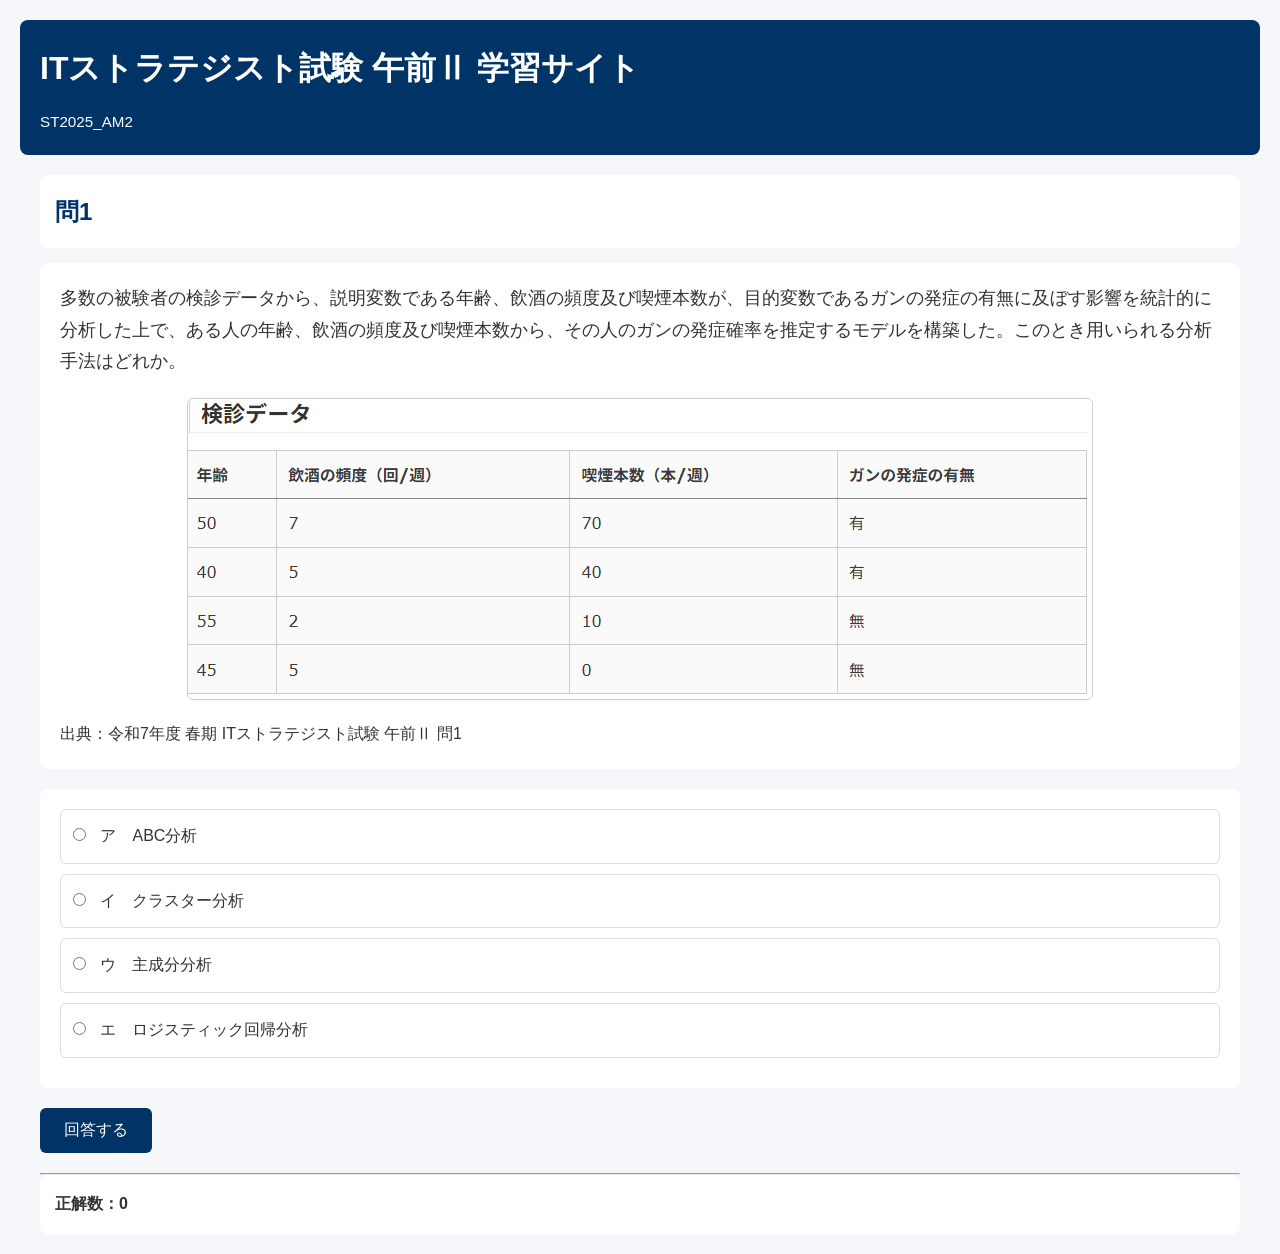
<file: STQuiz/index.html>
﻿<!DOCTYPE html>
<html lang="ja">

<head>
    <meta charset="UTF-8">
    <meta name="viewport" content="width=device-width, initial-scale=1.0">

    <title>IPA試験勉強 学習サイト</title>

    <link rel="stylesheet" href="css/style.css" >

</head>

<body>

    <header>
        <h1>ITストラテジスト試験 午前Ⅱ 学習サイト</h1>

        <div id="examInfo"></div>
        
    </header>

    <main>

        <!-- 問題番号 -->
        <section class="question-header">
            <h2 id="questionNo">問1</h2>
        </section>

        <!-- 問題文 -->
        <section class="question-area">

            <div id="questionText">
                問題を読み込み中...
            </div>

            <!-- 図表 -->
            <div class="image-area">
            </div>

            <div id="sourceArea"></div>

        </section>

        <!-- 選択肢 -->
        <section class="choice-area">

            <form id="answerForm">

                <label class="choice">
                    <input type="radio" name="answer" value="ア">
                    <span id="choiceA"></span>
                </label>

                <label class="choice">
                    <input type="radio" name="answer" value="イ">
                    <span id="choiceI"></span>
                </label>

                <label class="choice">
                    <input type="radio" name="answer" value="ウ">
                    <span id="choiceU"></span>
                </label>

                <label class="choice">
                    <input type="radio" name="answer" value="エ">
                    <span id="choiceE"></span>
                </label>

            </form>

        </section>

        <!-- ボタン -->
        <section class="button-area">

            <button id="answerBtn">
                回答する
            </button>

            <button id="nextBtn" style="display:none;">
                次の問題
            </button>

        </section>

        <!-- 結果 -->
        <section id="resultArea" style="display:none;">

            <h3>結果</h3>

            <div id="judge"></div>

            <p>
                <strong>正解：</strong>
                <span id="correctAnswer"></span>
            </p>

            <p>
                <strong>解説：</strong>
            </p>

            <div id="explanation"></div>

            <div id="wrongChoices"></div>

            <hr>

            <p>
                <strong>カテゴリ：</strong>
                <span id="category"></span>
            </p>

            <p>
                <strong>キーワード：</strong>
                <span id="keywords"></span>
            </p>

            <p>
                <strong>シラバス：</strong>
                <span id="syllabus"></span>
            </p>

            <p>
                <strong>暗記ポイント：</strong>
                <span id="memorize"></span>
            </p>

        </section>

    </main>

    <footer>

        <hr>

        <div id="scoreArea">
            正解数：0
        </div>

    </footer>

<script src="js/storage.js"></script>
<script src="js/ui.js"></script>
<script src="js/quiz.js"></script>
<script src="js/app.js"></script>

</body>

</html>
</file>
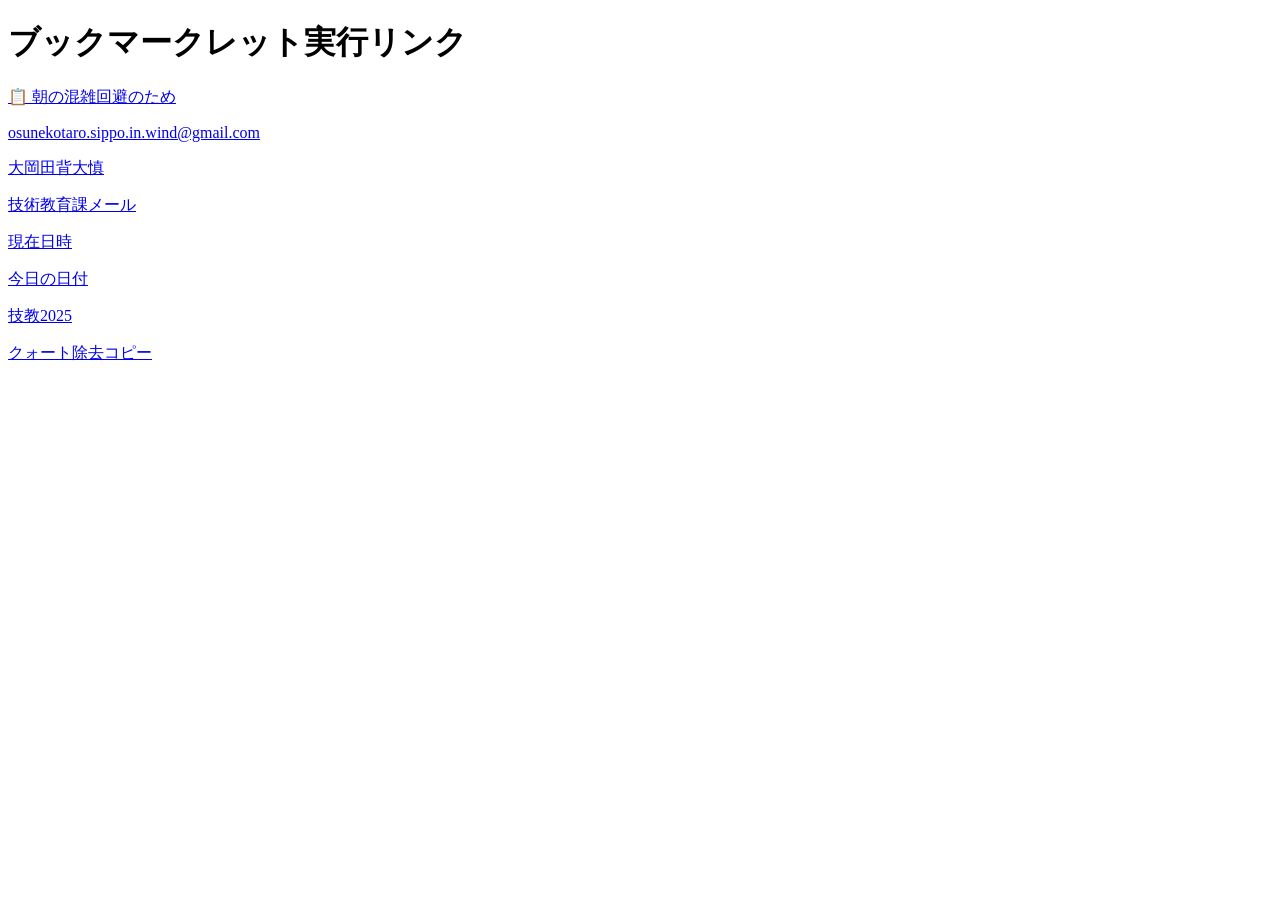
<file: bookmarklet.html>
<!DOCTYPE html>
<html lang="ja">
<head>
  <meta charset="UTF-8">
  <title>ブックマークレットテスト</title>
</head>
<body>
  <h1>ブックマークレット実行リンク</h1>
  <p>
    <a href="javascript:(function()%7Bvar%20copymsg%20%3D%20'朝の混雑回避のため'%3B%20navigator.clipboard.writeText(copymsg)%3B%20alert('クリップボードにコピーしました：%5Cn'%20%2B%20copymsg)%3B%7D)()%3B">
      📋 朝の混雑回避のため
    </a>
  </p>

  <p>
    <a href="javascript:(function()%7Bvar%20copymsg%20%3D%20'osunekotaro.sippo.in.wind@gmail.com'%3B%20navigator.clipboard.writeText(copymsg)%3B%20alert('クリップボードにコピーしました：%5Cn'%20%2B%20copymsg)%3B%7D)()%3B">
         osunekotaro.sippo.in.wind@gmail.com
    </a>
  </p>

  <p>
    <a href="javascript:(function()%7Bvar%20copymsg%20%3D%20'Okada16Makoto'%3B%20navigator.clipboard.writeText(copymsg)%3B%20alert('クリップボードにコピーしました：%5Cn'%20%2B%20copymsg)%3B%7D)()%3B">
         大岡田背大慎
    </a>
  </p>

  <p>
    <a href="javascript:(function()%7Bvar%20copymsg%20%3D%20'
gikyou@alsok.co.jp
'%3B%20navigator.clipboard.writeText(copymsg)%3B%20alert('クリップボードにコピーしました：%5Cn'%20%2B%20copymsg)%3B%7D)()%3B">
         技術教育課メール
    </a>
  </p>

  <p>
    <a href="
javascript:%28function%28%29%20%7B%20var%20now%20%3D%20new%20Date%28%29%3B%20var%20year%20%3D%20now.getFullYear%28%29%3B%20var%20month%20%3D%20%28%270%27%20%2B%20%28now.getMonth%28%29%20%2B%201%29%29.slice
%28-2%29%3B%20var%20day%20%3D%20%28%270%27%20%2B%20now.getDate%28%29%29.slice%28-2%29%3B%20var%20hours%20%3D%20%28%270%27%20%2B%20now.getHours%28%29%29.slice%28-2%29%3B%20var%20minutes%20%3D%20%28%270%27%2
0%2B%20now.getMinutes%28%29%29.slice%28-2%29%3B%20var%20seconds%20%3D%20%28%270%27%20%2B%20now.getSeconds%28%29%29.slice%28-2%29%3B%20var%20dateStr%20%3D%20year%20%2B%20month%20%2B%20day%20%2B%20%27_%27%20
%2B%20hours%20%2B%20minutes%20%2B%20seconds%3B%20navigator.clipboard.writeText%28dateStr%29%3B%20alert%28%27%E7%8F%BE%E5%9C%A8%E6%97%A5%E6%99%82%E3%82%92%E3%82%AF%E3%83%AA%E3%83%83%E3%83%97%E3%83%9C%E3%83%
BC%E3%83%89%E3%81%AB%E3%82%B3%E3%83%94%E3%83%BC%E3%81%97%E3%81%BE%E3%81%97%E3%81%9F%EF%BC%9A%27%20%2B%20dateStr%29%3B%20%7D%29%28%29%3B
">
         現在日時
    </a>
  </p>

  <p>

  <p>
    <a href="
javascript:%28%20function%28%29%20%7B%20var%20today%20%3D%20new%20Date%28%29%3B%20var%20year%20%3D%20today.getFullYear%28%29%3B%20var%20month%20%3D%20%28%220%22%20%2B%20%28today.getMonth%28%29%20%2B%201%29%29.slice%28-2%29%3B%20var%20day%20%3D%20%28%220%22%20%2B%20today.getDate%28%29%29.slice%28-2%29%3B%20var%20formattedDate%20%3D%20year%20%2B%20month%20%2B%20day%3B%20navigator.clipboard.writeText%28formattedDate%29%3B%20alert%28%27%E4%BB%8A%E6%97%A5%E3%81%AE%E6%97%A5%E4%BB%98%E3%82%92%E3%82%AF%E3%83%AA%E3%83%83%E3%83%97%E3%83%9C%E3%83%BC%E3%83%89%E3%81%AB%E3%82%B3%E3%83%94%E3%83%BC%E3%81%97%E3%81%BE%E3%81%97%E3%81%9F%EF%BC%9A%27%20%2B%20formattedDate%29%3B%20%7D%20%29%20%28%29%3B
">
         今日の日付
    </a>
  </p>


  <p>
    <a href="
javascript:%28%20function%28%29%20%7B%20var%20copybuf%20%3D%20%27%E6%8A%80%E6%95%992025%27%3B%20navigator.clipboard.writeText%28copybuf%29%3B%20alert%28%27%E3%82%AF%E3%83%AA%E3%83%83%E3%83%97%E3%83%9C%E3%83%BC%E3%83%89%E3%81%AB%E3%82%B3%E3%83%94%E3%83%BC%E3%81%97%E3%81%BE%E3%81%97%E3%81%9F%EF%BC%9A%27%20%2B%20copybuf%29%3B%20%7D%20%29%20%28%29%3B
">
         技教2025
    </a>
  </p>

  <p>
<a href='javascript:(async () =&gt; { try {  const text = await navigator.clipboard.readText();  const cleaned = text.trim();  const trimmed = cleaned.startsWith(`"`) &amp;&amp; cleaned.endsWith(`"`)   ? cleaned.slice(1, -1)   : cleaned;  await navigator.clipboard.writeText(trimmed);  alert("ダブルクォーテーションを除去して再コピーしました:\n\n" + trimmed); } catch (e) {  alert("クリップボードの操作に失敗しました。\nブラウザの設定やHTTPS環境を確認してください。"); }})();'>クォート除去コピー</a>
  </p>


</body>
</html>
</file>
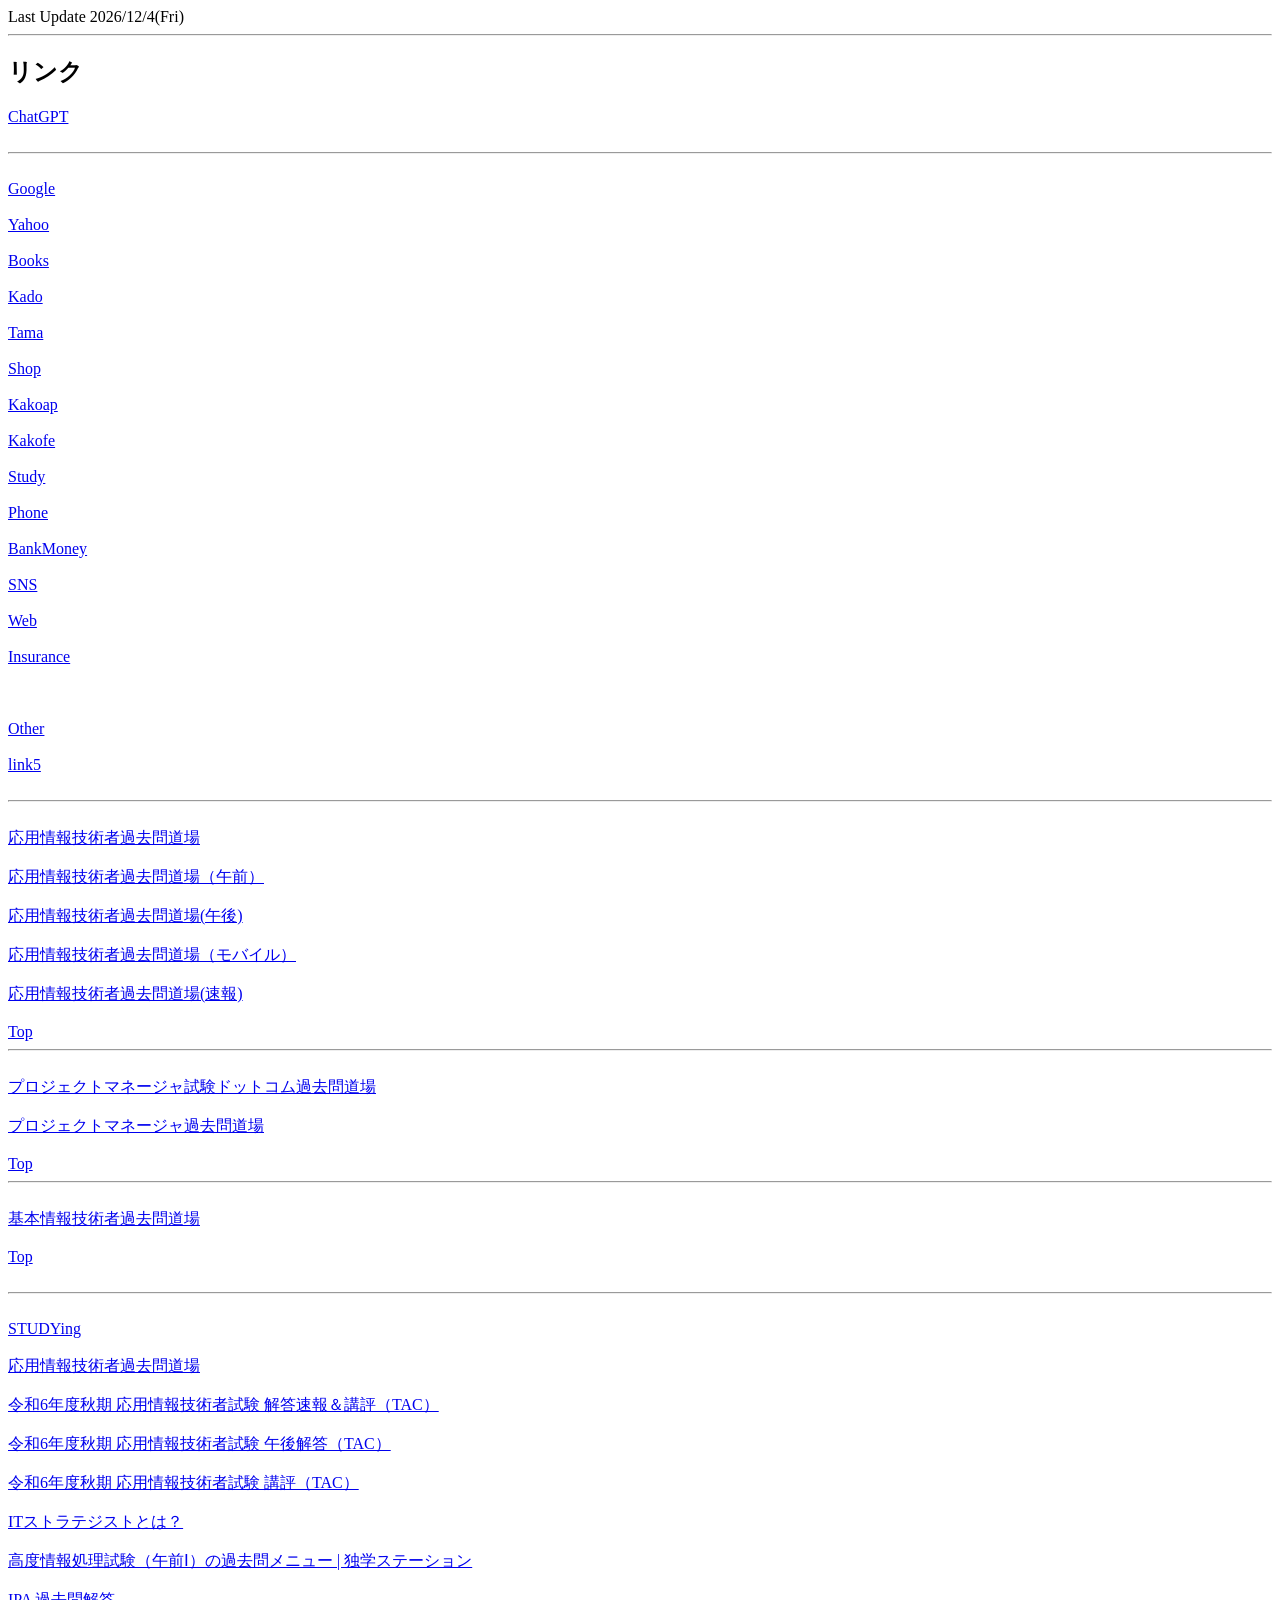
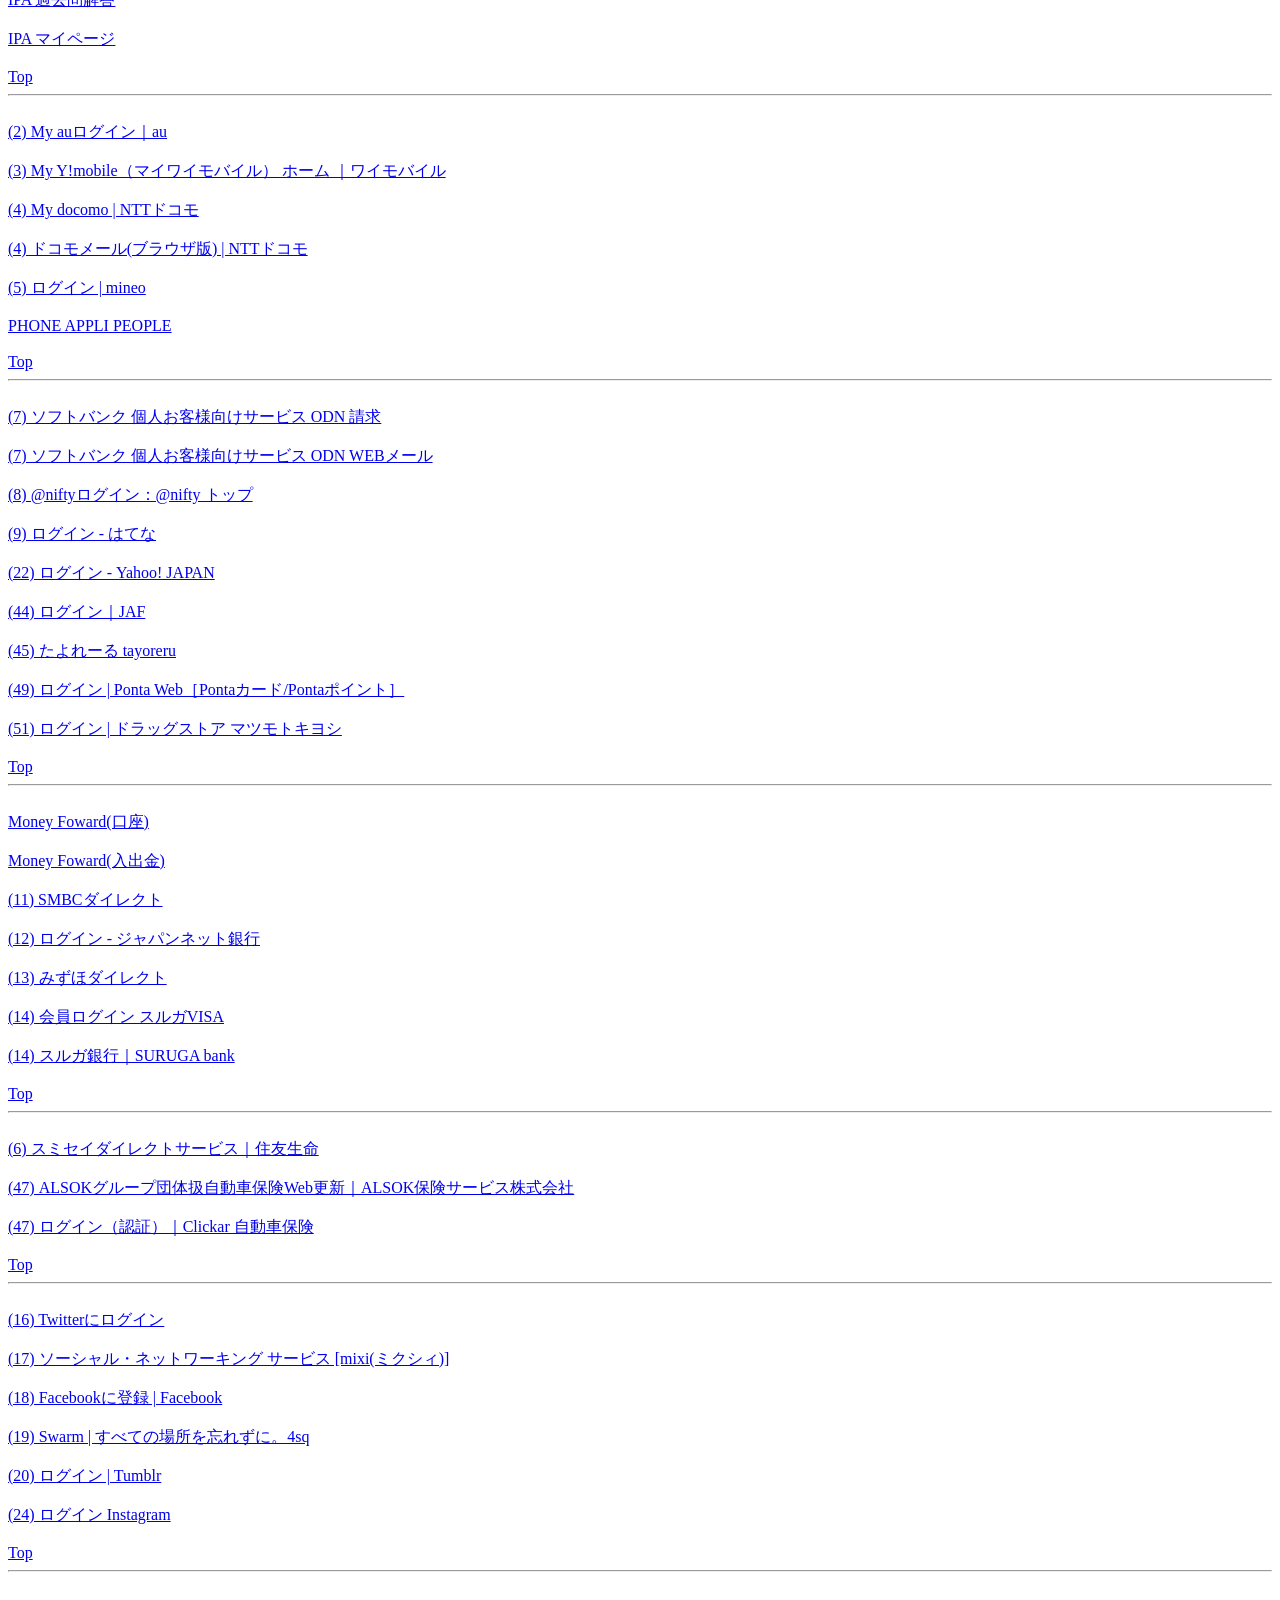
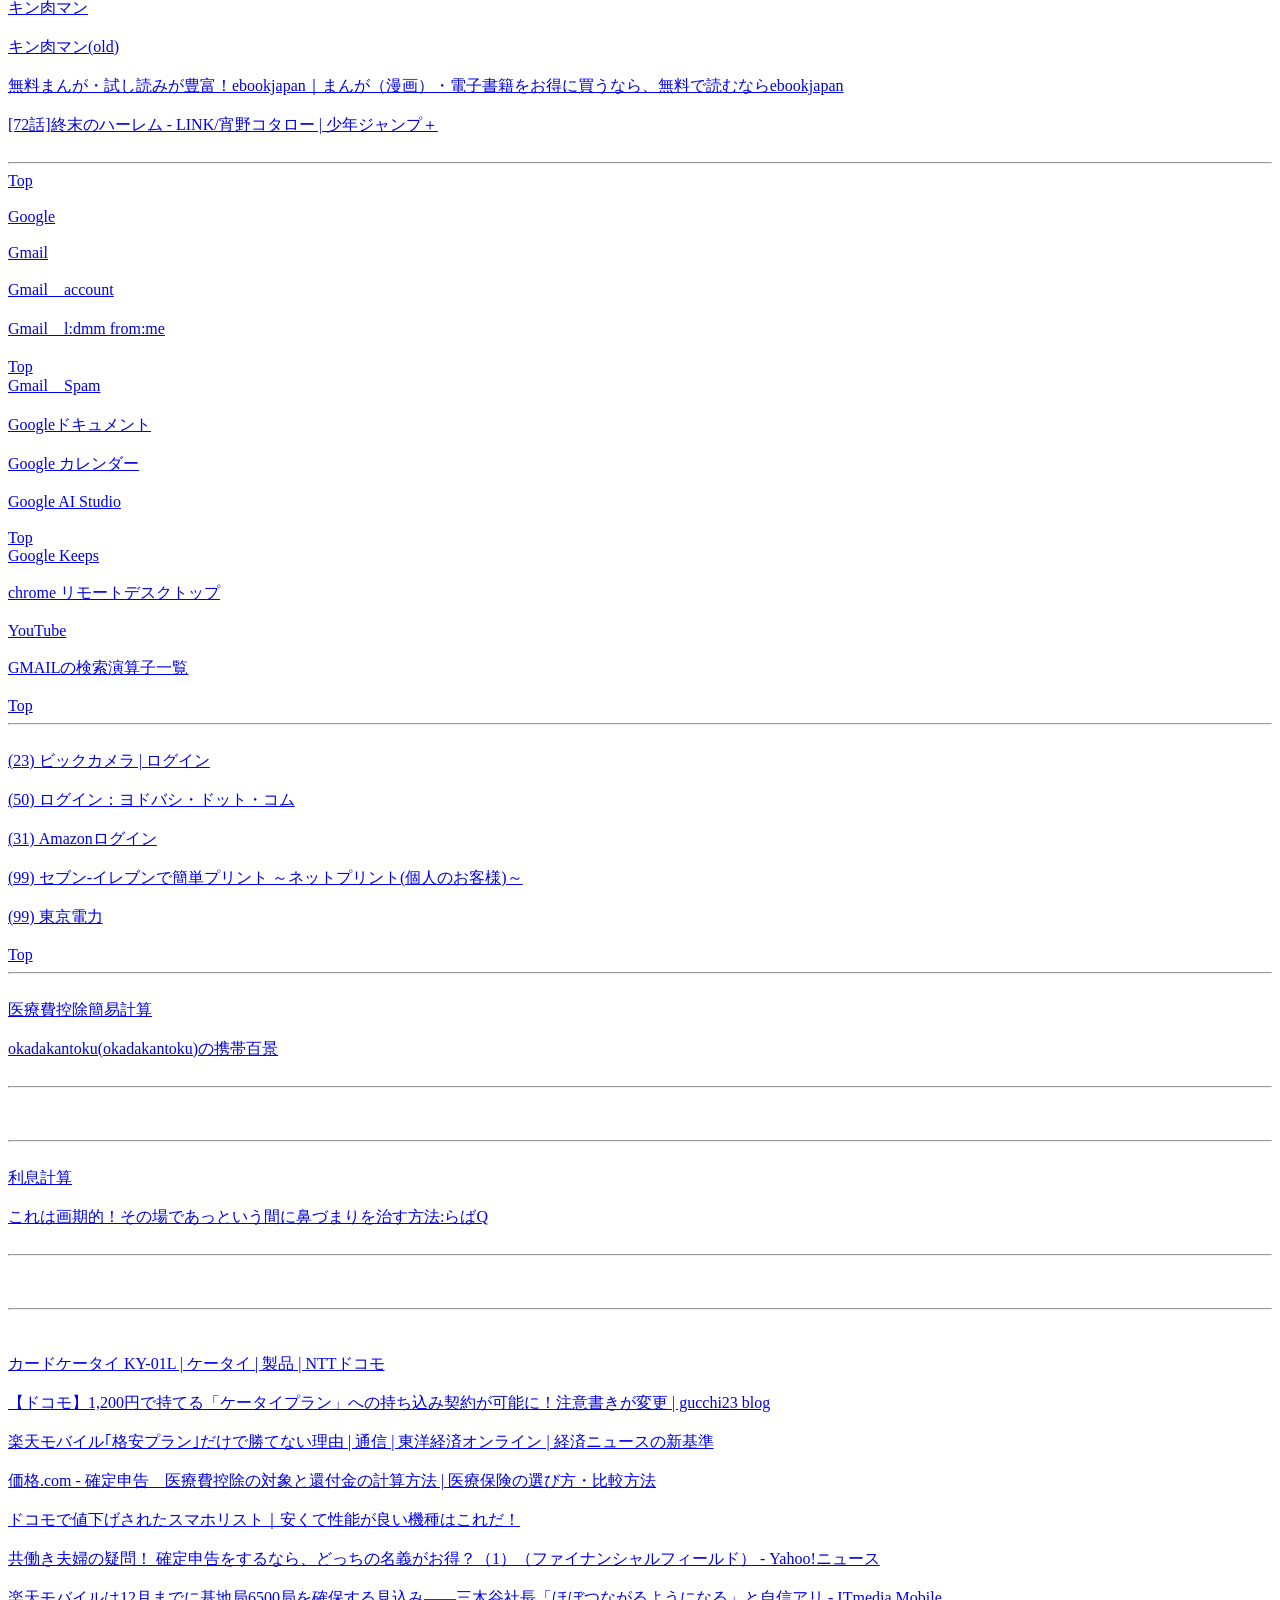
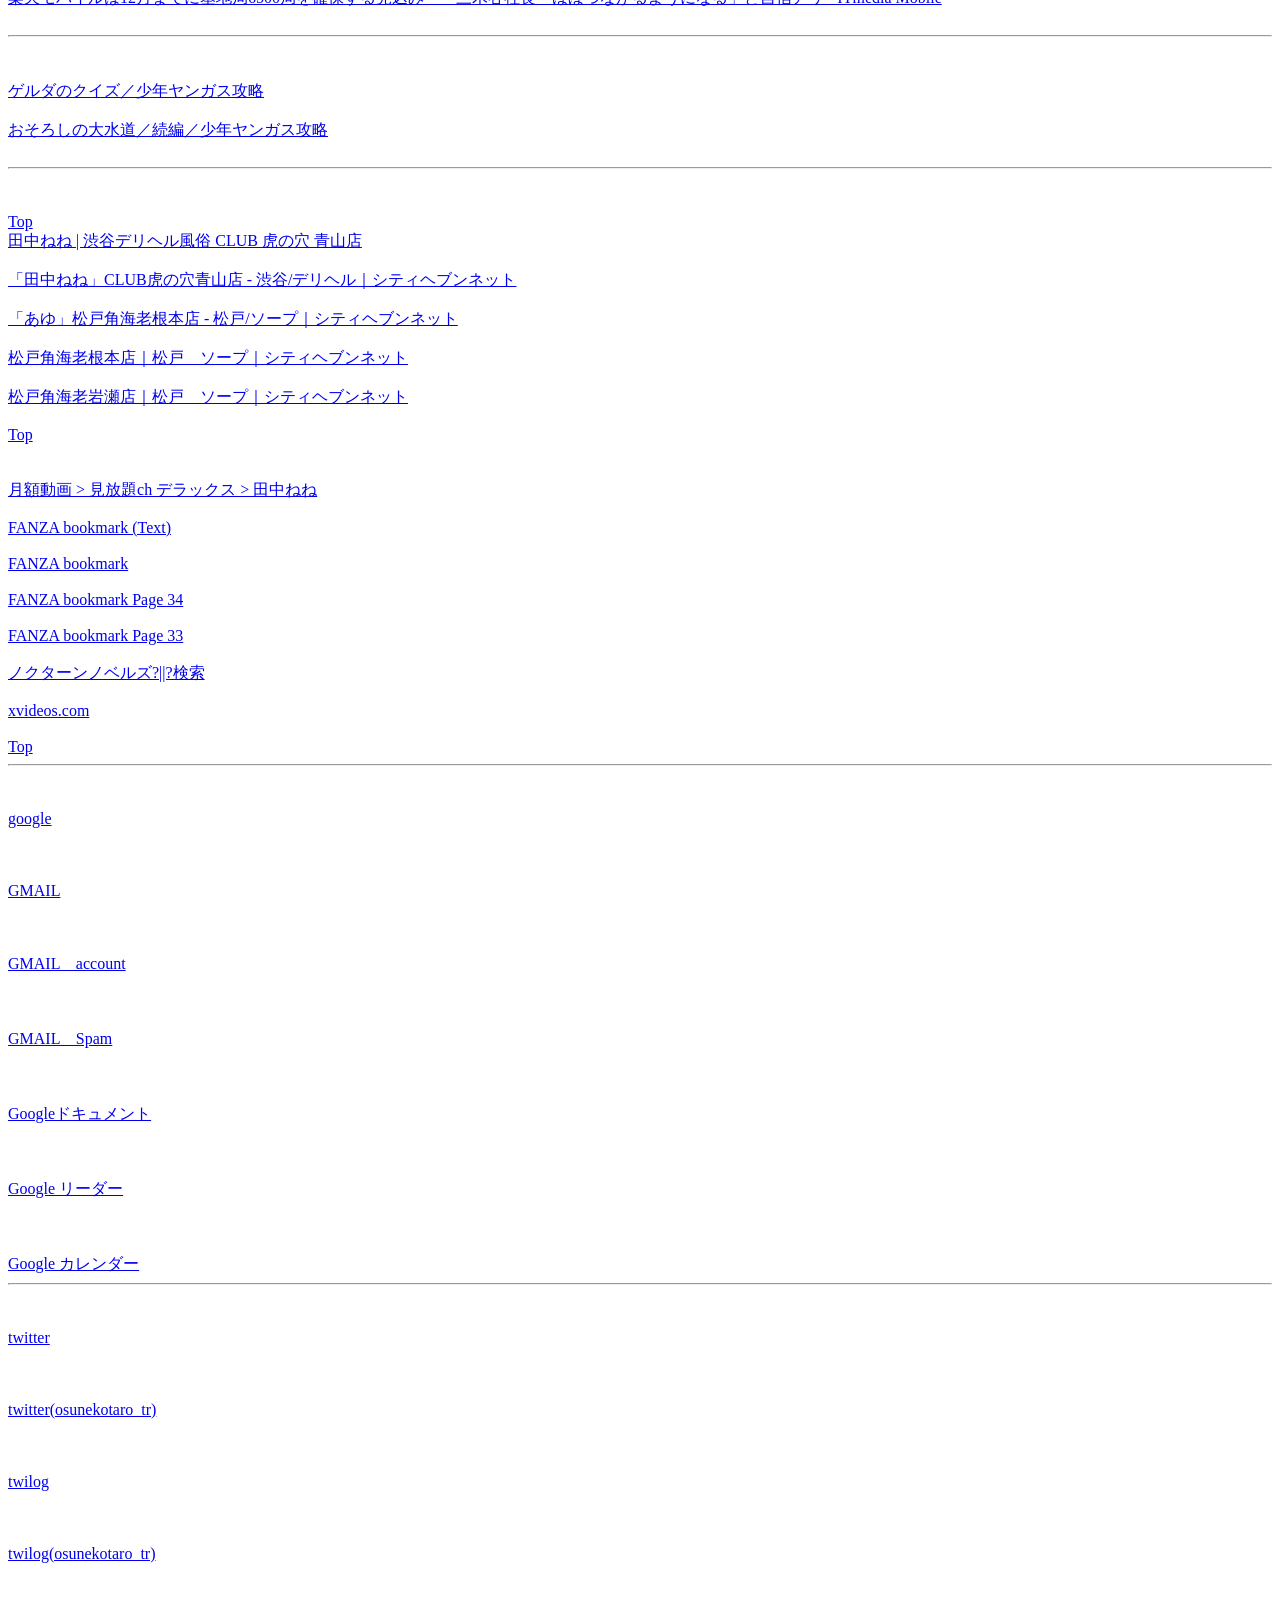
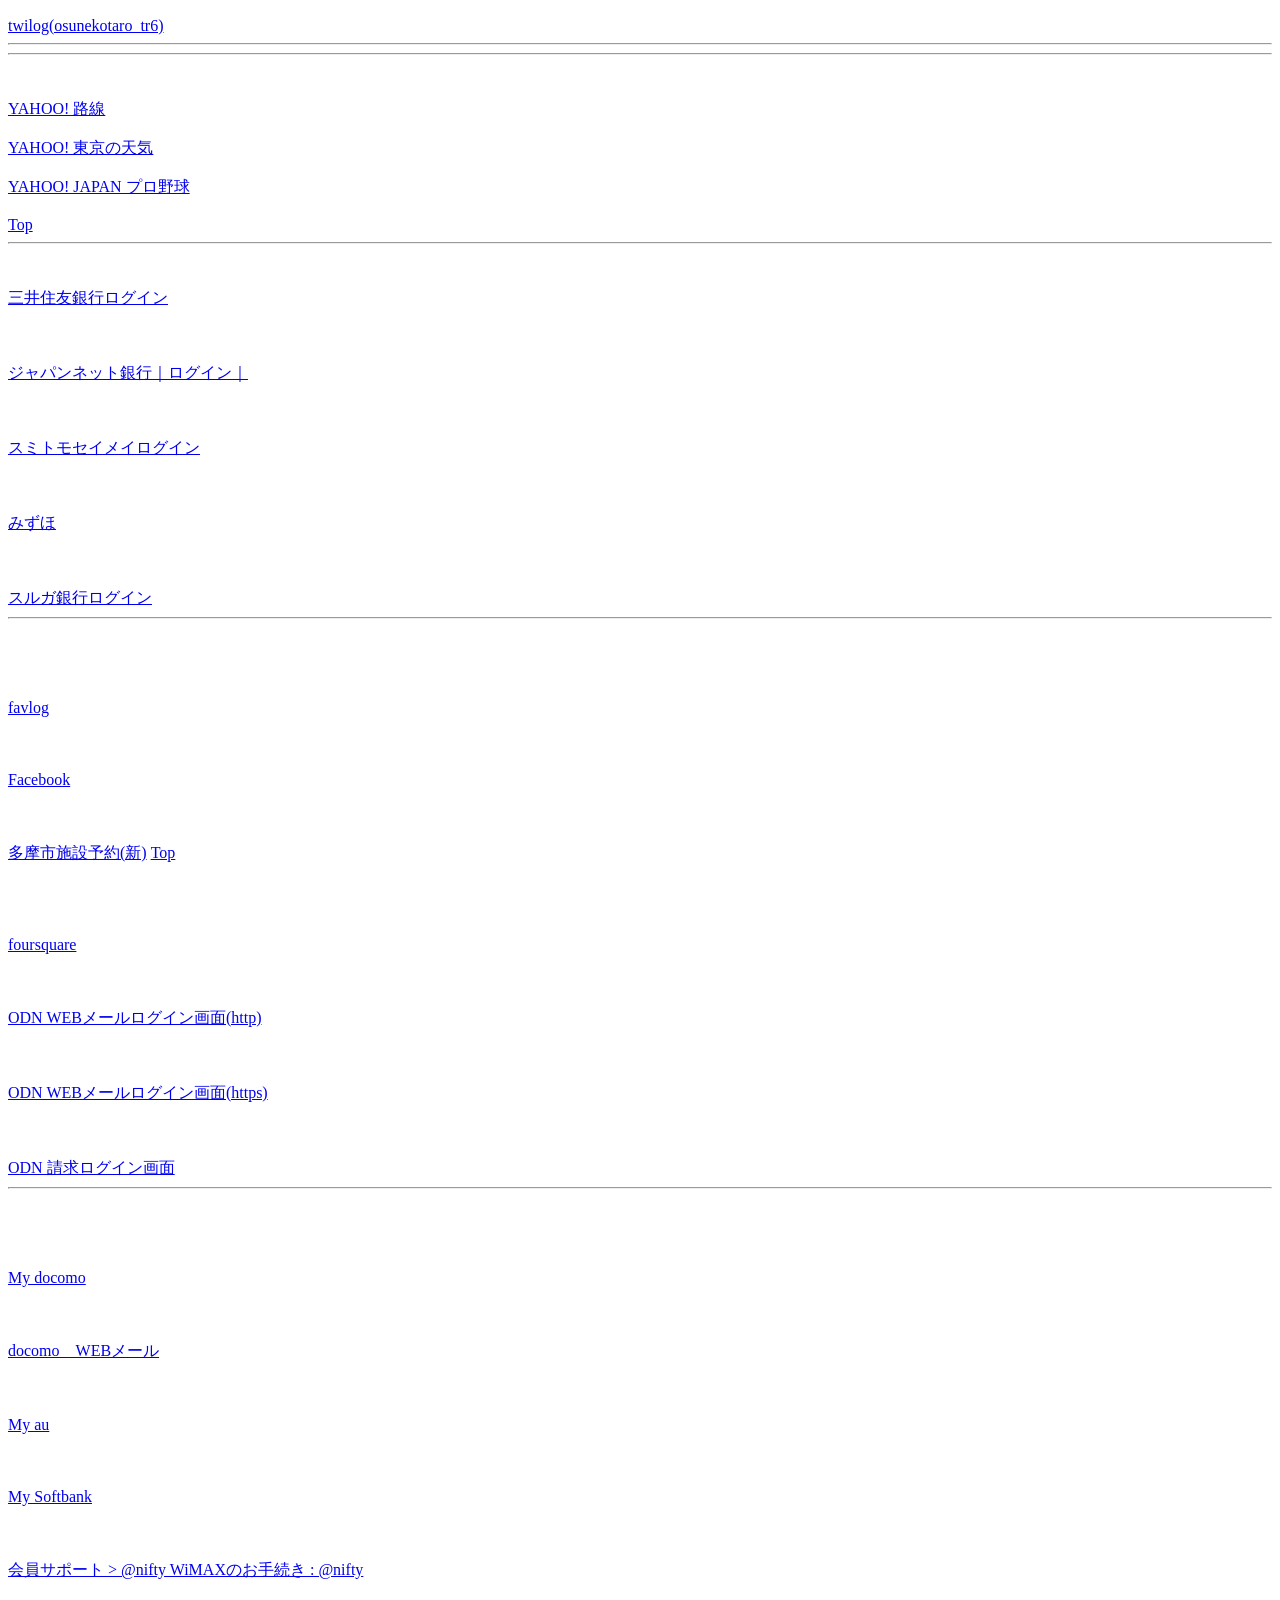
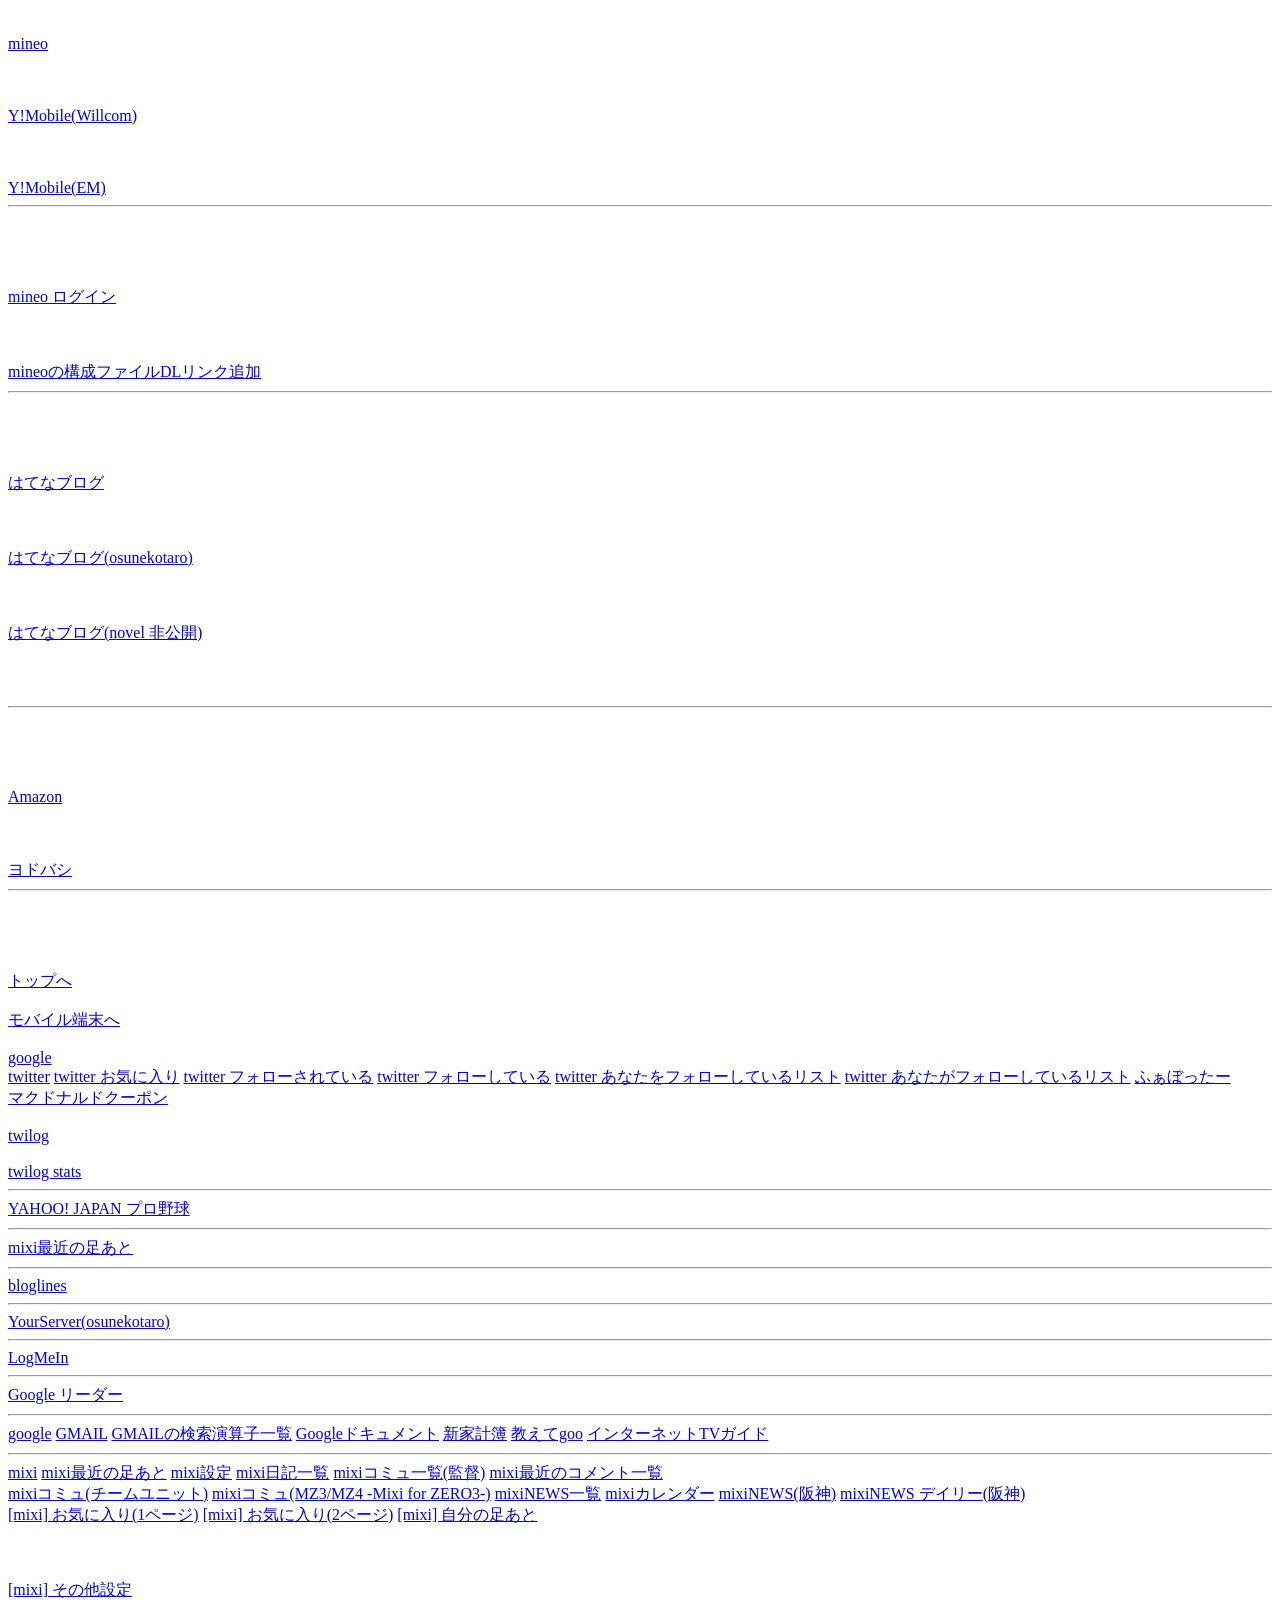
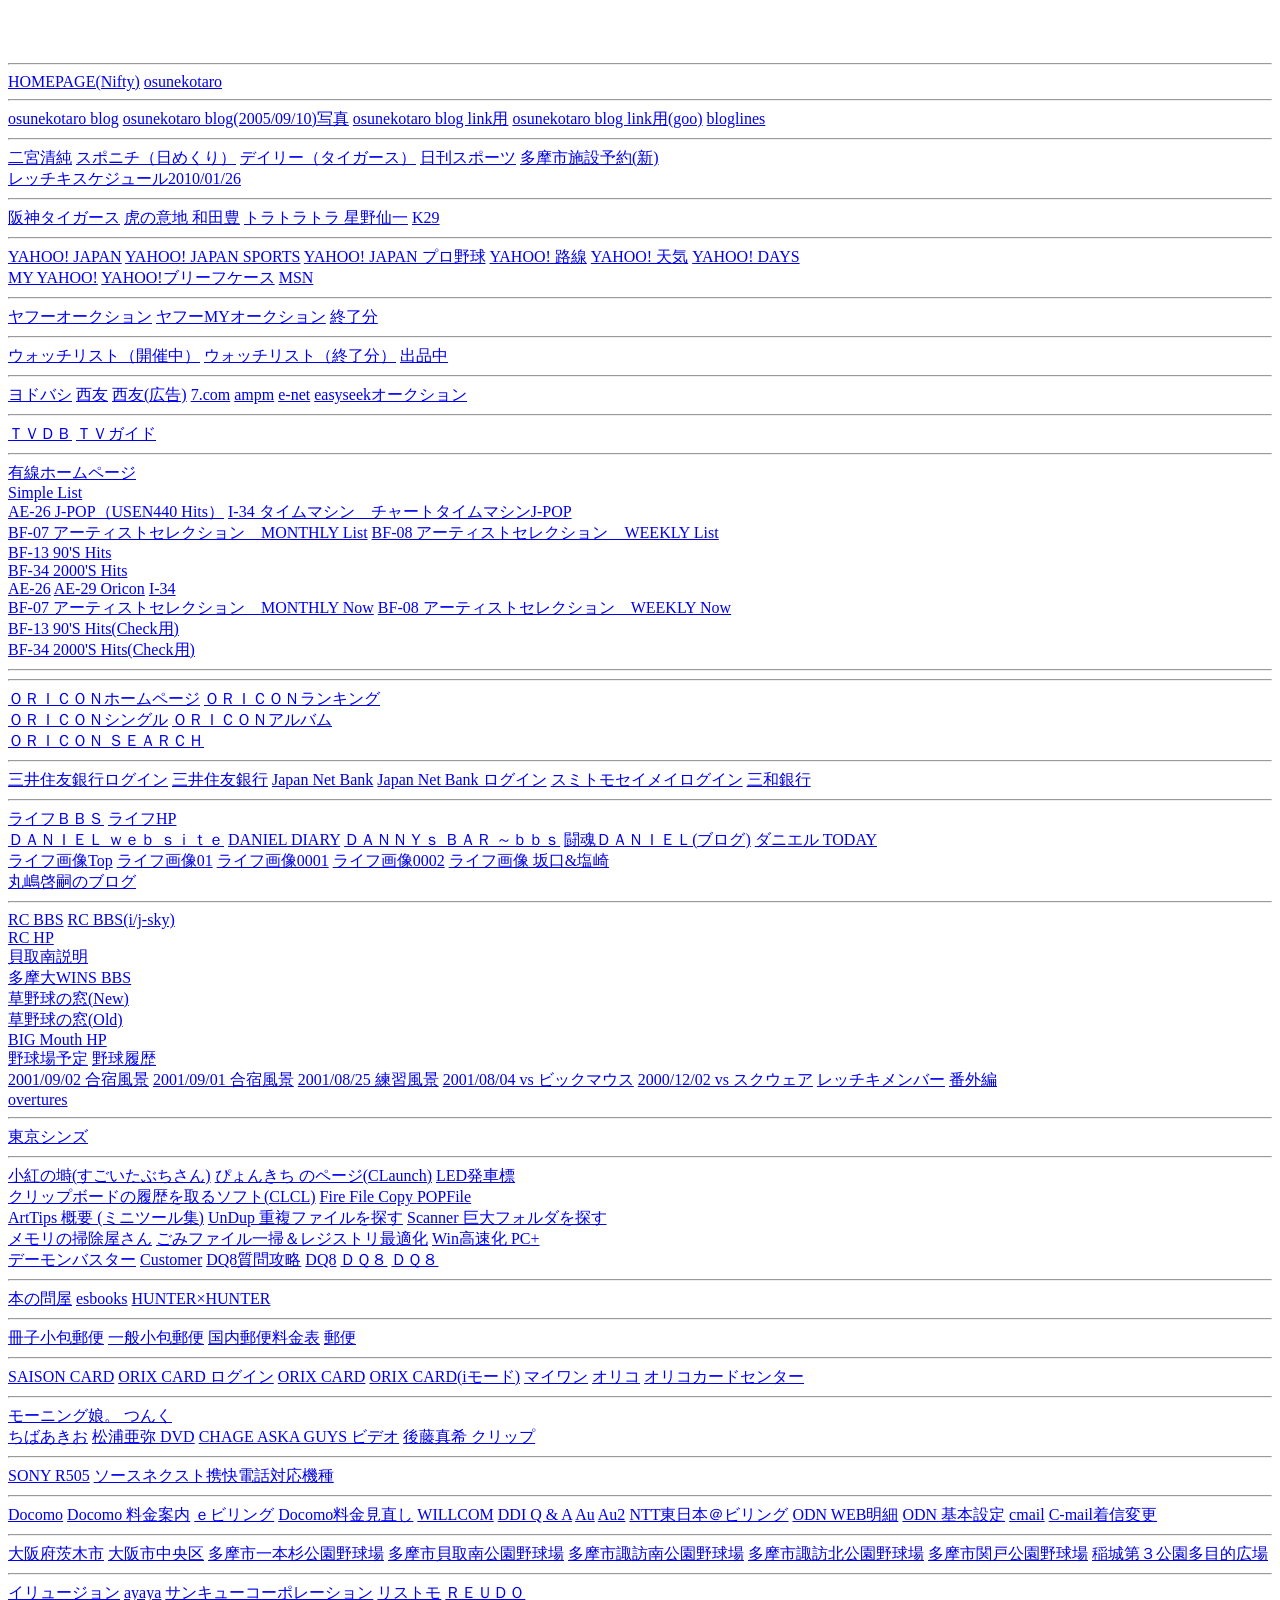
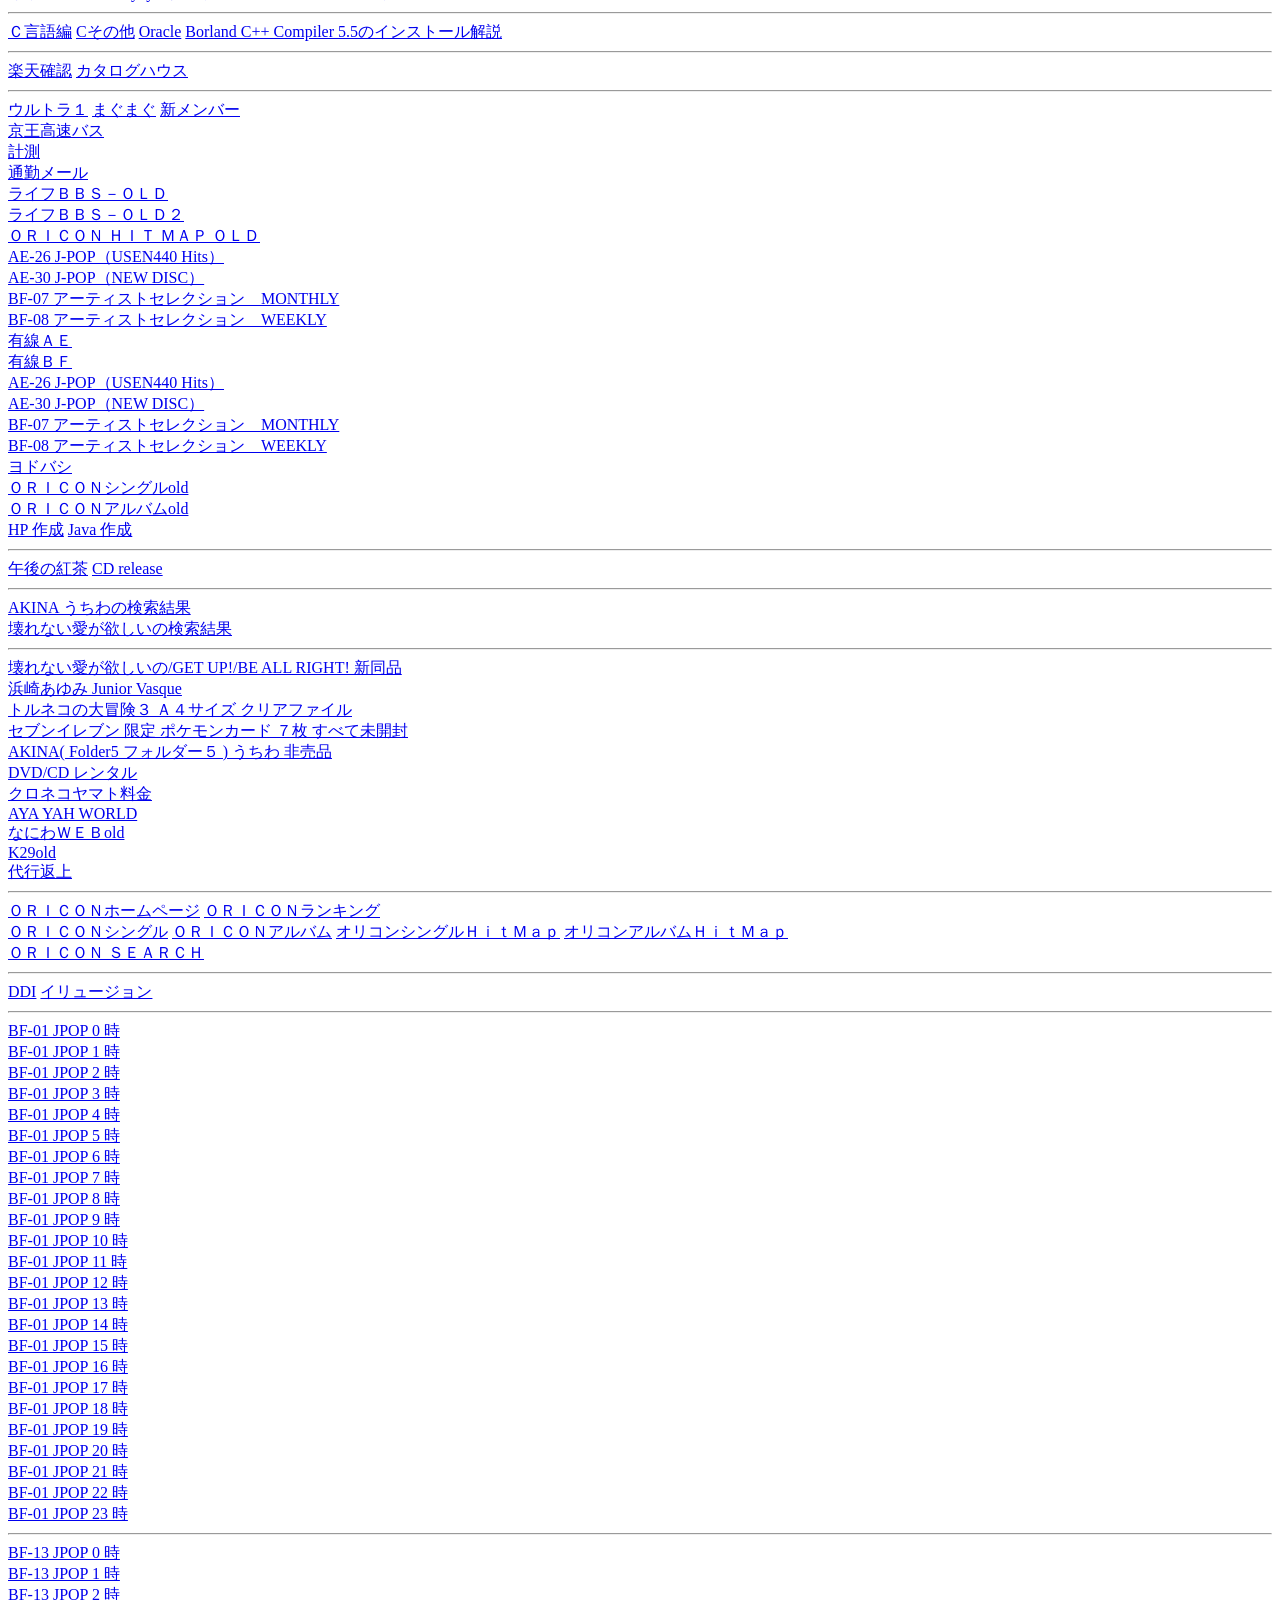
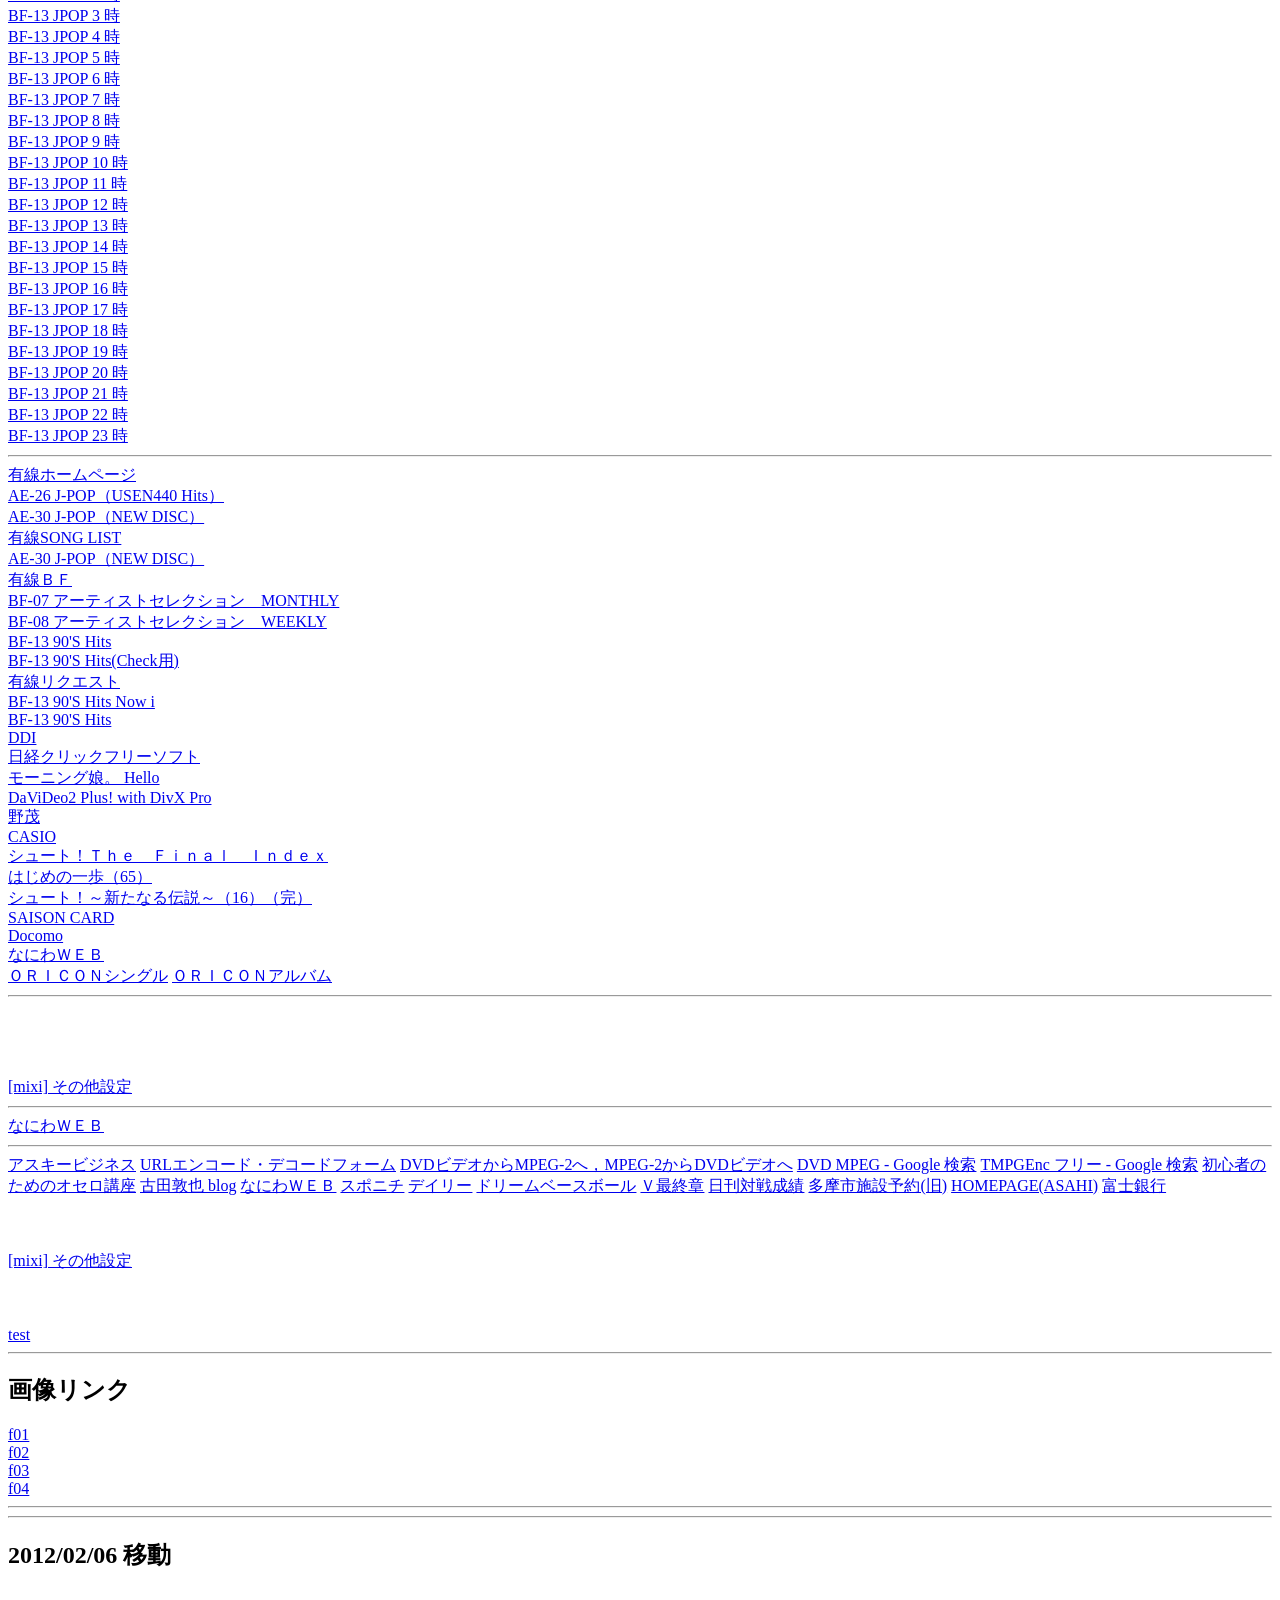
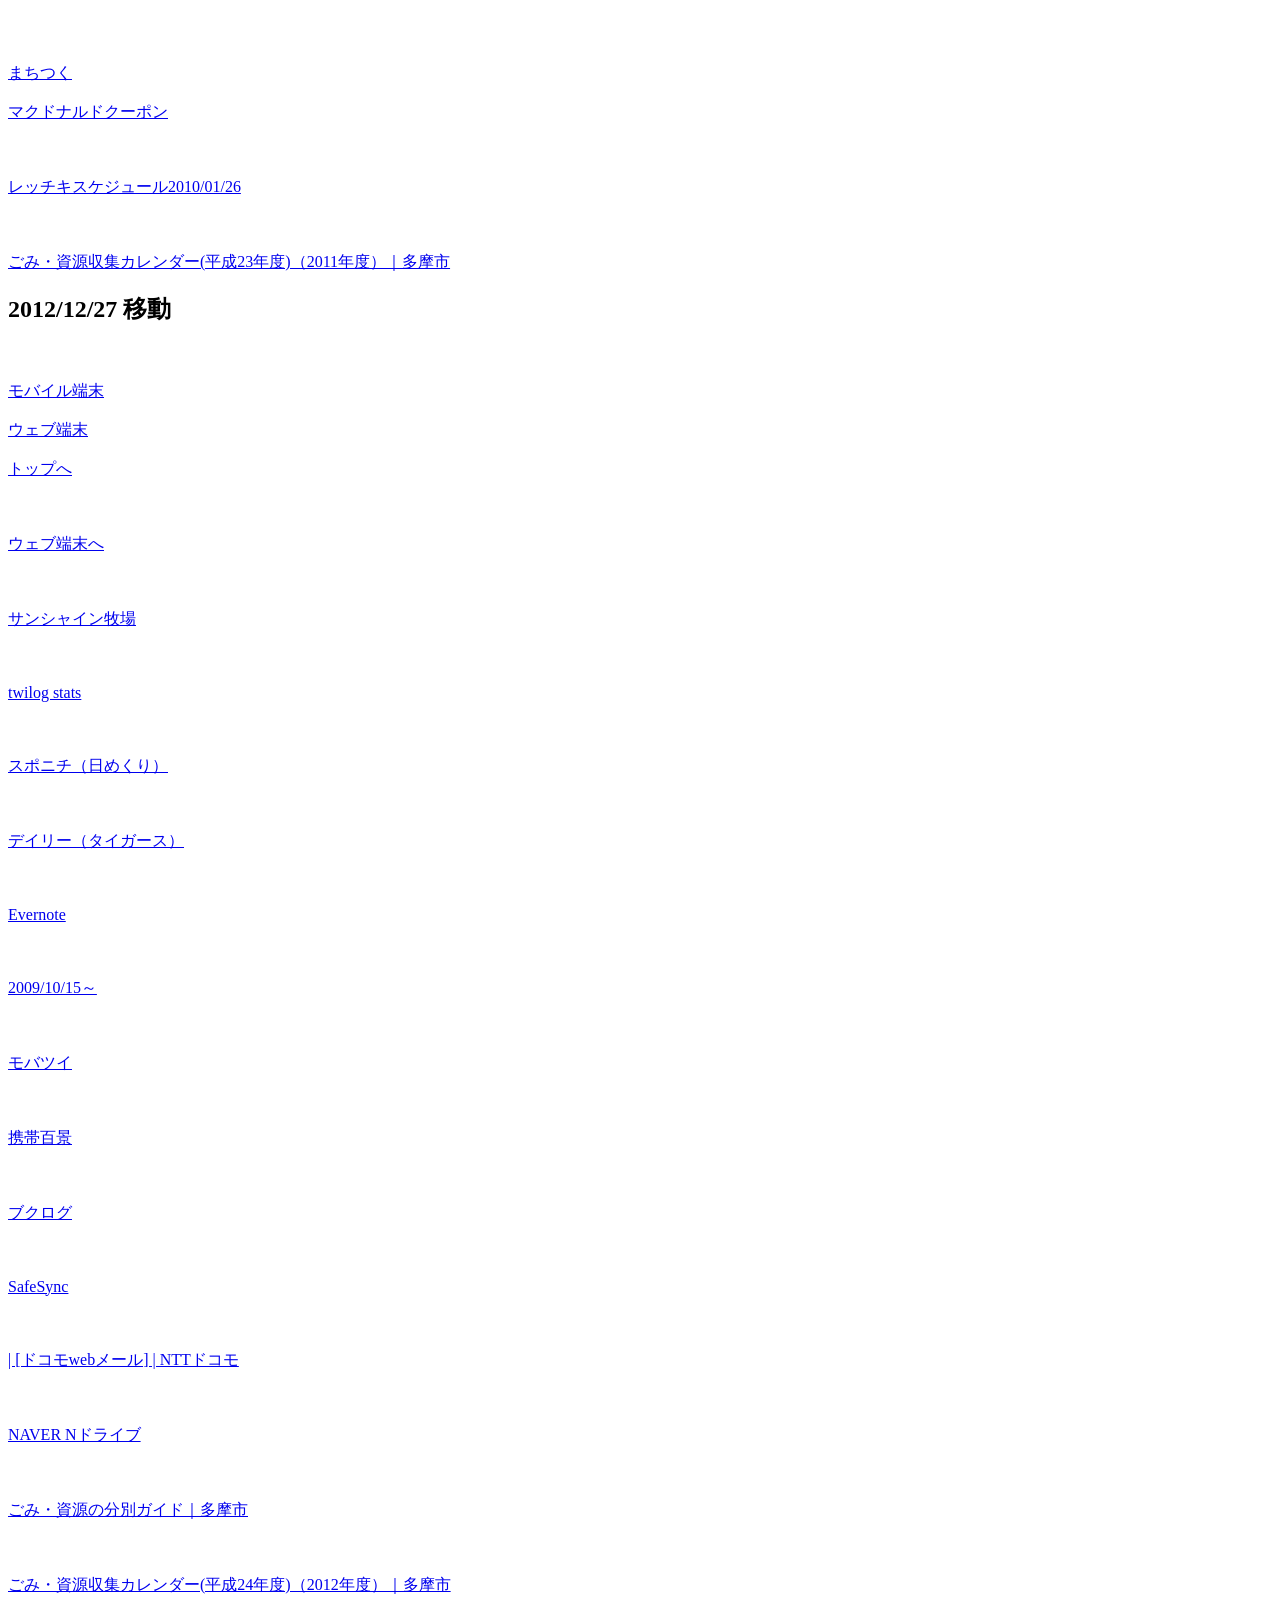
<file: link5.html>
<HEAD>

<TITLE>link5</TITLE>

<meta http-equiv="Content-Type" content="text/html; charset=Shift_JIS">


<SCRIPT LANGUAGE="JavaScript">

function writeModified() {



// �u���E�U���̐ݒ�

ie =(navigator.appName=='Microsoft Internet Explorer');

nn =(navigator.appName=='Netscape');

mac=(navigator.appVersion.indexOf('Mac')!=-1);

ver=parseInt(navigator.appVersion);

if(ie && ver==4)

  ver = parseInt(

          navigator.appVersion.substring

            (navigator.appVersion.indexOf('MSIE ')+5)

          );



// �j���̔z������

week = new Week();

function Week(){

  var i=0;

  this[i++]='Sun'; this[i++]='Mon'; this[i++]='Tue';

  this[i++]='Wed'; this[i++]='Thu'; this[i++]='Fri';

  this[i++]='Sat';

}



// �ŏI�X�V���̓��t���Z�o����

function updateDate(){

  var lm = document.lastModified;

  var lmDate;



  if(ie && ver<4){

    // IE4 ���O�̃u���E�U�� parse �ł��Ȃ�

    var i,j,nm;

    i=lm.indexOf(' ',0); j=lm.indexOf(' ',i+1);

    nm ='' +lm.substring(i+1,j);

    i=lm.indexOf(' ',j); j=lm.indexOf(' ',i+1);

    nm+='/'+lm.substring(i+1,j);

    i=lm.indexOf(' ',j); j=lm.indexOf(' ',i+1);

    nm+='/'+lm.substring(j+1,lm.length)

       +' '+lm.substring(i+1,j);

    lmDate = new Date(Date.parse(nm));

  } else {

    var p,pd=Date.parse(document.lastModified);

    if(!pd && (p=document.lastModified.indexOf(' JST'))!=-1){

    // Linux�� NN4 �ł� 'JST' �t���̕������ parse �ł��Ȃ�

      pd=Date.parse(document.lastModified.substring(0,p));

    }

    lmDate = new Date(pd);

  }

  // �N���� getFullYear ���\�b�h������΁A������g�p����

  var y=lmDate.getFullYear?

          lmDate.getFullYear():lmDate.getYear();

  // Y2K���̕␳������

  var oy=y;

  if(y< 100) y+=1900;

  if(y<1980) y+= 100;

  if(oy!=y) lmDate.setYear(y);

  if(ie && ver<5 && navigator.appVersion.indexOf('MSIE 5')==-1){

    // IE4�ȑO�̃u���E�U�͒n�扻�̍l���������Ă���̂ŕ␳����

    lmDate.setTime(

      lmDate.getTime()-lmDate.getTimezoneOffset()*60*1000);

  }

  else if(mac && !ie && ver==4){

    // Mac�� NN4���n�扻�̍l���������Ă���̂ŕ␳����

    // �A���AgetTimezoneOffset �̖߂�l�̃t�H�[�}�b�g���قȂ�I

    var tz=lmDate.getTimezoneOffset();

    lmDate.setTime(

      lmDate.getTime()+(parseInt(tz/100)*60+tz%100)*60*1000);

  }

  // �Z�o�����ŏI�X�V���𕶎���ɐ��`���Ė߂�

  return y+'/'+(lmDate.getMonth()+1)+'/'+lmDate.getDate()

        +'('+week[lmDate.getDay()]+') ';

}

// �ŏI�X�V�����o�͂���

document.write('Last Update '+updateDate());



}

</SCRIPT>







</HEAD>

<BODY>

<!-�،�����-!>

<SCRIPT>

writeModified()

</SCRIPT>

<BR>

<A NAME="Top"></A>

<HR>



<A NAME="link"></A>

<H2>�����N</H2>

<A HREF="
https://chat.openai.com/chat
" target="_blank">
ChatGPT
</A>

<BR>
<BR>


<!- ----------------------------------------------- -!>

<!- ���o�C���[���Ŏg�����߂̃����N �������� -!>

<A NAME="Mobile"></A>

<!- ----------------------------------------------- -!>
<HR>
<A NAME="Menu"></A>
<BR>

<!- ----------------------------------------------- -!>
<!- (1) -!>
<!- ----------------------------------------------- -!>
<A HREF="
http://osunekotaro.o.oo7.jp/link5.html#
Google
">
Google
<BR>
<BR>

<!- ----------------------------------------------- -!>
<!- (2) -!>
<!- ----------------------------------------------- -!>
<A HREF="
http://osunekotaro.o.oo7.jp/link5.html#
Yahoo
">
Yahoo
<BR>
<BR>

<!- ----------------------------------------------- -!>
<!- (3) -!>
<!- ----------------------------------------------- -!>
<A HREF="
http://osunekotaro.o.oo7.jp/link5.html#
Books
">
Books
<BR>
<BR>

<!- ----------------------------------------------- -!>
<!- (4) -!>
<!- ----------------------------------------------- -!>
<A HREF="
http://osunekotaro.o.oo7.jp/link5.html#
Kado
">
Kado
<BR>
<BR>

<!- ----------------------------------------------- -!>
<!- (6) -!>
<!- ----------------------------------------------- -!>
<A HREF="
http://osunekotaro.o.oo7.jp/link5.html#
Tama
">
Tama
<BR>
<BR>

<!- ----------------------------------------------- -!>
<!- (7) -!>
<!- ----------------------------------------------- -!>
<A HREF="
http://osunekotaro.o.oo7.jp/link5.html#
Shop
">
Shop
<BR>
<BR>

<!- ----------------------------------------------- -!>
<!- (13) -!>
<!- ----------------------------------------------- -!>
<A HREF="
http://osunekotaro.o.oo7.jp/link5.html#
Kakoap
">
Kakoap
<BR>
<BR>


<!- ----------------------------------------------- -!>
<!- (13) -!>
<!- ----------------------------------------------- -!>
<A HREF="
http://osunekotaro.o.oo7.jp/link5.html#
Kakofe
">
Kakofe
<BR>
<BR>


<!- ----------------------------------------------- -!>
<!- (13) -!>
<!- ----------------------------------------------- -!>
<A HREF="
http://osunekotaro.o.oo7.jp/link5.html#
Study
">
Study
<BR>
<BR>


<!- ----------------------------------------------- -!>
<!- (8) -!>
<!- ----------------------------------------------- -!>
<A HREF="
http://osunekotaro.o.oo7.jp/link5.html#
Phone
">
Phone
<BR>
<BR>

<!- ----------------------------------------------- -!>
<!- (9) -!>
<!- ----------------------------------------------- -!>
<A HREF="
http://osunekotaro.o.oo7.jp/link5.html#
BankMoney
">
BankMoney
<BR>
<BR>

<!- ----------------------------------------------- -!>
<!- (10) -!>
<!- ----------------------------------------------- -!>
<A HREF="
http://osunekotaro.o.oo7.jp/link5.html#
SNS
">
SNS
<BR>
<BR>

<!- ----------------------------------------------- -!>
<!- (11) -!>
<!- ----------------------------------------------- -!>
<A HREF="
http://osunekotaro.o.oo7.jp/link5.html#
Web
">
Web
<BR>
<BR>

<!- ----------------------------------------------- -!>
<!- (5) -!>
<!- ----------------------------------------------- -!>
<A HREF="
http://osunekotaro.o.oo7.jp/link5.html#
Insurance
">
Insurance
<BR>
<BR>

<BR>
<BR>

<!- ----------------------------------------------- -!>
<!- (12) -!>
<!- ----------------------------------------------- -!>
<A HREF="
http://osunekotaro.o.oo7.jp/link5.html#
Other
">
Other
<BR>
<BR>

<A HREF="
http://osunekotaro.o.oo7.jp/link5.html
" target="_blank">
link5
</A>

<BR>
<BR>


<HR>
<!- ----------------------------------------------- -!>
<A NAME="Kakoap"></A>
<!- ----------------------------------------------- -!>

<BR>

<A HREF="
https://www.ap-siken.com/
" target="_blank">
���p���Z�p�҉ߋ��⓹��
</A>

<BR>
<BR>


<A HREF="
https://www.ap-siken.com/apkakomon.php
" target="_blank">
���p���Z�p�҉ߋ��⓹��i�ߑO�j
</A>

<BR>
<BR>


<A HREF="
https://www.ap-siken.com/apkakomon_pm.php
" target="_blank">
���p���Z�p�҉ߋ��⓹��(�ߌ�)
</A>

<BR>
<BR>


<A HREF="
https://www.ap-siken.com/s/apkakomon.php
" target="_blank">
���p���Z�p�҉ߋ��⓹��i���o�C���j
</A>

<BR>
<BR>


<A HREF="
https://www.ap-siken.com/s/sokuhou/
" target="_blank">
���p���Z�p�҉ߋ��⓹��(����)
</A>

<BR>
<BR>

<!- ----------------------------------------------- -!>
<A HREF="
http://osunekotaro.o.oo7.jp/link5.html#
Top
">
Top
<BR>
<!- ----------------------------------------------- -!>

<HR>
<!- ----------------------------------------------- -!>
<A NAME="Kakoap"></A>
<!- ----------------------------------------------- -!>

<BR>

<A HREF="
https://www.pm-siken.com/
" target="_blank">
�v���W�F�N�g�}�l�[�W�������h�b�g�R���ߋ��⓹��
</A>

<BR>
<BR>


<A HREF="
https://www.pm-siken.com/pmkakomon.php
" target="_blank">
�v���W�F�N�g�}�l�[�W���ߋ��⓹��
</A>

<BR>
<BR>


<!- ----------------------------------------------- -!>
<A HREF="
http://osunekotaro.o.oo7.jp/link5.html#
Top
">
Top
<BR>
<!- ----------------------------------------------- -!>

<HR>
<!- ----------------------------------------------- -!>
<A NAME="Kakofe"></A>
<!- ----------------------------------------------- -!>

<BR>

<A HREF="
https://www.fe-siken.com/
" target="_blank">
��{���Z�p�҉ߋ��⓹��
</A>

<BR>
<BR>

<A HREF="
http://osunekotaro.o.oo7.jp/link5.html#
Top
">
Top
</A>

<BR>
<BR>

<HR>
<!- ----------------------------------------------- -!>
<A NAME="Study"></A>
<!- ----------------------------------------------- -!>

<BR>

<A HREF="
https://member.studying.jp/
" target="_blank">
STUDYing
</A>

<BR>
<BR>

<A HREF="
https://www.ap-siken.com/apkakomon.php
" target="_blank">
���p���Z�p�҉ߋ��⓹��
</A>

<BR>
<BR>


<A HREF="
https://www.tac-school.co.jp/kouza_joho/sokuhou.html
" target="_blank">
�ߘa6�N�x�H�� ���p���Z�p�Ҏ��� �𓚑��񁕍u�]�iTAC�j
</A>

<BR>
<BR>


<A HREF="
https://www.tac-school.co.jp/file/tac/kouza_joho/pdf/sokuhou/24f_ap_sokuhou.pdf
" target="_blank">
�ߘa6�N�x�H�� ���p���Z�p�Ҏ��� �ߌ�𓚁iTAC�j
</A>

<BR>
<BR>


<A HREF="
https://www.tac-school.co.jp/file/tac/kouza_joho/pdf/sokuhou/24f_ap_kouhyou.pdf
" target="_blank">
�ߘa6�N�x�H�� ���p���Z�p�Ҏ��� �u�]�iTAC�j
</A>

<BR>
<BR>


<A HREF="
https://studying.jp/itstrategist/about.html
" target="_blank">
IT�X�g���e�W�X�g�Ƃ́H
</A>

<BR>
<BR>


<A HREF="
https://fun-learning.jp/app/menus/jouhou_koudo
" target="_blank">
���x��񏈗������i�ߑO�T�j�̉ߋ��⃁�j���[ | �Ɗw�X�e�[�V����
</A>

<BR>
<BR>


<A HREF="
https://www.ipa.go.jp/shiken/mondai-kaiotu/index.html
" target="_blank">
IPA �ߋ����
</A>

<BR>
<BR>


<A HREF="
https://itee.ipa.go.jp/ipa/user/public/
" target="_blank">
IPA �}�C�y�[�W
</A>

<BR>
<BR>


<!- ----------------------------------------------- -!>
<A HREF="
http://osunekotaro.o.oo7.jp/link5.html#Top
">
Top
<BR>

<!- ----------------------------------------------- -!>






<!- Menu -!>
<!- ----------------------------------------------- -!>



<HR>
<!- ----------------------------------------------- -!>
<A NAME="Phone"></A>
<!- ----------------------------------------------- -!>

<BR>

<A HREF="
https://www.au.com/my-au/
" target="_blank">
(2)
My au���O�C���bau
</A>

<BR>
<BR>

<A HREF="
https://my.ymobile.jp/muc/d/top
" target="_blank">
(3)
My Y!mobile�i�}�C���C���o�C���j �z�[�� �b���C���o�C��
</A>

<BR>
<BR>

<A HREF="
https://www.nttdocomo.co.jp/mydocomo/index.html
" target="_blank">
(4)
My docomo | NTT�h�R��
</A>

<BR>
<BR>

<A HREF="
https://mail.smt.docomo.ne.jp/
" target="_blank">
(4)
�h�R�����[��(�u���E�U��) | NTT�h�R��
</A>

<BR>
<BR>

<A HREF="
https://login.eonet.jp/auth/Login/mineo?AS=sas&TYPE=33554433&REALMOID=06-0000c329-4b67-17c5-a8b2-8e550a21d08d&GUID=&SMAUTHREASON=0&METHOD=GET&SMAGENTNAME=$SM$jN%2bR2ZhkZub%2fByM3wUojFDp7CE6TMtC0%2bDjep%2bphKOpEUUQF0T9GCesdEwApBEIdR42mJHrdWsLPpTgu9vkvUXH3vcgcicGw6onq4MAQQVoK4ElihmXQhzMJlDovQ32o&TARGET=$SM$HTTPS%3a%2f%2fmy%2emineo%2ejp%2fmvno_cp%2f
" target="_blank">
(5)
���O�C�� | mineo
</A>

<BR>
<BR>


<A HREF="
https://alsok.phoneappli.net/
" target="_blank">
PHONE APPLI PEOPLE
</A>

<BR>
<BR>


<!- ----------------------------------------------- -!>
<A HREF="
http://osunekotaro.o.oo7.jp/link5.html#Top
">
Top
<BR>
<!- ----------------------------------------------- -!>


<HR>
<!- ----------------------------------------------- -!>
<A NAME="Web"></A>
<!- ----------------------------------------------- -!>

<BR>

<A HREF="
https://myportal.itc.softbank.jp/web/portal/login
" target="_blank">
(7)
�\�t�g�o���N �l���q�l�����T�[�r�X ODN ����
</A>

<BR>
<BR>


<A HREF="
https://www.odn.ne.jp/webmail/login.html
" target="_blank">
(7)
�\�t�g�o���N �l���q�l�����T�[�r�X ODN WEB���[��
</A>

<BR>
<BR>


<A HREF="
https://sso.nifty.com/pub/login.cgi?service=top&back=https%3a%2f%2fwww.nifty.com%2fniftop%2fcgi-bin%2fmiddle%2fredirect.cgi&am=1.3.0
" target="_blank">
(8)
@nifty���O�C���F@nifty �g�b�v
</A>

<BR>
<BR>


<A HREF="
https://www.hatena.ne.jp/login
" target="_blank">
(9)
���O�C�� - �͂Ă�
</A>

<BR>
<BR>


<A HREF="
https://login.yahoo.co.jp/config/login
" target="_blank">
(22)
���O�C�� - Yahoo! JAPAN
</A>

<BR>
<BR>


<A HREF="
https://mr.jaf.or.jp/sso/frlogin.php?qServiceId=MYP01&qUrl=https%3A%2F%2Fwww.jaf.jp%2Fpc%2Fssologin%2F
" target="_blank">
(44)
���O�C���bJAF
</A>

<BR>
<BR>


<A HREF="
https://kyuyo.tayoreru.com/kyuyo/2a943d2/Login/Login_User.aspx
" target="_blank">
(45)
�����[�� tayoreru
</A>

<BR>
<BR>


<A HREF="
https://point.recruit.co.jp/member/pwbLogin/?path=c5b617c78c33d75633aa7029cab6aa23c00e08f1b0914cc28c4c249757ddf16b
" target="_blank">
(49)
���O�C�� | Ponta Web�mPonta�J�[�h/Ponta�|�C���g�n
</A>

<BR>
<BR>


<A HREF="
https://www.matsukiyo.co.jp/store/login
" target="_blank">
(51)
���O�C�� | �h���b�O�X�g�A �}�c���g�L���V
</A>

<BR>
<BR>





<!- ----------------------------------------------- -!>
<A HREF="
http://osunekotaro.o.oo7.jp/link5.html#Top
">
Top
<BR>
<!- ----------------------------------------------- -!>


<HR>
<!- ----------------------------------------------- -!>
<A NAME="BankMoney"></A>
<!- ----------------------------------------------- -!>

<BR>

<A HREF="
https://moneyforward.com/accounts
" target="_blank">
Money Foward(����)
</A>

<BR>
<BR>

<A HREF="
https://moneyforward.com/cf
" target="_blank">
Money Foward(���o��)
</A>

<BR>
<BR>

<A HREF="
https://direct.smbc.co.jp/aib/aibgsjsw5001.jsp
" target="_blank">
(11)
SMBC�_�C���N�g
</A>

<BR>
<BR>


<A HREF="
https://login.japannetbank.co.jp/wctx/50bc6afcfjc044960.do
" target="_blank">
(12)
���O�C�� - �W���p���l�b�g��s
</A>

<BR>
<BR>


<A HREF="
https://web.ib.mizuhobank.co.jp/servlet/mib?xtr=Emf00000 
" target="_blank">
(13)
�݂��ك_�C���N�g
</A>

<BR>
<BR>


<A HREF="
https://card.surugabank.co.jp/Top.do
" target="_blank">
(14)
������O�C�� �X���KVISA
</A>

<BR>
<BR>


<A HREF="
https://www.surugabank.co.jp/surugabank/index.html
" target="_blank">
(14)
�X���K��s�bSURUGA bank
</A>

<BR>
<BR>


<!- ----------------------------------------------- -!>
<A HREF="
http://osunekotaro.o.oo7.jp/link5.html#Top
">
Top
<BR>
<!- ----------------------------------------------- -!>


<HR>
<!- ----------------------------------------------- -!>
<A NAME="Insurance"></A>
<!- ----------------------------------------------- -!>

<BR>

<A HREF="
https://netatm.sumitomolife.co.jp/natm/POS0/POJAS0003B.do
" target="_blank">
(6)
�X�~�Z�C�_�C���N�g�T�[�r�X�b�Z�F����
</A>

<BR>
<BR>

<A HREF="
https://www.insurance.alsok.co.jp/tkoushin.html
" target="_blank">
(47)
ALSOK�O���[�v�c�̈������ԕی�Web�X�V�bALSOK�ی��T�[�r�X�������
</A>

<BR>
<BR>


<A HREF="
https://eb04.sjnk.co.jp/B50D/XAS/XASPFLBE001/XASBE001/XASBE001001FC01.aspx
" target="_blank">
(47)
���O�C���i�F�؁j�bClickar �����ԕی�
</A>

<BR>
<BR>



<!- ----------------------------------------------- -!>
<A HREF="
http://osunekotaro.o.oo7.jp/link5.html#Top
">
Top
<BR>
<!- ----------------------------------------------- -!>

<HR>
<!- ----------------------------------------------- -!>
<A NAME="SNS"></A>
<!- ----------------------------------------------- -!>

<BR>

<A HREF="
https://twitter.com/login?lang=ja
" target="_blank">
(16)
Twitter�Ƀ��O�C��
</A>

<BR>
<BR>


<A HREF="
https://mixi.jp/login.pl?next_url=https%3A%2F%2Fmixi.jp%2Fhome.pl&from=drawer_menu
" target="_blank">
(17)
�\�[�V�����E�l�b�g���[�L���O �T�[�r�X [mixi(�~�N�V�B)]
</A>

<BR>
<BR>


<A HREF="
https://www.facebook.com/campaign/landing.php?campaign_id=1665596389&extra_1=s%7Cc%7C321610682142%7Ce%7Cfacebook%20%E3%83%AD%E3%82%B0%E3%82%A4%E3%83%B3%7C&placement=&creative=321610682142&keyword=facebook%20%E3%83%AD%E3%82%B0%E3%82%A4%E3%83%B3&partner_id=googlesem&extra_2=campaignid%3D1665596389%26adgroupid%3D65075436380%26matchtype%3De%26network%3Dg%26source%3Dnotmobile%26search_or_content%3Ds%26device%3Dc%26devicemodel%3D%26adposition%3D1t1%26target%3D%26targetid%3Dkwd-309772192975%26loc_physical_ms%3D1009246%26loc_interest_ms%3D%26feeditemid%3D%26param1%3D%26param2%3D&gclid=Cj0KCQiAjfvwBRCkARIsAIqSWlNXWAL-PXRKZOlsoXs--837fftn5NUBB8qIeEacN5jd7WxZnEU2sqsaApSREALw_wcB
" target="_blank">
(18)
Facebook�ɓo�^ | Facebook
</A>

<BR>
<BR>


<A HREF="
https://ja.swarmapp.com/
" target="_blank">
(19)
Swarm | ���ׂĂ̏ꏊ��Y�ꂸ�ɁB4sq
</A>

<BR>
<BR>


<A HREF="
https://www.tumblr.com/login?language=ja_JP
" target="_blank">
(20)
���O�C�� | Tumblr
</A>

<BR>
<BR>

<A HREF="
https://www.instagram.com/accounts/login/?hl=ja
" target="_blank">
(24)
���O�C��  Instagram
</A>

<BR>
<BR>

<!- ----------------------------------------------- -!>
<A HREF="
http://osunekotaro.o.oo7.jp/link5.html#Top
">
Top
<BR>
<!- ----------------------------------------------- -!>


<HR>
<!- ----------------------------------------------- -!>
<A NAME="Books"></A>
<!- ----------------------------------------------- -!>

<BR>

<A HREF="
https://ebookjapan.yahoo.co.jp/books/525762/
" target="_blank">
�L�����}��
</A>


<BR>
<BR>

<A HREF="
https://ebookjapan.yahoo.co.jp/search/?keyword=%E3%82%AD%E3%83%B3%E8%82%89%E3%83%9E%E3%83%B3&useTitle=0&sort=recent
" target="_blank">
�L�����}��(old)
</A>


<BR>
<BR>


<A HREF="
https://ebookjapan.yahoo.co.jp/
" target="_blank">
�����܂񂪁E�����ǂ݂��L�x�Iebookjapan�b�܂񂪁i����j�E�d�q���Ђ������ɔ����Ȃ�A�����œǂނȂ�ebookjapan
</A>


<BR>
<BR>

<A HREF="
https://shonenjumpplus.com/episode/10834108156708274394
" target="_blank">
[72�b]�I���̃n�[���� - LINK/����R�^���[ | ���N�W�����v�{
</A>

<BR>
<BR>



<HR>
<!- ----------------------------------------------- -!>
<A HREF="
http://osunekotaro.o.oo7.jp/link5.html#Top
">
Top
<BR>
<!- ----------------------------------------------- -!>

<!- ----------------------------------------------- -!>
<A NAME="Google"></A>
<!- ----------------------------------------------- -!>

<BR>

<A HREF="
http://www.google.com/
" target="_blank">
Google
</A>

<BR>
<BR>


<A HREF="
http://mail.google.com/mail/?hl=ja&tab=wm#inbox
" target="_blank">
Gmail
</A>

<BR>
<BR>


<A HREF="
https://mail.google.com/mail/u/0/?hl=ja&tab=wm#settings/accounts
" target="_blank">
Gmail�@account
</A>

<BR>
<BR>


<A HREF="
https://mail.google.com/mail/u/0/?hl=ja&tab=wm#search/l%3Admm+from%3Ame
" target="_blank">
Gmail�@l:dmm from:me
</A>

<BR>
<BR>

<!- ----------------------------------------------- -!>
<A HREF="
http://osunekotaro.o.oo7.jp/link5.html#Top
">
Top
<BR>
<!- ----------------------------------------------- -!>



<A HREF="
https://mail.google.com/mail/u/0/?hl=ja&tab=wm#spam
" target="_blank">
Gmail�@Spam
</A>

<BR>
<BR>


<A HREF="
http://docs.google.com/?tab=yo#all
" target="_blank">
Google�h�L�������g
</A>

<BR>
<BR>


<A HREF="
https://www.google.com/calendar/render?tab=cc
" target="_blank">
Google �J�����_�[
</A>

<BR>
<BR>

<A HREF="
https://aistudio.google.com/prompts/new_chat
" target="_blank">
Google AI Studio
</A>

<BR>
<BR>

<!- ----------------------------------------------- -!>
<A HREF="
http://osunekotaro.o.oo7.jp/link5.html#Top
">
Top
<BR>
<!- ----------------------------------------------- -!>

<A HREF="
https://keep.google.com/u/0
" target="_blank">
Google Keeps
</A>

<BR>
<BR>


<A HREF="
https://remotedesktop.google.com/access/
" target="_blank">
chrome �����[�g�f�X�N�g�b�v
</A>

<BR>
<BR>


<A HREF="
https://www.youtube.com/
" target="_blank">
YouTube
</A>
<BR>
<BR>


<A HREF="
http://gmail.1o4.jp/operators.html
" target="_blank">
GMAIL�̌������Z�q�ꗗ
</A>

<BR>
<BR>


<!- ----------------------------------------------- -!>
<A HREF="
http://osunekotaro.o.oo7.jp/link5.html#Top
">
Top
<BR>
<!- ----------------------------------------------- -!>

<HR>
<!- ----------------------------------------------- -!>
<A NAME="Shop"></A>
<!- ----------------------------------------------- -!>

<BR>

<A HREF="
https://www.biccamera.com/bc/main/
" target="_blank">
(23)
�r�b�N�J���� | ���O�C��
</A>

<BR>
<BR>


<A HREF="
https://order.yodobashi.com/yc/login/index.html?returnUrl=https%3A%2F%2Fwww.yodobashi.com%2F%3Futm_source%3Dyahoo%26utm_medium%3Dcpc%26utm_term%3D%25E3%2583%25A8%25E3%2583%2589%25E3%2583%2590%25E3%2582%25B7%25E3%2582%25AB%25E3%2583%25A1%25E3%2583%25A9%26utm_campaign%3D%25E3%2583%25A8%25E3%2583%2589%25E3%2583%2590%25E3%2582%25B7%25E3%2583%2596%25E3%2583%25A9%25E3%2583%25B3%25E3%2583%2589%26yclid%3DYSS.1000089595.EAIaIQobChMIgrOohO-85gIVWqSWCh2ZawXsEAAYASAAEgL1m_D_BwE
" target="_blank">
(50)
���O�C���F���h�o�V�E�h�b�g�E�R��
</A>

<BR>
<BR>


<A HREF="
https://www.amazon.co.jp/ap/signin?_encoding=UTF8&ignoreAuthState=1&openid.assoc_handle=jpflex&openid.claimed_id=http%3A%2F%2Fspecs.openid.net%2Fauth%2F2.0%2Fidentifier_select&openid.identity=http%3A%2F%2Fspecs.openid.net%2Fauth%2F2.0%2Fidentifier_select&openid.mode=checkid_setup&openid.ns=http%3A%2F%2Fspecs.openid.net%2Fauth%2F2.0&openid.ns.pape=http%3A%2F%2Fspecs.openid.net%2Fextensions%2Fpape%2F1.0&openid.pape.max_auth_age=0&openid.return_to=https%3A%2F%2Fwww.amazon.co.jp%2Fref%3Dnav_signin&switch_account=
" target="_blank">
(31)
Amazon���O�C��
</A>

<BR>
<BR>


<A HREF="
https://www.printing.ne.jp/index_p.html
" target="_blank">
(99)
�Z�u���]�C���u���ŊȒP�v�����g �`�l�b�g�v�����g(�l�̂��q�l)�`
</A>

<BR>
<BR>


<A HREF="
https://www.app.kurashi.tepco.co.jp/
" target="_blank">
(99)
�����d��
</A>

<BR>
<BR>


<!- ----------------------------------------------- -!>
<A HREF="
http://osunekotaro.o.oo7.jp/link5.html#Top
">
Top
<BR>
<!- ----------------------------------------------- -!>


<HR>
<!- ----------------------------------------------- -!>
<A NAME="Other"></A>
<!- ----------------------------------------------- -!>

<BR>

<A HREF="http://www.hahoo.jp/KEISANKI/" target="_blank">��Ô�T���ȈՌv�Z</A>

<BR>
<BR>

<A HREF="http://movapic.com/okadakantoku" target="_blank">okadakantoku(okadakantoku)�̌g�ѕS�i</A>

<BR>
<BR>



<HR>



<BR>
<BR>


<HR>
<BR>

<A HREF="http://www5d.biglobe.ne.jp/Jusl/Keisanki/Risoku/risoku.html" target="_blank">�����v�Z</A>

<BR>
<BR>

<A HREF="http://labaq.com/archives/51650825.html" target="_blank">����͉���I�I���̏�ł����Ƃ����Ԃɕ@�Â܂���������@:���Q</A>

<BR>
<BR>



<HR>



<BR>
<BR>




<HR>



<BR>
<BR>

<A HREF="https://www.nttdocomo.co.jp/product/ky01l/?xcid=CRP_PRD_ky01l_from_OLS_PRD_imode_ky01l&crpga_cid=GA1.4.1607050425.1574128984" target="_blank">�J�[�h�P�[�^�C KY-01L | �P�[�^�C | ���i | NTT�h�R��</A>

<BR>
<BR>

<A HREF="https://gucchi23.net/blog/archives/7423" target="_blank">�y�h�R���z1,200�~�Ŏ��Ă�u�P�[�^�C�v�����v�ւ̎������݌_�񂪉\�ɁI���ӏ������ύX | gucchi23 blog</A>

<BR>
<BR>

<A HREF="https://toyokeizai.net/articles/-/301602" target="_blank">�y�V���o�C����i���v����������ŏ��ĂȂ����R | �ʐM | ���m�o�σI�����C�� | �o�σj���[�X�̐V�</A>

<BR>
<BR>

<A HREF="https://hoken.kakaku.com/insurance/gma/article/1002.html" target="_blank">���i.com - �m��\���@��Ô�T���̑ΏۂƊҕt���̌v�Z���@ | ��Õی��̑I�ѕ��E��r���@</A>

<BR>
<BR>

<A HREF="https://bitwave.showcase-tv.com/docomo-nesage-sp/?amp=1" target="_blank">�h�R���Œl�������ꂽ�X�}�z���X�g�b�����Đ��\���ǂ��@��͂��ꂾ�I</A>

<BR>
<BR>

<A HREF="https://headlines.yahoo.co.jp/hl?a=20191118-00010001-ffield-bus_all" target="_blank">�������v�w�̋^��I �m��\��������Ȃ�A�ǂ����̖��`�������H�i1�j�i�t�@�C�i���V�����t�B�[���h�j - Yahoo!�j���[�X</A>

<BR>
<BR>

<A HREF="https://www.itmedia.co.jp/mobile/articles/1911/15/news039.html" target="_blank">�y�V���o�C����12���܂łɊ�n��6500�ǂ��m�ۂ��錩���݁\�\�O�ؒJ�В��u�قڂȂ���悤�ɂȂ�v�Ǝ��M�A�� - ITmedia Mobile</A>

<BR>
<BR>



<HR>



<BR>
<BR>

<A HREF="http://miya.s16.xrea.com/yangus/quiz.html" target="_blank">�Q���_�̃N�C�Y�^���N�����K�X�U��</A>

<BR>
<BR>

<A HREF="http://miya.s16.xrea.com/yangus/dungeon/10daisuido.html" target="_blank">�����낵�̑吅���^���ҁ^���N�����K�X�U��</A>

<BR>
<BR>



<HR>



<BR>
<BR>

<!- ----------------------------------------------- -!>
<A HREF="
http://osunekotaro.o.oo7.jp/link5.html#Top
">
Top
<BR>

<!- ----------------------------------------------- -!>
<A NAME="Kado"></A>
<!- ----------------------------------------------- -!>

<A HREF="https://tora-ana.jp/detail.php?id=11247" target="_blank">�c���˂� | �a�J�f���w������ CLUB �Ղ̌� �R�X</A>

<BR>
<BR>

<A HREF="https://www.cityheaven.net/tokyo/A1303/A130301/toranoana/girlid-35851109/?pcmode=sp" target="_blank">�u�c���˂ˁvCLUB�Ղ̌��R�X - �a�J/�f���w���b�V�e�B�w�u���l�b�g</A>

<BR>
<BR>

<A HREF="https://www.cityheaven.net/chiba/A1203/A120302/mken/girlid-40700379/?pcmode=sp" target="_blank">�u����v���ˊp�C�V���{�X - ����/�\�[�v�b�V�e�B�w�u���l�b�g</A>

<BR>
<BR>

<A HREF="https://www.cityheaven.net/chiba/A1203/A120302/mken/?pcmode=sp" target="_blank">���ˊp�C�V���{�X�b���ˁ@�\�[�v�b�V�e�B�w�u���l�b�g</A>

<BR>
<BR>

<A HREF="https://www.cityheaven.net/chiba/A1203/A120302/mke/?pcmode=sp" target="_blank">���ˊp�C�V�␣�X�b���ˁ@�\�[�v�b�V�e�B�w�u���l�b�g</A>

<BR>
<BR>


<!- ----------------------------------------------- -!>
<A HREF="
http://osunekotaro.o.oo7.jp/link5.html#Top
">
Top
<BR>
<!- ----------------------------------------------- -!>


<BR>
<BR>



<!- ----------------------------------------------- -!>
<A HREF="
https://www.dmm.co.jp/monthly/premium/-/list/search/=/sort=date/view=text/?searchstr=%E7%94%B0%E4%B8%AD%E3%81%AD%E3%81%AD
" target="_blank">
���z���� > ������ch �f���b�N�X > �c���˂�
<BR>
<BR>
<!- ----------------------------------------------- -!>

<!- ----------------------------------------------- -!>
<A HREF="
https://www.dmm.co.jp/monthly/premium/-/bookmark/=/limit=120/view=text/page=1/
" target="_blank">
FANZA bookmark (Text)
<BR>
<BR>
<!- ----------------------------------------------- -!>

<!- ----------------------------------------------- -!>
<A HREF="
https://www.dmm.co.jp/monthly/premium/-/bookmark/
" target="_blank">
FANZA bookmark
<BR>
<BR>
<!- ----------------------------------------------- -!>

<!- ----------------------------------------------- -!>
<A HREF="
https://www.dmm.co.jp/monthly/premium/-/bookmark/=/page=34/
" target="_blank">
FANZA bookmark Page 34
<BR>
<BR>
<!- ----------------------------------------------- -!>

<!- ----------------------------------------------- -!>
<A HREF="
https://www.dmm.co.jp/monthly/premium/-/bookmark/=/page=33/
" target="_blank">
FANZA bookmark Page 33
<BR>
<BR>
<!- ----------------------------------------------- -!>






<A HREF="https://noc.syosetu.com/search/search/search.php?word=%E4%B8%AD%E3%81%A0%E3%81%97&notword=&type=&mintime=&maxtime=&minlen=&maxlen=&min_globalpoint=&max_globalpoint=&minlastup=&maxlastup=&minfirstup=&maxfirstup=&order=new" target="_blank">�m�N�^�[���m�x���Y?||?����</A>

<BR>
<BR>

<A HREF="
https://www.xvideos.com/
" target="_blank">
xvideos.com
</A>


<BR>
<BR>


<!- ----------------------------------------------- -!>
<A HREF="
http://osunekotaro.o.oo7.jp/link5.html#Top
">
Top
<BR>
<!- ----------------------------------------------- -!>





<HR>


<BR><BR>

<A HREF="http://www.google.com/" target="_blank">google</A>



<BR><BR><BR><BR>

<A HREF="http://mail.google.com/mail/?hl=ja&tab=wm#inbox" target="_blank">GMAIL</A>





<BR><BR><BR><BR>

<A HREF="https://mail.google.com/mail/u/0/?hl=ja&tab=wm#settings/accounts" target="_blank">GMAIL�@account</A>





<BR><BR><BR><BR>

<A HREF="https://mail.google.com/mail/u/0/?hl=ja&tab=wm#spam" target="_blank">GMAIL�@Spam</A>











<BR><BR><BR><BR>

<A HREF="http://docs.google.com/?tab=yo#all" target="_blank">Google�h�L�������g</A>



<BR><BR><BR><BR>

<A HREF="http://www.google.co.jp/reader/view/?tab=my#overview-page" target="_blank">Google ���[�_�[</A>



<BR><BR><BR><BR>

<A HREF="https://www.google.com/calendar/render?tab=cc" target="_blank">Google �J�����_�[</A>







<HR>





<BR><BR>

<A HREF="http://twitter.com/" target="_blank">twitter</A>



<BR><BR><BR><BR>

<A HREF="https://twitter.com/osunekotaro_tr" target="_blank">twitter(osunekotaro_tr)</A>



<BR><BR><BR><BR>

<A HREF="http://twilog.org/okadakantoku/" target="_blank">twilog</A>



<BR><BR><BR><BR>

<A HREF="http://twilog.org/osunekotaro_tr/" target="_blank">twilog(osunekotaro_tr)</A>



<BR><BR><BR><BR>

<A HREF="http://twilog.org/osunekotaro_tr6/" target="_blank">twilog(osunekotaro_tr6)</A>





<HR>

<HR>
<!- ----------------------------------------------- -!>
<A NAME="Yahoo"></A>
<!- ----------------------------------------------- -!>

<BR><BR>

<A HREF="http://transit.yahoo.co.jp/" target="_blank">YAHOO! �H��</A>


<BR><BR>
<A HREF="http://weather.yahoo.co.jp/weather/jp/13/4410.html" target="_blank">YAHOO! �����̓V�C</A>



<BR><BR>

<A HREF="http://baseball.yahoo.co.jp/npb/" target="_blank">YAHOO! JAPAN �v���싅</A>

<BR><BR>


<!- ----------------------------------------------- -!>
<A HREF="
http://osunekotaro.o.oo7.jp/link5.html#Top
">
Top
<BR>
<!- ----------------------------------------------- -!>






<HR>





<BR><BR>

<A HREF="https://direct.smbc.co.jp/aib/aibgsjsw5001.jsp" target="_blank">�O��Z�F��s���O�C��</A>



<BR><BR><BR><BR>

<A HREF="https://login.japannetbank.co.jp/login_L.html" target="_blank">�W���p���l�b�g��s�b���O�C���b</A>



<BR><BR><BR><BR>

<A HREF="https://netatm.sumitomolife.co.jp/natm/POS0/POJAS0003B.do" target="_blank">�X�~�g���Z�C���C���O�C��</A>



<BR><BR><BR><BR>

<A HREF="https://web.ib.mizuhobank.co.jp/servlet/mib?xtr=Emf00000" target="_blank">�݂���</A>



<BR><BR><BR><BR>

<A HREF="https://ib.surugabank.co.jp/im/IBGate" target="_blank">�X���K��s���O�C��</A>











<HR>






<BR><BR><BR><BR>

<A HREF="http://favolog.org/okadakantoku" target="_blank">favlog</A>





<BR><BR><BR><BR>

<A HREF="http://www.facebook.com/" target="_blank">Facebook</A>















<BR><BR><BR><BR>

<!- ----------------------------------------------- -!>
<A NAME="Tama"></A>
<!- ----------------------------------------------- -!>
<A HREF="https://www.task-asp.net/cu/eg/ykr132241.task" target="_blank">�����s�{�ݗ\��(�V)</A>


<!- ----------------------------------------------- -!>
<A HREF="
http://osunekotaro.o.oo7.jp/link5.html#Top
">
Top
<BR>
<!- ----------------------------------------------- -!>





<BR><BR><BR><BR>

<A HREF="http://foursquare.com/" target="_blank">foursquare</A>



<BR><BR><BR><BR>

<A HREF="http://www.odn.ne.jp/webmail/login.html" target="_blank">ODN WEB���[�����O�C�����(http)</A>


<BR><BR><BR><BR>

<A HREF="https://www.odn.ne.jp/webmail/login.html" target="_blank">ODN WEB���[�����O�C�����(https)</A>

<BR><BR><BR><BR>
<A HREF="https://myportal.itc.softbank.jp/web/portal/login" target="_blank">ODN �������O�C�����</A>



<HR>


<BR><BR><BR><BR>

<A HREF="https://www.nttdocomo.co.jp/mydocomo/index.html" target="_blank">My docomo</A>


<BR><BR><BR><BR>

<A HREF="https://mail.smt.docomo.ne.jp/" target="_blank">docomo�@WEB���[��</A>


<BR><BR><BR><BR>

<A HREF="https://cs.kddi.com/support/login.html" target="_blank">My au</A>



<BR><BR><BR><BR>

<A HREF="https://my.softbank.jp/msb/d/top" target="_blank">My Softbank</A>



<BR><BR><BR><BR>

<A HREF="https://sso.nifty.com/pub/login.cgi?service=sptweb05&back=https%3a%2f%2fsupport.nifty.com%2fsupportphp%2fwimax_packet.php&am=1.2.0" target="_blank">����T�|�[�g > @nifty WiMAX�̂��葱�� : @nifty</A>



<BR><BR><BR><BR>

<A HREF="https://my.mineo.jp/mvno_cp/GCC010501GCC010501_Init.action?CT_ORIG_URL=%2Fmvno_cp%2F&ct_orig_uri=%2Fmvno_cp%2F" target="_blank">mineo</A>


<BR><BR><BR><BR>

<A HREF="https://my.ymobile.jp/muc/d/top" target="_blank">Y!Mobile(Willcom)</A>


<BR><BR><BR><BR>

<A HREF="https://webmy.ymobile.jp/portal/" target="_blank">Y!Mobile(EM)</A>


<HR>

<BR><BR><BR><BR>

<A HREF="https://login.eonet.jp/auth/Login/mineo?AS=sas&TYPE=33554433&REALMOID=06-0000c329-4b67-17c5-a8b2-8e550a21d08d&GUID=&SMAUTHREASON=0&METHOD=GET&SMAGENTNAME=$SM$5dXX4gJhfvSvcXHV3QGLML3TYXCt4hxnsrNtUKqOvwmHpJVLJpZ3H0%2bAgZexEQovWFgyI0ELCARZBGeqIC1hvcZvsaswNBekwpwohDCoegJNz3Wz8z5vdoqJbTe62H78&TARGET=$SM$HTTPS%3a%2f%2fmy%2emineo%2ejp%2fmvno_cp%2f" target="_blank">mineo ���O�C��</A>

<BR><BR><BR><BR>

<A HREF="http://support.mineo.jp/setup/guide/ios_network.html" target="_blank">mineo�̍\���t�@�C��DL�����N�ǉ�</A>


<HR>

<BR><BR><BR><BR>

<A HREF="https://www.hatena.ne.jp/login" target="_blank">�͂Ăȃu���O</A>


<BR><BR><BR><BR>

<A HREF="https://osunekotaro.hatenablog.com/" target="_blank">�͂Ăȃu���O(osunekotaro)</A>


<BR><BR><BR><BR>

<A HREF="https://osunekotaro-novel.hatenablog.com/" target="_blank">�͂Ăȃu���O(novel ����J)</A>


<BR><BR><BR><BR>

<HR>


<BR><BR><BR><BR>

<A HREF="http://www.amazon.co.jp/" target="_blank">Amazon</A>


<BR><BR><BR><BR>

<A HREF="http://www.yodobashi.com/index.html" target="_blank">���h�o�V</A>


<HR>


<!- ���o�C���[���Ŏg�����߂̃����N �����܂� -!>

<!- ----------------------------------------------- -!>





<!- ----------------------------------------------- -!>

<!- �ʏ�̃u���E�U�Ŏg�����߂̃����N �������� -!>

<A NAME="Web"></A>


<BR><BR><BR><BR>

<A HREF="#Top">�g�b�v��</A>


<BR><BR>

<A HREF="#Mobile">���o�C���[����</A>

<BR><BR>



<!- �ʏ�̃u���E�U�Ŏg�����߂̃����N �����܂� -!>

<!- ----------------------------------------------- -!>





<!- ----------------------------------------------- -!>

<!- �悭�g�������N -!>

<A HREF="http://www.google.com/" target="_blank">google</A>



<BR>



<A HREF="http://twitter.com/" target="_blank">twitter</A>





<A HREF="http://twitter.com/#favorites" target="_blank">twitter ���C�ɓ���</A>



<A HREF="http://twitter.com/followers" target="_blank">twitter �t�H���[����Ă���</A>



<A HREF="http://twitter.com/okadakantoku/following" target="_blank">twitter �t�H���[���Ă���</A>



<A HREF="http://twitter.com/okadakantoku/lists/memberships" target="_blank">twitter ���Ȃ����t�H���[���Ă��郊�X�g</A>



<A HREF="http://twitter.com/okadakantoku/lists" target="_blank">twitter ���Ȃ����t�H���[���Ă��郊�X�g</A>





<A HREF="http://favotter.matope.com/" target="_blank">�ӂ��ڂ����[</A>





<BR>

<A HREF="http://www.mcdonalds.co.jp/sales/new/smileplus/index.php" target="_blank">�}�N�h�i���h�N�[�|��</A>



<BR>

<BR>

<A HREF="http://twilog.org/okadakantoku/" target="_blank">twilog</A>



<BR>

<BR>

<A HREF="http://twilog.org/okadakantoku/stats/" target="_blank">twilog stats</A>





<BR>



<HR>



<A HREF="http://baseball.yahoo.co.jp/npb/" target="_blank">YAHOO! JAPAN �v���싅</A>

<HR>



<A HREF="http://mixi.jp/show_log.pl" target="_blank">mixi�ŋ߂̑�����</A>

<HR>



<A HREF="http://www.bloglines.com/myblogs" target="_blank">bloglines</A>

<HR>



<A HREF="http://osunekotaro.server.co.jp/" target="_blank">YourServer(osunekotaro)</A>

<HR>



<A HREF="https://secure.logmein.com/home.asp" target="_blank">LogMeIn</A>

<HR>

<A HREF="http://www.google.co.jp/reader/view/?tab=my#overview-page" target="_blank">Google ���[�_�[</A>

<HR>





<!- ----------------------------------------------- -!>



<!- ���� -!>

<A NAME="search"></A>

<A HREF="http://www.google.com/" target="_blank">google</A>





<A HREF="http://mail.google.com/mail/?hl=ja&tab=wm#inbox" target="_blank">GMAIL</A>





<A HREF="http://gmail.1o4.jp/operators.html" target="_blank">GMAIL�̌������Z�q�ꗗ</A>



<A HREF="http://docs.google.com/?tab=yo#all" target="_blank">Google�h�L�������g</A>



<A HREF="http://spreadsheets.google.com/viewform?formkey=cDVDZmt0ZV9hZUYzbDk3enlaVm5JRmc6MA.." target="_blank">�V�ƌv��</A>



<A HREF="http://oshiete.goo.ne.jp/" target="_blank">������goo</A>





<A HREF="http://www.tvguide.or.jp/TF1101LS.php?date=20080505&regionId=13&mediaId=1&packId=107&stationId=&time=12&dispflg=0&page=1" target="_blank">�C���^�[�l�b�gTV�K�C�h</A>







<HR>



<!- mixi -!>

<A NAME="mixi"></A>



<A HREF="http://mixi.jp/" target="_blank">mixi</A>



<A HREF="http://mixi.jp/show_log.pl" target="_blank">mixi�ŋ߂̑�����</A>



<A HREF="http://mixi.jp/edit_account.pl" target="_blank">mixi�ݒ�</A>





<A HREF="http://mixi.jp/list_diary.pl" target="_blank">mixi���L�ꗗ</A>



<A HREF="http://mixi.jp/list_community.pl?id=1587321" target="_blank">mixi�R�~���ꗗ(�ē�)</A>





<A HREF="http://mixi.jp/list_comment.pl" target="_blank">mixi�ŋ߂̃R�����g�ꗗ</A>



<BR>

<A HREF="http://mixi.jp/view_community.pl?id=2761509" target="_blank">mixi�R�~��(�`�[�����j�b�g)</A>



<A HREF="http://mixi.jp/view_community.pl?id=1198460" target="_blank">mixi�R�~��(MZ3/MZ4 -Mixi for ZERO3-)</A>





<A HREF="http://news.mixi.jp/list_news.pl" target="_blank">mixiNEWS�ꗗ</A>



<A HREF="http://mixi.jp/show_calendar.pl" target="_blank">mixi�J�����_�[</A>





<A HREF="http://news.mixi.jp/search_news.pl?keyword=%BA%E5%BF%C0&category_id=0&x=0&y=0" target="_blank">mixiNEWS(��_)</A>



<A HREF="http://news.mixi.jp/search_news.pl?keyword=%BA%E5%BF%C0%20%A5%C7%A5%A4%A5%EA%A1%BC&x=38&y=17&category_id=0" target="_blank">mixiNEWS �f�C���[(��_)</A>



<BR>

<A HREF="http://mixi.jp/list_bookmark.pl?page=1&kind=community" target="_blank">[mixi] ���C�ɓ���(1�y�[�W)</A>



<A HREF="http://mixi.jp/list_bookmark.pl?page=2&kind=community" target="_blank">[mixi] ���C�ɓ���(2�y�[�W)</A>



<A HREF="http://mixi.jp/show_self_log.pl" target="_blank">[mixi] �����̑�����</A>







<BR>

<BR>

<BR>

<BR>



<A HREF="https://mixi.jp/edit_account.pl?detail" target="_blank">[mixi] ���̑��ݒ�</A>



<BR>

<BR>

<BR>

<BR>







<HR>



<A HREF="http://homepage3.nifty.com/osunekotaro/menu.html" target="_blank">HOMEPAGE(Nifty)</A>



<A HREF="http://8525.teacup.com/osunekotaro/bbs" target="_blank">osunekotaro</A>





<HR>

<A HREF="http://red.ap.teacup.com/osunekotaro/" target="_blank">osunekotaro blog</A>



<A HREF="http://air.ap.teacup.com/osunekotaro/" target="_blank">osunekotaro blog(2005/09/10)�ʐ^</A>



<A HREF="http://fine.ap.teacup.com/osunekotaro/" target="_blank">osunekotaro blog link�p</A>





<A HREF="http://blog.goo.ne.jp/osunekotaro" target="_blank">osunekotaro blog link�p(goo)</A>



<A HREF="http://www.bloglines.com/myblogs" target="_blank">bloglines</A>







<HR>



<!- NEWS & STORY -!>

<A NAME="newsstory"></A>

<A HREF="http://www.ninomiyasports.com/" target="_blank">��{����</A>



<A HREF="http://www.sponichi.co.jp/baseball/special/calender/index.html" target="_blank">�X�|�j�`�i���߂���j</A>





<A HREF="http://daily.jp/tigers/" target="_blank">�f�C���[�i�^�C�K�[�X�j</A>



<A HREF="http://www.nikkansports.com/" target="_blank">�����X�|�[�c</A>



<A HREF="https://www.task-asp.net/cu/eg/ykr132241.task" target="_blank">�����s�{�ݗ\��(�V)</A>





<BR>

<A HREF="http://chouseisan.com/schedule/List?h=aa5abf5985b36d361c223383c78ee126" target="_blank">���b�`�L�X�P�W���[��2010/01/26</A>

<BR>





<HR>



<A HREF="http://www.hanshintigers.jp/" target="_blank">��_�^�C�K�[�X</A>



<A HREF="http://www.hanshintigers.jp/wada/index.html" target="_blank">�Ղ̈Ӓn �a�c�L</A>



<A HREF="http://hoshino.ntciis.ne.jp/" target="_blank">�g���g���g�� ������</A>





<A HREF="http://www.k-igawa.com/" target="_blank">K29</A>





<HR>

<A HREF="http://www.yahoo.co.jp/" target="_blank">YAHOO! JAPAN</A>



<A HREF="http://sports.yahoo.co.jp/" target="_blank">YAHOO! JAPAN SPORTS</A>





<A HREF="http://baseball.yahoo.co.jp/npb/" target="_blank">YAHOO! JAPAN �v���싅</A>



<A HREF="http://transit.yahoo.co.jp/" target="_blank">YAHOO! �H��</A>



<A HREF="http://weather.yahoo.co.jp/weather/" target="_blank">YAHOO! �V�C</A>





<A HREF="http://days.yahoo.co.jp/" target="_blank">YAHOO! DAYS</A>



<BR>

<A HREF="http://my.yahoo.co.jp/" target="_blank">MY YAHOO!</A>





<A HREF="http://briefcase.yahoo.co.jp/" target="_blank">YAHOO!�u���[�t�P�[�X</A>



<A HREF="http://www.msn.co.jp/home.htm" target="_blank">MSN</A>

<HR>



<!- SHOP -!>

<A NAME="shop"></A>



<A HREF="http://auctions.yahoo.co.jp/" target="_blank">���t�[�I�[�N�V����</A>



<A HREF="http://user.auctions.yahoo.co.jp/jp/show/mystatus" target="_blank">���t�[MY�I�[�N�V����</A>





<A HREF="http://user.auctions.yahoo.co.jp/jp/show/mystatus?select=closed" target="_blank">�I����</A>





<HR>

<A HREF="http://user.auctions.yahoo.co.jp/jp/show/mystatus?select=watchlist&watchclosed=0" target="_blank">�E�H�b�`���X�g�i�J�Ò��j</A>



<A HREF="http://user.auctions.yahoo.co.jp/jp/show/mystatus?select=watchlist&s1=end&watchclosed=1" target="_blank">�E�H�b�`���X�g�i�I�����j</A>



<A HREF="http://user.auctions.yahoo.co.jp/jp/show/mystatus?select=selling" target="_blank">�o�i��</A>





<HR>

<A HREF="http://www.yodobashi.com/" target="_blank">���h�o�V</A>





<A HREF="http://www.seiyu.co.jp/index.shtml" target="_blank">���F</A>



<A HREF="http://www.dnp-orikomio.com/CGI/an/z_tenpo.cgi?kid=ancsei03&sid=120&hash=211cbf9ceb48f90144c885b8c9a89deb" target="_blank">���F(�L��)</A>





<A HREF="http://www.7dream.com/" target="_blank">7.com</A>



<A HREF="http://www.ampm.co.jp/home.html" target="_blank">ampm</A>





<A HREF="http://www.enetcom.co.jp" target="_blank">e-net</A>



<A HREF="http://www.easyseek.net/" target="_blank">easyseek�I�[�N�V����</A>







<BR>

<HR>



<!- TV -!>

<A NAME="tv"></A>

<A HREF="http://world.tvnet.ne.jp/tvlan/default.asp" target="_blank">�s�u�c�a</A>



<A HREF="http://www.tvguide.or.jp/cgi-bin/top.cgi" target="_blank">�s�u�K�C�h</A>



<HR>





<!- �L�� -!>

<A NAME="yusen"></A>

<A HREF="http://www.usen440.com/" target="_blank">�L���z�[���y�[�W</A>

<BR>

<A HREF="http://www.usen440.com/simple/simple.html" target="_blank">Simple List</A>

<BR>

<A HREF="http://onair.usen.co.jp/cgi-bin/songlist.cgi?ch=A26" target="_blank">AE-26 J-POP�iUSEN440 Hits�j</A>



<A HREF="http://onair.usen.co.jp/cgi-bin/songlist.cgi?ch=I34" target="_blank">I-34  �^�C���}�V���@�`���[�g�^�C���}�V��J-POP</A>





<BR>

<A HREF="http://onair.usen.co.jp/cgi-bin/songlist.cgi?ch=B07" target="_blank">BF-07 �A�[�e�B�X�g�Z���N�V�����@MONTHLY List</A>





<A HREF="http://onair.usen.co.jp/cgi-bin/songlist.cgi?ch=B08" target="_blank">BF-08 �A�[�e�B�X�g�Z���N�V�����@WEEKLY List</A>



<BR>

<A HREF="http://onair.usen.co.jp/cgi-bin/songlist.cgi?ch=B13" target="_blank">BF-13 90'S Hits</A>



<BR>



<A HREF="http://onair.usen.co.jp/cgi-bin/songlist.cgi?ch=B34" target="_blank">BF-34 2000'S Hits</A>



<BR>



<A HREF="http://onair.usen.co.jp/cgi-bin/onair.cgi?band=A&channel=26&max=12" target="_blank">AE-26</A>





<A HREF="http://onair.usen.co.jp/cgi-bin/onair.cgi?band=A&channel=29&max=12" target="_blank">AE-29 Oricon</A>



<A HREF="http://onair.usen.co.jp/cgi-bin/onair.cgi?band=I&channel=34&max=12" target="_blank">I-34</A>



<BR>

<A HREF="http://onair.usen.co.jp/cgi-bin/onair.cgi?band=B&channel=7&max=12" target="_blank">BF-07 �A�[�e�B�X�g�Z���N�V�����@MONTHLY Now</A>



<A HREF="http://onair.usen.co.jp/cgi-bin/onair.cgi?band=B&channel=8&max=12" target="_blank">BF-08 �A�[�e�B�X�g�Z���N�V�����@WEEKLY Now</A>

<BR>



<A HREF="http://onair.usen.co.jp/cgi-bin/onair.cgi?band=B&channel=13&max=12" target="_blank">BF-13 90'S Hits(Check�p)</A>





<BR>

<A HREF="http://onair.usen.co.jp/cgi-bin/onair.cgi?band=B&channel=34&max=12" target="_blank">BF-34 2000'S Hits(Check�p)</A>



<BR>

<HR>





<HR>

<!- ORICON -!>

<A NAME="oricon"></A>

<A HREF="http://www.oricon.co.jp" target="_blank">�n�q�h�b�n�m�z�[���y�[�W</A>

<A HREF="http://www.oricon.co.jp/ranking/" target="_blank">�n�q�h�b�n�m�����L���O</A>



<BR>



<A HREF="http://www.oricon.co.jp/rank/js/w/" target="_blank">�n�q�h�b�n�m�V���O��</A>



<A HREF="http://www.oricon.co.jp/rank/ja/w/" target="_blank">�n�q�h�b�n�m�A���o��</A>







<BR>

<A HREF="http://www2.oricon.co.jp/search/" target="_blank">�n�q�h�b�n�m �r�d�`�q�b�g</A>



<HR>

<!- ��s -!>

<A NAME="bank"></A>

<A HREF="https://direct.smbc.co.jp/aib/aibgsjsw5001.jsp" target="_blank">�O��Z�F��s���O�C��</A>





<A HREF="http://direct.smbc.co.jp/" target="_blank">�O��Z�F��s</A>



<A HREF="http://www.japannetbank.co.jp/" target="_blank">Japan Net Bank</A>



<A HREF="https://www.japannetbank.co.jp/login.html" target="_blank">Japan Net Bank ���O�C��</A>



<A HREF="https://netatm.sumitomolife.co.jp/natm/POS0/POJAS0003B.do" target="_blank">�X�~�g���Z�C���C���O�C��</A>



<A HREF="http://www.sanwabank.co.jp/ippan/tempo/index.html" target="_blank">�O�a��s</A>









<BR>



<HR>



<!- LIFE -!>

<A NAME="life"></A>

<A HREF="http://www.ch5.com/cgi-bin/li-rakugaki.cgi" target="_blank">���C�t�a�a�r</A>



<A HREF="http://member.nifty.ne.jp/THE_LIFE/" target="_blank">���C�tHP</A>



<BR>

<A HREF="http://www.geocities.co.jp/Outdoors-Marine/7766/" target="_blank">�c�`�m�h�d�k ������ ��������</A>



<A HREF="http://www0.yapeus.com/users/danny3104/" target="_blank">DANIEL DIARY</A>







<A HREF="http://www.journey-k.com/cgi-bin/mbs/chiba/gb.cgi?room=danny" target="_blank">�c�`�m�m�x�� �a�`�q �`������</A>



<A HREF="http://yaplog.jp/danny3104/" target="_blank">�����c�`�m�h�d�k(�u���O)</A>



<A HREF="http://www.geocities.co.jp/Outdoors-Marine/7766/geodiary.html" target="_blank">�_�j�G�� TODAY</A>



<BR>



<A HREF="http://www.asahi-net.or.jp/~nt8m-okd/life/" target="_blank">���C�t�摜Top</A>



<A HREF="http://www.asahi-net.or.jp/~nt8m-okd/life/LIFE01.html" target="_blank">���C�t�摜01</A>







<A HREF="http://www.asahi-net.or.jp/~nt8m-okd/life/LIFE0001.html" target="_blank">���C�t�摜0001</A>



<A HREF="http://www.asahi-net.or.jp/~nt8m-okd/life/20010720/LIFE0002.html" target="_blank">���C�t�摜0002</A>



<A HREF="http://www.asahi-net.or.jp/~nt8m-okd/life/20011006/00000001.html" target="_blank">���C�t�摜 ���&����</A>



<BR>

<A HREF="http://blog.hmcafe.com/" target="_blank">�ۓ��[�k�̃u���O</A>



<HR>

<!- Red Chickens -!>



<A NAME="redchickens"></A>



<A HREF="http://www.tcup3.com/317/redchickens.html" target="_blank">RC BBS</A>



<A HREF="http://www.tcup3.com/cgi-localbin/317/redchickens.cgi?m=i" target="_blank">RC BBS(i/j-sky)</A>

<BR>

<A HREF="http://www.geocities.jp/re_chik/index.html" target="_blank">RC HP</A>

<BR>

<A HREF="http://www.asahi-net.or.jp/~nt8m-okd/sjs/rc/kaitori.html" target="_blank">�L������</A>

<BR>

<A HREF="http://8411.teacup.com/okada/bbs" target="_blank">������WINS BBS</A>

<BR>



<A HREF="http://www.kusamado.com/index.html" target="_blank">���싅�̑�(New)</A>



<BR>

<A HREF="http://www.asahi-net.or.jp/~hd9h-mtym/" target="_blank">���싅�̑�(Old)</A>

<BR>



<A HREF="http://www.geocities.co.jp/Athlete-Acropolis/4100/" target="_blank">BIG Mouth HP</A>

<BR>



<A HREF="http://www.asahi-net.or.jp/~nt8m-okd/sjs/rc/SCHEDULE.html" target="_blank">�싅��\��</A>



<A HREF="http://www.asahi-net.or.jp/~nt8m-okd/sjs/rc/RIREKI2001.html" target="_blank">�싅����</A>





<BR>

<A HREF="http://www.asahi-net.or.jp/~nt8m-okd/sjs/rc/20010902/20010902.html" target="_blank">2001/09/02 ���h���i</A>





<A HREF="http://www.asahi-net.or.jp/~nt8m-okd/sjs/rc/20010901/20010901.html" target="_blank">2001/09/01 ���h���i</A>

<A HREF="http://www.asahi-net.or.jp/~nt8m-okd/sjs/rc/20010825/20010825.html" target="_blank">2001/08/25 ���K���i</A>



<A HREF="http://www.asahi-net.or.jp/~nt8m-okd/sjs/rc/20010804/album00001.htm" target="_blank">2001/08/04 vs �r�b�N�}�E�X</A>



<A HREF="http://www.asahi-net.or.jp/~nt8m-okd/sjs/rc/RC-GAZOU20001202.html" target="_blank">2000/12/02 vs �X�N�E�F�A</A>





<A HREF="http://www.asahi-net.or.jp/~nt8m-okd/sjs/rc/Rcmember/ALLSTAR.html" target="_blank">���b�`�L�����o�[</A>



<A HREF="http://www.asahi-net.or.jp/~nt8m-okd/sjs/rc/Rcmember/bangai/bangai.html" target="_blank">�ԊO��</A>





<BR>

<A HREF="http://overtures0929.hp.infoseek.co.jp/" target="_blank">overtures</A>







<HR>

<A HREF="http://village.infoweb.ne.jp/~rmaso/shins/" target="_blank">�����V���Y</A>



<HR>

<!- tool -!>



<A NAME="tool"></A>

<A HREF="http://hp.vector.co.jp/authors/VA022180/" target="_blank">���g�̚�(���������Ԃ�����)</A>



<A HREF="http://hp.vector.co.jp/authors/VA018351/" target="_blank">�҂�񂫂� �̃y�[�W(CLaunch)</A>



<A HREF="http://curiosat.jpn.org/software" target="_blank">LED���ԕW</A>



<BR>

<A HREF="http://www.nakka.com" target="_blank">�N���b�v�{�[�h�̗��������\�t�g(CLCL)</A>



<A HREF="http://www.k3.dion.ne.jp/~kitt/pc/sw/index.html" target="_blank">Fire File Copy </A>



<A HREF="http://popfile.sourceforge.net/" target="_blank">POPFile</A>





<BR>

<A HREF="http://www2s.biglobe.ne.jp/~sahmaro/ArtTips.html" target="_blank">ArtTips �T�v (�~�j�c�[���W)</A>





<A HREF="http://simg.ld.infoseek.co.jp/" target="_blank">UnDup �d���t�@�C����T��</A>



<A HREF="http://www.steffengerlach.de/freeware/" target="_blank">Scanner ����t�H���_��T��</A>



<BR>

<A HREF="http://www.vector.co.jp/soft/win95/hardware/se190988.html" target="_blank">�������̑|��������</A>



<A HREF="http://www.ccleaner.com/" target="_blank">���݃t�@�C����|�����W�X�g���œK��</A>





<A HREF="http://www1.u-netsurf.ne.jp/~jtdan/works/accel/" target="_blank">Win������ PC+</A>



<BR>



<A HREF="http://www.vector.co.jp/soft/winnt/util/se342838.html" target="aaa">�f�[�����o�X�^�[</A>



<A HREF="http://pasokon-yugi.cool.ne.jp/~ko-ichi/" target="aaa">Customer</A>







<!- DQ8 -!>

<A NAME="DQ8"></A>

<A HREF="http://gamekouryaku.com/dq8/kbbs/ibbs.cgi?H=tp&no=0" target="_blank">DQ8����U��</A>





<A HREF="http://www.daiki.com/kouryaku2.htm" target="_blank">DQ8</A>



<A HREF="http://gamekouryaku.com/dq8/index.html" target="_blank">�c�p�W</A>





<A HREF="http://dq8.d-navi.net/column.html#3" target="_blank">�c�p�W</A>





<BR>

<HR>

<!- BOOK -!>

<A NAME="book"></A><A HREF="http://www.osakaya.co.jp/imode/" target="_blank">�{�̖≮</A>

<A HREF="http://www.esbooks.co.jp/" target="_blank">esbooks</A>

<A HREF="http://www2.ocn.ne.jp/~naruse/anagura/hunter/hunter.html" target="_blank">HUNTER�~HUNTER</A>



<HR>



<A HREF="http://www.imura.co.jp/yaku/sasshi.htm" target="_blank">���q����X��</A>





<A HREF="http://www.post.japanpost.jp/service/parcel/you_pack/index.html" target="_blank">��ʏ���X��</A>



<A HREF="http://www.post.japanpost.jp/fee/simulator/kokunai/index.html" target="_blank">�����X�֗����\</A>



<A HREF="http://www.post.japanpost.jp/fee/index.html" target="_blank">�X��</A>



<HR>



<!- CREDIT -!>



<A NAME="credit"></A>

<A HREF="http://www.saisoncard.co.jp/index.html" target="_blank">SAISON CARD</A>



<A HREF="https://www.orix.co.jp/club/PLANET/login.html" target="_blank">ORIX CARD ���O�C��</A>





<A HREF="http://www.orixclub.com" target="_blank">ORIX CARD</A>



<A HREF="http://www.orix.co.jp/i/club" target="_blank">ORIX CARD(i���[�h)</A>



<A HREF="http://myone.aozoracard.co.jp/index.html" target="_blank">�}�C����</A>





<A HREF="http://www.orico.co.jp/" target="_blank">�I���R</A>



<A HREF="http://www.orico.co.jp/inquiry/center.html" target="_blank">�I���R�J�[�h�Z���^�[</A>



<HR>





<A HREF="http://search.auctions.yahoo.co.jp/jp/search/auc?p=%A5%E2%A1%BC%A5%CB%A5%F3%A5%B0%CC%BC%A1%A3+%A4%C4%A4%F3%A4%AF&auccat=0&alocale=0jp&acc=jp" target="_blank">���[�j���O���B ��</A>



<BR>

<A HREF="http://search.auctions.yahoo.co.jp/jp/search/auc?p=%A4%C1%A4%D0%A4%A2%A4%AD%A4%AA&auccat=0&alocale=0jp&acc=jp" target="_blank">���΂�����</A>



<A HREF="http://search.auctions.yahoo.co.jp/jp/search/auc?p=%BE%BE%B1%BA%B0%A1%CC%EF+DVD&auccat=0&alocale=0jp&acc=jp" target="_blank">���Y���� DVD</A>





<A HREF="http://search.auctions.yahoo.co.jp/jp/search/auc?p=CHAGE+ASKA+GUYS+%A5%D3%A5%C7%A5%AA&auccat=0&alocale=0jp&acc=jp" target="_blank">CHAGE ASKA GUYS �r�f�I</A>



<A HREF="http://search.auctions.yahoo.co.jp/jp/search/auc?p=%B8%E5%C6%A3%BF%BF%B4%F5+%A5%AF%A5%EA%A5%C3%A5%D7&auccat=0&alocale=0jp&acc=jp" target="_blank">�㓡�^�� �N���b�v</A>





<BR>



<HR>





<!- MAKER -!>

<A NAME="maker"></A>

<A HREF="http://www.jp.sonystyle.com/Style-a/R505/main.html" target="_blank">SONY R505</A>



<A HREF="http://www.sourcenext.com/support/qa/k/cgi-bin/tgt_form.cgi" target="_blank">�\�[�X�l�N�X�g�g���d�b�Ή��@��</A>





<HR>

<!- �ʐM -!>

<A NAME="net"></A>

<A HREF="http://www.nttdocomo.co.jp/" target="_blank">Docomo</A>





<A HREF="https://docomo-bill.ne.jp/Iguide/cgi-bin/IMenu" target="_blank">Docomo �����ē�</A>



<A HREF="https://docomo.ebilling.ne.jp/cgi-bin/er70101" target="_blank">���r�����O</A>



<A HREF="http://www.docomo-ryokin.net/pc/index.html" target="_blank">Docomo����������</A>





<A HREF="http://www.willcom-inc.com/ja/index.html" target="_blank">WILLCOM</A>



<A HREF="http://www.ddipocket.co.jp/qa/index.html" target="_blank">DDI Q & A</A>





<A HREF="http://au-cs0.kddi.com/AuHome" target="_blank">Au</A>



<A HREF="http://www.au.kddi.com" target="_blank">Au2</A>



<A HREF="http://www.ntt-east.co.jp/atto/" target="_blank">NTT�����{���r�����O</A>



<A HREF="https://web-meisai.japan-telecom.co.jp/cgi-bin/meisai/usr/scripts/login.jsp" target="_blank">ODN WEB����</A>





<A HREF="http://www.odn.ne.jp/infoodn/kihon.html" target="_blank">ODN ��{�ݒ�</A>



<A HREF="http://www.zdnet.co.jp/mobile/news/0108/09/cmail.html" target="_blank">cmail</A>





<A HREF="https://www.mlpasswd.ido.ne.jp/index.html" target="_blank">C-mail���M�ύX</A>



<HR>

<!- MAP -!>

<A NAME="map"></A>

<A HREF="http://www.mapfan.com/index.cgi?MAP=E135.34.15.8N34.47.85.4&ZM=11&NC=&CN=" target="_blank">���{��؎s</A>





<A HREF="http://www.mapfan.com/index.cgi?MAP=E135.30.39.3N34.39.67.9&ZM=11&NC=&CN=" target="_blank">���s������</A>



<A HREF="http://www.mapfan.com/index.cgi?MAP=E139.26.07.7N35.36.16.6&ZM=11&NC=&CN=" target="_blank">�����s��{�������싅��</A>



<A HREF="http://www.mapfan.com/index.cgi?MAP=E139.26.35.2N35.36.48.6&ZM=11&NC=&CN=" target="_blank">�����s�L�������싅��</A>





<A HREF="http://www.mapfan.com/index.cgi?MAP=E139.26.85.2N35.36.58.6&ZM=11&NC=&CN=" target="_blank">�����s�z�K������싅��</A>



<A HREF="http://www.mapfan.com/index.cgi?MAP=E139.27.21.2N35.36.88.6&ZM=11&NC=&CN=" target="_blank">�����s�z�K�k�����싅��</A>



<A HREF="http://www.mapfan.com/index.cgi?MAP=E139.27.41.2N35.38.48.6&ZM=11&NC=&CN=" target="_blank">�����s�֌ˌ����싅��</A>





<A HREF="http://www.mapfan.com/index.cgi?MAP=E139.28.34.2N35.36.88.6&ZM=11&NC=&CN=" target="_blank">����R�������ړI�L��</A>



<BR>

<HR>

<!- ILL -!>

<A NAME="ill"></A>



<A HREF="http://www.illusion.jp/index2.html" target="_blank">�C�����[�W����</A>



<A HREF="http://www.ayax-town.net/" target="_blank">ayaya</A>



<A HREF="http://www.0999.co.jp/" target="_blank">�T���L���[�R�[�|���[�V����</A>





<A HREF="http://www.wristomo.com/purchase.html" target="_blank">���X�g��</A>



<A HREF="http://www.reudo.co.jp/rboardk/index.html" target="_blank">�q�d�t�c�n</A>





<HR>

<!- C���� Oracle -!>



<A NAME="COracle"></A>

<A HREF="http://www.kumei.ne.jp/c_lang/index_c.html" target="_blank">�b�����</A>



<A HREF="http://www.infoseek.co.jp/Topic/13/176/1342" target="_blank">C���̑�</A>





<A HREF="http://otn.oracle.co.jp/" target="_blank">Oracle</A>



<A HREF="http://bungee.j.dendai.ac.jp/prog2/tech/bc/" target="_blank">Borland C++ Compiler 5.5�̃C���X�g�[�����</A>





<HR>

<A HREF="http://www.mytrip.net/ry_kakunin_itiran.html" target="_blank">�y�V�m�F</A>





<A HREF="http://www.cataloghouse.co.jp/index.html" target="_blank">�J�^���O�n�E�X</A>









<HR>



<A HREF="http://www.ultra-1.com/" target="_blank">�E���g���P</A>





<A HREF="http://www.mag2.com/" target="_blank">�܂��܂�</A>



<A HREF="http://www3.plala.or.jp/R-12/profile.html" target="_blank">�V�����o�[</A>

<BR>

<A HREF="https://www.highwaybus.com/" target="_blank">���������o�X</A>

<BR>



<A HREF="http://member.nifty.ne.jp/oso/speedtest/" target="_blank">�v��</A>

<BR>

<A HREF="http://www.sjk.co.jp/index_j.html" target="_blank">�ʋ΃��[��</A>

<BR>



<A HREF="http://www.ch5.com/life/rakugaki.cgi" target="_blank">���C�t�a�a�r�|�n�k�c</A>

<BR>

<A HREF="http://www.ch5.com/cgi-bin/li-rakugaki.pl" target="_blank">���C�t�a�a�r�|�n�k�c�Q</A>

<BR>

<A HREF="http://www.oricon.co.jp/ranking/hitmap.html" target="_blank">�n�q�h�b�n�m �g�h�s �l�`�o �n�k�c</A>

<BR>

<A HREF="http://www.usen440.com/lists/A-26.html" target="_blank">AE-26 J-POP�iUSEN440 Hits�j</A>



<BR>

<A HREF="http://www.usen440.com/lists/A-30.html" target="_blank">AE-30 J-POP�iNEW DISC�j</A>

<BR>

<A HREF="http://www.usen440.com/lists/B-07.html" target="_blank">BF-07 �A�[�e�B�X�g�Z���N�V�����@MONTHLY</A>



<BR>

<A HREF="http://www.usen440.com/lists/B-08.html" target="_blank">BF-08 �A�[�e�B�X�g�Z���N�V�����@WEEKLY</A>

<BR>

<A HREF="http://www.usen440.com/html/AE.html" target="_blank">�L���`�d</A>

<BR>

<A HREF="http://www.usen440.com/html/BF.html" target="_blank">�L���a�e</A>

<BR>

<A HREF="http://www.usen440.com/weekly_list/A-26.html" target="_blank">AE-26 J-POP�iUSEN440 Hits�j</A>



<BR>

<A HREF="http://www.usen440.com/weekly_list/A-30.html" target="_blank">AE-30 J-POP�iNEW DISC�j</A>

<BR>



<A HREF="http://www.usen440.com/monthly_list/B-07.html" target="_blank">BF-07 �A�[�e�B�X�g�Z���N�V�����@MONTHLY</A>

<BR>

<A HREF="http://www.usen440.com/weekly_list/B-08.html" target="_blank">BF-08 �A�[�e�B�X�g�Z���N�V�����@WEEKLY</A>

<BR>

<A HREF="http://www.yodobashi.co.jp/" target="_blank">���h�o�V</A>

<BR>

<A HREF="http://www.oricon.co.jp/ranking/cd_single.asp?c=1&sc=1&term=1" target="_blank">�n�q�h�b�n�m�V���O��old</A>

<BR>

<A HREF="http://www.oricon.co.jp/ranking/cd_album.asp?c=1&sc=2&term=1" target="_blank">�n�q�h�b�n�m�A���o��old</A>



<BR>



<A HREF="http://wam.ascii.co.jp/org/352/" target="_blank">HP �쐬</A>

<A HREF="http://www.st.rim.or.jp/~makoto3/weblab/js_man/js_man001.html" target="_blank">Java �쐬</A>



<HR>

<A HREF="http://gogo-tea.jp/cgi-bin/F01_top_disp.cgi" target="_blank">�ߌ�̍g��</A>



<A HREF="http://www.cd-release.com/news/index.html" target="_blank">CD release</A>



<HR>

<A HREF="http://search.auctions.yahoo.co.jp/jp/search/auc?p=akina+%A4%A6%A4%C1%A4%EF&auccat=0&alocale=0jp&acc=jp" target="_blank">AKINA ������̌�������</A>







<BR>

<A HREF="http://search.auctions.yahoo.co.jp/jp/search/auc?p=%B2%F5%A4%EC%A4%CA%A4%A4%B0%A6%A4%AC%CD%DF%A4%B7%A4%A4%A4%CE&auccat=0&alocale=0jp&acc=jp" target="_blank">���Ȃ������~�����̌�������</A>



<BR>

<HR>

<A HREF="http://page.auctions.yahoo.co.jp/jp/auction/57635970" target="_blank">���Ȃ������~������/GET UP!/BE ALL RIGHT! �V���i</A>



<BR>

<A HREF="http://page4.auctions.yahoo.co.jp/jp/auction/d33670526" target="_blank">�l�肠��� Junior Vasque</A>



<BR>

<A HREF="http://page5.auctions.yahoo.co.jp/jp/auction/e27011967" target="_blank">�g���l�R�̑�`���R �`�S�T�C�Y �N���A�t�@�C��</A>





<BR>

<A HREF="http://page4.auctions.yahoo.co.jp/jp/auction/d35672465" target="_blank">�Z�u���C���u�� ���� �|�P�����J�[�h �V�� ���ׂĖ��J��</A>



<BR>

<A HREF="http://page.auctions.yahoo.co.jp/jp/auction/57596187" target="_blank">AKINA( Folder5 �t�H���_�[�T ) ������ �񔄕i</A>



<BR>

<A HREF="http://www.geoland.jp" target="_blank">DVD/CD �����^��</A>



<BR>

<A HREF="http://partner.kuronekoyamato.co.jp/estimate/tak_est.html" target="_blank">�N���l�R���}�g����</A>







<BR>

<A HREF="http://www3.to/ayayahworld/" target="_blank">AYA YAH WORLD</A>



<BR>

<A HREF="http://www.nikkansports.com/osaka/index.html" target="_blank">�Ȃɂ�v�d�aold</A>



<BR>



<A HREF="http://www.k29.net/" target="_blank">K29old</A>



<BR>



<A HREF="http://allabout.co.jp/finance/401k/closeup/CU20030629/index3.htm" target="_blank">��s�ԏ�</A>





<BR>



<HR>



<A HREF="http://www.oricon.co.jp" target="_blank">�n�q�h�b�n�m�z�[���y�[�W</A>

<A HREF="http://www.oricon.co.jp/ranking/index.html" target="_blank">�n�q�h�b�n�m�����L���O</A>

<BR>

<A HREF="http://www2.oricon.co.jp/ranking/weekly_single.html" target="_blank">�n�q�h�b�n�m�V���O��</A>



<A HREF="http://www2.oricon.co.jp/ranking/weekly_album.html" target="_blank">�n�q�h�b�n�m�A���o��</A>





<A HREF="http://www.oricon.co.jp/ranking/hitmap_single.html" target="_blank">�I���R���V���O���g�����l����</A>





<A HREF="http://www.oricon.co.jp/ranking/hitmap_album.html" target="_blank">�I���R���A���o���g�����l����</A>

<BR>

<A HREF="http://www.oricon.co.jp/search/index.asp" target="_blank">�n�q�h�b�n�m �r�d�`�q�b�g</A>





<HR>

<A HREF="http://www.ddipocket.co.jp/index.html" target="_blank">DDI</A>

<A HREF="http://www.illusion.jp/IndexFS.html" target="_blank">�C�����[�W����</A>





<HR>



<A HREF="http://onair.usen.ne.jp/cgi-bin/onair.cgi?option=&band=B&channel=1&day=&hour=0&minute=0&max=12&label=on&num=on" target="_blank">BF-01 JPOP 0 ��</A>



<BR>

<A HREF="http://onair.usen.ne.jp/cgi-bin/onair.cgi?option=&band=B&channel=1&day=&hour=1&minute=0&max=12&label=on&num=on" target="_blank">BF-01 JPOP 1 ��</A>

<BR>

<A HREF="http://onair.usen.ne.jp/cgi-bin/onair.cgi?option=&band=B&channel=1&day=&hour=2&minute=0&max=12&label=on&num=on" target="_blank">BF-01 JPOP 2 ��</A>

<BR>

<A HREF="http://onair.usen.ne.jp/cgi-bin/onair.cgi?option=&band=B&channel=1&day=&hour=3&minute=0&max=12&label=on&num=on" target="_blank">BF-01 JPOP 3 ��</A>

<BR>

<A HREF="http://onair.usen.ne.jp/cgi-bin/onair.cgi?option=&band=B&channel=1&day=&hour=4&minute=0&max=12&label=on&num=on" target="_blank">BF-01 JPOP 4 ��</A>

<BR>



<A HREF="http://onair.usen.ne.jp/cgi-bin/onair.cgi?option=&band=B&channel=1&day=&hour=5&minute=0&max=12&label=on&num=on" target="_blank">BF-01 JPOP 5 ��</A>

<BR>

<A HREF="http://onair.usen.ne.jp/cgi-bin/onair.cgi?option=&band=B&channel=1&day=&hour=6&minute=0&max=12&label=on&num=on" target="_blank">BF-01 JPOP 6 ��</A>



<BR>

<A HREF="http://onair.usen.ne.jp/cgi-bin/onair.cgi?option=&band=B&channel=1&day=&hour=7&minute=0&max=12&label=on&num=on" target="_blank">BF-01 JPOP 7 ��</A>

<BR>

<A HREF="http://onair.usen.ne.jp/cgi-bin/onair.cgi?option=&band=B&channel=1&day=&hour=8&minute=0&max=12&label=on&num=on" target="_blank">BF-01 JPOP 8 ��</A>

<BR>

<A HREF="http://onair.usen.ne.jp/cgi-bin/onair.cgi?option=&band=B&channel=1&day=&hour=9&minute=0&max=12&label=on&num=on" target="_blank">BF-01 JPOP 9 ��</A>

<BR>

<A HREF="http://onair.usen.ne.jp/cgi-bin/onair.cgi?option=&band=B&channel=1&day=&hour=10&minute=0&max=12&label=on&num=on" target="_blank">BF-01 JPOP 10 ��</A>



<BR>

<A HREF="http://onair.usen.ne.jp/cgi-bin/onair.cgi?option=&band=B&channel=1&day=&hour=11&minute=0&max=12&label=on&num=on" target="_blank">BF-01 JPOP 11 ��</A>

<BR>

<A HREF="http://onair.usen.ne.jp/cgi-bin/onair.cgi?option=&band=B&channel=1&day=&hour=12&minute=0&max=12&label=on&num=on" target="_blank">BF-01 JPOP 12 ��</A>



<BR>

<A HREF="http://onair.usen.ne.jp/cgi-bin/onair.cgi?option=&band=B&channel=1&day=&hour=13&minute=0&max=12&label=on&num=on" target="_blank">BF-01 JPOP 13 ��</A>

<BR>

<A HREF="http://onair.usen.ne.jp/cgi-bin/onair.cgi?option=&band=B&channel=1&day=&hour=14&minute=0&max=12&label=on&num=on" target="_blank">BF-01 JPOP 14 ��</A>

<BR>

<A HREF="http://onair.usen.ne.jp/cgi-bin/onair.cgi?option=&band=B&channel=1&day=&hour=15&minute=0&max=12&label=on&num=on" target="_blank">BF-01 JPOP 15 ��</A>

<BR>



<A HREF="http://onair.usen.ne.jp/cgi-bin/onair.cgi?option=&band=B&channel=1&day=&hour=16&minute=0&max=12&label=on&num=on" target="_blank">BF-01 JPOP 16 ��</A>

<BR>

<A HREF="http://onair.usen.ne.jp/cgi-bin/onair.cgi?option=&band=B&channel=1&day=&hour=17&minute=0&max=12&label=on&num=on" target="_blank">BF-01 JPOP 17 ��</A>

<BR>

<A HREF="http://onair.usen.ne.jp/cgi-bin/onair.cgi?option=&band=B&channel=1&day=&hour=18&minute=0&max=12&label=on&num=on" target="_blank">BF-01 JPOP 18 ��</A>



<BR>

<A HREF="http://onair.usen.ne.jp/cgi-bin/onair.cgi?option=&band=B&channel=1&day=&hour=19&minute=0&max=12&label=on&num=on" target="_blank">BF-01 JPOP 19 ��</A>

<BR>

<A HREF="http://onair.usen.ne.jp/cgi-bin/onair.cgi?option=&band=B&channel=1&day=&hour=20&minute=0&max=12&label=on&num=on" target="_blank">BF-01 JPOP 20 ��</A>

<BR>

<A HREF="http://onair.usen.ne.jp/cgi-bin/onair.cgi?option=&band=B&channel=1&day=&hour=21&minute=0&max=12&label=on&num=on" target="_blank">BF-01 JPOP 21 ��</A>



<BR>

<A HREF="http://onair.usen.ne.jp/cgi-bin/onair.cgi?option=&band=B&channel=1&day=&hour=22&minute=0&max=12&label=on&num=on" target="_blank">BF-01 JPOP 22 ��</A>

<BR>

<A HREF="http://onair.usen.ne.jp/cgi-bin/onair.cgi?option=&band=B&channel=1&day=&hour=23&minute=0&max=12&label=on&num=on" target="_blank">BF-01 JPOP 23 ��</A>

<BR>

<HR>



<A HREF="http://onair.usen.ne.jp/cgi-bin/onair.cgi?option=&band=B&channel=13&day=&hour=0&minute=0&max=12&label=on&num=on" target="_blank">BF-13 JPOP 0 ��</A>

<BR>

<A HREF="http://onair.usen.ne.jp/cgi-bin/onair.cgi?option=&band=B&channel=13&day=&hour=1&minute=0&max=12&label=on&num=on" target="_blank">BF-13 JPOP 1 ��</A>

<BR>

<A HREF="http://onair.usen.ne.jp/cgi-bin/onair.cgi?option=&band=B&channel=13&day=&hour=2&minute=0&max=12&label=on&num=on" target="_blank">BF-13 JPOP 2 ��</A>



<BR>

<A HREF="http://onair.usen.ne.jp/cgi-bin/onair.cgi?option=&band=B&channel=13&day=&hour=3&minute=0&max=12&label=on&num=on" target="_blank">BF-13 JPOP 3 ��</A>

<BR>

<A HREF="http://onair.usen.ne.jp/cgi-bin/onair.cgi?option=&band=B&channel=13&day=&hour=4&minute=0&max=12&label=on&num=on" target="_blank">BF-13 JPOP 4 ��</A>

<BR>

<A HREF="http://onair.usen.ne.jp/cgi-bin/onair.cgi?option=&band=B&channel=13&day=&hour=5&minute=0&max=12&label=on&num=on" target="_blank">BF-13 JPOP 5 ��</A>



<BR>

<A HREF="http://onair.usen.ne.jp/cgi-bin/onair.cgi?option=&band=B&channel=13&day=&hour=6&minute=0&max=12&label=on&num=on" target="_blank">BF-13 JPOP 6 ��</A>

<BR>

<A HREF="http://onair.usen.ne.jp/cgi-bin/onair.cgi?option=&band=B&channel=13&day=&hour=7&minute=0&max=12&label=on&num=on" target="_blank">BF-13 JPOP 7 ��</A>

<BR>



<A HREF="http://onair.usen.ne.jp/cgi-bin/onair.cgi?option=&band=B&channel=13&day=&hour=8&minute=0&max=12&label=on&num=on" target="_blank">BF-13 JPOP 8 ��</A>

<BR>

<A HREF="http://onair.usen.ne.jp/cgi-bin/onair.cgi?option=&band=B&channel=13&day=&hour=9&minute=0&max=12&label=on&num=on" target="_blank">BF-13 JPOP 9 ��</A>

<BR>

<A HREF="http://onair.usen.ne.jp/cgi-bin/onair.cgi?option=&band=B&channel=13&day=&hour=10&minute=0&max=12&label=on&num=on" target="_blank">BF-13 JPOP 10 ��</A>

<BR>

<A HREF="http://onair.usen.ne.jp/cgi-bin/onair.cgi?option=&band=B&channel=13&day=&hour=11&minute=0&max=12&label=on&num=on" target="_blank">BF-13 JPOP 11 ��</A>



<BR>

<A HREF="http://onair.usen.ne.jp/cgi-bin/onair.cgi?option=&band=B&channel=13&day=&hour=12&minute=0&max=12&label=on&num=on" target="_blank">BF-13 JPOP 12 ��</A>

<BR>

<A HREF="http://onair.usen.ne.jp/cgi-bin/onair.cgi?option=&band=B&channel=13&day=&hour=13&minute=0&max=12&label=on&num=on" target="_blank">BF-13 JPOP 13 ��</A>



<BR>

<A HREF="http://onair.usen.ne.jp/cgi-bin/onair.cgi?option=&band=B&channel=13&day=&hour=14&minute=0&max=12&label=on&num=on" target="_blank">BF-13 JPOP 14 ��</A>

<BR>

<A HREF="http://onair.usen.ne.jp/cgi-bin/onair.cgi?option=&band=B&channel=13&day=&hour=15&minute=0&max=12&label=on&num=on" target="_blank">BF-13 JPOP 15 ��</A>

<BR>

<A HREF="http://onair.usen.ne.jp/cgi-bin/onair.cgi?option=&band=B&channel=13&day=&hour=16&minute=0&max=12&label=on&num=on" target="_blank">BF-13 JPOP 16 ��</A>

<BR>

<A HREF="http://onair.usen.ne.jp/cgi-bin/onair.cgi?option=&band=B&channel=13&day=&hour=17&minute=0&max=12&label=on&num=on" target="_blank">BF-13 JPOP 17 ��</A>



<BR>

<A HREF="http://onair.usen.ne.jp/cgi-bin/onair.cgi?option=&band=B&channel=13&day=&hour=18&minute=0&max=12&label=on&num=on" target="_blank">BF-13 JPOP 18 ��</A>

<BR>



<A HREF="http://onair.usen.ne.jp/cgi-bin/onair.cgi?option=&band=B&channel=13&day=&hour=19&minute=0&max=12&label=on&num=on" target="_blank">BF-13 JPOP 19 ��</A>

<BR>

<A HREF="http://onair.usen.ne.jp/cgi-bin/onair.cgi?option=&band=B&channel=13&day=&hour=20&minute=0&max=12&label=on&num=on" target="_blank">BF-13 JPOP 20 ��</A>

<BR>

<A HREF="http://onair.usen.ne.jp/cgi-bin/onair.cgi?option=&band=B&channel=13&day=&hour=21&minute=0&max=12&label=on&num=on" target="_blank">BF-13 JPOP 21 ��</A>

<BR>

<A HREF="http://onair.usen.ne.jp/cgi-bin/onair.cgi?option=&band=B&channel=13&day=&hour=22&minute=0&max=12&label=on&num=on" target="_blank">BF-13 JPOP 22 ��</A>

<BR>

<A HREF="http://onair.usen.ne.jp/cgi-bin/onair.cgi?option=&band=B&channel=13&day=&hour=23&minute=0&max=12&label=on&num=on" target="_blank">BF-13 JPOP 23 ��</A>



<BR>



<HR>

<A HREF="http://www.usen.ne.jp/usen440/" target="_blank">�L���z�[���y�[�W</A>

<BR>

<A HREF="http://onair.usen.ne.jp/cgi-bin/songlist.cgi?ch=A26" target="_blank">AE-26 J-POP�iUSEN440 Hits�j</A>

<BR>

<A HREF="http://onair.usen.ne.jp/cgi-bin/songlist.cgi?ch=A30" target="_blank">AE-30 J-POP�iNEW DISC�j</A>

<BR>

<A HREF="http://www.usen440.com/songlist.html" target="_blank">�L��SONG LIST</A>

<BR>

<A HREF="http://onair.usen.co.jp/cgi-bin/songlist.cgi?ch=A30" target="_blank">AE-30 J-POP�iNEW DISC�j</A>



<BR>



<A HREF="http://www.usen440.com/simple/BF.html" target="_blank">�L���a�e</A>

<BR>

<A HREF="http://onair.usen.ne.jp/cgi-bin/songlist.cgi?ch=B07" target="_blank">BF-07 �A�[�e�B�X�g�Z���N�V�����@MONTHLY</A>

<BR>

<A HREF="http://onair.usen.ne.jp/cgi-bin/songlist.cgi?ch=B08" target="_blank">BF-08 �A�[�e�B�X�g�Z���N�V�����@WEEKLY</A>

<BR>

<A HREF="http://onair.usen.ne.jp/cgi-bin/songlist.cgi?ch=B13" target="_blank">BF-13 90'S Hits</A>

<BR>

<A HREF="http://onair.usen.ne.jp/cgi-bin/onair.cgi?option=&band=B&channel=13&day=&hour=&minute=&max=12" target="_blank">BF-13 90'S Hits(Check�p)</A>

<BR>

<A HREF="http://www.usen440.com/info.html" target="_blank">�L�����N�G�X�g</A>



<BR>

<A HREF="http://onair.usen.ne.jp/cgi-bin/onair.cgi?option=&band=B&channel=13&day=&hour=&minute=&max=12" target="_blank">BF-13 90'S Hits Now i</A>

<BR>

<A HREF="http://onair.usen.ne.jp/cgi-bin/onair.cgi?option=&band=B&channel=13&day=&hour=&minute=&max=12&label=on&num=on" target="_blank">BF-13 90'S Hits</A>

<BR>

<A HREF="http://www.willcom-inc.com/top/index.html" target="_blank">DDI</A>

<BR>

<A HREF="http://cl.nikkeibp.co.jp/cl/link.html" target="_blank">���o�N���b�N�t���[�\�t�g</A>



<BR>

<A HREF="http://morningmusume.dream.com/" target="_blank">���[�j���O���B Hello</A>







<BR>

<A HREF="http://www.holonsoft.co.jp/products/davideo/" target="_blank">DaViDeo2 Plus! with DivX Pro</A>



<BR>

<A HREF="http://www.sponichi.co.jp/usa/mlb/japanese/nomo/" target="_blank">���</A>



<BR>

<A HREF="http://www.casio.co.jp/EZ-USB/product/cd-r/media/" target="_blank">CASIO</A>



<BR>

<A HREF="http://www.osakaya.co.jp/imode/comic/comic4.asp?ISBN=4063347370&month=6&NAME=�V���[�g�I�s�����@�e���������@�h��������" target="_blank">�V���[�g�I�s�����@�e���������@�h��������</A>





<BR>



<A HREF="http://www.osakaya.co.jp/imode/comic/comic4.asp?ISBN=4063632466&month=6&NAME=�͂��߂̈���i65�j" target="_blank">�͂��߂̈���i65�j</A>



<BR>

<A HREF="http://www.osakaya.co.jp/imode/comic/comic4.asp?ISBN=4063632563&month=6&NAME=�V���[�g�I�`�V���Ȃ�`���`�i16�j�i���j" target="_blank">�V���[�g�I�`�V���Ȃ�`���`�i16�j�i���j</A>



<BR>

<A HREF="https://netanswer.saisoncard.co.jp/Frm110000.html" target="_blank">SAISON CARD</A>



<BR>

<A HREF="http://www.nttdocomo.co.jp/index.shtml" target="_blank">Docomo</A>





<BR>



<A HREF="http://osaka.nikkansports.com/" target="_blank">�Ȃɂ�v�d�a</A>

<BR>



<A HREF="http://www.oricondd.com/ranking/weekly_single.php" target="_blank">�n�q�h�b�n�m�V���O��</A>



<A HREF="http://www.oricondd.com/ranking/weekly_album.php" target="_blank">�n�q�h�b�n�m�A���o��</A>



<BR>



<HR>

<!- ----------------------------------------------- -!>

<!- ���܂�g��Ȃ��Ȃ��������N���ړ� 2011.07.12 -!>



<BR><BR><BR><BR>

<A HREF="http://mixi.jp/edit_account_notice_mail.pl" target="_blank">[mixi] ���̑��ݒ�</A>



<HR>

<!- ----------------------------------------------- -!>

<!- ���܂�g��Ȃ��Ȃ��������N���ړ� 2009.01.12 -!>



<A HREF="http://www.nikkansports.com/baseball/professional/team/ti-team.html" target="_blank">�Ȃɂ�v�d�a</A>



<HR>

<A HREF="http://ascii-business.com/" target="_blank">�A�X�L�[�r�W�l�X</A>



<A HREF="http://www.tagindex.com/tool/url.html" target="_blank">URL�G���R�[�h�E�f�R�[�h�t�H�[��</A>



<A HREF="http://members.ld.infoseek.co.jp/hp_yamakatsu/dvd2mpgflow.html" target="_blank">DVD�r�f�I����MPEG-2�ցCMPEG-2����DVD�r�f�I��</A>



<A HREF="http://www.google.co.jp/search?hl=ja&q=DVD+MPEG&btnG=Google+%E6%A4%9C%E7%B4%A2&lr=" target="_blank">DVD MPEG - Google ����</A>





<A HREF="http://www.google.co.jp/search?hl=ja&q=TMPGEnc+%E3%83%95%E3%83%AA%E3%83%BC&btnG=Google+%E6%A4%9C%E7%B4%A2&lr=" target="_blank">TMPGEnc �t���[ - Google ����</A>



<A HREF="http://www.othello.org/lesson/lesson/" target="_blank">���S�҂̂��߂̃I�Z���u��</A>





<A HREF="http://blog.so-net.ne.jp/atsuya-furuta/" target="_blank">�Óc�֖� blog</A>



<A HREF="http://www.nikkansports.com/baseball/professional/team/ti-team.html" target="_blank">�Ȃɂ�v�d�a</A>



<A HREF="http://www.sponichi.co.jp/baseball/" target="_blank">�X�|�j�`</A>



<A HREF="http://daily.jp/" target="_blank">�f�C���[</A>





<A HREF="http://www.d-bb.com/cgi-bin/dbb_top_page.cgi" target="_blank">�h���[���x�[�X�{�[��</A>



<A HREF="http://www.nikkansports.com/osaka/otr/03ren/vs.html" target="_blank">�u�ŏI��</A>





<A HREF="http://www.nikkansports.com/ns/baseball/professional/result/pf-result.html" target="_blank">�����ΐ퐬��</A>



<A HREF="http://www.city.tama.tokyo.jp/manabi/calspo/yoyaku_sys.htm" target="_blank">�����s�{�ݗ\��(��)</A>



<A HREF="http://www.asahi-net.or.jp/~nt8m-okd/menu.html" target="_blank">HOMEPAGE(ASAHI)</A>





<A HREF="https://bb2.fujibank.co.jp/servlet/fbb?xtr=Emf00000&NLS=JP" target="_blank">�x�m��s</A>



<BR><BR><BR><BR>

<A HREF="https://mixi.jp/edit_account.pl?detail" target="mixi">[mixi] ���̑��ݒ�</A>





<BR><BR><BR><BR>

<A HREF="http://tooljp.com/notes/whatgw.html" target="_blank">test</A>





<HR>



<A NAME="picture"></A>

<H2>�摜�����N</H2>



<A HREF="f01.html" target="_blank">f01</A>

<BR>

<A HREF="f02.html" target="_blank">f02</A>

<BR>

<A HREF="f03.html" target="_blank">f03</A>



<BR>

<A HREF="f04.html" target="_blank">f04</A>

<BR>

<HR>

<HR>

<H4>



<H2>2012/02/06 �ړ�</H2>



<BR><BR><BR><BR>

<A HREF="http://mixi.jp/run_appli.pl?id=9513" target="_blank">�܂���</A>



<BR><BR>

<A HREF="http://www.mcdonalds.co.jp/sales/new/smileplus/index.php" target="_blank">�}�N�h�i���h�N�[�|��</A>



<BR><BR><BR><BR>

<A HREF="http://chouseisan.com/schedule/List?h=aa5abf5985b36d361c223383c78ee126" target="_blank">���b�`�L�X�P�W���[��2010/01/26</A>



<BR><BR><BR><BR>

<A HREF="http://www.city.tama.lg.jp/seikatsu/13/1043/013160.html" target="_blank">���݁E�������W�J�����_�[(����23�N�x)�i2011�N�x�j�b�����s</A>







<H2>2012/12/27 �ړ�</H2>



<!- ----------------------------------------------- -!>

<!- 2012/12/27 ���܂�g���Ă��Ȃ����̂��ړ��P -!>

<!- ----------------------------------------------- -!>



<BR>

<BR>

<A HREF="#Mobile">���o�C���[��</A>

<BR>

<BR>

<A HREF="#Web">�E�F�u�[��</A>

<BR>

<BR>



<!- ----------------------------------------------- -!>

<!- 2012/12/27 ���܂�g���Ă��Ȃ����̂��ړ��Q -!>

<!- ----------------------------------------------- -!>



<A HREF="#Top">�g�b�v��</A>

<BR><BR><BR><BR>

<A HREF="#Web">�E�F�u�[����</A>





<!- ----------------------------------------------- -!>

<!- 2012/12/27 ���܂�g���Ă��Ȃ����̂��ړ��R -!>

<!- ----------------------------------------------- -!>



<BR><BR><BR><BR>

<A HREF="http://mixi.jp/run_appli.pl?id=7157#" target="_blank">�T���V���C���q��</A>



<BR><BR><BR><BR>

<A HREF="http://twilog.org/okadakantoku/stats/" target="_blank">twilog stats</A>





<!- ----------------------------------------------- -!>



<BR><BR><BR><BR>

<A HREF="http://www.sponichi.co.jp/baseball/special/calender/index.html" target="_blank">�X�|�j�`�i���߂���j</A>



<BR><BR><BR><BR>

<A HREF="http://daily.jp/tigers/" target="_blank">�f�C���[�i�^�C�K�[�X�j</A>





<!- ----------------------------------------------- -!>



<BR><BR><BR><BR>

<A HREF="http://www.evernote.com/about/intl/jp/" target="_blank">Evernote</A>



<BR><BR><BR><BR>

<A HREF="http://spreadsheets.google.com/ccc?key=0ArnC7DJMs0LMdFo1enluOTZLbFpPN05mbWdaZGk1Q0E&hl=ja" target="_blank">2009/10/15�`</A>



<BR><BR><BR><BR>

<A HREF="http://www.movatwi.jp/" target="_blank">���o�c�C</A>



<BR><BR><BR><BR>

<A HREF="http://movapic.com/" target="_blank">�g�ѕS�i</A>



<BR><BR><BR><BR>

<A HREF="http://booklog.jp/home" target="_blank">�u�N���O</A>



<BR><BR><BR><BR>

<A HREF="https://www.safesync.jp/!#/LMFQmjxf/" target="_blank">SafeSync</A>



<BR><BR><BR><BR>

<A HREF="http://id.dwmail.jp/id/authn/LoginStart?Site=dwmail.jp&Success=http://www.dwmail.jp/" target="_blank">| [�h�R��web���[��] | NTT�h�R�� </A>



<BR><BR><BR><BR>

<A HREF="http://ndrive.naver.jp/" target="_blank">NAVER N�h���C�u</A>



<BR><BR><BR><BR>

<A HREF="http://www.city.tama.lg.jp/seikatsu/13/1043/004871.html" target="_blank">���݁E�����̕��ʃK�C�h�b�����s</A>



<BR><BR><BR><BR>

<A HREF="http://www.city.tama.lg.jp/seikatsu/13/1043/015186.html" target="_blank">���݁E�������W�J�����_�[(����24�N�x)�i2012�N�x�j�b�����s</A>



<BR><BR><BR><BR>

<A HREF="http://gmail.1o4.jp/operators.html" target="_blank">Gmail�̌������Z�q�ꗗ�i�B��R�}���h�܂ށj�B���x�ȃt�B���^�쐬�ɁI</A>





<H2>2013/05/02 �ړ�</H2>



<!- ----------------------------------------------- -!>

<!- 2013/05/02 �ړ��S -!>

<!- �ڑ���ύX�̂��� -!>

<!- ----------------------------------------------- -!>



<BR><BR><BR><BR>

<A HREF="https://www.japannetbank.co.jp/login.html" target="_blank">Japan Net Bank ���O�C��</A>







<!- ----------------------------------------------- -!>

<!- 2013/05/07 �ړ��T -!>

<!- �ڑ���ύX�̂��� -!>

<!- ----------------------------------------------- -!>

<BR><BR><BR><BR>

<A HREF="https://cs.kddi.com/" target="_blank">My au</A>



<BR><BR><BR><BR>

<A HREF="http://support.nifty.com/support/member/mobile/wimax.htm" target="_blank">����T�|�[�g > @nifty WiMAX�̂��葱�� : @nifty</A>



<BR><BR><BR><BR>

<A HREF="http://www.mydocomo.com/web/home/" target="_blank">My docomo</A>





<HR>

<H2>2014/10/09 �ړ�</H2>

<!- ----------------------------------------------- -!>

<!- 2014/10/09 �ړ�6 -!>

<!- �ڑ���ύX�̂��� -!>

<!- ----------------------------------------------- -!>

<BR><BR><BR><BR>

<A HREF="https://store.willcom-inc.com/ec/faces/member/index.jsp" target="_blank">My Willcom</A>



<BR><BR><BR><BR>

<A HREF="https://webmy.emobile.jp/web/" target="_blank">My �C�[���o�C��(�V���[��)</A>



<BR><BR><BR><BR>

<A HREF="https://webmy.emobile.jp/web/login/toLogin" target="_blank">My �C�[���o�C��(��ID)</A>



<BR><BR><BR><BR>

<A HREF="http://www.bmobile.ne.jp/support/login.html" target="_blank">My b-mobile</A>



<!- ----------------------------------------------- -!>

<!- 2019/06/22 �ړ�7 -!>

<!- �������̂��� -!>

<!- ----------------------------------------------- -!>
<BR><BR><BR><BR>

<A HREF="https://secure.logmein.com/home.asp" target="_blank">LogMeIn</A>


<BR><BR><BR><BR>

<A HREF="https://www.evernote.com/Home.action" target="_blank">Evernote(��)</A>


<BR><BR><BR><BR>

<A HREF="http://www.jinjitter.jp/user/" target="_blank">�l�������[</A>

<BR><BR><BR><BR>

<A HREF="https://www.mydocomo.com/dcm/dfw?MDCM_AK=https%3a%2f%2fwww.mydocomo.com%2fdcm%2fdfw%2fag&path=%2fdcm%2fdfw%2fweb%2fportal%2fpub2%2fMYDPS-TR0001.do&query=link_url%3dhttps%253A%252F%252Fwww.mydocomo.com%252Fdcm%252Fdfw%252Fweb%252Fpub2%252Fr%252Fsys%252Ficewall%252Fauthlogin_top.html" target="_blank">My docomo</A>


<!- ----------------------------------------------- -!>

<!- 2025/04/27 �ړ�8 -!>

<!- �������̂��� -!>

<!- ----------------------------------------------- -!>
<A HREF="
http://osunekotaro.o.oo7.jp/link3.html
" target="_blank">
link3
</A>

<BR>
<BR>

<A HREF="
http://osunekotaro.o.oo7.jp/link4.html
" target="_blank">
link4
</A>

<BR>
<BR>

<A HREF="
https://alsok.ingelc.com/tecs/
" target="_blank">
e���[�j���O
</A>

<BR>
<BR>


<!- ----------------------------------------------- -!>









<BR>

<BR>

<BR>

<SCRIPT>

writeModified()



</SCRIPT>



</H4>





</BODY>
</file>
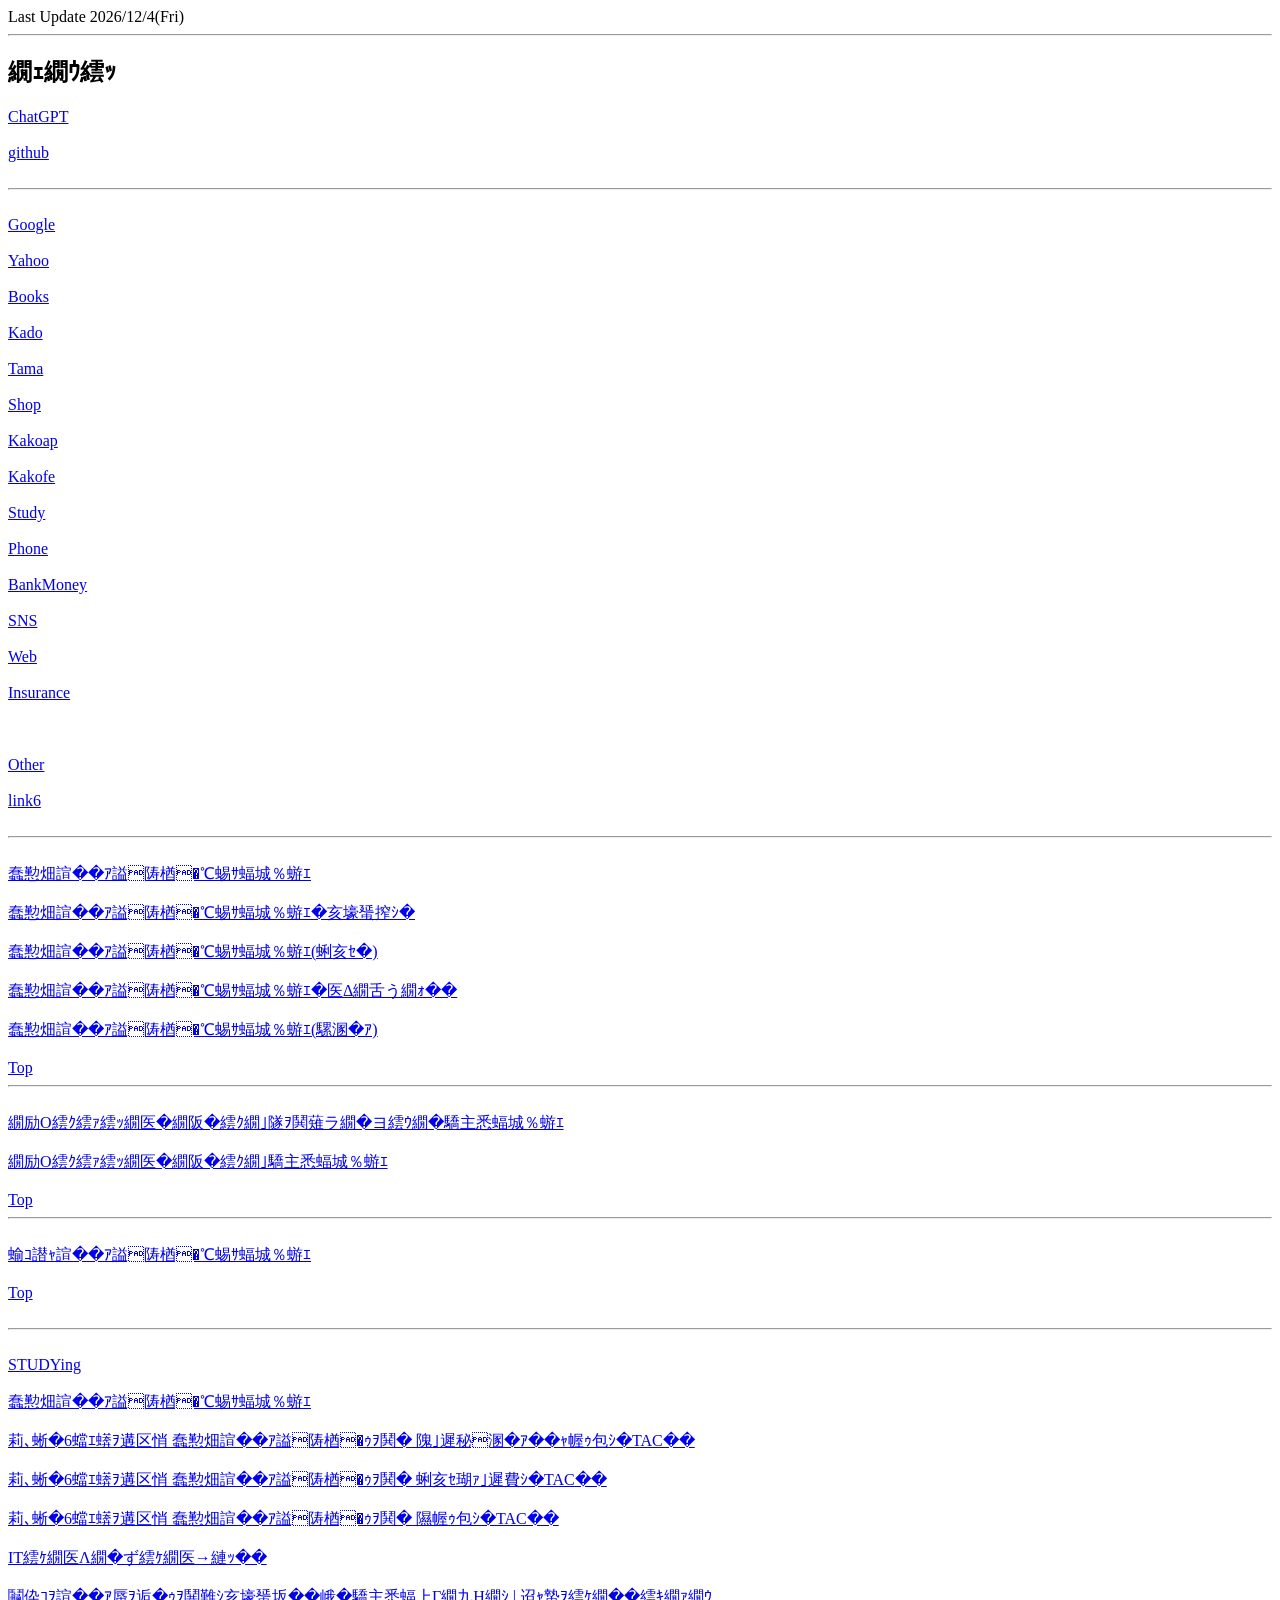
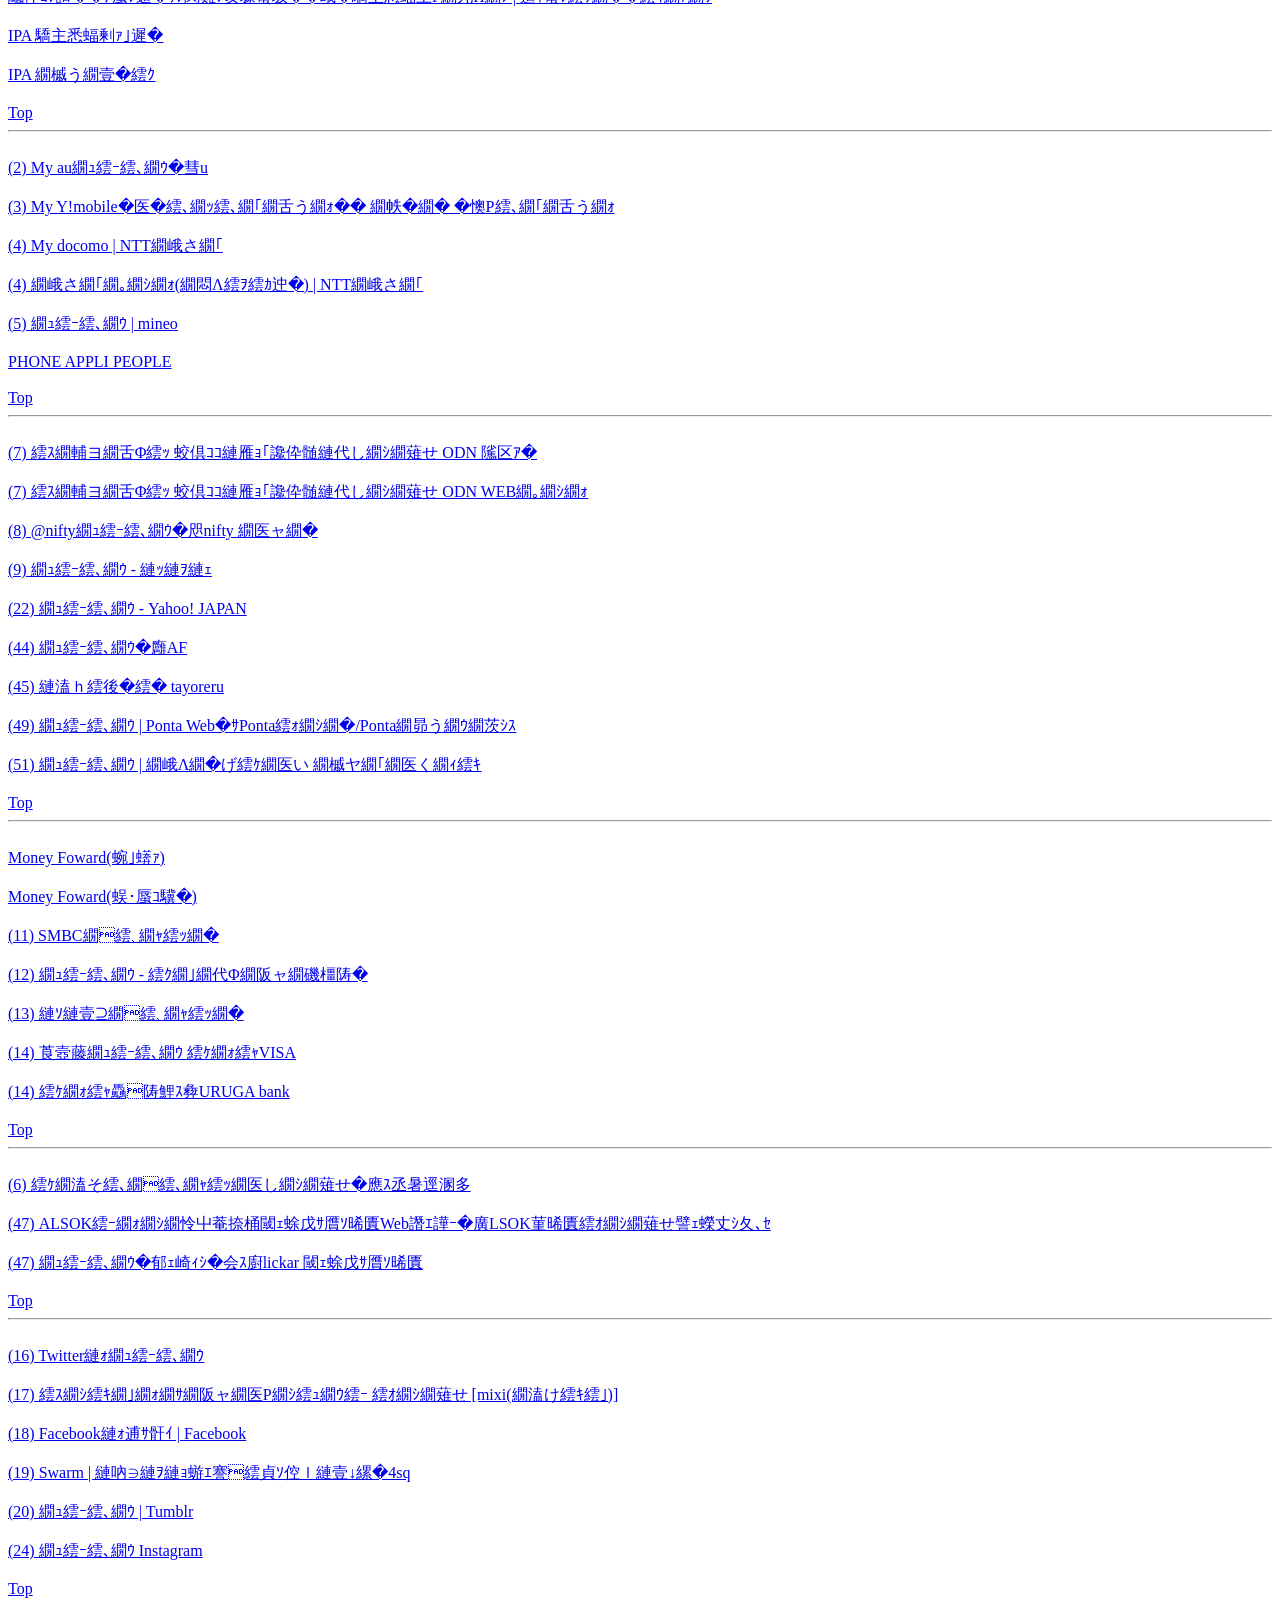
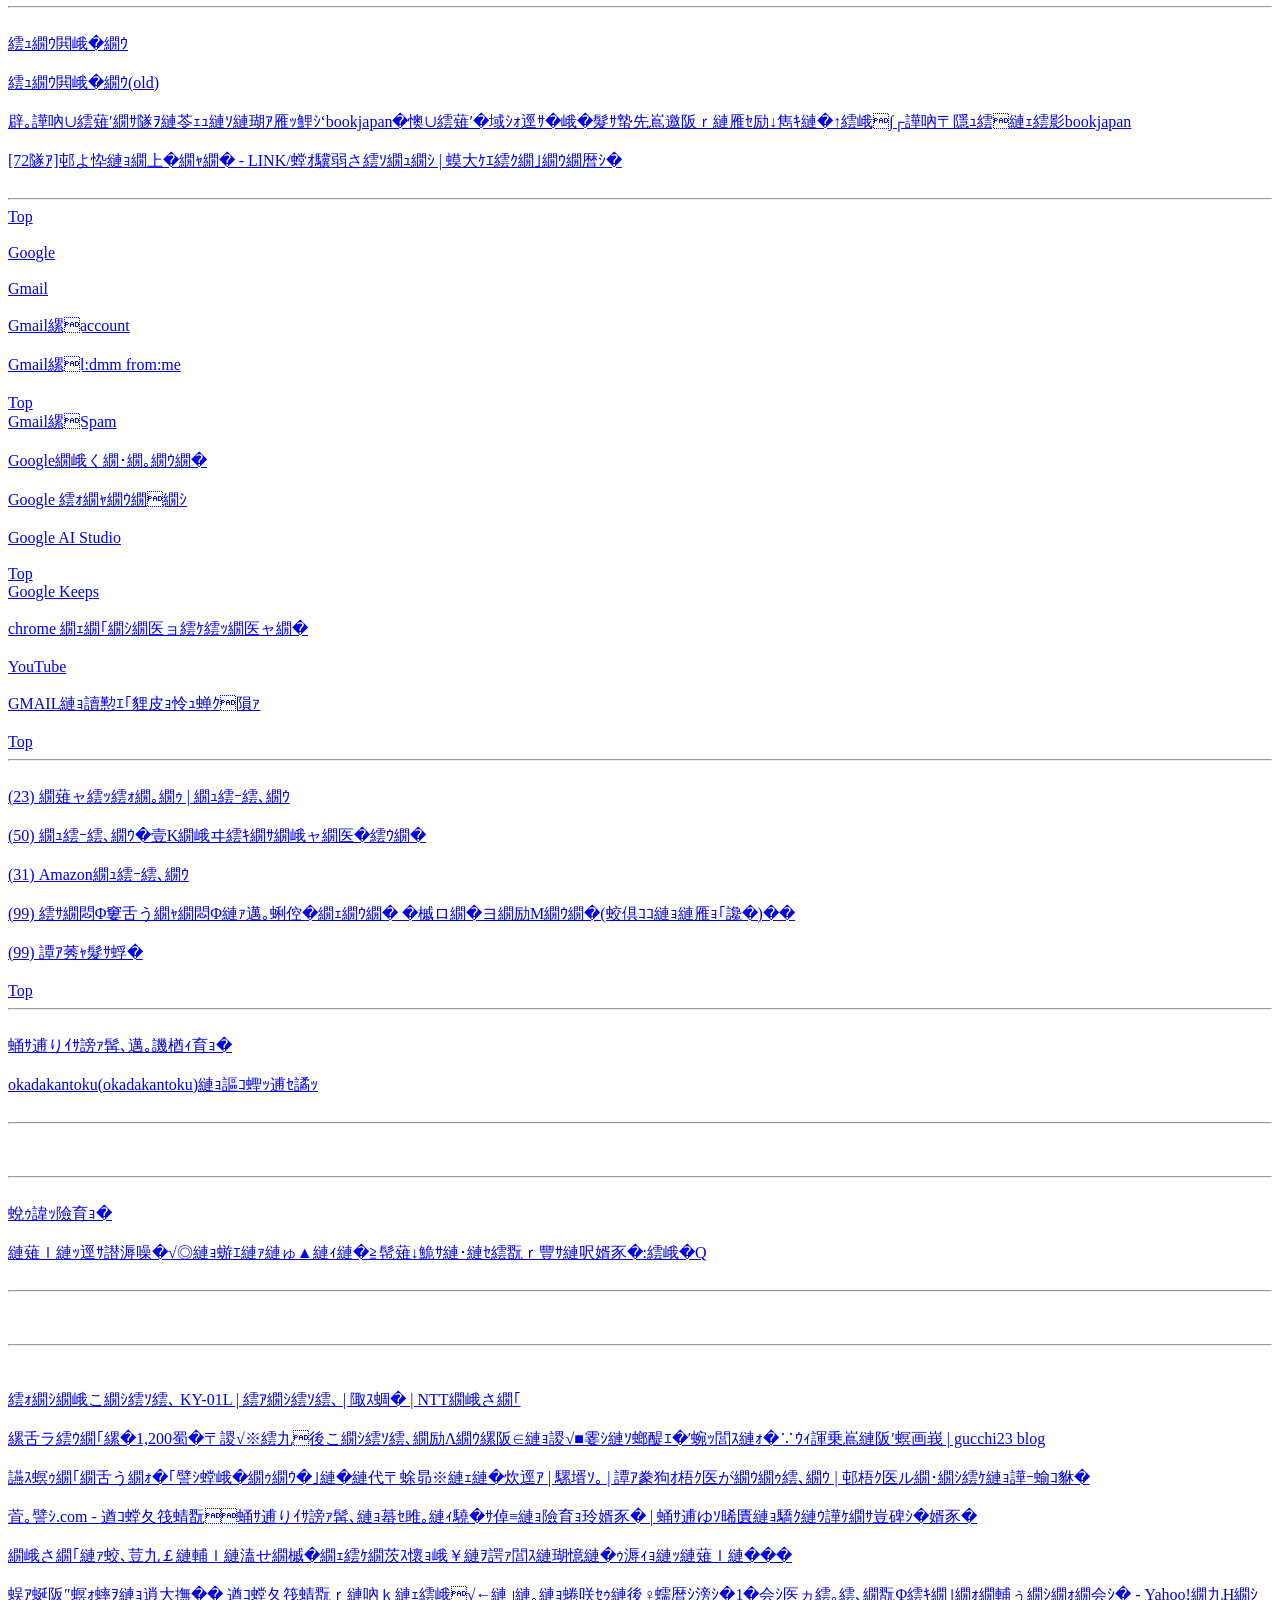
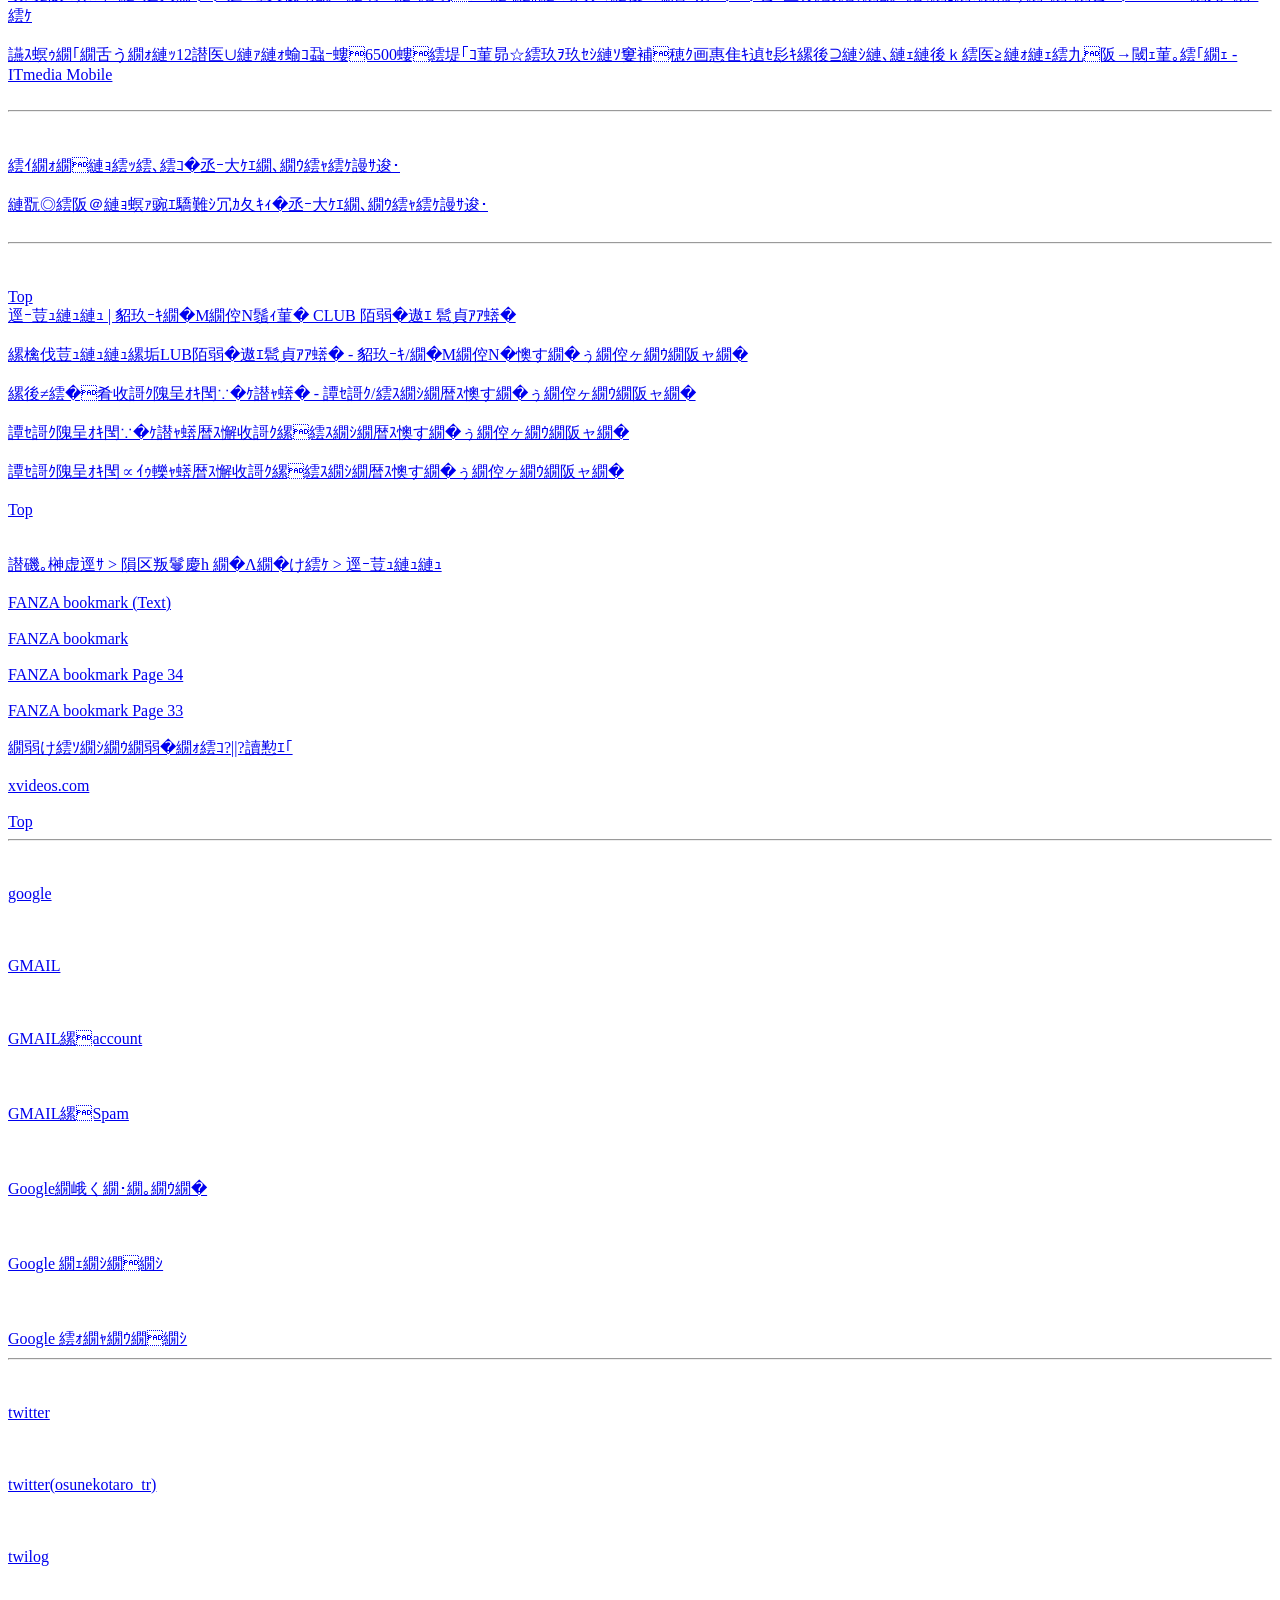
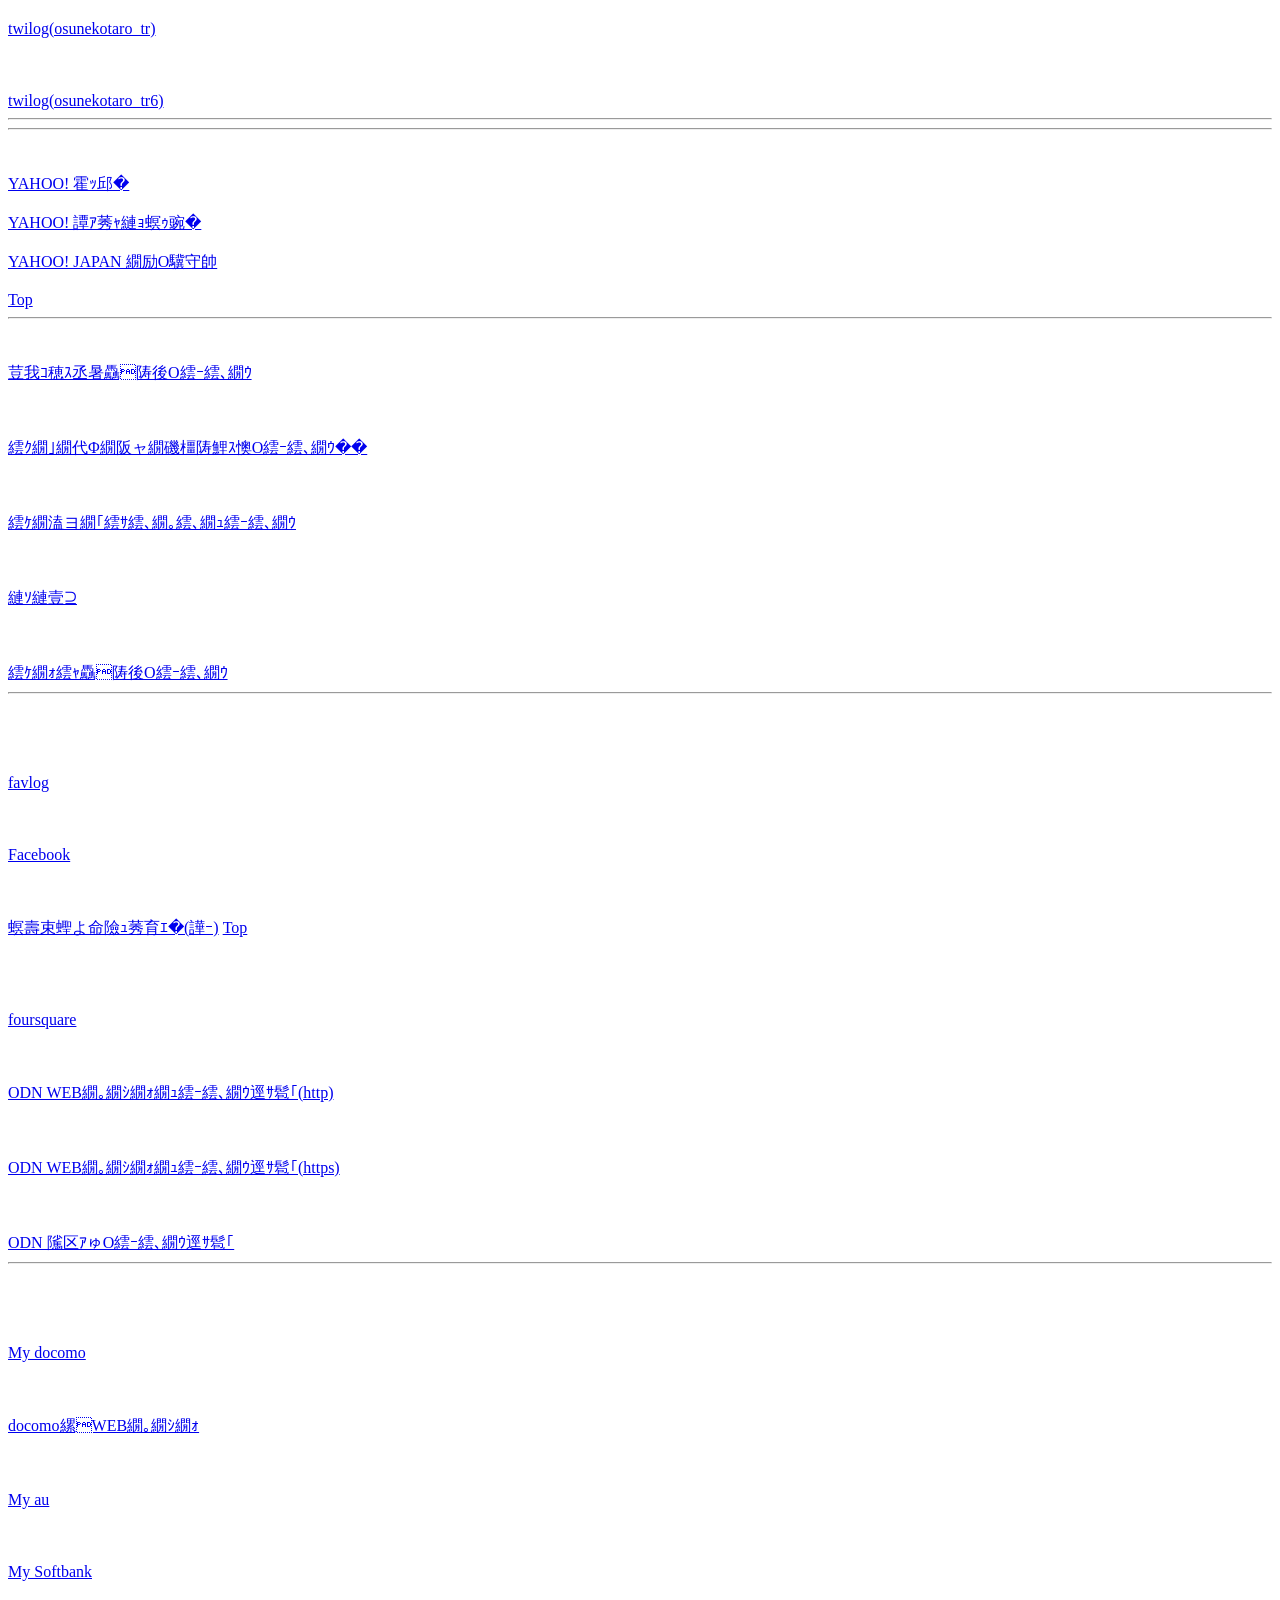
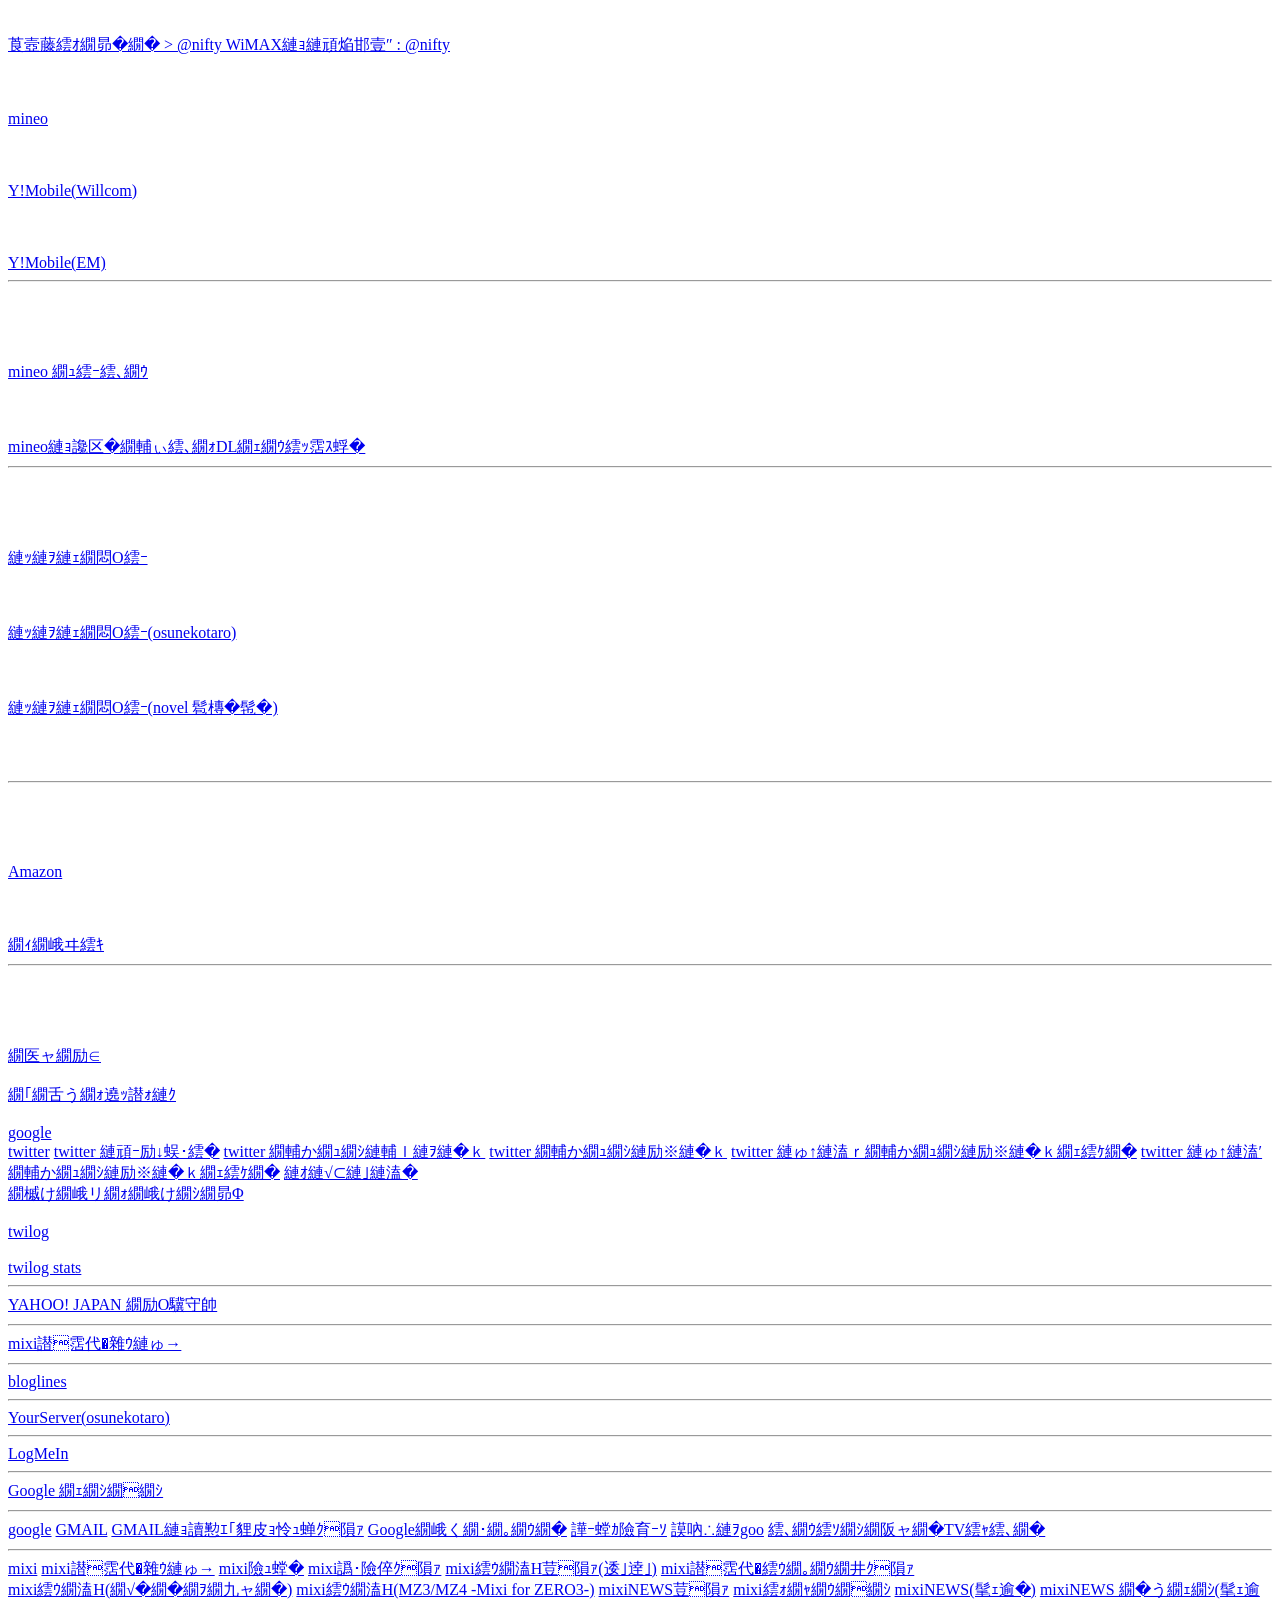
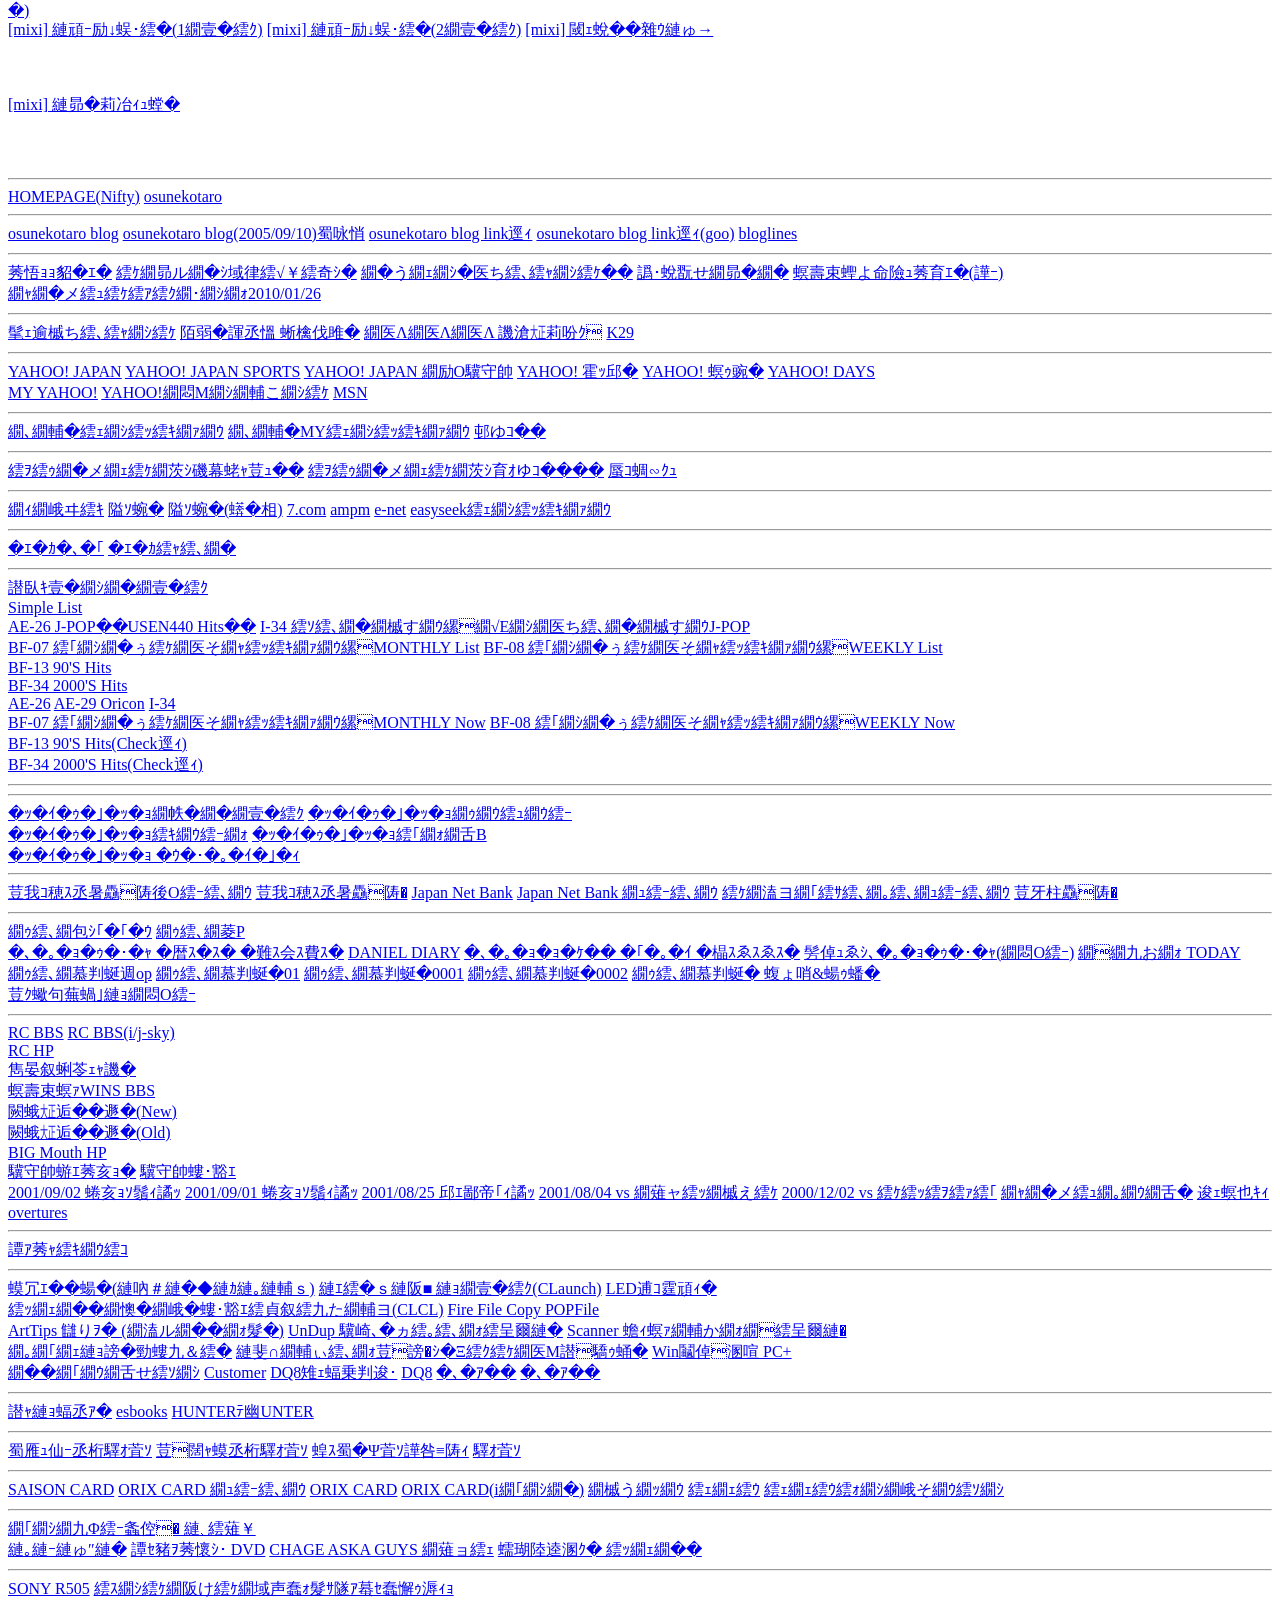
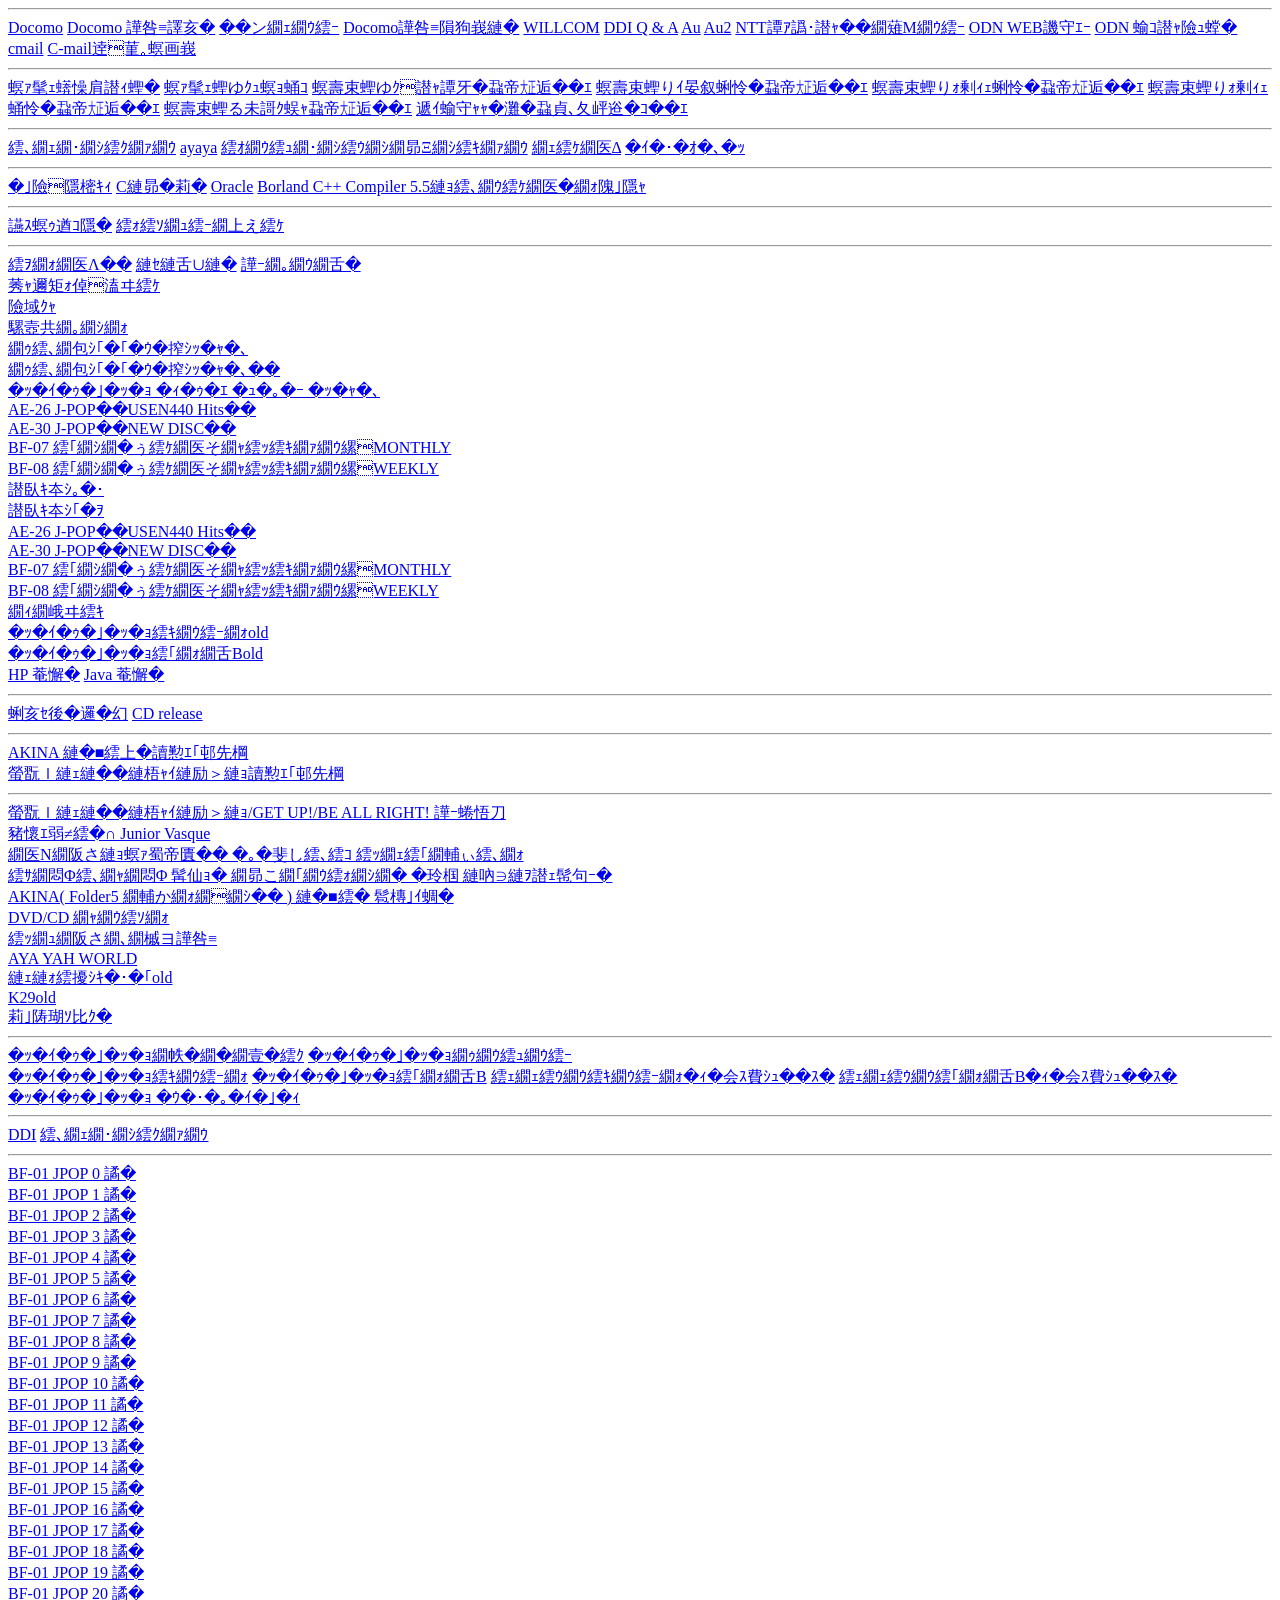
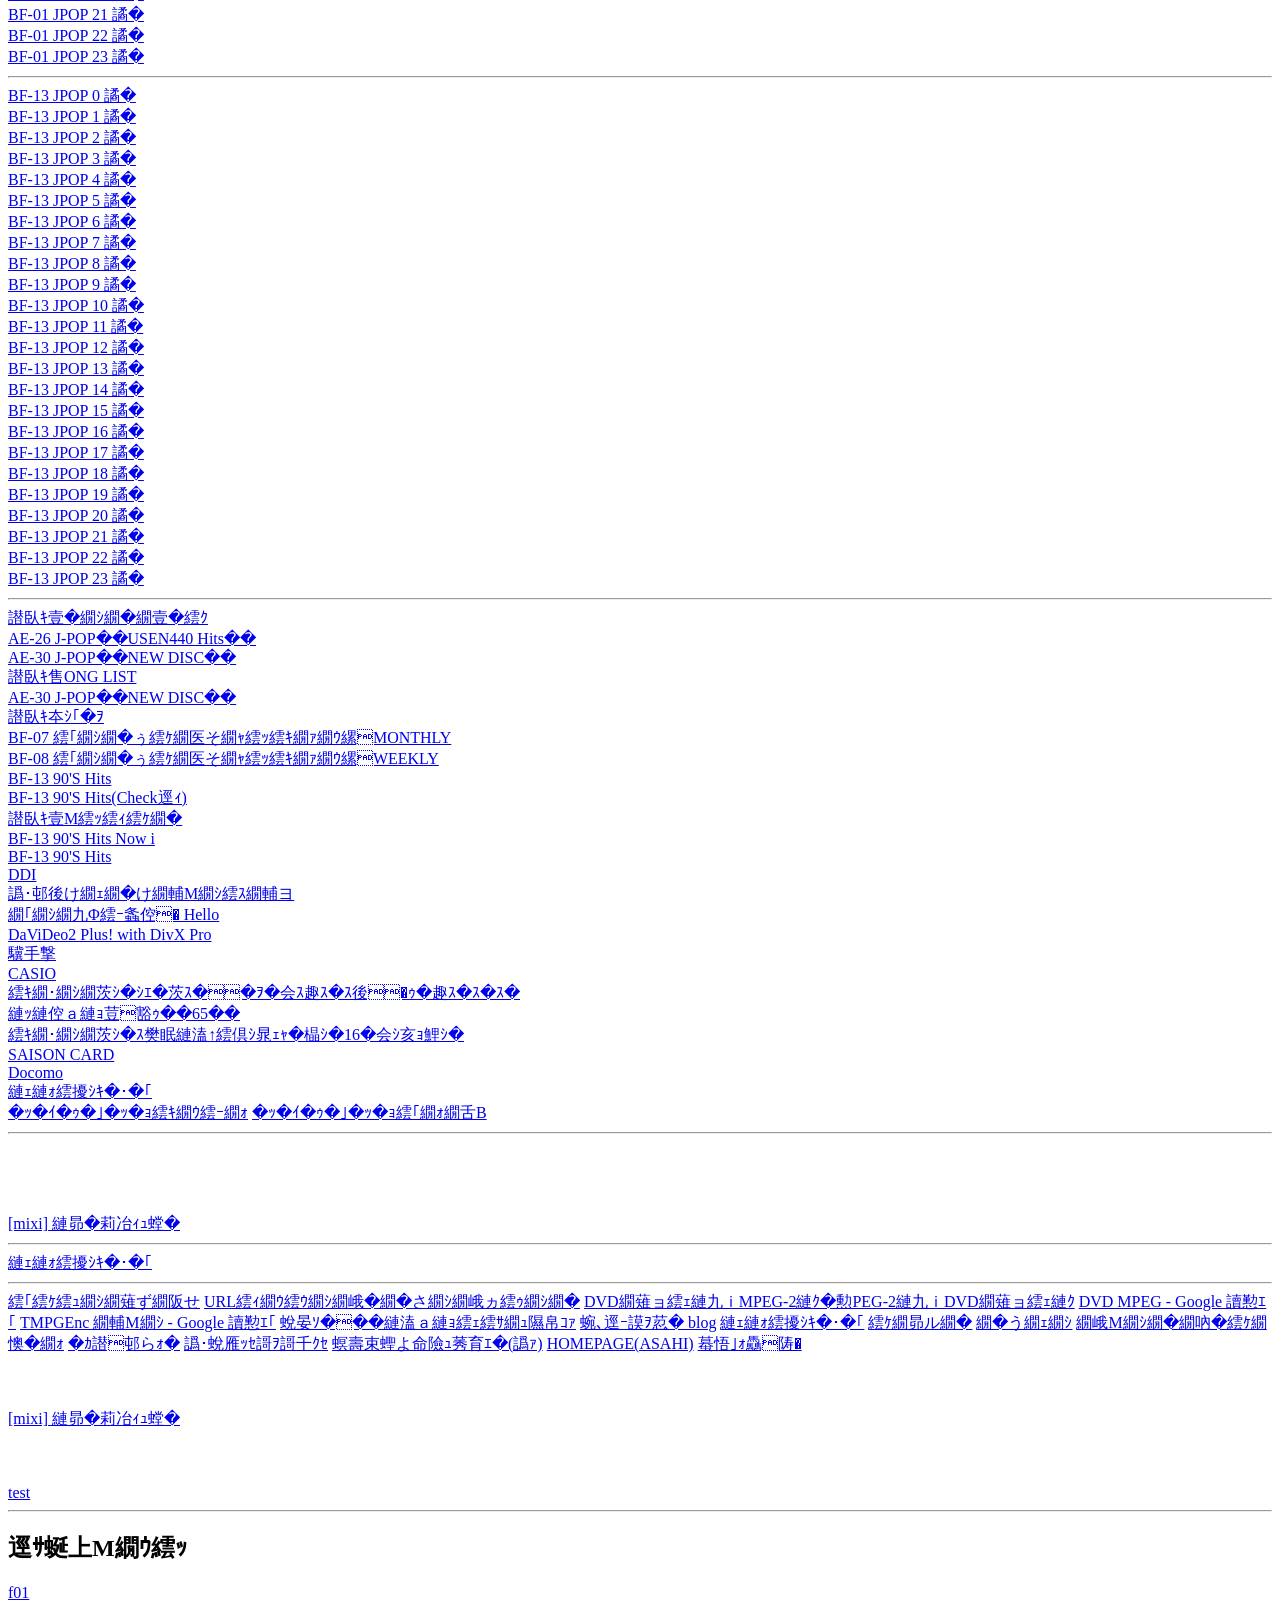
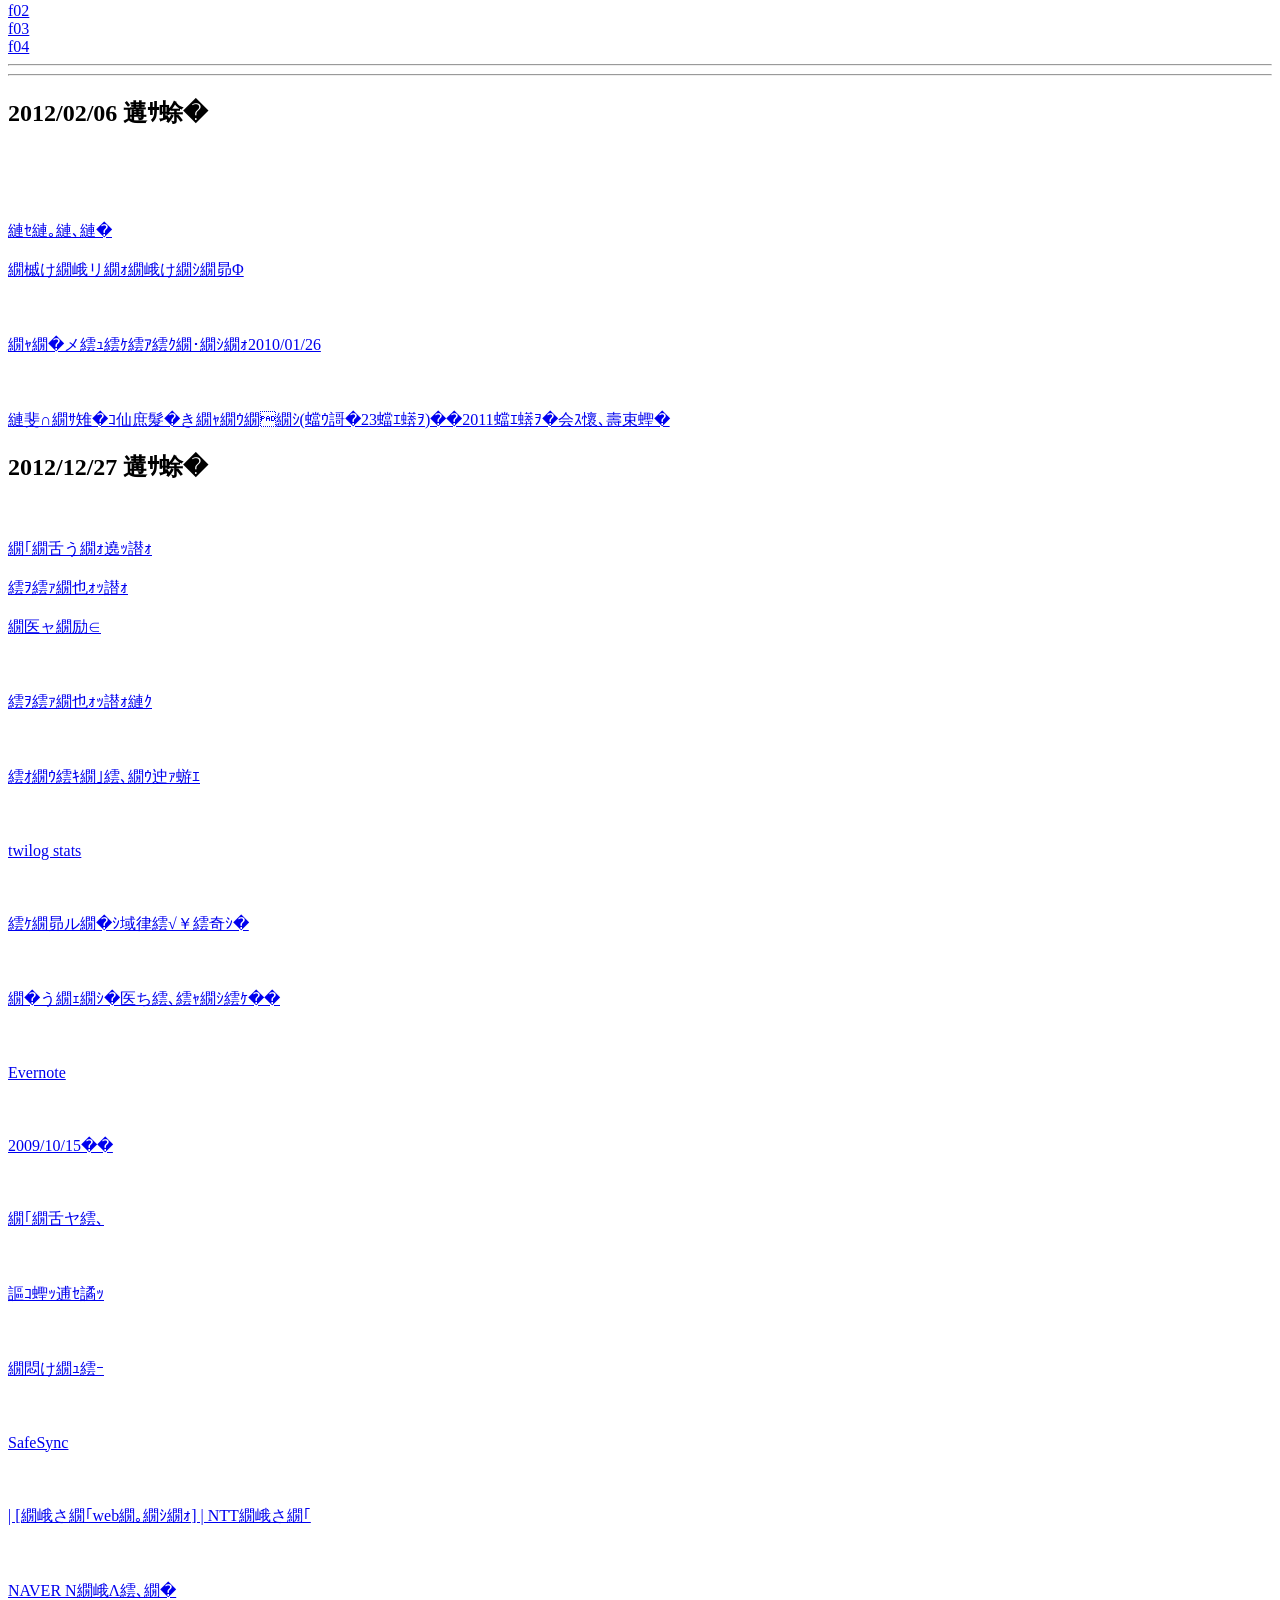
<file: link6.html>
<HEAD>

<TITLE>link6</TITLE>

<meta http-equiv="Content-Type" content="text/html; charset=Shift_JIS">


<SCRIPT LANGUAGE="JavaScript">

function writeModified() {



// ブラウザ情報の設定

ie =(navigator.appName=='Microsoft Internet Explorer');

nn =(navigator.appName=='Netscape');

mac=(navigator.appVersion.indexOf('Mac')!=-1);

ver=parseInt(navigator.appVersion);

if(ie && ver==4)

  ver = parseInt(

          navigator.appVersion.substring

            (navigator.appVersion.indexOf('MSIE ')+5)

          );



// 曜日の配列を作る

week = new Week();

function Week(){

  var i=0;

  this[i++]='Sun'; this[i++]='Mon'; this[i++]='Tue';

  this[i++]='Wed'; this[i++]='Thu'; this[i++]='Fri';

  this[i++]='Sat';

}



// 最終更新日の日付を算出する

function updateDate(){

  var lm = document.lastModified;

  var lmDate;



  if(ie && ver<4){

    // IE4 より前のブラウザは parse できない

    var i,j,nm;

    i=lm.indexOf(' ',0); j=lm.indexOf(' ',i+1);

    nm ='' +lm.substring(i+1,j);

    i=lm.indexOf(' ',j); j=lm.indexOf(' ',i+1);

    nm+='/'+lm.substring(i+1,j);

    i=lm.indexOf(' ',j); j=lm.indexOf(' ',i+1);

    nm+='/'+lm.substring(j+1,lm.length)

       +' '+lm.substring(i+1,j);

    lmDate = new Date(Date.parse(nm));

  } else {

    var p,pd=Date.parse(document.lastModified);

    if(!pd && (p=document.lastModified.indexOf(' JST'))!=-1){

    // Linux版 NN4 では 'JST' 付きの文字列は parse できない

      pd=Date.parse(document.lastModified.substring(0,p));

    }

    lmDate = new Date(pd);

  }

  // 年号は getFullYear メソッドがあれば、これを使用する

  var y=lmDate.getFullYear?

          lmDate.getFullYear():lmDate.getYear();

  // Y2K問題の補正をする

  var oy=y;

  if(y< 100) y+=1900;

  if(y<1980) y+= 100;

  if(oy!=y) lmDate.setYear(y);

  if(ie && ver<5 && navigator.appVersion.indexOf('MSIE 5')==-1){

    // IE4以前のブラウザは地域化の考慮が欠けているので補正する

    lmDate.setTime(

      lmDate.getTime()-lmDate.getTimezoneOffset()*60*1000);

  }

  else if(mac && !ie && ver==4){

    // Mac版 NN4も地域化の考慮が欠けているので補正する

    // 但し、getTimezoneOffset の戻り値のフォーマットが異なる！

    var tz=lmDate.getTimezoneOffset();

    lmDate.setTime(

      lmDate.getTime()+(parseInt(tz/100)*60+tz%100)*60*1000);

  }

  // 算出した最終更新日を文字列に成形して戻す

  return y+'/'+(lmDate.getMonth()+1)+'/'+lmDate.getDate()

        +'('+week[lmDate.getDay()]+') ';

}

// 最終更新日を出力する

document.write('Last Update '+updateDate());



}

</SCRIPT>







</HEAD>

<BODY>

<!-華原朋美-!>

<SCRIPT>

writeModified()

</SCRIPT>

<BR>

<A NAME="Top"></A>

<HR>



<A NAME="link"></A>

<H2>リンク</H2>

<A HREF="
https://chat.openai.com/chat
" target="_blank">
ChatGPT
</A>

<BR>
<BR>

<A HREF="
https://github.com/
" target="_blank">
github
</A>

<BR>
<BR>



<!- ----------------------------------------------- -!>

<!- モバイル端末で使うためのリンク ここから -!>

<A NAME="Mobile"></A>

<!- ----------------------------------------------- -!>
<HR>
<A NAME="Menu"></A>
<BR>

<!- ----------------------------------------------- -!>
<!- (1) -!>
<!- ----------------------------------------------- -!>
<A HREF="
https://okadamakoto.github.io/osunekotaro/link6.html#
Google
">
Google
<BR>
<BR>

<!- ----------------------------------------------- -!>
<!- (2) -!>
<!- ----------------------------------------------- -!>
<A HREF="
https://okadamakoto.github.io/osunekotaro/link6.html#
Yahoo
">
Yahoo
<BR>
<BR>

<!- ----------------------------------------------- -!>
<!- (3) -!>
<!- ----------------------------------------------- -!>
<A HREF="
https://okadamakoto.github.io/osunekotaro/link6.html#
Books
">
Books
<BR>
<BR>

<!- ----------------------------------------------- -!>
<!- (4) -!>
<!- ----------------------------------------------- -!>
<A HREF="
https://okadamakoto.github.io/osunekotaro/link6.html#
Kado
">
Kado
<BR>
<BR>

<!- ----------------------------------------------- -!>
<!- (6) -!>
<!- ----------------------------------------------- -!>
<A HREF="
https://okadamakoto.github.io/osunekotaro/link6.html#
Tama
">
Tama
<BR>
<BR>

<!- ----------------------------------------------- -!>
<!- (7) -!>
<!- ----------------------------------------------- -!>
<A HREF="
https://okadamakoto.github.io/osunekotaro/link6.html#
Shop
">
Shop
<BR>
<BR>

<!- ----------------------------------------------- -!>
<!- (13) -!>
<!- ----------------------------------------------- -!>
<A HREF="
https://okadamakoto.github.io/osunekotaro/link6.html#
Kakoap
">
Kakoap
<BR>
<BR>


<!- ----------------------------------------------- -!>
<!- (13) -!>
<!- ----------------------------------------------- -!>
<A HREF="
https://okadamakoto.github.io/osunekotaro/link6.html#
Kakofe
">
Kakofe
<BR>
<BR>


<!- ----------------------------------------------- -!>
<!- (13) -!>
<!- ----------------------------------------------- -!>
<A HREF="
https://okadamakoto.github.io/osunekotaro/link6.html#
Study
">
Study
<BR>
<BR>


<!- ----------------------------------------------- -!>
<!- (8) -!>
<!- ----------------------------------------------- -!>
<A HREF="
https://okadamakoto.github.io/osunekotaro/link6.html#
Phone
">
Phone
<BR>
<BR>

<!- ----------------------------------------------- -!>
<!- (9) -!>
<!- ----------------------------------------------- -!>
<A HREF="
https://okadamakoto.github.io/osunekotaro/link6.html#
BankMoney
">
BankMoney
<BR>
<BR>

<!- ----------------------------------------------- -!>
<!- (10) -!>
<!- ----------------------------------------------- -!>
<A HREF="
https://okadamakoto.github.io/osunekotaro/link6.html#
SNS
">
SNS
<BR>
<BR>

<!- ----------------------------------------------- -!>
<!- (11) -!>
<!- ----------------------------------------------- -!>
<A HREF="
https://okadamakoto.github.io/osunekotaro/link6.html#
Web
">
Web
<BR>
<BR>

<!- ----------------------------------------------- -!>
<!- (5) -!>
<!- ----------------------------------------------- -!>
<A HREF="
https://okadamakoto.github.io/osunekotaro/link6.html#
Insurance
">
Insurance
<BR>
<BR>

<BR>
<BR>

<!- ----------------------------------------------- -!>
<!- (12) -!>
<!- ----------------------------------------------- -!>
<A HREF="
https://okadamakoto.github.io/osunekotaro/link6.html#
Other
">
Other
<BR>
<BR>

<A HREF="
https://okadamakoto.github.io/osunekotaro/link6.html#
" target="_blank">
link6
</A>

<BR>
<BR>


<HR>
<!- ----------------------------------------------- -!>
<A NAME="Kakoap"></A>
<!- ----------------------------------------------- -!>

<BR>

<A HREF="
https://www.ap-siken.com/
" target="_blank">
応用情報技術者過去問道場
</A>

<BR>
<BR>


<A HREF="
https://www.ap-siken.com/apkakomon.php
" target="_blank">
応用情報技術者過去問道場（午前）
</A>

<BR>
<BR>


<A HREF="
https://www.ap-siken.com/apkakomon_pm.php
" target="_blank">
応用情報技術者過去問道場(午後)
</A>

<BR>
<BR>


<A HREF="
https://www.ap-siken.com/s/apkakomon.php
" target="_blank">
応用情報技術者過去問道場（モバイル）
</A>

<BR>
<BR>


<A HREF="
https://www.ap-siken.com/s/sokuhou/
" target="_blank">
応用情報技術者過去問道場(速報)
</A>

<BR>
<BR>

<!- ----------------------------------------------- -!>
<A HREF="
https://okadamakoto.github.io/osunekotaro/link6.html#
Top
">
Top
<BR>
<!- ----------------------------------------------- -!>

<HR>
<!- ----------------------------------------------- -!>
<A NAME="Kakoap"></A>
<!- ----------------------------------------------- -!>

<BR>

<A HREF="
https://www.pm-siken.com/
" target="_blank">
プロジェクトマネージャ試験ドットコム過去問道場
</A>

<BR>
<BR>


<A HREF="
https://www.pm-siken.com/pmkakomon.php
" target="_blank">
プロジェクトマネージャ過去問道場
</A>

<BR>
<BR>


<!- ----------------------------------------------- -!>
<A HREF="
https://okadamakoto.github.io/osunekotaro/link6.html#
Top
">
Top
<BR>
<!- ----------------------------------------------- -!>

<HR>
<!- ----------------------------------------------- -!>
<A NAME="Kakofe"></A>
<!- ----------------------------------------------- -!>

<BR>

<A HREF="
https://www.fe-siken.com/
" target="_blank">
基本情報技術者過去問道場
</A>

<BR>
<BR>

<A HREF="
https://okadamakoto.github.io/osunekotaro/link6.html#
Top
">
Top
</A>

<BR>
<BR>

<HR>
<!- ----------------------------------------------- -!>
<A NAME="Study"></A>
<!- ----------------------------------------------- -!>

<BR>

<A HREF="
https://member.studying.jp/
" target="_blank">
STUDYing
</A>

<BR>
<BR>

<A HREF="
https://www.ap-siken.com/apkakomon.php
" target="_blank">
応用情報技術者過去問道場
</A>

<BR>
<BR>


<A HREF="
https://www.tac-school.co.jp/kouza_joho/sokuhou.html
" target="_blank">
令和6年度秋期 応用情報技術者試験 解答速報＆講評（TAC）
</A>

<BR>
<BR>


<A HREF="
https://www.tac-school.co.jp/file/tac/kouza_joho/pdf/sokuhou/24f_ap_sokuhou.pdf
" target="_blank">
令和6年度秋期 応用情報技術者試験 午後解答（TAC）
</A>

<BR>
<BR>


<A HREF="
https://www.tac-school.co.jp/file/tac/kouza_joho/pdf/sokuhou/24f_ap_kouhyou.pdf
" target="_blank">
令和6年度秋期 応用情報技術者試験 講評（TAC）
</A>

<BR>
<BR>


<A HREF="
https://studying.jp/itstrategist/about.html
" target="_blank">
ITストラテジストとは？
</A>

<BR>
<BR>


<A HREF="
https://fun-learning.jp/app/menus/jouhou_koudo
" target="_blank">
高度情報処理試験（午前Ⅰ）の過去問メニュー | 独学ステーション
</A>

<BR>
<BR>


<A HREF="
https://www.ipa.go.jp/shiken/mondai-kaiotu/index.html
" target="_blank">
IPA 過去問解答
</A>

<BR>
<BR>


<A HREF="
https://itee.ipa.go.jp/ipa/user/public/
" target="_blank">
IPA マイページ
</A>

<BR>
<BR>


<!- ----------------------------------------------- -!>
<A HREF="
https://okadamakoto.github.io/osunekotaro/link6.html#
">
Top
<BR>

<!- ----------------------------------------------- -!>






<!- Menu -!>
<!- ----------------------------------------------- -!>



<HR>
<!- ----------------------------------------------- -!>
<A NAME="Phone"></A>
<!- ----------------------------------------------- -!>

<BR>

<A HREF="
https://www.au.com/my-au/
" target="_blank">
(2)
My auログイン｜au
</A>

<BR>
<BR>

<A HREF="
https://my.ymobile.jp/muc/d/top
" target="_blank">
(3)
My Y!mobile（マイワイモバイル） ホーム ｜ワイモバイル
</A>

<BR>
<BR>

<A HREF="
https://www.nttdocomo.co.jp/mydocomo/index.html
" target="_blank">
(4)
My docomo | NTTドコモ
</A>

<BR>
<BR>

<A HREF="
https://mail.smt.docomo.ne.jp/
" target="_blank">
(4)
ドコモメール(ブラウザ版) | NTTドコモ
</A>

<BR>
<BR>

<A HREF="
https://login.eonet.jp/auth/Login/mineo?AS=sas&TYPE=33554433&REALMOID=06-0000c329-4b67-17c5-a8b2-8e550a21d08d&GUID=&SMAUTHREASON=0&METHOD=GET&SMAGENTNAME=$SM$jN%2bR2ZhkZub%2fByM3wUojFDp7CE6TMtC0%2bDjep%2bphKOpEUUQF0T9GCesdEwApBEIdR42mJHrdWsLPpTgu9vkvUXH3vcgcicGw6onq4MAQQVoK4ElihmXQhzMJlDovQ32o&TARGET=$SM$HTTPS%3a%2f%2fmy%2emineo%2ejp%2fmvno_cp%2f
" target="_blank">
(5)
ログイン | mineo
</A>

<BR>
<BR>


<A HREF="
https://alsok.phoneappli.net/
" target="_blank">
PHONE APPLI PEOPLE
</A>

<BR>
<BR>


<!- ----------------------------------------------- -!>
<A HREF="
https://okadamakoto.github.io/osunekotaro/link6.html#
Top
">
Top
<BR>
<!- ----------------------------------------------- -!>


<HR>
<!- ----------------------------------------------- -!>
<A NAME="Web"></A>
<!- ----------------------------------------------- -!>

<BR>

<A HREF="
https://myportal.itc.softbank.jp/web/portal/login
" target="_blank">
(7)
ソフトバンク 個人お客様向けサービス ODN 請求
</A>

<BR>
<BR>


<A HREF="
https://www.odn.ne.jp/webmail/login.html
" target="_blank">
(7)
ソフトバンク 個人お客様向けサービス ODN WEBメール
</A>

<BR>
<BR>


<A HREF="
https://sso.nifty.com/pub/login.cgi?service=top&back=https%3a%2f%2fwww.nifty.com%2fniftop%2fcgi-bin%2fmiddle%2fredirect.cgi&am=1.3.0
" target="_blank">
(8)
@niftyログイン：@nifty トップ
</A>

<BR>
<BR>


<A HREF="
https://www.hatena.ne.jp/login
" target="_blank">
(9)
ログイン - はてな
</A>

<BR>
<BR>


<A HREF="
https://login.yahoo.co.jp/config/login
" target="_blank">
(22)
ログイン - Yahoo! JAPAN
</A>

<BR>
<BR>


<A HREF="
https://mr.jaf.or.jp/sso/frlogin.php?qServiceId=MYP01&qUrl=https%3A%2F%2Fwww.jaf.jp%2Fpc%2Fssologin%2F
" target="_blank">
(44)
ログイン｜JAF
</A>

<BR>
<BR>


<A HREF="
https://kyuyo.tayoreru.com/kyuyo/2a943d2/Login/Login_User.aspx
" target="_blank">
(45)
たよれーる tayoreru
</A>

<BR>
<BR>


<A HREF="
https://point.recruit.co.jp/member/pwbLogin/?path=c5b617c78c33d75633aa7029cab6aa23c00e08f1b0914cc28c4c249757ddf16b
" target="_blank">
(49)
ログイン | Ponta Web［Pontaカード/Pontaポイント］
</A>

<BR>
<BR>


<A HREF="
https://www.matsukiyo.co.jp/store/login
" target="_blank">
(51)
ログイン | ドラッグストア マツモトキヨシ
</A>

<BR>
<BR>





<!- ----------------------------------------------- -!>
<A HREF="
https://okadamakoto.github.io/osunekotaro/link6.html#
Top
">
Top
<BR>
<!- ----------------------------------------------- -!>


<HR>
<!- ----------------------------------------------- -!>
<A NAME="BankMoney"></A>
<!- ----------------------------------------------- -!>

<BR>

<A HREF="
https://moneyforward.com/accounts
" target="_blank">
Money Foward(口座)
</A>

<BR>
<BR>

<A HREF="
https://moneyforward.com/cf
" target="_blank">
Money Foward(入出金)
</A>

<BR>
<BR>

<A HREF="
https://direct.smbc.co.jp/aib/aibgsjsw5001.jsp
" target="_blank">
(11)
SMBCダイレクト
</A>

<BR>
<BR>


<A HREF="
https://login.japannetbank.co.jp/wctx/50bc6afcfjc044960.do
" target="_blank">
(12)
ログイン - ジャパンネット銀行
</A>

<BR>
<BR>


<A HREF="
https://web.ib.mizuhobank.co.jp/servlet/mib?xtr=Emf00000 
" target="_blank">
(13)
みずほダイレクト
</A>

<BR>
<BR>


<A HREF="
https://card.surugabank.co.jp/Top.do
" target="_blank">
(14)
会員ログイン スルガVISA
</A>

<BR>
<BR>


<A HREF="
https://www.surugabank.co.jp/surugabank/index.html
" target="_blank">
(14)
スルガ銀行｜SURUGA bank
</A>

<BR>
<BR>


<!- ----------------------------------------------- -!>
<A HREF="
https://okadamakoto.github.io/osunekotaro/link6.html#
Top
">
Top
<BR>
<!- ----------------------------------------------- -!>


<HR>
<!- ----------------------------------------------- -!>
<A NAME="Insurance"></A>
<!- ----------------------------------------------- -!>

<BR>

<A HREF="
https://netatm.sumitomolife.co.jp/natm/POS0/POJAS0003B.do
" target="_blank">
(6)
スミセイダイレクトサービス｜住友生命
</A>

<BR>
<BR>

<A HREF="
https://www.insurance.alsok.co.jp/tkoushin.html
" target="_blank">
(47)
ALSOKグループ団体扱自動車保険Web更新｜ALSOK保険サービス株式会社
</A>

<BR>
<BR>


<A HREF="
https://eb04.sjnk.co.jp/B50D/XAS/XASPFLBE001/XASBE001/XASBE001001FC01.aspx
" target="_blank">
(47)
ログイン（認証）｜Clickar 自動車保険
</A>

<BR>
<BR>



<!- ----------------------------------------------- -!>
<A HREF="
https://okadamakoto.github.io/osunekotaro/link6.html#
Top
">
Top
<BR>
<!- ----------------------------------------------- -!>

<HR>
<!- ----------------------------------------------- -!>
<A NAME="SNS"></A>
<!- ----------------------------------------------- -!>

<BR>

<A HREF="
https://twitter.com/login?lang=ja
" target="_blank">
(16)
Twitterにログイン
</A>

<BR>
<BR>


<A HREF="
https://mixi.jp/login.pl?next_url=https%3A%2F%2Fmixi.jp%2Fhome.pl&from=drawer_menu
" target="_blank">
(17)
ソーシャル・ネットワーキング サービス [mixi(ミクシィ)]
</A>

<BR>
<BR>


<A HREF="
https://www.facebook.com/campaign/landing.php?campaign_id=1665596389&extra_1=s%7Cc%7C321610682142%7Ce%7Cfacebook%20%E3%83%AD%E3%82%B0%E3%82%A4%E3%83%B3%7C&placement=&creative=321610682142&keyword=facebook%20%E3%83%AD%E3%82%B0%E3%82%A4%E3%83%B3&partner_id=googlesem&extra_2=campaignid%3D1665596389%26adgroupid%3D65075436380%26matchtype%3De%26network%3Dg%26source%3Dnotmobile%26search_or_content%3Ds%26device%3Dc%26devicemodel%3D%26adposition%3D1t1%26target%3D%26targetid%3Dkwd-309772192975%26loc_physical_ms%3D1009246%26loc_interest_ms%3D%26feeditemid%3D%26param1%3D%26param2%3D&gclid=Cj0KCQiAjfvwBRCkARIsAIqSWlNXWAL-PXRKZOlsoXs--837fftn5NUBB8qIeEacN5jd7WxZnEU2sqsaApSREALw_wcB
" target="_blank">
(18)
Facebookに登録 | Facebook
</A>

<BR>
<BR>


<A HREF="
https://ja.swarmapp.com/
" target="_blank">
(19)
Swarm | すべての場所を忘れずに。4sq
</A>

<BR>
<BR>


<A HREF="
https://www.tumblr.com/login?language=ja_JP
" target="_blank">
(20)
ログイン | Tumblr
</A>

<BR>
<BR>

<A HREF="
https://www.instagram.com/accounts/login/?hl=ja
" target="_blank">
(24)
ログイン  Instagram
</A>

<BR>
<BR>

<!- ----------------------------------------------- -!>
<A HREF="
https://okadamakoto.github.io/osunekotaro/link6.html#
Top
">
Top
<BR>
<!- ----------------------------------------------- -!>


<HR>
<!- ----------------------------------------------- -!>
<A NAME="Books"></A>
<!- ----------------------------------------------- -!>

<BR>

<A HREF="
https://ebookjapan.yahoo.co.jp/books/525762/
" target="_blank">
キン肉マン
</A>


<BR>
<BR>

<A HREF="
https://ebookjapan.yahoo.co.jp/search/?keyword=%E3%82%AD%E3%83%B3%E8%82%89%E3%83%9E%E3%83%B3&useTitle=0&sort=recent
" target="_blank">
キン肉マン(old)
</A>


<BR>
<BR>


<A HREF="
https://ebookjapan.yahoo.co.jp/
" target="_blank">
無料まんが・試し読みが豊富！ebookjapan｜まんが（漫画）・電子書籍をお得に買うなら、無料で読むならebookjapan
</A>


<BR>
<BR>

<A HREF="
https://shonenjumpplus.com/episode/10834108156708274394
" target="_blank">
[72話]終末のハーレム - LINK/宵野コタロー | 少年ジャンプ＋
</A>

<BR>
<BR>



<HR>
<!- ----------------------------------------------- -!>
<A HREF="
https://okadamakoto.github.io/osunekotaro/link6.html#
Top
">
Top
<BR>
<!- ----------------------------------------------- -!>

<!- ----------------------------------------------- -!>
<A NAME="Google"></A>
<!- ----------------------------------------------- -!>

<BR>

<A HREF="
http://www.google.com/
" target="_blank">
Google
</A>

<BR>
<BR>


<A HREF="
http://mail.google.com/mail/?hl=ja&tab=wm#inbox
" target="_blank">
Gmail
</A>

<BR>
<BR>


<A HREF="
https://mail.google.com/mail/u/0/?hl=ja&tab=wm#settings/accounts
" target="_blank">
Gmail　account
</A>

<BR>
<BR>


<A HREF="
https://mail.google.com/mail/u/0/?hl=ja&tab=wm#search/l%3Admm+from%3Ame
" target="_blank">
Gmail　l:dmm from:me
</A>

<BR>
<BR>

<!- ----------------------------------------------- -!>
<A HREF="
https://okadamakoto.github.io/osunekotaro/link6.html#
Top
">
Top
<BR>
<!- ----------------------------------------------- -!>



<A HREF="
https://mail.google.com/mail/u/0/?hl=ja&tab=wm#spam
" target="_blank">
Gmail　Spam
</A>

<BR>
<BR>


<A HREF="
http://docs.google.com/?tab=yo#all
" target="_blank">
Googleドキュメント
</A>

<BR>
<BR>


<A HREF="
https://www.google.com/calendar/render?tab=cc
" target="_blank">
Google カレンダー
</A>

<BR>
<BR>

<A HREF="
https://aistudio.google.com/prompts/new_chat
" target="_blank">
Google AI Studio
</A>

<BR>
<BR>

<!- ----------------------------------------------- -!>
<A HREF="
https://okadamakoto.github.io/osunekotaro/link6.html#
Top
">
Top
<BR>
<!- ----------------------------------------------- -!>

<A HREF="
https://keep.google.com/u/0
" target="_blank">
Google Keeps
</A>

<BR>
<BR>


<A HREF="
https://remotedesktop.google.com/access/
" target="_blank">
chrome リモートデスクトップ
</A>

<BR>
<BR>


<A HREF="
https://www.youtube.com/
" target="_blank">
YouTube
</A>
<BR>
<BR>


<A HREF="
http://gmail.1o4.jp/operators.html
" target="_blank">
GMAILの検索演算子一覧
</A>

<BR>
<BR>


<!- ----------------------------------------------- -!>
<A HREF="
https://okadamakoto.github.io/osunekotaro/link6.html#
Top
">
Top
<BR>
<!- ----------------------------------------------- -!>

<HR>
<!- ----------------------------------------------- -!>
<A NAME="Shop"></A>
<!- ----------------------------------------------- -!>

<BR>

<A HREF="
https://www.biccamera.com/bc/main/
" target="_blank">
(23)
ビックカメラ | ログイン
</A>

<BR>
<BR>


<A HREF="
https://order.yodobashi.com/yc/login/index.html?returnUrl=https%3A%2F%2Fwww.yodobashi.com%2F%3Futm_source%3Dyahoo%26utm_medium%3Dcpc%26utm_term%3D%25E3%2583%25A8%25E3%2583%2589%25E3%2583%2590%25E3%2582%25B7%25E3%2582%25AB%25E3%2583%25A1%25E3%2583%25A9%26utm_campaign%3D%25E3%2583%25A8%25E3%2583%2589%25E3%2583%2590%25E3%2582%25B7%25E3%2583%2596%25E3%2583%25A9%25E3%2583%25B3%25E3%2583%2589%26yclid%3DYSS.1000089595.EAIaIQobChMIgrOohO-85gIVWqSWCh2ZawXsEAAYASAAEgL1m_D_BwE
" target="_blank">
(50)
ログイン：ヨドバシ・ドット・コム
</A>

<BR>
<BR>


<A HREF="
https://www.amazon.co.jp/ap/signin?_encoding=UTF8&ignoreAuthState=1&openid.assoc_handle=jpflex&openid.claimed_id=http%3A%2F%2Fspecs.openid.net%2Fauth%2F2.0%2Fidentifier_select&openid.identity=http%3A%2F%2Fspecs.openid.net%2Fauth%2F2.0%2Fidentifier_select&openid.mode=checkid_setup&openid.ns=http%3A%2F%2Fspecs.openid.net%2Fauth%2F2.0&openid.ns.pape=http%3A%2F%2Fspecs.openid.net%2Fextensions%2Fpape%2F1.0&openid.pape.max_auth_age=0&openid.return_to=https%3A%2F%2Fwww.amazon.co.jp%2Fref%3Dnav_signin&switch_account=
" target="_blank">
(31)
Amazonログイン
</A>

<BR>
<BR>


<A HREF="
https://www.printing.ne.jp/index_p.html
" target="_blank">
(99)
セブン‐イレブンで簡単プリント ～ネットプリント(個人のお客様)～
</A>

<BR>
<BR>


<A HREF="
https://www.app.kurashi.tepco.co.jp/
" target="_blank">
(99)
東京電力
</A>

<BR>
<BR>


<!- ----------------------------------------------- -!>
<A HREF="
https://okadamakoto.github.io/osunekotaro/link6.html#
Top
">
Top
<BR>
<!- ----------------------------------------------- -!>


<HR>
<!- ----------------------------------------------- -!>
<A NAME="Other"></A>
<!- ----------------------------------------------- -!>

<BR>

<A HREF="http://www.hahoo.jp/KEISANKI/" target="_blank">医療費控除簡易計算</A>

<BR>
<BR>

<A HREF="http://movapic.com/okadakantoku" target="_blank">okadakantoku(okadakantoku)の携帯百景</A>

<BR>
<BR>



<HR>



<BR>
<BR>


<HR>
<BR>

<A HREF="http://www5d.biglobe.ne.jp/Jusl/Keisanki/Risoku/risoku.html" target="_blank">利息計算</A>

<BR>
<BR>

<A HREF="http://labaq.com/archives/51650825.html" target="_blank">これは画期的！その場であっという間に鼻づまりを治す方法:らばQ</A>

<BR>
<BR>



<HR>



<BR>
<BR>




<HR>



<BR>
<BR>

<A HREF="https://www.nttdocomo.co.jp/product/ky01l/?xcid=CRP_PRD_ky01l_from_OLS_PRD_imode_ky01l&crpga_cid=GA1.4.1607050425.1574128984" target="_blank">カードケータイ KY-01L | ケータイ | 製品 | NTTドコモ</A>

<BR>
<BR>

<A HREF="https://gucchi23.net/blog/archives/7423" target="_blank">【ドコモ】1,200円で持てる「ケータイプラン」への持ち込み契約が可能に！注意書きが変更 | gucchi23 blog</A>

<BR>
<BR>

<A HREF="https://toyokeizai.net/articles/-/301602" target="_blank">楽天モバイル｢格安プラン｣だけで勝てない理由 | 通信 | 東洋経済オンライン | 経済ニュースの新基準</A>

<BR>
<BR>

<A HREF="https://hoken.kakaku.com/insurance/gma/article/1002.html" target="_blank">価格.com - 確定申告　医療費控除の対象と還付金の計算方法 | 医療保険の選び方・比較方法</A>

<BR>
<BR>

<A HREF="https://bitwave.showcase-tv.com/docomo-nesage-sp/?amp=1" target="_blank">ドコモで値下げされたスマホリスト｜安くて性能が良い機種はこれだ！</A>

<BR>
<BR>

<A HREF="https://headlines.yahoo.co.jp/hl?a=20191118-00010001-ffield-bus_all" target="_blank">共働き夫婦の疑問！ 確定申告をするなら、どっちの名義がお得？（1）（ファイナンシャルフィールド） - Yahoo!ニュース</A>

<BR>
<BR>

<A HREF="https://www.itmedia.co.jp/mobile/articles/1911/15/news039.html" target="_blank">楽天モバイルは12月までに基地局6500局を確保する見込み――三木谷社長「ほぼつながるようになる」と自信アリ - ITmedia Mobile</A>

<BR>
<BR>



<HR>



<BR>
<BR>

<A HREF="http://miya.s16.xrea.com/yangus/quiz.html" target="_blank">ゲルダのクイズ／少年ヤンガス攻略</A>

<BR>
<BR>

<A HREF="http://miya.s16.xrea.com/yangus/dungeon/10daisuido.html" target="_blank">おそろしの大水道／続編／少年ヤンガス攻略</A>

<BR>
<BR>



<HR>



<BR>
<BR>

<!- ----------------------------------------------- -!>
<A HREF="
https://okadamakoto.github.io/osunekotaro/link6.html#
Top
">
Top
<BR>

<!- ----------------------------------------------- -!>
<A NAME="Kado"></A>
<!- ----------------------------------------------- -!>

<A HREF="https://tora-ana.jp/detail.php?id=11247" target="_blank">田中ねね | 渋谷デリヘル風俗 CLUB 虎の穴 青山店</A>

<BR>
<BR>

<A HREF="https://www.cityheaven.net/tokyo/A1303/A130301/toranoana/girlid-35851109/?pcmode=sp" target="_blank">「田中ねね」CLUB虎の穴青山店 - 渋谷/デリヘル｜シティヘブンネット</A>

<BR>
<BR>

<A HREF="https://www.cityheaven.net/chiba/A1203/A120302/mken/girlid-40700379/?pcmode=sp" target="_blank">「あゆ」松戸角海老根本店 - 松戸/ソープ｜シティヘブンネット</A>

<BR>
<BR>

<A HREF="https://www.cityheaven.net/chiba/A1203/A120302/mken/?pcmode=sp" target="_blank">松戸角海老根本店｜松戸　ソープ｜シティヘブンネット</A>

<BR>
<BR>

<A HREF="https://www.cityheaven.net/chiba/A1203/A120302/mke/?pcmode=sp" target="_blank">松戸角海老岩瀬店｜松戸　ソープ｜シティヘブンネット</A>

<BR>
<BR>


<!- ----------------------------------------------- -!>
<A HREF="
https://okadamakoto.github.io/osunekotaro/link6.html#
Top
">
Top
<BR>
<!- ----------------------------------------------- -!>


<BR>
<BR>



<!- ----------------------------------------------- -!>
<A HREF="
https://www.dmm.co.jp/monthly/premium/-/list/search/=/sort=date/view=text/?searchstr=%E7%94%B0%E4%B8%AD%E3%81%AD%E3%81%AD
" target="_blank">
月額動画 > 見放題ch デラックス > 田中ねね
<BR>
<BR>
<!- ----------------------------------------------- -!>

<!- ----------------------------------------------- -!>
<A HREF="
https://www.dmm.co.jp/monthly/premium/-/bookmark/=/limit=120/view=text/page=1/
" target="_blank">
FANZA bookmark (Text)
<BR>
<BR>
<!- ----------------------------------------------- -!>

<!- ----------------------------------------------- -!>
<A HREF="
https://www.dmm.co.jp/monthly/premium/-/bookmark/
" target="_blank">
FANZA bookmark
<BR>
<BR>
<!- ----------------------------------------------- -!>

<!- ----------------------------------------------- -!>
<A HREF="
https://www.dmm.co.jp/monthly/premium/-/bookmark/=/page=34/
" target="_blank">
FANZA bookmark Page 34
<BR>
<BR>
<!- ----------------------------------------------- -!>

<!- ----------------------------------------------- -!>
<A HREF="
https://www.dmm.co.jp/monthly/premium/-/bookmark/=/page=33/
" target="_blank">
FANZA bookmark Page 33
<BR>
<BR>
<!- ----------------------------------------------- -!>






<A HREF="https://noc.syosetu.com/search/search/search.php?word=%E4%B8%AD%E3%81%A0%E3%81%97&notword=&type=&mintime=&maxtime=&minlen=&maxlen=&min_globalpoint=&max_globalpoint=&minlastup=&maxlastup=&minfirstup=&maxfirstup=&order=new" target="_blank">ノクターンノベルズ?||?検索</A>

<BR>
<BR>

<A HREF="
https://www.xvideos.com/
" target="_blank">
xvideos.com
</A>


<BR>
<BR>


<!- ----------------------------------------------- -!>
<A HREF="
https://okadamakoto.github.io/osunekotaro/link6.html#
Top
">
Top
<BR>
<!- ----------------------------------------------- -!>





<HR>


<BR><BR>

<A HREF="http://www.google.com/" target="_blank">google</A>



<BR><BR><BR><BR>

<A HREF="http://mail.google.com/mail/?hl=ja&tab=wm#inbox" target="_blank">GMAIL</A>





<BR><BR><BR><BR>

<A HREF="https://mail.google.com/mail/u/0/?hl=ja&tab=wm#settings/accounts" target="_blank">GMAIL　account</A>





<BR><BR><BR><BR>

<A HREF="https://mail.google.com/mail/u/0/?hl=ja&tab=wm#spam" target="_blank">GMAIL　Spam</A>











<BR><BR><BR><BR>

<A HREF="http://docs.google.com/?tab=yo#all" target="_blank">Googleドキュメント</A>



<BR><BR><BR><BR>

<A HREF="http://www.google.co.jp/reader/view/?tab=my#overview-page" target="_blank">Google リーダー</A>



<BR><BR><BR><BR>

<A HREF="https://www.google.com/calendar/render?tab=cc" target="_blank">Google カレンダー</A>







<HR>





<BR><BR>

<A HREF="http://twitter.com/" target="_blank">twitter</A>



<BR><BR><BR><BR>

<A HREF="https://twitter.com/osunekotaro_tr" target="_blank">twitter(osunekotaro_tr)</A>



<BR><BR><BR><BR>

<A HREF="http://twilog.org/okadakantoku/" target="_blank">twilog</A>



<BR><BR><BR><BR>

<A HREF="http://twilog.org/osunekotaro_tr/" target="_blank">twilog(osunekotaro_tr)</A>



<BR><BR><BR><BR>

<A HREF="http://twilog.org/osunekotaro_tr6/" target="_blank">twilog(osunekotaro_tr6)</A>





<HR>

<HR>
<!- ----------------------------------------------- -!>
<A NAME="Yahoo"></A>
<!- ----------------------------------------------- -!>

<BR><BR>

<A HREF="http://transit.yahoo.co.jp/" target="_blank">YAHOO! 路線</A>


<BR><BR>
<A HREF="http://weather.yahoo.co.jp/weather/jp/13/4410.html" target="_blank">YAHOO! 東京の天気</A>



<BR><BR>

<A HREF="http://baseball.yahoo.co.jp/npb/" target="_blank">YAHOO! JAPAN プロ野球</A>

<BR><BR>


<!- ----------------------------------------------- -!>
<A HREF="
https://okadamakoto.github.io/osunekotaro/link6.html#
Top
">
Top
<BR>
<!- ----------------------------------------------- -!>






<HR>





<BR><BR>

<A HREF="https://direct.smbc.co.jp/aib/aibgsjsw5001.jsp" target="_blank">三井住友銀行ログイン</A>



<BR><BR><BR><BR>

<A HREF="https://login.japannetbank.co.jp/login_L.html" target="_blank">ジャパンネット銀行｜ログイン｜</A>



<BR><BR><BR><BR>

<A HREF="https://netatm.sumitomolife.co.jp/natm/POS0/POJAS0003B.do" target="_blank">スミトモセイメイログイン</A>



<BR><BR><BR><BR>

<A HREF="https://web.ib.mizuhobank.co.jp/servlet/mib?xtr=Emf00000" target="_blank">みずほ</A>



<BR><BR><BR><BR>

<A HREF="https://ib.surugabank.co.jp/im/IBGate" target="_blank">スルガ銀行ログイン</A>











<HR>






<BR><BR><BR><BR>

<A HREF="http://favolog.org/okadakantoku" target="_blank">favlog</A>





<BR><BR><BR><BR>

<A HREF="http://www.facebook.com/" target="_blank">Facebook</A>















<BR><BR><BR><BR>

<!- ----------------------------------------------- -!>
<A NAME="Tama"></A>
<!- ----------------------------------------------- -!>
<A HREF="https://www.task-asp.net/cu/eg/ykr132241.task" target="_blank">多摩市施設予約(新)</A>


<!- ----------------------------------------------- -!>
<A HREF="
https://okadamakoto.github.io/osunekotaro/link6.html#
Top
">
Top
<BR>
<!- ----------------------------------------------- -!>





<BR><BR><BR><BR>

<A HREF="http://foursquare.com/" target="_blank">foursquare</A>



<BR><BR><BR><BR>

<A HREF="http://www.odn.ne.jp/webmail/login.html" target="_blank">ODN WEBメールログイン画面(http)</A>


<BR><BR><BR><BR>

<A HREF="https://www.odn.ne.jp/webmail/login.html" target="_blank">ODN WEBメールログイン画面(https)</A>

<BR><BR><BR><BR>
<A HREF="https://myportal.itc.softbank.jp/web/portal/login" target="_blank">ODN 請求ログイン画面</A>



<HR>


<BR><BR><BR><BR>

<A HREF="https://www.nttdocomo.co.jp/mydocomo/index.html" target="_blank">My docomo</A>


<BR><BR><BR><BR>

<A HREF="https://mail.smt.docomo.ne.jp/" target="_blank">docomo　WEBメール</A>


<BR><BR><BR><BR>

<A HREF="https://cs.kddi.com/support/login.html" target="_blank">My au</A>



<BR><BR><BR><BR>

<A HREF="https://my.softbank.jp/msb/d/top" target="_blank">My Softbank</A>



<BR><BR><BR><BR>

<A HREF="https://sso.nifty.com/pub/login.cgi?service=sptweb05&back=https%3a%2f%2fsupport.nifty.com%2fsupportphp%2fwimax_packet.php&am=1.2.0" target="_blank">会員サポート > @nifty WiMAXのお手続き : @nifty</A>



<BR><BR><BR><BR>

<A HREF="https://my.mineo.jp/mvno_cp/GCC010501GCC010501_Init.action?CT_ORIG_URL=%2Fmvno_cp%2F&ct_orig_uri=%2Fmvno_cp%2F" target="_blank">mineo</A>


<BR><BR><BR><BR>

<A HREF="https://my.ymobile.jp/muc/d/top" target="_blank">Y!Mobile(Willcom)</A>


<BR><BR><BR><BR>

<A HREF="https://webmy.ymobile.jp/portal/" target="_blank">Y!Mobile(EM)</A>


<HR>

<BR><BR><BR><BR>

<A HREF="https://login.eonet.jp/auth/Login/mineo?AS=sas&TYPE=33554433&REALMOID=06-0000c329-4b67-17c5-a8b2-8e550a21d08d&GUID=&SMAUTHREASON=0&METHOD=GET&SMAGENTNAME=$SM$5dXX4gJhfvSvcXHV3QGLML3TYXCt4hxnsrNtUKqOvwmHpJVLJpZ3H0%2bAgZexEQovWFgyI0ELCARZBGeqIC1hvcZvsaswNBekwpwohDCoegJNz3Wz8z5vdoqJbTe62H78&TARGET=$SM$HTTPS%3a%2f%2fmy%2emineo%2ejp%2fmvno_cp%2f" target="_blank">mineo ログイン</A>

<BR><BR><BR><BR>

<A HREF="http://support.mineo.jp/setup/guide/ios_network.html" target="_blank">mineoの構成ファイルDLリンク追加</A>


<HR>

<BR><BR><BR><BR>

<A HREF="https://www.hatena.ne.jp/login" target="_blank">はてなブログ</A>


<BR><BR><BR><BR>

<A HREF="https://osunekotaro.hatenablog.com/" target="_blank">はてなブログ(osunekotaro)</A>


<BR><BR><BR><BR>

<A HREF="https://osunekotaro-novel.hatenablog.com/" target="_blank">はてなブログ(novel 非公開)</A>


<BR><BR><BR><BR>

<HR>


<BR><BR><BR><BR>

<A HREF="http://www.amazon.co.jp/" target="_blank">Amazon</A>


<BR><BR><BR><BR>

<A HREF="http://www.yodobashi.com/index.html" target="_blank">ヨドバシ</A>


<HR>


<!- モバイル端末で使うためのリンク ここまで -!>

<!- ----------------------------------------------- -!>





<!- ----------------------------------------------- -!>

<!- 通常のブラウザで使うためのリンク ここから -!>

<A NAME="Web"></A>


<BR><BR><BR><BR>

<A HREF="#Top">トップへ</A>


<BR><BR>

<A HREF="#Mobile">モバイル端末へ</A>

<BR><BR>



<!- 通常のブラウザで使うためのリンク ここまで -!>

<!- ----------------------------------------------- -!>





<!- ----------------------------------------------- -!>

<!- よく使うリンク -!>

<A HREF="http://www.google.com/" target="_blank">google</A>



<BR>



<A HREF="http://twitter.com/" target="_blank">twitter</A>





<A HREF="http://twitter.com/#favorites" target="_blank">twitter お気に入り</A>



<A HREF="http://twitter.com/followers" target="_blank">twitter フォローされている</A>



<A HREF="http://twitter.com/okadakantoku/following" target="_blank">twitter フォローしている</A>



<A HREF="http://twitter.com/okadakantoku/lists/memberships" target="_blank">twitter あなたをフォローしているリスト</A>



<A HREF="http://twitter.com/okadakantoku/lists" target="_blank">twitter あなたがフォローしているリスト</A>





<A HREF="http://favotter.matope.com/" target="_blank">ふぁぼったー</A>





<BR>

<A HREF="http://www.mcdonalds.co.jp/sales/new/smileplus/index.php" target="_blank">マクドナルドクーポン</A>



<BR>

<BR>

<A HREF="http://twilog.org/okadakantoku/" target="_blank">twilog</A>



<BR>

<BR>

<A HREF="http://twilog.org/okadakantoku/stats/" target="_blank">twilog stats</A>





<BR>



<HR>



<A HREF="http://baseball.yahoo.co.jp/npb/" target="_blank">YAHOO! JAPAN プロ野球</A>

<HR>



<A HREF="http://mixi.jp/show_log.pl" target="_blank">mixi最近の足あと</A>

<HR>



<A HREF="http://www.bloglines.com/myblogs" target="_blank">bloglines</A>

<HR>



<A HREF="http://osunekotaro.server.co.jp/" target="_blank">YourServer(osunekotaro)</A>

<HR>



<A HREF="https://secure.logmein.com/home.asp" target="_blank">LogMeIn</A>

<HR>

<A HREF="http://www.google.co.jp/reader/view/?tab=my#overview-page" target="_blank">Google リーダー</A>

<HR>





<!- ----------------------------------------------- -!>



<!- 検索 -!>

<A NAME="search"></A>

<A HREF="http://www.google.com/" target="_blank">google</A>





<A HREF="http://mail.google.com/mail/?hl=ja&tab=wm#inbox" target="_blank">GMAIL</A>





<A HREF="http://gmail.1o4.jp/operators.html" target="_blank">GMAILの検索演算子一覧</A>



<A HREF="http://docs.google.com/?tab=yo#all" target="_blank">Googleドキュメント</A>



<A HREF="http://spreadsheets.google.com/viewform?formkey=cDVDZmt0ZV9hZUYzbDk3enlaVm5JRmc6MA.." target="_blank">新家計簿</A>



<A HREF="http://oshiete.goo.ne.jp/" target="_blank">教えてgoo</A>





<A HREF="http://www.tvguide.or.jp/TF1101LS.php?date=20080505&regionId=13&mediaId=1&packId=107&stationId=&time=12&dispflg=0&page=1" target="_blank">インターネットTVガイド</A>







<HR>



<!- mixi -!>

<A NAME="mixi"></A>



<A HREF="http://mixi.jp/" target="_blank">mixi</A>



<A HREF="http://mixi.jp/show_log.pl" target="_blank">mixi最近の足あと</A>



<A HREF="http://mixi.jp/edit_account.pl" target="_blank">mixi設定</A>





<A HREF="http://mixi.jp/list_diary.pl" target="_blank">mixi日記一覧</A>



<A HREF="http://mixi.jp/list_community.pl?id=1587321" target="_blank">mixiコミュ一覧(監督)</A>





<A HREF="http://mixi.jp/list_comment.pl" target="_blank">mixi最近のコメント一覧</A>



<BR>

<A HREF="http://mixi.jp/view_community.pl?id=2761509" target="_blank">mixiコミュ(チームユニット)</A>



<A HREF="http://mixi.jp/view_community.pl?id=1198460" target="_blank">mixiコミュ(MZ3/MZ4 -Mixi for ZERO3-)</A>





<A HREF="http://news.mixi.jp/list_news.pl" target="_blank">mixiNEWS一覧</A>



<A HREF="http://mixi.jp/show_calendar.pl" target="_blank">mixiカレンダー</A>





<A HREF="http://news.mixi.jp/search_news.pl?keyword=%BA%E5%BF%C0&category_id=0&x=0&y=0" target="_blank">mixiNEWS(阪神)</A>



<A HREF="http://news.mixi.jp/search_news.pl?keyword=%BA%E5%BF%C0%20%A5%C7%A5%A4%A5%EA%A1%BC&x=38&y=17&category_id=0" target="_blank">mixiNEWS デイリー(阪神)</A>



<BR>

<A HREF="http://mixi.jp/list_bookmark.pl?page=1&kind=community" target="_blank">[mixi] お気に入り(1ページ)</A>



<A HREF="http://mixi.jp/list_bookmark.pl?page=2&kind=community" target="_blank">[mixi] お気に入り(2ページ)</A>



<A HREF="http://mixi.jp/show_self_log.pl" target="_blank">[mixi] 自分の足あと</A>







<BR>

<BR>

<BR>

<BR>



<A HREF="https://mixi.jp/edit_account.pl?detail" target="_blank">[mixi] その他設定</A>



<BR>

<BR>

<BR>

<BR>







<HR>



<A HREF="http://homepage3.nifty.com/osunekotaro/menu.html" target="_blank">HOMEPAGE(Nifty)</A>



<A HREF="http://8525.teacup.com/osunekotaro/bbs" target="_blank">osunekotaro</A>





<HR>

<A HREF="http://red.ap.teacup.com/osunekotaro/" target="_blank">osunekotaro blog</A>



<A HREF="http://air.ap.teacup.com/osunekotaro/" target="_blank">osunekotaro blog(2005/09/10)写真</A>



<A HREF="http://fine.ap.teacup.com/osunekotaro/" target="_blank">osunekotaro blog link用</A>





<A HREF="http://blog.goo.ne.jp/osunekotaro" target="_blank">osunekotaro blog link用(goo)</A>



<A HREF="http://www.bloglines.com/myblogs" target="_blank">bloglines</A>







<HR>



<!- NEWS & STORY -!>

<A NAME="newsstory"></A>

<A HREF="http://www.ninomiyasports.com/" target="_blank">二宮清純</A>



<A HREF="http://www.sponichi.co.jp/baseball/special/calender/index.html" target="_blank">スポニチ（日めくり）</A>





<A HREF="http://daily.jp/tigers/" target="_blank">デイリー（タイガース）</A>



<A HREF="http://www.nikkansports.com/" target="_blank">日刊スポーツ</A>



<A HREF="https://www.task-asp.net/cu/eg/ykr132241.task" target="_blank">多摩市施設予約(新)</A>





<BR>

<A HREF="http://chouseisan.com/schedule/List?h=aa5abf5985b36d361c223383c78ee126" target="_blank">レッチキスケジュール2010/01/26</A>

<BR>





<HR>



<A HREF="http://www.hanshintigers.jp/" target="_blank">阪神タイガース</A>



<A HREF="http://www.hanshintigers.jp/wada/index.html" target="_blank">虎の意地 和田豊</A>



<A HREF="http://hoshino.ntciis.ne.jp/" target="_blank">トラトラトラ 星野仙一</A>





<A HREF="http://www.k-igawa.com/" target="_blank">K29</A>





<HR>

<A HREF="http://www.yahoo.co.jp/" target="_blank">YAHOO! JAPAN</A>



<A HREF="http://sports.yahoo.co.jp/" target="_blank">YAHOO! JAPAN SPORTS</A>





<A HREF="http://baseball.yahoo.co.jp/npb/" target="_blank">YAHOO! JAPAN プロ野球</A>



<A HREF="http://transit.yahoo.co.jp/" target="_blank">YAHOO! 路線</A>



<A HREF="http://weather.yahoo.co.jp/weather/" target="_blank">YAHOO! 天気</A>





<A HREF="http://days.yahoo.co.jp/" target="_blank">YAHOO! DAYS</A>



<BR>

<A HREF="http://my.yahoo.co.jp/" target="_blank">MY YAHOO!</A>





<A HREF="http://briefcase.yahoo.co.jp/" target="_blank">YAHOO!ブリーフケース</A>



<A HREF="http://www.msn.co.jp/home.htm" target="_blank">MSN</A>

<HR>



<!- SHOP -!>

<A NAME="shop"></A>



<A HREF="http://auctions.yahoo.co.jp/" target="_blank">ヤフーオークション</A>



<A HREF="http://user.auctions.yahoo.co.jp/jp/show/mystatus" target="_blank">ヤフーMYオークション</A>





<A HREF="http://user.auctions.yahoo.co.jp/jp/show/mystatus?select=closed" target="_blank">終了分</A>





<HR>

<A HREF="http://user.auctions.yahoo.co.jp/jp/show/mystatus?select=watchlist&watchclosed=0" target="_blank">ウォッチリスト（開催中）</A>



<A HREF="http://user.auctions.yahoo.co.jp/jp/show/mystatus?select=watchlist&s1=end&watchclosed=1" target="_blank">ウォッチリスト（終了分）</A>



<A HREF="http://user.auctions.yahoo.co.jp/jp/show/mystatus?select=selling" target="_blank">出品中</A>





<HR>

<A HREF="http://www.yodobashi.com/" target="_blank">ヨドバシ</A>





<A HREF="http://www.seiyu.co.jp/index.shtml" target="_blank">西友</A>



<A HREF="http://www.dnp-orikomio.com/CGI/an/z_tenpo.cgi?kid=ancsei03&sid=120&hash=211cbf9ceb48f90144c885b8c9a89deb" target="_blank">西友(広告)</A>





<A HREF="http://www.7dream.com/" target="_blank">7.com</A>



<A HREF="http://www.ampm.co.jp/home.html" target="_blank">ampm</A>





<A HREF="http://www.enetcom.co.jp" target="_blank">e-net</A>



<A HREF="http://www.easyseek.net/" target="_blank">easyseekオークション</A>







<BR>

<HR>



<!- TV -!>

<A NAME="tv"></A>

<A HREF="http://world.tvnet.ne.jp/tvlan/default.asp" target="_blank">ＴＶＤＢ</A>



<A HREF="http://www.tvguide.or.jp/cgi-bin/top.cgi" target="_blank">ＴＶガイド</A>



<HR>





<!- 有線 -!>

<A NAME="yusen"></A>

<A HREF="http://www.usen440.com/" target="_blank">有線ホームページ</A>

<BR>

<A HREF="http://www.usen440.com/simple/simple.html" target="_blank">Simple List</A>

<BR>

<A HREF="http://onair.usen.co.jp/cgi-bin/songlist.cgi?ch=A26" target="_blank">AE-26 J-POP（USEN440 Hits）</A>



<A HREF="http://onair.usen.co.jp/cgi-bin/songlist.cgi?ch=I34" target="_blank">I-34  タイムマシン　チャートタイムマシンJ-POP</A>





<BR>

<A HREF="http://onair.usen.co.jp/cgi-bin/songlist.cgi?ch=B07" target="_blank">BF-07 アーティストセレクション　MONTHLY List</A>





<A HREF="http://onair.usen.co.jp/cgi-bin/songlist.cgi?ch=B08" target="_blank">BF-08 アーティストセレクション　WEEKLY List</A>



<BR>

<A HREF="http://onair.usen.co.jp/cgi-bin/songlist.cgi?ch=B13" target="_blank">BF-13 90'S Hits</A>



<BR>



<A HREF="http://onair.usen.co.jp/cgi-bin/songlist.cgi?ch=B34" target="_blank">BF-34 2000'S Hits</A>



<BR>



<A HREF="http://onair.usen.co.jp/cgi-bin/onair.cgi?band=A&channel=26&max=12" target="_blank">AE-26</A>





<A HREF="http://onair.usen.co.jp/cgi-bin/onair.cgi?band=A&channel=29&max=12" target="_blank">AE-29 Oricon</A>



<A HREF="http://onair.usen.co.jp/cgi-bin/onair.cgi?band=I&channel=34&max=12" target="_blank">I-34</A>



<BR>

<A HREF="http://onair.usen.co.jp/cgi-bin/onair.cgi?band=B&channel=7&max=12" target="_blank">BF-07 アーティストセレクション　MONTHLY Now</A>



<A HREF="http://onair.usen.co.jp/cgi-bin/onair.cgi?band=B&channel=8&max=12" target="_blank">BF-08 アーティストセレクション　WEEKLY Now</A>

<BR>



<A HREF="http://onair.usen.co.jp/cgi-bin/onair.cgi?band=B&channel=13&max=12" target="_blank">BF-13 90'S Hits(Check用)</A>





<BR>

<A HREF="http://onair.usen.co.jp/cgi-bin/onair.cgi?band=B&channel=34&max=12" target="_blank">BF-34 2000'S Hits(Check用)</A>



<BR>

<HR>





<HR>

<!- ORICON -!>

<A NAME="oricon"></A>

<A HREF="http://www.oricon.co.jp" target="_blank">ＯＲＩＣＯＮホームページ</A>

<A HREF="http://www.oricon.co.jp/ranking/" target="_blank">ＯＲＩＣＯＮランキング</A>



<BR>



<A HREF="http://www.oricon.co.jp/rank/js/w/" target="_blank">ＯＲＩＣＯＮシングル</A>



<A HREF="http://www.oricon.co.jp/rank/ja/w/" target="_blank">ＯＲＩＣＯＮアルバム</A>







<BR>

<A HREF="http://www2.oricon.co.jp/search/" target="_blank">ＯＲＩＣＯＮ ＳＥＡＲＣＨ</A>



<HR>

<!- 銀行 -!>

<A NAME="bank"></A>

<A HREF="https://direct.smbc.co.jp/aib/aibgsjsw5001.jsp" target="_blank">三井住友銀行ログイン</A>





<A HREF="http://direct.smbc.co.jp/" target="_blank">三井住友銀行</A>



<A HREF="http://www.japannetbank.co.jp/" target="_blank">Japan Net Bank</A>



<A HREF="https://www.japannetbank.co.jp/login.html" target="_blank">Japan Net Bank ログイン</A>



<A HREF="https://netatm.sumitomolife.co.jp/natm/POS0/POJAS0003B.do" target="_blank">スミトモセイメイログイン</A>



<A HREF="http://www.sanwabank.co.jp/ippan/tempo/index.html" target="_blank">三和銀行</A>









<BR>



<HR>



<!- LIFE -!>

<A NAME="life"></A>

<A HREF="http://www.ch5.com/cgi-bin/li-rakugaki.cgi" target="_blank">ライフＢＢＳ</A>



<A HREF="http://member.nifty.ne.jp/THE_LIFE/" target="_blank">ライフHP</A>



<BR>

<A HREF="http://www.geocities.co.jp/Outdoors-Marine/7766/" target="_blank">ＤＡＮＩＥＬ ｗｅｂ ｓｉｔｅ</A>



<A HREF="http://www0.yapeus.com/users/danny3104/" target="_blank">DANIEL DIARY</A>







<A HREF="http://www.journey-k.com/cgi-bin/mbs/chiba/gb.cgi?room=danny" target="_blank">ＤＡＮＮＹｓ ＢＡＲ ～ｂｂｓ</A>



<A HREF="http://yaplog.jp/danny3104/" target="_blank">闘魂ＤＡＮＩＥＬ(ブログ)</A>



<A HREF="http://www.geocities.co.jp/Outdoors-Marine/7766/geodiary.html" target="_blank">ダニエル TODAY</A>



<BR>



<A HREF="http://www.asahi-net.or.jp/~nt8m-okd/life/" target="_blank">ライフ画像Top</A>



<A HREF="http://www.asahi-net.or.jp/~nt8m-okd/life/LIFE01.html" target="_blank">ライフ画像01</A>







<A HREF="http://www.asahi-net.or.jp/~nt8m-okd/life/LIFE0001.html" target="_blank">ライフ画像0001</A>



<A HREF="http://www.asahi-net.or.jp/~nt8m-okd/life/20010720/LIFE0002.html" target="_blank">ライフ画像0002</A>



<A HREF="http://www.asahi-net.or.jp/~nt8m-okd/life/20011006/00000001.html" target="_blank">ライフ画像 坂口&塩崎</A>



<BR>

<A HREF="http://blog.hmcafe.com/" target="_blank">丸嶋啓嗣のブログ</A>



<HR>

<!- Red Chickens -!>



<A NAME="redchickens"></A>



<A HREF="http://www.tcup3.com/317/redchickens.html" target="_blank">RC BBS</A>



<A HREF="http://www.tcup3.com/cgi-localbin/317/redchickens.cgi?m=i" target="_blank">RC BBS(i/j-sky)</A>

<BR>

<A HREF="http://www.geocities.jp/re_chik/index.html" target="_blank">RC HP</A>

<BR>

<A HREF="http://www.asahi-net.or.jp/~nt8m-okd/sjs/rc/kaitori.html" target="_blank">貝取南説明</A>

<BR>

<A HREF="http://8411.teacup.com/okada/bbs" target="_blank">多摩大WINS BBS</A>

<BR>



<A HREF="http://www.kusamado.com/index.html" target="_blank">草野球の窓(New)</A>



<BR>

<A HREF="http://www.asahi-net.or.jp/~hd9h-mtym/" target="_blank">草野球の窓(Old)</A>

<BR>



<A HREF="http://www.geocities.co.jp/Athlete-Acropolis/4100/" target="_blank">BIG Mouth HP</A>

<BR>



<A HREF="http://www.asahi-net.or.jp/~nt8m-okd/sjs/rc/SCHEDULE.html" target="_blank">野球場予定</A>



<A HREF="http://www.asahi-net.or.jp/~nt8m-okd/sjs/rc/RIREKI2001.html" target="_blank">野球履歴</A>





<BR>

<A HREF="http://www.asahi-net.or.jp/~nt8m-okd/sjs/rc/20010902/20010902.html" target="_blank">2001/09/02 合宿風景</A>





<A HREF="http://www.asahi-net.or.jp/~nt8m-okd/sjs/rc/20010901/20010901.html" target="_blank">2001/09/01 合宿風景</A>

<A HREF="http://www.asahi-net.or.jp/~nt8m-okd/sjs/rc/20010825/20010825.html" target="_blank">2001/08/25 練習風景</A>



<A HREF="http://www.asahi-net.or.jp/~nt8m-okd/sjs/rc/20010804/album00001.htm" target="_blank">2001/08/04 vs ビックマウス</A>



<A HREF="http://www.asahi-net.or.jp/~nt8m-okd/sjs/rc/RC-GAZOU20001202.html" target="_blank">2000/12/02 vs スクウェア</A>





<A HREF="http://www.asahi-net.or.jp/~nt8m-okd/sjs/rc/Rcmember/ALLSTAR.html" target="_blank">レッチキメンバー</A>



<A HREF="http://www.asahi-net.or.jp/~nt8m-okd/sjs/rc/Rcmember/bangai/bangai.html" target="_blank">番外編</A>





<BR>

<A HREF="http://overtures0929.hp.infoseek.co.jp/" target="_blank">overtures</A>







<HR>

<A HREF="http://village.infoweb.ne.jp/~rmaso/shins/" target="_blank">東京シンズ</A>



<HR>

<!- tool -!>



<A NAME="tool"></A>

<A HREF="http://hp.vector.co.jp/authors/VA022180/" target="_blank">小紅の塒(すごいたぶちさん)</A>



<A HREF="http://hp.vector.co.jp/authors/VA018351/" target="_blank">ぴょんきち のページ(CLaunch)</A>



<A HREF="http://curiosat.jpn.org/software" target="_blank">LED発車標</A>



<BR>

<A HREF="http://www.nakka.com" target="_blank">クリップボードの履歴を取るソフト(CLCL)</A>



<A HREF="http://www.k3.dion.ne.jp/~kitt/pc/sw/index.html" target="_blank">Fire File Copy </A>



<A HREF="http://popfile.sourceforge.net/" target="_blank">POPFile</A>





<BR>

<A HREF="http://www2s.biglobe.ne.jp/~sahmaro/ArtTips.html" target="_blank">ArtTips 概要 (ミニツール集)</A>





<A HREF="http://simg.ld.infoseek.co.jp/" target="_blank">UnDup 重複ファイルを探す</A>



<A HREF="http://www.steffengerlach.de/freeware/" target="_blank">Scanner 巨大フォルダを探す</A>



<BR>

<A HREF="http://www.vector.co.jp/soft/win95/hardware/se190988.html" target="_blank">メモリの掃除屋さん</A>



<A HREF="http://www.ccleaner.com/" target="_blank">ごみファイル一掃＆レジストリ最適化</A>





<A HREF="http://www1.u-netsurf.ne.jp/~jtdan/works/accel/" target="_blank">Win高速化 PC+</A>



<BR>



<A HREF="http://www.vector.co.jp/soft/winnt/util/se342838.html" target="aaa">デーモンバスター</A>



<A HREF="http://pasokon-yugi.cool.ne.jp/~ko-ichi/" target="aaa">Customer</A>







<!- DQ8 -!>

<A NAME="DQ8"></A>

<A HREF="http://gamekouryaku.com/dq8/kbbs/ibbs.cgi?H=tp&no=0" target="_blank">DQ8質問攻略</A>





<A HREF="http://www.daiki.com/kouryaku2.htm" target="_blank">DQ8</A>



<A HREF="http://gamekouryaku.com/dq8/index.html" target="_blank">ＤＱ８</A>





<A HREF="http://dq8.d-navi.net/column.html#3" target="_blank">ＤＱ８</A>





<BR>

<HR>

<!- BOOK -!>

<A NAME="book"></A><A HREF="http://www.osakaya.co.jp/imode/" target="_blank">本の問屋</A>

<A HREF="http://www.esbooks.co.jp/" target="_blank">esbooks</A>

<A HREF="http://www2.ocn.ne.jp/~naruse/anagura/hunter/hunter.html" target="_blank">HUNTER×HUNTER</A>



<HR>



<A HREF="http://www.imura.co.jp/yaku/sasshi.htm" target="_blank">冊子小包郵便</A>





<A HREF="http://www.post.japanpost.jp/service/parcel/you_pack/index.html" target="_blank">一般小包郵便</A>



<A HREF="http://www.post.japanpost.jp/fee/simulator/kokunai/index.html" target="_blank">国内郵便料金表</A>



<A HREF="http://www.post.japanpost.jp/fee/index.html" target="_blank">郵便</A>



<HR>



<!- CREDIT -!>



<A NAME="credit"></A>

<A HREF="http://www.saisoncard.co.jp/index.html" target="_blank">SAISON CARD</A>



<A HREF="https://www.orix.co.jp/club/PLANET/login.html" target="_blank">ORIX CARD ログイン</A>





<A HREF="http://www.orixclub.com" target="_blank">ORIX CARD</A>



<A HREF="http://www.orix.co.jp/i/club" target="_blank">ORIX CARD(iモード)</A>



<A HREF="http://myone.aozoracard.co.jp/index.html" target="_blank">マイワン</A>





<A HREF="http://www.orico.co.jp/" target="_blank">オリコ</A>



<A HREF="http://www.orico.co.jp/inquiry/center.html" target="_blank">オリコカードセンター</A>



<HR>





<A HREF="http://search.auctions.yahoo.co.jp/jp/search/auc?p=%A5%E2%A1%BC%A5%CB%A5%F3%A5%B0%CC%BC%A1%A3+%A4%C4%A4%F3%A4%AF&auccat=0&alocale=0jp&acc=jp" target="_blank">モーニング娘。 つんく</A>



<BR>

<A HREF="http://search.auctions.yahoo.co.jp/jp/search/auc?p=%A4%C1%A4%D0%A4%A2%A4%AD%A4%AA&auccat=0&alocale=0jp&acc=jp" target="_blank">ちばあきお</A>



<A HREF="http://search.auctions.yahoo.co.jp/jp/search/auc?p=%BE%BE%B1%BA%B0%A1%CC%EF+DVD&auccat=0&alocale=0jp&acc=jp" target="_blank">松浦亜弥 DVD</A>





<A HREF="http://search.auctions.yahoo.co.jp/jp/search/auc?p=CHAGE+ASKA+GUYS+%A5%D3%A5%C7%A5%AA&auccat=0&alocale=0jp&acc=jp" target="_blank">CHAGE ASKA GUYS ビデオ</A>



<A HREF="http://search.auctions.yahoo.co.jp/jp/search/auc?p=%B8%E5%C6%A3%BF%BF%B4%F5+%A5%AF%A5%EA%A5%C3%A5%D7&auccat=0&alocale=0jp&acc=jp" target="_blank">後藤真希 クリップ</A>





<BR>



<HR>





<!- MAKER -!>

<A NAME="maker"></A>

<A HREF="http://www.jp.sonystyle.com/Style-a/R505/main.html" target="_blank">SONY R505</A>



<A HREF="http://www.sourcenext.com/support/qa/k/cgi-bin/tgt_form.cgi" target="_blank">ソースネクスト携快電話対応機種</A>





<HR>

<!- 通信 -!>

<A NAME="net"></A>

<A HREF="http://www.nttdocomo.co.jp/" target="_blank">Docomo</A>





<A HREF="https://docomo-bill.ne.jp/Iguide/cgi-bin/IMenu" target="_blank">Docomo 料金案内</A>



<A HREF="https://docomo.ebilling.ne.jp/cgi-bin/er70101" target="_blank">ｅビリング</A>



<A HREF="http://www.docomo-ryokin.net/pc/index.html" target="_blank">Docomo料金見直し</A>





<A HREF="http://www.willcom-inc.com/ja/index.html" target="_blank">WILLCOM</A>



<A HREF="http://www.ddipocket.co.jp/qa/index.html" target="_blank">DDI Q & A</A>





<A HREF="http://au-cs0.kddi.com/AuHome" target="_blank">Au</A>



<A HREF="http://www.au.kddi.com" target="_blank">Au2</A>



<A HREF="http://www.ntt-east.co.jp/atto/" target="_blank">NTT東日本＠ビリング</A>



<A HREF="https://web-meisai.japan-telecom.co.jp/cgi-bin/meisai/usr/scripts/login.jsp" target="_blank">ODN WEB明細</A>





<A HREF="http://www.odn.ne.jp/infoodn/kihon.html" target="_blank">ODN 基本設定</A>



<A HREF="http://www.zdnet.co.jp/mobile/news/0108/09/cmail.html" target="_blank">cmail</A>





<A HREF="https://www.mlpasswd.ido.ne.jp/index.html" target="_blank">C-mail着信変更</A>



<HR>

<!- MAP -!>

<A NAME="map"></A>

<A HREF="http://www.mapfan.com/index.cgi?MAP=E135.34.15.8N34.47.85.4&ZM=11&NC=&CN=" target="_blank">大阪府茨木市</A>





<A HREF="http://www.mapfan.com/index.cgi?MAP=E135.30.39.3N34.39.67.9&ZM=11&NC=&CN=" target="_blank">大阪市中央区</A>



<A HREF="http://www.mapfan.com/index.cgi?MAP=E139.26.07.7N35.36.16.6&ZM=11&NC=&CN=" target="_blank">多摩市一本杉公園野球場</A>



<A HREF="http://www.mapfan.com/index.cgi?MAP=E139.26.35.2N35.36.48.6&ZM=11&NC=&CN=" target="_blank">多摩市貝取南公園野球場</A>





<A HREF="http://www.mapfan.com/index.cgi?MAP=E139.26.85.2N35.36.58.6&ZM=11&NC=&CN=" target="_blank">多摩市諏訪南公園野球場</A>



<A HREF="http://www.mapfan.com/index.cgi?MAP=E139.27.21.2N35.36.88.6&ZM=11&NC=&CN=" target="_blank">多摩市諏訪北公園野球場</A>



<A HREF="http://www.mapfan.com/index.cgi?MAP=E139.27.41.2N35.38.48.6&ZM=11&NC=&CN=" target="_blank">多摩市関戸公園野球場</A>





<A HREF="http://www.mapfan.com/index.cgi?MAP=E139.28.34.2N35.36.88.6&ZM=11&NC=&CN=" target="_blank">稲城第３公園多目的広場</A>



<BR>

<HR>

<!- ILL -!>

<A NAME="ill"></A>



<A HREF="http://www.illusion.jp/index2.html" target="_blank">イリュージョン</A>



<A HREF="http://www.ayax-town.net/" target="_blank">ayaya</A>



<A HREF="http://www.0999.co.jp/" target="_blank">サンキューコーポレーション</A>





<A HREF="http://www.wristomo.com/purchase.html" target="_blank">リストモ</A>



<A HREF="http://www.reudo.co.jp/rboardk/index.html" target="_blank">ＲＥＵＤＯ</A>





<HR>

<!- C言語 Oracle -!>



<A NAME="COracle"></A>

<A HREF="http://www.kumei.ne.jp/c_lang/index_c.html" target="_blank">Ｃ言語編</A>



<A HREF="http://www.infoseek.co.jp/Topic/13/176/1342" target="_blank">Cその他</A>





<A HREF="http://otn.oracle.co.jp/" target="_blank">Oracle</A>



<A HREF="http://bungee.j.dendai.ac.jp/prog2/tech/bc/" target="_blank">Borland C++ Compiler 5.5のインストール解説</A>





<HR>

<A HREF="http://www.mytrip.net/ry_kakunin_itiran.html" target="_blank">楽天確認</A>





<A HREF="http://www.cataloghouse.co.jp/index.html" target="_blank">カタログハウス</A>









<HR>



<A HREF="http://www.ultra-1.com/" target="_blank">ウルトラ１</A>





<A HREF="http://www.mag2.com/" target="_blank">まぐまぐ</A>



<A HREF="http://www3.plala.or.jp/R-12/profile.html" target="_blank">新メンバー</A>

<BR>

<A HREF="https://www.highwaybus.com/" target="_blank">京王高速バス</A>

<BR>



<A HREF="http://member.nifty.ne.jp/oso/speedtest/" target="_blank">計測</A>

<BR>

<A HREF="http://www.sjk.co.jp/index_j.html" target="_blank">通勤メール</A>

<BR>



<A HREF="http://www.ch5.com/life/rakugaki.cgi" target="_blank">ライフＢＢＳ－ＯＬＤ</A>

<BR>

<A HREF="http://www.ch5.com/cgi-bin/li-rakugaki.pl" target="_blank">ライフＢＢＳ－ＯＬＤ２</A>

<BR>

<A HREF="http://www.oricon.co.jp/ranking/hitmap.html" target="_blank">ＯＲＩＣＯＮ ＨＩＴ ＭＡＰ ＯＬＤ</A>

<BR>

<A HREF="http://www.usen440.com/lists/A-26.html" target="_blank">AE-26 J-POP（USEN440 Hits）</A>



<BR>

<A HREF="http://www.usen440.com/lists/A-30.html" target="_blank">AE-30 J-POP（NEW DISC）</A>

<BR>

<A HREF="http://www.usen440.com/lists/B-07.html" target="_blank">BF-07 アーティストセレクション　MONTHLY</A>



<BR>

<A HREF="http://www.usen440.com/lists/B-08.html" target="_blank">BF-08 アーティストセレクション　WEEKLY</A>

<BR>

<A HREF="http://www.usen440.com/html/AE.html" target="_blank">有線ＡＥ</A>

<BR>

<A HREF="http://www.usen440.com/html/BF.html" target="_blank">有線ＢＦ</A>

<BR>

<A HREF="http://www.usen440.com/weekly_list/A-26.html" target="_blank">AE-26 J-POP（USEN440 Hits）</A>



<BR>

<A HREF="http://www.usen440.com/weekly_list/A-30.html" target="_blank">AE-30 J-POP（NEW DISC）</A>

<BR>



<A HREF="http://www.usen440.com/monthly_list/B-07.html" target="_blank">BF-07 アーティストセレクション　MONTHLY</A>

<BR>

<A HREF="http://www.usen440.com/weekly_list/B-08.html" target="_blank">BF-08 アーティストセレクション　WEEKLY</A>

<BR>

<A HREF="http://www.yodobashi.co.jp/" target="_blank">ヨドバシ</A>

<BR>

<A HREF="http://www.oricon.co.jp/ranking/cd_single.asp?c=1&sc=1&term=1" target="_blank">ＯＲＩＣＯＮシングルold</A>

<BR>

<A HREF="http://www.oricon.co.jp/ranking/cd_album.asp?c=1&sc=2&term=1" target="_blank">ＯＲＩＣＯＮアルバムold</A>



<BR>



<A HREF="http://wam.ascii.co.jp/org/352/" target="_blank">HP 作成</A>

<A HREF="http://www.st.rim.or.jp/~makoto3/weblab/js_man/js_man001.html" target="_blank">Java 作成</A>



<HR>

<A HREF="http://gogo-tea.jp/cgi-bin/F01_top_disp.cgi" target="_blank">午後の紅茶</A>



<A HREF="http://www.cd-release.com/news/index.html" target="_blank">CD release</A>



<HR>

<A HREF="http://search.auctions.yahoo.co.jp/jp/search/auc?p=akina+%A4%A6%A4%C1%A4%EF&auccat=0&alocale=0jp&acc=jp" target="_blank">AKINA うちわの検索結果</A>







<BR>

<A HREF="http://search.auctions.yahoo.co.jp/jp/search/auc?p=%B2%F5%A4%EC%A4%CA%A4%A4%B0%A6%A4%AC%CD%DF%A4%B7%A4%A4%A4%CE&auccat=0&alocale=0jp&acc=jp" target="_blank">壊れない愛が欲しいの検索結果</A>



<BR>

<HR>

<A HREF="http://page.auctions.yahoo.co.jp/jp/auction/57635970" target="_blank">壊れない愛が欲しいの/GET UP!/BE ALL RIGHT! 新同品</A>



<BR>

<A HREF="http://page4.auctions.yahoo.co.jp/jp/auction/d33670526" target="_blank">浜崎あゆみ Junior Vasque</A>



<BR>

<A HREF="http://page5.auctions.yahoo.co.jp/jp/auction/e27011967" target="_blank">トルネコの大冒険３ Ａ４サイズ クリアファイル</A>





<BR>

<A HREF="http://page4.auctions.yahoo.co.jp/jp/auction/d35672465" target="_blank">セブンイレブン 限定 ポケモンカード ７枚 すべて未開封</A>



<BR>

<A HREF="http://page.auctions.yahoo.co.jp/jp/auction/57596187" target="_blank">AKINA( Folder5 フォルダー５ ) うちわ 非売品</A>



<BR>

<A HREF="http://www.geoland.jp" target="_blank">DVD/CD レンタル</A>



<BR>

<A HREF="http://partner.kuronekoyamato.co.jp/estimate/tak_est.html" target="_blank">クロネコヤマト料金</A>







<BR>

<A HREF="http://www3.to/ayayahworld/" target="_blank">AYA YAH WORLD</A>



<BR>

<A HREF="http://www.nikkansports.com/osaka/index.html" target="_blank">なにわＷＥＢold</A>



<BR>



<A HREF="http://www.k29.net/" target="_blank">K29old</A>



<BR>



<A HREF="http://allabout.co.jp/finance/401k/closeup/CU20030629/index3.htm" target="_blank">代行返上</A>





<BR>



<HR>



<A HREF="http://www.oricon.co.jp" target="_blank">ＯＲＩＣＯＮホームページ</A>

<A HREF="http://www.oricon.co.jp/ranking/index.html" target="_blank">ＯＲＩＣＯＮランキング</A>

<BR>

<A HREF="http://www2.oricon.co.jp/ranking/weekly_single.html" target="_blank">ＯＲＩＣＯＮシングル</A>



<A HREF="http://www2.oricon.co.jp/ranking/weekly_album.html" target="_blank">ＯＲＩＣＯＮアルバム</A>





<A HREF="http://www.oricon.co.jp/ranking/hitmap_single.html" target="_blank">オリコンシングルＨｉｔＭａｐ</A>





<A HREF="http://www.oricon.co.jp/ranking/hitmap_album.html" target="_blank">オリコンアルバムＨｉｔＭａｐ</A>

<BR>

<A HREF="http://www.oricon.co.jp/search/index.asp" target="_blank">ＯＲＩＣＯＮ ＳＥＡＲＣＨ</A>





<HR>

<A HREF="http://www.ddipocket.co.jp/index.html" target="_blank">DDI</A>

<A HREF="http://www.illusion.jp/IndexFS.html" target="_blank">イリュージョン</A>





<HR>



<A HREF="http://onair.usen.ne.jp/cgi-bin/onair.cgi?option=&band=B&channel=1&day=&hour=0&minute=0&max=12&label=on&num=on" target="_blank">BF-01 JPOP 0 時</A>



<BR>

<A HREF="http://onair.usen.ne.jp/cgi-bin/onair.cgi?option=&band=B&channel=1&day=&hour=1&minute=0&max=12&label=on&num=on" target="_blank">BF-01 JPOP 1 時</A>

<BR>

<A HREF="http://onair.usen.ne.jp/cgi-bin/onair.cgi?option=&band=B&channel=1&day=&hour=2&minute=0&max=12&label=on&num=on" target="_blank">BF-01 JPOP 2 時</A>

<BR>

<A HREF="http://onair.usen.ne.jp/cgi-bin/onair.cgi?option=&band=B&channel=1&day=&hour=3&minute=0&max=12&label=on&num=on" target="_blank">BF-01 JPOP 3 時</A>

<BR>

<A HREF="http://onair.usen.ne.jp/cgi-bin/onair.cgi?option=&band=B&channel=1&day=&hour=4&minute=0&max=12&label=on&num=on" target="_blank">BF-01 JPOP 4 時</A>

<BR>



<A HREF="http://onair.usen.ne.jp/cgi-bin/onair.cgi?option=&band=B&channel=1&day=&hour=5&minute=0&max=12&label=on&num=on" target="_blank">BF-01 JPOP 5 時</A>

<BR>

<A HREF="http://onair.usen.ne.jp/cgi-bin/onair.cgi?option=&band=B&channel=1&day=&hour=6&minute=0&max=12&label=on&num=on" target="_blank">BF-01 JPOP 6 時</A>



<BR>

<A HREF="http://onair.usen.ne.jp/cgi-bin/onair.cgi?option=&band=B&channel=1&day=&hour=7&minute=0&max=12&label=on&num=on" target="_blank">BF-01 JPOP 7 時</A>

<BR>

<A HREF="http://onair.usen.ne.jp/cgi-bin/onair.cgi?option=&band=B&channel=1&day=&hour=8&minute=0&max=12&label=on&num=on" target="_blank">BF-01 JPOP 8 時</A>

<BR>

<A HREF="http://onair.usen.ne.jp/cgi-bin/onair.cgi?option=&band=B&channel=1&day=&hour=9&minute=0&max=12&label=on&num=on" target="_blank">BF-01 JPOP 9 時</A>

<BR>

<A HREF="http://onair.usen.ne.jp/cgi-bin/onair.cgi?option=&band=B&channel=1&day=&hour=10&minute=0&max=12&label=on&num=on" target="_blank">BF-01 JPOP 10 時</A>



<BR>

<A HREF="http://onair.usen.ne.jp/cgi-bin/onair.cgi?option=&band=B&channel=1&day=&hour=11&minute=0&max=12&label=on&num=on" target="_blank">BF-01 JPOP 11 時</A>

<BR>

<A HREF="http://onair.usen.ne.jp/cgi-bin/onair.cgi?option=&band=B&channel=1&day=&hour=12&minute=0&max=12&label=on&num=on" target="_blank">BF-01 JPOP 12 時</A>



<BR>

<A HREF="http://onair.usen.ne.jp/cgi-bin/onair.cgi?option=&band=B&channel=1&day=&hour=13&minute=0&max=12&label=on&num=on" target="_blank">BF-01 JPOP 13 時</A>

<BR>

<A HREF="http://onair.usen.ne.jp/cgi-bin/onair.cgi?option=&band=B&channel=1&day=&hour=14&minute=0&max=12&label=on&num=on" target="_blank">BF-01 JPOP 14 時</A>

<BR>

<A HREF="http://onair.usen.ne.jp/cgi-bin/onair.cgi?option=&band=B&channel=1&day=&hour=15&minute=0&max=12&label=on&num=on" target="_blank">BF-01 JPOP 15 時</A>

<BR>



<A HREF="http://onair.usen.ne.jp/cgi-bin/onair.cgi?option=&band=B&channel=1&day=&hour=16&minute=0&max=12&label=on&num=on" target="_blank">BF-01 JPOP 16 時</A>

<BR>

<A HREF="http://onair.usen.ne.jp/cgi-bin/onair.cgi?option=&band=B&channel=1&day=&hour=17&minute=0&max=12&label=on&num=on" target="_blank">BF-01 JPOP 17 時</A>

<BR>

<A HREF="http://onair.usen.ne.jp/cgi-bin/onair.cgi?option=&band=B&channel=1&day=&hour=18&minute=0&max=12&label=on&num=on" target="_blank">BF-01 JPOP 18 時</A>



<BR>

<A HREF="http://onair.usen.ne.jp/cgi-bin/onair.cgi?option=&band=B&channel=1&day=&hour=19&minute=0&max=12&label=on&num=on" target="_blank">BF-01 JPOP 19 時</A>

<BR>

<A HREF="http://onair.usen.ne.jp/cgi-bin/onair.cgi?option=&band=B&channel=1&day=&hour=20&minute=0&max=12&label=on&num=on" target="_blank">BF-01 JPOP 20 時</A>

<BR>

<A HREF="http://onair.usen.ne.jp/cgi-bin/onair.cgi?option=&band=B&channel=1&day=&hour=21&minute=0&max=12&label=on&num=on" target="_blank">BF-01 JPOP 21 時</A>



<BR>

<A HREF="http://onair.usen.ne.jp/cgi-bin/onair.cgi?option=&band=B&channel=1&day=&hour=22&minute=0&max=12&label=on&num=on" target="_blank">BF-01 JPOP 22 時</A>

<BR>

<A HREF="http://onair.usen.ne.jp/cgi-bin/onair.cgi?option=&band=B&channel=1&day=&hour=23&minute=0&max=12&label=on&num=on" target="_blank">BF-01 JPOP 23 時</A>

<BR>

<HR>



<A HREF="http://onair.usen.ne.jp/cgi-bin/onair.cgi?option=&band=B&channel=13&day=&hour=0&minute=0&max=12&label=on&num=on" target="_blank">BF-13 JPOP 0 時</A>

<BR>

<A HREF="http://onair.usen.ne.jp/cgi-bin/onair.cgi?option=&band=B&channel=13&day=&hour=1&minute=0&max=12&label=on&num=on" target="_blank">BF-13 JPOP 1 時</A>

<BR>

<A HREF="http://onair.usen.ne.jp/cgi-bin/onair.cgi?option=&band=B&channel=13&day=&hour=2&minute=0&max=12&label=on&num=on" target="_blank">BF-13 JPOP 2 時</A>



<BR>

<A HREF="http://onair.usen.ne.jp/cgi-bin/onair.cgi?option=&band=B&channel=13&day=&hour=3&minute=0&max=12&label=on&num=on" target="_blank">BF-13 JPOP 3 時</A>

<BR>

<A HREF="http://onair.usen.ne.jp/cgi-bin/onair.cgi?option=&band=B&channel=13&day=&hour=4&minute=0&max=12&label=on&num=on" target="_blank">BF-13 JPOP 4 時</A>

<BR>

<A HREF="http://onair.usen.ne.jp/cgi-bin/onair.cgi?option=&band=B&channel=13&day=&hour=5&minute=0&max=12&label=on&num=on" target="_blank">BF-13 JPOP 5 時</A>



<BR>

<A HREF="http://onair.usen.ne.jp/cgi-bin/onair.cgi?option=&band=B&channel=13&day=&hour=6&minute=0&max=12&label=on&num=on" target="_blank">BF-13 JPOP 6 時</A>

<BR>

<A HREF="http://onair.usen.ne.jp/cgi-bin/onair.cgi?option=&band=B&channel=13&day=&hour=7&minute=0&max=12&label=on&num=on" target="_blank">BF-13 JPOP 7 時</A>

<BR>



<A HREF="http://onair.usen.ne.jp/cgi-bin/onair.cgi?option=&band=B&channel=13&day=&hour=8&minute=0&max=12&label=on&num=on" target="_blank">BF-13 JPOP 8 時</A>

<BR>

<A HREF="http://onair.usen.ne.jp/cgi-bin/onair.cgi?option=&band=B&channel=13&day=&hour=9&minute=0&max=12&label=on&num=on" target="_blank">BF-13 JPOP 9 時</A>

<BR>

<A HREF="http://onair.usen.ne.jp/cgi-bin/onair.cgi?option=&band=B&channel=13&day=&hour=10&minute=0&max=12&label=on&num=on" target="_blank">BF-13 JPOP 10 時</A>

<BR>

<A HREF="http://onair.usen.ne.jp/cgi-bin/onair.cgi?option=&band=B&channel=13&day=&hour=11&minute=0&max=12&label=on&num=on" target="_blank">BF-13 JPOP 11 時</A>



<BR>

<A HREF="http://onair.usen.ne.jp/cgi-bin/onair.cgi?option=&band=B&channel=13&day=&hour=12&minute=0&max=12&label=on&num=on" target="_blank">BF-13 JPOP 12 時</A>

<BR>

<A HREF="http://onair.usen.ne.jp/cgi-bin/onair.cgi?option=&band=B&channel=13&day=&hour=13&minute=0&max=12&label=on&num=on" target="_blank">BF-13 JPOP 13 時</A>



<BR>

<A HREF="http://onair.usen.ne.jp/cgi-bin/onair.cgi?option=&band=B&channel=13&day=&hour=14&minute=0&max=12&label=on&num=on" target="_blank">BF-13 JPOP 14 時</A>

<BR>

<A HREF="http://onair.usen.ne.jp/cgi-bin/onair.cgi?option=&band=B&channel=13&day=&hour=15&minute=0&max=12&label=on&num=on" target="_blank">BF-13 JPOP 15 時</A>

<BR>

<A HREF="http://onair.usen.ne.jp/cgi-bin/onair.cgi?option=&band=B&channel=13&day=&hour=16&minute=0&max=12&label=on&num=on" target="_blank">BF-13 JPOP 16 時</A>

<BR>

<A HREF="http://onair.usen.ne.jp/cgi-bin/onair.cgi?option=&band=B&channel=13&day=&hour=17&minute=0&max=12&label=on&num=on" target="_blank">BF-13 JPOP 17 時</A>



<BR>

<A HREF="http://onair.usen.ne.jp/cgi-bin/onair.cgi?option=&band=B&channel=13&day=&hour=18&minute=0&max=12&label=on&num=on" target="_blank">BF-13 JPOP 18 時</A>

<BR>



<A HREF="http://onair.usen.ne.jp/cgi-bin/onair.cgi?option=&band=B&channel=13&day=&hour=19&minute=0&max=12&label=on&num=on" target="_blank">BF-13 JPOP 19 時</A>

<BR>

<A HREF="http://onair.usen.ne.jp/cgi-bin/onair.cgi?option=&band=B&channel=13&day=&hour=20&minute=0&max=12&label=on&num=on" target="_blank">BF-13 JPOP 20 時</A>

<BR>

<A HREF="http://onair.usen.ne.jp/cgi-bin/onair.cgi?option=&band=B&channel=13&day=&hour=21&minute=0&max=12&label=on&num=on" target="_blank">BF-13 JPOP 21 時</A>

<BR>

<A HREF="http://onair.usen.ne.jp/cgi-bin/onair.cgi?option=&band=B&channel=13&day=&hour=22&minute=0&max=12&label=on&num=on" target="_blank">BF-13 JPOP 22 時</A>

<BR>

<A HREF="http://onair.usen.ne.jp/cgi-bin/onair.cgi?option=&band=B&channel=13&day=&hour=23&minute=0&max=12&label=on&num=on" target="_blank">BF-13 JPOP 23 時</A>



<BR>



<HR>

<A HREF="http://www.usen.ne.jp/usen440/" target="_blank">有線ホームページ</A>

<BR>

<A HREF="http://onair.usen.ne.jp/cgi-bin/songlist.cgi?ch=A26" target="_blank">AE-26 J-POP（USEN440 Hits）</A>

<BR>

<A HREF="http://onair.usen.ne.jp/cgi-bin/songlist.cgi?ch=A30" target="_blank">AE-30 J-POP（NEW DISC）</A>

<BR>

<A HREF="http://www.usen440.com/songlist.html" target="_blank">有線SONG LIST</A>

<BR>

<A HREF="http://onair.usen.co.jp/cgi-bin/songlist.cgi?ch=A30" target="_blank">AE-30 J-POP（NEW DISC）</A>



<BR>



<A HREF="http://www.usen440.com/simple/BF.html" target="_blank">有線ＢＦ</A>

<BR>

<A HREF="http://onair.usen.ne.jp/cgi-bin/songlist.cgi?ch=B07" target="_blank">BF-07 アーティストセレクション　MONTHLY</A>

<BR>

<A HREF="http://onair.usen.ne.jp/cgi-bin/songlist.cgi?ch=B08" target="_blank">BF-08 アーティストセレクション　WEEKLY</A>

<BR>

<A HREF="http://onair.usen.ne.jp/cgi-bin/songlist.cgi?ch=B13" target="_blank">BF-13 90'S Hits</A>

<BR>

<A HREF="http://onair.usen.ne.jp/cgi-bin/onair.cgi?option=&band=B&channel=13&day=&hour=&minute=&max=12" target="_blank">BF-13 90'S Hits(Check用)</A>

<BR>

<A HREF="http://www.usen440.com/info.html" target="_blank">有線リクエスト</A>



<BR>

<A HREF="http://onair.usen.ne.jp/cgi-bin/onair.cgi?option=&band=B&channel=13&day=&hour=&minute=&max=12" target="_blank">BF-13 90'S Hits Now i</A>

<BR>

<A HREF="http://onair.usen.ne.jp/cgi-bin/onair.cgi?option=&band=B&channel=13&day=&hour=&minute=&max=12&label=on&num=on" target="_blank">BF-13 90'S Hits</A>

<BR>

<A HREF="http://www.willcom-inc.com/top/index.html" target="_blank">DDI</A>

<BR>

<A HREF="http://cl.nikkeibp.co.jp/cl/link.html" target="_blank">日経クリックフリーソフト</A>



<BR>

<A HREF="http://morningmusume.dream.com/" target="_blank">モーニング娘。 Hello</A>







<BR>

<A HREF="http://www.holonsoft.co.jp/products/davideo/" target="_blank">DaViDeo2 Plus! with DivX Pro</A>



<BR>

<A HREF="http://www.sponichi.co.jp/usa/mlb/japanese/nomo/" target="_blank">野茂</A>



<BR>

<A HREF="http://www.casio.co.jp/EZ-USB/product/cd-r/media/" target="_blank">CASIO</A>



<BR>

<A HREF="http://www.osakaya.co.jp/imode/comic/comic4.asp?ISBN=4063347370&month=6&NAME=シュート！Ｔｈｅ　Ｆｉｎａｌ　Ｉｎｄｅｘ" target="_blank">シュート！Ｔｈｅ　Ｆｉｎａｌ　Ｉｎｄｅｘ</A>





<BR>



<A HREF="http://www.osakaya.co.jp/imode/comic/comic4.asp?ISBN=4063632466&month=6&NAME=はじめの一歩（65）" target="_blank">はじめの一歩（65）</A>



<BR>

<A HREF="http://www.osakaya.co.jp/imode/comic/comic4.asp?ISBN=4063632563&month=6&NAME=シュート！～新たなる伝説～（16）（完）" target="_blank">シュート！～新たなる伝説～（16）（完）</A>



<BR>

<A HREF="https://netanswer.saisoncard.co.jp/Frm110000.html" target="_blank">SAISON CARD</A>



<BR>

<A HREF="http://www.nttdocomo.co.jp/index.shtml" target="_blank">Docomo</A>





<BR>



<A HREF="http://osaka.nikkansports.com/" target="_blank">なにわＷＥＢ</A>

<BR>



<A HREF="http://www.oricondd.com/ranking/weekly_single.php" target="_blank">ＯＲＩＣＯＮシングル</A>



<A HREF="http://www.oricondd.com/ranking/weekly_album.php" target="_blank">ＯＲＩＣＯＮアルバム</A>



<BR>



<HR>

<!- ----------------------------------------------- -!>

<!- あまり使わなくなったリンクを移動 2011.07.12 -!>



<BR><BR><BR><BR>

<A HREF="http://mixi.jp/edit_account_notice_mail.pl" target="_blank">[mixi] その他設定</A>



<HR>

<!- ----------------------------------------------- -!>

<!- あまり使わなくなったリンクを移動 2009.01.12 -!>



<A HREF="http://www.nikkansports.com/baseball/professional/team/ti-team.html" target="_blank">なにわＷＥＢ</A>



<HR>

<A HREF="http://ascii-business.com/" target="_blank">アスキービジネス</A>



<A HREF="http://www.tagindex.com/tool/url.html" target="_blank">URLエンコード・デコードフォーム</A>



<A HREF="http://members.ld.infoseek.co.jp/hp_yamakatsu/dvd2mpgflow.html" target="_blank">DVDビデオからMPEG-2へ，MPEG-2からDVDビデオへ</A>



<A HREF="http://www.google.co.jp/search?hl=ja&q=DVD+MPEG&btnG=Google+%E6%A4%9C%E7%B4%A2&lr=" target="_blank">DVD MPEG - Google 検索</A>





<A HREF="http://www.google.co.jp/search?hl=ja&q=TMPGEnc+%E3%83%95%E3%83%AA%E3%83%BC&btnG=Google+%E6%A4%9C%E7%B4%A2&lr=" target="_blank">TMPGEnc フリー - Google 検索</A>



<A HREF="http://www.othello.org/lesson/lesson/" target="_blank">初心者のためのオセロ講座</A>





<A HREF="http://blog.so-net.ne.jp/atsuya-furuta/" target="_blank">古田敦也 blog</A>



<A HREF="http://www.nikkansports.com/baseball/professional/team/ti-team.html" target="_blank">なにわＷＥＢ</A>



<A HREF="http://www.sponichi.co.jp/baseball/" target="_blank">スポニチ</A>



<A HREF="http://daily.jp/" target="_blank">デイリー</A>





<A HREF="http://www.d-bb.com/cgi-bin/dbb_top_page.cgi" target="_blank">ドリームベースボール</A>



<A HREF="http://www.nikkansports.com/osaka/otr/03ren/vs.html" target="_blank">Ｖ最終章</A>





<A HREF="http://www.nikkansports.com/ns/baseball/professional/result/pf-result.html" target="_blank">日刊対戦成績</A>



<A HREF="http://www.city.tama.tokyo.jp/manabi/calspo/yoyaku_sys.htm" target="_blank">多摩市施設予約(旧)</A>



<A HREF="http://www.asahi-net.or.jp/~nt8m-okd/menu.html" target="_blank">HOMEPAGE(ASAHI)</A>





<A HREF="https://bb2.fujibank.co.jp/servlet/fbb?xtr=Emf00000&NLS=JP" target="_blank">富士銀行</A>



<BR><BR><BR><BR>

<A HREF="https://mixi.jp/edit_account.pl?detail" target="mixi">[mixi] その他設定</A>





<BR><BR><BR><BR>

<A HREF="http://tooljp.com/notes/whatgw.html" target="_blank">test</A>





<HR>



<A NAME="picture"></A>

<H2>画像リンク</H2>



<A HREF="f01.html" target="_blank">f01</A>

<BR>

<A HREF="f02.html" target="_blank">f02</A>

<BR>

<A HREF="f03.html" target="_blank">f03</A>



<BR>

<A HREF="f04.html" target="_blank">f04</A>

<BR>

<HR>

<HR>

<H4>



<H2>2012/02/06 移動</H2>



<BR><BR><BR><BR>

<A HREF="http://mixi.jp/run_appli.pl?id=9513" target="_blank">まちつく</A>



<BR><BR>

<A HREF="http://www.mcdonalds.co.jp/sales/new/smileplus/index.php" target="_blank">マクドナルドクーポン</A>



<BR><BR><BR><BR>

<A HREF="http://chouseisan.com/schedule/List?h=aa5abf5985b36d361c223383c78ee126" target="_blank">レッチキスケジュール2010/01/26</A>



<BR><BR><BR><BR>

<A HREF="http://www.city.tama.lg.jp/seikatsu/13/1043/013160.html" target="_blank">ごみ・資源収集カレンダー(平成23年度)（2011年度）｜多摩市</A>







<H2>2012/12/27 移動</H2>



<!- ----------------------------------------------- -!>

<!- 2012/12/27 あまり使われていないものを移動１ -!>

<!- ----------------------------------------------- -!>



<BR>

<BR>

<A HREF="#Mobile">モバイル端末</A>

<BR>

<BR>

<A HREF="#Web">ウェブ端末</A>

<BR>

<BR>



<!- ----------------------------------------------- -!>

<!- 2012/12/27 あまり使われていないものを移動２ -!>

<!- ----------------------------------------------- -!>



<A HREF="#Top">トップへ</A>

<BR><BR><BR><BR>

<A HREF="#Web">ウェブ端末へ</A>





<!- ----------------------------------------------- -!>

<!- 2012/12/27 あまり使われていないものを移動３ -!>

<!- ----------------------------------------------- -!>



<BR><BR><BR><BR>

<A HREF="http://mixi.jp/run_appli.pl?id=7157#" target="_blank">サンシャイン牧場</A>



<BR><BR><BR><BR>

<A HREF="http://twilog.org/okadakantoku/stats/" target="_blank">twilog stats</A>





<!- ----------------------------------------------- -!>



<BR><BR><BR><BR>

<A HREF="http://www.sponichi.co.jp/baseball/special/calender/index.html" target="_blank">スポニチ（日めくり）</A>



<BR><BR><BR><BR>

<A HREF="http://daily.jp/tigers/" target="_blank">デイリー（タイガース）</A>





<!- ----------------------------------------------- -!>



<BR><BR><BR><BR>

<A HREF="http://www.evernote.com/about/intl/jp/" target="_blank">Evernote</A>



<BR><BR><BR><BR>

<A HREF="http://spreadsheets.google.com/ccc?key=0ArnC7DJMs0LMdFo1enluOTZLbFpPN05mbWdaZGk1Q0E&hl=ja" target="_blank">2009/10/15～</A>



<BR><BR><BR><BR>

<A HREF="http://www.movatwi.jp/" target="_blank">モバツイ</A>



<BR><BR><BR><BR>

<A HREF="http://movapic.com/" target="_blank">携帯百景</A>



<BR><BR><BR><BR>

<A HREF="http://booklog.jp/home" target="_blank">ブクログ</A>



<BR><BR><BR><BR>

<A HREF="https://www.safesync.jp/!#/LMFQmjxf/" target="_blank">SafeSync</A>



<BR><BR><BR><BR>

<A HREF="http://id.dwmail.jp/id/authn/LoginStart?Site=dwmail.jp&Success=http://www.dwmail.jp/" target="_blank">| [ドコモwebメール] | NTTドコモ </A>



<BR><BR><BR><BR>

<A HREF="http://ndrive.naver.jp/" target="_blank">NAVER Nドライブ</A>



<BR><BR><BR><BR>

<A HREF="http://www.city.tama.lg.jp/seikatsu/13/1043/004871.html" target="_blank">ごみ・資源の分別ガイド｜多摩市</A>



<BR><BR><BR><BR>

<A HREF="http://www.city.tama.lg.jp/seikatsu/13/1043/015186.html" target="_blank">ごみ・資源収集カレンダー(平成24年度)（2012年度）｜多摩市</A>



<BR><BR><BR><BR>

<A HREF="http://gmail.1o4.jp/operators.html" target="_blank">Gmailの検索演算子一覧（隠れコマンド含む）。高度なフィルタ作成に！</A>





<H2>2013/05/02 移動</H2>



<!- ----------------------------------------------- -!>

<!- 2013/05/02 移動４ -!>

<!- 接続先変更のため -!>

<!- ----------------------------------------------- -!>



<BR><BR><BR><BR>

<A HREF="https://www.japannetbank.co.jp/login.html" target="_blank">Japan Net Bank ログイン</A>







<!- ----------------------------------------------- -!>

<!- 2013/05/07 移動５ -!>

<!- 接続先変更のため -!>

<!- ----------------------------------------------- -!>

<BR><BR><BR><BR>

<A HREF="https://cs.kddi.com/" target="_blank">My au</A>



<BR><BR><BR><BR>

<A HREF="http://support.nifty.com/support/member/mobile/wimax.htm" target="_blank">会員サポート > @nifty WiMAXのお手続き : @nifty</A>



<BR><BR><BR><BR>

<A HREF="http://www.mydocomo.com/web/home/" target="_blank">My docomo</A>





<HR>

<H2>2014/10/09 移動</H2>

<!- ----------------------------------------------- -!>

<!- 2014/10/09 移動6 -!>

<!- 接続先変更のため -!>

<!- ----------------------------------------------- -!>

<BR><BR><BR><BR>

<A HREF="https://store.willcom-inc.com/ec/faces/member/index.jsp" target="_blank">My Willcom</A>



<BR><BR><BR><BR>

<A HREF="https://webmy.emobile.jp/web/" target="_blank">My イーモバイル(新メール)</A>



<BR><BR><BR><BR>

<A HREF="https://webmy.emobile.jp/web/login/toLogin" target="_blank">My イーモバイル(旧ID)</A>



<BR><BR><BR><BR>

<A HREF="http://www.bmobile.ne.jp/support/login.html" target="_blank">My b-mobile</A>



<!- ----------------------------------------------- -!>

<!- 2019/06/22 移動7 -!>

<!- 見直しのため -!>

<!- ----------------------------------------------- -!>
<BR><BR><BR><BR>

<A HREF="https://secure.logmein.com/home.asp" target="_blank">LogMeIn</A>


<BR><BR><BR><BR>

<A HREF="https://www.evernote.com/Home.action" target="_blank">Evernote(直)</A>


<BR><BR><BR><BR>

<A HREF="http://www.jinjitter.jp/user/" target="_blank">人事ったー</A>

<BR><BR><BR><BR>

<A HREF="https://www.mydocomo.com/dcm/dfw?MDCM_AK=https%3a%2f%2fwww.mydocomo.com%2fdcm%2fdfw%2fag&path=%2fdcm%2fdfw%2fweb%2fportal%2fpub2%2fMYDPS-TR0001.do&query=link_url%3dhttps%253A%252F%252Fwww.mydocomo.com%252Fdcm%252Fdfw%252Fweb%252Fpub2%252Fr%252Fsys%252Ficewall%252Fauthlogin_top.html" target="_blank">My docomo</A>


<!- ----------------------------------------------- -!>

<!- 2025/04/27 移動8 -!>

<!- 見直しのため -!>

<!- ----------------------------------------------- -!>
<A HREF="
http://osunekotaro.o.oo7.jp/link3.html
" target="_blank">
link3
</A>

<BR>
<BR>

<A HREF="
http://osunekotaro.o.oo7.jp/link4.html
" target="_blank">
link4
</A>

<BR>
<BR>

<A HREF="
https://alsok.ingelc.com/tecs/
" target="_blank">
eラーニング
</A>

<BR>
<BR>


<!- ----------------------------------------------- -!>









<BR>

<BR>

<BR>

<SCRIPT>

writeModified()



</SCRIPT>



</H4>





</BODY>
</file>
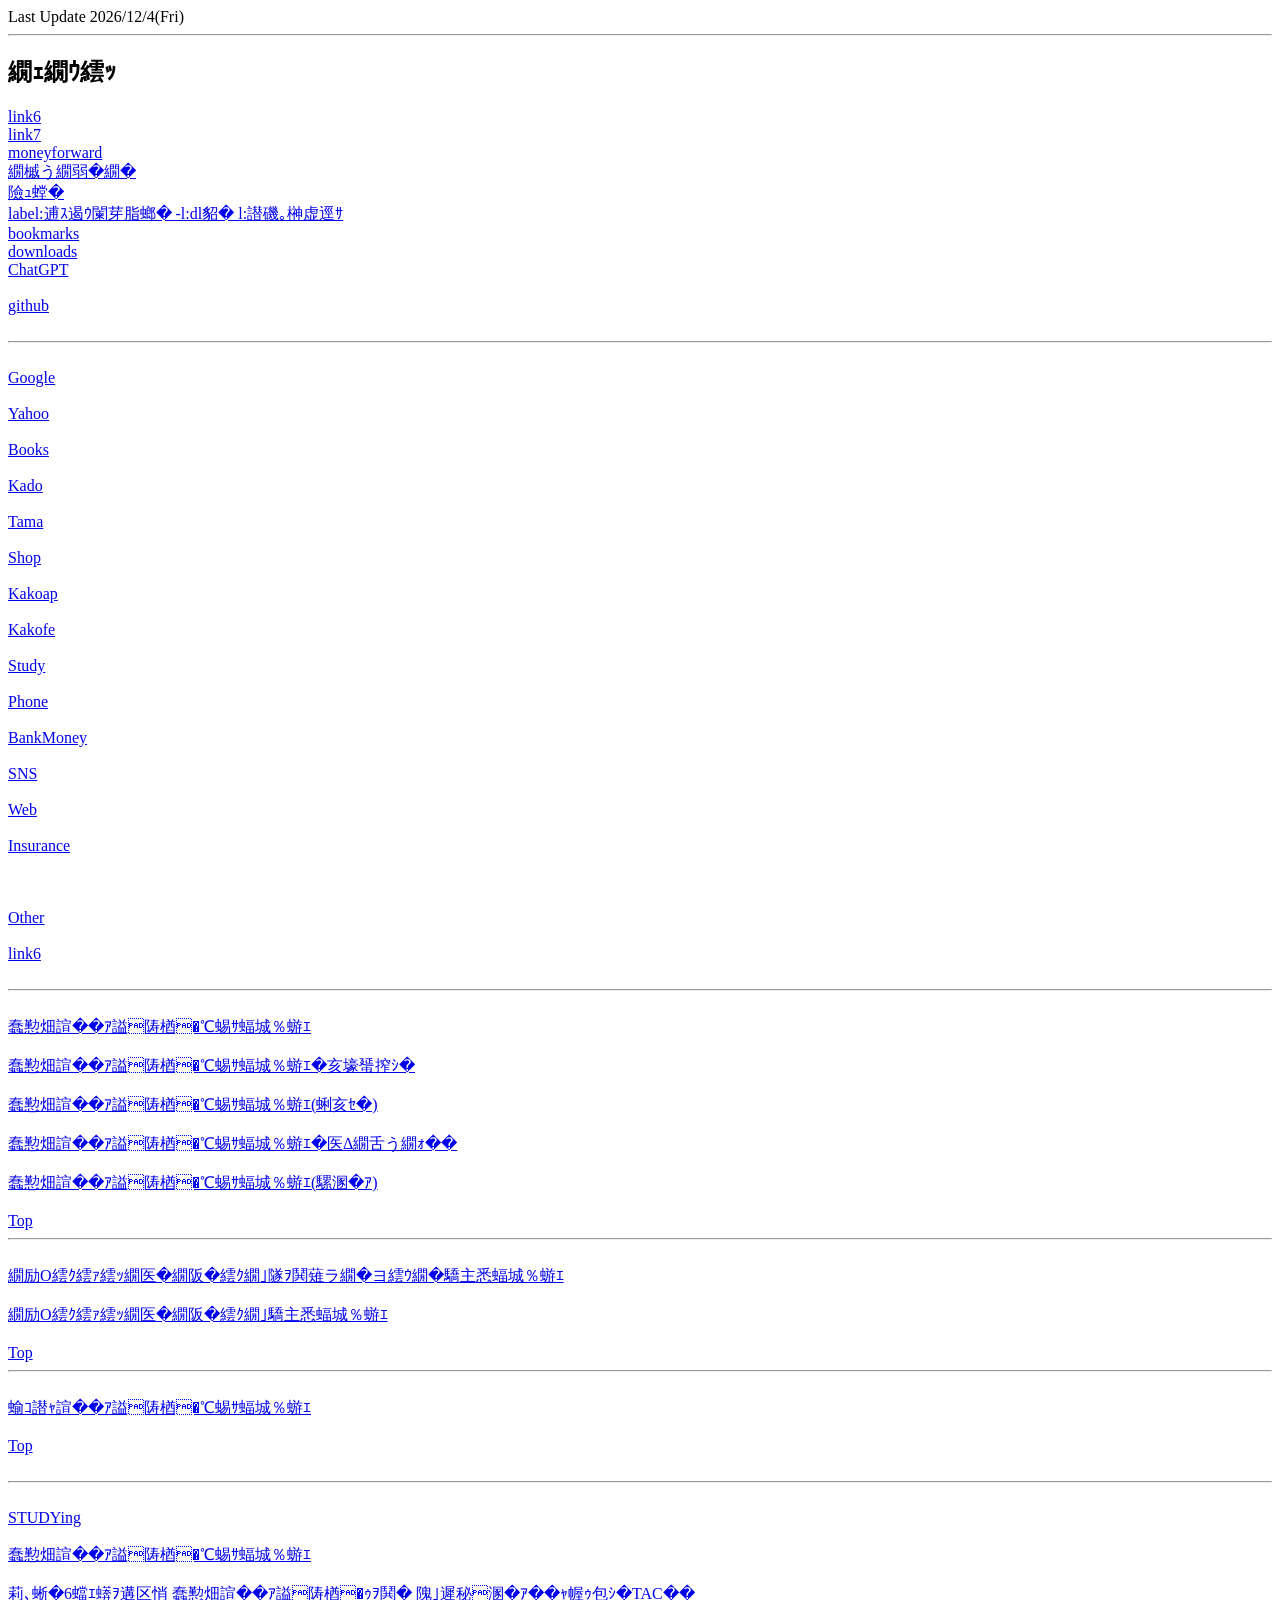
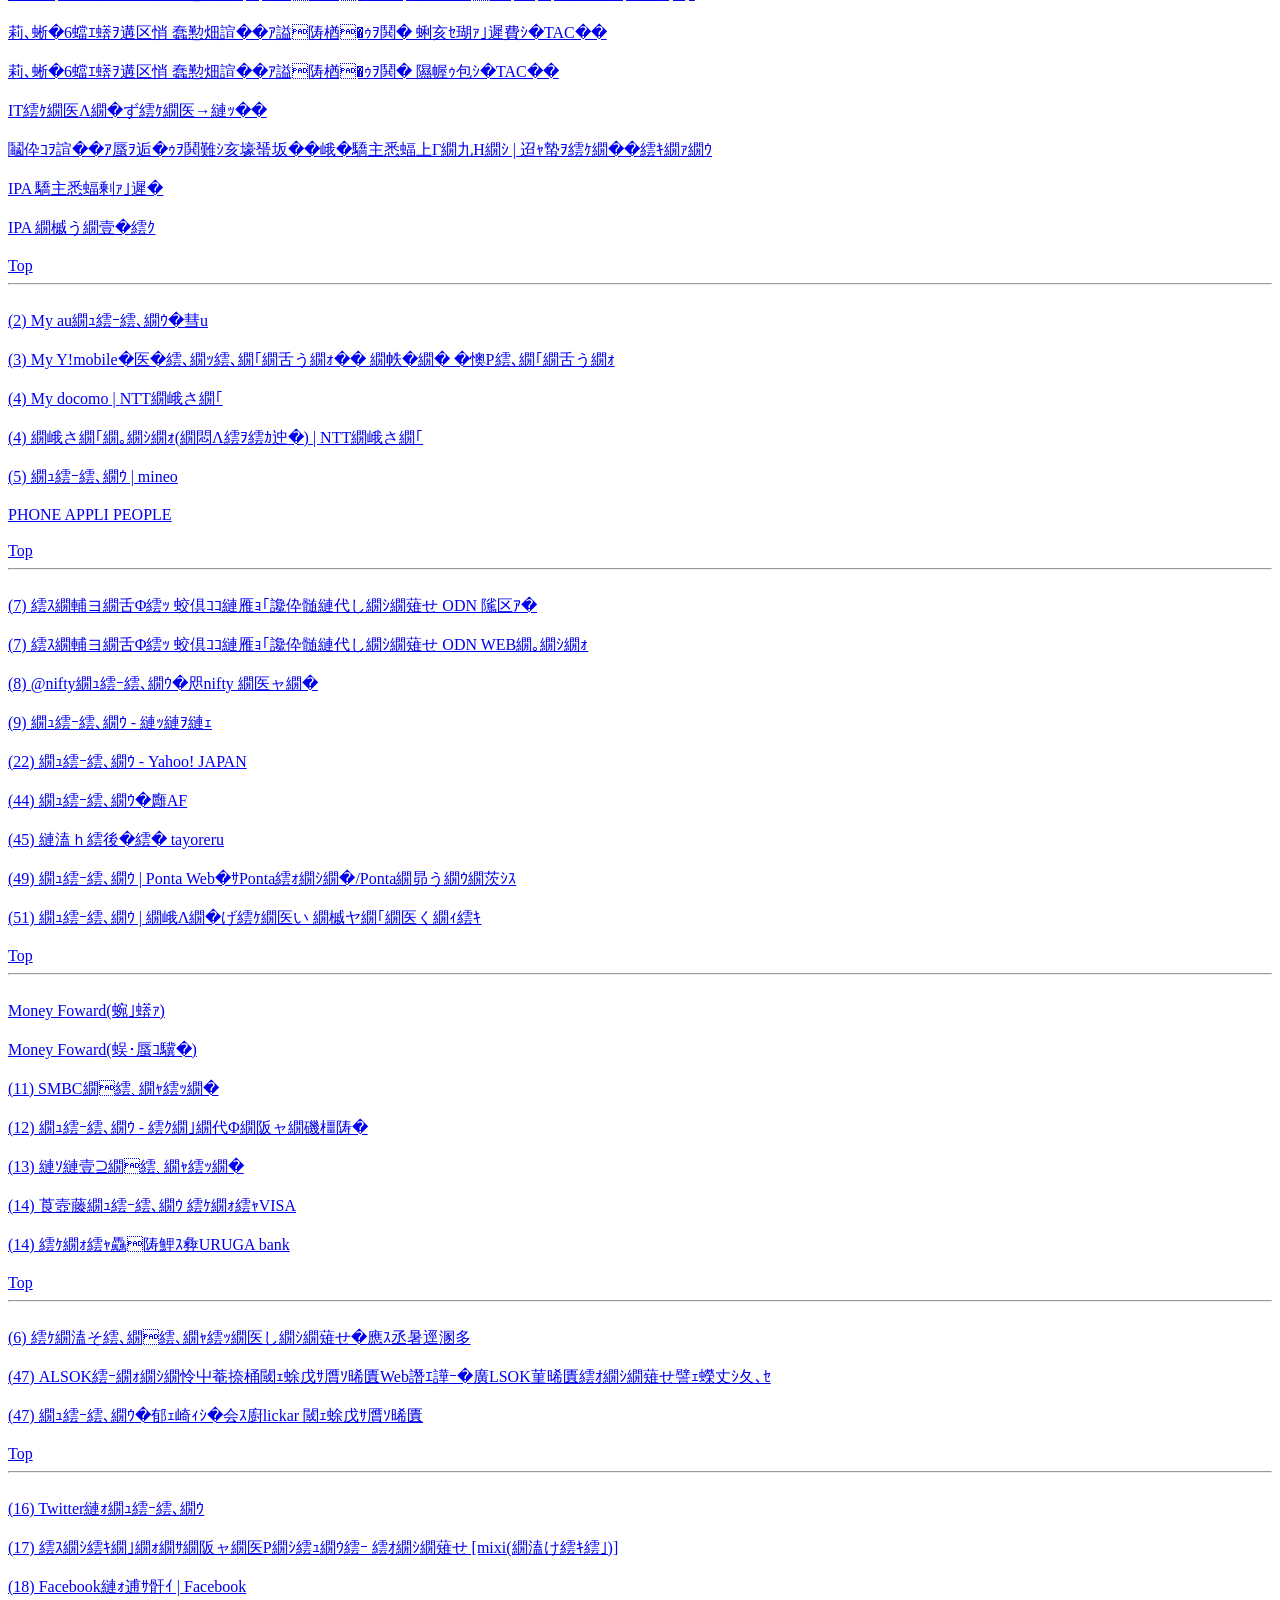
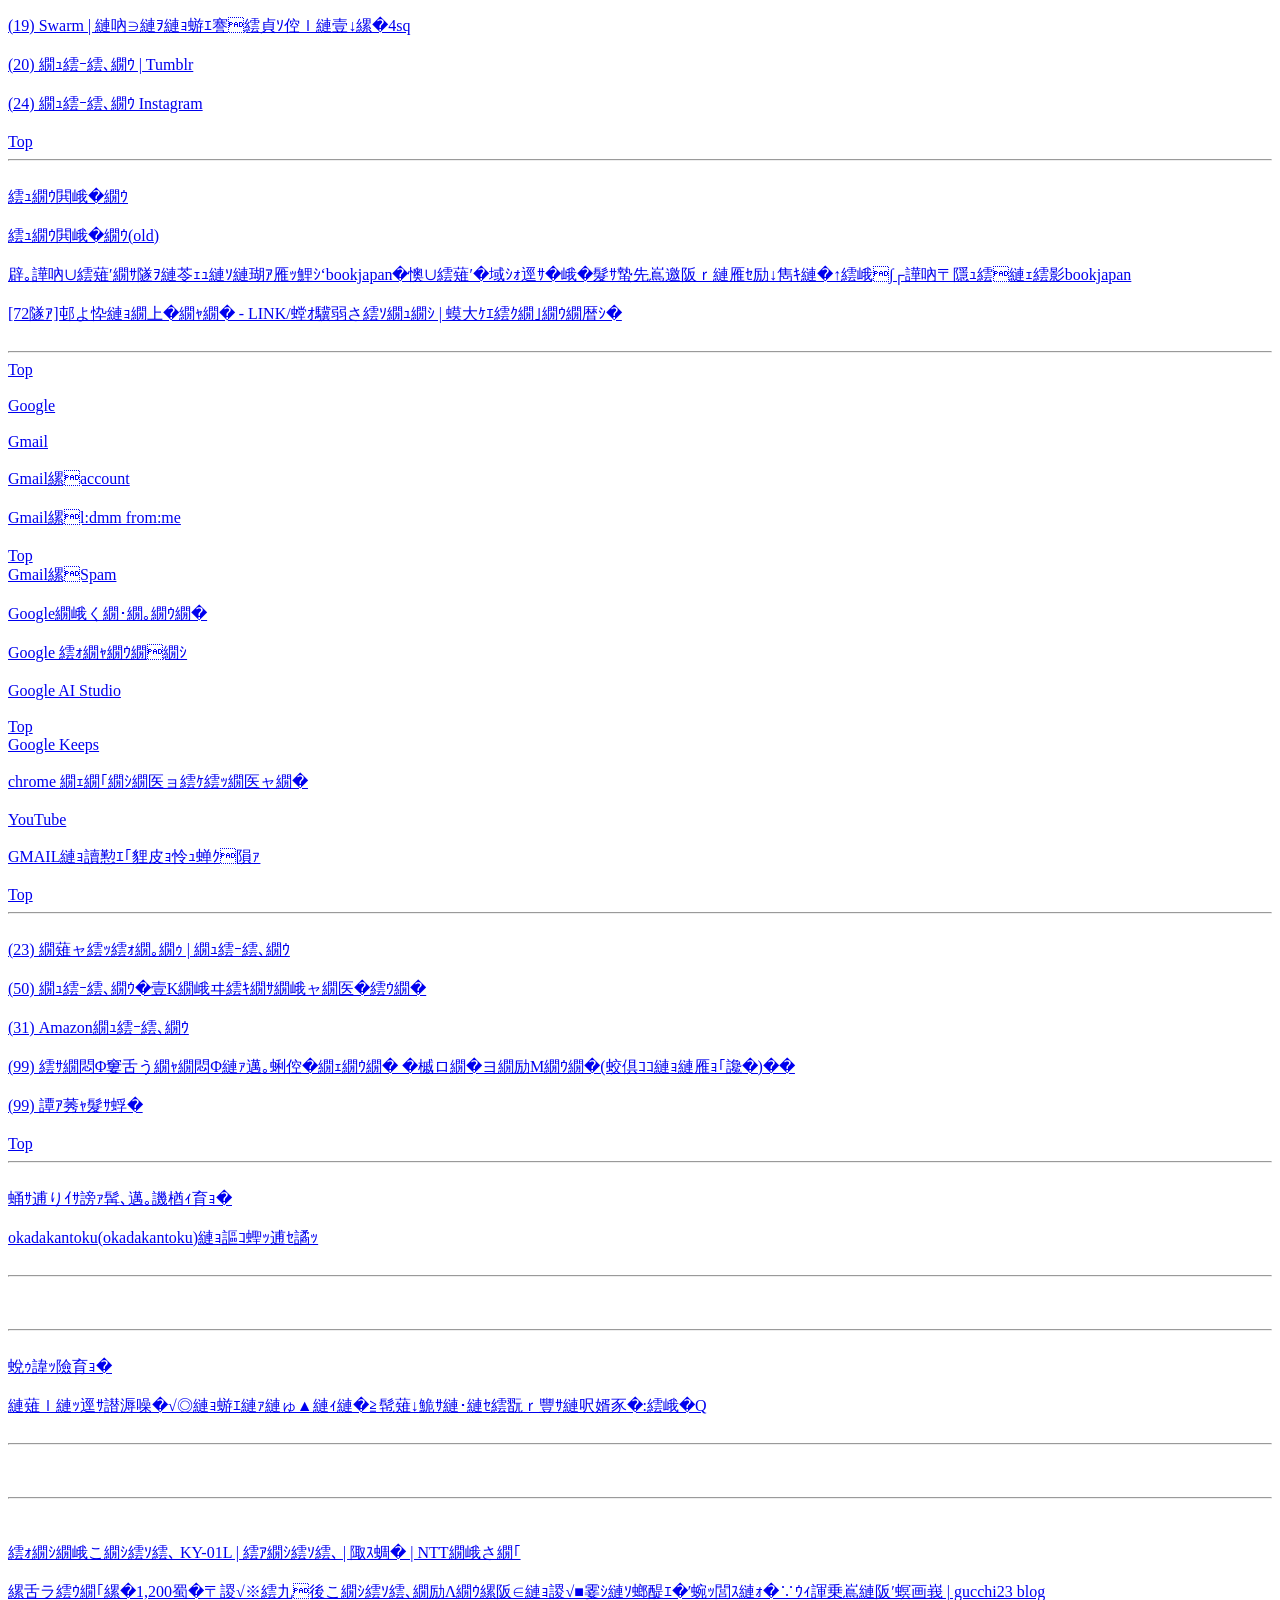
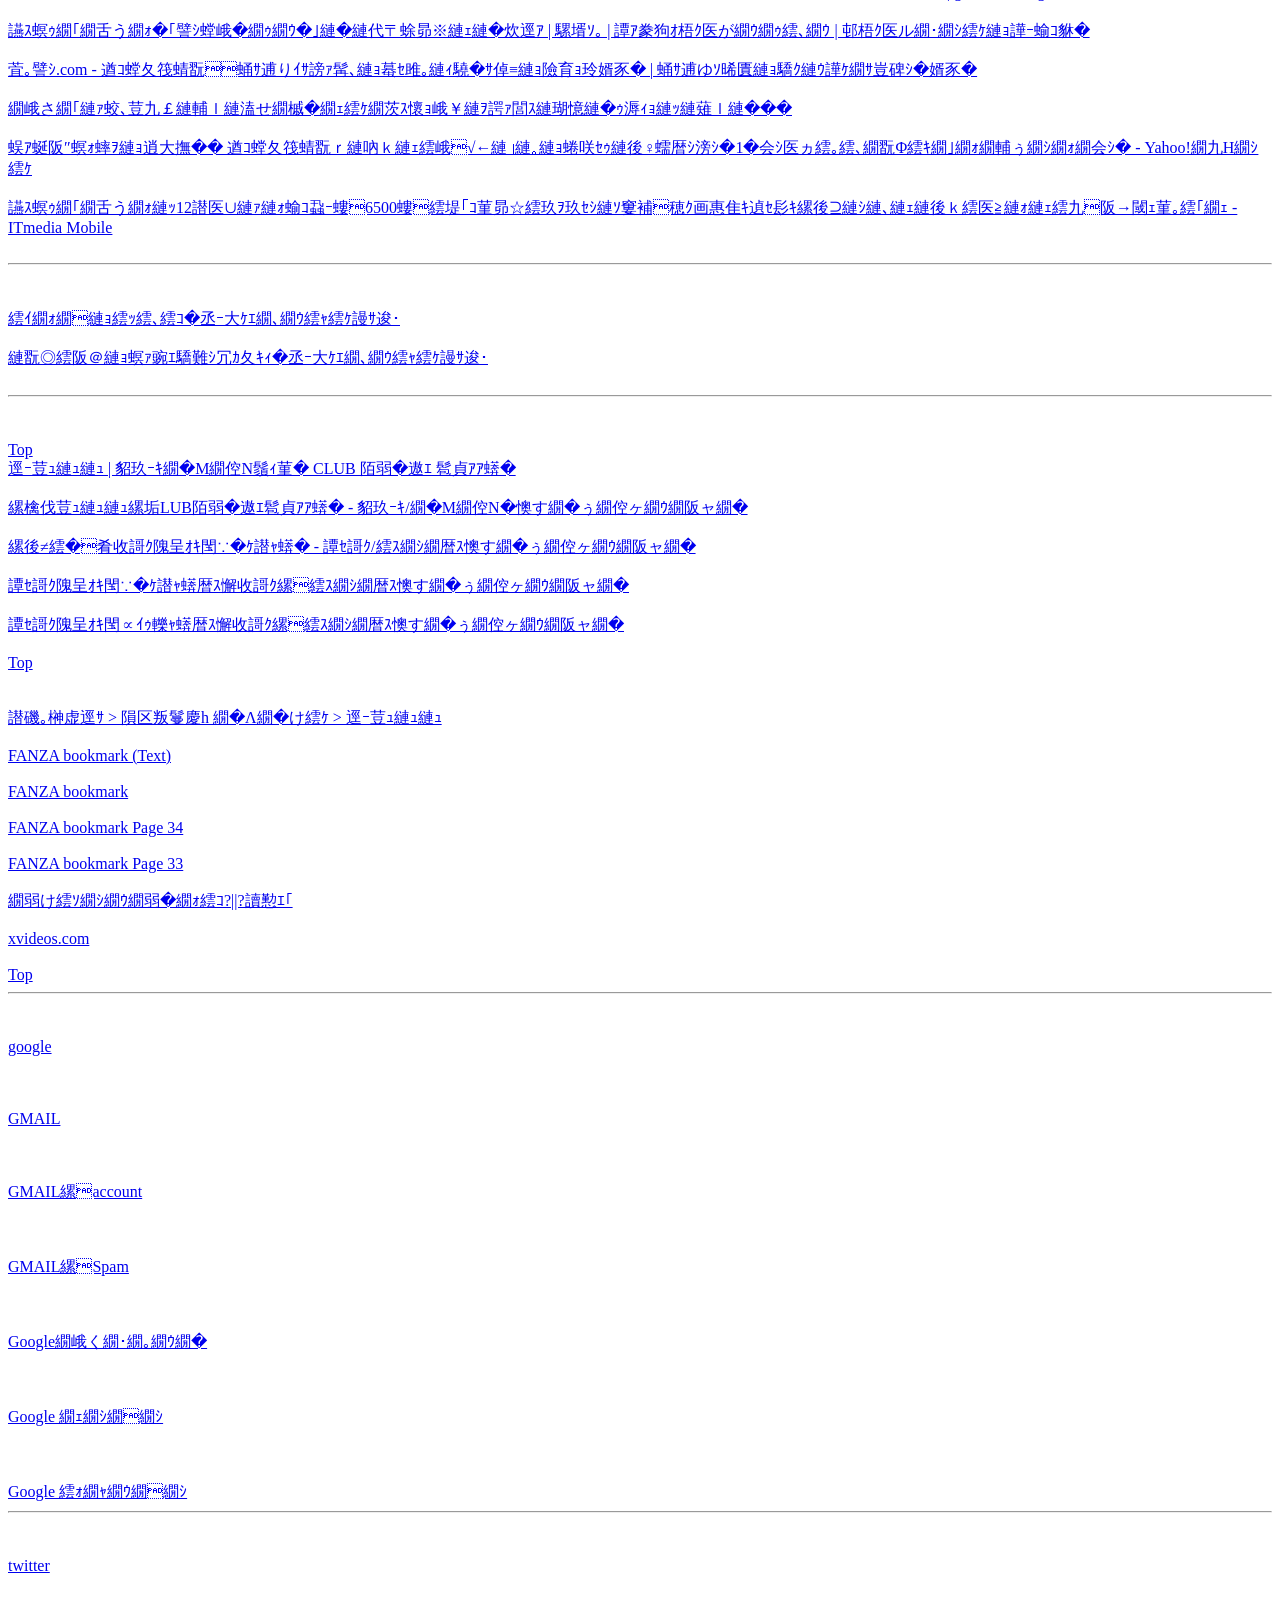
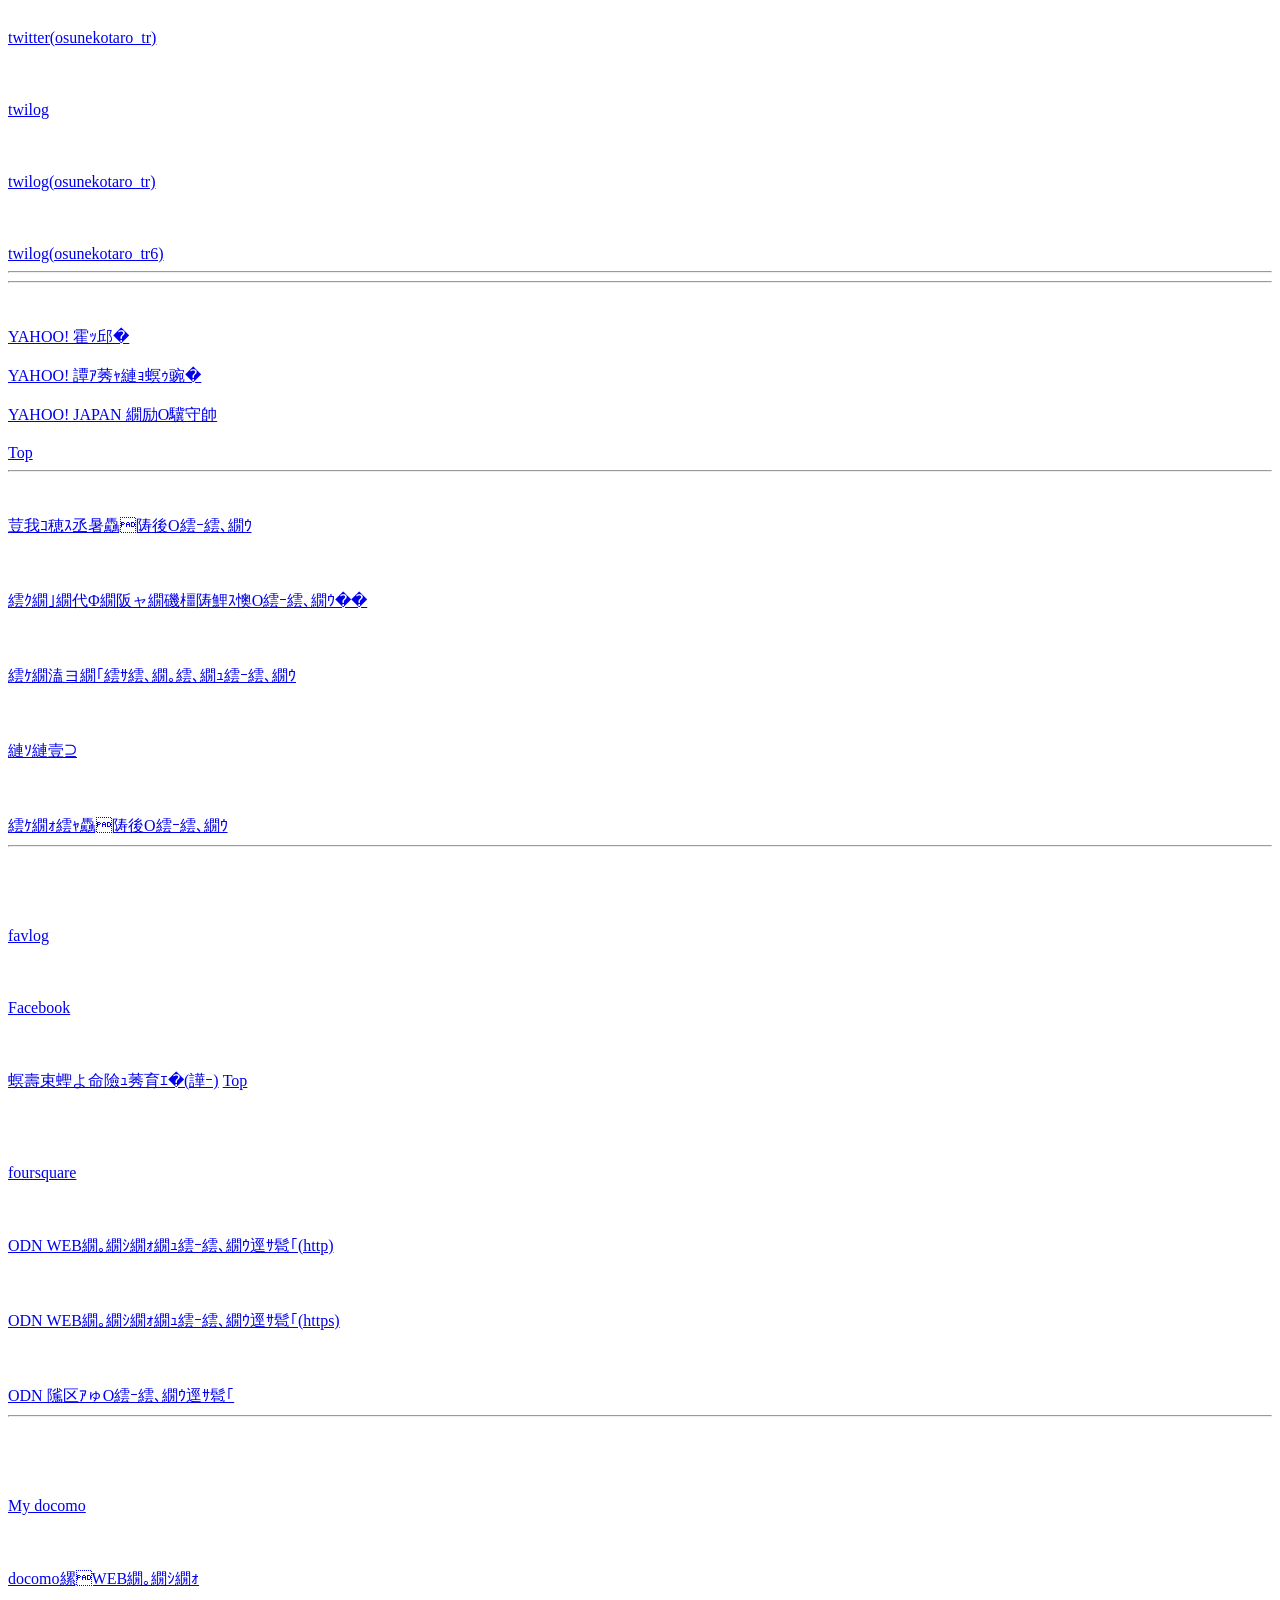
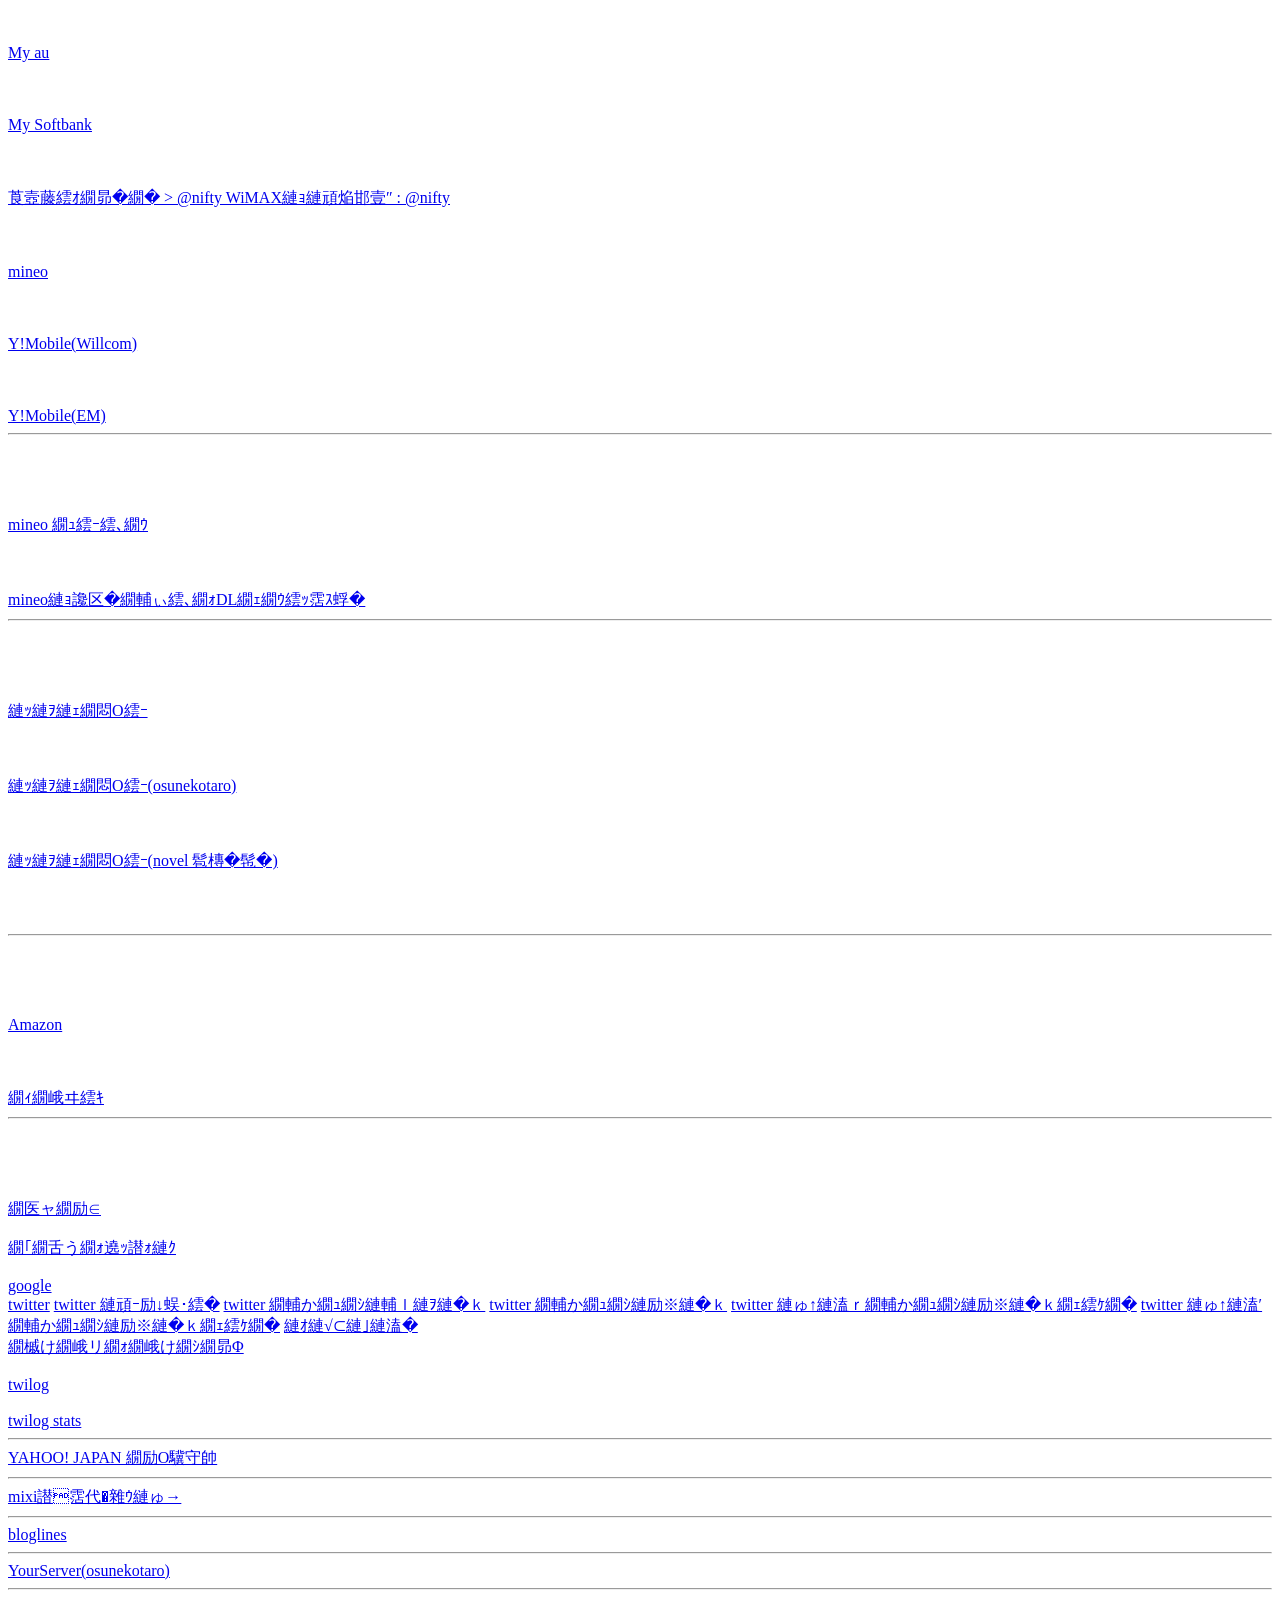
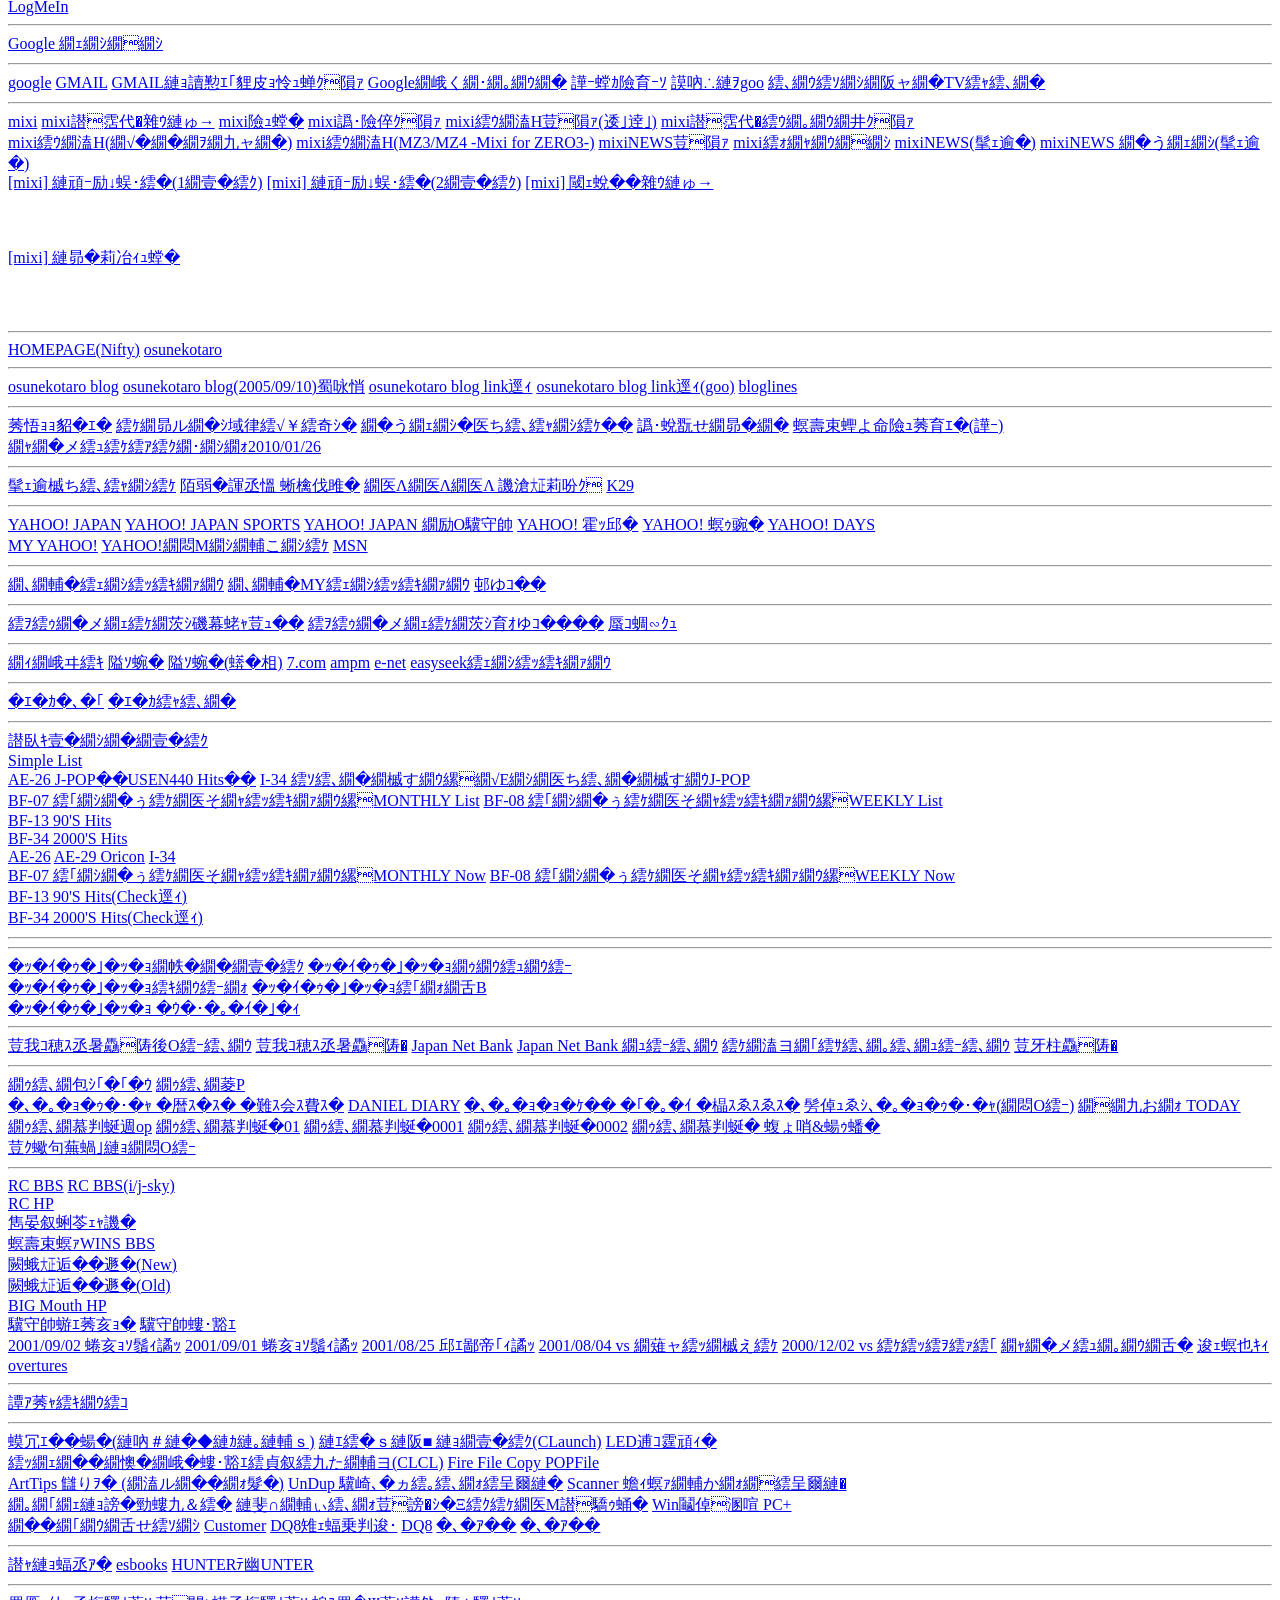
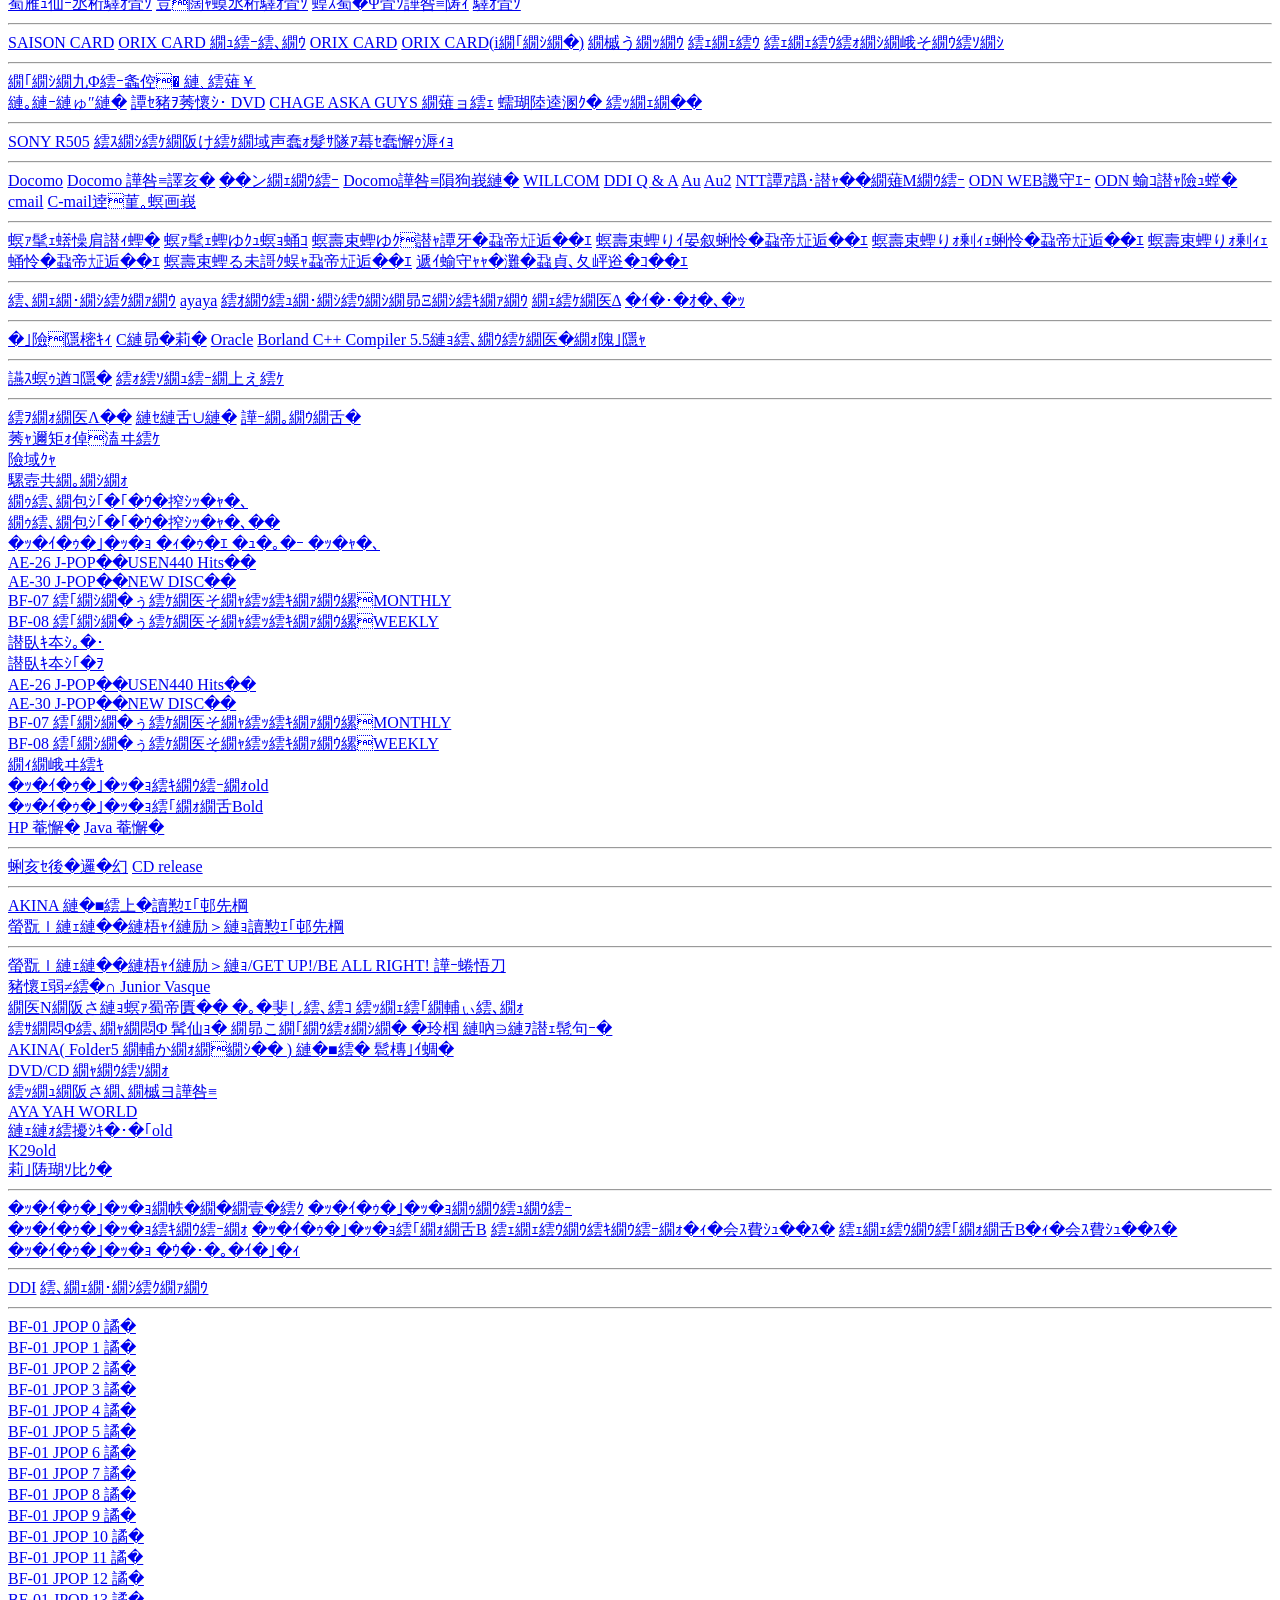
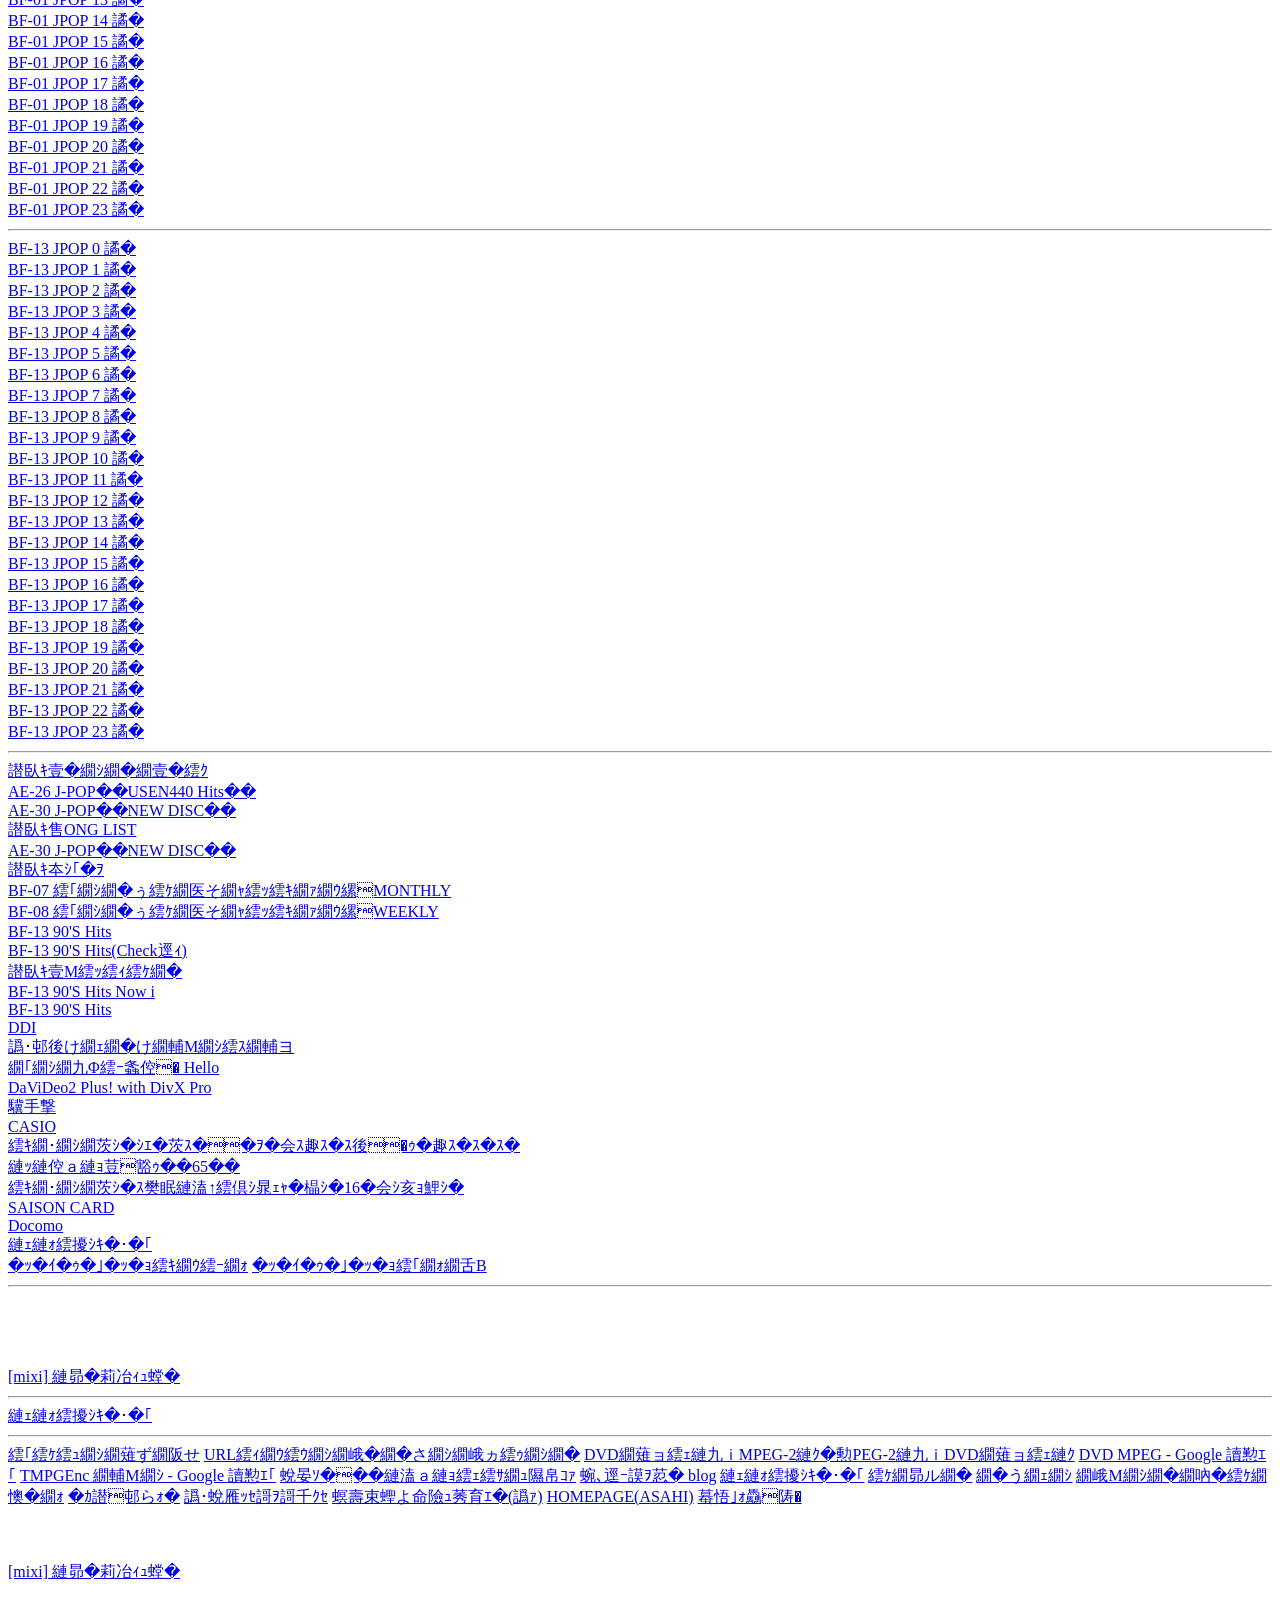
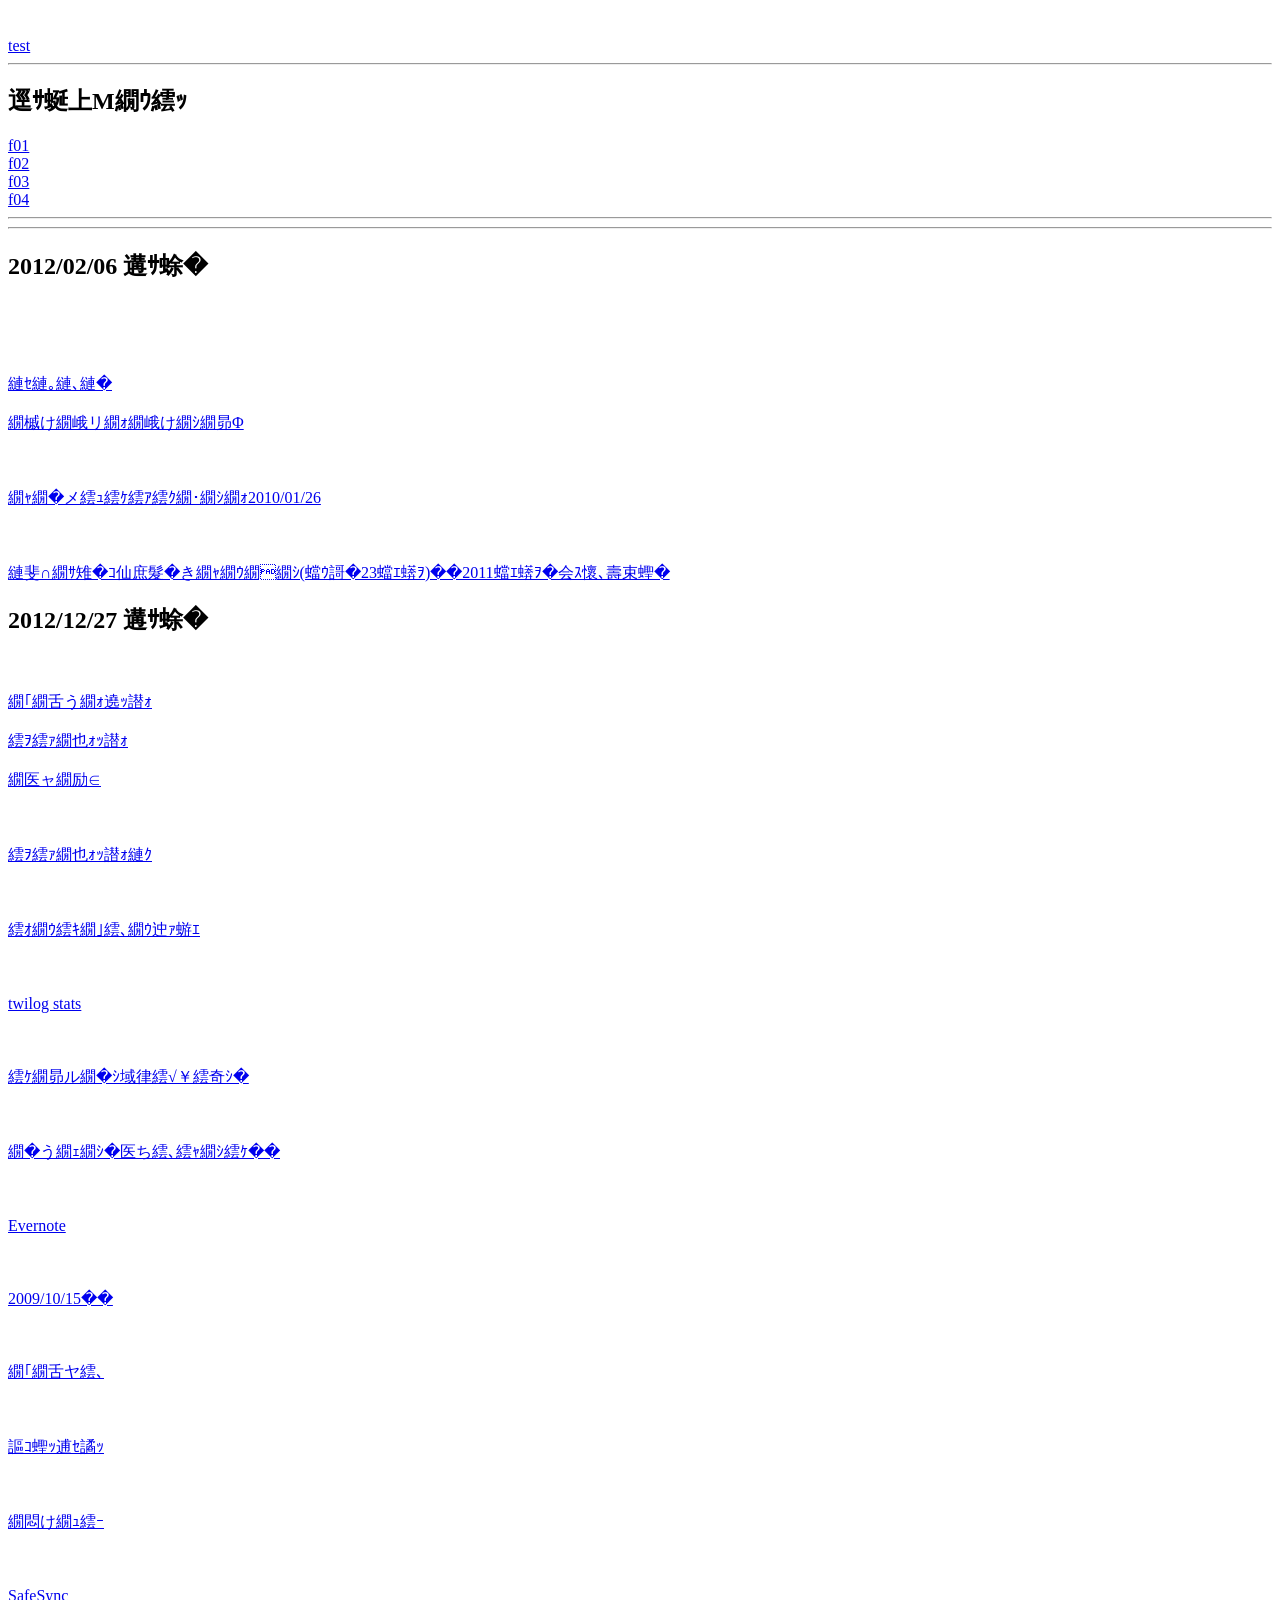
<file: link7.html>
<HEAD>

<TITLE>link7</TITLE>

<meta http-equiv="Content-Type" content="text/html; charset=Shift_JIS">


<SCRIPT LANGUAGE="JavaScript">

function writeModified() {



// ブラウザ情報の設定

ie =(navigator.appName=='Microsoft Internet Explorer');

nn =(navigator.appName=='Netscape');

mac=(navigator.appVersion.indexOf('Mac')!=-1);

ver=parseInt(navigator.appVersion);

if(ie && ver==4)

  ver = parseInt(

          navigator.appVersion.substring

            (navigator.appVersion.indexOf('MSIE ')+5)

          );



// 曜日の配列を作る

week = new Week();

function Week(){

  var i=0;

  this[i++]='Sun'; this[i++]='Mon'; this[i++]='Tue';

  this[i++]='Wed'; this[i++]='Thu'; this[i++]='Fri';

  this[i++]='Sat';

}



// 最終更新日の日付を算出する

function updateDate(){

  var lm = document.lastModified;

  var lmDate;



  if(ie && ver<4){

    // IE4 より前のブラウザは parse できない

    var i,j,nm;

    i=lm.indexOf(' ',0); j=lm.indexOf(' ',i+1);

    nm ='' +lm.substring(i+1,j);

    i=lm.indexOf(' ',j); j=lm.indexOf(' ',i+1);

    nm+='/'+lm.substring(i+1,j);

    i=lm.indexOf(' ',j); j=lm.indexOf(' ',i+1);

    nm+='/'+lm.substring(j+1,lm.length)

       +' '+lm.substring(i+1,j);

    lmDate = new Date(Date.parse(nm));

  } else {

    var p,pd=Date.parse(document.lastModified);

    if(!pd && (p=document.lastModified.indexOf(' JST'))!=-1){

    // Linux版 NN4 では 'JST' 付きの文字列は parse できない

      pd=Date.parse(document.lastModified.substring(0,p));

    }

    lmDate = new Date(pd);

  }

  // 年号は getFullYear メソッドがあれば、これを使用する

  var y=lmDate.getFullYear?

          lmDate.getFullYear():lmDate.getYear();

  // Y2K問題の補正をする

  var oy=y;

  if(y< 100) y+=1900;

  if(y<1980) y+= 100;

  if(oy!=y) lmDate.setYear(y);

  if(ie && ver<5 && navigator.appVersion.indexOf('MSIE 5')==-1){

    // IE4以前のブラウザは地域化の考慮が欠けているので補正する

    lmDate.setTime(

      lmDate.getTime()-lmDate.getTimezoneOffset()*60*1000);

  }

  else if(mac && !ie && ver==4){

    // Mac版 NN4も地域化の考慮が欠けているので補正する

    // 但し、getTimezoneOffset の戻り値のフォーマットが異なる！

    var tz=lmDate.getTimezoneOffset();

    lmDate.setTime(

      lmDate.getTime()+(parseInt(tz/100)*60+tz%100)*60*1000);

  }

  // 算出した最終更新日を文字列に成形して戻す

  return y+'/'+(lmDate.getMonth()+1)+'/'+lmDate.getDate()

        +'('+week[lmDate.getDay()]+') ';

}

// 最終更新日を出力する

document.write('Last Update '+updateDate());



}

</SCRIPT>







</HEAD>

<BODY>

<!-華原朋美-!>

<SCRIPT>

writeModified()

</SCRIPT>

<BR>

<A NAME="Top"></A>

<HR>


<A NAME="link"></A>

<H2>リンク</H2>

<A HREF="
https://okadamakoto.github.io/osunekotaro/
link6
.html
" target="_blank">
link6
</A>

<BR>


<A HREF="
https://okadamakoto.github.io/osunekotaro/link7.html
" target="_blank">
link7
</A>

<BR>

<A HREF="
https://moneyforward.com/accounts
" target="_blank">
moneyforward
</A>

<BR>

<A HREF="
https://member.studying.jp/note/
" target="_blank">
マイノート
</A>

<BR>

<A HREF="
https://mail.google.com/mail/u/0/?hl=ja&tab=wm#settings/accounts
" target="_blank">
設定
</A>

<BR>

<A HREF="
https://mail.google.com/mail/u/0/?hl=ja&tab=wm#search/label%3A%E7%99%BD%E7%9F%B3%E8%8C%89%E8%8E%89%E5%A5%88+-l%3Adl%E6%B8%88+l%3A%E6%9C%88%E9%A1%8D%E5%8B%95%E7%94%BB/GTvVlcRzBWKnNhGpqhQJsclJjMXjVVpddhGzxPxxlkZcnKKKpBvlnTfsJbGKZdVKdllxqwMHspQKk
" target="_blank">
label:白石茉莉奈 -l:dl済 l:月額動画 
</A>

<BR>

<A HREF="
chrome://bookmarks/
" target="_blank">
bookmarks
</A>

<BR>

<A HREF="
chrome://downloads/
" target="_blank">
downloads
</A>

<BR>





<A HREF="
https://chat.openai.com/chat
" target="_blank">
ChatGPT
</A>

<BR>
<BR>

<A HREF="
https://github.com/
" target="_blank">
github
</A>

<BR>
<BR>



<!- ----------------------------------------------- -!>

<!- モバイル端末で使うためのリンク ここから -!>

<A NAME="Mobile"></A>

<!- ----------------------------------------------- -!>
<HR>
<A NAME="Menu"></A>
<BR>

<!- ----------------------------------------------- -!>
<!- (1) -!>
<!- ----------------------------------------------- -!>
<A HREF="
https://okadamakoto.github.io/osunekotaro/link6.html#
Google
">
Google
<BR>
<BR>

<!- ----------------------------------------------- -!>
<!- (2) -!>
<!- ----------------------------------------------- -!>
<A HREF="
https://okadamakoto.github.io/osunekotaro/link6.html#
Yahoo
">
Yahoo
<BR>
<BR>

<!- ----------------------------------------------- -!>
<!- (3) -!>
<!- ----------------------------------------------- -!>
<A HREF="
https://okadamakoto.github.io/osunekotaro/link6.html#
Books
">
Books
<BR>
<BR>

<!- ----------------------------------------------- -!>
<!- (4) -!>
<!- ----------------------------------------------- -!>
<A HREF="
https://okadamakoto.github.io/osunekotaro/link6.html#
Kado
">
Kado
<BR>
<BR>

<!- ----------------------------------------------- -!>
<!- (6) -!>
<!- ----------------------------------------------- -!>
<A HREF="
https://okadamakoto.github.io/osunekotaro/link6.html#
Tama
">
Tama
<BR>
<BR>

<!- ----------------------------------------------- -!>
<!- (7) -!>
<!- ----------------------------------------------- -!>
<A HREF="
https://okadamakoto.github.io/osunekotaro/link6.html#
Shop
">
Shop
<BR>
<BR>

<!- ----------------------------------------------- -!>
<!- (13) -!>
<!- ----------------------------------------------- -!>
<A HREF="
https://okadamakoto.github.io/osunekotaro/link6.html#
Kakoap
">
Kakoap
<BR>
<BR>


<!- ----------------------------------------------- -!>
<!- (13) -!>
<!- ----------------------------------------------- -!>
<A HREF="
https://okadamakoto.github.io/osunekotaro/link6.html#
Kakofe
">
Kakofe
<BR>
<BR>


<!- ----------------------------------------------- -!>
<!- (13) -!>
<!- ----------------------------------------------- -!>
<A HREF="
https://okadamakoto.github.io/osunekotaro/link6.html#
Study
">
Study
<BR>
<BR>


<!- ----------------------------------------------- -!>
<!- (8) -!>
<!- ----------------------------------------------- -!>
<A HREF="
https://okadamakoto.github.io/osunekotaro/link6.html#
Phone
">
Phone
<BR>
<BR>

<!- ----------------------------------------------- -!>
<!- (9) -!>
<!- ----------------------------------------------- -!>
<A HREF="
https://okadamakoto.github.io/osunekotaro/link6.html#
BankMoney
">
BankMoney
<BR>
<BR>

<!- ----------------------------------------------- -!>
<!- (10) -!>
<!- ----------------------------------------------- -!>
<A HREF="
https://okadamakoto.github.io/osunekotaro/link6.html#
SNS
">
SNS
<BR>
<BR>

<!- ----------------------------------------------- -!>
<!- (11) -!>
<!- ----------------------------------------------- -!>
<A HREF="
https://okadamakoto.github.io/osunekotaro/link6.html#
Web
">
Web
<BR>
<BR>

<!- ----------------------------------------------- -!>
<!- (5) -!>
<!- ----------------------------------------------- -!>
<A HREF="
https://okadamakoto.github.io/osunekotaro/link6.html#
Insurance
">
Insurance
<BR>
<BR>

<BR>
<BR>

<!- ----------------------------------------------- -!>
<!- (12) -!>
<!- ----------------------------------------------- -!>
<A HREF="
https://okadamakoto.github.io/osunekotaro/link6.html#
Other
">
Other
<BR>
<BR>

<A HREF="
https://okadamakoto.github.io/osunekotaro/link6.html#
" target="_blank">
link6
</A>

<BR>
<BR>


<HR>
<!- ----------------------------------------------- -!>
<A NAME="Kakoap"></A>
<!- ----------------------------------------------- -!>

<BR>

<A HREF="
https://www.ap-siken.com/
" target="_blank">
応用情報技術者過去問道場
</A>

<BR>
<BR>


<A HREF="
https://www.ap-siken.com/apkakomon.php
" target="_blank">
応用情報技術者過去問道場（午前）
</A>

<BR>
<BR>


<A HREF="
https://www.ap-siken.com/apkakomon_pm.php
" target="_blank">
応用情報技術者過去問道場(午後)
</A>

<BR>
<BR>


<A HREF="
https://www.ap-siken.com/s/apkakomon.php
" target="_blank">
応用情報技術者過去問道場（モバイル）
</A>

<BR>
<BR>


<A HREF="
https://www.ap-siken.com/s/sokuhou/
" target="_blank">
応用情報技術者過去問道場(速報)
</A>

<BR>
<BR>

<!- ----------------------------------------------- -!>
<A HREF="
https://okadamakoto.github.io/osunekotaro/link6.html#
Top
">
Top
<BR>
<!- ----------------------------------------------- -!>

<HR>
<!- ----------------------------------------------- -!>
<A NAME="Kakoap"></A>
<!- ----------------------------------------------- -!>

<BR>

<A HREF="
https://www.pm-siken.com/
" target="_blank">
プロジェクトマネージャ試験ドットコム過去問道場
</A>

<BR>
<BR>


<A HREF="
https://www.pm-siken.com/pmkakomon.php
" target="_blank">
プロジェクトマネージャ過去問道場
</A>

<BR>
<BR>


<!- ----------------------------------------------- -!>
<A HREF="
https://okadamakoto.github.io/osunekotaro/link6.html#
Top
">
Top
<BR>
<!- ----------------------------------------------- -!>

<HR>
<!- ----------------------------------------------- -!>
<A NAME="Kakofe"></A>
<!- ----------------------------------------------- -!>

<BR>

<A HREF="
https://www.fe-siken.com/
" target="_blank">
基本情報技術者過去問道場
</A>

<BR>
<BR>

<A HREF="
https://okadamakoto.github.io/osunekotaro/link6.html#
Top
">
Top
</A>

<BR>
<BR>

<HR>
<!- ----------------------------------------------- -!>
<A NAME="Study"></A>
<!- ----------------------------------------------- -!>

<BR>

<A HREF="
https://member.studying.jp/
" target="_blank">
STUDYing
</A>

<BR>
<BR>

<A HREF="
https://www.ap-siken.com/apkakomon.php
" target="_blank">
応用情報技術者過去問道場
</A>

<BR>
<BR>


<A HREF="
https://www.tac-school.co.jp/kouza_joho/sokuhou.html
" target="_blank">
令和6年度秋期 応用情報技術者試験 解答速報＆講評（TAC）
</A>

<BR>
<BR>


<A HREF="
https://www.tac-school.co.jp/file/tac/kouza_joho/pdf/sokuhou/24f_ap_sokuhou.pdf
" target="_blank">
令和6年度秋期 応用情報技術者試験 午後解答（TAC）
</A>

<BR>
<BR>


<A HREF="
https://www.tac-school.co.jp/file/tac/kouza_joho/pdf/sokuhou/24f_ap_kouhyou.pdf
" target="_blank">
令和6年度秋期 応用情報技術者試験 講評（TAC）
</A>

<BR>
<BR>


<A HREF="
https://studying.jp/itstrategist/about.html
" target="_blank">
ITストラテジストとは？
</A>

<BR>
<BR>


<A HREF="
https://fun-learning.jp/app/menus/jouhou_koudo
" target="_blank">
高度情報処理試験（午前Ⅰ）の過去問メニュー | 独学ステーション
</A>

<BR>
<BR>


<A HREF="
https://www.ipa.go.jp/shiken/mondai-kaiotu/index.html
" target="_blank">
IPA 過去問解答
</A>

<BR>
<BR>


<A HREF="
https://itee.ipa.go.jp/ipa/user/public/
" target="_blank">
IPA マイページ
</A>

<BR>
<BR>


<!- ----------------------------------------------- -!>
<A HREF="
https://okadamakoto.github.io/osunekotaro/link6.html#
">
Top
<BR>

<!- ----------------------------------------------- -!>






<!- Menu -!>
<!- ----------------------------------------------- -!>



<HR>
<!- ----------------------------------------------- -!>
<A NAME="Phone"></A>
<!- ----------------------------------------------- -!>

<BR>

<A HREF="
https://www.au.com/my-au/
" target="_blank">
(2)
My auログイン｜au
</A>

<BR>
<BR>

<A HREF="
https://my.ymobile.jp/muc/d/top
" target="_blank">
(3)
My Y!mobile（マイワイモバイル） ホーム ｜ワイモバイル
</A>

<BR>
<BR>

<A HREF="
https://www.nttdocomo.co.jp/mydocomo/index.html
" target="_blank">
(4)
My docomo | NTTドコモ
</A>

<BR>
<BR>

<A HREF="
https://mail.smt.docomo.ne.jp/
" target="_blank">
(4)
ドコモメール(ブラウザ版) | NTTドコモ
</A>

<BR>
<BR>

<A HREF="
https://login.eonet.jp/auth/Login/mineo?AS=sas&TYPE=33554433&REALMOID=06-0000c329-4b67-17c5-a8b2-8e550a21d08d&GUID=&SMAUTHREASON=0&METHOD=GET&SMAGENTNAME=$SM$jN%2bR2ZhkZub%2fByM3wUojFDp7CE6TMtC0%2bDjep%2bphKOpEUUQF0T9GCesdEwApBEIdR42mJHrdWsLPpTgu9vkvUXH3vcgcicGw6onq4MAQQVoK4ElihmXQhzMJlDovQ32o&TARGET=$SM$HTTPS%3a%2f%2fmy%2emineo%2ejp%2fmvno_cp%2f
" target="_blank">
(5)
ログイン | mineo
</A>

<BR>
<BR>


<A HREF="
https://alsok.phoneappli.net/
" target="_blank">
PHONE APPLI PEOPLE
</A>

<BR>
<BR>


<!- ----------------------------------------------- -!>
<A HREF="
https://okadamakoto.github.io/osunekotaro/link6.html#
Top
">
Top
<BR>
<!- ----------------------------------------------- -!>


<HR>
<!- ----------------------------------------------- -!>
<A NAME="Web"></A>
<!- ----------------------------------------------- -!>

<BR>

<A HREF="
https://myportal.itc.softbank.jp/web/portal/login
" target="_blank">
(7)
ソフトバンク 個人お客様向けサービス ODN 請求
</A>

<BR>
<BR>


<A HREF="
https://www.odn.ne.jp/webmail/login.html
" target="_blank">
(7)
ソフトバンク 個人お客様向けサービス ODN WEBメール
</A>

<BR>
<BR>


<A HREF="
https://sso.nifty.com/pub/login.cgi?service=top&back=https%3a%2f%2fwww.nifty.com%2fniftop%2fcgi-bin%2fmiddle%2fredirect.cgi&am=1.3.0
" target="_blank">
(8)
@niftyログイン：@nifty トップ
</A>

<BR>
<BR>


<A HREF="
https://www.hatena.ne.jp/login
" target="_blank">
(9)
ログイン - はてな
</A>

<BR>
<BR>


<A HREF="
https://login.yahoo.co.jp/config/login
" target="_blank">
(22)
ログイン - Yahoo! JAPAN
</A>

<BR>
<BR>


<A HREF="
https://mr.jaf.or.jp/sso/frlogin.php?qServiceId=MYP01&qUrl=https%3A%2F%2Fwww.jaf.jp%2Fpc%2Fssologin%2F
" target="_blank">
(44)
ログイン｜JAF
</A>

<BR>
<BR>


<A HREF="
https://kyuyo.tayoreru.com/kyuyo/2a943d2/Login/Login_User.aspx
" target="_blank">
(45)
たよれーる tayoreru
</A>

<BR>
<BR>


<A HREF="
https://point.recruit.co.jp/member/pwbLogin/?path=c5b617c78c33d75633aa7029cab6aa23c00e08f1b0914cc28c4c249757ddf16b
" target="_blank">
(49)
ログイン | Ponta Web［Pontaカード/Pontaポイント］
</A>

<BR>
<BR>


<A HREF="
https://www.matsukiyo.co.jp/store/login
" target="_blank">
(51)
ログイン | ドラッグストア マツモトキヨシ
</A>

<BR>
<BR>





<!- ----------------------------------------------- -!>
<A HREF="
https://okadamakoto.github.io/osunekotaro/link6.html#
Top
">
Top
<BR>
<!- ----------------------------------------------- -!>


<HR>
<!- ----------------------------------------------- -!>
<A NAME="BankMoney"></A>
<!- ----------------------------------------------- -!>

<BR>

<A HREF="
https://moneyforward.com/accounts
" target="_blank">
Money Foward(口座)
</A>

<BR>
<BR>

<A HREF="
https://moneyforward.com/cf
" target="_blank">
Money Foward(入出金)
</A>

<BR>
<BR>

<A HREF="
https://direct.smbc.co.jp/aib/aibgsjsw5001.jsp
" target="_blank">
(11)
SMBCダイレクト
</A>

<BR>
<BR>


<A HREF="
https://login.japannetbank.co.jp/wctx/50bc6afcfjc044960.do
" target="_blank">
(12)
ログイン - ジャパンネット銀行
</A>

<BR>
<BR>


<A HREF="
https://web.ib.mizuhobank.co.jp/servlet/mib?xtr=Emf00000 
" target="_blank">
(13)
みずほダイレクト
</A>

<BR>
<BR>


<A HREF="
https://card.surugabank.co.jp/Top.do
" target="_blank">
(14)
会員ログイン スルガVISA
</A>

<BR>
<BR>


<A HREF="
https://www.surugabank.co.jp/surugabank/index.html
" target="_blank">
(14)
スルガ銀行｜SURUGA bank
</A>

<BR>
<BR>


<!- ----------------------------------------------- -!>
<A HREF="
https://okadamakoto.github.io/osunekotaro/link6.html#
Top
">
Top
<BR>
<!- ----------------------------------------------- -!>


<HR>
<!- ----------------------------------------------- -!>
<A NAME="Insurance"></A>
<!- ----------------------------------------------- -!>

<BR>

<A HREF="
https://netatm.sumitomolife.co.jp/natm/POS0/POJAS0003B.do
" target="_blank">
(6)
スミセイダイレクトサービス｜住友生命
</A>

<BR>
<BR>

<A HREF="
https://www.insurance.alsok.co.jp/tkoushin.html
" target="_blank">
(47)
ALSOKグループ団体扱自動車保険Web更新｜ALSOK保険サービス株式会社
</A>

<BR>
<BR>


<A HREF="
https://eb04.sjnk.co.jp/B50D/XAS/XASPFLBE001/XASBE001/XASBE001001FC01.aspx
" target="_blank">
(47)
ログイン（認証）｜Clickar 自動車保険
</A>

<BR>
<BR>



<!- ----------------------------------------------- -!>
<A HREF="
https://okadamakoto.github.io/osunekotaro/link6.html#
Top
">
Top
<BR>
<!- ----------------------------------------------- -!>

<HR>
<!- ----------------------------------------------- -!>
<A NAME="SNS"></A>
<!- ----------------------------------------------- -!>

<BR>

<A HREF="
https://twitter.com/login?lang=ja
" target="_blank">
(16)
Twitterにログイン
</A>

<BR>
<BR>


<A HREF="
https://mixi.jp/login.pl?next_url=https%3A%2F%2Fmixi.jp%2Fhome.pl&from=drawer_menu
" target="_blank">
(17)
ソーシャル・ネットワーキング サービス [mixi(ミクシィ)]
</A>

<BR>
<BR>


<A HREF="
https://www.facebook.com/campaign/landing.php?campaign_id=1665596389&extra_1=s%7Cc%7C321610682142%7Ce%7Cfacebook%20%E3%83%AD%E3%82%B0%E3%82%A4%E3%83%B3%7C&placement=&creative=321610682142&keyword=facebook%20%E3%83%AD%E3%82%B0%E3%82%A4%E3%83%B3&partner_id=googlesem&extra_2=campaignid%3D1665596389%26adgroupid%3D65075436380%26matchtype%3De%26network%3Dg%26source%3Dnotmobile%26search_or_content%3Ds%26device%3Dc%26devicemodel%3D%26adposition%3D1t1%26target%3D%26targetid%3Dkwd-309772192975%26loc_physical_ms%3D1009246%26loc_interest_ms%3D%26feeditemid%3D%26param1%3D%26param2%3D&gclid=Cj0KCQiAjfvwBRCkARIsAIqSWlNXWAL-PXRKZOlsoXs--837fftn5NUBB8qIeEacN5jd7WxZnEU2sqsaApSREALw_wcB
" target="_blank">
(18)
Facebookに登録 | Facebook
</A>

<BR>
<BR>


<A HREF="
https://ja.swarmapp.com/
" target="_blank">
(19)
Swarm | すべての場所を忘れずに。4sq
</A>

<BR>
<BR>


<A HREF="
https://www.tumblr.com/login?language=ja_JP
" target="_blank">
(20)
ログイン | Tumblr
</A>

<BR>
<BR>

<A HREF="
https://www.instagram.com/accounts/login/?hl=ja
" target="_blank">
(24)
ログイン  Instagram
</A>

<BR>
<BR>

<!- ----------------------------------------------- -!>
<A HREF="
https://okadamakoto.github.io/osunekotaro/link6.html#
Top
">
Top
<BR>
<!- ----------------------------------------------- -!>


<HR>
<!- ----------------------------------------------- -!>
<A NAME="Books"></A>
<!- ----------------------------------------------- -!>

<BR>

<A HREF="
https://ebookjapan.yahoo.co.jp/books/525762/
" target="_blank">
キン肉マン
</A>


<BR>
<BR>

<A HREF="
https://ebookjapan.yahoo.co.jp/search/?keyword=%E3%82%AD%E3%83%B3%E8%82%89%E3%83%9E%E3%83%B3&useTitle=0&sort=recent
" target="_blank">
キン肉マン(old)
</A>


<BR>
<BR>


<A HREF="
https://ebookjapan.yahoo.co.jp/
" target="_blank">
無料まんが・試し読みが豊富！ebookjapan｜まんが（漫画）・電子書籍をお得に買うなら、無料で読むならebookjapan
</A>


<BR>
<BR>

<A HREF="
https://shonenjumpplus.com/episode/10834108156708274394
" target="_blank">
[72話]終末のハーレム - LINK/宵野コタロー | 少年ジャンプ＋
</A>

<BR>
<BR>



<HR>
<!- ----------------------------------------------- -!>
<A HREF="
https://okadamakoto.github.io/osunekotaro/link6.html#
Top
">
Top
<BR>
<!- ----------------------------------------------- -!>

<!- ----------------------------------------------- -!>
<A NAME="Google"></A>
<!- ----------------------------------------------- -!>

<BR>

<A HREF="
http://www.google.com/
" target="_blank">
Google
</A>

<BR>
<BR>


<A HREF="
http://mail.google.com/mail/?hl=ja&tab=wm#inbox
" target="_blank">
Gmail
</A>

<BR>
<BR>


<A HREF="
https://mail.google.com/mail/u/0/?hl=ja&tab=wm#settings/accounts
" target="_blank">
Gmail　account
</A>

<BR>
<BR>


<A HREF="
https://mail.google.com/mail/u/0/?hl=ja&tab=wm#search/l%3Admm+from%3Ame
" target="_blank">
Gmail　l:dmm from:me
</A>

<BR>
<BR>

<!- ----------------------------------------------- -!>
<A HREF="
https://okadamakoto.github.io/osunekotaro/link6.html#
Top
">
Top
<BR>
<!- ----------------------------------------------- -!>



<A HREF="
https://mail.google.com/mail/u/0/?hl=ja&tab=wm#spam
" target="_blank">
Gmail　Spam
</A>

<BR>
<BR>


<A HREF="
http://docs.google.com/?tab=yo#all
" target="_blank">
Googleドキュメント
</A>

<BR>
<BR>


<A HREF="
https://www.google.com/calendar/render?tab=cc
" target="_blank">
Google カレンダー
</A>

<BR>
<BR>

<A HREF="
https://aistudio.google.com/prompts/new_chat
" target="_blank">
Google AI Studio
</A>

<BR>
<BR>

<!- ----------------------------------------------- -!>
<A HREF="
https://okadamakoto.github.io/osunekotaro/link6.html#
Top
">
Top
<BR>
<!- ----------------------------------------------- -!>

<A HREF="
https://keep.google.com/u/0
" target="_blank">
Google Keeps
</A>

<BR>
<BR>


<A HREF="
https://remotedesktop.google.com/access/
" target="_blank">
chrome リモートデスクトップ
</A>

<BR>
<BR>


<A HREF="
https://www.youtube.com/
" target="_blank">
YouTube
</A>
<BR>
<BR>


<A HREF="
http://gmail.1o4.jp/operators.html
" target="_blank">
GMAILの検索演算子一覧
</A>

<BR>
<BR>


<!- ----------------------------------------------- -!>
<A HREF="
https://okadamakoto.github.io/osunekotaro/link6.html#
Top
">
Top
<BR>
<!- ----------------------------------------------- -!>

<HR>
<!- ----------------------------------------------- -!>
<A NAME="Shop"></A>
<!- ----------------------------------------------- -!>

<BR>

<A HREF="
https://www.biccamera.com/bc/main/
" target="_blank">
(23)
ビックカメラ | ログイン
</A>

<BR>
<BR>


<A HREF="
https://order.yodobashi.com/yc/login/index.html?returnUrl=https%3A%2F%2Fwww.yodobashi.com%2F%3Futm_source%3Dyahoo%26utm_medium%3Dcpc%26utm_term%3D%25E3%2583%25A8%25E3%2583%2589%25E3%2583%2590%25E3%2582%25B7%25E3%2582%25AB%25E3%2583%25A1%25E3%2583%25A9%26utm_campaign%3D%25E3%2583%25A8%25E3%2583%2589%25E3%2583%2590%25E3%2582%25B7%25E3%2583%2596%25E3%2583%25A9%25E3%2583%25B3%25E3%2583%2589%26yclid%3DYSS.1000089595.EAIaIQobChMIgrOohO-85gIVWqSWCh2ZawXsEAAYASAAEgL1m_D_BwE
" target="_blank">
(50)
ログイン：ヨドバシ・ドット・コム
</A>

<BR>
<BR>


<A HREF="
https://www.amazon.co.jp/ap/signin?_encoding=UTF8&ignoreAuthState=1&openid.assoc_handle=jpflex&openid.claimed_id=http%3A%2F%2Fspecs.openid.net%2Fauth%2F2.0%2Fidentifier_select&openid.identity=http%3A%2F%2Fspecs.openid.net%2Fauth%2F2.0%2Fidentifier_select&openid.mode=checkid_setup&openid.ns=http%3A%2F%2Fspecs.openid.net%2Fauth%2F2.0&openid.ns.pape=http%3A%2F%2Fspecs.openid.net%2Fextensions%2Fpape%2F1.0&openid.pape.max_auth_age=0&openid.return_to=https%3A%2F%2Fwww.amazon.co.jp%2Fref%3Dnav_signin&switch_account=
" target="_blank">
(31)
Amazonログイン
</A>

<BR>
<BR>


<A HREF="
https://www.printing.ne.jp/index_p.html
" target="_blank">
(99)
セブン‐イレブンで簡単プリント ～ネットプリント(個人のお客様)～
</A>

<BR>
<BR>


<A HREF="
https://www.app.kurashi.tepco.co.jp/
" target="_blank">
(99)
東京電力
</A>

<BR>
<BR>


<!- ----------------------------------------------- -!>
<A HREF="
https://okadamakoto.github.io/osunekotaro/link6.html#
Top
">
Top
<BR>
<!- ----------------------------------------------- -!>


<HR>
<!- ----------------------------------------------- -!>
<A NAME="Other"></A>
<!- ----------------------------------------------- -!>

<BR>

<A HREF="http://www.hahoo.jp/KEISANKI/" target="_blank">医療費控除簡易計算</A>

<BR>
<BR>

<A HREF="http://movapic.com/okadakantoku" target="_blank">okadakantoku(okadakantoku)の携帯百景</A>

<BR>
<BR>



<HR>



<BR>
<BR>


<HR>
<BR>

<A HREF="http://www5d.biglobe.ne.jp/Jusl/Keisanki/Risoku/risoku.html" target="_blank">利息計算</A>

<BR>
<BR>

<A HREF="http://labaq.com/archives/51650825.html" target="_blank">これは画期的！その場であっという間に鼻づまりを治す方法:らばQ</A>

<BR>
<BR>



<HR>



<BR>
<BR>




<HR>



<BR>
<BR>

<A HREF="https://www.nttdocomo.co.jp/product/ky01l/?xcid=CRP_PRD_ky01l_from_OLS_PRD_imode_ky01l&crpga_cid=GA1.4.1607050425.1574128984" target="_blank">カードケータイ KY-01L | ケータイ | 製品 | NTTドコモ</A>

<BR>
<BR>

<A HREF="https://gucchi23.net/blog/archives/7423" target="_blank">【ドコモ】1,200円で持てる「ケータイプラン」への持ち込み契約が可能に！注意書きが変更 | gucchi23 blog</A>

<BR>
<BR>

<A HREF="https://toyokeizai.net/articles/-/301602" target="_blank">楽天モバイル｢格安プラン｣だけで勝てない理由 | 通信 | 東洋経済オンライン | 経済ニュースの新基準</A>

<BR>
<BR>

<A HREF="https://hoken.kakaku.com/insurance/gma/article/1002.html" target="_blank">価格.com - 確定申告　医療費控除の対象と還付金の計算方法 | 医療保険の選び方・比較方法</A>

<BR>
<BR>

<A HREF="https://bitwave.showcase-tv.com/docomo-nesage-sp/?amp=1" target="_blank">ドコモで値下げされたスマホリスト｜安くて性能が良い機種はこれだ！</A>

<BR>
<BR>

<A HREF="https://headlines.yahoo.co.jp/hl?a=20191118-00010001-ffield-bus_all" target="_blank">共働き夫婦の疑問！ 確定申告をするなら、どっちの名義がお得？（1）（ファイナンシャルフィールド） - Yahoo!ニュース</A>

<BR>
<BR>

<A HREF="https://www.itmedia.co.jp/mobile/articles/1911/15/news039.html" target="_blank">楽天モバイルは12月までに基地局6500局を確保する見込み――三木谷社長「ほぼつながるようになる」と自信アリ - ITmedia Mobile</A>

<BR>
<BR>



<HR>



<BR>
<BR>

<A HREF="http://miya.s16.xrea.com/yangus/quiz.html" target="_blank">ゲルダのクイズ／少年ヤンガス攻略</A>

<BR>
<BR>

<A HREF="http://miya.s16.xrea.com/yangus/dungeon/10daisuido.html" target="_blank">おそろしの大水道／続編／少年ヤンガス攻略</A>

<BR>
<BR>



<HR>



<BR>
<BR>

<!- ----------------------------------------------- -!>
<A HREF="
https://okadamakoto.github.io/osunekotaro/link6.html#
Top
">
Top
<BR>

<!- ----------------------------------------------- -!>
<A NAME="Kado"></A>
<!- ----------------------------------------------- -!>

<A HREF="https://tora-ana.jp/detail.php?id=11247" target="_blank">田中ねね | 渋谷デリヘル風俗 CLUB 虎の穴 青山店</A>

<BR>
<BR>

<A HREF="https://www.cityheaven.net/tokyo/A1303/A130301/toranoana/girlid-35851109/?pcmode=sp" target="_blank">「田中ねね」CLUB虎の穴青山店 - 渋谷/デリヘル｜シティヘブンネット</A>

<BR>
<BR>

<A HREF="https://www.cityheaven.net/chiba/A1203/A120302/mken/girlid-40700379/?pcmode=sp" target="_blank">「あゆ」松戸角海老根本店 - 松戸/ソープ｜シティヘブンネット</A>

<BR>
<BR>

<A HREF="https://www.cityheaven.net/chiba/A1203/A120302/mken/?pcmode=sp" target="_blank">松戸角海老根本店｜松戸　ソープ｜シティヘブンネット</A>

<BR>
<BR>

<A HREF="https://www.cityheaven.net/chiba/A1203/A120302/mke/?pcmode=sp" target="_blank">松戸角海老岩瀬店｜松戸　ソープ｜シティヘブンネット</A>

<BR>
<BR>


<!- ----------------------------------------------- -!>
<A HREF="
https://okadamakoto.github.io/osunekotaro/link6.html#
Top
">
Top
<BR>
<!- ----------------------------------------------- -!>


<BR>
<BR>



<!- ----------------------------------------------- -!>
<A HREF="
https://www.dmm.co.jp/monthly/premium/-/list/search/=/sort=date/view=text/?searchstr=%E7%94%B0%E4%B8%AD%E3%81%AD%E3%81%AD
" target="_blank">
月額動画 > 見放題ch デラックス > 田中ねね
<BR>
<BR>
<!- ----------------------------------------------- -!>

<!- ----------------------------------------------- -!>
<A HREF="
https://www.dmm.co.jp/monthly/premium/-/bookmark/=/limit=120/view=text/page=1/
" target="_blank">
FANZA bookmark (Text)
<BR>
<BR>
<!- ----------------------------------------------- -!>

<!- ----------------------------------------------- -!>
<A HREF="
https://www.dmm.co.jp/monthly/premium/-/bookmark/
" target="_blank">
FANZA bookmark
<BR>
<BR>
<!- ----------------------------------------------- -!>

<!- ----------------------------------------------- -!>
<A HREF="
https://www.dmm.co.jp/monthly/premium/-/bookmark/=/page=34/
" target="_blank">
FANZA bookmark Page 34
<BR>
<BR>
<!- ----------------------------------------------- -!>

<!- ----------------------------------------------- -!>
<A HREF="
https://www.dmm.co.jp/monthly/premium/-/bookmark/=/page=33/
" target="_blank">
FANZA bookmark Page 33
<BR>
<BR>
<!- ----------------------------------------------- -!>






<A HREF="https://noc.syosetu.com/search/search/search.php?word=%E4%B8%AD%E3%81%A0%E3%81%97&notword=&type=&mintime=&maxtime=&minlen=&maxlen=&min_globalpoint=&max_globalpoint=&minlastup=&maxlastup=&minfirstup=&maxfirstup=&order=new" target="_blank">ノクターンノベルズ?||?検索</A>

<BR>
<BR>

<A HREF="
https://www.xvideos.com/
" target="_blank">
xvideos.com
</A>


<BR>
<BR>


<!- ----------------------------------------------- -!>
<A HREF="
https://okadamakoto.github.io/osunekotaro/link6.html#
Top
">
Top
<BR>
<!- ----------------------------------------------- -!>





<HR>


<BR><BR>

<A HREF="http://www.google.com/" target="_blank">google</A>



<BR><BR><BR><BR>

<A HREF="http://mail.google.com/mail/?hl=ja&tab=wm#inbox" target="_blank">GMAIL</A>





<BR><BR><BR><BR>

<A HREF="https://mail.google.com/mail/u/0/?hl=ja&tab=wm#settings/accounts" target="_blank">GMAIL　account</A>





<BR><BR><BR><BR>

<A HREF="https://mail.google.com/mail/u/0/?hl=ja&tab=wm#spam" target="_blank">GMAIL　Spam</A>











<BR><BR><BR><BR>

<A HREF="http://docs.google.com/?tab=yo#all" target="_blank">Googleドキュメント</A>



<BR><BR><BR><BR>

<A HREF="http://www.google.co.jp/reader/view/?tab=my#overview-page" target="_blank">Google リーダー</A>



<BR><BR><BR><BR>

<A HREF="https://www.google.com/calendar/render?tab=cc" target="_blank">Google カレンダー</A>







<HR>





<BR><BR>

<A HREF="http://twitter.com/" target="_blank">twitter</A>



<BR><BR><BR><BR>

<A HREF="https://twitter.com/osunekotaro_tr" target="_blank">twitter(osunekotaro_tr)</A>



<BR><BR><BR><BR>

<A HREF="http://twilog.org/okadakantoku/" target="_blank">twilog</A>



<BR><BR><BR><BR>

<A HREF="http://twilog.org/osunekotaro_tr/" target="_blank">twilog(osunekotaro_tr)</A>



<BR><BR><BR><BR>

<A HREF="http://twilog.org/osunekotaro_tr6/" target="_blank">twilog(osunekotaro_tr6)</A>





<HR>

<HR>
<!- ----------------------------------------------- -!>
<A NAME="Yahoo"></A>
<!- ----------------------------------------------- -!>

<BR><BR>

<A HREF="http://transit.yahoo.co.jp/" target="_blank">YAHOO! 路線</A>


<BR><BR>
<A HREF="http://weather.yahoo.co.jp/weather/jp/13/4410.html" target="_blank">YAHOO! 東京の天気</A>



<BR><BR>

<A HREF="http://baseball.yahoo.co.jp/npb/" target="_blank">YAHOO! JAPAN プロ野球</A>

<BR><BR>


<!- ----------------------------------------------- -!>
<A HREF="
https://okadamakoto.github.io/osunekotaro/link6.html#
Top
">
Top
<BR>
<!- ----------------------------------------------- -!>






<HR>





<BR><BR>

<A HREF="https://direct.smbc.co.jp/aib/aibgsjsw5001.jsp" target="_blank">三井住友銀行ログイン</A>



<BR><BR><BR><BR>

<A HREF="https://login.japannetbank.co.jp/login_L.html" target="_blank">ジャパンネット銀行｜ログイン｜</A>



<BR><BR><BR><BR>

<A HREF="https://netatm.sumitomolife.co.jp/natm/POS0/POJAS0003B.do" target="_blank">スミトモセイメイログイン</A>



<BR><BR><BR><BR>

<A HREF="https://web.ib.mizuhobank.co.jp/servlet/mib?xtr=Emf00000" target="_blank">みずほ</A>



<BR><BR><BR><BR>

<A HREF="https://ib.surugabank.co.jp/im/IBGate" target="_blank">スルガ銀行ログイン</A>











<HR>






<BR><BR><BR><BR>

<A HREF="http://favolog.org/okadakantoku" target="_blank">favlog</A>





<BR><BR><BR><BR>

<A HREF="http://www.facebook.com/" target="_blank">Facebook</A>















<BR><BR><BR><BR>

<!- ----------------------------------------------- -!>
<A NAME="Tama"></A>
<!- ----------------------------------------------- -!>
<A HREF="https://www.task-asp.net/cu/eg/ykr132241.task" target="_blank">多摩市施設予約(新)</A>


<!- ----------------------------------------------- -!>
<A HREF="
https://okadamakoto.github.io/osunekotaro/link6.html#
Top
">
Top
<BR>
<!- ----------------------------------------------- -!>





<BR><BR><BR><BR>

<A HREF="http://foursquare.com/" target="_blank">foursquare</A>



<BR><BR><BR><BR>

<A HREF="http://www.odn.ne.jp/webmail/login.html" target="_blank">ODN WEBメールログイン画面(http)</A>


<BR><BR><BR><BR>

<A HREF="https://www.odn.ne.jp/webmail/login.html" target="_blank">ODN WEBメールログイン画面(https)</A>

<BR><BR><BR><BR>
<A HREF="https://myportal.itc.softbank.jp/web/portal/login" target="_blank">ODN 請求ログイン画面</A>



<HR>


<BR><BR><BR><BR>

<A HREF="https://www.nttdocomo.co.jp/mydocomo/index.html" target="_blank">My docomo</A>


<BR><BR><BR><BR>

<A HREF="https://mail.smt.docomo.ne.jp/" target="_blank">docomo　WEBメール</A>


<BR><BR><BR><BR>

<A HREF="https://cs.kddi.com/support/login.html" target="_blank">My au</A>



<BR><BR><BR><BR>

<A HREF="https://my.softbank.jp/msb/d/top" target="_blank">My Softbank</A>



<BR><BR><BR><BR>

<A HREF="https://sso.nifty.com/pub/login.cgi?service=sptweb05&back=https%3a%2f%2fsupport.nifty.com%2fsupportphp%2fwimax_packet.php&am=1.2.0" target="_blank">会員サポート > @nifty WiMAXのお手続き : @nifty</A>



<BR><BR><BR><BR>

<A HREF="https://my.mineo.jp/mvno_cp/GCC010501GCC010501_Init.action?CT_ORIG_URL=%2Fmvno_cp%2F&ct_orig_uri=%2Fmvno_cp%2F" target="_blank">mineo</A>


<BR><BR><BR><BR>

<A HREF="https://my.ymobile.jp/muc/d/top" target="_blank">Y!Mobile(Willcom)</A>


<BR><BR><BR><BR>

<A HREF="https://webmy.ymobile.jp/portal/" target="_blank">Y!Mobile(EM)</A>


<HR>

<BR><BR><BR><BR>

<A HREF="https://login.eonet.jp/auth/Login/mineo?AS=sas&TYPE=33554433&REALMOID=06-0000c329-4b67-17c5-a8b2-8e550a21d08d&GUID=&SMAUTHREASON=0&METHOD=GET&SMAGENTNAME=$SM$5dXX4gJhfvSvcXHV3QGLML3TYXCt4hxnsrNtUKqOvwmHpJVLJpZ3H0%2bAgZexEQovWFgyI0ELCARZBGeqIC1hvcZvsaswNBekwpwohDCoegJNz3Wz8z5vdoqJbTe62H78&TARGET=$SM$HTTPS%3a%2f%2fmy%2emineo%2ejp%2fmvno_cp%2f" target="_blank">mineo ログイン</A>

<BR><BR><BR><BR>

<A HREF="http://support.mineo.jp/setup/guide/ios_network.html" target="_blank">mineoの構成ファイルDLリンク追加</A>


<HR>

<BR><BR><BR><BR>

<A HREF="https://www.hatena.ne.jp/login" target="_blank">はてなブログ</A>


<BR><BR><BR><BR>

<A HREF="https://osunekotaro.hatenablog.com/" target="_blank">はてなブログ(osunekotaro)</A>


<BR><BR><BR><BR>

<A HREF="https://osunekotaro-novel.hatenablog.com/" target="_blank">はてなブログ(novel 非公開)</A>


<BR><BR><BR><BR>

<HR>


<BR><BR><BR><BR>

<A HREF="http://www.amazon.co.jp/" target="_blank">Amazon</A>


<BR><BR><BR><BR>

<A HREF="http://www.yodobashi.com/index.html" target="_blank">ヨドバシ</A>


<HR>


<!- モバイル端末で使うためのリンク ここまで -!>

<!- ----------------------------------------------- -!>





<!- ----------------------------------------------- -!>

<!- 通常のブラウザで使うためのリンク ここから -!>

<A NAME="Web"></A>


<BR><BR><BR><BR>

<A HREF="#Top">トップへ</A>


<BR><BR>

<A HREF="#Mobile">モバイル端末へ</A>

<BR><BR>



<!- 通常のブラウザで使うためのリンク ここまで -!>

<!- ----------------------------------------------- -!>





<!- ----------------------------------------------- -!>

<!- よく使うリンク -!>

<A HREF="http://www.google.com/" target="_blank">google</A>



<BR>



<A HREF="http://twitter.com/" target="_blank">twitter</A>





<A HREF="http://twitter.com/#favorites" target="_blank">twitter お気に入り</A>



<A HREF="http://twitter.com/followers" target="_blank">twitter フォローされている</A>



<A HREF="http://twitter.com/okadakantoku/following" target="_blank">twitter フォローしている</A>



<A HREF="http://twitter.com/okadakantoku/lists/memberships" target="_blank">twitter あなたをフォローしているリスト</A>



<A HREF="http://twitter.com/okadakantoku/lists" target="_blank">twitter あなたがフォローしているリスト</A>





<A HREF="http://favotter.matope.com/" target="_blank">ふぁぼったー</A>





<BR>

<A HREF="http://www.mcdonalds.co.jp/sales/new/smileplus/index.php" target="_blank">マクドナルドクーポン</A>



<BR>

<BR>

<A HREF="http://twilog.org/okadakantoku/" target="_blank">twilog</A>



<BR>

<BR>

<A HREF="http://twilog.org/okadakantoku/stats/" target="_blank">twilog stats</A>





<BR>



<HR>



<A HREF="http://baseball.yahoo.co.jp/npb/" target="_blank">YAHOO! JAPAN プロ野球</A>

<HR>



<A HREF="http://mixi.jp/show_log.pl" target="_blank">mixi最近の足あと</A>

<HR>



<A HREF="http://www.bloglines.com/myblogs" target="_blank">bloglines</A>

<HR>



<A HREF="http://osunekotaro.server.co.jp/" target="_blank">YourServer(osunekotaro)</A>

<HR>



<A HREF="https://secure.logmein.com/home.asp" target="_blank">LogMeIn</A>

<HR>

<A HREF="http://www.google.co.jp/reader/view/?tab=my#overview-page" target="_blank">Google リーダー</A>

<HR>





<!- ----------------------------------------------- -!>



<!- 検索 -!>

<A NAME="search"></A>

<A HREF="http://www.google.com/" target="_blank">google</A>





<A HREF="http://mail.google.com/mail/?hl=ja&tab=wm#inbox" target="_blank">GMAIL</A>





<A HREF="http://gmail.1o4.jp/operators.html" target="_blank">GMAILの検索演算子一覧</A>



<A HREF="http://docs.google.com/?tab=yo#all" target="_blank">Googleドキュメント</A>



<A HREF="http://spreadsheets.google.com/viewform?formkey=cDVDZmt0ZV9hZUYzbDk3enlaVm5JRmc6MA.." target="_blank">新家計簿</A>



<A HREF="http://oshiete.goo.ne.jp/" target="_blank">教えてgoo</A>





<A HREF="http://www.tvguide.or.jp/TF1101LS.php?date=20080505&regionId=13&mediaId=1&packId=107&stationId=&time=12&dispflg=0&page=1" target="_blank">インターネットTVガイド</A>







<HR>



<!- mixi -!>

<A NAME="mixi"></A>



<A HREF="http://mixi.jp/" target="_blank">mixi</A>



<A HREF="http://mixi.jp/show_log.pl" target="_blank">mixi最近の足あと</A>



<A HREF="http://mixi.jp/edit_account.pl" target="_blank">mixi設定</A>





<A HREF="http://mixi.jp/list_diary.pl" target="_blank">mixi日記一覧</A>



<A HREF="http://mixi.jp/list_community.pl?id=1587321" target="_blank">mixiコミュ一覧(監督)</A>





<A HREF="http://mixi.jp/list_comment.pl" target="_blank">mixi最近のコメント一覧</A>



<BR>

<A HREF="http://mixi.jp/view_community.pl?id=2761509" target="_blank">mixiコミュ(チームユニット)</A>



<A HREF="http://mixi.jp/view_community.pl?id=1198460" target="_blank">mixiコミュ(MZ3/MZ4 -Mixi for ZERO3-)</A>





<A HREF="http://news.mixi.jp/list_news.pl" target="_blank">mixiNEWS一覧</A>



<A HREF="http://mixi.jp/show_calendar.pl" target="_blank">mixiカレンダー</A>





<A HREF="http://news.mixi.jp/search_news.pl?keyword=%BA%E5%BF%C0&category_id=0&x=0&y=0" target="_blank">mixiNEWS(阪神)</A>



<A HREF="http://news.mixi.jp/search_news.pl?keyword=%BA%E5%BF%C0%20%A5%C7%A5%A4%A5%EA%A1%BC&x=38&y=17&category_id=0" target="_blank">mixiNEWS デイリー(阪神)</A>



<BR>

<A HREF="http://mixi.jp/list_bookmark.pl?page=1&kind=community" target="_blank">[mixi] お気に入り(1ページ)</A>



<A HREF="http://mixi.jp/list_bookmark.pl?page=2&kind=community" target="_blank">[mixi] お気に入り(2ページ)</A>



<A HREF="http://mixi.jp/show_self_log.pl" target="_blank">[mixi] 自分の足あと</A>







<BR>

<BR>

<BR>

<BR>



<A HREF="https://mixi.jp/edit_account.pl?detail" target="_blank">[mixi] その他設定</A>



<BR>

<BR>

<BR>

<BR>







<HR>



<A HREF="http://homepage3.nifty.com/osunekotaro/menu.html" target="_blank">HOMEPAGE(Nifty)</A>



<A HREF="http://8525.teacup.com/osunekotaro/bbs" target="_blank">osunekotaro</A>





<HR>

<A HREF="http://red.ap.teacup.com/osunekotaro/" target="_blank">osunekotaro blog</A>



<A HREF="http://air.ap.teacup.com/osunekotaro/" target="_blank">osunekotaro blog(2005/09/10)写真</A>



<A HREF="http://fine.ap.teacup.com/osunekotaro/" target="_blank">osunekotaro blog link用</A>





<A HREF="http://blog.goo.ne.jp/osunekotaro" target="_blank">osunekotaro blog link用(goo)</A>



<A HREF="http://www.bloglines.com/myblogs" target="_blank">bloglines</A>







<HR>



<!- NEWS & STORY -!>

<A NAME="newsstory"></A>

<A HREF="http://www.ninomiyasports.com/" target="_blank">二宮清純</A>



<A HREF="http://www.sponichi.co.jp/baseball/special/calender/index.html" target="_blank">スポニチ（日めくり）</A>





<A HREF="http://daily.jp/tigers/" target="_blank">デイリー（タイガース）</A>



<A HREF="http://www.nikkansports.com/" target="_blank">日刊スポーツ</A>



<A HREF="https://www.task-asp.net/cu/eg/ykr132241.task" target="_blank">多摩市施設予約(新)</A>





<BR>

<A HREF="http://chouseisan.com/schedule/List?h=aa5abf5985b36d361c223383c78ee126" target="_blank">レッチキスケジュール2010/01/26</A>

<BR>





<HR>



<A HREF="http://www.hanshintigers.jp/" target="_blank">阪神タイガース</A>



<A HREF="http://www.hanshintigers.jp/wada/index.html" target="_blank">虎の意地 和田豊</A>



<A HREF="http://hoshino.ntciis.ne.jp/" target="_blank">トラトラトラ 星野仙一</A>





<A HREF="http://www.k-igawa.com/" target="_blank">K29</A>





<HR>

<A HREF="http://www.yahoo.co.jp/" target="_blank">YAHOO! JAPAN</A>



<A HREF="http://sports.yahoo.co.jp/" target="_blank">YAHOO! JAPAN SPORTS</A>





<A HREF="http://baseball.yahoo.co.jp/npb/" target="_blank">YAHOO! JAPAN プロ野球</A>



<A HREF="http://transit.yahoo.co.jp/" target="_blank">YAHOO! 路線</A>



<A HREF="http://weather.yahoo.co.jp/weather/" target="_blank">YAHOO! 天気</A>





<A HREF="http://days.yahoo.co.jp/" target="_blank">YAHOO! DAYS</A>



<BR>

<A HREF="http://my.yahoo.co.jp/" target="_blank">MY YAHOO!</A>





<A HREF="http://briefcase.yahoo.co.jp/" target="_blank">YAHOO!ブリーフケース</A>



<A HREF="http://www.msn.co.jp/home.htm" target="_blank">MSN</A>

<HR>



<!- SHOP -!>

<A NAME="shop"></A>



<A HREF="http://auctions.yahoo.co.jp/" target="_blank">ヤフーオークション</A>



<A HREF="http://user.auctions.yahoo.co.jp/jp/show/mystatus" target="_blank">ヤフーMYオークション</A>





<A HREF="http://user.auctions.yahoo.co.jp/jp/show/mystatus?select=closed" target="_blank">終了分</A>





<HR>

<A HREF="http://user.auctions.yahoo.co.jp/jp/show/mystatus?select=watchlist&watchclosed=0" target="_blank">ウォッチリスト（開催中）</A>



<A HREF="http://user.auctions.yahoo.co.jp/jp/show/mystatus?select=watchlist&s1=end&watchclosed=1" target="_blank">ウォッチリスト（終了分）</A>



<A HREF="http://user.auctions.yahoo.co.jp/jp/show/mystatus?select=selling" target="_blank">出品中</A>





<HR>

<A HREF="http://www.yodobashi.com/" target="_blank">ヨドバシ</A>





<A HREF="http://www.seiyu.co.jp/index.shtml" target="_blank">西友</A>



<A HREF="http://www.dnp-orikomio.com/CGI/an/z_tenpo.cgi?kid=ancsei03&sid=120&hash=211cbf9ceb48f90144c885b8c9a89deb" target="_blank">西友(広告)</A>





<A HREF="http://www.7dream.com/" target="_blank">7.com</A>



<A HREF="http://www.ampm.co.jp/home.html" target="_blank">ampm</A>





<A HREF="http://www.enetcom.co.jp" target="_blank">e-net</A>



<A HREF="http://www.easyseek.net/" target="_blank">easyseekオークション</A>







<BR>

<HR>



<!- TV -!>

<A NAME="tv"></A>

<A HREF="http://world.tvnet.ne.jp/tvlan/default.asp" target="_blank">ＴＶＤＢ</A>



<A HREF="http://www.tvguide.or.jp/cgi-bin/top.cgi" target="_blank">ＴＶガイド</A>



<HR>





<!- 有線 -!>

<A NAME="yusen"></A>

<A HREF="http://www.usen440.com/" target="_blank">有線ホームページ</A>

<BR>

<A HREF="http://www.usen440.com/simple/simple.html" target="_blank">Simple List</A>

<BR>

<A HREF="http://onair.usen.co.jp/cgi-bin/songlist.cgi?ch=A26" target="_blank">AE-26 J-POP（USEN440 Hits）</A>



<A HREF="http://onair.usen.co.jp/cgi-bin/songlist.cgi?ch=I34" target="_blank">I-34  タイムマシン　チャートタイムマシンJ-POP</A>





<BR>

<A HREF="http://onair.usen.co.jp/cgi-bin/songlist.cgi?ch=B07" target="_blank">BF-07 アーティストセレクション　MONTHLY List</A>





<A HREF="http://onair.usen.co.jp/cgi-bin/songlist.cgi?ch=B08" target="_blank">BF-08 アーティストセレクション　WEEKLY List</A>



<BR>

<A HREF="http://onair.usen.co.jp/cgi-bin/songlist.cgi?ch=B13" target="_blank">BF-13 90'S Hits</A>



<BR>



<A HREF="http://onair.usen.co.jp/cgi-bin/songlist.cgi?ch=B34" target="_blank">BF-34 2000'S Hits</A>



<BR>



<A HREF="http://onair.usen.co.jp/cgi-bin/onair.cgi?band=A&channel=26&max=12" target="_blank">AE-26</A>





<A HREF="http://onair.usen.co.jp/cgi-bin/onair.cgi?band=A&channel=29&max=12" target="_blank">AE-29 Oricon</A>



<A HREF="http://onair.usen.co.jp/cgi-bin/onair.cgi?band=I&channel=34&max=12" target="_blank">I-34</A>



<BR>

<A HREF="http://onair.usen.co.jp/cgi-bin/onair.cgi?band=B&channel=7&max=12" target="_blank">BF-07 アーティストセレクション　MONTHLY Now</A>



<A HREF="http://onair.usen.co.jp/cgi-bin/onair.cgi?band=B&channel=8&max=12" target="_blank">BF-08 アーティストセレクション　WEEKLY Now</A>

<BR>



<A HREF="http://onair.usen.co.jp/cgi-bin/onair.cgi?band=B&channel=13&max=12" target="_blank">BF-13 90'S Hits(Check用)</A>





<BR>

<A HREF="http://onair.usen.co.jp/cgi-bin/onair.cgi?band=B&channel=34&max=12" target="_blank">BF-34 2000'S Hits(Check用)</A>



<BR>

<HR>





<HR>

<!- ORICON -!>

<A NAME="oricon"></A>

<A HREF="http://www.oricon.co.jp" target="_blank">ＯＲＩＣＯＮホームページ</A>

<A HREF="http://www.oricon.co.jp/ranking/" target="_blank">ＯＲＩＣＯＮランキング</A>



<BR>



<A HREF="http://www.oricon.co.jp/rank/js/w/" target="_blank">ＯＲＩＣＯＮシングル</A>



<A HREF="http://www.oricon.co.jp/rank/ja/w/" target="_blank">ＯＲＩＣＯＮアルバム</A>







<BR>

<A HREF="http://www2.oricon.co.jp/search/" target="_blank">ＯＲＩＣＯＮ ＳＥＡＲＣＨ</A>



<HR>

<!- 銀行 -!>

<A NAME="bank"></A>

<A HREF="https://direct.smbc.co.jp/aib/aibgsjsw5001.jsp" target="_blank">三井住友銀行ログイン</A>





<A HREF="http://direct.smbc.co.jp/" target="_blank">三井住友銀行</A>



<A HREF="http://www.japannetbank.co.jp/" target="_blank">Japan Net Bank</A>



<A HREF="https://www.japannetbank.co.jp/login.html" target="_blank">Japan Net Bank ログイン</A>



<A HREF="https://netatm.sumitomolife.co.jp/natm/POS0/POJAS0003B.do" target="_blank">スミトモセイメイログイン</A>



<A HREF="http://www.sanwabank.co.jp/ippan/tempo/index.html" target="_blank">三和銀行</A>









<BR>



<HR>



<!- LIFE -!>

<A NAME="life"></A>

<A HREF="http://www.ch5.com/cgi-bin/li-rakugaki.cgi" target="_blank">ライフＢＢＳ</A>



<A HREF="http://member.nifty.ne.jp/THE_LIFE/" target="_blank">ライフHP</A>



<BR>

<A HREF="http://www.geocities.co.jp/Outdoors-Marine/7766/" target="_blank">ＤＡＮＩＥＬ ｗｅｂ ｓｉｔｅ</A>



<A HREF="http://www0.yapeus.com/users/danny3104/" target="_blank">DANIEL DIARY</A>







<A HREF="http://www.journey-k.com/cgi-bin/mbs/chiba/gb.cgi?room=danny" target="_blank">ＤＡＮＮＹｓ ＢＡＲ ～ｂｂｓ</A>



<A HREF="http://yaplog.jp/danny3104/" target="_blank">闘魂ＤＡＮＩＥＬ(ブログ)</A>



<A HREF="http://www.geocities.co.jp/Outdoors-Marine/7766/geodiary.html" target="_blank">ダニエル TODAY</A>



<BR>



<A HREF="http://www.asahi-net.or.jp/~nt8m-okd/life/" target="_blank">ライフ画像Top</A>



<A HREF="http://www.asahi-net.or.jp/~nt8m-okd/life/LIFE01.html" target="_blank">ライフ画像01</A>







<A HREF="http://www.asahi-net.or.jp/~nt8m-okd/life/LIFE0001.html" target="_blank">ライフ画像0001</A>



<A HREF="http://www.asahi-net.or.jp/~nt8m-okd/life/20010720/LIFE0002.html" target="_blank">ライフ画像0002</A>



<A HREF="http://www.asahi-net.or.jp/~nt8m-okd/life/20011006/00000001.html" target="_blank">ライフ画像 坂口&塩崎</A>



<BR>

<A HREF="http://blog.hmcafe.com/" target="_blank">丸嶋啓嗣のブログ</A>



<HR>

<!- Red Chickens -!>



<A NAME="redchickens"></A>



<A HREF="http://www.tcup3.com/317/redchickens.html" target="_blank">RC BBS</A>



<A HREF="http://www.tcup3.com/cgi-localbin/317/redchickens.cgi?m=i" target="_blank">RC BBS(i/j-sky)</A>

<BR>

<A HREF="http://www.geocities.jp/re_chik/index.html" target="_blank">RC HP</A>

<BR>

<A HREF="http://www.asahi-net.or.jp/~nt8m-okd/sjs/rc/kaitori.html" target="_blank">貝取南説明</A>

<BR>

<A HREF="http://8411.teacup.com/okada/bbs" target="_blank">多摩大WINS BBS</A>

<BR>



<A HREF="http://www.kusamado.com/index.html" target="_blank">草野球の窓(New)</A>



<BR>

<A HREF="http://www.asahi-net.or.jp/~hd9h-mtym/" target="_blank">草野球の窓(Old)</A>

<BR>



<A HREF="http://www.geocities.co.jp/Athlete-Acropolis/4100/" target="_blank">BIG Mouth HP</A>

<BR>



<A HREF="http://www.asahi-net.or.jp/~nt8m-okd/sjs/rc/SCHEDULE.html" target="_blank">野球場予定</A>



<A HREF="http://www.asahi-net.or.jp/~nt8m-okd/sjs/rc/RIREKI2001.html" target="_blank">野球履歴</A>





<BR>

<A HREF="http://www.asahi-net.or.jp/~nt8m-okd/sjs/rc/20010902/20010902.html" target="_blank">2001/09/02 合宿風景</A>





<A HREF="http://www.asahi-net.or.jp/~nt8m-okd/sjs/rc/20010901/20010901.html" target="_blank">2001/09/01 合宿風景</A>

<A HREF="http://www.asahi-net.or.jp/~nt8m-okd/sjs/rc/20010825/20010825.html" target="_blank">2001/08/25 練習風景</A>



<A HREF="http://www.asahi-net.or.jp/~nt8m-okd/sjs/rc/20010804/album00001.htm" target="_blank">2001/08/04 vs ビックマウス</A>



<A HREF="http://www.asahi-net.or.jp/~nt8m-okd/sjs/rc/RC-GAZOU20001202.html" target="_blank">2000/12/02 vs スクウェア</A>





<A HREF="http://www.asahi-net.or.jp/~nt8m-okd/sjs/rc/Rcmember/ALLSTAR.html" target="_blank">レッチキメンバー</A>



<A HREF="http://www.asahi-net.or.jp/~nt8m-okd/sjs/rc/Rcmember/bangai/bangai.html" target="_blank">番外編</A>





<BR>

<A HREF="http://overtures0929.hp.infoseek.co.jp/" target="_blank">overtures</A>







<HR>

<A HREF="http://village.infoweb.ne.jp/~rmaso/shins/" target="_blank">東京シンズ</A>



<HR>

<!- tool -!>



<A NAME="tool"></A>

<A HREF="http://hp.vector.co.jp/authors/VA022180/" target="_blank">小紅の塒(すごいたぶちさん)</A>



<A HREF="http://hp.vector.co.jp/authors/VA018351/" target="_blank">ぴょんきち のページ(CLaunch)</A>



<A HREF="http://curiosat.jpn.org/software" target="_blank">LED発車標</A>



<BR>

<A HREF="http://www.nakka.com" target="_blank">クリップボードの履歴を取るソフト(CLCL)</A>



<A HREF="http://www.k3.dion.ne.jp/~kitt/pc/sw/index.html" target="_blank">Fire File Copy </A>



<A HREF="http://popfile.sourceforge.net/" target="_blank">POPFile</A>





<BR>

<A HREF="http://www2s.biglobe.ne.jp/~sahmaro/ArtTips.html" target="_blank">ArtTips 概要 (ミニツール集)</A>





<A HREF="http://simg.ld.infoseek.co.jp/" target="_blank">UnDup 重複ファイルを探す</A>



<A HREF="http://www.steffengerlach.de/freeware/" target="_blank">Scanner 巨大フォルダを探す</A>



<BR>

<A HREF="http://www.vector.co.jp/soft/win95/hardware/se190988.html" target="_blank">メモリの掃除屋さん</A>



<A HREF="http://www.ccleaner.com/" target="_blank">ごみファイル一掃＆レジストリ最適化</A>





<A HREF="http://www1.u-netsurf.ne.jp/~jtdan/works/accel/" target="_blank">Win高速化 PC+</A>



<BR>



<A HREF="http://www.vector.co.jp/soft/winnt/util/se342838.html" target="aaa">デーモンバスター</A>



<A HREF="http://pasokon-yugi.cool.ne.jp/~ko-ichi/" target="aaa">Customer</A>







<!- DQ8 -!>

<A NAME="DQ8"></A>

<A HREF="http://gamekouryaku.com/dq8/kbbs/ibbs.cgi?H=tp&no=0" target="_blank">DQ8質問攻略</A>





<A HREF="http://www.daiki.com/kouryaku2.htm" target="_blank">DQ8</A>



<A HREF="http://gamekouryaku.com/dq8/index.html" target="_blank">ＤＱ８</A>





<A HREF="http://dq8.d-navi.net/column.html#3" target="_blank">ＤＱ８</A>





<BR>

<HR>

<!- BOOK -!>

<A NAME="book"></A><A HREF="http://www.osakaya.co.jp/imode/" target="_blank">本の問屋</A>

<A HREF="http://www.esbooks.co.jp/" target="_blank">esbooks</A>

<A HREF="http://www2.ocn.ne.jp/~naruse/anagura/hunter/hunter.html" target="_blank">HUNTER×HUNTER</A>



<HR>



<A HREF="http://www.imura.co.jp/yaku/sasshi.htm" target="_blank">冊子小包郵便</A>





<A HREF="http://www.post.japanpost.jp/service/parcel/you_pack/index.html" target="_blank">一般小包郵便</A>



<A HREF="http://www.post.japanpost.jp/fee/simulator/kokunai/index.html" target="_blank">国内郵便料金表</A>



<A HREF="http://www.post.japanpost.jp/fee/index.html" target="_blank">郵便</A>



<HR>



<!- CREDIT -!>



<A NAME="credit"></A>

<A HREF="http://www.saisoncard.co.jp/index.html" target="_blank">SAISON CARD</A>



<A HREF="https://www.orix.co.jp/club/PLANET/login.html" target="_blank">ORIX CARD ログイン</A>





<A HREF="http://www.orixclub.com" target="_blank">ORIX CARD</A>



<A HREF="http://www.orix.co.jp/i/club" target="_blank">ORIX CARD(iモード)</A>



<A HREF="http://myone.aozoracard.co.jp/index.html" target="_blank">マイワン</A>





<A HREF="http://www.orico.co.jp/" target="_blank">オリコ</A>



<A HREF="http://www.orico.co.jp/inquiry/center.html" target="_blank">オリコカードセンター</A>



<HR>





<A HREF="http://search.auctions.yahoo.co.jp/jp/search/auc?p=%A5%E2%A1%BC%A5%CB%A5%F3%A5%B0%CC%BC%A1%A3+%A4%C4%A4%F3%A4%AF&auccat=0&alocale=0jp&acc=jp" target="_blank">モーニング娘。 つんく</A>



<BR>

<A HREF="http://search.auctions.yahoo.co.jp/jp/search/auc?p=%A4%C1%A4%D0%A4%A2%A4%AD%A4%AA&auccat=0&alocale=0jp&acc=jp" target="_blank">ちばあきお</A>



<A HREF="http://search.auctions.yahoo.co.jp/jp/search/auc?p=%BE%BE%B1%BA%B0%A1%CC%EF+DVD&auccat=0&alocale=0jp&acc=jp" target="_blank">松浦亜弥 DVD</A>





<A HREF="http://search.auctions.yahoo.co.jp/jp/search/auc?p=CHAGE+ASKA+GUYS+%A5%D3%A5%C7%A5%AA&auccat=0&alocale=0jp&acc=jp" target="_blank">CHAGE ASKA GUYS ビデオ</A>



<A HREF="http://search.auctions.yahoo.co.jp/jp/search/auc?p=%B8%E5%C6%A3%BF%BF%B4%F5+%A5%AF%A5%EA%A5%C3%A5%D7&auccat=0&alocale=0jp&acc=jp" target="_blank">後藤真希 クリップ</A>





<BR>



<HR>





<!- MAKER -!>

<A NAME="maker"></A>

<A HREF="http://www.jp.sonystyle.com/Style-a/R505/main.html" target="_blank">SONY R505</A>



<A HREF="http://www.sourcenext.com/support/qa/k/cgi-bin/tgt_form.cgi" target="_blank">ソースネクスト携快電話対応機種</A>





<HR>

<!- 通信 -!>

<A NAME="net"></A>

<A HREF="http://www.nttdocomo.co.jp/" target="_blank">Docomo</A>





<A HREF="https://docomo-bill.ne.jp/Iguide/cgi-bin/IMenu" target="_blank">Docomo 料金案内</A>



<A HREF="https://docomo.ebilling.ne.jp/cgi-bin/er70101" target="_blank">ｅビリング</A>



<A HREF="http://www.docomo-ryokin.net/pc/index.html" target="_blank">Docomo料金見直し</A>





<A HREF="http://www.willcom-inc.com/ja/index.html" target="_blank">WILLCOM</A>



<A HREF="http://www.ddipocket.co.jp/qa/index.html" target="_blank">DDI Q & A</A>





<A HREF="http://au-cs0.kddi.com/AuHome" target="_blank">Au</A>



<A HREF="http://www.au.kddi.com" target="_blank">Au2</A>



<A HREF="http://www.ntt-east.co.jp/atto/" target="_blank">NTT東日本＠ビリング</A>



<A HREF="https://web-meisai.japan-telecom.co.jp/cgi-bin/meisai/usr/scripts/login.jsp" target="_blank">ODN WEB明細</A>





<A HREF="http://www.odn.ne.jp/infoodn/kihon.html" target="_blank">ODN 基本設定</A>



<A HREF="http://www.zdnet.co.jp/mobile/news/0108/09/cmail.html" target="_blank">cmail</A>





<A HREF="https://www.mlpasswd.ido.ne.jp/index.html" target="_blank">C-mail着信変更</A>



<HR>

<!- MAP -!>

<A NAME="map"></A>

<A HREF="http://www.mapfan.com/index.cgi?MAP=E135.34.15.8N34.47.85.4&ZM=11&NC=&CN=" target="_blank">大阪府茨木市</A>





<A HREF="http://www.mapfan.com/index.cgi?MAP=E135.30.39.3N34.39.67.9&ZM=11&NC=&CN=" target="_blank">大阪市中央区</A>



<A HREF="http://www.mapfan.com/index.cgi?MAP=E139.26.07.7N35.36.16.6&ZM=11&NC=&CN=" target="_blank">多摩市一本杉公園野球場</A>



<A HREF="http://www.mapfan.com/index.cgi?MAP=E139.26.35.2N35.36.48.6&ZM=11&NC=&CN=" target="_blank">多摩市貝取南公園野球場</A>





<A HREF="http://www.mapfan.com/index.cgi?MAP=E139.26.85.2N35.36.58.6&ZM=11&NC=&CN=" target="_blank">多摩市諏訪南公園野球場</A>



<A HREF="http://www.mapfan.com/index.cgi?MAP=E139.27.21.2N35.36.88.6&ZM=11&NC=&CN=" target="_blank">多摩市諏訪北公園野球場</A>



<A HREF="http://www.mapfan.com/index.cgi?MAP=E139.27.41.2N35.38.48.6&ZM=11&NC=&CN=" target="_blank">多摩市関戸公園野球場</A>





<A HREF="http://www.mapfan.com/index.cgi?MAP=E139.28.34.2N35.36.88.6&ZM=11&NC=&CN=" target="_blank">稲城第３公園多目的広場</A>



<BR>

<HR>

<!- ILL -!>

<A NAME="ill"></A>



<A HREF="http://www.illusion.jp/index2.html" target="_blank">イリュージョン</A>



<A HREF="http://www.ayax-town.net/" target="_blank">ayaya</A>



<A HREF="http://www.0999.co.jp/" target="_blank">サンキューコーポレーション</A>





<A HREF="http://www.wristomo.com/purchase.html" target="_blank">リストモ</A>



<A HREF="http://www.reudo.co.jp/rboardk/index.html" target="_blank">ＲＥＵＤＯ</A>





<HR>

<!- C言語 Oracle -!>



<A NAME="COracle"></A>

<A HREF="http://www.kumei.ne.jp/c_lang/index_c.html" target="_blank">Ｃ言語編</A>



<A HREF="http://www.infoseek.co.jp/Topic/13/176/1342" target="_blank">Cその他</A>





<A HREF="http://otn.oracle.co.jp/" target="_blank">Oracle</A>



<A HREF="http://bungee.j.dendai.ac.jp/prog2/tech/bc/" target="_blank">Borland C++ Compiler 5.5のインストール解説</A>





<HR>

<A HREF="http://www.mytrip.net/ry_kakunin_itiran.html" target="_blank">楽天確認</A>





<A HREF="http://www.cataloghouse.co.jp/index.html" target="_blank">カタログハウス</A>









<HR>



<A HREF="http://www.ultra-1.com/" target="_blank">ウルトラ１</A>





<A HREF="http://www.mag2.com/" target="_blank">まぐまぐ</A>



<A HREF="http://www3.plala.or.jp/R-12/profile.html" target="_blank">新メンバー</A>

<BR>

<A HREF="https://www.highwaybus.com/" target="_blank">京王高速バス</A>

<BR>



<A HREF="http://member.nifty.ne.jp/oso/speedtest/" target="_blank">計測</A>

<BR>

<A HREF="http://www.sjk.co.jp/index_j.html" target="_blank">通勤メール</A>

<BR>



<A HREF="http://www.ch5.com/life/rakugaki.cgi" target="_blank">ライフＢＢＳ－ＯＬＤ</A>

<BR>

<A HREF="http://www.ch5.com/cgi-bin/li-rakugaki.pl" target="_blank">ライフＢＢＳ－ＯＬＤ２</A>

<BR>

<A HREF="http://www.oricon.co.jp/ranking/hitmap.html" target="_blank">ＯＲＩＣＯＮ ＨＩＴ ＭＡＰ ＯＬＤ</A>

<BR>

<A HREF="http://www.usen440.com/lists/A-26.html" target="_blank">AE-26 J-POP（USEN440 Hits）</A>



<BR>

<A HREF="http://www.usen440.com/lists/A-30.html" target="_blank">AE-30 J-POP（NEW DISC）</A>

<BR>

<A HREF="http://www.usen440.com/lists/B-07.html" target="_blank">BF-07 アーティストセレクション　MONTHLY</A>



<BR>

<A HREF="http://www.usen440.com/lists/B-08.html" target="_blank">BF-08 アーティストセレクション　WEEKLY</A>

<BR>

<A HREF="http://www.usen440.com/html/AE.html" target="_blank">有線ＡＥ</A>

<BR>

<A HREF="http://www.usen440.com/html/BF.html" target="_blank">有線ＢＦ</A>

<BR>

<A HREF="http://www.usen440.com/weekly_list/A-26.html" target="_blank">AE-26 J-POP（USEN440 Hits）</A>



<BR>

<A HREF="http://www.usen440.com/weekly_list/A-30.html" target="_blank">AE-30 J-POP（NEW DISC）</A>

<BR>



<A HREF="http://www.usen440.com/monthly_list/B-07.html" target="_blank">BF-07 アーティストセレクション　MONTHLY</A>

<BR>

<A HREF="http://www.usen440.com/weekly_list/B-08.html" target="_blank">BF-08 アーティストセレクション　WEEKLY</A>

<BR>

<A HREF="http://www.yodobashi.co.jp/" target="_blank">ヨドバシ</A>

<BR>

<A HREF="http://www.oricon.co.jp/ranking/cd_single.asp?c=1&sc=1&term=1" target="_blank">ＯＲＩＣＯＮシングルold</A>

<BR>

<A HREF="http://www.oricon.co.jp/ranking/cd_album.asp?c=1&sc=2&term=1" target="_blank">ＯＲＩＣＯＮアルバムold</A>



<BR>



<A HREF="http://wam.ascii.co.jp/org/352/" target="_blank">HP 作成</A>

<A HREF="http://www.st.rim.or.jp/~makoto3/weblab/js_man/js_man001.html" target="_blank">Java 作成</A>



<HR>

<A HREF="http://gogo-tea.jp/cgi-bin/F01_top_disp.cgi" target="_blank">午後の紅茶</A>



<A HREF="http://www.cd-release.com/news/index.html" target="_blank">CD release</A>



<HR>

<A HREF="http://search.auctions.yahoo.co.jp/jp/search/auc?p=akina+%A4%A6%A4%C1%A4%EF&auccat=0&alocale=0jp&acc=jp" target="_blank">AKINA うちわの検索結果</A>







<BR>

<A HREF="http://search.auctions.yahoo.co.jp/jp/search/auc?p=%B2%F5%A4%EC%A4%CA%A4%A4%B0%A6%A4%AC%CD%DF%A4%B7%A4%A4%A4%CE&auccat=0&alocale=0jp&acc=jp" target="_blank">壊れない愛が欲しいの検索結果</A>



<BR>

<HR>

<A HREF="http://page.auctions.yahoo.co.jp/jp/auction/57635970" target="_blank">壊れない愛が欲しいの/GET UP!/BE ALL RIGHT! 新同品</A>



<BR>

<A HREF="http://page4.auctions.yahoo.co.jp/jp/auction/d33670526" target="_blank">浜崎あゆみ Junior Vasque</A>



<BR>

<A HREF="http://page5.auctions.yahoo.co.jp/jp/auction/e27011967" target="_blank">トルネコの大冒険３ Ａ４サイズ クリアファイル</A>





<BR>

<A HREF="http://page4.auctions.yahoo.co.jp/jp/auction/d35672465" target="_blank">セブンイレブン 限定 ポケモンカード ７枚 すべて未開封</A>



<BR>

<A HREF="http://page.auctions.yahoo.co.jp/jp/auction/57596187" target="_blank">AKINA( Folder5 フォルダー５ ) うちわ 非売品</A>



<BR>

<A HREF="http://www.geoland.jp" target="_blank">DVD/CD レンタル</A>



<BR>

<A HREF="http://partner.kuronekoyamato.co.jp/estimate/tak_est.html" target="_blank">クロネコヤマト料金</A>







<BR>

<A HREF="http://www3.to/ayayahworld/" target="_blank">AYA YAH WORLD</A>



<BR>

<A HREF="http://www.nikkansports.com/osaka/index.html" target="_blank">なにわＷＥＢold</A>



<BR>



<A HREF="http://www.k29.net/" target="_blank">K29old</A>



<BR>



<A HREF="http://allabout.co.jp/finance/401k/closeup/CU20030629/index3.htm" target="_blank">代行返上</A>





<BR>



<HR>



<A HREF="http://www.oricon.co.jp" target="_blank">ＯＲＩＣＯＮホームページ</A>

<A HREF="http://www.oricon.co.jp/ranking/index.html" target="_blank">ＯＲＩＣＯＮランキング</A>

<BR>

<A HREF="http://www2.oricon.co.jp/ranking/weekly_single.html" target="_blank">ＯＲＩＣＯＮシングル</A>



<A HREF="http://www2.oricon.co.jp/ranking/weekly_album.html" target="_blank">ＯＲＩＣＯＮアルバム</A>





<A HREF="http://www.oricon.co.jp/ranking/hitmap_single.html" target="_blank">オリコンシングルＨｉｔＭａｐ</A>





<A HREF="http://www.oricon.co.jp/ranking/hitmap_album.html" target="_blank">オリコンアルバムＨｉｔＭａｐ</A>

<BR>

<A HREF="http://www.oricon.co.jp/search/index.asp" target="_blank">ＯＲＩＣＯＮ ＳＥＡＲＣＨ</A>





<HR>

<A HREF="http://www.ddipocket.co.jp/index.html" target="_blank">DDI</A>

<A HREF="http://www.illusion.jp/IndexFS.html" target="_blank">イリュージョン</A>





<HR>



<A HREF="http://onair.usen.ne.jp/cgi-bin/onair.cgi?option=&band=B&channel=1&day=&hour=0&minute=0&max=12&label=on&num=on" target="_blank">BF-01 JPOP 0 時</A>



<BR>

<A HREF="http://onair.usen.ne.jp/cgi-bin/onair.cgi?option=&band=B&channel=1&day=&hour=1&minute=0&max=12&label=on&num=on" target="_blank">BF-01 JPOP 1 時</A>

<BR>

<A HREF="http://onair.usen.ne.jp/cgi-bin/onair.cgi?option=&band=B&channel=1&day=&hour=2&minute=0&max=12&label=on&num=on" target="_blank">BF-01 JPOP 2 時</A>

<BR>

<A HREF="http://onair.usen.ne.jp/cgi-bin/onair.cgi?option=&band=B&channel=1&day=&hour=3&minute=0&max=12&label=on&num=on" target="_blank">BF-01 JPOP 3 時</A>

<BR>

<A HREF="http://onair.usen.ne.jp/cgi-bin/onair.cgi?option=&band=B&channel=1&day=&hour=4&minute=0&max=12&label=on&num=on" target="_blank">BF-01 JPOP 4 時</A>

<BR>



<A HREF="http://onair.usen.ne.jp/cgi-bin/onair.cgi?option=&band=B&channel=1&day=&hour=5&minute=0&max=12&label=on&num=on" target="_blank">BF-01 JPOP 5 時</A>

<BR>

<A HREF="http://onair.usen.ne.jp/cgi-bin/onair.cgi?option=&band=B&channel=1&day=&hour=6&minute=0&max=12&label=on&num=on" target="_blank">BF-01 JPOP 6 時</A>



<BR>

<A HREF="http://onair.usen.ne.jp/cgi-bin/onair.cgi?option=&band=B&channel=1&day=&hour=7&minute=0&max=12&label=on&num=on" target="_blank">BF-01 JPOP 7 時</A>

<BR>

<A HREF="http://onair.usen.ne.jp/cgi-bin/onair.cgi?option=&band=B&channel=1&day=&hour=8&minute=0&max=12&label=on&num=on" target="_blank">BF-01 JPOP 8 時</A>

<BR>

<A HREF="http://onair.usen.ne.jp/cgi-bin/onair.cgi?option=&band=B&channel=1&day=&hour=9&minute=0&max=12&label=on&num=on" target="_blank">BF-01 JPOP 9 時</A>

<BR>

<A HREF="http://onair.usen.ne.jp/cgi-bin/onair.cgi?option=&band=B&channel=1&day=&hour=10&minute=0&max=12&label=on&num=on" target="_blank">BF-01 JPOP 10 時</A>



<BR>

<A HREF="http://onair.usen.ne.jp/cgi-bin/onair.cgi?option=&band=B&channel=1&day=&hour=11&minute=0&max=12&label=on&num=on" target="_blank">BF-01 JPOP 11 時</A>

<BR>

<A HREF="http://onair.usen.ne.jp/cgi-bin/onair.cgi?option=&band=B&channel=1&day=&hour=12&minute=0&max=12&label=on&num=on" target="_blank">BF-01 JPOP 12 時</A>



<BR>

<A HREF="http://onair.usen.ne.jp/cgi-bin/onair.cgi?option=&band=B&channel=1&day=&hour=13&minute=0&max=12&label=on&num=on" target="_blank">BF-01 JPOP 13 時</A>

<BR>

<A HREF="http://onair.usen.ne.jp/cgi-bin/onair.cgi?option=&band=B&channel=1&day=&hour=14&minute=0&max=12&label=on&num=on" target="_blank">BF-01 JPOP 14 時</A>

<BR>

<A HREF="http://onair.usen.ne.jp/cgi-bin/onair.cgi?option=&band=B&channel=1&day=&hour=15&minute=0&max=12&label=on&num=on" target="_blank">BF-01 JPOP 15 時</A>

<BR>



<A HREF="http://onair.usen.ne.jp/cgi-bin/onair.cgi?option=&band=B&channel=1&day=&hour=16&minute=0&max=12&label=on&num=on" target="_blank">BF-01 JPOP 16 時</A>

<BR>

<A HREF="http://onair.usen.ne.jp/cgi-bin/onair.cgi?option=&band=B&channel=1&day=&hour=17&minute=0&max=12&label=on&num=on" target="_blank">BF-01 JPOP 17 時</A>

<BR>

<A HREF="http://onair.usen.ne.jp/cgi-bin/onair.cgi?option=&band=B&channel=1&day=&hour=18&minute=0&max=12&label=on&num=on" target="_blank">BF-01 JPOP 18 時</A>



<BR>

<A HREF="http://onair.usen.ne.jp/cgi-bin/onair.cgi?option=&band=B&channel=1&day=&hour=19&minute=0&max=12&label=on&num=on" target="_blank">BF-01 JPOP 19 時</A>

<BR>

<A HREF="http://onair.usen.ne.jp/cgi-bin/onair.cgi?option=&band=B&channel=1&day=&hour=20&minute=0&max=12&label=on&num=on" target="_blank">BF-01 JPOP 20 時</A>

<BR>

<A HREF="http://onair.usen.ne.jp/cgi-bin/onair.cgi?option=&band=B&channel=1&day=&hour=21&minute=0&max=12&label=on&num=on" target="_blank">BF-01 JPOP 21 時</A>



<BR>

<A HREF="http://onair.usen.ne.jp/cgi-bin/onair.cgi?option=&band=B&channel=1&day=&hour=22&minute=0&max=12&label=on&num=on" target="_blank">BF-01 JPOP 22 時</A>

<BR>

<A HREF="http://onair.usen.ne.jp/cgi-bin/onair.cgi?option=&band=B&channel=1&day=&hour=23&minute=0&max=12&label=on&num=on" target="_blank">BF-01 JPOP 23 時</A>

<BR>

<HR>



<A HREF="http://onair.usen.ne.jp/cgi-bin/onair.cgi?option=&band=B&channel=13&day=&hour=0&minute=0&max=12&label=on&num=on" target="_blank">BF-13 JPOP 0 時</A>

<BR>

<A HREF="http://onair.usen.ne.jp/cgi-bin/onair.cgi?option=&band=B&channel=13&day=&hour=1&minute=0&max=12&label=on&num=on" target="_blank">BF-13 JPOP 1 時</A>

<BR>

<A HREF="http://onair.usen.ne.jp/cgi-bin/onair.cgi?option=&band=B&channel=13&day=&hour=2&minute=0&max=12&label=on&num=on" target="_blank">BF-13 JPOP 2 時</A>



<BR>

<A HREF="http://onair.usen.ne.jp/cgi-bin/onair.cgi?option=&band=B&channel=13&day=&hour=3&minute=0&max=12&label=on&num=on" target="_blank">BF-13 JPOP 3 時</A>

<BR>

<A HREF="http://onair.usen.ne.jp/cgi-bin/onair.cgi?option=&band=B&channel=13&day=&hour=4&minute=0&max=12&label=on&num=on" target="_blank">BF-13 JPOP 4 時</A>

<BR>

<A HREF="http://onair.usen.ne.jp/cgi-bin/onair.cgi?option=&band=B&channel=13&day=&hour=5&minute=0&max=12&label=on&num=on" target="_blank">BF-13 JPOP 5 時</A>



<BR>

<A HREF="http://onair.usen.ne.jp/cgi-bin/onair.cgi?option=&band=B&channel=13&day=&hour=6&minute=0&max=12&label=on&num=on" target="_blank">BF-13 JPOP 6 時</A>

<BR>

<A HREF="http://onair.usen.ne.jp/cgi-bin/onair.cgi?option=&band=B&channel=13&day=&hour=7&minute=0&max=12&label=on&num=on" target="_blank">BF-13 JPOP 7 時</A>

<BR>



<A HREF="http://onair.usen.ne.jp/cgi-bin/onair.cgi?option=&band=B&channel=13&day=&hour=8&minute=0&max=12&label=on&num=on" target="_blank">BF-13 JPOP 8 時</A>

<BR>

<A HREF="http://onair.usen.ne.jp/cgi-bin/onair.cgi?option=&band=B&channel=13&day=&hour=9&minute=0&max=12&label=on&num=on" target="_blank">BF-13 JPOP 9 時</A>

<BR>

<A HREF="http://onair.usen.ne.jp/cgi-bin/onair.cgi?option=&band=B&channel=13&day=&hour=10&minute=0&max=12&label=on&num=on" target="_blank">BF-13 JPOP 10 時</A>

<BR>

<A HREF="http://onair.usen.ne.jp/cgi-bin/onair.cgi?option=&band=B&channel=13&day=&hour=11&minute=0&max=12&label=on&num=on" target="_blank">BF-13 JPOP 11 時</A>



<BR>

<A HREF="http://onair.usen.ne.jp/cgi-bin/onair.cgi?option=&band=B&channel=13&day=&hour=12&minute=0&max=12&label=on&num=on" target="_blank">BF-13 JPOP 12 時</A>

<BR>

<A HREF="http://onair.usen.ne.jp/cgi-bin/onair.cgi?option=&band=B&channel=13&day=&hour=13&minute=0&max=12&label=on&num=on" target="_blank">BF-13 JPOP 13 時</A>



<BR>

<A HREF="http://onair.usen.ne.jp/cgi-bin/onair.cgi?option=&band=B&channel=13&day=&hour=14&minute=0&max=12&label=on&num=on" target="_blank">BF-13 JPOP 14 時</A>

<BR>

<A HREF="http://onair.usen.ne.jp/cgi-bin/onair.cgi?option=&band=B&channel=13&day=&hour=15&minute=0&max=12&label=on&num=on" target="_blank">BF-13 JPOP 15 時</A>

<BR>

<A HREF="http://onair.usen.ne.jp/cgi-bin/onair.cgi?option=&band=B&channel=13&day=&hour=16&minute=0&max=12&label=on&num=on" target="_blank">BF-13 JPOP 16 時</A>

<BR>

<A HREF="http://onair.usen.ne.jp/cgi-bin/onair.cgi?option=&band=B&channel=13&day=&hour=17&minute=0&max=12&label=on&num=on" target="_blank">BF-13 JPOP 17 時</A>



<BR>

<A HREF="http://onair.usen.ne.jp/cgi-bin/onair.cgi?option=&band=B&channel=13&day=&hour=18&minute=0&max=12&label=on&num=on" target="_blank">BF-13 JPOP 18 時</A>

<BR>



<A HREF="http://onair.usen.ne.jp/cgi-bin/onair.cgi?option=&band=B&channel=13&day=&hour=19&minute=0&max=12&label=on&num=on" target="_blank">BF-13 JPOP 19 時</A>

<BR>

<A HREF="http://onair.usen.ne.jp/cgi-bin/onair.cgi?option=&band=B&channel=13&day=&hour=20&minute=0&max=12&label=on&num=on" target="_blank">BF-13 JPOP 20 時</A>

<BR>

<A HREF="http://onair.usen.ne.jp/cgi-bin/onair.cgi?option=&band=B&channel=13&day=&hour=21&minute=0&max=12&label=on&num=on" target="_blank">BF-13 JPOP 21 時</A>

<BR>

<A HREF="http://onair.usen.ne.jp/cgi-bin/onair.cgi?option=&band=B&channel=13&day=&hour=22&minute=0&max=12&label=on&num=on" target="_blank">BF-13 JPOP 22 時</A>

<BR>

<A HREF="http://onair.usen.ne.jp/cgi-bin/onair.cgi?option=&band=B&channel=13&day=&hour=23&minute=0&max=12&label=on&num=on" target="_blank">BF-13 JPOP 23 時</A>



<BR>



<HR>

<A HREF="http://www.usen.ne.jp/usen440/" target="_blank">有線ホームページ</A>

<BR>

<A HREF="http://onair.usen.ne.jp/cgi-bin/songlist.cgi?ch=A26" target="_blank">AE-26 J-POP（USEN440 Hits）</A>

<BR>

<A HREF="http://onair.usen.ne.jp/cgi-bin/songlist.cgi?ch=A30" target="_blank">AE-30 J-POP（NEW DISC）</A>

<BR>

<A HREF="http://www.usen440.com/songlist.html" target="_blank">有線SONG LIST</A>

<BR>

<A HREF="http://onair.usen.co.jp/cgi-bin/songlist.cgi?ch=A30" target="_blank">AE-30 J-POP（NEW DISC）</A>



<BR>



<A HREF="http://www.usen440.com/simple/BF.html" target="_blank">有線ＢＦ</A>

<BR>

<A HREF="http://onair.usen.ne.jp/cgi-bin/songlist.cgi?ch=B07" target="_blank">BF-07 アーティストセレクション　MONTHLY</A>

<BR>

<A HREF="http://onair.usen.ne.jp/cgi-bin/songlist.cgi?ch=B08" target="_blank">BF-08 アーティストセレクション　WEEKLY</A>

<BR>

<A HREF="http://onair.usen.ne.jp/cgi-bin/songlist.cgi?ch=B13" target="_blank">BF-13 90'S Hits</A>

<BR>

<A HREF="http://onair.usen.ne.jp/cgi-bin/onair.cgi?option=&band=B&channel=13&day=&hour=&minute=&max=12" target="_blank">BF-13 90'S Hits(Check用)</A>

<BR>

<A HREF="http://www.usen440.com/info.html" target="_blank">有線リクエスト</A>



<BR>

<A HREF="http://onair.usen.ne.jp/cgi-bin/onair.cgi?option=&band=B&channel=13&day=&hour=&minute=&max=12" target="_blank">BF-13 90'S Hits Now i</A>

<BR>

<A HREF="http://onair.usen.ne.jp/cgi-bin/onair.cgi?option=&band=B&channel=13&day=&hour=&minute=&max=12&label=on&num=on" target="_blank">BF-13 90'S Hits</A>

<BR>

<A HREF="http://www.willcom-inc.com/top/index.html" target="_blank">DDI</A>

<BR>

<A HREF="http://cl.nikkeibp.co.jp/cl/link.html" target="_blank">日経クリックフリーソフト</A>



<BR>

<A HREF="http://morningmusume.dream.com/" target="_blank">モーニング娘。 Hello</A>







<BR>

<A HREF="http://www.holonsoft.co.jp/products/davideo/" target="_blank">DaViDeo2 Plus! with DivX Pro</A>



<BR>

<A HREF="http://www.sponichi.co.jp/usa/mlb/japanese/nomo/" target="_blank">野茂</A>



<BR>

<A HREF="http://www.casio.co.jp/EZ-USB/product/cd-r/media/" target="_blank">CASIO</A>



<BR>

<A HREF="http://www.osakaya.co.jp/imode/comic/comic4.asp?ISBN=4063347370&month=6&NAME=シュート！Ｔｈｅ　Ｆｉｎａｌ　Ｉｎｄｅｘ" target="_blank">シュート！Ｔｈｅ　Ｆｉｎａｌ　Ｉｎｄｅｘ</A>





<BR>



<A HREF="http://www.osakaya.co.jp/imode/comic/comic4.asp?ISBN=4063632466&month=6&NAME=はじめの一歩（65）" target="_blank">はじめの一歩（65）</A>



<BR>

<A HREF="http://www.osakaya.co.jp/imode/comic/comic4.asp?ISBN=4063632563&month=6&NAME=シュート！～新たなる伝説～（16）（完）" target="_blank">シュート！～新たなる伝説～（16）（完）</A>



<BR>

<A HREF="https://netanswer.saisoncard.co.jp/Frm110000.html" target="_blank">SAISON CARD</A>



<BR>

<A HREF="http://www.nttdocomo.co.jp/index.shtml" target="_blank">Docomo</A>





<BR>



<A HREF="http://osaka.nikkansports.com/" target="_blank">なにわＷＥＢ</A>

<BR>



<A HREF="http://www.oricondd.com/ranking/weekly_single.php" target="_blank">ＯＲＩＣＯＮシングル</A>



<A HREF="http://www.oricondd.com/ranking/weekly_album.php" target="_blank">ＯＲＩＣＯＮアルバム</A>



<BR>



<HR>

<!- ----------------------------------------------- -!>

<!- あまり使わなくなったリンクを移動 2011.07.12 -!>



<BR><BR><BR><BR>

<A HREF="http://mixi.jp/edit_account_notice_mail.pl" target="_blank">[mixi] その他設定</A>



<HR>

<!- ----------------------------------------------- -!>

<!- あまり使わなくなったリンクを移動 2009.01.12 -!>



<A HREF="http://www.nikkansports.com/baseball/professional/team/ti-team.html" target="_blank">なにわＷＥＢ</A>



<HR>

<A HREF="http://ascii-business.com/" target="_blank">アスキービジネス</A>



<A HREF="http://www.tagindex.com/tool/url.html" target="_blank">URLエンコード・デコードフォーム</A>



<A HREF="http://members.ld.infoseek.co.jp/hp_yamakatsu/dvd2mpgflow.html" target="_blank">DVDビデオからMPEG-2へ，MPEG-2からDVDビデオへ</A>



<A HREF="http://www.google.co.jp/search?hl=ja&q=DVD+MPEG&btnG=Google+%E6%A4%9C%E7%B4%A2&lr=" target="_blank">DVD MPEG - Google 検索</A>





<A HREF="http://www.google.co.jp/search?hl=ja&q=TMPGEnc+%E3%83%95%E3%83%AA%E3%83%BC&btnG=Google+%E6%A4%9C%E7%B4%A2&lr=" target="_blank">TMPGEnc フリー - Google 検索</A>



<A HREF="http://www.othello.org/lesson/lesson/" target="_blank">初心者のためのオセロ講座</A>





<A HREF="http://blog.so-net.ne.jp/atsuya-furuta/" target="_blank">古田敦也 blog</A>



<A HREF="http://www.nikkansports.com/baseball/professional/team/ti-team.html" target="_blank">なにわＷＥＢ</A>



<A HREF="http://www.sponichi.co.jp/baseball/" target="_blank">スポニチ</A>



<A HREF="http://daily.jp/" target="_blank">デイリー</A>





<A HREF="http://www.d-bb.com/cgi-bin/dbb_top_page.cgi" target="_blank">ドリームベースボール</A>



<A HREF="http://www.nikkansports.com/osaka/otr/03ren/vs.html" target="_blank">Ｖ最終章</A>





<A HREF="http://www.nikkansports.com/ns/baseball/professional/result/pf-result.html" target="_blank">日刊対戦成績</A>



<A HREF="http://www.city.tama.tokyo.jp/manabi/calspo/yoyaku_sys.htm" target="_blank">多摩市施設予約(旧)</A>



<A HREF="http://www.asahi-net.or.jp/~nt8m-okd/menu.html" target="_blank">HOMEPAGE(ASAHI)</A>





<A HREF="https://bb2.fujibank.co.jp/servlet/fbb?xtr=Emf00000&NLS=JP" target="_blank">富士銀行</A>



<BR><BR><BR><BR>

<A HREF="https://mixi.jp/edit_account.pl?detail" target="mixi">[mixi] その他設定</A>





<BR><BR><BR><BR>

<A HREF="http://tooljp.com/notes/whatgw.html" target="_blank">test</A>





<HR>



<A NAME="picture"></A>

<H2>画像リンク</H2>



<A HREF="f01.html" target="_blank">f01</A>

<BR>

<A HREF="f02.html" target="_blank">f02</A>

<BR>

<A HREF="f03.html" target="_blank">f03</A>



<BR>

<A HREF="f04.html" target="_blank">f04</A>

<BR>

<HR>

<HR>

<H4>



<H2>2012/02/06 移動</H2>



<BR><BR><BR><BR>

<A HREF="http://mixi.jp/run_appli.pl?id=9513" target="_blank">まちつく</A>



<BR><BR>

<A HREF="http://www.mcdonalds.co.jp/sales/new/smileplus/index.php" target="_blank">マクドナルドクーポン</A>



<BR><BR><BR><BR>

<A HREF="http://chouseisan.com/schedule/List?h=aa5abf5985b36d361c223383c78ee126" target="_blank">レッチキスケジュール2010/01/26</A>



<BR><BR><BR><BR>

<A HREF="http://www.city.tama.lg.jp/seikatsu/13/1043/013160.html" target="_blank">ごみ・資源収集カレンダー(平成23年度)（2011年度）｜多摩市</A>







<H2>2012/12/27 移動</H2>



<!- ----------------------------------------------- -!>

<!- 2012/12/27 あまり使われていないものを移動１ -!>

<!- ----------------------------------------------- -!>



<BR>

<BR>

<A HREF="#Mobile">モバイル端末</A>

<BR>

<BR>

<A HREF="#Web">ウェブ端末</A>

<BR>

<BR>



<!- ----------------------------------------------- -!>

<!- 2012/12/27 あまり使われていないものを移動２ -!>

<!- ----------------------------------------------- -!>



<A HREF="#Top">トップへ</A>

<BR><BR><BR><BR>

<A HREF="#Web">ウェブ端末へ</A>





<!- ----------------------------------------------- -!>

<!- 2012/12/27 あまり使われていないものを移動３ -!>

<!- ----------------------------------------------- -!>



<BR><BR><BR><BR>

<A HREF="http://mixi.jp/run_appli.pl?id=7157#" target="_blank">サンシャイン牧場</A>



<BR><BR><BR><BR>

<A HREF="http://twilog.org/okadakantoku/stats/" target="_blank">twilog stats</A>





<!- ----------------------------------------------- -!>



<BR><BR><BR><BR>

<A HREF="http://www.sponichi.co.jp/baseball/special/calender/index.html" target="_blank">スポニチ（日めくり）</A>



<BR><BR><BR><BR>

<A HREF="http://daily.jp/tigers/" target="_blank">デイリー（タイガース）</A>





<!- ----------------------------------------------- -!>



<BR><BR><BR><BR>

<A HREF="http://www.evernote.com/about/intl/jp/" target="_blank">Evernote</A>



<BR><BR><BR><BR>

<A HREF="http://spreadsheets.google.com/ccc?key=0ArnC7DJMs0LMdFo1enluOTZLbFpPN05mbWdaZGk1Q0E&hl=ja" target="_blank">2009/10/15～</A>



<BR><BR><BR><BR>

<A HREF="http://www.movatwi.jp/" target="_blank">モバツイ</A>



<BR><BR><BR><BR>

<A HREF="http://movapic.com/" target="_blank">携帯百景</A>



<BR><BR><BR><BR>

<A HREF="http://booklog.jp/home" target="_blank">ブクログ</A>



<BR><BR><BR><BR>

<A HREF="https://www.safesync.jp/!#/LMFQmjxf/" target="_blank">SafeSync</A>



<BR><BR><BR><BR>

<A HREF="http://id.dwmail.jp/id/authn/LoginStart?Site=dwmail.jp&Success=http://www.dwmail.jp/" target="_blank">| [ドコモwebメール] | NTTドコモ </A>



<BR><BR><BR><BR>

<A HREF="http://ndrive.naver.jp/" target="_blank">NAVER Nドライブ</A>



<BR><BR><BR><BR>

<A HREF="http://www.city.tama.lg.jp/seikatsu/13/1043/004871.html" target="_blank">ごみ・資源の分別ガイド｜多摩市</A>



<BR><BR><BR><BR>

<A HREF="http://www.city.tama.lg.jp/seikatsu/13/1043/015186.html" target="_blank">ごみ・資源収集カレンダー(平成24年度)（2012年度）｜多摩市</A>



<BR><BR><BR><BR>

<A HREF="http://gmail.1o4.jp/operators.html" target="_blank">Gmailの検索演算子一覧（隠れコマンド含む）。高度なフィルタ作成に！</A>





<H2>2013/05/02 移動</H2>



<!- ----------------------------------------------- -!>

<!- 2013/05/02 移動４ -!>

<!- 接続先変更のため -!>

<!- ----------------------------------------------- -!>



<BR><BR><BR><BR>

<A HREF="https://www.japannetbank.co.jp/login.html" target="_blank">Japan Net Bank ログイン</A>







<!- ----------------------------------------------- -!>

<!- 2013/05/07 移動５ -!>

<!- 接続先変更のため -!>

<!- ----------------------------------------------- -!>

<BR><BR><BR><BR>

<A HREF="https://cs.kddi.com/" target="_blank">My au</A>



<BR><BR><BR><BR>

<A HREF="http://support.nifty.com/support/member/mobile/wimax.htm" target="_blank">会員サポート > @nifty WiMAXのお手続き : @nifty</A>



<BR><BR><BR><BR>

<A HREF="http://www.mydocomo.com/web/home/" target="_blank">My docomo</A>





<HR>

<H2>2014/10/09 移動</H2>

<!- ----------------------------------------------- -!>

<!- 2014/10/09 移動6 -!>

<!- 接続先変更のため -!>

<!- ----------------------------------------------- -!>

<BR><BR><BR><BR>

<A HREF="https://store.willcom-inc.com/ec/faces/member/index.jsp" target="_blank">My Willcom</A>



<BR><BR><BR><BR>

<A HREF="https://webmy.emobile.jp/web/" target="_blank">My イーモバイル(新メール)</A>



<BR><BR><BR><BR>

<A HREF="https://webmy.emobile.jp/web/login/toLogin" target="_blank">My イーモバイル(旧ID)</A>



<BR><BR><BR><BR>

<A HREF="http://www.bmobile.ne.jp/support/login.html" target="_blank">My b-mobile</A>



<!- ----------------------------------------------- -!>

<!- 2019/06/22 移動7 -!>

<!- 見直しのため -!>

<!- ----------------------------------------------- -!>
<BR><BR><BR><BR>

<A HREF="https://secure.logmein.com/home.asp" target="_blank">LogMeIn</A>


<BR><BR><BR><BR>

<A HREF="https://www.evernote.com/Home.action" target="_blank">Evernote(直)</A>


<BR><BR><BR><BR>

<A HREF="http://www.jinjitter.jp/user/" target="_blank">人事ったー</A>

<BR><BR><BR><BR>

<A HREF="https://www.mydocomo.com/dcm/dfw?MDCM_AK=https%3a%2f%2fwww.mydocomo.com%2fdcm%2fdfw%2fag&path=%2fdcm%2fdfw%2fweb%2fportal%2fpub2%2fMYDPS-TR0001.do&query=link_url%3dhttps%253A%252F%252Fwww.mydocomo.com%252Fdcm%252Fdfw%252Fweb%252Fpub2%252Fr%252Fsys%252Ficewall%252Fauthlogin_top.html" target="_blank">My docomo</A>


<!- ----------------------------------------------- -!>

<!- 2025/04/27 移動8 -!>

<!- 見直しのため -!>

<!- ----------------------------------------------- -!>
<A HREF="
http://osunekotaro.o.oo7.jp/link3.html
" target="_blank">
link3
</A>

<BR>
<BR>

<A HREF="
http://osunekotaro.o.oo7.jp/link4.html
" target="_blank">
link4
</A>

<BR>
<BR>

<A HREF="
https://alsok.ingelc.com/tecs/
" target="_blank">
eラーニング
</A>

<BR>
<BR>


<!- ----------------------------------------------- -!>









<BR>

<BR>

<BR>

<SCRIPT>

writeModified()



</SCRIPT>



</H4>





</BODY>
</file>
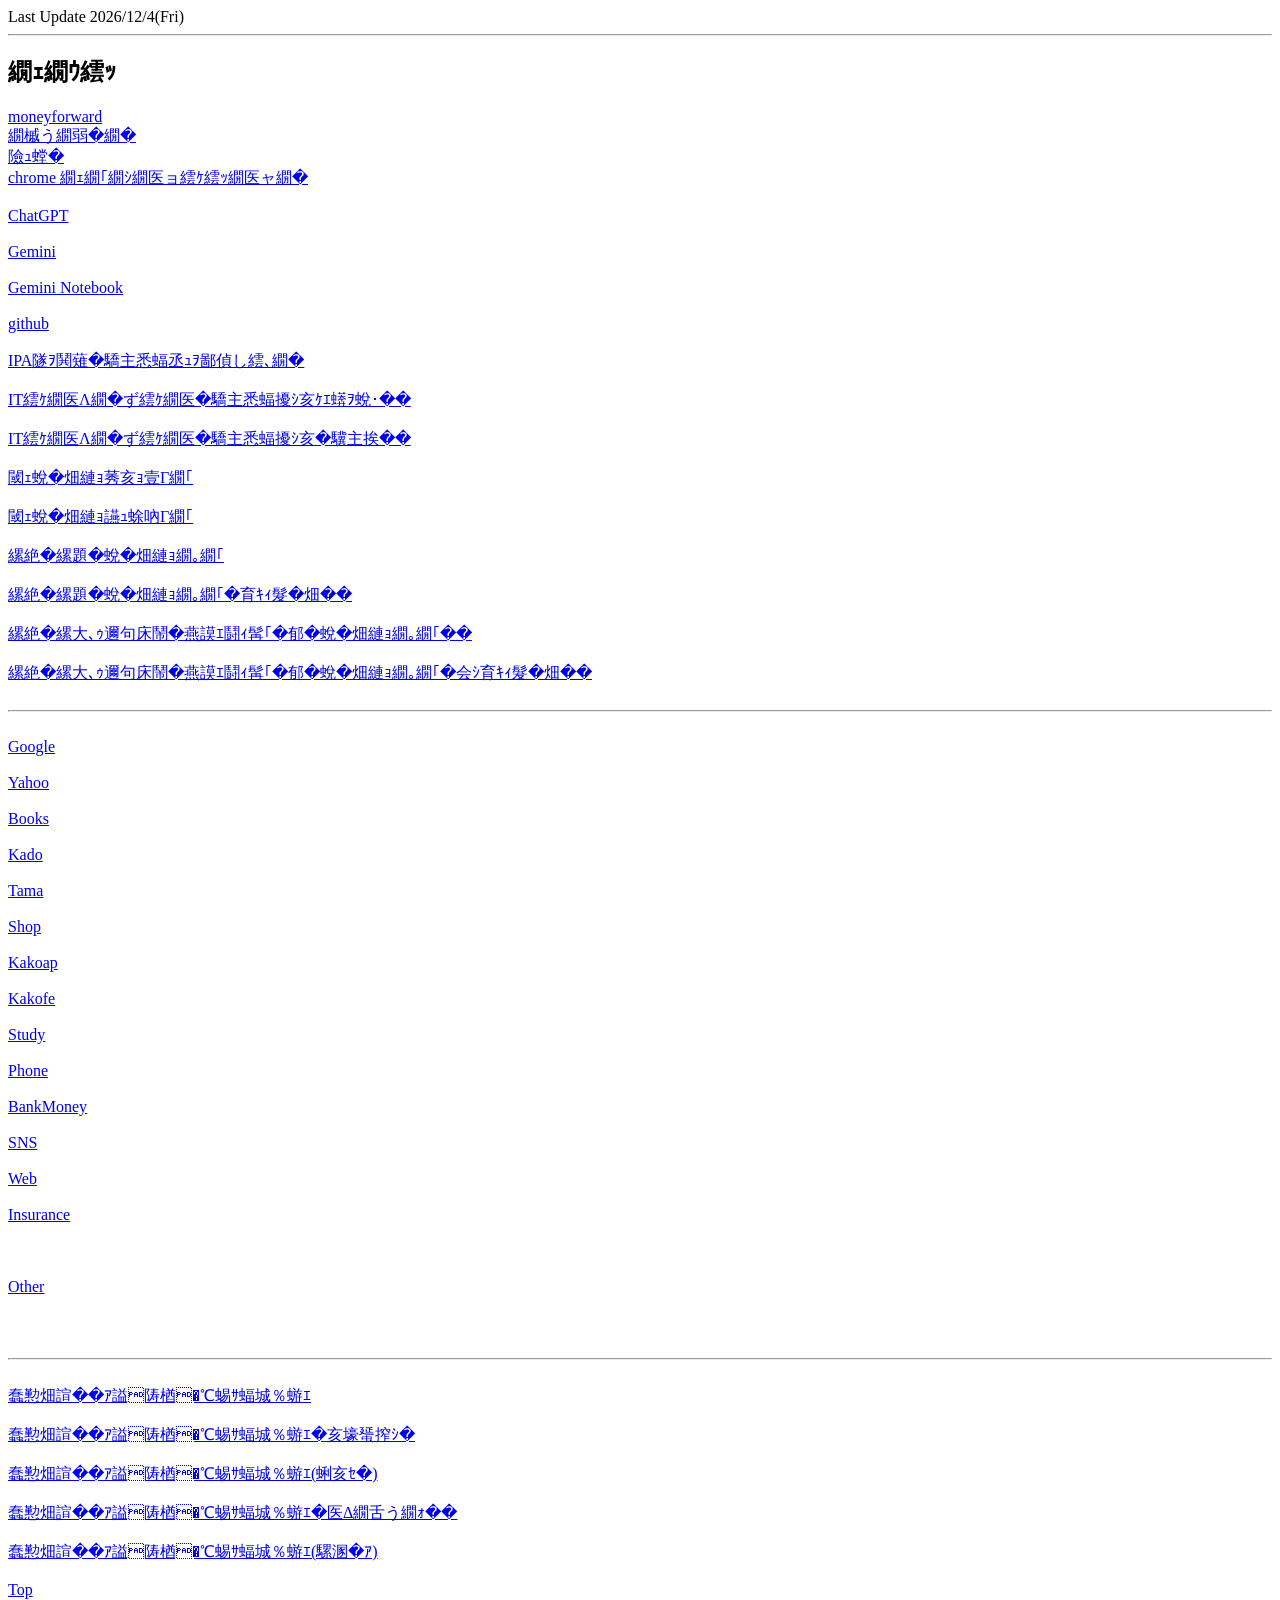
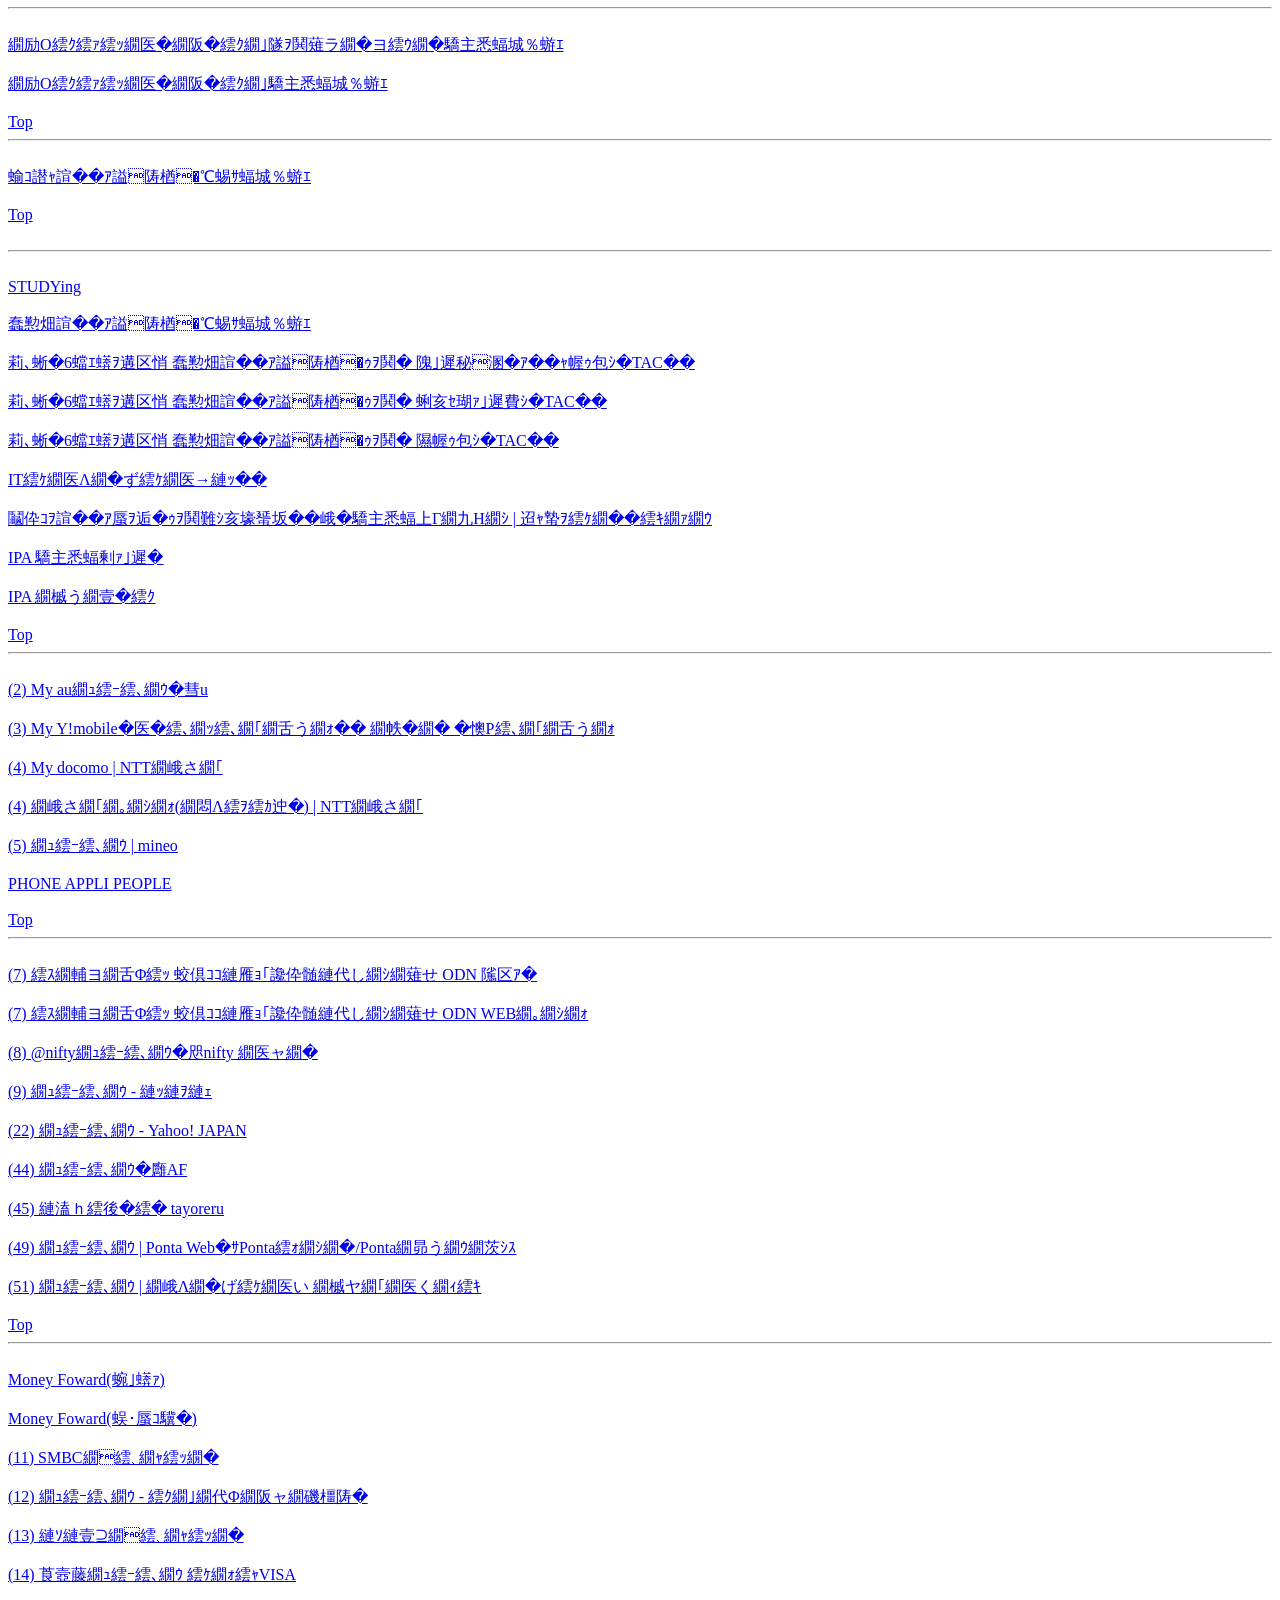
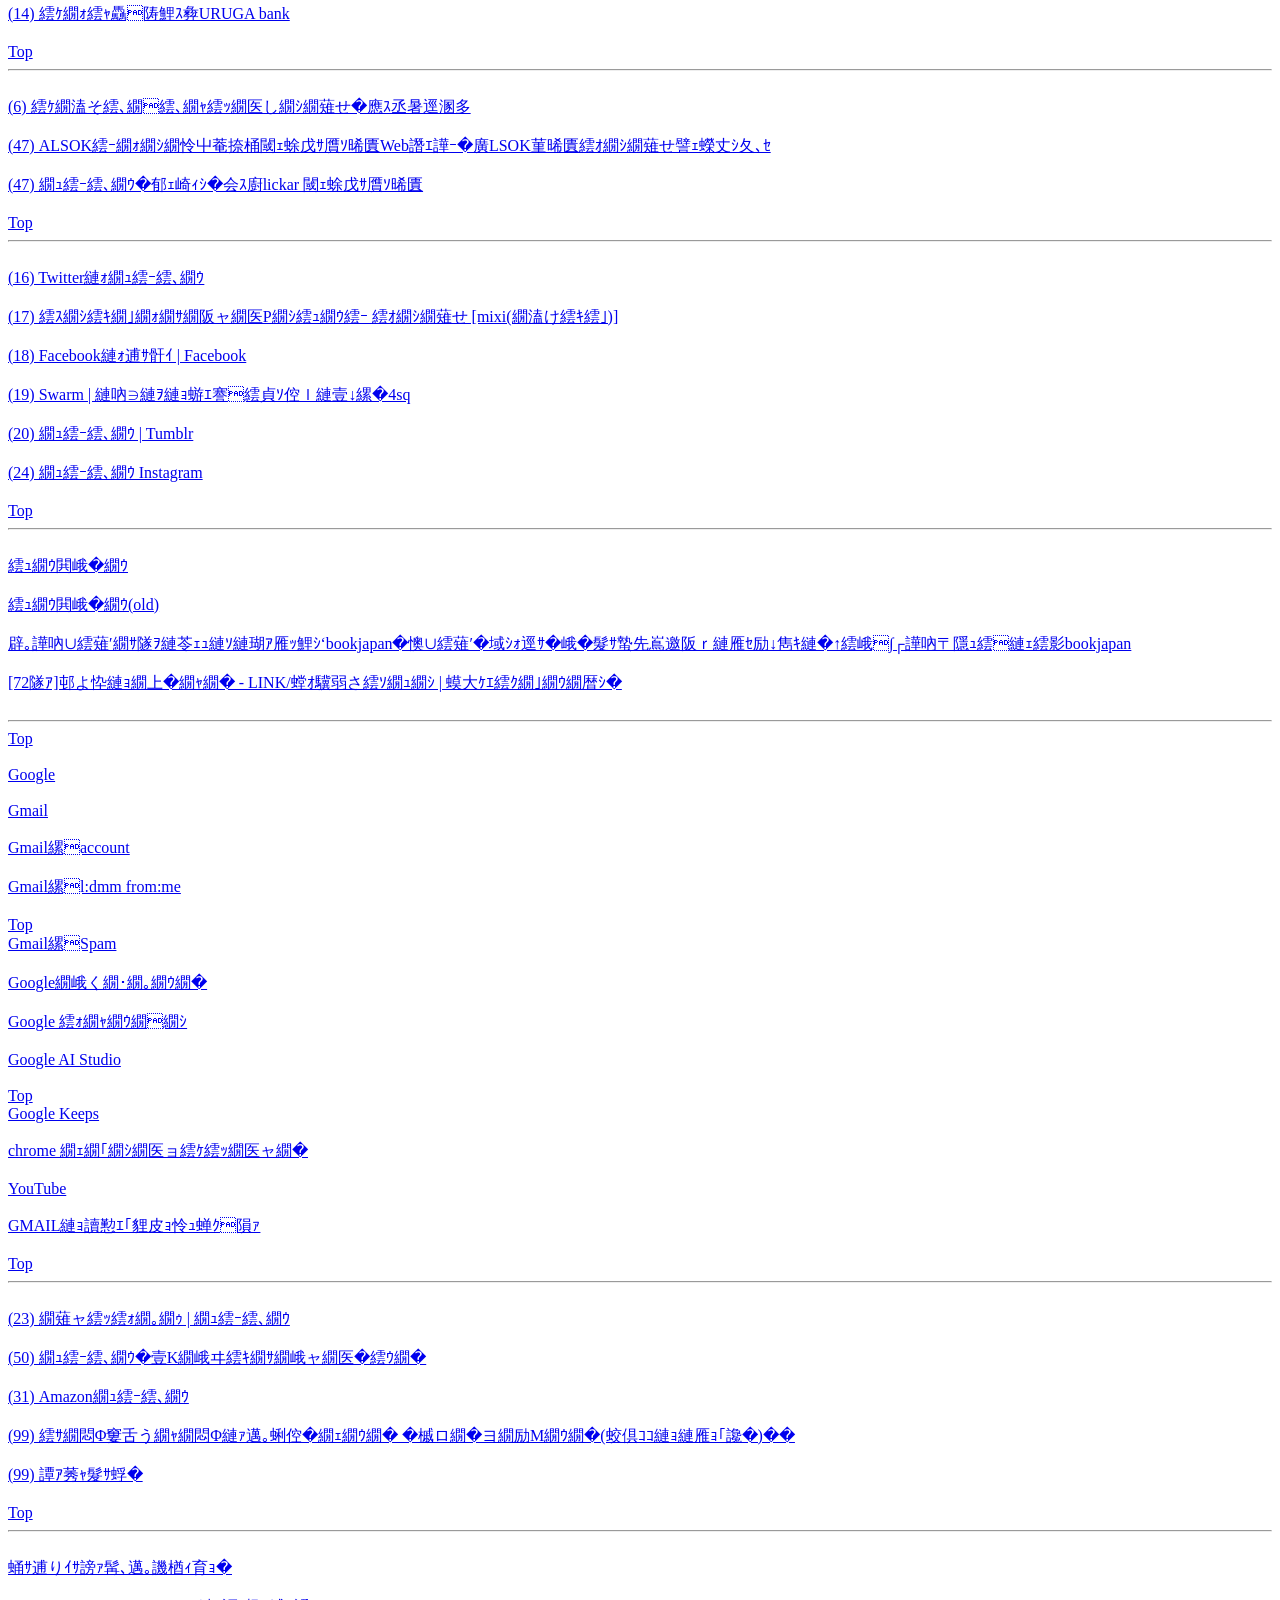
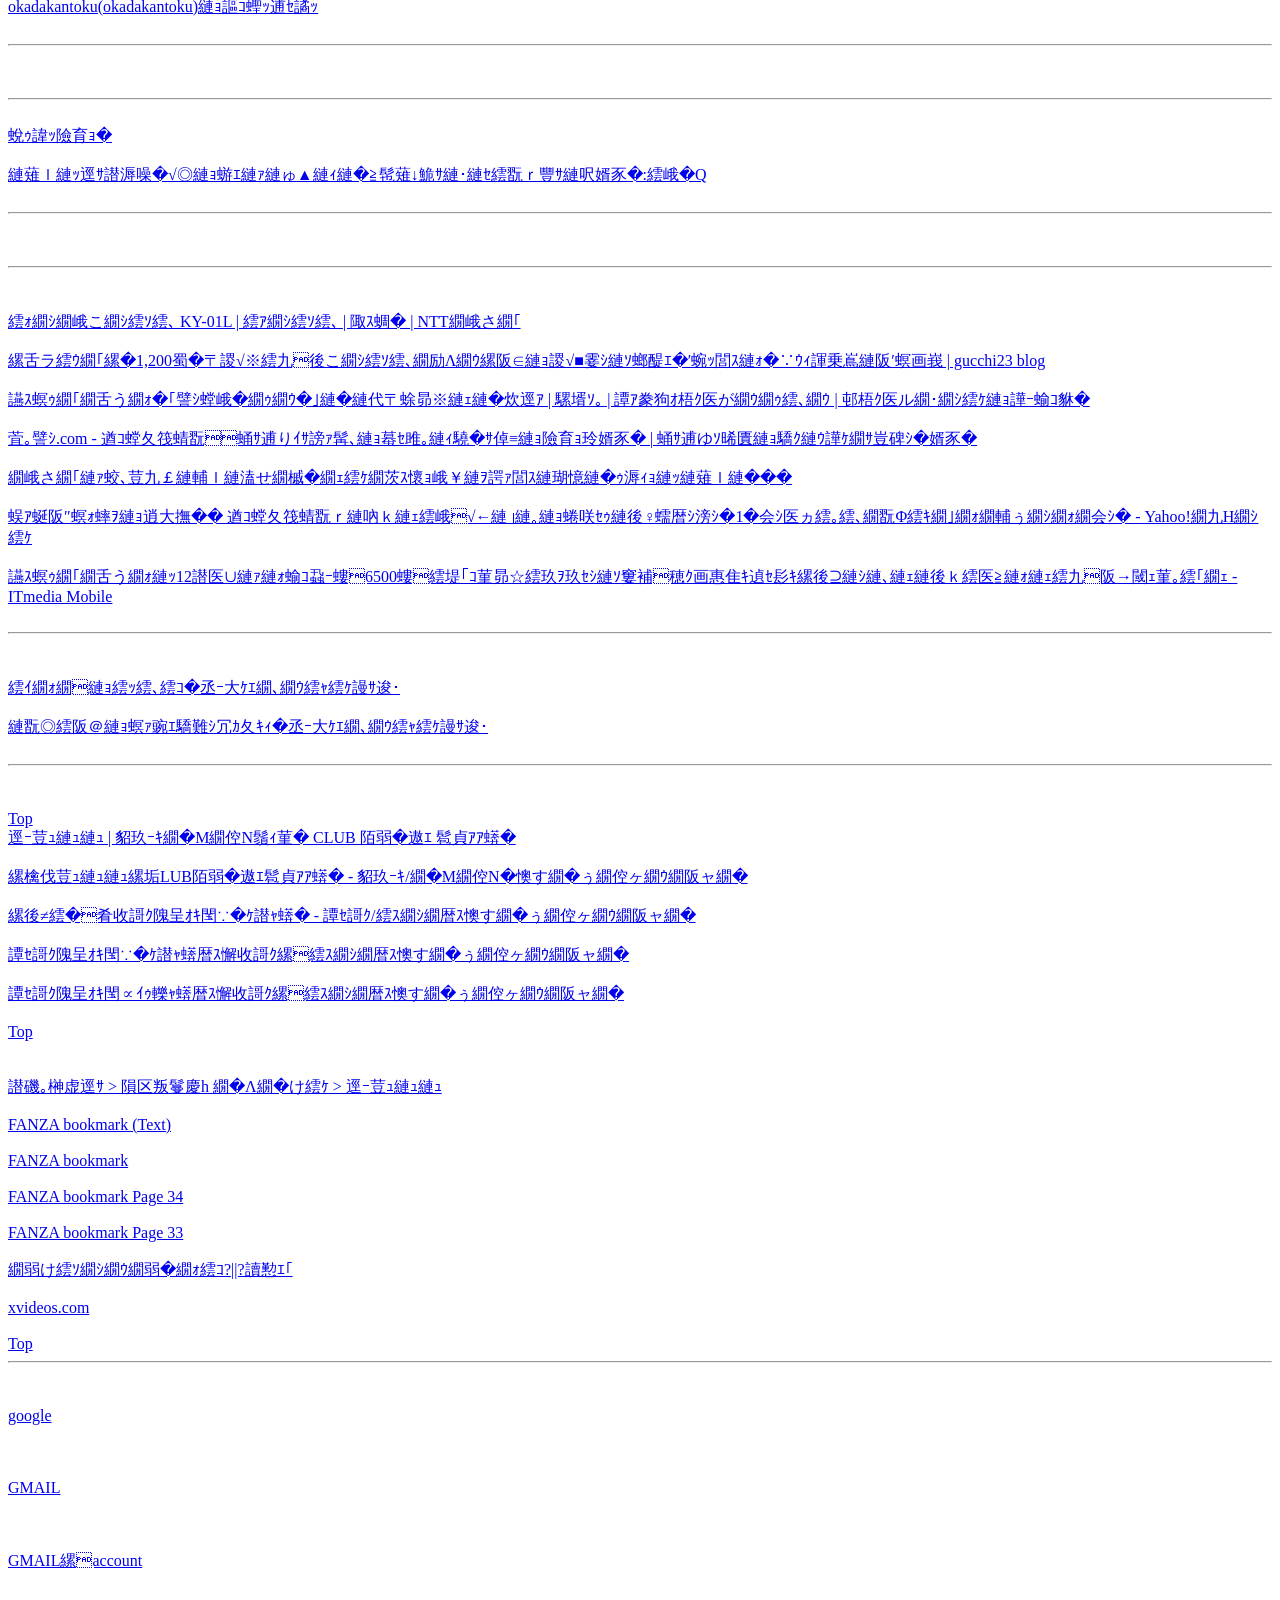
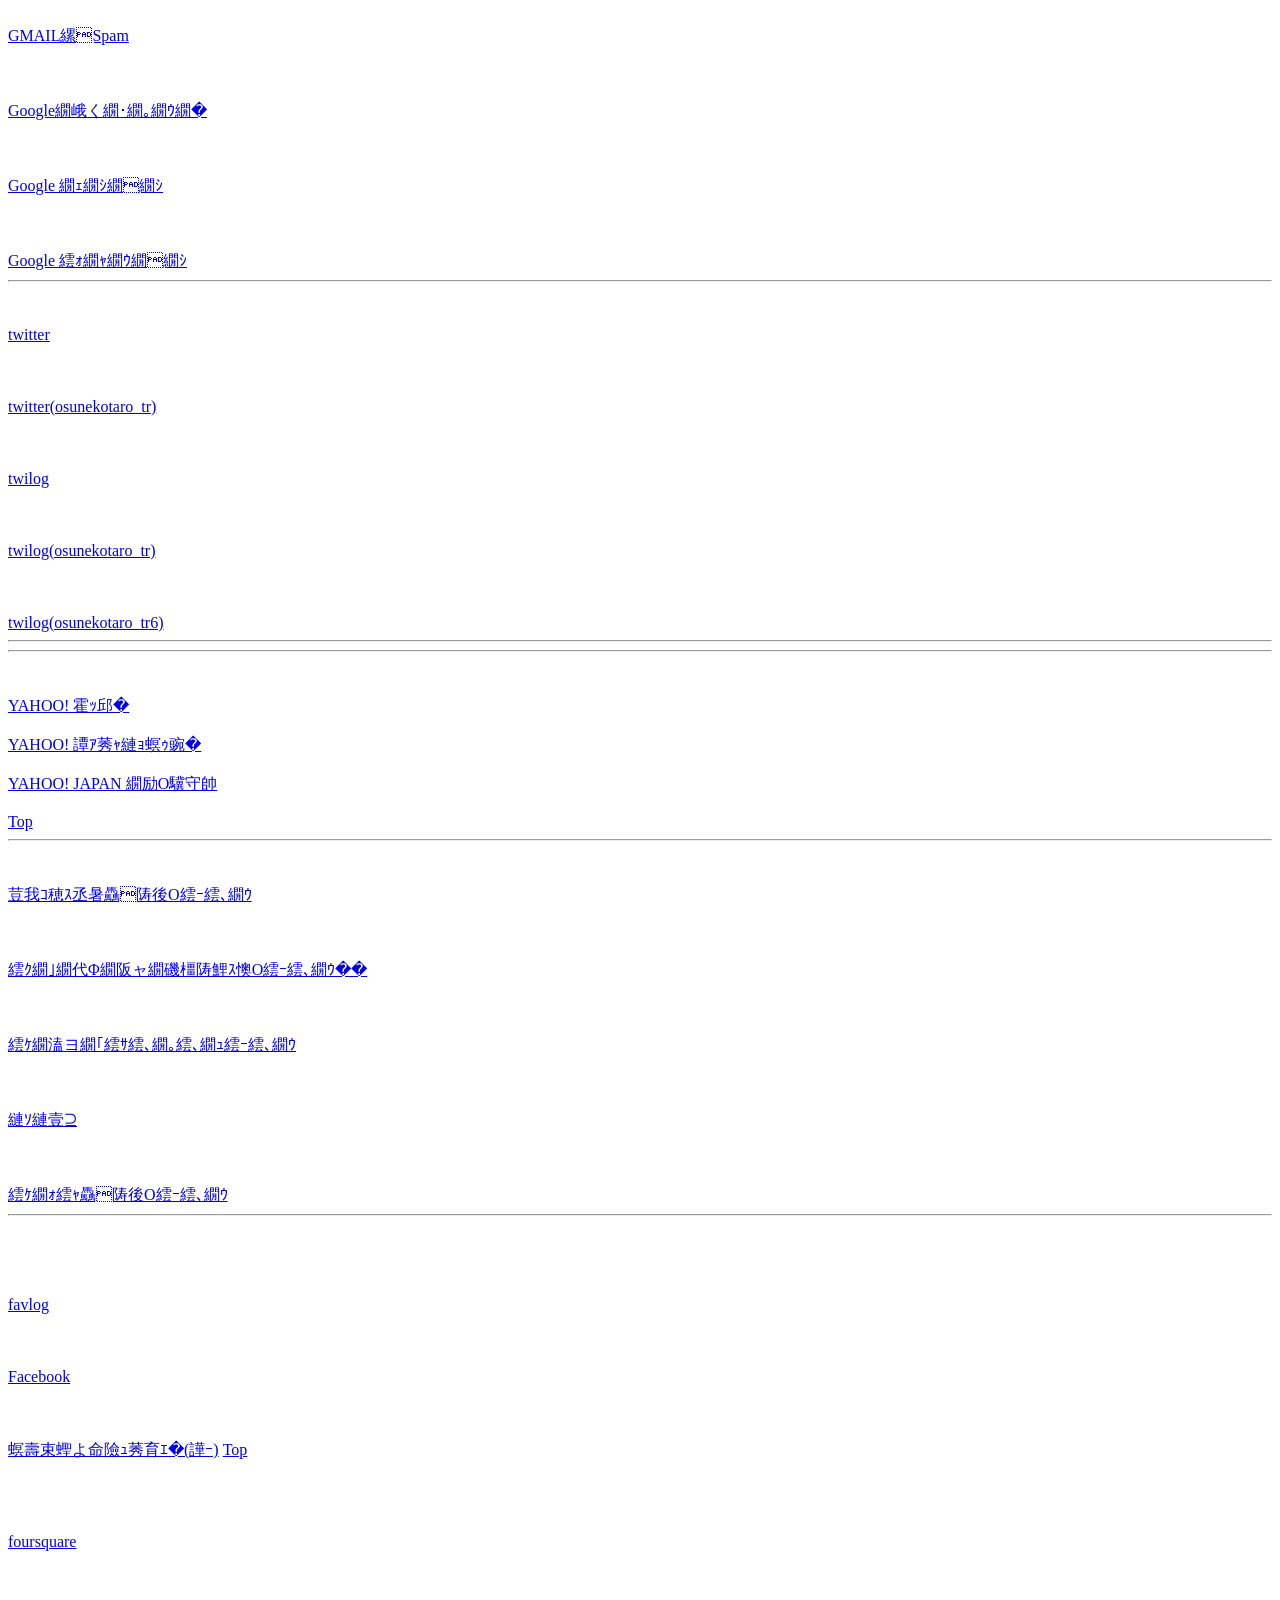
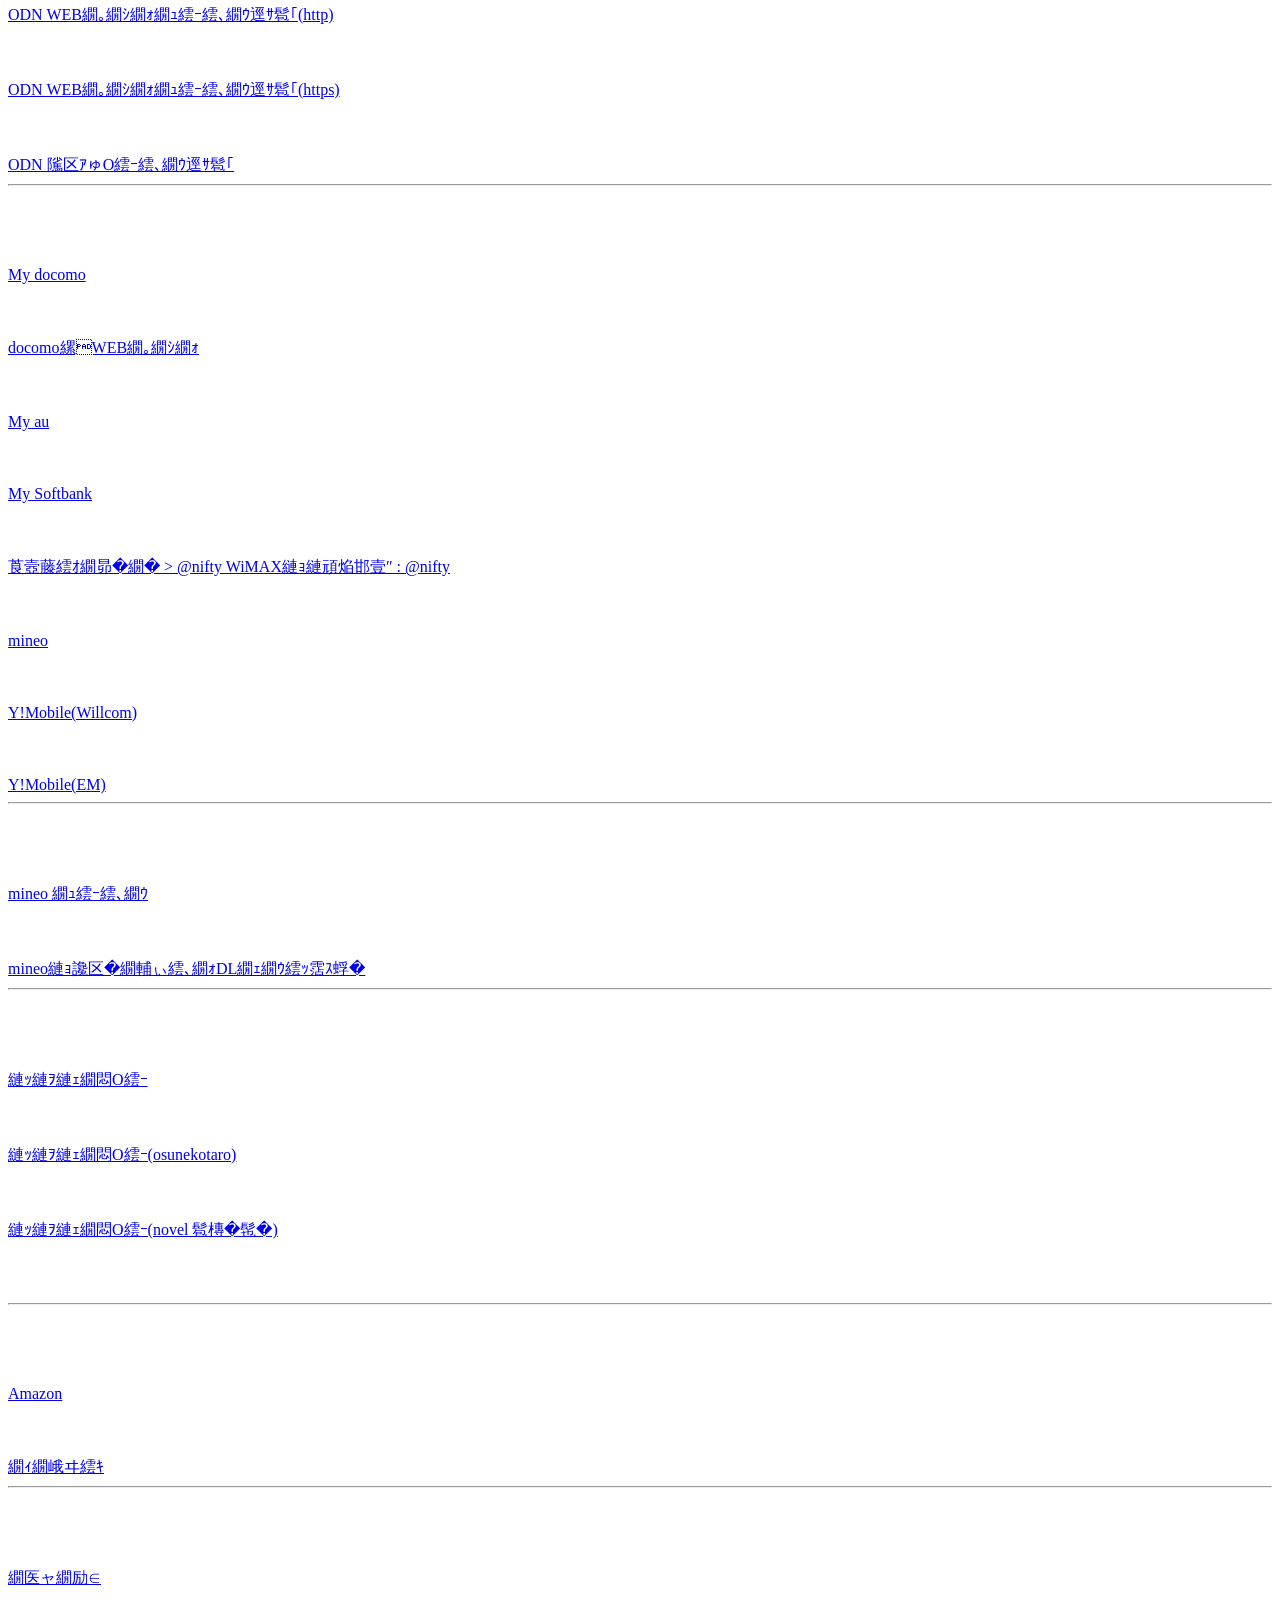
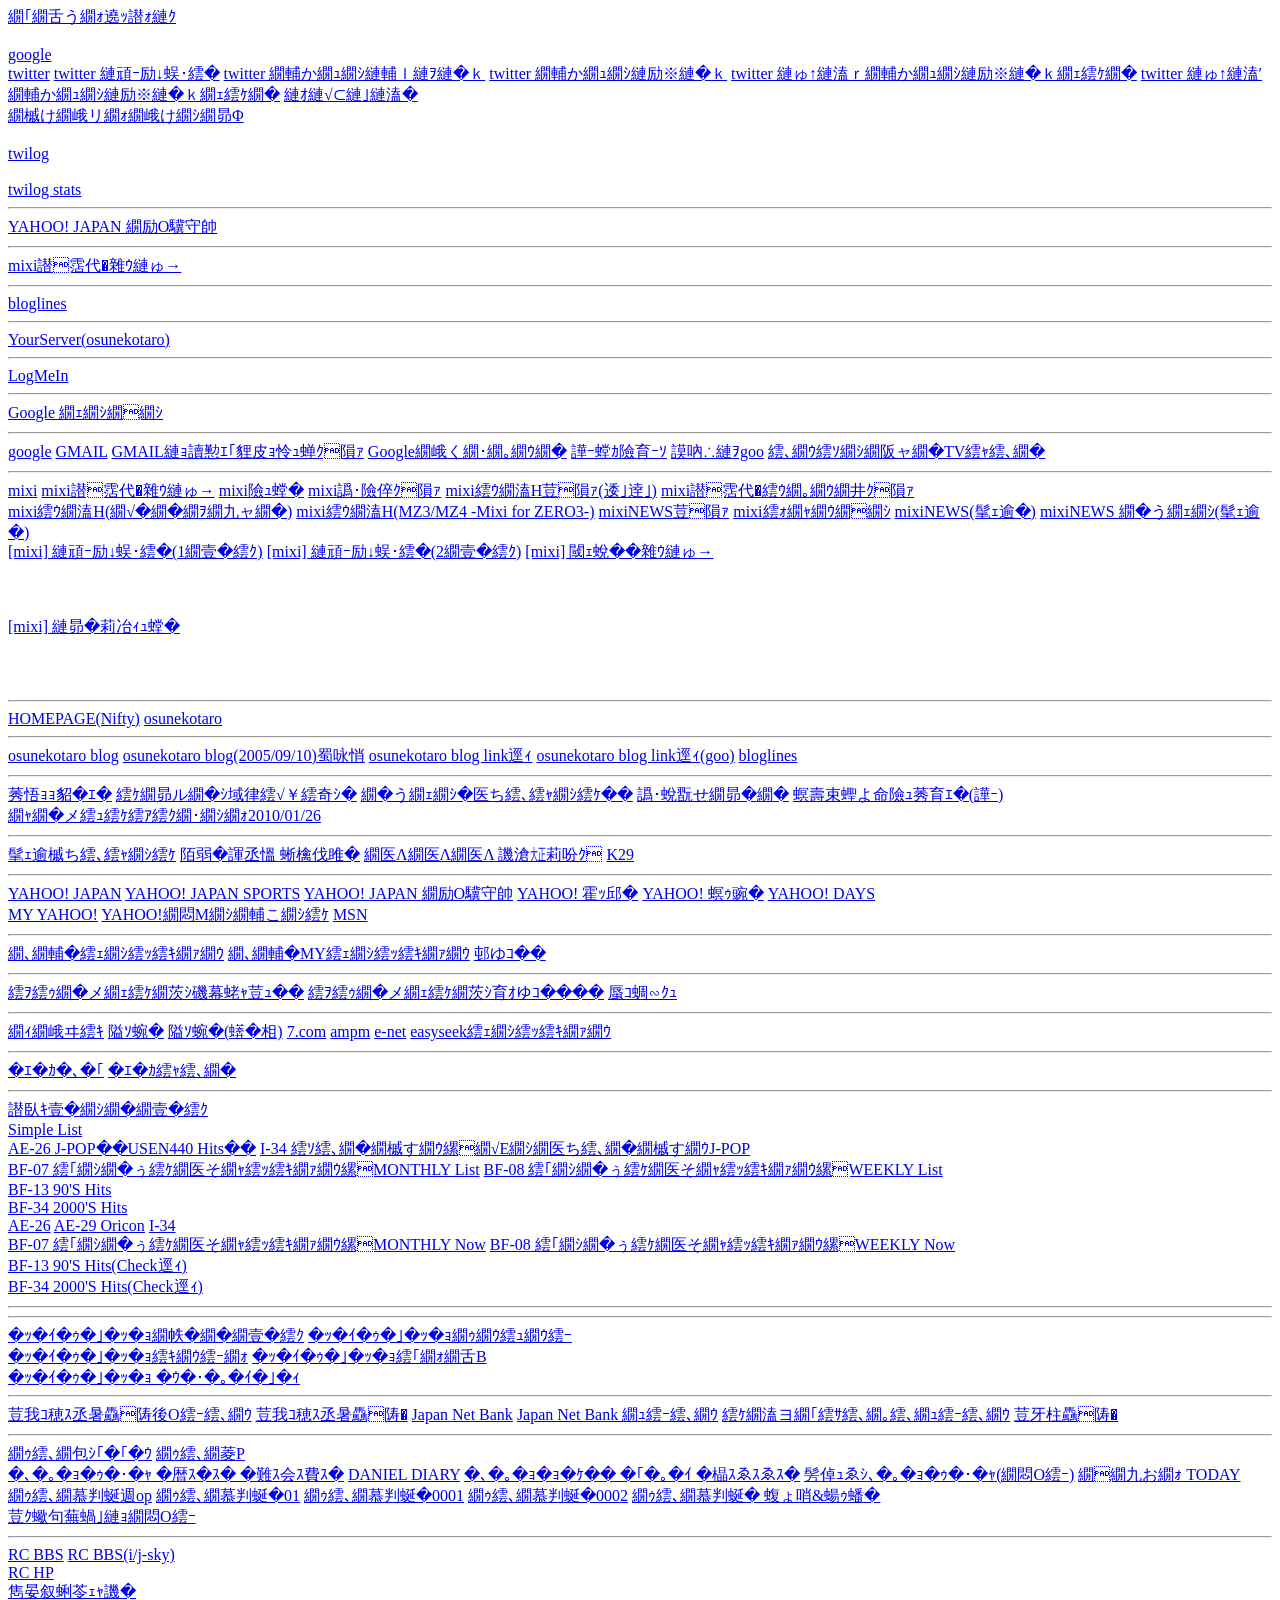
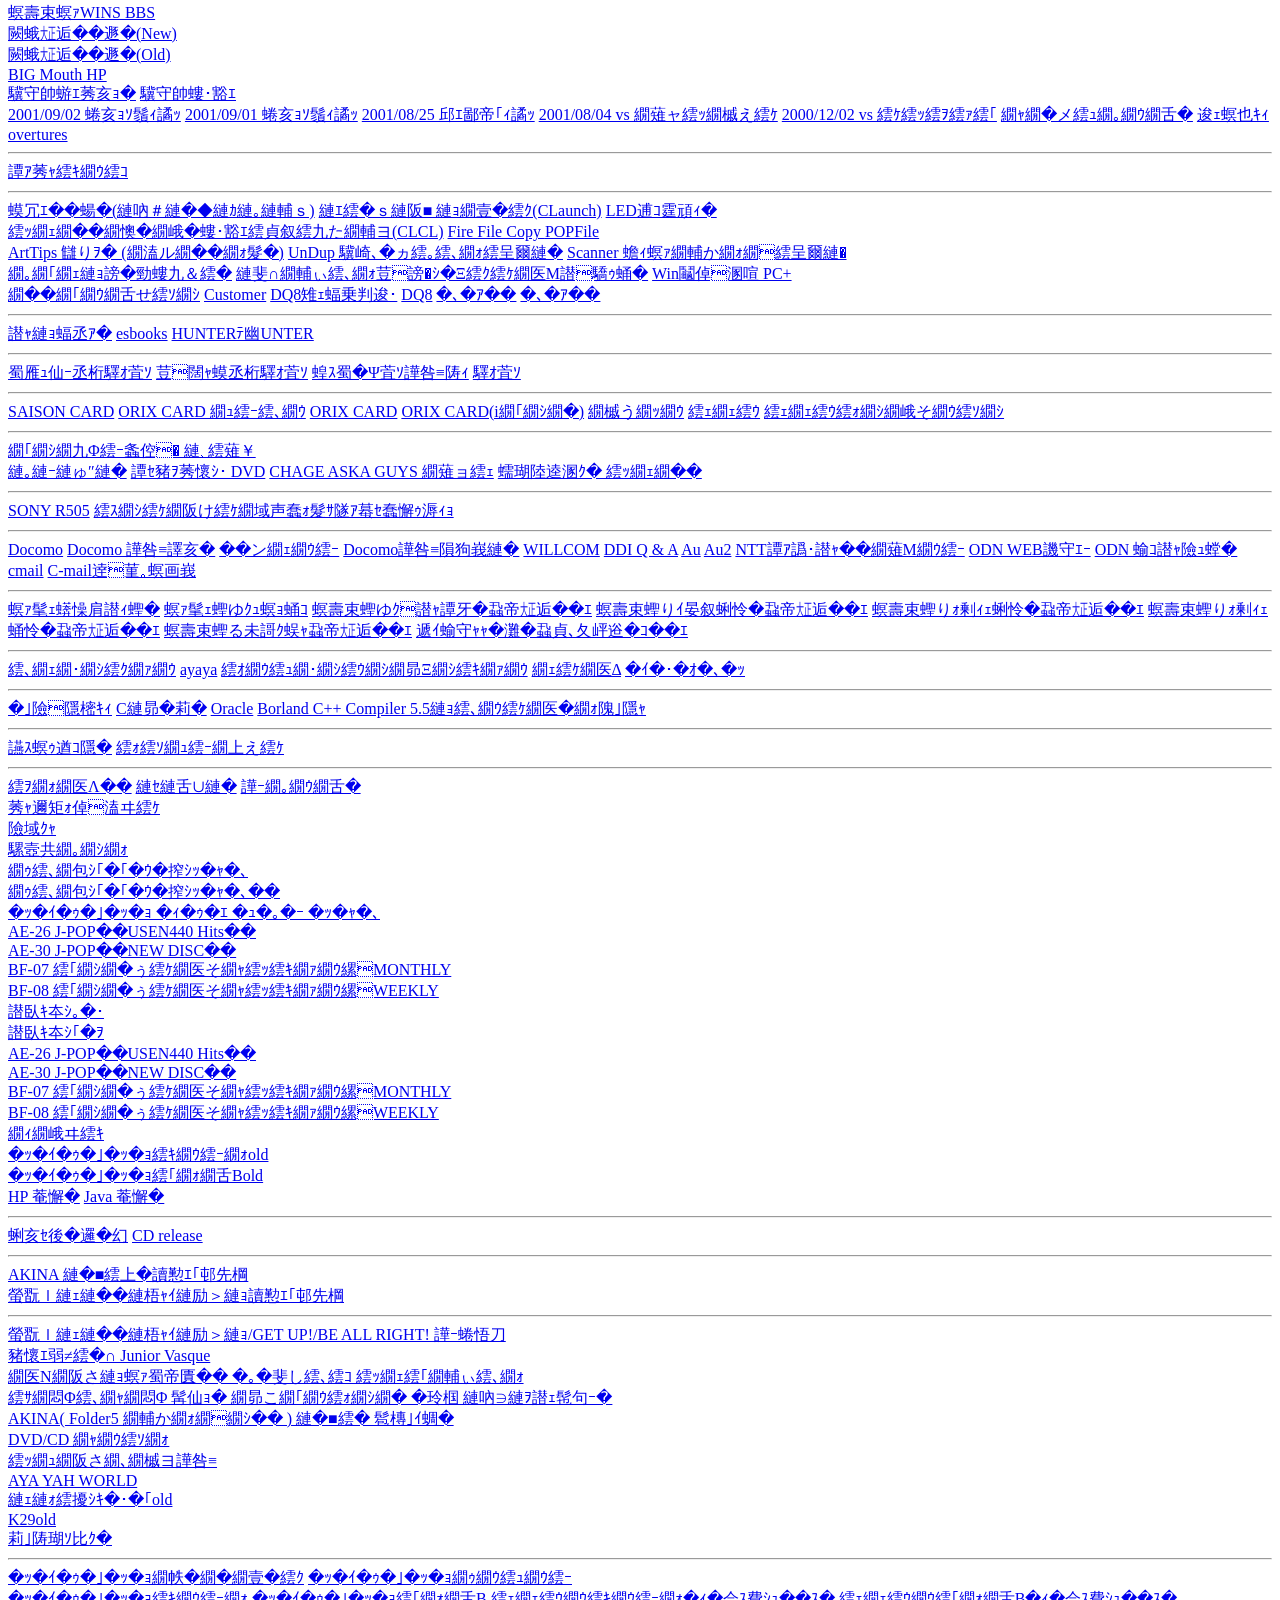
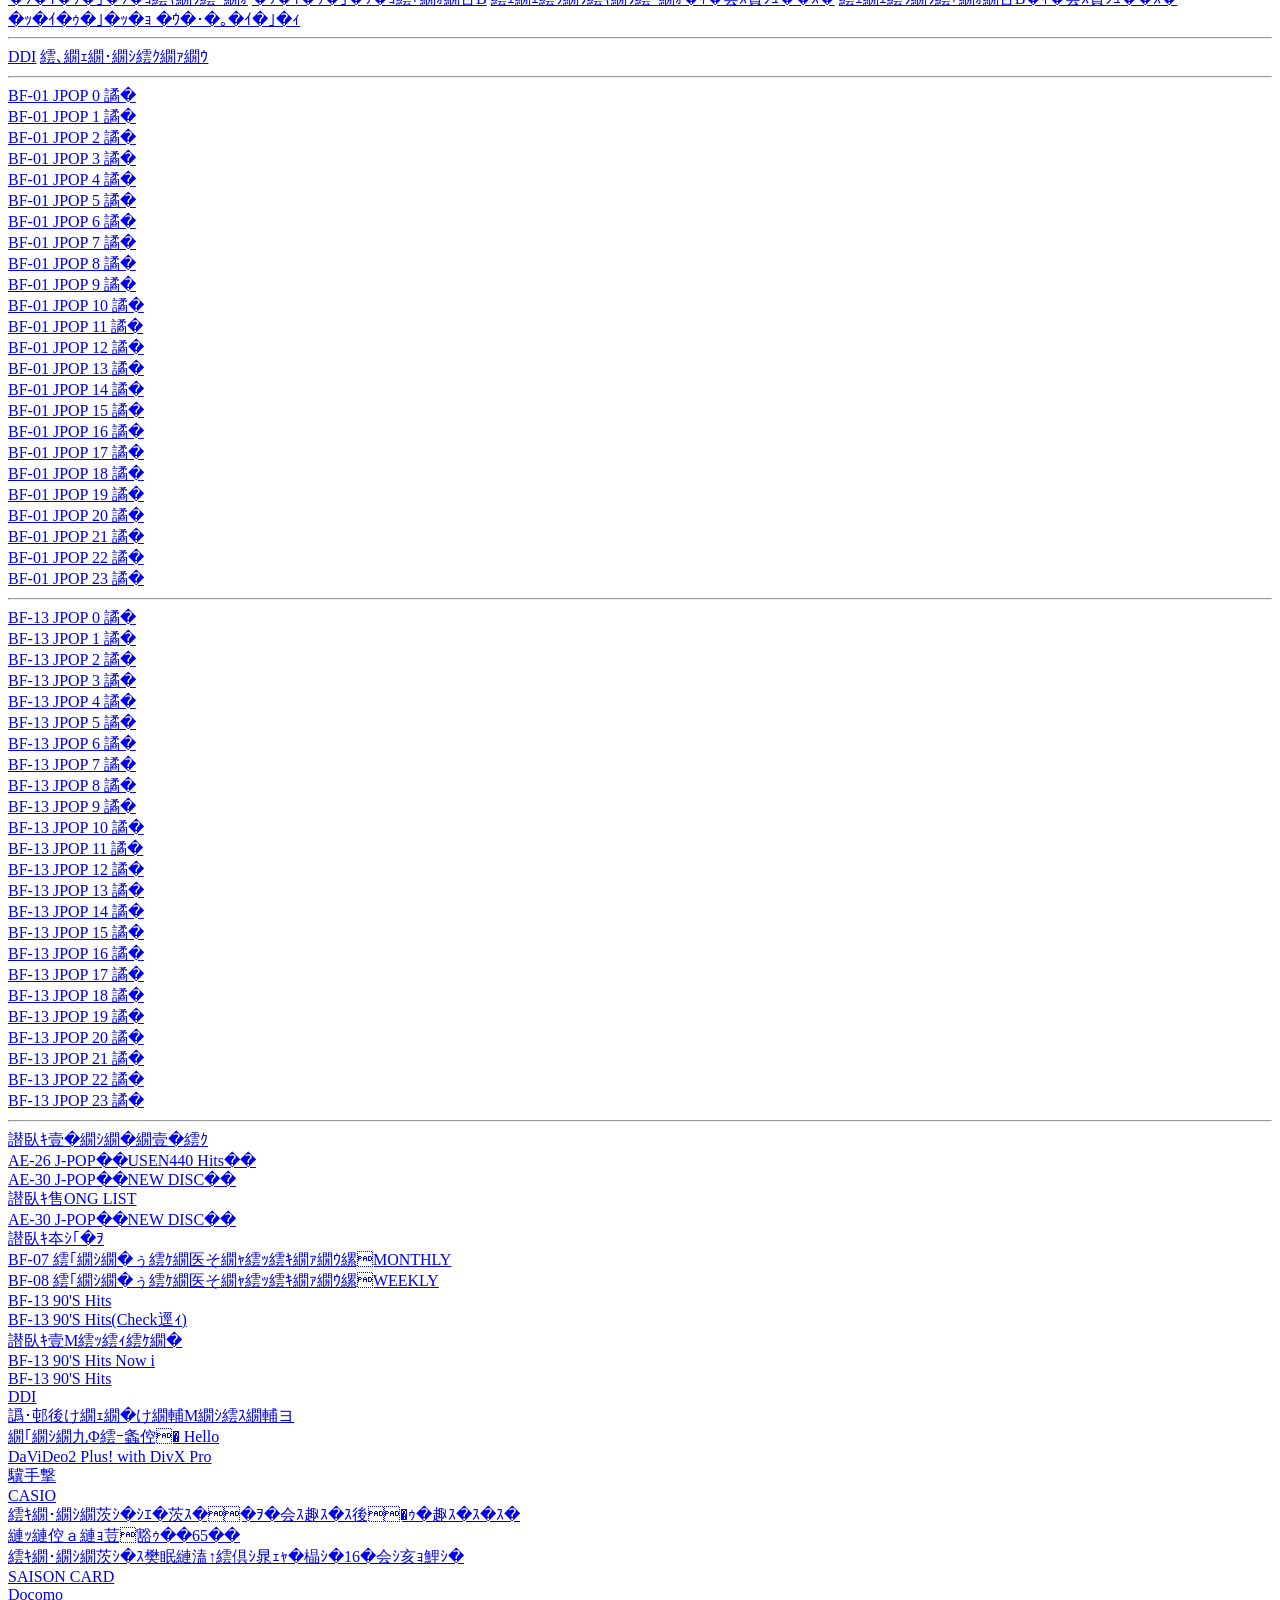
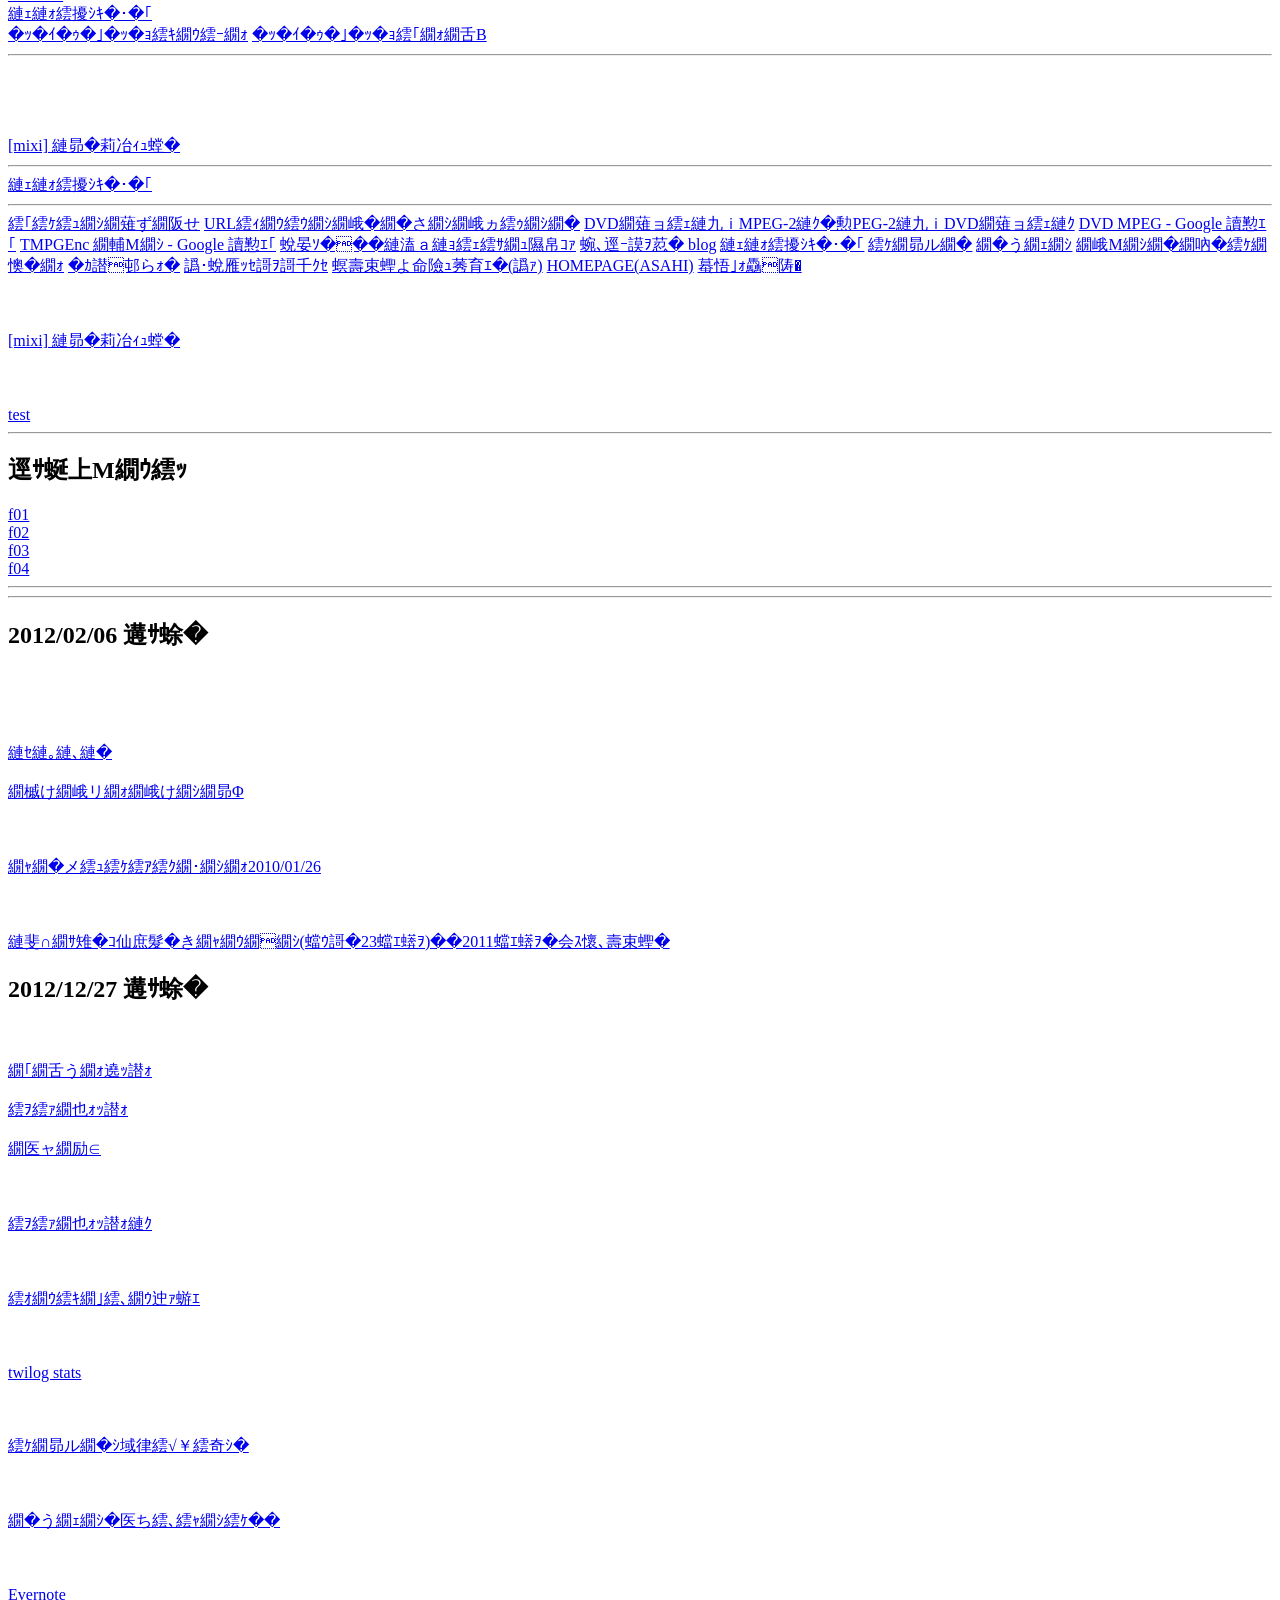
<file: link8.html>
<HEAD>

<TITLE>link8</TITLE>

<meta http-equiv="Content-Type" content="text/html; charset=Shift_JIS">


<SCRIPT LANGUAGE="JavaScript">

function writeModified() {

// ブラウザ情報の設定

ie =(navigator.appName=='Microsoft Internet Explorer');

nn =(navigator.appName=='Netscape');

mac=(navigator.appVersion.indexOf('Mac')!=-1);

ver=parseInt(navigator.appVersion);

if(ie && ver==4)

  ver = parseInt(

          navigator.appVersion.substring

            (navigator.appVersion.indexOf('MSIE ')+5)

          );



// 曜日の配列を作る

week = new Week();

function Week(){

  var i=0;

  this[i++]='Sun'; this[i++]='Mon'; this[i++]='Tue';

  this[i++]='Wed'; this[i++]='Thu'; this[i++]='Fri';

  this[i++]='Sat';

}



// 最終更新日の日付を算出する

function updateDate(){

  var lm = document.lastModified;

  var lmDate;



  if(ie && ver<4){

    // IE4 より前のブラウザは parse できない

    var i,j,nm;

    i=lm.indexOf(' ',0); j=lm.indexOf(' ',i+1);

    nm ='' +lm.substring(i+1,j);

    i=lm.indexOf(' ',j); j=lm.indexOf(' ',i+1);

    nm+='/'+lm.substring(i+1,j);

    i=lm.indexOf(' ',j); j=lm.indexOf(' ',i+1);

    nm+='/'+lm.substring(j+1,lm.length)

       +' '+lm.substring(i+1,j);

    lmDate = new Date(Date.parse(nm));

  } else {

    var p,pd=Date.parse(document.lastModified);

    if(!pd && (p=document.lastModified.indexOf(' JST'))!=-1){

    // Linux版 NN4 では 'JST' 付きの文字列は parse できない

      pd=Date.parse(document.lastModified.substring(0,p));

    }

    lmDate = new Date(pd);

  }

  // 年号は getFullYear メソッドがあれば、これを使用する

  var y=lmDate.getFullYear?

          lmDate.getFullYear():lmDate.getYear();

  // Y2K問題の補正をする

  var oy=y;

  if(y< 100) y+=1900;

  if(y<1980) y+= 100;

  if(oy!=y) lmDate.setYear(y);

  if(ie && ver<5 && navigator.appVersion.indexOf('MSIE 5')==-1){

    // IE4以前のブラウザは地域化の考慮が欠けているので補正する

    lmDate.setTime(

      lmDate.getTime()-lmDate.getTimezoneOffset()*60*1000);

  }

  else if(mac && !ie && ver==4){

    // Mac版 NN4も地域化の考慮が欠けているので補正する

    // 但し、getTimezoneOffset の戻り値のフォーマットが異なる！

    var tz=lmDate.getTimezoneOffset();

    lmDate.setTime(

      lmDate.getTime()+(parseInt(tz/100)*60+tz%100)*60*1000);

  }

  // 算出した最終更新日を文字列に成形して戻す

  return y+'/'+(lmDate.getMonth()+1)+'/'+lmDate.getDate()

        +'('+week[lmDate.getDay()]+') ';

}

// 最終更新日を出力する

document.write('Last Update '+updateDate());



}

</SCRIPT>







</HEAD>

<BODY>

<!-華原朋美-!>

<SCRIPT>

writeModified()

</SCRIPT>

<BR>

<A NAME="Top"></A>

<HR>



<A NAME="link"></A>

<H2>リンク</H2>

<A HREF="
https://moneyforward.com/accounts
" target="_blank">
moneyforward
</A>

<BR>

<A HREF="
https://member.studying.jp/note/
" target="_blank">
マイノート
</A>

<BR>

<A HREF="
https://mail.google.com/mail/u/0/?hl=ja&tab=wm#settings/accounts
" target="_blank">
設定
</A>

<BR>

<A HREF="
https://remotedesktop.google.com/access/
" target="_blank">
chrome リモートデスクトップ
</A>

<BR>
<BR>

<A HREF="
https://chat.openai.com/chat
" target="_blank">
ChatGPT
</A>

<BR>
<BR>

<A HREF="
https://gemini.google.com/app
" target="_blank">
Gemini
</A>

<BR>
<BR>

<A HREF="
https://notebooklm.google.com/
" target="_blank">
Gemini Notebook
</A>

<BR>
<BR>

<A HREF="
https://github.com/
" target="_blank">
github
</A>

<BR>
<BR>

<A HREF="
https://okadamakoto.github.io/osunekotaro/STQuiz/start.html
" target="_blank">
IPA試験の過去問学習サイト
</A>

<BR>
<BR>

<A HREF="
https://okadamakoto.github.io/osunekotaro/Html/it_strategist_pm2_topics.html
" target="_blank">
ITストラテジストの過去問（年度別）
</A>

<BR>
<BR>

<A HREF="
https://okadamakoto.github.io/osunekotaro/Html/it_strategist_resources.html
" target="_blank">
ITストラテジストの過去問（分野別）
</A>

<BR>
<BR>

<A HREF="
https://forms.office.com/Pages/ResponsePage.aspx?id=bk2zv1m1IkqI6pIkPy6r0rJ9C-zce-JKl7VHS7D0AbBURUtJWVdZT1FMVFpIRkJCM1FOSEpEVTY2Sy4u
" target="_blank">
自分用の予定メモ
</A>

<BR>
<BR>

<A HREF="
https://forms.office.com/Pages/ResponsePage.aspx?id=bk2zv1m1IkqI6pIkPy6r0rJ9C-zce-JKl7VHS7D0AbBUMjE3UktJWldCQjhMVlQ4NVU4TTAyVUlLTi4u
" target="_blank">
自分用の業務メモ
</A>

<BR>
<BR>

<A HREF="
https://forms.office.com/Pages/ResponsePage.aspx?id=DQSIkWdsW0yxEjajBLZtrQAAAAAAAAAAAAFLcMOWdJxUOVFTOTk0WlJZWVFCQVpLUkZRUlBTTFFTQS4u
" target="_blank">
【★】自分用のメモ
</A>

<BR>
<BR>

<A HREF="
https://forms.office.com/Pages/DesignPageV2.aspx?origin=NeoPortalPage&subpage=design&id=DQSIkWdsW0yxEjajBLZtrQAAAAAAAAAAAAFLcMOWdJxUOVFTOTk0WlJZWVFCQVpLUkZRUlBTTFFTQS4u
" target="_blank">
【★】自分用のメモ（編集用）
</A>

<BR>
<BR>


<A HREF="
https://forms.cloud.microsoft/Pages/ResponsePage.aspx?id=DQSIkWdsW0yxEjajBLZtrQAAAAAAAAAAAAFLcMOWdJxUM0JETVNVOFlMWERaME8wM1RBOVZUTURSVy4u
" target="_blank">
【★】天王台駅前整骨院（自分用のメモ）
</A>

<BR>
<BR>

<A HREF="
https://forms.office.com/Pages/DesignPageV2.aspx?origin=NeoPortalPage&subpage=design&id=DQSIkWdsW0yxEjajBLZtrQAAAAAAAAAAAAFLcMOWdJxUOVFTOTk0WlJZWVFCQVpLUkZRUlBTTFFTQS4u
" target="_blank">
【★】天王台駅前整骨院（自分用のメモ）（編集用）
</A>

<BR>
<BR>



<!- ----------------------------------------------- -!>

<!- モバイル端末で使うためのリンク ここから -!>

<A NAME="Mobile"></A>

<!- ----------------------------------------------- -!>
<HR>
<A NAME="Menu"></A>
<BR>

<!- ----------------------------------------------- -!>
<!- (1) -!>
<!- ----------------------------------------------- -!>
<A HREF="#
Google
">
Google
</A>
<BR>
<BR>

<!- ----------------------------------------------- -!>
<!- (2) -!>
<!- ----------------------------------------------- -!>
<A HREF="#
Yahoo
">
Yahoo
</A>
<BR>
<BR>

<!- ----------------------------------------------- -!>
<!- (3) -!>
<!- ----------------------------------------------- -!>
<A HREF="#
Books
">
Books
</A>
<BR>
<BR>

<!- ----------------------------------------------- -!>
<!- (4) -!>
<!- ----------------------------------------------- -!>
<A HREF="#
Kado
">
Kado
</A>
<BR>
<BR>

<!- ----------------------------------------------- -!>
<!- (6) -!>
<!- ----------------------------------------------- -!>
<A HREF="#
Tama
">
Tama
</A>
<BR>
<BR>

<!- ----------------------------------------------- -!>
<!- (7) -!>
<!- ----------------------------------------------- -!>
<A HREF="#
Shop
">
Shop
</A>
<BR>
<BR>

<!- ----------------------------------------------- -!>
<!- (13) -!>
<!- ----------------------------------------------- -!>
<A HREF="#
Kakoap
">
Kakoap
</A>
<BR>
<BR>


<!- ----------------------------------------------- -!>
<!- (13) -!>
<!- ----------------------------------------------- -!>
<A HREF="#
Kakofe
">
Kakofe
</A>
<BR>
<BR>


<!- ----------------------------------------------- -!>
<!- (13) -!>
<!- ----------------------------------------------- -!>
<A HREF="#
Study
">
Study
</A>
<BR>
<BR>


<!- ----------------------------------------------- -!>
<!- (8) -!>
<!- ----------------------------------------------- -!>
<A HREF="#
Phone
">
Phone
</A>
<BR>
<BR>

<!- ----------------------------------------------- -!>
<!- (9) -!>
<!- ----------------------------------------------- -!>
<A HREF="#
BankMoney
">
BankMoney
</A>
<BR>
<BR>

<!- ----------------------------------------------- -!>
<!- (10) -!>
<!- ----------------------------------------------- -!>
<A HREF="#
SNS
">
SNS
</A>
<BR>
<BR>

<!- ----------------------------------------------- -!>
<!- (11) -!>
<!- ----------------------------------------------- -!>
<A HREF="#
Web
">
Web
</A>
<BR>
<BR>

<!- ----------------------------------------------- -!>
<!- (5) -!>
<!- ----------------------------------------------- -!>
<A HREF="#
Insurance
">
Insurance
</A>
<BR>
<BR>

<BR>
<BR>

<!- ----------------------------------------------- -!>
<!- (12) -!>
<!- ----------------------------------------------- -!>
<A HREF="#
Other
">
Other
</A>
<BR>
<BR>


<BR>
<BR>


<HR>
<!- ----------------------------------------------- -!>
<A NAME="Kakoap"></A>
<!- ----------------------------------------------- -!>

<BR>

<A HREF="
https://www.ap-siken.com/
" target="_blank">
応用情報技術者過去問道場
</A>

<BR>
<BR>


<A HREF="
https://www.ap-siken.com/apkakomon.php
" target="_blank">
応用情報技術者過去問道場（午前）
</A>

<BR>
<BR>


<A HREF="
https://www.ap-siken.com/apkakomon_pm.php
" target="_blank">
応用情報技術者過去問道場(午後)
</A>

<BR>
<BR>


<A HREF="
https://www.ap-siken.com/s/apkakomon.php
" target="_blank">
応用情報技術者過去問道場（モバイル）
</A>

<BR>
<BR>


<A HREF="
https://www.ap-siken.com/s/sokuhou/
" target="_blank">
応用情報技術者過去問道場(速報)
</A>

<BR>
<BR>

<!- ----------------------------------------------- -!>
<A HREF="#
Top
">
Top
</A>
<BR>
<!- ----------------------------------------------- -!>

<HR>
<!- ----------------------------------------------- -!>
<A NAME="Kakoap"></A>
<!- ----------------------------------------------- -!>

<BR>

<A HREF="
https://www.pm-siken.com/
" target="_blank">
プロジェクトマネージャ試験ドットコム過去問道場
</A>

<BR>
<BR>


<A HREF="
https://www.pm-siken.com/pmkakomon.php
" target="_blank">
プロジェクトマネージャ過去問道場
</A>

<BR>
<BR>


<!- ----------------------------------------------- -!>
<A HREF="#
Top
">
Top
</A>
<BR>
<!- ----------------------------------------------- -!>

<HR>
<!- ----------------------------------------------- -!>
<A NAME="Kakofe"></A>
<!- ----------------------------------------------- -!>

<BR>

<A HREF="
https://www.fe-siken.com/
" target="_blank">
基本情報技術者過去問道場
</A>

<BR>
<BR>

<A HREF="#
Top
">
Top
</A>

<BR>
<BR>

<HR>
<!- ----------------------------------------------- -!>
<A NAME="Study"></A>
<!- ----------------------------------------------- -!>

<BR>

<A HREF="
https://member.studying.jp/
" target="_blank">
STUDYing
</A>

<BR>
<BR>

<A HREF="
https://www.ap-siken.com/apkakomon.php
" target="_blank">
応用情報技術者過去問道場
</A>

<BR>
<BR>


<A HREF="
https://www.tac-school.co.jp/kouza_joho/sokuhou.html
" target="_blank">
令和6年度秋期 応用情報技術者試験 解答速報＆講評（TAC）
</A>

<BR>
<BR>


<A HREF="
https://www.tac-school.co.jp/file/tac/kouza_joho/pdf/sokuhou/24f_ap_sokuhou.pdf
" target="_blank">
令和6年度秋期 応用情報技術者試験 午後解答（TAC）
</A>

<BR>
<BR>


<A HREF="
https://www.tac-school.co.jp/file/tac/kouza_joho/pdf/sokuhou/24f_ap_kouhyou.pdf
" target="_blank">
令和6年度秋期 応用情報技術者試験 講評（TAC）
</A>

<BR>
<BR>


<A HREF="
https://studying.jp/itstrategist/about.html
" target="_blank">
ITストラテジストとは？
</A>

<BR>
<BR>


<A HREF="
https://fun-learning.jp/app/menus/jouhou_koudo
" target="_blank">
高度情報処理試験（午前Ⅰ）の過去問メニュー | 独学ステーション
</A>

<BR>
<BR>


<A HREF="
https://www.ipa.go.jp/shiken/mondai-kaiotu/index.html
" target="_blank">
IPA 過去問解答
</A>

<BR>
<BR>


<A HREF="
https://itee.ipa.go.jp/ipa/user/public/
" target="_blank">
IPA マイページ
</A>

<BR>
<BR>


<!- ----------------------------------------------- -!>
<A HREF="#
Top
">
Top
</A>
<BR>

<!- ----------------------------------------------- -!>






<!- Menu -!>
<!- ----------------------------------------------- -!>



<HR>
<!- ----------------------------------------------- -!>
<A NAME="Phone"></A>
<!- ----------------------------------------------- -!>

<BR>

<A HREF="
https://www.au.com/my-au/
" target="_blank">
(2)
My auログイン｜au
</A>

<BR>
<BR>

<A HREF="
https://my.ymobile.jp/muc/d/top
" target="_blank">
(3)
My Y!mobile（マイワイモバイル） ホーム ｜ワイモバイル
</A>

<BR>
<BR>

<A HREF="
https://www.nttdocomo.co.jp/mydocomo/index.html
" target="_blank">
(4)
My docomo | NTTドコモ
</A>

<BR>
<BR>

<A HREF="
https://mail.smt.docomo.ne.jp/
" target="_blank">
(4)
ドコモメール(ブラウザ版) | NTTドコモ
</A>

<BR>
<BR>

<A HREF="
https://login.eonet.jp/auth/Login/mineo?AS=sas&TYPE=33554433&REALMOID=06-0000c329-4b67-17c5-a8b2-8e550a21d08d&GUID=&SMAUTHREASON=0&METHOD=GET&SMAGENTNAME=$SM$jN%2bR2ZhkZub%2fByM3wUojFDp7CE6TMtC0%2bDjep%2bphKOpEUUQF0T9GCesdEwApBEIdR42mJHrdWsLPpTgu9vkvUXH3vcgcicGw6onq4MAQQVoK4ElihmXQhzMJlDovQ32o&TARGET=$SM$HTTPS%3a%2f%2fmy%2emineo%2ejp%2fmvno_cp%2f
" target="_blank">
(5)
ログイン | mineo
</A>

<BR>
<BR>


<A HREF="
https://alsok.phoneappli.net/
" target="_blank">
PHONE APPLI PEOPLE
</A>

<BR>
<BR>


<!- ----------------------------------------------- -!>
<A HREF="#
Top
">
Top
</A>
<BR>
<!- ----------------------------------------------- -!>


<HR>
<!- ----------------------------------------------- -!>
<A NAME="Web"></A>
<!- ----------------------------------------------- -!>

<BR>

<A HREF="
https://myportal.itc.softbank.jp/web/portal/login
" target="_blank">
(7)
ソフトバンク 個人お客様向けサービス ODN 請求
</A>

<BR>
<BR>


<A HREF="
https://www.odn.ne.jp/webmail/login.html
" target="_blank">
(7)
ソフトバンク 個人お客様向けサービス ODN WEBメール
</A>

<BR>
<BR>


<A HREF="
https://sso.nifty.com/pub/login.cgi?service=top&back=https%3a%2f%2fwww.nifty.com%2fniftop%2fcgi-bin%2fmiddle%2fredirect.cgi&am=1.3.0
" target="_blank">
(8)
@niftyログイン：@nifty トップ
</A>

<BR>
<BR>


<A HREF="
https://www.hatena.ne.jp/login
" target="_blank">
(9)
ログイン - はてな
</A>

<BR>
<BR>


<A HREF="
https://login.yahoo.co.jp/config/login
" target="_blank">
(22)
ログイン - Yahoo! JAPAN
</A>

<BR>
<BR>


<A HREF="
https://mr.jaf.or.jp/sso/frlogin.php?qServiceId=MYP01&qUrl=https%3A%2F%2Fwww.jaf.jp%2Fpc%2Fssologin%2F
" target="_blank">
(44)
ログイン｜JAF
</A>

<BR>
<BR>


<A HREF="
https://kyuyo.tayoreru.com/kyuyo/2a943d2/Login/Login_User.aspx
" target="_blank">
(45)
たよれーる tayoreru
</A>

<BR>
<BR>


<A HREF="
https://point.recruit.co.jp/member/pwbLogin/?path=c5b617c78c33d75633aa7029cab6aa23c00e08f1b0914cc28c4c249757ddf16b
" target="_blank">
(49)
ログイン | Ponta Web［Pontaカード/Pontaポイント］
</A>

<BR>
<BR>


<A HREF="
https://www.matsukiyo.co.jp/store/login
" target="_blank">
(51)
ログイン | ドラッグストア マツモトキヨシ
</A>

<BR>
<BR>





<!- ----------------------------------------------- -!>
<A HREF="#
Top
">
Top
</A>
<BR>
<!- ----------------------------------------------- -!>


<HR>
<!- ----------------------------------------------- -!>
<A NAME="BankMoney"></A>
<!- ----------------------------------------------- -!>

<BR>

<A HREF="
https://moneyforward.com/accounts
" target="_blank">
Money Foward(口座)
</A>

<BR>
<BR>

<A HREF="
https://moneyforward.com/cf
" target="_blank">
Money Foward(入出金)
</A>

<BR>
<BR>

<A HREF="
https://direct.smbc.co.jp/aib/aibgsjsw5001.jsp
" target="_blank">
(11)
SMBCダイレクト
</A>

<BR>
<BR>


<A HREF="
https://login.japannetbank.co.jp/wctx/50bc6afcfjc044960.do
" target="_blank">
(12)
ログイン - ジャパンネット銀行
</A>

<BR>
<BR>


<A HREF="
https://web.ib.mizuhobank.co.jp/servlet/mib?xtr=Emf00000 
" target="_blank">
(13)
みずほダイレクト
</A>

<BR>
<BR>


<A HREF="
https://card.surugabank.co.jp/Top.do
" target="_blank">
(14)
会員ログイン スルガVISA
</A>

<BR>
<BR>


<A HREF="
https://www.surugabank.co.jp/surugabank/index.html
" target="_blank">
(14)
スルガ銀行｜SURUGA bank
</A>

<BR>
<BR>


<!- ----------------------------------------------- -!>
<A HREF="#
Top
">
Top
</A>
<BR>
<!- ----------------------------------------------- -!>


<HR>
<!- ----------------------------------------------- -!>
<A NAME="Insurance"></A>
<!- ----------------------------------------------- -!>

<BR>

<A HREF="
https://netatm.sumitomolife.co.jp/natm/POS0/POJAS0003B.do
" target="_blank">
(6)
スミセイダイレクトサービス｜住友生命
</A>

<BR>
<BR>

<A HREF="
https://www.insurance.alsok.co.jp/tkoushin.html
" target="_blank">
(47)
ALSOKグループ団体扱自動車保険Web更新｜ALSOK保険サービス株式会社
</A>

<BR>
<BR>


<A HREF="
https://eb04.sjnk.co.jp/B50D/XAS/XASPFLBE001/XASBE001/XASBE001001FC01.aspx
" target="_blank">
(47)
ログイン（認証）｜Clickar 自動車保険
</A>

<BR>
<BR>



<!- ----------------------------------------------- -!>
<A HREF="#
Top
">
Top
</A>
<BR>
<!- ----------------------------------------------- -!>

<HR>
<!- ----------------------------------------------- -!>
<A NAME="SNS"></A>
<!- ----------------------------------------------- -!>

<BR>

<A HREF="
https://twitter.com/login?lang=ja
" target="_blank">
(16)
Twitterにログイン
</A>

<BR>
<BR>


<A HREF="
https://mixi.jp/login.pl?next_url=https%3A%2F%2Fmixi.jp%2Fhome.pl&from=drawer_menu
" target="_blank">
(17)
ソーシャル・ネットワーキング サービス [mixi(ミクシィ)]
</A>

<BR>
<BR>


<A HREF="
https://www.facebook.com/campaign/landing.php?campaign_id=1665596389&extra_1=s%7Cc%7C321610682142%7Ce%7Cfacebook%20%E3%83%AD%E3%82%B0%E3%82%A4%E3%83%B3%7C&placement=&creative=321610682142&keyword=facebook%20%E3%83%AD%E3%82%B0%E3%82%A4%E3%83%B3&partner_id=googlesem&extra_2=campaignid%3D1665596389%26adgroupid%3D65075436380%26matchtype%3De%26network%3Dg%26source%3Dnotmobile%26search_or_content%3Ds%26device%3Dc%26devicemodel%3D%26adposition%3D1t1%26target%3D%26targetid%3Dkwd-309772192975%26loc_physical_ms%3D1009246%26loc_interest_ms%3D%26feeditemid%3D%26param1%3D%26param2%3D&gclid=Cj0KCQiAjfvwBRCkARIsAIqSWlNXWAL-PXRKZOlsoXs--837fftn5NUBB8qIeEacN5jd7WxZnEU2sqsaApSREALw_wcB
" target="_blank">
(18)
Facebookに登録 | Facebook
</A>

<BR>
<BR>


<A HREF="
https://ja.swarmapp.com/
" target="_blank">
(19)
Swarm | すべての場所を忘れずに。4sq
</A>

<BR>
<BR>


<A HREF="
https://www.tumblr.com/login?language=ja_JP
" target="_blank">
(20)
ログイン | Tumblr
</A>

<BR>
<BR>

<A HREF="
https://www.instagram.com/accounts/login/?hl=ja
" target="_blank">
(24)
ログイン  Instagram
</A>

<BR>
<BR>

<!- ----------------------------------------------- -!>
<A HREF="#
Top
">
Top
</A>
<BR>
<!- ----------------------------------------------- -!>


<HR>
<!- ----------------------------------------------- -!>
<A NAME="Books"></A>
<!- ----------------------------------------------- -!>

<BR>

<A HREF="
https://ebookjapan.yahoo.co.jp/books/525762/
" target="_blank">
キン肉マン
</A>


<BR>
<BR>

<A HREF="
https://ebookjapan.yahoo.co.jp/search/?keyword=%E3%82%AD%E3%83%B3%E8%82%89%E3%83%9E%E3%83%B3&useTitle=0&sort=recent
" target="_blank">
キン肉マン(old)
</A>


<BR>
<BR>


<A HREF="
https://ebookjapan.yahoo.co.jp/
" target="_blank">
無料まんが・試し読みが豊富！ebookjapan｜まんが（漫画）・電子書籍をお得に買うなら、無料で読むならebookjapan
</A>


<BR>
<BR>

<A HREF="
https://shonenjumpplus.com/episode/10834108156708274394
" target="_blank">
[72話]終末のハーレム - LINK/宵野コタロー | 少年ジャンプ＋
</A>

<BR>
<BR>



<HR>
<!- ----------------------------------------------- -!>
<A HREF="#
Top
">
Top
</A>
<BR>
<!- ----------------------------------------------- -!>

<!- ----------------------------------------------- -!>
<A NAME="Google"></A>
<!- ----------------------------------------------- -!>

<BR>

<A HREF="
http://www.google.com/
" target="_blank">
Google
</A>

<BR>
<BR>


<A HREF="
http://mail.google.com/mail/?hl=ja&tab=wm#inbox
" target="_blank">
Gmail
</A>

<BR>
<BR>


<A HREF="
https://mail.google.com/mail/u/0/?hl=ja&tab=wm#settings/accounts
" target="_blank">
Gmail　account
</A>

<BR>
<BR>


<A HREF="
https://mail.google.com/mail/u/0/?hl=ja&tab=wm#search/l%3Admm+from%3Ame
" target="_blank">
Gmail　l:dmm from:me
</A>

<BR>
<BR>

<!- ----------------------------------------------- -!>
<A HREF="#
Top
">
Top
</A>
<BR>
<!- ----------------------------------------------- -!>



<A HREF="
https://mail.google.com/mail/u/0/?hl=ja&tab=wm#spam
" target="_blank">
Gmail　Spam
</A>

<BR>
<BR>


<A HREF="
http://docs.google.com/?tab=yo#all
" target="_blank">
Googleドキュメント
</A>

<BR>
<BR>


<A HREF="
https://www.google.com/calendar/render?tab=cc
" target="_blank">
Google カレンダー
</A>

<BR>
<BR>

<A HREF="
https://aistudio.google.com/prompts/new_chat
" target="_blank">
Google AI Studio
</A>

<BR>
<BR>

<!- ----------------------------------------------- -!>
<A HREF="#
Top
">
Top
</A>
<BR>
<!- ----------------------------------------------- -!>

<A HREF="
https://keep.google.com/u/0
" target="_blank">
Google Keeps
</A>

<BR>
<BR>


<A HREF="
https://remotedesktop.google.com/access/
" target="_blank">
chrome リモートデスクトップ
</A>

<BR>
<BR>


<A HREF="
https://www.youtube.com/
" target="_blank">
YouTube
</A>
<BR>
<BR>


<A HREF="
http://gmail.1o4.jp/operators.html
" target="_blank">
GMAILの検索演算子一覧
</A>

<BR>
<BR>


<!- ----------------------------------------------- -!>
<A HREF="#
Top
">
Top
</A>
<BR>
<!- ----------------------------------------------- -!>

<HR>
<!- ----------------------------------------------- -!>
<A NAME="Shop"></A>
<!- ----------------------------------------------- -!>

<BR>

<A HREF="
https://www.biccamera.com/bc/main/
" target="_blank">
(23)
ビックカメラ | ログイン
</A>

<BR>
<BR>


<A HREF="
https://order.yodobashi.com/yc/login/index.html?returnUrl=https%3A%2F%2Fwww.yodobashi.com%2F%3Futm_source%3Dyahoo%26utm_medium%3Dcpc%26utm_term%3D%25E3%2583%25A8%25E3%2583%2589%25E3%2583%2590%25E3%2582%25B7%25E3%2582%25AB%25E3%2583%25A1%25E3%2583%25A9%26utm_campaign%3D%25E3%2583%25A8%25E3%2583%2589%25E3%2583%2590%25E3%2582%25B7%25E3%2583%2596%25E3%2583%25A9%25E3%2583%25B3%25E3%2583%2589%26yclid%3DYSS.1000089595.EAIaIQobChMIgrOohO-85gIVWqSWCh2ZawXsEAAYASAAEgL1m_D_BwE
" target="_blank">
(50)
ログイン：ヨドバシ・ドット・コム
</A>

<BR>
<BR>


<A HREF="
https://www.amazon.co.jp/ap/signin?_encoding=UTF8&ignoreAuthState=1&openid.assoc_handle=jpflex&openid.claimed_id=http%3A%2F%2Fspecs.openid.net%2Fauth%2F2.0%2Fidentifier_select&openid.identity=http%3A%2F%2Fspecs.openid.net%2Fauth%2F2.0%2Fidentifier_select&openid.mode=checkid_setup&openid.ns=http%3A%2F%2Fspecs.openid.net%2Fauth%2F2.0&openid.ns.pape=http%3A%2F%2Fspecs.openid.net%2Fextensions%2Fpape%2F1.0&openid.pape.max_auth_age=0&openid.return_to=https%3A%2F%2Fwww.amazon.co.jp%2Fref%3Dnav_signin&switch_account=
" target="_blank">
(31)
Amazonログイン
</A>

<BR>
<BR>


<A HREF="
https://www.printing.ne.jp/index_p.html
" target="_blank">
(99)
セブン‐イレブンで簡単プリント ～ネットプリント(個人のお客様)～
</A>

<BR>
<BR>


<A HREF="
https://www.app.kurashi.tepco.co.jp/
" target="_blank">
(99)
東京電力
</A>

<BR>
<BR>


<!- ----------------------------------------------- -!>
<A HREF="#
Top
">
Top
</A>
<BR>
<!- ----------------------------------------------- -!>


<HR>
<!- ----------------------------------------------- -!>
<A NAME="Other"></A>
<!- ----------------------------------------------- -!>

<BR>

<A HREF="http://www.hahoo.jp/KEISANKI/" target="_blank">医療費控除簡易計算</A>

<BR>
<BR>

<A HREF="http://movapic.com/okadakantoku" target="_blank">okadakantoku(okadakantoku)の携帯百景</A>

<BR>
<BR>



<HR>



<BR>
<BR>


<HR>
<BR>

<A HREF="http://www5d.biglobe.ne.jp/Jusl/Keisanki/Risoku/risoku.html" target="_blank">利息計算</A>

<BR>
<BR>

<A HREF="http://labaq.com/archives/51650825.html" target="_blank">これは画期的！その場であっという間に鼻づまりを治す方法:らばQ</A>

<BR>
<BR>



<HR>



<BR>
<BR>




<HR>



<BR>
<BR>

<A HREF="https://www.nttdocomo.co.jp/product/ky01l/?xcid=CRP_PRD_ky01l_from_OLS_PRD_imode_ky01l&crpga_cid=GA1.4.1607050425.1574128984" target="_blank">カードケータイ KY-01L | ケータイ | 製品 | NTTドコモ</A>

<BR>
<BR>

<A HREF="https://gucchi23.net/blog/archives/7423" target="_blank">【ドコモ】1,200円で持てる「ケータイプラン」への持ち込み契約が可能に！注意書きが変更 | gucchi23 blog</A>

<BR>
<BR>

<A HREF="https://toyokeizai.net/articles/-/301602" target="_blank">楽天モバイル｢格安プラン｣だけで勝てない理由 | 通信 | 東洋経済オンライン | 経済ニュースの新基準</A>

<BR>
<BR>

<A HREF="https://hoken.kakaku.com/insurance/gma/article/1002.html" target="_blank">価格.com - 確定申告　医療費控除の対象と還付金の計算方法 | 医療保険の選び方・比較方法</A>

<BR>
<BR>

<A HREF="https://bitwave.showcase-tv.com/docomo-nesage-sp/?amp=1" target="_blank">ドコモで値下げされたスマホリスト｜安くて性能が良い機種はこれだ！</A>

<BR>
<BR>

<A HREF="https://headlines.yahoo.co.jp/hl?a=20191118-00010001-ffield-bus_all" target="_blank">共働き夫婦の疑問！ 確定申告をするなら、どっちの名義がお得？（1）（ファイナンシャルフィールド） - Yahoo!ニュース</A>

<BR>
<BR>

<A HREF="https://www.itmedia.co.jp/mobile/articles/1911/15/news039.html" target="_blank">楽天モバイルは12月までに基地局6500局を確保する見込み――三木谷社長「ほぼつながるようになる」と自信アリ - ITmedia Mobile</A>

<BR>
<BR>



<HR>



<BR>
<BR>

<A HREF="http://miya.s16.xrea.com/yangus/quiz.html" target="_blank">ゲルダのクイズ／少年ヤンガス攻略</A>

<BR>
<BR>

<A HREF="http://miya.s16.xrea.com/yangus/dungeon/10daisuido.html" target="_blank">おそろしの大水道／続編／少年ヤンガス攻略</A>

<BR>
<BR>



<HR>



<BR>
<BR>

<!- ----------------------------------------------- -!>
<A HREF="#
Top
">
Top
</A>
<BR>

<!- ----------------------------------------------- -!>
<A NAME="Kado"></A>
<!- ----------------------------------------------- -!>

<A HREF="https://tora-ana.jp/detail.php?id=11247" target="_blank">田中ねね | 渋谷デリヘル風俗 CLUB 虎の穴 青山店</A>

<BR>
<BR>

<A HREF="https://www.cityheaven.net/tokyo/A1303/A130301/toranoana/girlid-35851109/?pcmode=sp" target="_blank">「田中ねね」CLUB虎の穴青山店 - 渋谷/デリヘル｜シティヘブンネット</A>

<BR>
<BR>

<A HREF="https://www.cityheaven.net/chiba/A1203/A120302/mken/girlid-40700379/?pcmode=sp" target="_blank">「あゆ」松戸角海老根本店 - 松戸/ソープ｜シティヘブンネット</A>

<BR>
<BR>

<A HREF="https://www.cityheaven.net/chiba/A1203/A120302/mken/?pcmode=sp" target="_blank">松戸角海老根本店｜松戸　ソープ｜シティヘブンネット</A>

<BR>
<BR>

<A HREF="https://www.cityheaven.net/chiba/A1203/A120302/mke/?pcmode=sp" target="_blank">松戸角海老岩瀬店｜松戸　ソープ｜シティヘブンネット</A>

<BR>
<BR>


<!- ----------------------------------------------- -!>
<A HREF="#
Top
">
Top
</A>
<BR>
<!- ----------------------------------------------- -!>


<BR>
<BR>



<!- ----------------------------------------------- -!>
<A HREF="
https://www.dmm.co.jp/monthly/premium/-/list/search/=/sort=date/view=text/?searchstr=%E7%94%B0%E4%B8%AD%E3%81%AD%E3%81%AD
" target="_blank">
月額動画 > 見放題ch デラックス > 田中ねね
<BR>
<BR>
<!- ----------------------------------------------- -!>

<!- ----------------------------------------------- -!>
<A HREF="
https://www.dmm.co.jp/monthly/premium/-/bookmark/=/limit=120/view=text/page=1/
" target="_blank">
FANZA bookmark (Text)
<BR>
<BR>
<!- ----------------------------------------------- -!>

<!- ----------------------------------------------- -!>
<A HREF="
https://www.dmm.co.jp/monthly/premium/-/bookmark/
" target="_blank">
FANZA bookmark
<BR>
<BR>
<!- ----------------------------------------------- -!>

<!- ----------------------------------------------- -!>
<A HREF="
https://www.dmm.co.jp/monthly/premium/-/bookmark/=/page=34/
" target="_blank">
FANZA bookmark Page 34
<BR>
<BR>
<!- ----------------------------------------------- -!>

<!- ----------------------------------------------- -!>
<A HREF="
https://www.dmm.co.jp/monthly/premium/-/bookmark/=/page=33/
" target="_blank">
FANZA bookmark Page 33
<BR>
<BR>
<!- ----------------------------------------------- -!>






<A HREF="https://noc.syosetu.com/search/search/search.php?word=%E4%B8%AD%E3%81%A0%E3%81%97&notword=&type=&mintime=&maxtime=&minlen=&maxlen=&min_globalpoint=&max_globalpoint=&minlastup=&maxlastup=&minfirstup=&maxfirstup=&order=new" target="_blank">ノクターンノベルズ?||?検索</A>

<BR>
<BR>

<A HREF="
https://www.xvideos.com/
" target="_blank">
xvideos.com
</A>


<BR>
<BR>


<!- ----------------------------------------------- -!>
<A HREF="#
Top
">
Top
</A>
<BR>
<!- ----------------------------------------------- -!>





<HR>


<BR><BR>

<A HREF="http://www.google.com/" target="_blank">google</A>



<BR><BR><BR><BR>

<A HREF="http://mail.google.com/mail/?hl=ja&tab=wm#inbox" target="_blank">GMAIL</A>





<BR><BR><BR><BR>

<A HREF="https://mail.google.com/mail/u/0/?hl=ja&tab=wm#settings/accounts" target="_blank">GMAIL　account</A>





<BR><BR><BR><BR>

<A HREF="https://mail.google.com/mail/u/0/?hl=ja&tab=wm#spam" target="_blank">GMAIL　Spam</A>











<BR><BR><BR><BR>

<A HREF="http://docs.google.com/?tab=yo#all" target="_blank">Googleドキュメント</A>



<BR><BR><BR><BR>

<A HREF="http://www.google.co.jp/reader/view/?tab=my#overview-page" target="_blank">Google リーダー</A>



<BR><BR><BR><BR>

<A HREF="https://www.google.com/calendar/render?tab=cc" target="_blank">Google カレンダー</A>







<HR>





<BR><BR>

<A HREF="http://twitter.com/" target="_blank">twitter</A>



<BR><BR><BR><BR>

<A HREF="https://twitter.com/osunekotaro_tr" target="_blank">twitter(osunekotaro_tr)</A>



<BR><BR><BR><BR>

<A HREF="http://twilog.org/okadakantoku/" target="_blank">twilog</A>



<BR><BR><BR><BR>

<A HREF="http://twilog.org/osunekotaro_tr/" target="_blank">twilog(osunekotaro_tr)</A>



<BR><BR><BR><BR>

<A HREF="http://twilog.org/osunekotaro_tr6/" target="_blank">twilog(osunekotaro_tr6)</A>





<HR>

<HR>
<!- ----------------------------------------------- -!>
<A NAME="Yahoo"></A>
<!- ----------------------------------------------- -!>

<BR><BR>

<A HREF="http://transit.yahoo.co.jp/" target="_blank">YAHOO! 路線</A>


<BR><BR>
<A HREF="http://weather.yahoo.co.jp/weather/jp/13/4410.html" target="_blank">YAHOO! 東京の天気</A>



<BR><BR>

<A HREF="http://baseball.yahoo.co.jp/npb/" target="_blank">YAHOO! JAPAN プロ野球</A>

<BR><BR>


<!- ----------------------------------------------- -!>
<A HREF="#
Top
">
Top
</A>
<BR>
<!- ----------------------------------------------- -!>






<HR>





<BR><BR>

<A HREF="https://direct.smbc.co.jp/aib/aibgsjsw5001.jsp" target="_blank">三井住友銀行ログイン</A>



<BR><BR><BR><BR>

<A HREF="https://login.japannetbank.co.jp/login_L.html" target="_blank">ジャパンネット銀行｜ログイン｜</A>



<BR><BR><BR><BR>

<A HREF="https://netatm.sumitomolife.co.jp/natm/POS0/POJAS0003B.do" target="_blank">スミトモセイメイログイン</A>



<BR><BR><BR><BR>

<A HREF="https://web.ib.mizuhobank.co.jp/servlet/mib?xtr=Emf00000" target="_blank">みずほ</A>



<BR><BR><BR><BR>

<A HREF="https://ib.surugabank.co.jp/im/IBGate" target="_blank">スルガ銀行ログイン</A>











<HR>






<BR><BR><BR><BR>

<A HREF="http://favolog.org/okadakantoku" target="_blank">favlog</A>





<BR><BR><BR><BR>

<A HREF="http://www.facebook.com/" target="_blank">Facebook</A>















<BR><BR><BR><BR>

<!- ----------------------------------------------- -!>
<A NAME="Tama"></A>
<!- ----------------------------------------------- -!>
<A HREF="https://www.task-asp.net/cu/eg/ykr132241.task" target="_blank">多摩市施設予約(新)</A>


<!- ----------------------------------------------- -!>
<A HREF="#
Top
">
Top
</A>
<BR>
<!- ----------------------------------------------- -!>





<BR><BR><BR><BR>

<A HREF="http://foursquare.com/" target="_blank">foursquare</A>



<BR><BR><BR><BR>

<A HREF="http://www.odn.ne.jp/webmail/login.html" target="_blank">ODN WEBメールログイン画面(http)</A>


<BR><BR><BR><BR>

<A HREF="https://www.odn.ne.jp/webmail/login.html" target="_blank">ODN WEBメールログイン画面(https)</A>

<BR><BR><BR><BR>
<A HREF="https://myportal.itc.softbank.jp/web/portal/login" target="_blank">ODN 請求ログイン画面</A>



<HR>


<BR><BR><BR><BR>

<A HREF="https://www.nttdocomo.co.jp/mydocomo/index.html" target="_blank">My docomo</A>


<BR><BR><BR><BR>

<A HREF="https://mail.smt.docomo.ne.jp/" target="_blank">docomo　WEBメール</A>


<BR><BR><BR><BR>

<A HREF="https://cs.kddi.com/support/login.html" target="_blank">My au</A>



<BR><BR><BR><BR>

<A HREF="https://my.softbank.jp/msb/d/top" target="_blank">My Softbank</A>



<BR><BR><BR><BR>

<A HREF="https://sso.nifty.com/pub/login.cgi?service=sptweb05&back=https%3a%2f%2fsupport.nifty.com%2fsupportphp%2fwimax_packet.php&am=1.2.0" target="_blank">会員サポート > @nifty WiMAXのお手続き : @nifty</A>



<BR><BR><BR><BR>

<A HREF="https://my.mineo.jp/mvno_cp/GCC010501GCC010501_Init.action?CT_ORIG_URL=%2Fmvno_cp%2F&ct_orig_uri=%2Fmvno_cp%2F" target="_blank">mineo</A>


<BR><BR><BR><BR>

<A HREF="https://my.ymobile.jp/muc/d/top" target="_blank">Y!Mobile(Willcom)</A>


<BR><BR><BR><BR>

<A HREF="https://webmy.ymobile.jp/portal/" target="_blank">Y!Mobile(EM)</A>


<HR>

<BR><BR><BR><BR>

<A HREF="https://login.eonet.jp/auth/Login/mineo?AS=sas&TYPE=33554433&REALMOID=06-0000c329-4b67-17c5-a8b2-8e550a21d08d&GUID=&SMAUTHREASON=0&METHOD=GET&SMAGENTNAME=$SM$5dXX4gJhfvSvcXHV3QGLML3TYXCt4hxnsrNtUKqOvwmHpJVLJpZ3H0%2bAgZexEQovWFgyI0ELCARZBGeqIC1hvcZvsaswNBekwpwohDCoegJNz3Wz8z5vdoqJbTe62H78&TARGET=$SM$HTTPS%3a%2f%2fmy%2emineo%2ejp%2fmvno_cp%2f" target="_blank">mineo ログイン</A>

<BR><BR><BR><BR>

<A HREF="http://support.mineo.jp/setup/guide/ios_network.html" target="_blank">mineoの構成ファイルDLリンク追加</A>


<HR>

<BR><BR><BR><BR>

<A HREF="https://www.hatena.ne.jp/login" target="_blank">はてなブログ</A>


<BR><BR><BR><BR>

<A HREF="https://osunekotaro.hatenablog.com/" target="_blank">はてなブログ(osunekotaro)</A>


<BR><BR><BR><BR>

<A HREF="https://osunekotaro-novel.hatenablog.com/" target="_blank">はてなブログ(novel 非公開)</A>


<BR><BR><BR><BR>

<HR>


<BR><BR><BR><BR>

<A HREF="http://www.amazon.co.jp/" target="_blank">Amazon</A>


<BR><BR><BR><BR>

<A HREF="http://www.yodobashi.com/index.html" target="_blank">ヨドバシ</A>


<HR>


<!- モバイル端末で使うためのリンク ここまで -!>

<!- ----------------------------------------------- -!>





<!- ----------------------------------------------- -!>

<!- 通常のブラウザで使うためのリンク ここから -!>

<A NAME="Web"></A>


<BR><BR><BR><BR>

<A HREF="#Top">トップへ</A>


<BR><BR>

<A HREF="#Mobile">モバイル端末へ</A>

<BR><BR>



<!- 通常のブラウザで使うためのリンク ここまで -!>

<!- ----------------------------------------------- -!>





<!- ----------------------------------------------- -!>

<!- よく使うリンク -!>

<A HREF="http://www.google.com/" target="_blank">google</A>



<BR>



<A HREF="http://twitter.com/" target="_blank">twitter</A>





<A HREF="http://twitter.com/#favorites" target="_blank">twitter お気に入り</A>



<A HREF="http://twitter.com/followers" target="_blank">twitter フォローされている</A>



<A HREF="http://twitter.com/okadakantoku/following" target="_blank">twitter フォローしている</A>



<A HREF="http://twitter.com/okadakantoku/lists/memberships" target="_blank">twitter あなたをフォローしているリスト</A>



<A HREF="http://twitter.com/okadakantoku/lists" target="_blank">twitter あなたがフォローしているリスト</A>





<A HREF="http://favotter.matope.com/" target="_blank">ふぁぼったー</A>





<BR>

<A HREF="http://www.mcdonalds.co.jp/sales/new/smileplus/index.php" target="_blank">マクドナルドクーポン</A>



<BR>

<BR>

<A HREF="http://twilog.org/okadakantoku/" target="_blank">twilog</A>



<BR>

<BR>

<A HREF="http://twilog.org/okadakantoku/stats/" target="_blank">twilog stats</A>





<BR>



<HR>



<A HREF="http://baseball.yahoo.co.jp/npb/" target="_blank">YAHOO! JAPAN プロ野球</A>

<HR>



<A HREF="http://mixi.jp/show_log.pl" target="_blank">mixi最近の足あと</A>

<HR>



<A HREF="http://www.bloglines.com/myblogs" target="_blank">bloglines</A>

<HR>



<A HREF="http://osunekotaro.server.co.jp/" target="_blank">YourServer(osunekotaro)</A>

<HR>



<A HREF="https://secure.logmein.com/home.asp" target="_blank">LogMeIn</A>

<HR>

<A HREF="http://www.google.co.jp/reader/view/?tab=my#overview-page" target="_blank">Google リーダー</A>

<HR>





<!- ----------------------------------------------- -!>



<!- 検索 -!>

<A NAME="search"></A>

<A HREF="http://www.google.com/" target="_blank">google</A>





<A HREF="http://mail.google.com/mail/?hl=ja&tab=wm#inbox" target="_blank">GMAIL</A>





<A HREF="http://gmail.1o4.jp/operators.html" target="_blank">GMAILの検索演算子一覧</A>



<A HREF="http://docs.google.com/?tab=yo#all" target="_blank">Googleドキュメント</A>



<A HREF="http://spreadsheets.google.com/viewform?formkey=cDVDZmt0ZV9hZUYzbDk3enlaVm5JRmc6MA.." target="_blank">新家計簿</A>



<A HREF="http://oshiete.goo.ne.jp/" target="_blank">教えてgoo</A>





<A HREF="http://www.tvguide.or.jp/TF1101LS.php?date=20080505&regionId=13&mediaId=1&packId=107&stationId=&time=12&dispflg=0&page=1" target="_blank">インターネットTVガイド</A>







<HR>



<!- mixi -!>

<A NAME="mixi"></A>



<A HREF="http://mixi.jp/" target="_blank">mixi</A>



<A HREF="http://mixi.jp/show_log.pl" target="_blank">mixi最近の足あと</A>



<A HREF="http://mixi.jp/edit_account.pl" target="_blank">mixi設定</A>





<A HREF="http://mixi.jp/list_diary.pl" target="_blank">mixi日記一覧</A>



<A HREF="http://mixi.jp/list_community.pl?id=1587321" target="_blank">mixiコミュ一覧(監督)</A>





<A HREF="http://mixi.jp/list_comment.pl" target="_blank">mixi最近のコメント一覧</A>



<BR>

<A HREF="http://mixi.jp/view_community.pl?id=2761509" target="_blank">mixiコミュ(チームユニット)</A>



<A HREF="http://mixi.jp/view_community.pl?id=1198460" target="_blank">mixiコミュ(MZ3/MZ4 -Mixi for ZERO3-)</A>





<A HREF="http://news.mixi.jp/list_news.pl" target="_blank">mixiNEWS一覧</A>



<A HREF="http://mixi.jp/show_calendar.pl" target="_blank">mixiカレンダー</A>





<A HREF="http://news.mixi.jp/search_news.pl?keyword=%BA%E5%BF%C0&category_id=0&x=0&y=0" target="_blank">mixiNEWS(阪神)</A>



<A HREF="http://news.mixi.jp/search_news.pl?keyword=%BA%E5%BF%C0%20%A5%C7%A5%A4%A5%EA%A1%BC&x=38&y=17&category_id=0" target="_blank">mixiNEWS デイリー(阪神)</A>



<BR>

<A HREF="http://mixi.jp/list_bookmark.pl?page=1&kind=community" target="_blank">[mixi] お気に入り(1ページ)</A>



<A HREF="http://mixi.jp/list_bookmark.pl?page=2&kind=community" target="_blank">[mixi] お気に入り(2ページ)</A>



<A HREF="http://mixi.jp/show_self_log.pl" target="_blank">[mixi] 自分の足あと</A>







<BR>

<BR>

<BR>

<BR>



<A HREF="https://mixi.jp/edit_account.pl?detail" target="_blank">[mixi] その他設定</A>



<BR>

<BR>

<BR>

<BR>







<HR>



<A HREF="http://homepage3.nifty.com/osunekotaro/menu.html" target="_blank">HOMEPAGE(Nifty)</A>



<A HREF="http://8525.teacup.com/osunekotaro/bbs" target="_blank">osunekotaro</A>





<HR>

<A HREF="http://red.ap.teacup.com/osunekotaro/" target="_blank">osunekotaro blog</A>



<A HREF="http://air.ap.teacup.com/osunekotaro/" target="_blank">osunekotaro blog(2005/09/10)写真</A>



<A HREF="http://fine.ap.teacup.com/osunekotaro/" target="_blank">osunekotaro blog link用</A>





<A HREF="http://blog.goo.ne.jp/osunekotaro" target="_blank">osunekotaro blog link用(goo)</A>



<A HREF="http://www.bloglines.com/myblogs" target="_blank">bloglines</A>







<HR>



<!- NEWS & STORY -!>

<A NAME="newsstory"></A>

<A HREF="http://www.ninomiyasports.com/" target="_blank">二宮清純</A>



<A HREF="http://www.sponichi.co.jp/baseball/special/calender/index.html" target="_blank">スポニチ（日めくり）</A>





<A HREF="http://daily.jp/tigers/" target="_blank">デイリー（タイガース）</A>



<A HREF="http://www.nikkansports.com/" target="_blank">日刊スポーツ</A>



<A HREF="https://www.task-asp.net/cu/eg/ykr132241.task" target="_blank">多摩市施設予約(新)</A>





<BR>

<A HREF="http://chouseisan.com/schedule/List?h=aa5abf5985b36d361c223383c78ee126" target="_blank">レッチキスケジュール2010/01/26</A>

<BR>





<HR>



<A HREF="http://www.hanshintigers.jp/" target="_blank">阪神タイガース</A>



<A HREF="http://www.hanshintigers.jp/wada/index.html" target="_blank">虎の意地 和田豊</A>



<A HREF="http://hoshino.ntciis.ne.jp/" target="_blank">トラトラトラ 星野仙一</A>





<A HREF="http://www.k-igawa.com/" target="_blank">K29</A>





<HR>

<A HREF="http://www.yahoo.co.jp/" target="_blank">YAHOO! JAPAN</A>



<A HREF="http://sports.yahoo.co.jp/" target="_blank">YAHOO! JAPAN SPORTS</A>





<A HREF="http://baseball.yahoo.co.jp/npb/" target="_blank">YAHOO! JAPAN プロ野球</A>



<A HREF="http://transit.yahoo.co.jp/" target="_blank">YAHOO! 路線</A>



<A HREF="http://weather.yahoo.co.jp/weather/" target="_blank">YAHOO! 天気</A>





<A HREF="http://days.yahoo.co.jp/" target="_blank">YAHOO! DAYS</A>



<BR>

<A HREF="http://my.yahoo.co.jp/" target="_blank">MY YAHOO!</A>





<A HREF="http://briefcase.yahoo.co.jp/" target="_blank">YAHOO!ブリーフケース</A>



<A HREF="http://www.msn.co.jp/home.htm" target="_blank">MSN</A>

<HR>



<!- SHOP -!>

<A NAME="shop"></A>



<A HREF="http://auctions.yahoo.co.jp/" target="_blank">ヤフーオークション</A>



<A HREF="http://user.auctions.yahoo.co.jp/jp/show/mystatus" target="_blank">ヤフーMYオークション</A>





<A HREF="http://user.auctions.yahoo.co.jp/jp/show/mystatus?select=closed" target="_blank">終了分</A>





<HR>

<A HREF="http://user.auctions.yahoo.co.jp/jp/show/mystatus?select=watchlist&watchclosed=0" target="_blank">ウォッチリスト（開催中）</A>



<A HREF="http://user.auctions.yahoo.co.jp/jp/show/mystatus?select=watchlist&s1=end&watchclosed=1" target="_blank">ウォッチリスト（終了分）</A>



<A HREF="http://user.auctions.yahoo.co.jp/jp/show/mystatus?select=selling" target="_blank">出品中</A>





<HR>

<A HREF="http://www.yodobashi.com/" target="_blank">ヨドバシ</A>





<A HREF="http://www.seiyu.co.jp/index.shtml" target="_blank">西友</A>



<A HREF="http://www.dnp-orikomio.com/CGI/an/z_tenpo.cgi?kid=ancsei03&sid=120&hash=211cbf9ceb48f90144c885b8c9a89deb" target="_blank">西友(広告)</A>





<A HREF="http://www.7dream.com/" target="_blank">7.com</A>



<A HREF="http://www.ampm.co.jp/home.html" target="_blank">ampm</A>





<A HREF="http://www.enetcom.co.jp" target="_blank">e-net</A>



<A HREF="http://www.easyseek.net/" target="_blank">easyseekオークション</A>







<BR>

<HR>



<!- TV -!>

<A NAME="tv"></A>

<A HREF="http://world.tvnet.ne.jp/tvlan/default.asp" target="_blank">ＴＶＤＢ</A>



<A HREF="http://www.tvguide.or.jp/cgi-bin/top.cgi" target="_blank">ＴＶガイド</A>



<HR>





<!- 有線 -!>

<A NAME="yusen"></A>

<A HREF="http://www.usen440.com/" target="_blank">有線ホームページ</A>

<BR>

<A HREF="http://www.usen440.com/simple/simple.html" target="_blank">Simple List</A>

<BR>

<A HREF="http://onair.usen.co.jp/cgi-bin/songlist.cgi?ch=A26" target="_blank">AE-26 J-POP（USEN440 Hits）</A>



<A HREF="http://onair.usen.co.jp/cgi-bin/songlist.cgi?ch=I34" target="_blank">I-34  タイムマシン　チャートタイムマシンJ-POP</A>





<BR>

<A HREF="http://onair.usen.co.jp/cgi-bin/songlist.cgi?ch=B07" target="_blank">BF-07 アーティストセレクション　MONTHLY List</A>





<A HREF="http://onair.usen.co.jp/cgi-bin/songlist.cgi?ch=B08" target="_blank">BF-08 アーティストセレクション　WEEKLY List</A>



<BR>

<A HREF="http://onair.usen.co.jp/cgi-bin/songlist.cgi?ch=B13" target="_blank">BF-13 90'S Hits</A>



<BR>



<A HREF="http://onair.usen.co.jp/cgi-bin/songlist.cgi?ch=B34" target="_blank">BF-34 2000'S Hits</A>



<BR>



<A HREF="http://onair.usen.co.jp/cgi-bin/onair.cgi?band=A&channel=26&max=12" target="_blank">AE-26</A>





<A HREF="http://onair.usen.co.jp/cgi-bin/onair.cgi?band=A&channel=29&max=12" target="_blank">AE-29 Oricon</A>



<A HREF="http://onair.usen.co.jp/cgi-bin/onair.cgi?band=I&channel=34&max=12" target="_blank">I-34</A>



<BR>

<A HREF="http://onair.usen.co.jp/cgi-bin/onair.cgi?band=B&channel=7&max=12" target="_blank">BF-07 アーティストセレクション　MONTHLY Now</A>



<A HREF="http://onair.usen.co.jp/cgi-bin/onair.cgi?band=B&channel=8&max=12" target="_blank">BF-08 アーティストセレクション　WEEKLY Now</A>

<BR>



<A HREF="http://onair.usen.co.jp/cgi-bin/onair.cgi?band=B&channel=13&max=12" target="_blank">BF-13 90'S Hits(Check用)</A>





<BR>

<A HREF="http://onair.usen.co.jp/cgi-bin/onair.cgi?band=B&channel=34&max=12" target="_blank">BF-34 2000'S Hits(Check用)</A>



<BR>

<HR>





<HR>

<!- ORICON -!>

<A NAME="oricon"></A>

<A HREF="http://www.oricon.co.jp" target="_blank">ＯＲＩＣＯＮホームページ</A>

<A HREF="http://www.oricon.co.jp/ranking/" target="_blank">ＯＲＩＣＯＮランキング</A>



<BR>



<A HREF="http://www.oricon.co.jp/rank/js/w/" target="_blank">ＯＲＩＣＯＮシングル</A>



<A HREF="http://www.oricon.co.jp/rank/ja/w/" target="_blank">ＯＲＩＣＯＮアルバム</A>







<BR>

<A HREF="http://www2.oricon.co.jp/search/" target="_blank">ＯＲＩＣＯＮ ＳＥＡＲＣＨ</A>



<HR>

<!- 銀行 -!>

<A NAME="bank"></A>

<A HREF="https://direct.smbc.co.jp/aib/aibgsjsw5001.jsp" target="_blank">三井住友銀行ログイン</A>





<A HREF="http://direct.smbc.co.jp/" target="_blank">三井住友銀行</A>



<A HREF="http://www.japannetbank.co.jp/" target="_blank">Japan Net Bank</A>



<A HREF="https://www.japannetbank.co.jp/login.html" target="_blank">Japan Net Bank ログイン</A>



<A HREF="https://netatm.sumitomolife.co.jp/natm/POS0/POJAS0003B.do" target="_blank">スミトモセイメイログイン</A>



<A HREF="http://www.sanwabank.co.jp/ippan/tempo/index.html" target="_blank">三和銀行</A>









<BR>



<HR>



<!- LIFE -!>

<A NAME="life"></A>

<A HREF="http://www.ch5.com/cgi-bin/li-rakugaki.cgi" target="_blank">ライフＢＢＳ</A>



<A HREF="http://member.nifty.ne.jp/THE_LIFE/" target="_blank">ライフHP</A>



<BR>

<A HREF="http://www.geocities.co.jp/Outdoors-Marine/7766/" target="_blank">ＤＡＮＩＥＬ ｗｅｂ ｓｉｔｅ</A>



<A HREF="http://www0.yapeus.com/users/danny3104/" target="_blank">DANIEL DIARY</A>







<A HREF="http://www.journey-k.com/cgi-bin/mbs/chiba/gb.cgi?room=danny" target="_blank">ＤＡＮＮＹｓ ＢＡＲ ～ｂｂｓ</A>



<A HREF="http://yaplog.jp/danny3104/" target="_blank">闘魂ＤＡＮＩＥＬ(ブログ)</A>



<A HREF="http://www.geocities.co.jp/Outdoors-Marine/7766/geodiary.html" target="_blank">ダニエル TODAY</A>



<BR>



<A HREF="http://www.asahi-net.or.jp/~nt8m-okd/life/" target="_blank">ライフ画像Top</A>



<A HREF="http://www.asahi-net.or.jp/~nt8m-okd/life/LIFE01.html" target="_blank">ライフ画像01</A>







<A HREF="http://www.asahi-net.or.jp/~nt8m-okd/life/LIFE0001.html" target="_blank">ライフ画像0001</A>



<A HREF="http://www.asahi-net.or.jp/~nt8m-okd/life/20010720/LIFE0002.html" target="_blank">ライフ画像0002</A>



<A HREF="http://www.asahi-net.or.jp/~nt8m-okd/life/20011006/00000001.html" target="_blank">ライフ画像 坂口&塩崎</A>



<BR>

<A HREF="http://blog.hmcafe.com/" target="_blank">丸嶋啓嗣のブログ</A>



<HR>

<!- Red Chickens -!>



<A NAME="redchickens"></A>



<A HREF="http://www.tcup3.com/317/redchickens.html" target="_blank">RC BBS</A>



<A HREF="http://www.tcup3.com/cgi-localbin/317/redchickens.cgi?m=i" target="_blank">RC BBS(i/j-sky)</A>

<BR>

<A HREF="http://www.geocities.jp/re_chik/index.html" target="_blank">RC HP</A>

<BR>

<A HREF="http://www.asahi-net.or.jp/~nt8m-okd/sjs/rc/kaitori.html" target="_blank">貝取南説明</A>

<BR>

<A HREF="http://8411.teacup.com/okada/bbs" target="_blank">多摩大WINS BBS</A>

<BR>



<A HREF="http://www.kusamado.com/index.html" target="_blank">草野球の窓(New)</A>



<BR>

<A HREF="http://www.asahi-net.or.jp/~hd9h-mtym/" target="_blank">草野球の窓(Old)</A>

<BR>



<A HREF="http://www.geocities.co.jp/Athlete-Acropolis/4100/" target="_blank">BIG Mouth HP</A>

<BR>



<A HREF="http://www.asahi-net.or.jp/~nt8m-okd/sjs/rc/SCHEDULE.html" target="_blank">野球場予定</A>



<A HREF="http://www.asahi-net.or.jp/~nt8m-okd/sjs/rc/RIREKI2001.html" target="_blank">野球履歴</A>





<BR>

<A HREF="http://www.asahi-net.or.jp/~nt8m-okd/sjs/rc/20010902/20010902.html" target="_blank">2001/09/02 合宿風景</A>





<A HREF="http://www.asahi-net.or.jp/~nt8m-okd/sjs/rc/20010901/20010901.html" target="_blank">2001/09/01 合宿風景</A>

<A HREF="http://www.asahi-net.or.jp/~nt8m-okd/sjs/rc/20010825/20010825.html" target="_blank">2001/08/25 練習風景</A>



<A HREF="http://www.asahi-net.or.jp/~nt8m-okd/sjs/rc/20010804/album00001.htm" target="_blank">2001/08/04 vs ビックマウス</A>



<A HREF="http://www.asahi-net.or.jp/~nt8m-okd/sjs/rc/RC-GAZOU20001202.html" target="_blank">2000/12/02 vs スクウェア</A>





<A HREF="http://www.asahi-net.or.jp/~nt8m-okd/sjs/rc/Rcmember/ALLSTAR.html" target="_blank">レッチキメンバー</A>



<A HREF="http://www.asahi-net.or.jp/~nt8m-okd/sjs/rc/Rcmember/bangai/bangai.html" target="_blank">番外編</A>





<BR>

<A HREF="http://overtures0929.hp.infoseek.co.jp/" target="_blank">overtures</A>







<HR>

<A HREF="http://village.infoweb.ne.jp/~rmaso/shins/" target="_blank">東京シンズ</A>



<HR>

<!- tool -!>



<A NAME="tool"></A>

<A HREF="http://hp.vector.co.jp/authors/VA022180/" target="_blank">小紅の塒(すごいたぶちさん)</A>



<A HREF="http://hp.vector.co.jp/authors/VA018351/" target="_blank">ぴょんきち のページ(CLaunch)</A>



<A HREF="http://curiosat.jpn.org/software" target="_blank">LED発車標</A>



<BR>

<A HREF="http://www.nakka.com" target="_blank">クリップボードの履歴を取るソフト(CLCL)</A>



<A HREF="http://www.k3.dion.ne.jp/~kitt/pc/sw/index.html" target="_blank">Fire File Copy </A>



<A HREF="http://popfile.sourceforge.net/" target="_blank">POPFile</A>





<BR>

<A HREF="http://www2s.biglobe.ne.jp/~sahmaro/ArtTips.html" target="_blank">ArtTips 概要 (ミニツール集)</A>





<A HREF="http://simg.ld.infoseek.co.jp/" target="_blank">UnDup 重複ファイルを探す</A>



<A HREF="http://www.steffengerlach.de/freeware/" target="_blank">Scanner 巨大フォルダを探す</A>



<BR>

<A HREF="http://www.vector.co.jp/soft/win95/hardware/se190988.html" target="_blank">メモリの掃除屋さん</A>



<A HREF="http://www.ccleaner.com/" target="_blank">ごみファイル一掃＆レジストリ最適化</A>





<A HREF="http://www1.u-netsurf.ne.jp/~jtdan/works/accel/" target="_blank">Win高速化 PC+</A>



<BR>



<A HREF="http://www.vector.co.jp/soft/winnt/util/se342838.html" target="aaa">デーモンバスター</A>



<A HREF="http://pasokon-yugi.cool.ne.jp/~ko-ichi/" target="aaa">Customer</A>







<!- DQ8 -!>

<A NAME="DQ8"></A>

<A HREF="http://gamekouryaku.com/dq8/kbbs/ibbs.cgi?H=tp&no=0" target="_blank">DQ8質問攻略</A>





<A HREF="http://www.daiki.com/kouryaku2.htm" target="_blank">DQ8</A>



<A HREF="http://gamekouryaku.com/dq8/index.html" target="_blank">ＤＱ８</A>





<A HREF="http://dq8.d-navi.net/column.html#3" target="_blank">ＤＱ８</A>





<BR>

<HR>

<!- BOOK -!>

<A NAME="book"></A><A HREF="http://www.osakaya.co.jp/imode/" target="_blank">本の問屋</A>

<A HREF="http://www.esbooks.co.jp/" target="_blank">esbooks</A>

<A HREF="http://www2.ocn.ne.jp/~naruse/anagura/hunter/hunter.html" target="_blank">HUNTER×HUNTER</A>



<HR>



<A HREF="http://www.imura.co.jp/yaku/sasshi.htm" target="_blank">冊子小包郵便</A>





<A HREF="http://www.post.japanpost.jp/service/parcel/you_pack/index.html" target="_blank">一般小包郵便</A>



<A HREF="http://www.post.japanpost.jp/fee/simulator/kokunai/index.html" target="_blank">国内郵便料金表</A>



<A HREF="http://www.post.japanpost.jp/fee/index.html" target="_blank">郵便</A>



<HR>



<!- CREDIT -!>



<A NAME="credit"></A>

<A HREF="http://www.saisoncard.co.jp/index.html" target="_blank">SAISON CARD</A>



<A HREF="https://www.orix.co.jp/club/PLANET/login.html" target="_blank">ORIX CARD ログイン</A>





<A HREF="http://www.orixclub.com" target="_blank">ORIX CARD</A>



<A HREF="http://www.orix.co.jp/i/club" target="_blank">ORIX CARD(iモード)</A>



<A HREF="http://myone.aozoracard.co.jp/index.html" target="_blank">マイワン</A>





<A HREF="http://www.orico.co.jp/" target="_blank">オリコ</A>



<A HREF="http://www.orico.co.jp/inquiry/center.html" target="_blank">オリコカードセンター</A>



<HR>





<A HREF="http://search.auctions.yahoo.co.jp/jp/search/auc?p=%A5%E2%A1%BC%A5%CB%A5%F3%A5%B0%CC%BC%A1%A3+%A4%C4%A4%F3%A4%AF&auccat=0&alocale=0jp&acc=jp" target="_blank">モーニング娘。 つんく</A>



<BR>

<A HREF="http://search.auctions.yahoo.co.jp/jp/search/auc?p=%A4%C1%A4%D0%A4%A2%A4%AD%A4%AA&auccat=0&alocale=0jp&acc=jp" target="_blank">ちばあきお</A>



<A HREF="http://search.auctions.yahoo.co.jp/jp/search/auc?p=%BE%BE%B1%BA%B0%A1%CC%EF+DVD&auccat=0&alocale=0jp&acc=jp" target="_blank">松浦亜弥 DVD</A>





<A HREF="http://search.auctions.yahoo.co.jp/jp/search/auc?p=CHAGE+ASKA+GUYS+%A5%D3%A5%C7%A5%AA&auccat=0&alocale=0jp&acc=jp" target="_blank">CHAGE ASKA GUYS ビデオ</A>



<A HREF="http://search.auctions.yahoo.co.jp/jp/search/auc?p=%B8%E5%C6%A3%BF%BF%B4%F5+%A5%AF%A5%EA%A5%C3%A5%D7&auccat=0&alocale=0jp&acc=jp" target="_blank">後藤真希 クリップ</A>





<BR>



<HR>





<!- MAKER -!>

<A NAME="maker"></A>

<A HREF="http://www.jp.sonystyle.com/Style-a/R505/main.html" target="_blank">SONY R505</A>



<A HREF="http://www.sourcenext.com/support/qa/k/cgi-bin/tgt_form.cgi" target="_blank">ソースネクスト携快電話対応機種</A>





<HR>

<!- 通信 -!>

<A NAME="net"></A>

<A HREF="http://www.nttdocomo.co.jp/" target="_blank">Docomo</A>





<A HREF="https://docomo-bill.ne.jp/Iguide/cgi-bin/IMenu" target="_blank">Docomo 料金案内</A>



<A HREF="https://docomo.ebilling.ne.jp/cgi-bin/er70101" target="_blank">ｅビリング</A>



<A HREF="http://www.docomo-ryokin.net/pc/index.html" target="_blank">Docomo料金見直し</A>





<A HREF="http://www.willcom-inc.com/ja/index.html" target="_blank">WILLCOM</A>



<A HREF="http://www.ddipocket.co.jp/qa/index.html" target="_blank">DDI Q & A</A>





<A HREF="http://au-cs0.kddi.com/AuHome" target="_blank">Au</A>



<A HREF="http://www.au.kddi.com" target="_blank">Au2</A>



<A HREF="http://www.ntt-east.co.jp/atto/" target="_blank">NTT東日本＠ビリング</A>



<A HREF="https://web-meisai.japan-telecom.co.jp/cgi-bin/meisai/usr/scripts/login.jsp" target="_blank">ODN WEB明細</A>





<A HREF="http://www.odn.ne.jp/infoodn/kihon.html" target="_blank">ODN 基本設定</A>



<A HREF="http://www.zdnet.co.jp/mobile/news/0108/09/cmail.html" target="_blank">cmail</A>





<A HREF="https://www.mlpasswd.ido.ne.jp/index.html" target="_blank">C-mail着信変更</A>



<HR>

<!- MAP -!>

<A NAME="map"></A>

<A HREF="http://www.mapfan.com/index.cgi?MAP=E135.34.15.8N34.47.85.4&ZM=11&NC=&CN=" target="_blank">大阪府茨木市</A>





<A HREF="http://www.mapfan.com/index.cgi?MAP=E135.30.39.3N34.39.67.9&ZM=11&NC=&CN=" target="_blank">大阪市中央区</A>



<A HREF="http://www.mapfan.com/index.cgi?MAP=E139.26.07.7N35.36.16.6&ZM=11&NC=&CN=" target="_blank">多摩市一本杉公園野球場</A>



<A HREF="http://www.mapfan.com/index.cgi?MAP=E139.26.35.2N35.36.48.6&ZM=11&NC=&CN=" target="_blank">多摩市貝取南公園野球場</A>





<A HREF="http://www.mapfan.com/index.cgi?MAP=E139.26.85.2N35.36.58.6&ZM=11&NC=&CN=" target="_blank">多摩市諏訪南公園野球場</A>



<A HREF="http://www.mapfan.com/index.cgi?MAP=E139.27.21.2N35.36.88.6&ZM=11&NC=&CN=" target="_blank">多摩市諏訪北公園野球場</A>



<A HREF="http://www.mapfan.com/index.cgi?MAP=E139.27.41.2N35.38.48.6&ZM=11&NC=&CN=" target="_blank">多摩市関戸公園野球場</A>





<A HREF="http://www.mapfan.com/index.cgi?MAP=E139.28.34.2N35.36.88.6&ZM=11&NC=&CN=" target="_blank">稲城第３公園多目的広場</A>



<BR>

<HR>

<!- ILL -!>

<A NAME="ill"></A>



<A HREF="http://www.illusion.jp/index2.html" target="_blank">イリュージョン</A>



<A HREF="http://www.ayax-town.net/" target="_blank">ayaya</A>



<A HREF="http://www.0999.co.jp/" target="_blank">サンキューコーポレーション</A>





<A HREF="http://www.wristomo.com/purchase.html" target="_blank">リストモ</A>



<A HREF="http://www.reudo.co.jp/rboardk/index.html" target="_blank">ＲＥＵＤＯ</A>





<HR>

<!- C言語 Oracle -!>



<A NAME="COracle"></A>

<A HREF="http://www.kumei.ne.jp/c_lang/index_c.html" target="_blank">Ｃ言語編</A>



<A HREF="http://www.infoseek.co.jp/Topic/13/176/1342" target="_blank">Cその他</A>





<A HREF="http://otn.oracle.co.jp/" target="_blank">Oracle</A>



<A HREF="http://bungee.j.dendai.ac.jp/prog2/tech/bc/" target="_blank">Borland C++ Compiler 5.5のインストール解説</A>





<HR>

<A HREF="http://www.mytrip.net/ry_kakunin_itiran.html" target="_blank">楽天確認</A>





<A HREF="http://www.cataloghouse.co.jp/index.html" target="_blank">カタログハウス</A>









<HR>



<A HREF="http://www.ultra-1.com/" target="_blank">ウルトラ１</A>





<A HREF="http://www.mag2.com/" target="_blank">まぐまぐ</A>



<A HREF="http://www3.plala.or.jp/R-12/profile.html" target="_blank">新メンバー</A>

<BR>

<A HREF="https://www.highwaybus.com/" target="_blank">京王高速バス</A>

<BR>



<A HREF="http://member.nifty.ne.jp/oso/speedtest/" target="_blank">計測</A>

<BR>

<A HREF="http://www.sjk.co.jp/index_j.html" target="_blank">通勤メール</A>

<BR>



<A HREF="http://www.ch5.com/life/rakugaki.cgi" target="_blank">ライフＢＢＳ－ＯＬＤ</A>

<BR>

<A HREF="http://www.ch5.com/cgi-bin/li-rakugaki.pl" target="_blank">ライフＢＢＳ－ＯＬＤ２</A>

<BR>

<A HREF="http://www.oricon.co.jp/ranking/hitmap.html" target="_blank">ＯＲＩＣＯＮ ＨＩＴ ＭＡＰ ＯＬＤ</A>

<BR>

<A HREF="http://www.usen440.com/lists/A-26.html" target="_blank">AE-26 J-POP（USEN440 Hits）</A>



<BR>

<A HREF="http://www.usen440.com/lists/A-30.html" target="_blank">AE-30 J-POP（NEW DISC）</A>

<BR>

<A HREF="http://www.usen440.com/lists/B-07.html" target="_blank">BF-07 アーティストセレクション　MONTHLY</A>



<BR>

<A HREF="http://www.usen440.com/lists/B-08.html" target="_blank">BF-08 アーティストセレクション　WEEKLY</A>

<BR>

<A HREF="http://www.usen440.com/html/AE.html" target="_blank">有線ＡＥ</A>

<BR>

<A HREF="http://www.usen440.com/html/BF.html" target="_blank">有線ＢＦ</A>

<BR>

<A HREF="http://www.usen440.com/weekly_list/A-26.html" target="_blank">AE-26 J-POP（USEN440 Hits）</A>



<BR>

<A HREF="http://www.usen440.com/weekly_list/A-30.html" target="_blank">AE-30 J-POP（NEW DISC）</A>

<BR>



<A HREF="http://www.usen440.com/monthly_list/B-07.html" target="_blank">BF-07 アーティストセレクション　MONTHLY</A>

<BR>

<A HREF="http://www.usen440.com/weekly_list/B-08.html" target="_blank">BF-08 アーティストセレクション　WEEKLY</A>

<BR>

<A HREF="http://www.yodobashi.co.jp/" target="_blank">ヨドバシ</A>

<BR>

<A HREF="http://www.oricon.co.jp/ranking/cd_single.asp?c=1&sc=1&term=1" target="_blank">ＯＲＩＣＯＮシングルold</A>

<BR>

<A HREF="http://www.oricon.co.jp/ranking/cd_album.asp?c=1&sc=2&term=1" target="_blank">ＯＲＩＣＯＮアルバムold</A>



<BR>



<A HREF="http://wam.ascii.co.jp/org/352/" target="_blank">HP 作成</A>

<A HREF="http://www.st.rim.or.jp/~makoto3/weblab/js_man/js_man001.html" target="_blank">Java 作成</A>



<HR>

<A HREF="http://gogo-tea.jp/cgi-bin/F01_top_disp.cgi" target="_blank">午後の紅茶</A>



<A HREF="http://www.cd-release.com/news/index.html" target="_blank">CD release</A>



<HR>

<A HREF="http://search.auctions.yahoo.co.jp/jp/search/auc?p=akina+%A4%A6%A4%C1%A4%EF&auccat=0&alocale=0jp&acc=jp" target="_blank">AKINA うちわの検索結果</A>







<BR>

<A HREF="http://search.auctions.yahoo.co.jp/jp/search/auc?p=%B2%F5%A4%EC%A4%CA%A4%A4%B0%A6%A4%AC%CD%DF%A4%B7%A4%A4%A4%CE&auccat=0&alocale=0jp&acc=jp" target="_blank">壊れない愛が欲しいの検索結果</A>



<BR>

<HR>

<A HREF="http://page.auctions.yahoo.co.jp/jp/auction/57635970" target="_blank">壊れない愛が欲しいの/GET UP!/BE ALL RIGHT! 新同品</A>



<BR>

<A HREF="http://page4.auctions.yahoo.co.jp/jp/auction/d33670526" target="_blank">浜崎あゆみ Junior Vasque</A>



<BR>

<A HREF="http://page5.auctions.yahoo.co.jp/jp/auction/e27011967" target="_blank">トルネコの大冒険３ Ａ４サイズ クリアファイル</A>





<BR>

<A HREF="http://page4.auctions.yahoo.co.jp/jp/auction/d35672465" target="_blank">セブンイレブン 限定 ポケモンカード ７枚 すべて未開封</A>



<BR>

<A HREF="http://page.auctions.yahoo.co.jp/jp/auction/57596187" target="_blank">AKINA( Folder5 フォルダー５ ) うちわ 非売品</A>



<BR>

<A HREF="http://www.geoland.jp" target="_blank">DVD/CD レンタル</A>



<BR>

<A HREF="http://partner.kuronekoyamato.co.jp/estimate/tak_est.html" target="_blank">クロネコヤマト料金</A>







<BR>

<A HREF="http://www3.to/ayayahworld/" target="_blank">AYA YAH WORLD</A>



<BR>

<A HREF="http://www.nikkansports.com/osaka/index.html" target="_blank">なにわＷＥＢold</A>



<BR>



<A HREF="http://www.k29.net/" target="_blank">K29old</A>



<BR>



<A HREF="http://allabout.co.jp/finance/401k/closeup/CU20030629/index3.htm" target="_blank">代行返上</A>





<BR>



<HR>



<A HREF="http://www.oricon.co.jp" target="_blank">ＯＲＩＣＯＮホームページ</A>

<A HREF="http://www.oricon.co.jp/ranking/index.html" target="_blank">ＯＲＩＣＯＮランキング</A>

<BR>

<A HREF="http://www2.oricon.co.jp/ranking/weekly_single.html" target="_blank">ＯＲＩＣＯＮシングル</A>



<A HREF="http://www2.oricon.co.jp/ranking/weekly_album.html" target="_blank">ＯＲＩＣＯＮアルバム</A>





<A HREF="http://www.oricon.co.jp/ranking/hitmap_single.html" target="_blank">オリコンシングルＨｉｔＭａｐ</A>





<A HREF="http://www.oricon.co.jp/ranking/hitmap_album.html" target="_blank">オリコンアルバムＨｉｔＭａｐ</A>

<BR>

<A HREF="http://www.oricon.co.jp/search/index.asp" target="_blank">ＯＲＩＣＯＮ ＳＥＡＲＣＨ</A>





<HR>

<A HREF="http://www.ddipocket.co.jp/index.html" target="_blank">DDI</A>

<A HREF="http://www.illusion.jp/IndexFS.html" target="_blank">イリュージョン</A>





<HR>



<A HREF="http://onair.usen.ne.jp/cgi-bin/onair.cgi?option=&band=B&channel=1&day=&hour=0&minute=0&max=12&label=on&num=on" target="_blank">BF-01 JPOP 0 時</A>



<BR>

<A HREF="http://onair.usen.ne.jp/cgi-bin/onair.cgi?option=&band=B&channel=1&day=&hour=1&minute=0&max=12&label=on&num=on" target="_blank">BF-01 JPOP 1 時</A>

<BR>

<A HREF="http://onair.usen.ne.jp/cgi-bin/onair.cgi?option=&band=B&channel=1&day=&hour=2&minute=0&max=12&label=on&num=on" target="_blank">BF-01 JPOP 2 時</A>

<BR>

<A HREF="http://onair.usen.ne.jp/cgi-bin/onair.cgi?option=&band=B&channel=1&day=&hour=3&minute=0&max=12&label=on&num=on" target="_blank">BF-01 JPOP 3 時</A>

<BR>

<A HREF="http://onair.usen.ne.jp/cgi-bin/onair.cgi?option=&band=B&channel=1&day=&hour=4&minute=0&max=12&label=on&num=on" target="_blank">BF-01 JPOP 4 時</A>

<BR>



<A HREF="http://onair.usen.ne.jp/cgi-bin/onair.cgi?option=&band=B&channel=1&day=&hour=5&minute=0&max=12&label=on&num=on" target="_blank">BF-01 JPOP 5 時</A>

<BR>

<A HREF="http://onair.usen.ne.jp/cgi-bin/onair.cgi?option=&band=B&channel=1&day=&hour=6&minute=0&max=12&label=on&num=on" target="_blank">BF-01 JPOP 6 時</A>



<BR>

<A HREF="http://onair.usen.ne.jp/cgi-bin/onair.cgi?option=&band=B&channel=1&day=&hour=7&minute=0&max=12&label=on&num=on" target="_blank">BF-01 JPOP 7 時</A>

<BR>

<A HREF="http://onair.usen.ne.jp/cgi-bin/onair.cgi?option=&band=B&channel=1&day=&hour=8&minute=0&max=12&label=on&num=on" target="_blank">BF-01 JPOP 8 時</A>

<BR>

<A HREF="http://onair.usen.ne.jp/cgi-bin/onair.cgi?option=&band=B&channel=1&day=&hour=9&minute=0&max=12&label=on&num=on" target="_blank">BF-01 JPOP 9 時</A>

<BR>

<A HREF="http://onair.usen.ne.jp/cgi-bin/onair.cgi?option=&band=B&channel=1&day=&hour=10&minute=0&max=12&label=on&num=on" target="_blank">BF-01 JPOP 10 時</A>



<BR>

<A HREF="http://onair.usen.ne.jp/cgi-bin/onair.cgi?option=&band=B&channel=1&day=&hour=11&minute=0&max=12&label=on&num=on" target="_blank">BF-01 JPOP 11 時</A>

<BR>

<A HREF="http://onair.usen.ne.jp/cgi-bin/onair.cgi?option=&band=B&channel=1&day=&hour=12&minute=0&max=12&label=on&num=on" target="_blank">BF-01 JPOP 12 時</A>



<BR>

<A HREF="http://onair.usen.ne.jp/cgi-bin/onair.cgi?option=&band=B&channel=1&day=&hour=13&minute=0&max=12&label=on&num=on" target="_blank">BF-01 JPOP 13 時</A>

<BR>

<A HREF="http://onair.usen.ne.jp/cgi-bin/onair.cgi?option=&band=B&channel=1&day=&hour=14&minute=0&max=12&label=on&num=on" target="_blank">BF-01 JPOP 14 時</A>

<BR>

<A HREF="http://onair.usen.ne.jp/cgi-bin/onair.cgi?option=&band=B&channel=1&day=&hour=15&minute=0&max=12&label=on&num=on" target="_blank">BF-01 JPOP 15 時</A>

<BR>



<A HREF="http://onair.usen.ne.jp/cgi-bin/onair.cgi?option=&band=B&channel=1&day=&hour=16&minute=0&max=12&label=on&num=on" target="_blank">BF-01 JPOP 16 時</A>

<BR>

<A HREF="http://onair.usen.ne.jp/cgi-bin/onair.cgi?option=&band=B&channel=1&day=&hour=17&minute=0&max=12&label=on&num=on" target="_blank">BF-01 JPOP 17 時</A>

<BR>

<A HREF="http://onair.usen.ne.jp/cgi-bin/onair.cgi?option=&band=B&channel=1&day=&hour=18&minute=0&max=12&label=on&num=on" target="_blank">BF-01 JPOP 18 時</A>



<BR>

<A HREF="http://onair.usen.ne.jp/cgi-bin/onair.cgi?option=&band=B&channel=1&day=&hour=19&minute=0&max=12&label=on&num=on" target="_blank">BF-01 JPOP 19 時</A>

<BR>

<A HREF="http://onair.usen.ne.jp/cgi-bin/onair.cgi?option=&band=B&channel=1&day=&hour=20&minute=0&max=12&label=on&num=on" target="_blank">BF-01 JPOP 20 時</A>

<BR>

<A HREF="http://onair.usen.ne.jp/cgi-bin/onair.cgi?option=&band=B&channel=1&day=&hour=21&minute=0&max=12&label=on&num=on" target="_blank">BF-01 JPOP 21 時</A>



<BR>

<A HREF="http://onair.usen.ne.jp/cgi-bin/onair.cgi?option=&band=B&channel=1&day=&hour=22&minute=0&max=12&label=on&num=on" target="_blank">BF-01 JPOP 22 時</A>

<BR>

<A HREF="http://onair.usen.ne.jp/cgi-bin/onair.cgi?option=&band=B&channel=1&day=&hour=23&minute=0&max=12&label=on&num=on" target="_blank">BF-01 JPOP 23 時</A>

<BR>

<HR>



<A HREF="http://onair.usen.ne.jp/cgi-bin/onair.cgi?option=&band=B&channel=13&day=&hour=0&minute=0&max=12&label=on&num=on" target="_blank">BF-13 JPOP 0 時</A>

<BR>

<A HREF="http://onair.usen.ne.jp/cgi-bin/onair.cgi?option=&band=B&channel=13&day=&hour=1&minute=0&max=12&label=on&num=on" target="_blank">BF-13 JPOP 1 時</A>

<BR>

<A HREF="http://onair.usen.ne.jp/cgi-bin/onair.cgi?option=&band=B&channel=13&day=&hour=2&minute=0&max=12&label=on&num=on" target="_blank">BF-13 JPOP 2 時</A>



<BR>

<A HREF="http://onair.usen.ne.jp/cgi-bin/onair.cgi?option=&band=B&channel=13&day=&hour=3&minute=0&max=12&label=on&num=on" target="_blank">BF-13 JPOP 3 時</A>

<BR>

<A HREF="http://onair.usen.ne.jp/cgi-bin/onair.cgi?option=&band=B&channel=13&day=&hour=4&minute=0&max=12&label=on&num=on" target="_blank">BF-13 JPOP 4 時</A>

<BR>

<A HREF="http://onair.usen.ne.jp/cgi-bin/onair.cgi?option=&band=B&channel=13&day=&hour=5&minute=0&max=12&label=on&num=on" target="_blank">BF-13 JPOP 5 時</A>



<BR>

<A HREF="http://onair.usen.ne.jp/cgi-bin/onair.cgi?option=&band=B&channel=13&day=&hour=6&minute=0&max=12&label=on&num=on" target="_blank">BF-13 JPOP 6 時</A>

<BR>

<A HREF="http://onair.usen.ne.jp/cgi-bin/onair.cgi?option=&band=B&channel=13&day=&hour=7&minute=0&max=12&label=on&num=on" target="_blank">BF-13 JPOP 7 時</A>

<BR>



<A HREF="http://onair.usen.ne.jp/cgi-bin/onair.cgi?option=&band=B&channel=13&day=&hour=8&minute=0&max=12&label=on&num=on" target="_blank">BF-13 JPOP 8 時</A>

<BR>

<A HREF="http://onair.usen.ne.jp/cgi-bin/onair.cgi?option=&band=B&channel=13&day=&hour=9&minute=0&max=12&label=on&num=on" target="_blank">BF-13 JPOP 9 時</A>

<BR>

<A HREF="http://onair.usen.ne.jp/cgi-bin/onair.cgi?option=&band=B&channel=13&day=&hour=10&minute=0&max=12&label=on&num=on" target="_blank">BF-13 JPOP 10 時</A>

<BR>

<A HREF="http://onair.usen.ne.jp/cgi-bin/onair.cgi?option=&band=B&channel=13&day=&hour=11&minute=0&max=12&label=on&num=on" target="_blank">BF-13 JPOP 11 時</A>



<BR>

<A HREF="http://onair.usen.ne.jp/cgi-bin/onair.cgi?option=&band=B&channel=13&day=&hour=12&minute=0&max=12&label=on&num=on" target="_blank">BF-13 JPOP 12 時</A>

<BR>

<A HREF="http://onair.usen.ne.jp/cgi-bin/onair.cgi?option=&band=B&channel=13&day=&hour=13&minute=0&max=12&label=on&num=on" target="_blank">BF-13 JPOP 13 時</A>



<BR>

<A HREF="http://onair.usen.ne.jp/cgi-bin/onair.cgi?option=&band=B&channel=13&day=&hour=14&minute=0&max=12&label=on&num=on" target="_blank">BF-13 JPOP 14 時</A>

<BR>

<A HREF="http://onair.usen.ne.jp/cgi-bin/onair.cgi?option=&band=B&channel=13&day=&hour=15&minute=0&max=12&label=on&num=on" target="_blank">BF-13 JPOP 15 時</A>

<BR>

<A HREF="http://onair.usen.ne.jp/cgi-bin/onair.cgi?option=&band=B&channel=13&day=&hour=16&minute=0&max=12&label=on&num=on" target="_blank">BF-13 JPOP 16 時</A>

<BR>

<A HREF="http://onair.usen.ne.jp/cgi-bin/onair.cgi?option=&band=B&channel=13&day=&hour=17&minute=0&max=12&label=on&num=on" target="_blank">BF-13 JPOP 17 時</A>



<BR>

<A HREF="http://onair.usen.ne.jp/cgi-bin/onair.cgi?option=&band=B&channel=13&day=&hour=18&minute=0&max=12&label=on&num=on" target="_blank">BF-13 JPOP 18 時</A>

<BR>



<A HREF="http://onair.usen.ne.jp/cgi-bin/onair.cgi?option=&band=B&channel=13&day=&hour=19&minute=0&max=12&label=on&num=on" target="_blank">BF-13 JPOP 19 時</A>

<BR>

<A HREF="http://onair.usen.ne.jp/cgi-bin/onair.cgi?option=&band=B&channel=13&day=&hour=20&minute=0&max=12&label=on&num=on" target="_blank">BF-13 JPOP 20 時</A>

<BR>

<A HREF="http://onair.usen.ne.jp/cgi-bin/onair.cgi?option=&band=B&channel=13&day=&hour=21&minute=0&max=12&label=on&num=on" target="_blank">BF-13 JPOP 21 時</A>

<BR>

<A HREF="http://onair.usen.ne.jp/cgi-bin/onair.cgi?option=&band=B&channel=13&day=&hour=22&minute=0&max=12&label=on&num=on" target="_blank">BF-13 JPOP 22 時</A>

<BR>

<A HREF="http://onair.usen.ne.jp/cgi-bin/onair.cgi?option=&band=B&channel=13&day=&hour=23&minute=0&max=12&label=on&num=on" target="_blank">BF-13 JPOP 23 時</A>



<BR>



<HR>

<A HREF="http://www.usen.ne.jp/usen440/" target="_blank">有線ホームページ</A>

<BR>

<A HREF="http://onair.usen.ne.jp/cgi-bin/songlist.cgi?ch=A26" target="_blank">AE-26 J-POP（USEN440 Hits）</A>

<BR>

<A HREF="http://onair.usen.ne.jp/cgi-bin/songlist.cgi?ch=A30" target="_blank">AE-30 J-POP（NEW DISC）</A>

<BR>

<A HREF="http://www.usen440.com/songlist.html" target="_blank">有線SONG LIST</A>

<BR>

<A HREF="http://onair.usen.co.jp/cgi-bin/songlist.cgi?ch=A30" target="_blank">AE-30 J-POP（NEW DISC）</A>



<BR>



<A HREF="http://www.usen440.com/simple/BF.html" target="_blank">有線ＢＦ</A>

<BR>

<A HREF="http://onair.usen.ne.jp/cgi-bin/songlist.cgi?ch=B07" target="_blank">BF-07 アーティストセレクション　MONTHLY</A>

<BR>

<A HREF="http://onair.usen.ne.jp/cgi-bin/songlist.cgi?ch=B08" target="_blank">BF-08 アーティストセレクション　WEEKLY</A>

<BR>

<A HREF="http://onair.usen.ne.jp/cgi-bin/songlist.cgi?ch=B13" target="_blank">BF-13 90'S Hits</A>

<BR>

<A HREF="http://onair.usen.ne.jp/cgi-bin/onair.cgi?option=&band=B&channel=13&day=&hour=&minute=&max=12" target="_blank">BF-13 90'S Hits(Check用)</A>

<BR>

<A HREF="http://www.usen440.com/info.html" target="_blank">有線リクエスト</A>



<BR>

<A HREF="http://onair.usen.ne.jp/cgi-bin/onair.cgi?option=&band=B&channel=13&day=&hour=&minute=&max=12" target="_blank">BF-13 90'S Hits Now i</A>

<BR>

<A HREF="http://onair.usen.ne.jp/cgi-bin/onair.cgi?option=&band=B&channel=13&day=&hour=&minute=&max=12&label=on&num=on" target="_blank">BF-13 90'S Hits</A>

<BR>

<A HREF="http://www.willcom-inc.com/top/index.html" target="_blank">DDI</A>

<BR>

<A HREF="http://cl.nikkeibp.co.jp/cl/link.html" target="_blank">日経クリックフリーソフト</A>



<BR>

<A HREF="http://morningmusume.dream.com/" target="_blank">モーニング娘。 Hello</A>







<BR>

<A HREF="http://www.holonsoft.co.jp/products/davideo/" target="_blank">DaViDeo2 Plus! with DivX Pro</A>



<BR>

<A HREF="http://www.sponichi.co.jp/usa/mlb/japanese/nomo/" target="_blank">野茂</A>



<BR>

<A HREF="http://www.casio.co.jp/EZ-USB/product/cd-r/media/" target="_blank">CASIO</A>



<BR>

<A HREF="http://www.osakaya.co.jp/imode/comic/comic4.asp?ISBN=4063347370&month=6&NAME=シュート！Ｔｈｅ　Ｆｉｎａｌ　Ｉｎｄｅｘ" target="_blank">シュート！Ｔｈｅ　Ｆｉｎａｌ　Ｉｎｄｅｘ</A>





<BR>



<A HREF="http://www.osakaya.co.jp/imode/comic/comic4.asp?ISBN=4063632466&month=6&NAME=はじめの一歩（65）" target="_blank">はじめの一歩（65）</A>



<BR>

<A HREF="http://www.osakaya.co.jp/imode/comic/comic4.asp?ISBN=4063632563&month=6&NAME=シュート！～新たなる伝説～（16）（完）" target="_blank">シュート！～新たなる伝説～（16）（完）</A>



<BR>

<A HREF="https://netanswer.saisoncard.co.jp/Frm110000.html" target="_blank">SAISON CARD</A>



<BR>

<A HREF="http://www.nttdocomo.co.jp/index.shtml" target="_blank">Docomo</A>





<BR>



<A HREF="http://osaka.nikkansports.com/" target="_blank">なにわＷＥＢ</A>

<BR>



<A HREF="http://www.oricondd.com/ranking/weekly_single.php" target="_blank">ＯＲＩＣＯＮシングル</A>



<A HREF="http://www.oricondd.com/ranking/weekly_album.php" target="_blank">ＯＲＩＣＯＮアルバム</A>



<BR>



<HR>

<!- ----------------------------------------------- -!>

<!- あまり使わなくなったリンクを移動 2011.07.12 -!>



<BR><BR><BR><BR>

<A HREF="http://mixi.jp/edit_account_notice_mail.pl" target="_blank">[mixi] その他設定</A>



<HR>

<!- ----------------------------------------------- -!>

<!- あまり使わなくなったリンクを移動 2009.01.12 -!>



<A HREF="http://www.nikkansports.com/baseball/professional/team/ti-team.html" target="_blank">なにわＷＥＢ</A>



<HR>

<A HREF="http://ascii-business.com/" target="_blank">アスキービジネス</A>



<A HREF="http://www.tagindex.com/tool/url.html" target="_blank">URLエンコード・デコードフォーム</A>



<A HREF="http://members.ld.infoseek.co.jp/hp_yamakatsu/dvd2mpgflow.html" target="_blank">DVDビデオからMPEG-2へ，MPEG-2からDVDビデオへ</A>



<A HREF="http://www.google.co.jp/search?hl=ja&q=DVD+MPEG&btnG=Google+%E6%A4%9C%E7%B4%A2&lr=" target="_blank">DVD MPEG - Google 検索</A>





<A HREF="http://www.google.co.jp/search?hl=ja&q=TMPGEnc+%E3%83%95%E3%83%AA%E3%83%BC&btnG=Google+%E6%A4%9C%E7%B4%A2&lr=" target="_blank">TMPGEnc フリー - Google 検索</A>



<A HREF="http://www.othello.org/lesson/lesson/" target="_blank">初心者のためのオセロ講座</A>





<A HREF="http://blog.so-net.ne.jp/atsuya-furuta/" target="_blank">古田敦也 blog</A>



<A HREF="http://www.nikkansports.com/baseball/professional/team/ti-team.html" target="_blank">なにわＷＥＢ</A>



<A HREF="http://www.sponichi.co.jp/baseball/" target="_blank">スポニチ</A>



<A HREF="http://daily.jp/" target="_blank">デイリー</A>





<A HREF="http://www.d-bb.com/cgi-bin/dbb_top_page.cgi" target="_blank">ドリームベースボール</A>



<A HREF="http://www.nikkansports.com/osaka/otr/03ren/vs.html" target="_blank">Ｖ最終章</A>





<A HREF="http://www.nikkansports.com/ns/baseball/professional/result/pf-result.html" target="_blank">日刊対戦成績</A>



<A HREF="http://www.city.tama.tokyo.jp/manabi/calspo/yoyaku_sys.htm" target="_blank">多摩市施設予約(旧)</A>



<A HREF="http://www.asahi-net.or.jp/~nt8m-okd/menu.html" target="_blank">HOMEPAGE(ASAHI)</A>





<A HREF="https://bb2.fujibank.co.jp/servlet/fbb?xtr=Emf00000&NLS=JP" target="_blank">富士銀行</A>



<BR><BR><BR><BR>

<A HREF="https://mixi.jp/edit_account.pl?detail" target="mixi">[mixi] その他設定</A>





<BR><BR><BR><BR>

<A HREF="http://tooljp.com/notes/whatgw.html" target="_blank">test</A>





<HR>



<A NAME="picture"></A>

<H2>画像リンク</H2>



<A HREF="f01.html" target="_blank">f01</A>

<BR>

<A HREF="f02.html" target="_blank">f02</A>

<BR>

<A HREF="f03.html" target="_blank">f03</A>



<BR>

<A HREF="f04.html" target="_blank">f04</A>

<BR>

<HR>

<HR>

<H4>



<H2>2012/02/06 移動</H2>



<BR><BR><BR><BR>

<A HREF="http://mixi.jp/run_appli.pl?id=9513" target="_blank">まちつく</A>



<BR><BR>

<A HREF="http://www.mcdonalds.co.jp/sales/new/smileplus/index.php" target="_blank">マクドナルドクーポン</A>



<BR><BR><BR><BR>

<A HREF="http://chouseisan.com/schedule/List?h=aa5abf5985b36d361c223383c78ee126" target="_blank">レッチキスケジュール2010/01/26</A>



<BR><BR><BR><BR>

<A HREF="http://www.city.tama.lg.jp/seikatsu/13/1043/013160.html" target="_blank">ごみ・資源収集カレンダー(平成23年度)（2011年度）｜多摩市</A>







<H2>2012/12/27 移動</H2>



<!- ----------------------------------------------- -!>

<!- 2012/12/27 あまり使われていないものを移動１ -!>

<!- ----------------------------------------------- -!>



<BR>

<BR>

<A HREF="#Mobile">モバイル端末</A>

<BR>

<BR>

<A HREF="#Web">ウェブ端末</A>

<BR>

<BR>



<!- ----------------------------------------------- -!>

<!- 2012/12/27 あまり使われていないものを移動２ -!>

<!- ----------------------------------------------- -!>



<A HREF="#Top">トップへ</A>

<BR><BR><BR><BR>

<A HREF="#Web">ウェブ端末へ</A>





<!- ----------------------------------------------- -!>

<!- 2012/12/27 あまり使われていないものを移動３ -!>

<!- ----------------------------------------------- -!>



<BR><BR><BR><BR>

<A HREF="http://mixi.jp/run_appli.pl?id=7157#" target="_blank">サンシャイン牧場</A>



<BR><BR><BR><BR>

<A HREF="http://twilog.org/okadakantoku/stats/" target="_blank">twilog stats</A>





<!- ----------------------------------------------- -!>



<BR><BR><BR><BR>

<A HREF="http://www.sponichi.co.jp/baseball/special/calender/index.html" target="_blank">スポニチ（日めくり）</A>



<BR><BR><BR><BR>

<A HREF="http://daily.jp/tigers/" target="_blank">デイリー（タイガース）</A>





<!- ----------------------------------------------- -!>



<BR><BR><BR><BR>

<A HREF="http://www.evernote.com/about/intl/jp/" target="_blank">Evernote</A>



<BR><BR><BR><BR>

<A HREF="http://spreadsheets.google.com/ccc?key=0ArnC7DJMs0LMdFo1enluOTZLbFpPN05mbWdaZGk1Q0E&hl=ja" target="_blank">2009/10/15～</A>



<BR><BR><BR><BR>

<A HREF="http://www.movatwi.jp/" target="_blank">モバツイ</A>



<BR><BR><BR><BR>

<A HREF="http://movapic.com/" target="_blank">携帯百景</A>



<BR><BR><BR><BR>

<A HREF="http://booklog.jp/home" target="_blank">ブクログ</A>



<BR><BR><BR><BR>

<A HREF="https://www.safesync.jp/!#/LMFQmjxf/" target="_blank">SafeSync</A>



<BR><BR><BR><BR>

<A HREF="http://id.dwmail.jp/id/authn/LoginStart?Site=dwmail.jp&Success=http://www.dwmail.jp/" target="_blank">| [ドコモwebメール] | NTTドコモ </A>



<BR><BR><BR><BR>

<A HREF="http://ndrive.naver.jp/" target="_blank">NAVER Nドライブ</A>



<BR><BR><BR><BR>

<A HREF="http://www.city.tama.lg.jp/seikatsu/13/1043/004871.html" target="_blank">ごみ・資源の分別ガイド｜多摩市</A>



<BR><BR><BR><BR>

<A HREF="http://www.city.tama.lg.jp/seikatsu/13/1043/015186.html" target="_blank">ごみ・資源収集カレンダー(平成24年度)（2012年度）｜多摩市</A>



<BR><BR><BR><BR>

<A HREF="http://gmail.1o4.jp/operators.html" target="_blank">Gmailの検索演算子一覧（隠れコマンド含む）。高度なフィルタ作成に！</A>





<H2>2013/05/02 移動</H2>



<!- ----------------------------------------------- -!>

<!- 2013/05/02 移動４ -!>

<!- 接続先変更のため -!>

<!- ----------------------------------------------- -!>



<BR><BR><BR><BR>

<A HREF="https://www.japannetbank.co.jp/login.html" target="_blank">Japan Net Bank ログイン</A>







<!- ----------------------------------------------- -!>

<!- 2013/05/07 移動５ -!>

<!- 接続先変更のため -!>

<!- ----------------------------------------------- -!>

<BR><BR><BR><BR>

<A HREF="https://cs.kddi.com/" target="_blank">My au</A>



<BR><BR><BR><BR>

<A HREF="http://support.nifty.com/support/member/mobile/wimax.htm" target="_blank">会員サポート > @nifty WiMAXのお手続き : @nifty</A>



<BR><BR><BR><BR>

<A HREF="http://www.mydocomo.com/web/home/" target="_blank">My docomo</A>





<HR>

<H2>2014/10/09 移動</H2>

<!- ----------------------------------------------- -!>

<!- 2014/10/09 移動6 -!>

<!- 接続先変更のため -!>

<!- ----------------------------------------------- -!>

<BR><BR><BR><BR>

<A HREF="https://store.willcom-inc.com/ec/faces/member/index.jsp" target="_blank">My Willcom</A>



<BR><BR><BR><BR>

<A HREF="https://webmy.emobile.jp/web/" target="_blank">My イーモバイル(新メール)</A>



<BR><BR><BR><BR>

<A HREF="https://webmy.emobile.jp/web/login/toLogin" target="_blank">My イーモバイル(旧ID)</A>



<BR><BR><BR><BR>

<A HREF="http://www.bmobile.ne.jp/support/login.html" target="_blank">My b-mobile</A>



<!- ----------------------------------------------- -!>

<!- 2019/06/22 移動7 -!>

<!- 見直しのため -!>

<!- ----------------------------------------------- -!>
<BR><BR><BR><BR>

<A HREF="https://secure.logmein.com/home.asp" target="_blank">LogMeIn</A>


<BR><BR><BR><BR>

<A HREF="https://www.evernote.com/Home.action" target="_blank">Evernote(直)</A>


<BR><BR><BR><BR>

<A HREF="http://www.jinjitter.jp/user/" target="_blank">人事ったー</A>

<BR><BR><BR><BR>

<A HREF="https://www.mydocomo.com/dcm/dfw?MDCM_AK=https%3a%2f%2fwww.mydocomo.com%2fdcm%2fdfw%2fag&path=%2fdcm%2fdfw%2fweb%2fportal%2fpub2%2fMYDPS-TR0001.do&query=link_url%3dhttps%253A%252F%252Fwww.mydocomo.com%252Fdcm%252Fdfw%252Fweb%252Fpub2%252Fr%252Fsys%252Ficewall%252Fauthlogin_top.html" target="_blank">My docomo</A>


<!- ----------------------------------------------- -!>

<!- 2025/04/27 移動8 -!>

<!- 見直しのため -!>

<!- ----------------------------------------------- -!>
<A HREF="
http://osunekotaro.o.oo7.jp/link3.html
" target="_blank">
link3
</A>

<BR>
<BR>

<A HREF="
http://osunekotaro.o.oo7.jp/link4.html
" target="_blank">
link4
</A>

<BR>
<BR>

<A HREF="
https://alsok.ingelc.com/tecs/
" target="_blank">
eラーニング
</A>

<BR>
<BR>


<!- ----------------------------------------------- -!>









<BR>

<BR>

<BR>

<SCRIPT>

writeModified()



</SCRIPT>



</H4>





</BODY>
</file>
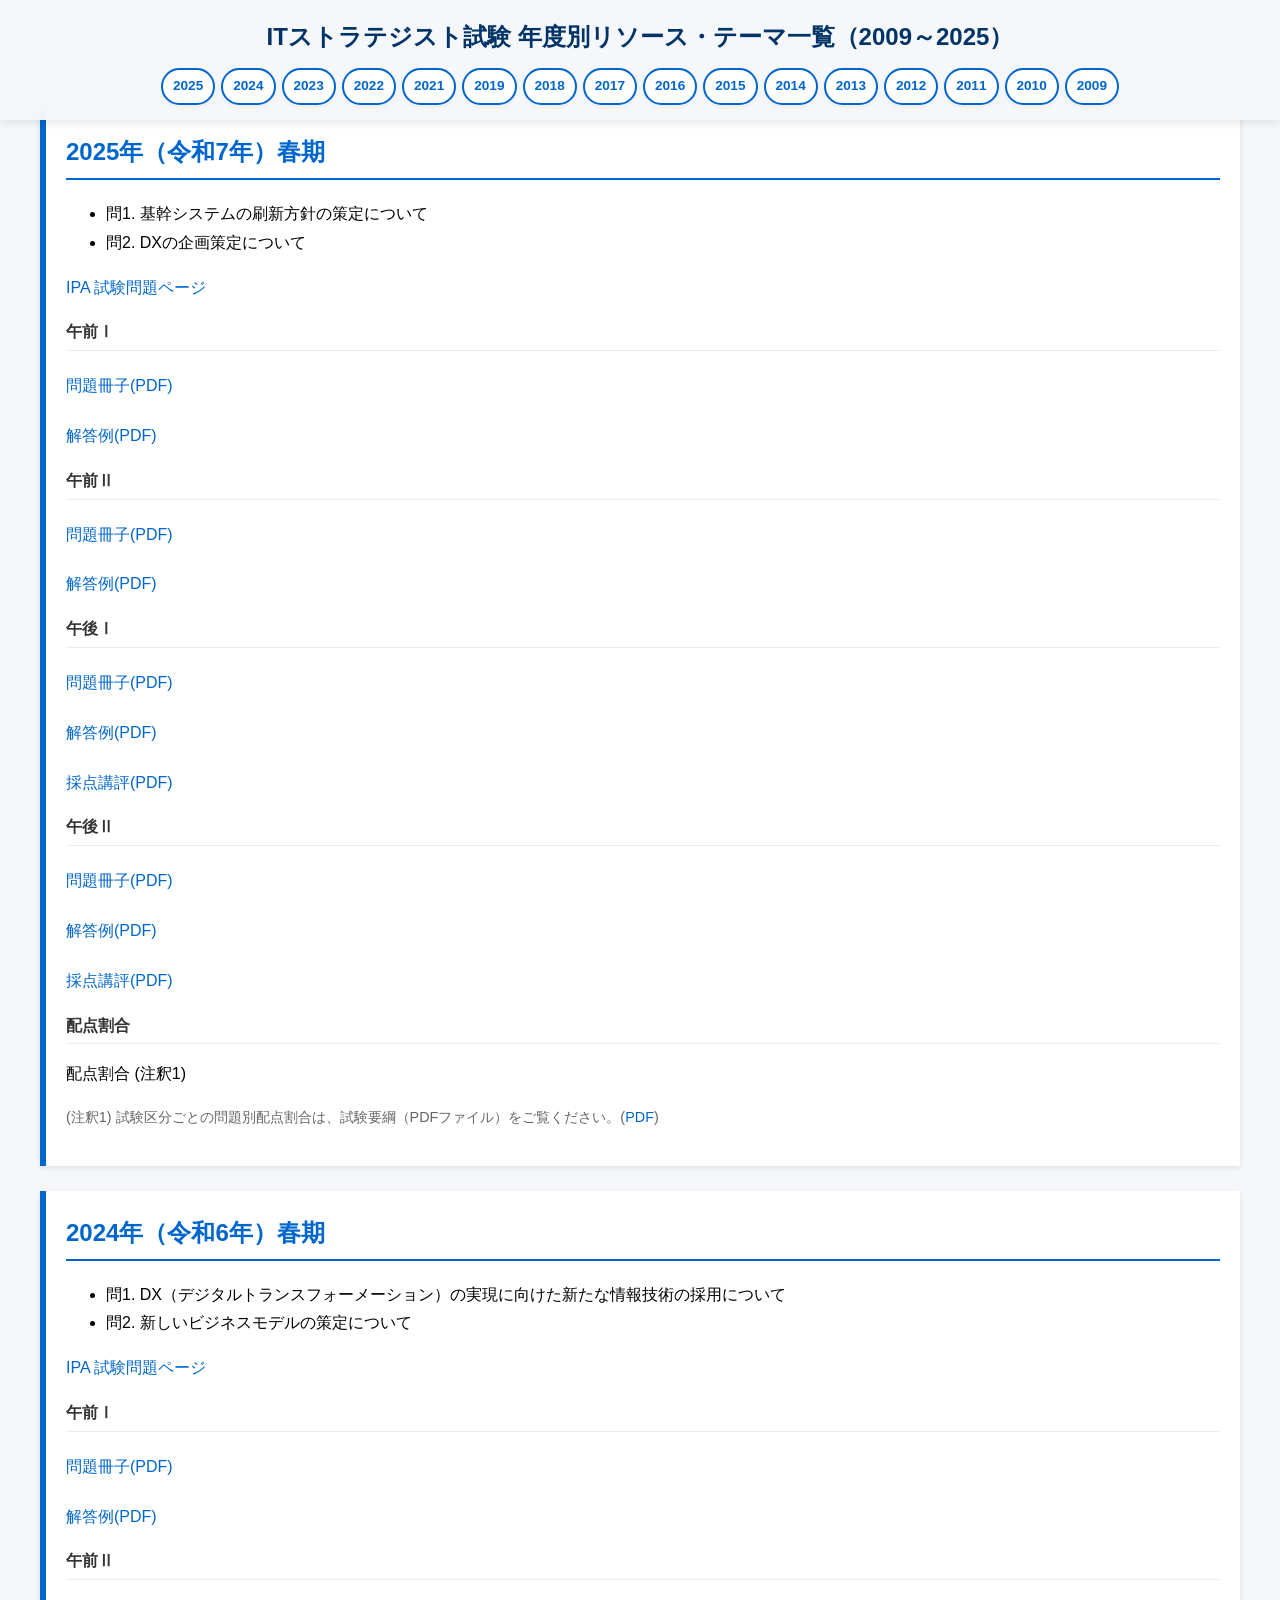
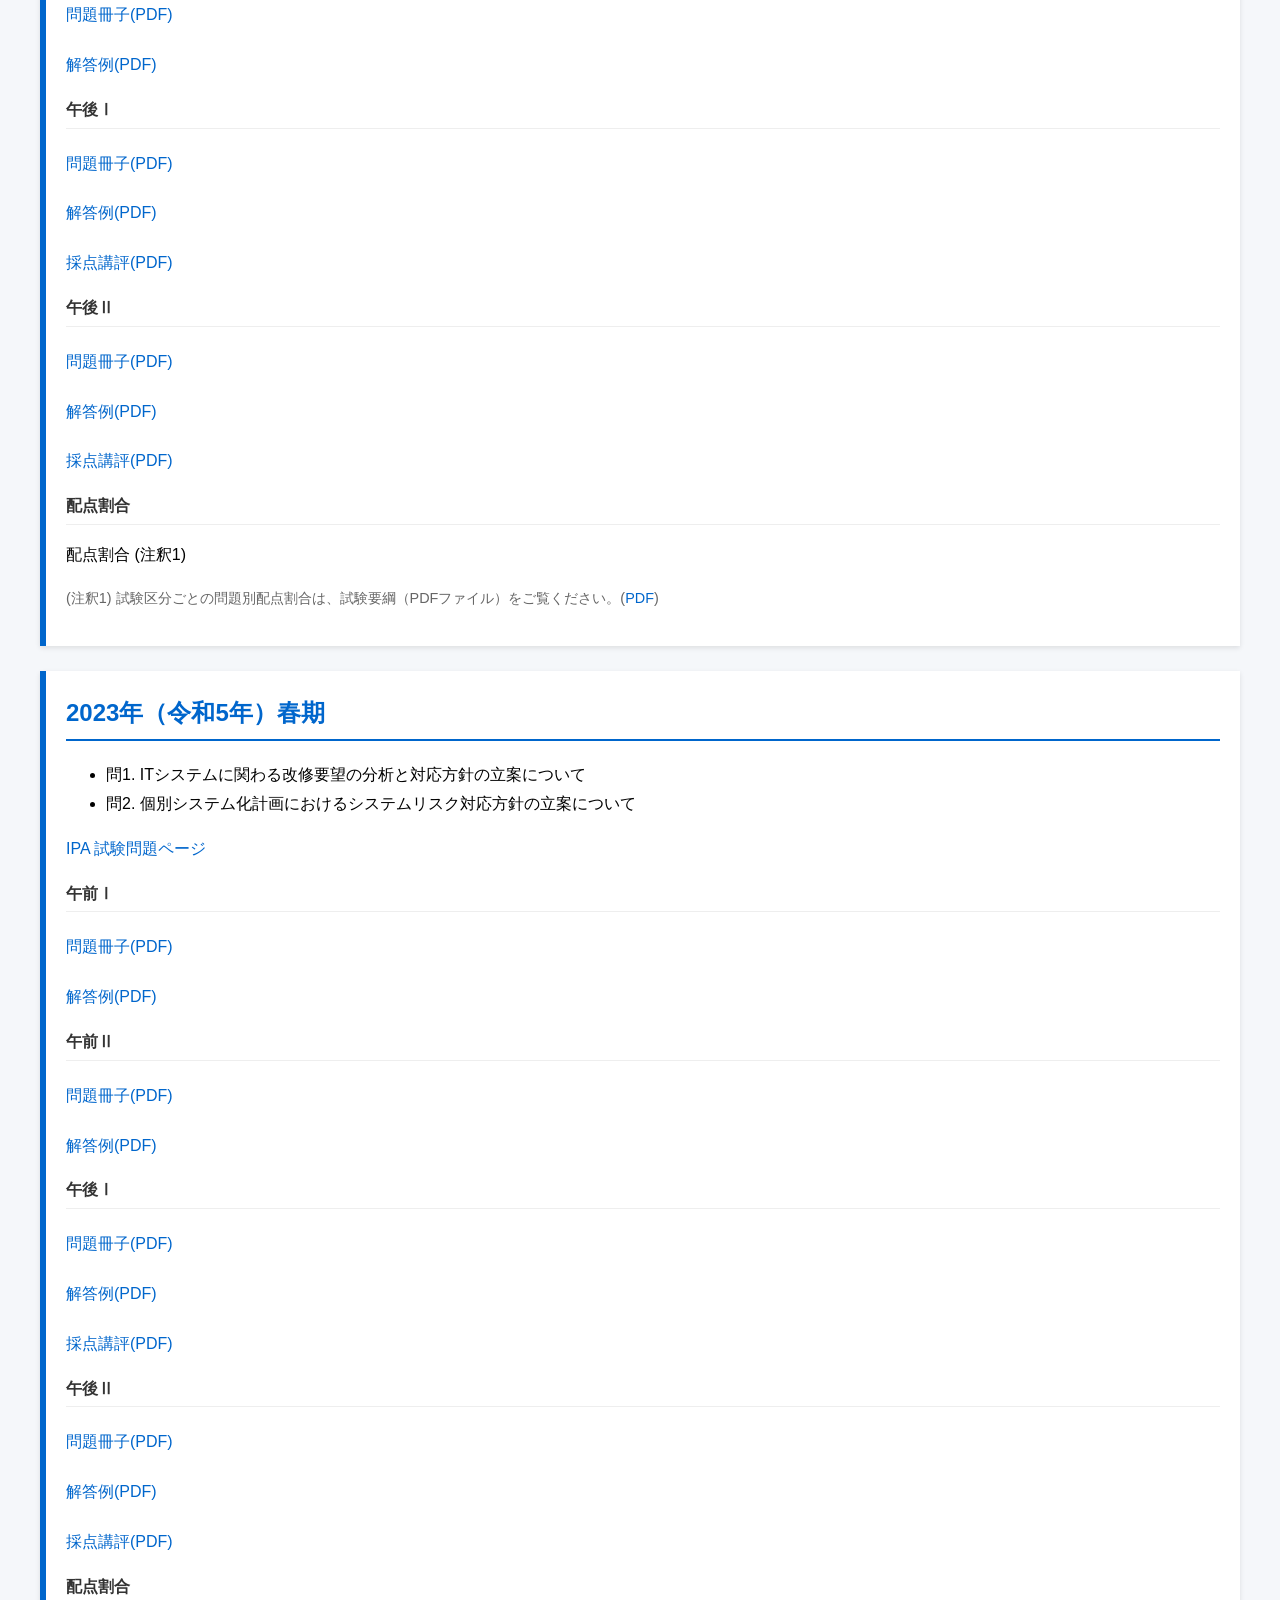
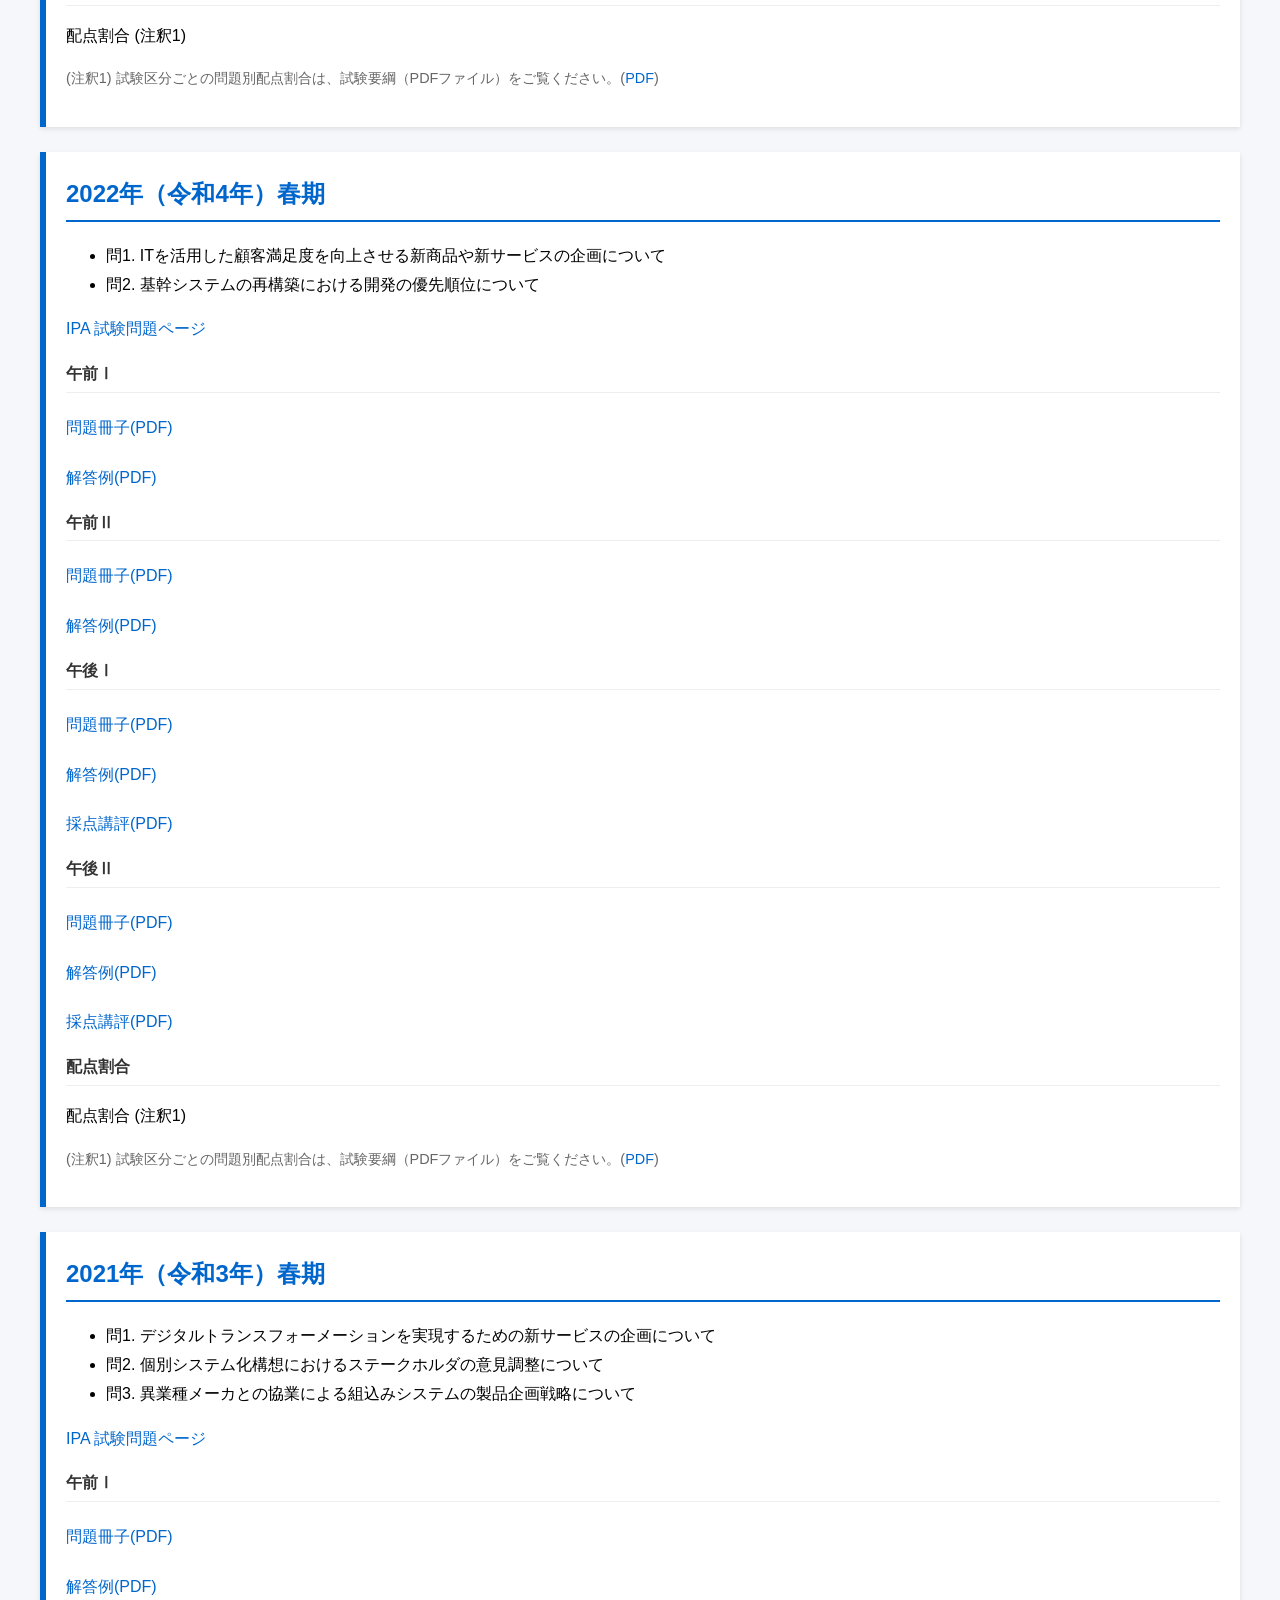
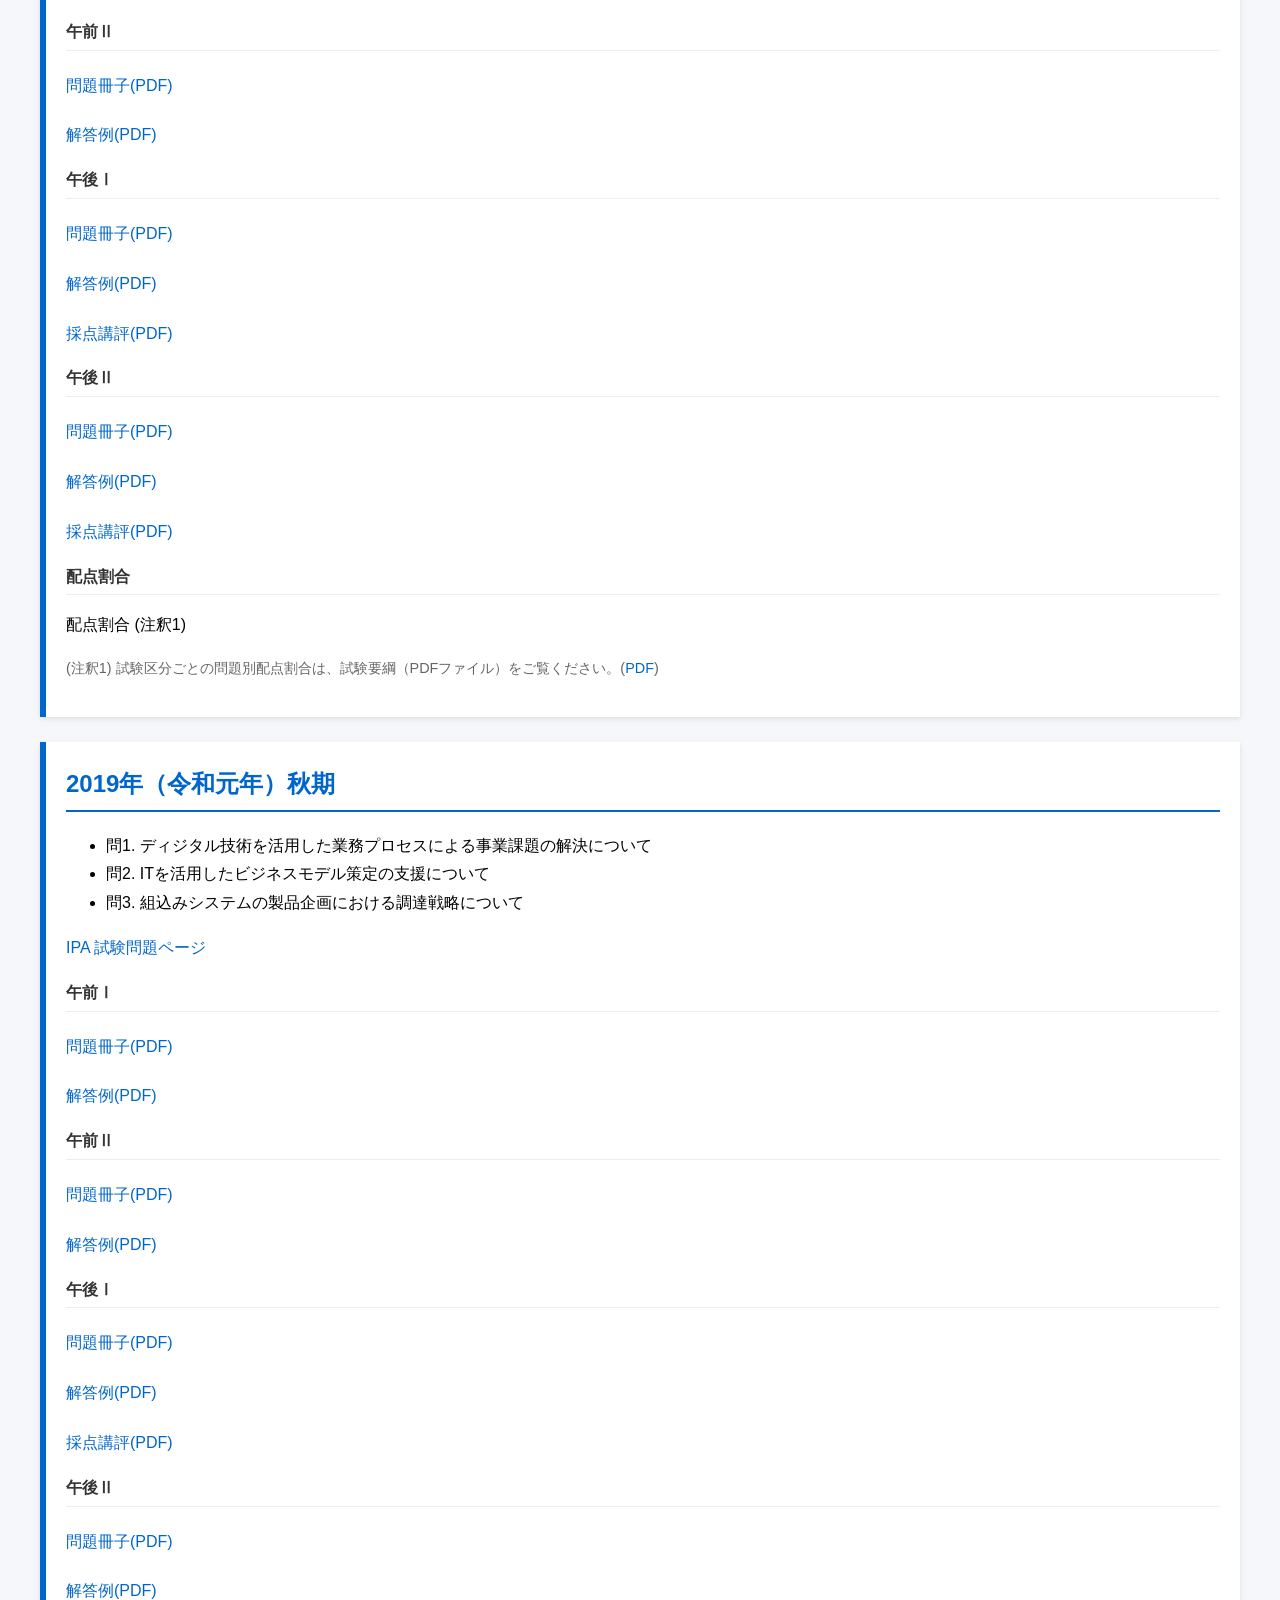
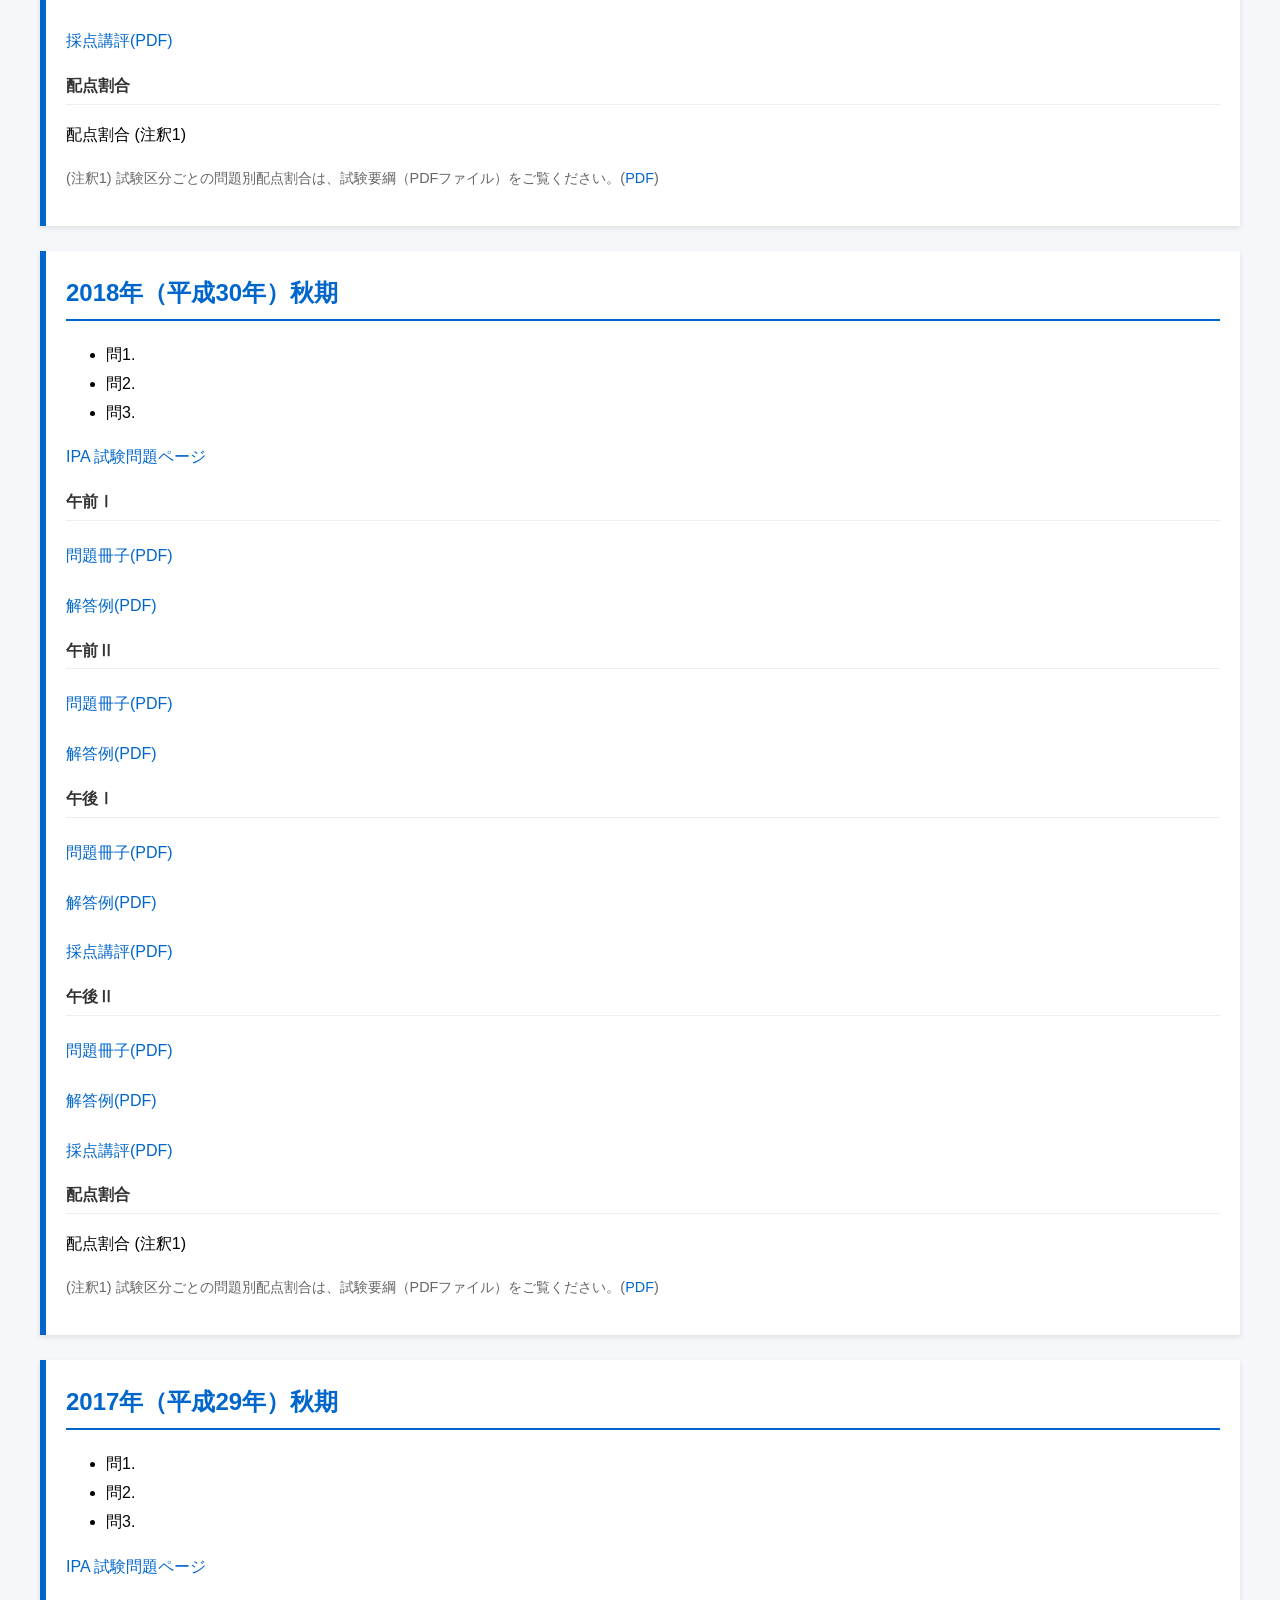
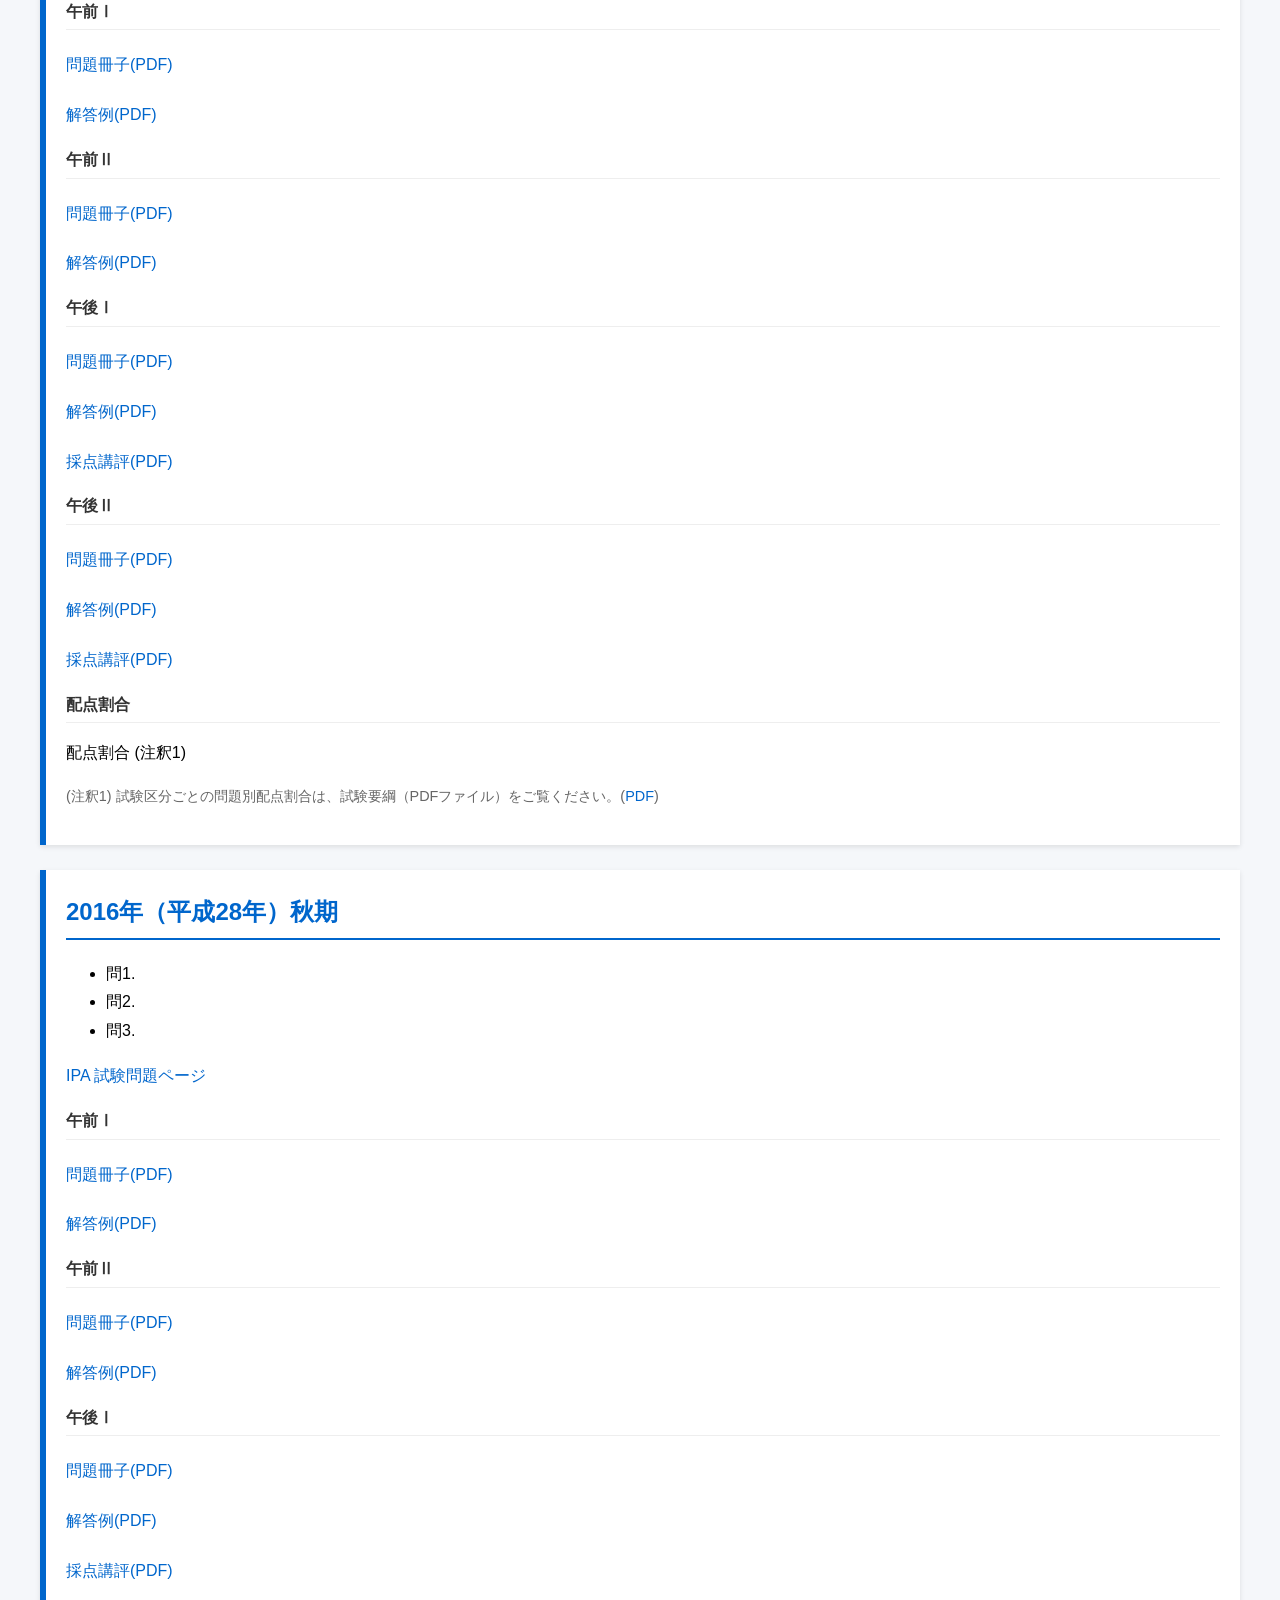
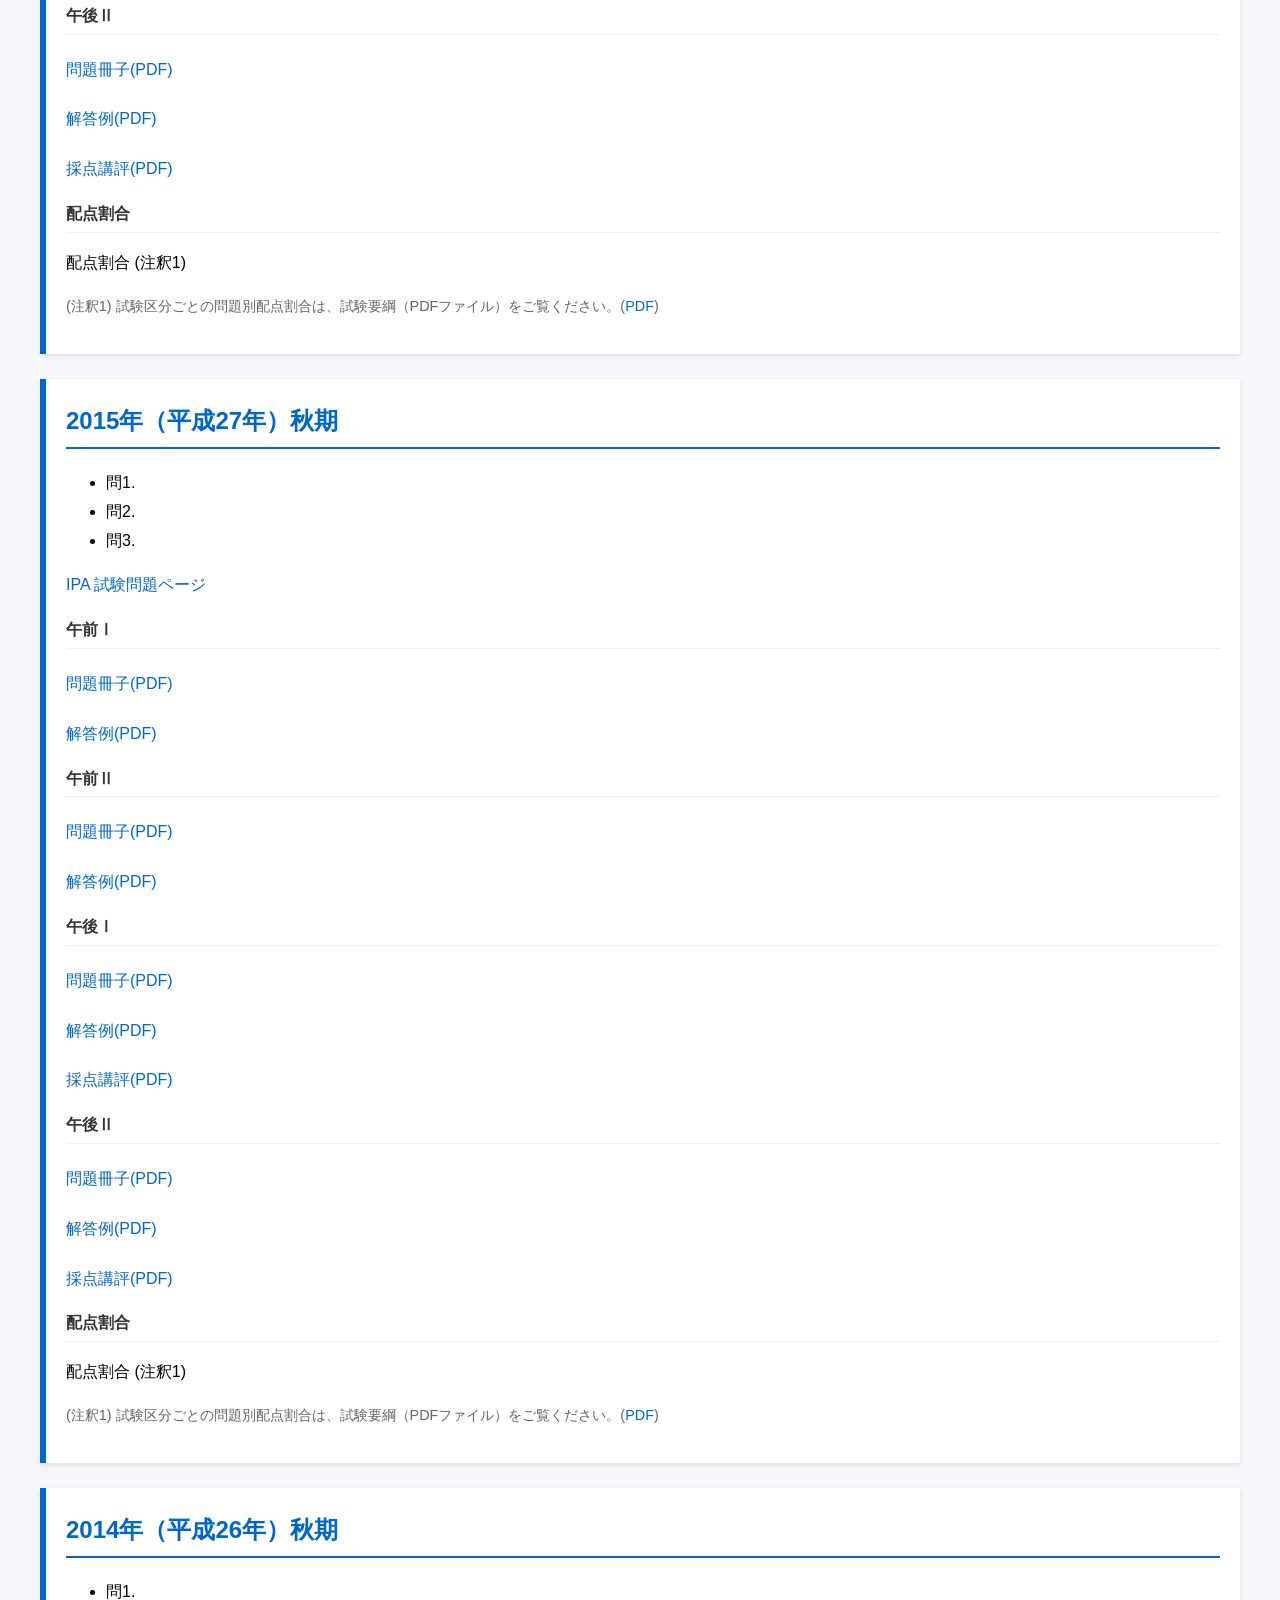
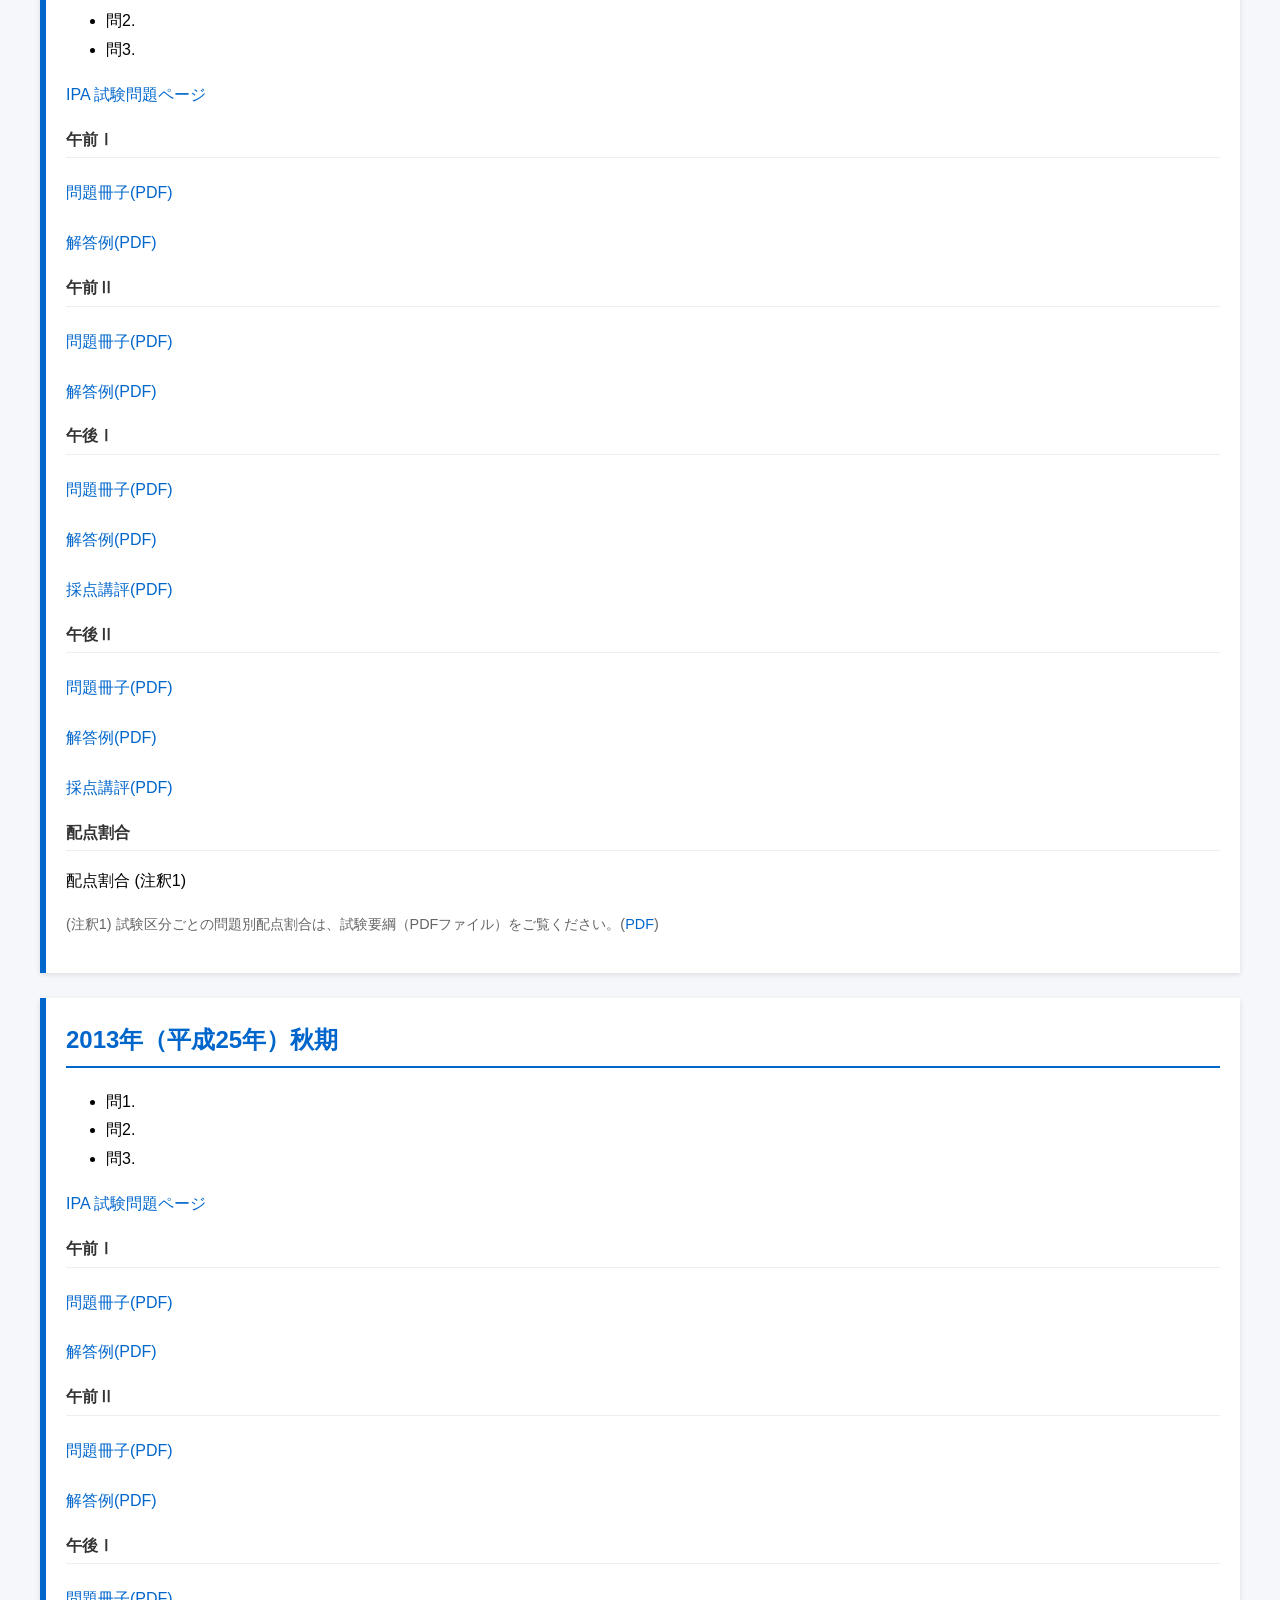
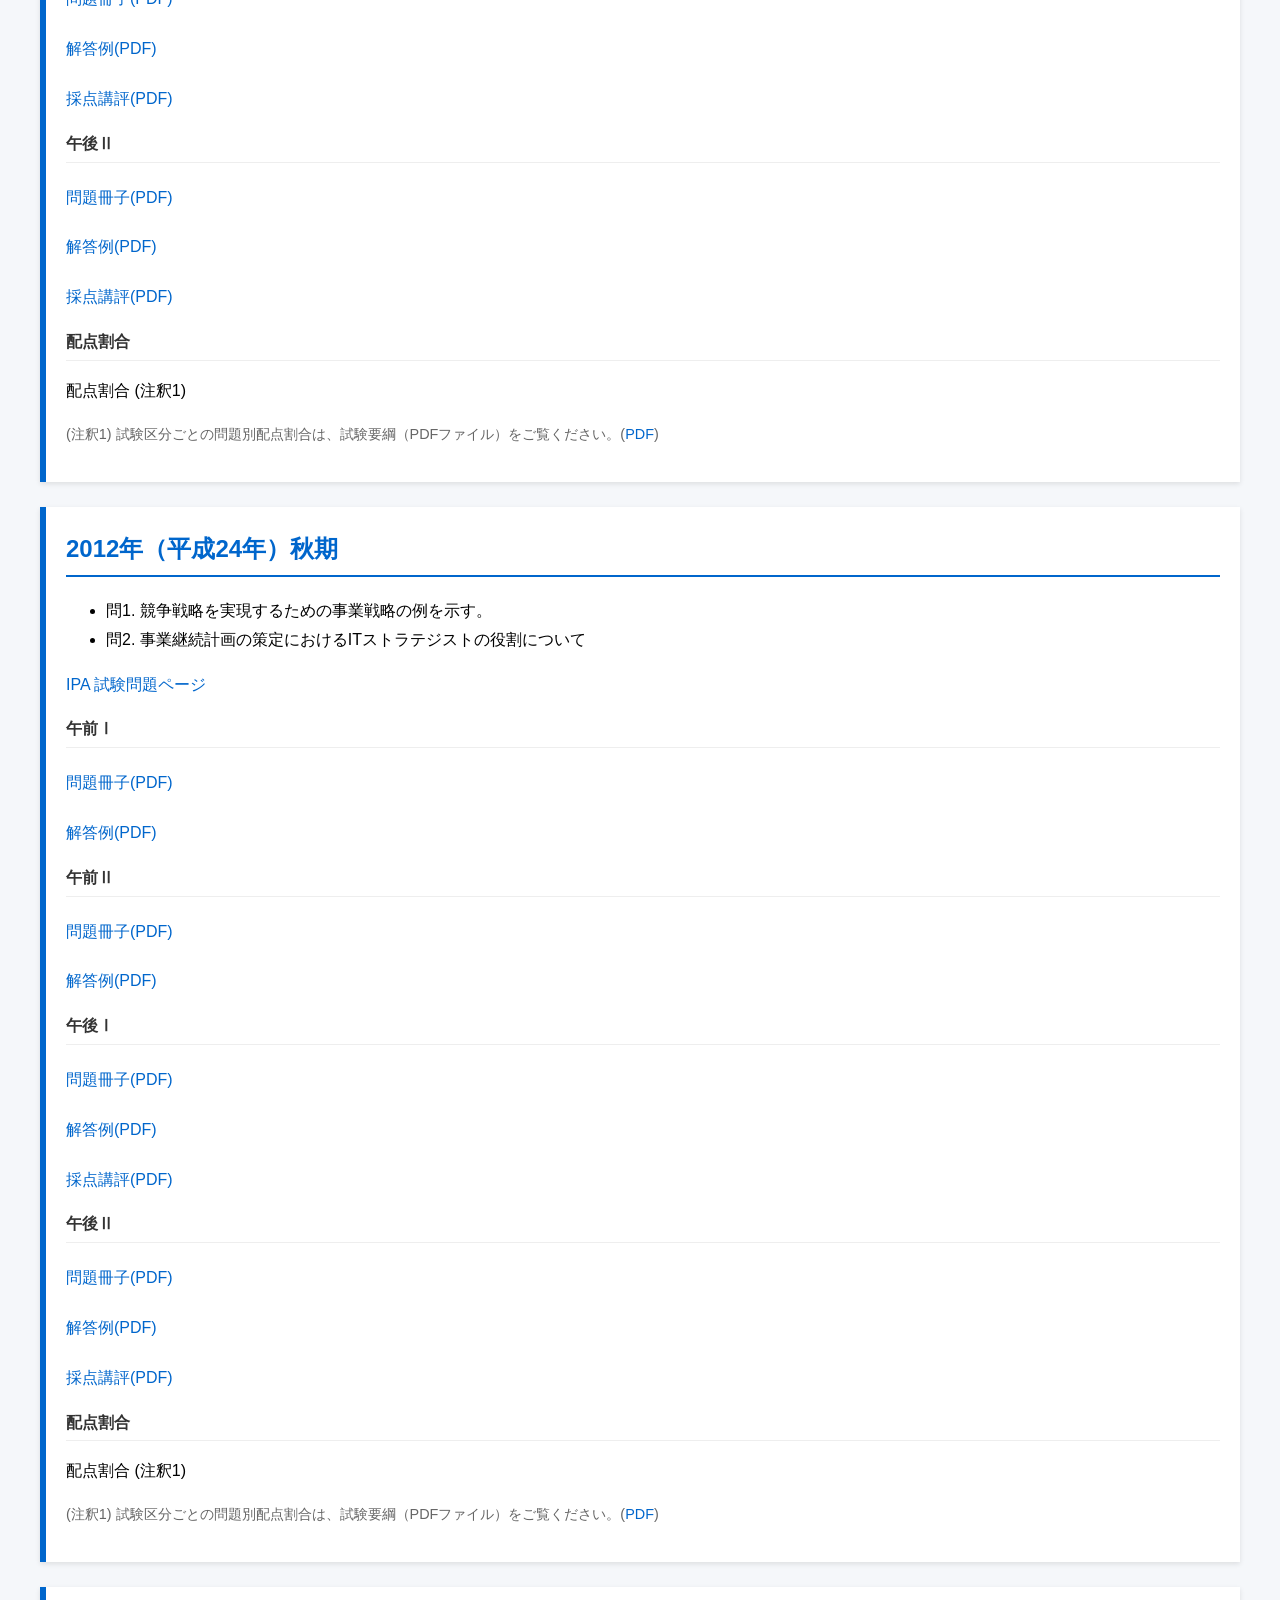
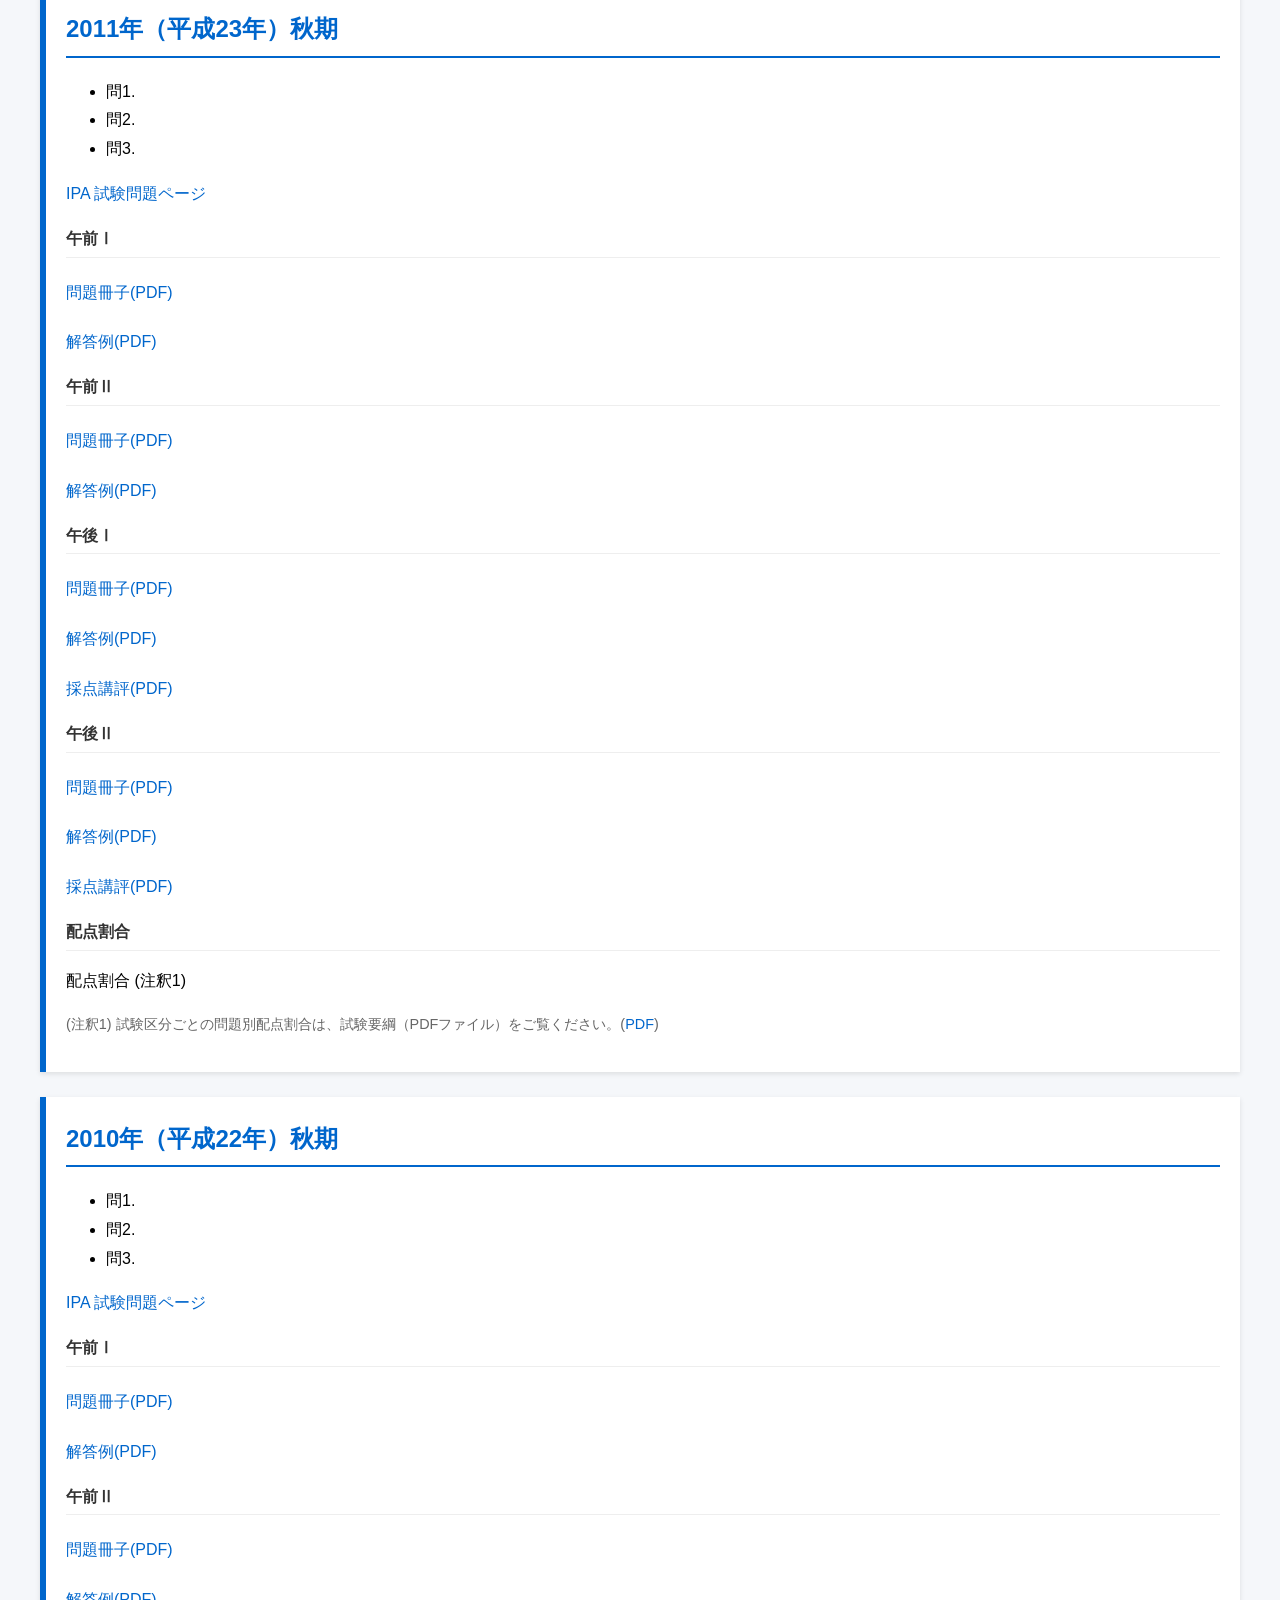
<file: Html/it_strategist_pm2_topics.html>
<!DOCTYPE html>
<html lang="ja">
<head>
<meta charset="UTF-8">
<meta name="viewport" content="width=device-width, initial-scale=1.0">
<title>ITストラテジスト試験 年度別リソース・テーマ一覧（2009～2025）</title>
<style>
body {
    font-family: "Yu Gothic", "Meiryo", sans-serif;
    margin: 0;
    padding-top: 110px; /* 固定タグの高さ分の余白を確保 */
    line-height: 1.8;
    background-color: #f5f7fa;
    scroll-behavior: smooth; /* スムーズスクロール */
}
/* 追従するタグコンテナのスタイル */
.sticky-header {
    position: fixed;
    top: 0;
    left: 0;
    width: 100%;
    background-color: rgba(245, 247, 250, 0.95);
    backdrop-filter: blur(5px);
    box-shadow: 0 2px 10px rgba(0,0,0,0.1);
    z-index: 1000;
    padding: 15px 10px;
    box-sizing: border-box;
}
h1 {
    text-align: center;
    color: #003366;
    margin: 0 0 10px 0;
    font-size: 1.5rem;
}
/* 年度タグ（ナビゲーション）のスタイル */
.nav-tags {
    display: flex;
    justify-content: center;
    gap: 6px;
    flex-wrap: wrap;
    max-width: 1000px;
    margin: 0 auto;
}
.nav-tags a {
    background-color: #ffffff;
    color: #0066cc;
    border: 2px solid #0066cc;
    padding: 4px 10px;
    border-radius: 20px;
    font-weight: bold;
    font-size: 0.85rem;
    box-shadow: 0 2px 4px rgba(0,0,0,0.05);
    transition: all 0.2s ease;
}
.nav-tags a:hover {
    background-color: #0066cc;
    color: #ffffff;
    text-decoration: none;
    transform: translateY(-2px);
}
/* 各年のブロック（固定ヘッダーで隠れないよう余白を持たせる） */
.year {
    background: #ffffff;
    border-left: 6px solid #0066cc;
    padding: 20px;
    margin: 0 40px 25px 40px;
    box-shadow: 0 2px 5px rgba(0,0,0,0.1);
    scroll-margin-top: 120px; /* ジャンプした時にタグに隠れないようにする調整 */
}
.year h2 {
    margin-top: 0;
    color: #0066cc;
    border-bottom: 2px solid #0066cc;
    padding-bottom: 5px;
}
ul {
    margin-top: 10px;
}
a {
    color: #0066cc;
    text-decoration: none;
}
a:hover {
    text-decoration: underline;
}
.pdf-link {
    margin-top: 5px;
    display: inline-block;
}
.exam-section {
    margin-top: 15px;
}
.exam-section h3 {
    font-size: 1rem;
    color: #333;
    margin-bottom: 5px;
    border-bottom: 1px solid #eee;
    padding-bottom: 3px;
}
</style>
</head>
<body>

<!-- 画面上部に固定されるヘッダー＆タグ -->
<div class="sticky-header">
    <h1>ITストラテジスト試験 年度別リソース・テーマ一覧（2009～2025）</h1>
    <div class="nav-tags">
        <a href="#y2025">2025</a>
        <a href="#y2024">2024</a>
        <a href="#y2023">2023</a>
        <a href="#y2022">2022</a>
        <a href="#y2021">2021</a>
        <a href="#y2019">2019</a>
        <a href="#y2018">2018</a>
        <a href="#y2017">2017</a>
        <a href="#y2016">2016</a>
        <a href="#y2015">2015</a>
        <a href="#y2014">2014</a>
        <a href="#y2013">2013</a>
        <a href="#y2012">2012</a>
        <a href="#y2011">2011</a>
        <a href="#y2010">2010</a>
        <a href="#y2009">2009</a>
    </div>
</div>

<div class="year" id="y2025">
    <h2>2025年（令和7年）春期</h2>
    <ul>
        <li>問1. 基幹システムの刷新方針の策定について</li>
        <li>問2. DXの企画策定について</li>
    </ul>
    <p>
        <a href="https://www.ipa.go.jp/shiken/mondai-kaiotu/2025r07.html#haru_st" target="_blank">IPA 試験問題ページ</a>
    </p>
    
    <div class="exam-section">
        <h3>午前Ⅰ</h3>
        <p><a class="pdf-link" href="https://www.ipa.go.jp/shiken/mondai-kaiotu/nl10bi0000009lh8-att/2025r07h_koudo_am1_qs.pdf" target="_blank">問題冊子(PDF)</a></p>
        <p><a class="pdf-link" href="https://www.ipa.go.jp/shiken/mondai-kaiotu/nl10bi0000009lh8-att/2025r07h_koudo_am1_ans.pdf" target="_blank">解答例(PDF)</a></p>
    </div>

    <div class="exam-section">
        <h3>午前Ⅱ</h3>
        <p><a class="pdf-link" href="https://www.ipa.go.jp/shiken/mondai-kaiotu/nl10bi0000009lh8-att/2025r07h_st_am2_qs.pdf" target="_blank">問題冊子(PDF)</a></p>
        <p><a class="pdf-link" href="https://www.ipa.go.jp/shiken/mondai-kaiotu/nl10bi0000009lh8-att/2025r07h_st_am2_ans.pdf" target="_blank">解答例(PDF)</a></p>
    </div>

    <div class="exam-section">
        <h3>午後Ⅰ</h3>
        <p><a class="pdf-link" href="https://www.ipa.go.jp/shiken/mondai-kaiotu/nl10bi0000009lh8-att/2025r07h_st_pm1_qs.pdf" target="_blank">問題冊子(PDF)</a></p>
        <p><a class="pdf-link" href="https://www.ipa.go.jp/shiken/mondai-kaiotu/nl10bi0000009lh8-att/2025r07h_st_pm1_ans.pdf" target="_blank">解答例(PDF)</a></p>
        <p><a class="pdf-link" href="https://www.ipa.go.jp/shiken/mondai-kaiotu/nl10bi0000009lh8-att/2025r07h_st_pm1_cmnt.pdf" target="_blank">採点講評(PDF)</a></p>
    </div>

    <div class="exam-section">
        <h3>午後Ⅱ</h3>
        <p><a class="pdf-link" href="https://www.ipa.go.jp/shiken/mondai-kaiotu/nl10bi0000009lh8-att/2025r07h_st_pm2_qs.pdf" target="_blank">問題冊子(PDF)</a></p>
        <p><a class="pdf-link" href="https://www.ipa.go.jp/shiken/mondai-kaiotu/nl10bi0000009lh8-att/2025r07h_st_pm2_ans.pdf" target="_blank">解答例(PDF)</a></p>
        <p><a class="pdf-link" href="https://www.ipa.go.jp/shiken/mondai-kaiotu/nl10bi0000009lh8-att/2025r07h_st_pm2_cmnt.pdf" target="_blank">採点講評(PDF)</a></p>
    </div>

    <div class="exam-section">
        <h3>配点割合</h3>
        <p>配点割合 (注釈1)</p>
        <p style="font-size: 0.9rem; color: #666; margin-top: 5px;">
            (注釈1) 試験区分ごとの問題別配点割合は、試験要綱（PDFファイル）をご覧ください。(<a href="https://www.ipa.go.jp/shiken/syllabus/nq6ept00000014lt-att/youkou_ver5_3.pdf" target="_blank">PDF</a>)
        </p>
    </div>
</div>

<div class="year" id="y2024">
    <h2>2024年（令和6年）春期</h2>
    <ul>
        <li>問1. DX（デジタルトランスフォーメーション）の実現に向けた新たな情報技術の採用について</li>
        <li>問2. 新しいビジネスモデルの策定について</li>
    </ul>
    <p>
        <a href="https://www.ipa.go.jp/shiken/mondai-kaiotu/2024r06.html#haru_st" target="_blank">IPA 試験問題ページ</a>
    </p>
    
    <div class="exam-section">
        <h3>午前Ⅰ</h3>
        <p><a class="pdf-link" href="https://www.ipa.go.jp/shiken/mondai-kaiotu/m42obm000000afqx-att/2024r06h_koudo_am1_qs.pdf" target="_blank">問題冊子(PDF)</a></p>
        <p><a class="pdf-link" href="https://www.ipa.go.jp/shiken/mondai-kaiotu/m42obm000000afqx-att/2024r06h_koudo_am1_ans.pdf" target="_blank">解答例(PDF)</a></p>
    </div>

    <div class="exam-section">
        <h3>午前Ⅱ</h3>
        <p><a class="pdf-link" href="https://www.ipa.go.jp/shiken/mondai-kaiotu/m42obm000000afqx-att/2024r06h_st_am2_qs.pdf" target="_blank">問題冊子(PDF)</a></p>
        <p><a class="pdf-link" href="https://www.ipa.go.jp/shiken/mondai-kaiotu/m42obm000000afqx-att/2024r06h_st_am2_ans.pdf" target="_blank">解答例(PDF)</a></p>
    </div>

    <div class="exam-section">
        <h3>午後Ⅰ</h3>
        <p><a class="pdf-link" href="https://www.ipa.go.jp/shiken/mondai-kaiotu/m42obm000000afqx-att/2024r06h_st_pm1_qs.pdf" target="_blank">問題冊子(PDF)</a></p>
        <p><a class="pdf-link" href="https://www.ipa.go.jp/shiken/mondai-kaiotu/m42obm000000afqx-att/2024r06h_st_pm1_ans.pdf" target="_blank">解答例(PDF)</a></p>
        <p><a class="pdf-link" href="https://www.ipa.go.jp/shiken/mondai-kaiotu/m42obm000000afqx-att/2024r06h_st_pm1_cmnt.pdf" target="_blank">採点講評(PDF)</a></p>
    </div>

    <div class="exam-section">
        <h3>午後Ⅱ</h3>
        <p><a class="pdf-link" href="https://www.ipa.go.jp/shiken/mondai-kaiotu/m42obm000000afqx-att/2024r06h_st_pm2_qs.pdf" target="_blank">問題冊子(PDF)</a></p>
        <p><a class="pdf-link" href="https://www.ipa.go.jp/shiken/mondai-kaiotu/m42obm000000afqx-att/2024r06h_st_pm2_ans.pdf" target="_blank">解答例(PDF)</a></p>
        <p><a class="pdf-link" href="https://www.ipa.go.jp/shiken/mondai-kaiotu/m42obm000000afqx-att/2024r06h_st_pm2_cmnt.pdf" target="_blank">採点講評(PDF)</a></p>
    </div>

    <div class="exam-section">
        <h3>配点割合</h3>
        <p>配点割合 (注釈1)</p>
        <p style="font-size: 0.9rem; color: #666; margin-top: 5px;">
            (注釈1) 試験区分ごとの問題別配点割合は、試験要綱（PDFファイル）をご覧ください。(<a href="https://www.ipa.go.jp/shiken/syllabus/t6hhco0000004yy7-att/youkou_ver5_2.pdf" target="_blank">PDF</a>)
        </p>
    </div>
</div>

<div class="year" id="y2023">
    <h2>2023年（令和5年）春期</h2>
    <ul>
        <li>問1. ITシステムに関わる改修要望の分析と対応方針の立案について</li>
        <li>問2. 個別システム化計画におけるシステムリスク対応方針の立案について</li>
    </ul>
    <p>
        <a href="https://www.ipa.go.jp/shiken/mondai-kaiotu/2023r05.html#haru_st" target="_blank">IPA 試験問題ページ</a>
    </p>
    
    <div class="exam-section">
        <h3>午前Ⅰ</h3>
        <p><a class="pdf-link" href="https://www.ipa.go.jp/shiken/mondai-kaiotu/ps6vr70000010d6y-att/2023r05h_koudo_am1_qs.pdf" target="_blank">問題冊子(PDF)</a></p>
        <p><a class="pdf-link" href="https://www.ipa.go.jp/shiken/mondai-kaiotu/ps6vr70000010d6y-att/2023r05h_koudo_am1_ans.pdf" target="_blank">解答例(PDF)</a></p>
    </div>

    <div class="exam-section">
        <h3>午前Ⅱ</h3>
        <p><a class="pdf-link" href="https://www.ipa.go.jp/shiken/mondai-kaiotu/ps6vr70000010d6y-att/2023r05h_st_am2_qs.pdf" target="_blank">問題冊子(PDF)</a></p>
        <p><a class="pdf-link" href="https://www.ipa.go.jp/shiken/mondai-kaiotu/ps6vr70000010d6y-att/2023r05h_st_am2_ans.pdf" target="_blank">解答例(PDF)</a></p>
    </div>

    <div class="exam-section">
        <h3>午後Ⅰ</h3>
        <p><a class="pdf-link" href="https://www.ipa.go.jp/shiken/mondai-kaiotu/ps6vr70000010d6y-att/2023r05h_st_pm1_qs.pdf" target="_blank">問題冊子(PDF)</a></p>
        <p><a class="pdf-link" href="https://www.ipa.go.jp/shiken/mondai-kaiotu/ps6vr70000010d6y-att/2023r05h_st_pm1_ans.pdf" target="_blank">解答例(PDF)</a></p>
        <p><a class="pdf-link" href="https://www.ipa.go.jp/shiken/mondai-kaiotu/ps6vr70000010d6y-att/2023r05h_st_pm1_cmnt.pdf" target="_blank">採点講評(PDF)</a></p>
    </div>

    <div class="exam-section">
        <h3>午後Ⅱ</h3>
        <p><a class="pdf-link" href="https://www.ipa.go.jp/shiken/mondai-kaiotu/ps6vr70000010d6y-att/2023r05h_st_pm2_qs.pdf" target="_blank">問題冊子(PDF)</a></p>
        <p><a class="pdf-link" href="https://www.ipa.go.jp/shiken/mondai-kaiotu/ps6vr70000010d6y-att/2023r05h_st_pm2_ans.pdf" target="_blank">解答例(PDF)</a></p>
        <p><a class="pdf-link" href="https://www.ipa.go.jp/shiken/mondai-kaiotu/ps6vr70000010d6y-att/2023r05h_st_pm2_cmnt.pdf" target="_blank">採点講評(PDF)</a></p>
    </div>

    <div class="exam-section">
        <h3>配点割合</h3>
        <p>配点割合 (注釈1)</p>
        <p style="font-size: 0.9rem; color: #666; margin-top: 5px;">
            (注釈1) 試験区分ごとの問題別配点割合は、試験要綱（PDFファイル）をご覧ください。(<a href="https://www.ipa.go.jp/shiken/syllabus/ps6vr7000000i0p0-att/youkou_ver5_0.pdf" target="_blank">PDF</a>)
        </p>
    </div>
</div>

<div class="year" id="y2022">
    <h2>2022年（令和4年）春期</h2>
    <ul>
        <li>問1. ITを活用した顧客満足度を向上させる新商品や新サービスの企画について</li>
        <li>問2. 基幹システムの再構築における開発の優先順位について</li>
    </ul>
    <p>
        <a href="https://www.ipa.go.jp/shiken/mondai-kaiotu/2022r04.html#haru_st" target="_blank">IPA 試験問題ページ</a>
    </p>
    
    <div class="exam-section">
        <h3>午前Ⅰ</h3>
        <p><a class="pdf-link" href="https://www.ipa.go.jp/shiken/mondai-kaiotu/gmcbt80000009sgk-att/2022r04h_koudo_am1_qs.pdf" target="_blank">問題冊子(PDF)</a></p>
        <p><a class="pdf-link" href="https://www.ipa.go.jp/shiken/mondai-kaiotu/gmcbt80000009sgk-att/2022r04h_koudo_am1_ans.pdf" target="_blank">解答例(PDF)</a></p>
    </div>

    <div class="exam-section">
        <h3>午前Ⅱ</h3>
        <p><a class="pdf-link" href="https://www.ipa.go.jp/shiken/mondai-kaiotu/gmcbt80000009sgk-att/2022r04h_st_am2_qs.pdf" target="_blank">問題冊子(PDF)</a></p>
        <p><a class="pdf-link" href="https://www.ipa.go.jp/shiken/mondai-kaiotu/gmcbt80000009sgk-att/2022r04h_st_am2_ans.pdf" target="_blank">解答例(PDF)</a></p>
    </div>

    <div class="exam-section">
        <h3>午後Ⅰ</h3>
        <p><a class="pdf-link" href="https://www.ipa.go.jp/shiken/mondai-kaiotu/gmcbt80000009sgk-att/2022r04h_st_pm1_qs.pdf" target="_blank">問題冊子(PDF)</a></p>
        <p><a class="pdf-link" href="https://www.ipa.go.jp/shiken/mondai-kaiotu/gmcbt80000009sgk-att/2022r04h_st_pm1_ans.pdf" target="_blank">解答例(PDF)</a></p>
        <p><a class="pdf-link" href="https://www.ipa.go.jp/shiken/mondai-kaiotu/gmcbt80000009sgk-att/2022r04h_st_pm1_cmnt.pdf" target="_blank">採点講評(PDF)</a></p>
    </div>

    <div class="exam-section">
        <h3>午後Ⅱ</h3>
        <p><a class="pdf-link" href="https://www.ipa.go.jp/shiken/mondai-kaiotu/gmcbt80000009sgk-att/2022r04h_st_pm2_qs.pdf" target="_blank">問題冊子(PDF)</a></p>
        <p><a class="pdf-link" href="https://www.ipa.go.jp/shiken/mondai-kaiotu/gmcbt80000009sgk-att/2022r04h_st_pm2_ans.pdf" target="_blank">解答例(PDF)</a></p>
        <p><a class="pdf-link" href="https://www.ipa.go.jp/shiken/mondai-kaiotu/gmcbt80000009sgk-att/2022r04h_st_pm2_cmnt.pdf" target="_blank">採点講評(PDF)</a></p>
    </div>

    <div class="exam-section">
        <h3>配点割合</h3>
        <p>配点割合 (注釈1)</p>
        <p style="font-size: 0.9rem; color: #666; margin-top: 5px;">
            (注釈1) 試験区分ごとの問題別配点割合は、試験要綱（PDFファイル）をご覧ください。(<a href="https://www.ipa.go.jp/shiken/mondai-kaiotu/gmcbt80000009sgk-att/youkou_ver4_8.pdf" target="_blank">PDF</a>)
        </p>
    </div>
</div>

<div class="year" id="y2021">
    <h2>2021年（令和3年）春期</h2>
    <ul>
        <li>問1. デジタルトランスフォーメーションを実現するための新サービスの企画について</li>
        <li>問2. 個別システム化構想におけるステークホルダの意見調整について</li>
        <li>問3. 異業種メーカとの協業による組込みシステムの製品企画戦略について</li>
    </ul>
    <p>
        <a href="https://www.ipa.go.jp/shiken/mondai-kaiotu/2021r03.html#haru_st" target="_blank">IPA 試験問題ページ</a>
    </p>
    
    <div class="exam-section">
        <h3>午前Ⅰ</h3>
        <p><a class="pdf-link" href="https://www.ipa.go.jp/shiken/mondai-kaiotu/gmcbt8000000d5ru-att/2021r03h_koudo_am1_qs.pdf" target="_blank">問題冊子(PDF)</a></p>
        <p><a class="pdf-link" href="https://www.ipa.go.jp/shiken/mondai-kaiotu/gmcbt8000000d5ru-att/2021r03h_koudo_am1_ans.pdf" target="_blank">解答例(PDF)</a></p>
    </div>

    <div class="exam-section">
        <h3>午前Ⅱ</h3>
        <p><a class="pdf-link" href="https://www.ipa.go.jp/shiken/mondai-kaiotu/gmcbt8000000d5ru-att/2021r03h_st_am2_qs.pdf" target="_blank">問題冊子(PDF)</a></p>
        <p><a class="pdf-link" href="https://www.ipa.go.jp/shiken/mondai-kaiotu/gmcbt8000000d5ru-att/2021r03h_st_am2_ans.pdf" target="_blank">解答例(PDF)</a></p>
    </div>

    <div class="exam-section">
        <h3>午後Ⅰ</h3>
        <p><a class="pdf-link" href="https://www.ipa.go.jp/shiken/mondai-kaiotu/gmcbt8000000d5ru-att/2021r03h_st_pm1_qs.pdf" target="_blank">問題冊子(PDF)</a></p>
        <p><a class="pdf-link" href="https://www.ipa.go.jp/shiken/mondai-kaiotu/gmcbt8000000d5ru-att/2021r03h_st_pm1_ans.pdf" target="_blank">解答例(PDF)</a></p>
        <p><a class="pdf-link" href="https://www.ipa.go.jp/shiken/mondai-kaiotu/gmcbt8000000d5ru-att/2021r03h_st_pm1_cmnt.pdf" target="_blank">採点講評(PDF)</a></p>
    </div>

    <div class="exam-section">
        <h3>午後Ⅱ</h3>
        <p><a class="pdf-link" href="https://www.ipa.go.jp/shiken/mondai-kaiotu/gmcbt8000000d5ru-att/2021r03h_st_pm2_qs.pdf" target="_blank">問題冊子(PDF)</a></p>
        <p><a class="pdf-link" href="https://www.ipa.go.jp/shiken/mondai-kaiotu/gmcbt8000000d5ru-att/2021r03h_st_pm2_ans.pdf" target="_blank">解答例(PDF)</a></p>
        <p><a class="pdf-link" href="https://www.ipa.go.jp/shiken/mondai-kaiotu/gmcbt8000000d5ru-att/2021r03h_st_pm2_cmnt.pdf" target="_blank">採点講評(PDF)</a></p>
    </div>

    <div class="exam-section">
        <h3>配点割合</h3>
        <p>配点割合 (注釈1)</p>
        <p style="font-size: 0.9rem; color: #666; margin-top: 5px;">
            (注釈1) 試験区分ごとの問題別配点割合は、試験要綱（PDFファイル）をご覧ください。(<a href="https://www.ipa.go.jp/shiken/mondai-kaiotu/gmcbt8000000d5ru-att/youkou_ver4_6.pdf" target="_blank">PDF</a>)
        </p>
    </div>
</div>

<div class="year" id="y2019">
    <h2>2019年（令和元年）秋期</h2>
    <ul>
        <li>問1. ディジタル技術を活用した業務プロセスによる事業課題の解決について</li>
        <li>問2. ITを活用したビジネスモデル策定の支援について</li>
        <li>問3. 組込みシステムの製品企画における調達戦略について</li>
    </ul>
    <p>
        <a href="https://www.ipa.go.jp/shiken/mondai-kaiotu/2019h31.html#aki_st" target="_blank">IPA 試験問題ページ</a>
    </p>
    
    <div class="exam-section">
        <h3>午前Ⅰ</h3>
        <p><a class="pdf-link" href="https://www.ipa.go.jp/shiken/mondai-kaiotu/gmcbt8000000dict-att/2019r01a_koudo_am1_qs.pdf" target="_blank">問題冊子(PDF)</a></p>
        <p><a class="pdf-link" href="https://www.ipa.go.jp/shiken/mondai-kaiotu/gmcbt8000000dict-att/2019r01a_koudo_am1_ans.pdf" target="_blank">解答例(PDF)</a></p>
    </div>

    <div class="exam-section">
        <h3>午前Ⅱ</h3>
        <p><a class="pdf-link" href="https://www.ipa.go.jp/shiken/mondai-kaiotu/gmcbt8000000dict-att/2019r01a_st_am2_qs.pdf" target="_blank">問題冊子(PDF)</a></p>
        <p><a class="pdf-link" href="https://www.ipa.go.jp/shiken/mondai-kaiotu/gmcbt8000000dict-att/2019r01a_st_am2_ans.pdf" target="_blank">解答例(PDF)</a></p>
    </div>

    <div class="exam-section">
        <h3>午後Ⅰ</h3>
        <p><a class="pdf-link" href="https://www.ipa.go.jp/shiken/mondai-kaiotu/gmcbt8000000dict-att/2019r01a_st_pm1_qs.pdf" target="_blank">問題冊子(PDF)</a></p>
        <p><a class="pdf-link" href="https://www.ipa.go.jp/shiken/mondai-kaiotu/gmcbt8000000dict-att/2019r01a_st_pm1_ans.pdf" target="_blank">解答例(PDF)</a></p>
        <p><a class="pdf-link" href="https://www.ipa.go.jp/shiken/mondai-kaiotu/gmcbt8000000dict-att/2019r01a_st_pm1_cmnt.pdf" target="_blank">採点講評(PDF)</a></p>
    </div>

    <div class="exam-section">
        <h3>午後Ⅱ</h3>
        <p><a class="pdf-link" href="https://www.ipa.go.jp/shiken/mondai-kaiotu/gmcbt8000000dict-att/2019r01a_st_pm2_qs.pdf" target="_blank">問題冊子(PDF)</a></p>
        <p><a class="pdf-link" href="https://www.ipa.go.jp/shiken/mondai-kaiotu/gmcbt8000000dict-att/2019r01a_st_pm2_ans.pdf" target="_blank">解答例(PDF)</a></p>
        <p><a class="pdf-link" href="https://www.ipa.go.jp/shiken/mondai-kaiotu/gmcbt8000000dict-att/2019r01a_st_pm2_cmnt.pdf" target="_blank">採点講評(PDF)</a></p>
    </div>

    <div class="exam-section">
        <h3>配点割合</h3>
        <p>配点割合 (注釈1)</p>
        <p style="font-size: 0.9rem; color: #666; margin-top: 5px;">
            (注釈1) 試験区分ごとの問題別配点割合は、試験要綱（PDFファイル）をご覧ください。(<a href="https://www.ipa.go.jp/shiken/mondai-kaiotu/gmcbt8000000dict-att/youkou_ver4_1.pdf" target="_blank">PDF</a>)
        </p>
    </div>
</div>

<div class="year" id="y2018">
    <h2>2018年（平成30年）秋期</h2>
    <ul>
        <li>問1. </li>
        <li>問2.</li>
        <li>問3.</li>
    </ul>
    <p>
        <a href="https://www.ipa.go.jp/shiken/mondai-kaiotu/2018h30.html#aki_st" target="_blank">IPA 試験問題ページ</a>
    </p>
    
    <div class="exam-section">
        <h3>午前Ⅰ</h3>
        <p><a class="pdf-link" href="https://www.ipa.go.jp/shiken/mondai-kaiotu/gmcbt8000000f01f-att/2018h30a_koudo_am1_qs.pdf" target="_blank">問題冊子(PDF)</a></p>
        <p><a class="pdf-link" href="https://www.ipa.go.jp/shiken/mondai-kaiotu/gmcbt8000000f01f-att/2018h30a_koudo_am1_ans.pdf" target="_blank">解答例(PDF)</a></p>
    </div>

    <div class="exam-section">
        <h3>午前Ⅱ</h3>
        <p><a class="pdf-link" href="https://www.ipa.go.jp/shiken/mondai-kaiotu/gmcbt8000000f01f-att/2018h30a_st_am2_qs.pdf" target="_blank">問題冊子(PDF)</a></p>
        <p><a class="pdf-link" href="https://www.ipa.go.jp/shiken/mondai-kaiotu/gmcbt8000000f01f-att/2018h30a_st_am2_ans.pdf" target="_blank">解答例(PDF)</a></p>
    </div>

    <div class="exam-section">
        <h3>午後Ⅰ</h3>
        <p><a class="pdf-link" href="https://www.ipa.go.jp/shiken/mondai-kaiotu/gmcbt8000000f01f-att/2018h30a_st_pm1_qs.pdf" target="_blank">問題冊子(PDF)</a></p>
        <p><a class="pdf-link" href="https://www.ipa.go.jp/shiken/mondai-kaiotu/gmcbt8000000f01f-att/2018h30a_st_pm1_ans.pdf" target="_blank">解答例(PDF)</a></p>
        <p><a class="pdf-link" href="https://www.ipa.go.jp/shiken/mondai-kaiotu/gmcbt8000000f01f-att/2018h30a_st_pm1_cmnt.pdf" target="_blank">採点講評(PDF)</a></p>
    </div>

    <div class="exam-section">
        <h3>午後Ⅱ</h3>
        <p><a class="pdf-link" href="https://www.ipa.go.jp/shiken/mondai-kaiotu/gmcbt8000000f01f-att/2018h30a_st_pm2_qs.pdf" target="_blank">問題冊子(PDF)</a></p>
        <p><a class="pdf-link" href="https://www.ipa.go.jp/shiken/mondai-kaiotu/gmcbt8000000f01f-att/2018h30a_st_pm2_ans.pdf" target="_blank">解答例(PDF)</a></p>
        <p><a class="pdf-link" href="https://www.ipa.go.jp/shiken/mondai-kaiotu/gmcbt8000000f01f-att/2018h30a_st_pm2_cmnt.pdf" target="_blank">採点講評(PDF)</a></p>
    </div>

    <div class="exam-section">
        <h3>配点割合</h3>
        <p>配点割合 (注釈1)</p>
        <p style="font-size: 0.9rem; color: #666; margin-top: 5px;">
            (注釈1) 試験区分ごとの問題別配点割合は、試験要綱（PDFファイル）をご覧ください。(<a href="https://www.ipa.go.jp/shiken/mondai-kaiotu/gmcbt8000000f01f-att/youkou_ver3_0.pdf" target="_blank">PDF</a>)
        </p>
    </div>
</div>

<div class="year" id="y2017">
    <h2>2017年（平成29年）秋期</h2>
    <ul>
        <li>問1. </li>
        <li>問2.</li>
        <li>問3.</li>
    </ul>
    <p>
        <a href="https://www.ipa.go.jp/shiken/mondai-kaiotu/2017h29.html#aki_st" target="_blank">IPA 試験問題ページ</a>
    </p>
    
    <div class="exam-section">
        <h3>午前Ⅰ</h3>
        <p><a class="pdf-link" href="https://www.ipa.go.jp/shiken/mondai-kaiotu/gmcbt8000000fqpm-att/2017h29a_koudo_am1_qs.pdf" target="_blank">問題冊子(PDF)</a></p>
        <p><a class="pdf-link" href="https://www.ipa.go.jp/shiken/mondai-kaiotu/gmcbt8000000fqpm-att/2017h29a_koudo_am1_ans.pdf" target="_blank">解答例(PDF)</a></p>
    </div>

    <div class="exam-section">
        <h3>午前Ⅱ</h3>
        <p><a class="pdf-link" href="https://www.ipa.go.jp/shiken/mondai-kaiotu/gmcbt8000000fqpm-att/2017h29a_st_am2_qs.pdf" target="_blank">問題冊子(PDF)</a></p>
        <p><a class="pdf-link" href="https://www.ipa.go.jp/shiken/mondai-kaiotu/gmcbt8000000fqpm-att/2017h29a_st_am2_ans.pdf" target="_blank">解答例(PDF)</a></p>
    </div>

    <div class="exam-section">
        <h3>午後Ⅰ</h3>
        <p><a class="pdf-link" href="https://www.ipa.go.jp/shiken/mondai-kaiotu/gmcbt8000000fqpm-att/2017h29a_st_pm1_qs.pdf" target="_blank">問題冊子(PDF)</a></p>
        <p><a class="pdf-link" href="https://www.ipa.go.jp/shiken/mondai-kaiotu/gmcbt8000000fqpm-att/2017h29a_st_pm1_ans.pdf" target="_blank">解答例(PDF)</a></p>
        <p><a class="pdf-link" href="https://www.ipa.go.jp/shiken/mondai-kaiotu/gmcbt8000000fqpm-att/2017h29a_st_pm1_cmnt.pdf" target="_blank">採点講評(PDF)</a></p>
    </div>

    <div class="exam-section">
        <h3>午後Ⅱ</h3>
        <p><a class="pdf-link" href="https://www.ipa.go.jp/shiken/mondai-kaiotu/gmcbt8000000fqpm-att/2017h29a_st_pm2_qs.pdf" target="_blank">問題冊子(PDF)</a></p>
        <p><a class="pdf-link" href="https://www.ipa.go.jp/shiken/mondai-kaiotu/gmcbt8000000fqpm-att/2017h29a_st_pm2_ans.pdf" target="_blank">解答例(PDF)</a></p>
        <p><a class="pdf-link" href="https://www.ipa.go.jp/shiken/mondai-kaiotu/gmcbt8000000fqpm-att/2017h29a_st_pm2_cmnt.pdf" target="_blank">採点講評(PDF)</a></p>
    </div>

    <div class="exam-section">
        <h3>配点割合</h3>
        <p>配点割合 (注釈1)</p>
        <p style="font-size: 0.9rem; color: #666; margin-top: 5px;">
            (注釈1) 試験区分ごとの問題別配点割合は、試験要綱（PDFファイル）をご覧ください。(<a href="https://www.ipa.go.jp/shiken/mondai-kaiotu/gmcbt8000000fqpm-att/youkou_ver3_0.pdf" target="_blank">PDF</a>)
        </p>
    </div>
</div>

<div class="year" id="y2016">
    <h2>2016年（平成28年）秋期</h2>
    <ul>
        <li>問1. </li>
        <li>問2.</li>
        <li>問3.</li>
    </ul>
    <p>
        <a href="https://www.ipa.go.jp/shiken/mondai-kaiotu/2016h28.html#aki_st" target="_blank">IPA 試験問題ページ</a>
    </p>
    
    <div class="exam-section">
        <h3>午前Ⅰ</h3>
        <p><a class="pdf-link" href="https://www.ipa.go.jp/shiken/mondai-kaiotu/gmcbt8000000g6fw-att/2016h28a_koudo_am1_qs.pdf" target="_blank">問題冊子(PDF)</a></p>
        <p><a class="pdf-link" href="https://www.ipa.go.jp/shiken/mondai-kaiotu/gmcbt8000000g6fw-att/2016h28a_koudo_am1_ans.pdf" target="_blank">解答例(PDF)</a></p>
    </div>

    <div class="exam-section">
        <h3>午前Ⅱ</h3>
        <p><a class="pdf-link" href="https://www.ipa.go.jp/shiken/mondai-kaiotu/gmcbt8000000g6fw-att/2016h28a_st_am2_qs.pdf" target="_blank">問題冊子(PDF)</a></p>
        <p><a class="pdf-link" href="https://www.ipa.go.jp/shiken/mondai-kaiotu/gmcbt8000000g6fw-att/2016h28a_st_am2_ans.pdf" target="_blank">解答例(PDF)</a></p>
    </div>

    <div class="exam-section">
        <h3>午後Ⅰ</h3>
        <p><a class="pdf-link" href="https://www.ipa.go.jp/shiken/mondai-kaiotu/gmcbt8000000g6fw-att/2016h28a_st_pm1_qs.pdf" target="_blank">問題冊子(PDF)</a></p>
        <p><a class="pdf-link" href="https://www.ipa.go.jp/shiken/mondai-kaiotu/gmcbt8000000g6fw-att/2016h28a_st_pm1_ans.pdf" target="_blank">解答例(PDF)</a></p>
        <p><a class="pdf-link" href="https://www.ipa.go.jp/shiken/mondai-kaiotu/gmcbt8000000g6fw-att/2016h28a_st_pm1_cmnt.pdf" target="_blank">採点講評(PDF)</a></p>
    </div>

    <div class="exam-section">
        <h3>午後Ⅱ</h3>
        <p><a class="pdf-link" href="https://www.ipa.go.jp/shiken/mondai-kaiotu/gmcbt8000000g6fw-att/2016h28a_st_pm2_qs.pdf" target="_blank">問題冊子(PDF)</a></p>
        <p><a class="pdf-link" href="https://www.ipa.go.jp/shiken/mondai-kaiotu/gmcbt8000000g6fw-att/2016h28a_st_pm2_ans.pdf" target="_blank">解答例(PDF)</a></p>
        <p><a class="pdf-link" href="https://www.ipa.go.jp/shiken/mondai-kaiotu/gmcbt8000000g6fw-att/2016h28a_st_pm2_cmnt.pdf" target="_blank">採点講評(PDF)</a></p>
    </div>

    <div class="exam-section">
        <h3>配点割合</h3>
        <p>配点割合 (注釈1)</p>
        <p style="font-size: 0.9rem; color: #666; margin-top: 5px;">
            (注釈1) 試験区分ごとの問題別配点割合は、試験要綱（PDFファイル）をご覧ください。(<a href="https://www.ipa.go.jp/shiken/mondai-kaiotu/gmcbt8000000g6fw-att/youkou_ver2_1.pdf" target="_blank">PDF</a>)
        </p>
    </div>
</div>

<div class="year" id="y2015">
    <h2>2015年（平成27年）秋期</h2>
    <ul>
        <li>問1. </li>
        <li>問2.</li>
        <li>問3.</li>
    </ul>
    <p>
        <a href="https://www.ipa.go.jp/shiken/mondai-kaiotu/2015h27.html#aki_st" target="_blank">IPA 試験問題ページ</a>
    </p>
    
    <div class="exam-section">
        <h3>午前Ⅰ</h3>
        <p><a class="pdf-link" href="https://www.ipa.go.jp/shiken/mondai-kaiotu/gmcbt8000000gxj0-att/2015h27a_koudo_am1_qs.pdf" target="_blank">問題冊子(PDF)</a></p>
        <p><a class="pdf-link" href="https://www.ipa.go.jp/shiken/mondai-kaiotu/gmcbt8000000gxj0-att/2015h27a_koudo_am1_ans.pdf" target="_blank">解答例(PDF)</a></p>
    </div>

    <div class="exam-section">
        <h3>午前Ⅱ</h3>
        <p><a class="pdf-link" href="https://www.ipa.go.jp/shiken/mondai-kaiotu/gmcbt8000000gxj0-att/2015h27a_st_am2_qs.pdf" target="_blank">問題冊子(PDF)</a></p>
        <p><a class="pdf-link" href="https://www.ipa.go.jp/shiken/mondai-kaiotu/gmcbt8000000gxj0-att/2015h27a_st_am2_ans.pdf" target="_blank">解答例(PDF)</a></p>
    </div>

    <div class="exam-section">
        <h3>午後Ⅰ</h3>
        <p><a class="pdf-link" href="https://www.ipa.go.jp/shiken/mondai-kaiotu/gmcbt8000000gxj0-att/2015h27a_st_pm1_qs.pdf" target="_blank">問題冊子(PDF)</a></p>
        <p><a class="pdf-link" href="https://www.ipa.go.jp/shiken/mondai-kaiotu/gmcbt8000000gxj0-att/2015h27a_st_pm1_ans.pdf" target="_blank">解答例(PDF)</a></p>
        <p><a class="pdf-link" href="https://www.ipa.go.jp/shiken/mondai-kaiotu/gmcbt8000000gxj0-att/2015h27a_st_pm1_cmnt.pdf" target="_blank">採点講評(PDF)</a></p>
    </div>

    <div class="exam-section">
        <h3>午後Ⅱ</h3>
        <p><a class="pdf-link" href="https://www.ipa.go.jp/shiken/mondai-kaiotu/gmcbt8000000gxj0-att/2015h27a_st_pm2_qs.pdf" target="_blank">問題冊子(PDF)</a></p>
        <p><a class="pdf-link" href="https://www.ipa.go.jp/shiken/mondai-kaiotu/gmcbt8000000gxj0-att/2015h27a_st_pm2_ans.pdf" target="_blank">解答例(PDF)</a></p>
        <p><a class="pdf-link" href="https://www.ipa.go.jp/shiken/mondai-kaiotu/gmcbt8000000gxj0-att/2015h27a_st_pm2_cmnt.pdf" target="_blank">採点講評(PDF)</a></p>
    </div>

    <div class="exam-section">
        <h3>配点割合</h3>
        <p>配点割合 (注釈1)</p>
        <p style="font-size: 0.9rem; color: #666; margin-top: 5px;">
            (注釈1) 試験区分ごとの問題別配点割合は、試験要綱（PDFファイル）をご覧ください。(<a href="https://www.ipa.go.jp/shiken/mondai-kaiotu/gmcbt8000000gxj0-att/youkou_ver2_1.pdf" target="_blank">PDF</a>)
        </p>
    </div>
</div>

<div class="year" id="y2014">
    <h2>2014年（平成26年）秋期</h2>
    <ul>
        <li>問1. </li>
        <li>問2.</li>
        <li>問3.</li>
    </ul>
    <p>
        <a href="https://www.ipa.go.jp/shiken/mondai-kaiotu/2014h26.html#aki_st" target="_blank">IPA 試験問題ページ</a>
    </p>
    
    <div class="exam-section">
        <h3>午前Ⅰ</h3>
        <p><a class="pdf-link" href="https://www.ipa.go.jp/shiken/mondai-kaiotu/ug65p90000000ye5-att/2014h26a_koudo_am1_qs.pdf" target="_blank">問題冊子(PDF)</a></p>
        <p><a class="pdf-link" href="https://www.ipa.go.jp/shiken/mondai-kaiotu/ug65p90000000ye5-att/2014h26a_koudo_am1_ans.pdf" target="_blank">解答例(PDF)</a></p>
    </div>

    <div class="exam-section">
        <h3>午前Ⅱ</h3>
        <p><a class="pdf-link" href="https://www.ipa.go.jp/shiken/mondai-kaiotu/ug65p90000000ye5-att/2014h26a_st_am2_qs.pdf" target="_blank">問題冊子(PDF)</a></p>
        <p><a class="pdf-link" href="https://www.ipa.go.jp/shiken/mondai-kaiotu/ug65p90000000ye5-att/2014h26a_st_am2_ans.pdf" target="_blank">解答例(PDF)</a></p>
    </div>

    <div class="exam-section">
        <h3>午後Ⅰ</h3>
        <p><a class="pdf-link" href="https://www.ipa.go.jp/shiken/mondai-kaiotu/ug65p90000000ye5-att/2014h26a_st_pm1_qs.pdf" target="_blank">問題冊子(PDF)</a></p>
        <p><a class="pdf-link" href="https://www.ipa.go.jp/shiken/mondai-kaiotu/ug65p90000000ye5-att/2014h26a_st_pm1_ans.pdf" target="_blank">解答例(PDF)</a></p>
        <p><a class="pdf-link" href="https://www.ipa.go.jp/shiken/mondai-kaiotu/ug65p90000000ye5-att/2014h26a_st_pm1_cmnt.pdf" target="_blank">採点講評(PDF)</a></p>
    </div>

    <div class="exam-section">
        <h3>午後Ⅱ</h3>
        <p><a class="pdf-link" href="https://www.ipa.go.jp/shiken/mondai-kaiotu/ug65p90000000ye5-att/2014h26a_st_pm2_qs.pdf" target="_blank">問題冊子(PDF)</a></p>
        <p><a class="pdf-link" href="https://www.ipa.go.jp/shiken/mondai-kaiotu/ug65p90000000ye5-att/2014h26a_st_pm2_ans.pdf" target="_blank">解答例(PDF)</a></p>
        <p><a class="pdf-link" href="https://www.ipa.go.jp/shiken/mondai-kaiotu/ug65p90000000ye5-att/2014h26a_st_pm2_cmnt.pdf" target="_blank">採点講評(PDF)</a></p>
    </div>

    <div class="exam-section">
        <h3>配点割合</h3>
        <p>配点割合 (注釈1)</p>
        <p style="font-size: 0.9rem; color: #666; margin-top: 5px;">
            (注釈1) 試験区分ごとの問題別配点割合は、試験要綱（PDFファイル）をご覧ください。(<a href="https://www.ipa.go.jp/shiken/mondai-kaiotu/ug65p90000000ye5-att/youkou_ver1_7.pdf" target="_blank">PDF</a>)
        </p>
    </div>
</div>

<div class="year" id="y2013">
    <h2>2013年（平成25年）秋期</h2>
    <ul>
        <li>問1. </li>
        <li>問2.</li>
        <li>問3.</li>
    </ul>
    <p>
        <a href="https://www.ipa.go.jp/shiken/mondai-kaiotu/2013h25.html#aki_st" target="_blank">IPA 試験問題ページ</a>
    </p>
    
    <div class="exam-section">
        <h3>午前Ⅰ</h3>
        <p><a class="pdf-link" href="https://www.ipa.go.jp/shiken/mondai-kaiotu/ug65p900000027za-att/2013h25a_koudo_am1_qs.pdf" target="_blank">問題冊子(PDF)</a></p>
        <p><a class="pdf-link" href="https://www.ipa.go.jp/shiken/mondai-kaiotu/ug65p900000027za-att/2013h25a_koudo_am1_ans.pdf" target="_blank">解答例(PDF)</a></p>
    </div>

    <div class="exam-section">
        <h3>午前Ⅱ</h3>
        <p><a class="pdf-link" href="https://www.ipa.go.jp/shiken/mondai-kaiotu/ug65p900000027za-att/2013h25a_st_am2_qs.pdf" target="_blank">問題冊子(PDF)</a></p>
        <p><a class="pdf-link" href="https://www.ipa.go.jp/shiken/mondai-kaiotu/ug65p900000027za-att/2013h25a_st_am2_ans.pdf" target="_blank">解答例(PDF)</a></p>
    </div>

    <div class="exam-section">
        <h3>午後Ⅰ</h3>
        <p><a class="pdf-link" href="https://www.ipa.go.jp/shiken/mondai-kaiotu/ug65p900000027za-att/2013h25a_st_pm1_qs.pdf" target="_blank">問題冊子(PDF)</a></p>
        <p><a class="pdf-link" href="https://www.ipa.go.jp/shiken/mondai-kaiotu/ug65p900000027za-att/2013h25a_st_pm1_ans.pdf" target="_blank">解答例(PDF)</a></p>
        <p><a class="pdf-link" href="https://www.ipa.go.jp/shiken/mondai-kaiotu/ug65p900000027za-att/2013h25a_st_pm1_cmnt.pdf" target="_blank">採点講評(PDF)</a></p>
    </div>

    <div class="exam-section">
        <h3>午後Ⅱ</h3>
        <p><a class="pdf-link" href="https://www.ipa.go.jp/shiken/mondai-kaiotu/ug65p900000027za-att/2013h25a_st_pm2_qs.pdf" target="_blank">問題冊子(PDF)</a></p>
        <p><a class="pdf-link" href="https://www.ipa.go.jp/shiken/mondai-kaiotu/ug65p900000027za-att/2013h25a_st_pm2_ans.pdf" target="_blank">解答例(PDF)</a></p>
        <p><a class="pdf-link" href="https://www.ipa.go.jp/shiken/mondai-kaiotu/ug65p900000027za-att/2013h25a_st_pm2_cmnt.pdf" target="_blank">採点講評(PDF)</a></p>
    </div>

    <div class="exam-section">
        <h3>配点割合</h3>
        <p>配点割合 (注釈1)</p>
        <p style="font-size: 0.9rem; color: #666; margin-top: 5px;">
            (注釈1) 試験区分ごとの問題別配点割合は、試験要綱（PDFファイル）をご覧ください。(<a href="https://www.ipa.go.jp/shiken/mondai-kaiotu/ug65p900000027za-att/youkou_ver1_6.pdf" target="_blank">PDF</a>)
        </p>
    </div>
</div>

<div class="year" id="y2012">
    <h2>2012年（平成24年）秋期</h2>
    <ul>
        <li>問1. 競争戦略を実現するための事業戦略の例を示す。</li>
        <li>問2. 事業継続計画の策定におけるITストラテジストの役割について</li>
    </ul>
    <p>
        <a href="https://www.ipa.go.jp/shiken/mondai-kaiotu/2012h24.html#aki_st" target="_blank">IPA 試験問題ページ</a>
    </p>
    
    <div class="exam-section">
        <h3>午前Ⅰ</h3>
        <p><a class="pdf-link" href="https://www.ipa.go.jp/shiken/mondai-kaiotu/ug65p90000002h5m-att/2012h24a_koudo_am1_qs.pdf" target="_blank">問題冊子(PDF)</a></p>
        <p><a class="pdf-link" href="https://www.ipa.go.jp/shiken/mondai-kaiotu/ug65p90000002h5m-att/2012h24a_koudo_am1_ans.pdf" target="_blank">解答例(PDF)</a></p>
    </div>

    <div class="exam-section">
        <h3>午前Ⅱ</h3>
        <p><a class="pdf-link" href="https://www.ipa.go.jp/shiken/mondai-kaiotu/ug65p90000002h5m-att/2012h24a_st_am2_qs.pdf" target="_blank">問題冊子(PDF)</a></p>
        <p><a class="pdf-link" href="https://www.ipa.go.jp/shiken/mondai-kaiotu/ug65p90000002h5m-att/2012h24a_st_am2_ans.pdf" target="_blank">解答例(PDF)</a></p>
    </div>

    <div class="exam-section">
        <h3>午後Ⅰ</h3>
        <p><a class="pdf-link" href="https://www.ipa.go.jp/shiken/mondai-kaiotu/ug65p90000002h5m-att/2012h24a_st_pm1_qs.pdf" target="_blank">問題冊子(PDF)</a></p>
        <p><a class="pdf-link" href="https://www.ipa.go.jp/shiken/mondai-kaiotu/ug65p90000002h5m-att/2012h24a_st_pm1_ans.pdf" target="_blank">解答例(PDF)</a></p>
        <p><a class="pdf-link" href="https://www.ipa.go.jp/shiken/mondai-kaiotu/ug65p90000002h5m-att/2012h24a_st_pm1_cmnt.pdf" target="_blank">採点講評(PDF)</a></p>
    </div>

    <div class="exam-section">
        <h3>午後Ⅱ</h3>
        <p><a class="pdf-link" href="https://www.ipa.go.jp/shiken/mondai-kaiotu/ug65p90000002h5m-att/2012h24a_st_pm2_qs.pdf" target="_blank">問題冊子(PDF)</a></p>
        <p><a class="pdf-link" href="https://www.ipa.go.jp/shiken/mondai-kaiotu/ug65p90000002h5m-att/2012h24a_st_pm2_ans.pdf" target="_blank">解答例(PDF)</a></p>
        <p><a class="pdf-link" href="https://www.ipa.go.jp/shiken/mondai-kaiotu/ug65p90000002h5m-att/2012h24a_st_pm2_cmnt.pdf" target="_blank">採点講評(PDF)</a></p>
    </div>

    <div class="exam-section">
        <h3>配点割合</h3>
        <p>配点割合 (注釈1)</p>
        <p style="font-size: 0.9rem; color: #666; margin-top: 5px;">
            (注釈1) 試験区分ごとの問題別配点割合は、試験要綱（PDFファイル）をご覧ください。(<a href="https://www.ipa.go.jp/shiken/mondai-kaiotu/ug65p90000002h5m-att/youkou_ver1_5.pdf" target="_blank">PDF</a>)
        </p>
    </div>
</div>

<div class="year" id="y2011">
    <h2>2011年（平成23年）秋期</h2>
    <ul>
        <li>問1. </li>
        <li>問2.</li>
        <li>問3.</li>
    </ul>
    <p>
        <a href="https://www.ipa.go.jp/shiken/mondai-kaiotu/2011h23.html#aki_st" target="_blank">IPA 試験問題ページ</a>
    </p>
    
    <div class="exam-section">
        <h3>午前Ⅰ</h3>
        <p><a class="pdf-link" href="https://www.ipa.go.jp/shiken/mondai-kaiotu/ug65p90000003ojp-att/2011h23a_koudo_am1_qs.pdf" target="_blank">問題冊子(PDF)</a></p>
        <p><a class="pdf-link" href="https://www.ipa.go.jp/shiken/mondai-kaiotu/ug65p90000003ojp-att/2011h23a_koudo_am1_ans.pdf" target="_blank">解答例(PDF)</a></p>
    </div>

    <div class="exam-section">
        <h3>午前Ⅱ</h3>
        <p><a class="pdf-link" href="https://www.ipa.go.jp/shiken/mondai-kaiotu/ug65p90000003ojp-att/2011h23a_st_am2_qs.pdf" target="_blank">問題冊子(PDF)</a></p>
        <p><a class="pdf-link" href="https://www.ipa.go.jp/shiken/mondai-kaiotu/ug65p90000003ojp-att/2011h23a_st_am2_ans.pdf" target="_blank">解答例(PDF)</a></p>
    </div>

    <div class="exam-section">
        <h3>午後Ⅰ</h3>
        <p><a class="pdf-link" href="https://www.ipa.go.jp/shiken/mondai-kaiotu/ug65p90000003ojp-att/2011h23a_st_pm1_qs.pdf" target="_blank">問題冊子(PDF)</a></p>
        <p><a class="pdf-link" href="https://www.ipa.go.jp/shiken/mondai-kaiotu/ug65p90000003ojp-att/2011h23a_st_pm1_ans.pdf" target="_blank">解答例(PDF)</a></p>
        <p><a class="pdf-link" href="https://www.ipa.go.jp/shiken/mondai-kaiotu/ug65p90000003ojp-att/2011h23a_st_pm1_cmnt.pdf" target="_blank">採点講評(PDF)</a></p>
    </div>

    <div class="exam-section">
        <h3>午後Ⅱ</h3>
        <p><a class="pdf-link" href="https://www.ipa.go.jp/shiken/mondai-kaiotu/ug65p90000003ojp-att/2011h23a_st_pm2_qs.pdf" target="_blank">問題冊子(PDF)</a></p>
        <p><a class="pdf-link" href="https://www.ipa.go.jp/shiken/mondai-kaiotu/ug65p90000003ojp-att/2011h23a_st_pm2_ans.pdf" target="_blank">解答例(PDF)</a></p>
        <p><a class="pdf-link" href="https://www.ipa.go.jp/shiken/mondai-kaiotu/ug65p90000003ojp-att/2011h23a_st_pm2_cmnt.pdf" target="_blank">採点講評(PDF)</a></p>
    </div>

    <div class="exam-section">
        <h3>配点割合</h3>
        <p>配点割合 (注釈1)</p>
        <p style="font-size: 0.9rem; color: #666; margin-top: 5px;">
            (注釈1) 試験区分ごとの問題別配点割合は、試験要綱（PDFファイル）をご覧ください。(<a href="https://www.ipa.go.jp/shiken/mondai-kaiotu/ug65p90000003ojp-att/youkou_ver1_5.pdf" target="_blank">PDF</a>)
        </p>
    </div>
</div>

<div class="year" id="y2010">
    <h2>2010年（平成22年）秋期</h2>
    <ul>
        <li>問1. </li>
        <li>問2.</li>
        <li>問3.</li>
    </ul>
    <p>
        <a href="https://www.ipa.go.jp/shiken/mondai-kaiotu/2010h22.html#aki_st" target="_blank">IPA 試験問題ページ</a>
    </p>
    
    <div class="exam-section">
        <h3>午前Ⅰ</h3>
        <p><a class="pdf-link" href="https://www.ipa.go.jp/shiken/mondai-kaiotu/ug65p90000004d6f-att/2010h22a_koudo_am1_qs.pdf" target="_blank">問題冊子(PDF)</a></p>
        <p><a class="pdf-link" href="https://www.ipa.go.jp/shiken/mondai-kaiotu/ug65p90000004d6f-att/2010h22a_koudo_am1_ans.pdf" target="_blank">解答例(PDF)</a></p>
    </div>

    <div class="exam-section">
        <h3>午前Ⅱ</h3>
        <p><a class="pdf-link" href="https://www.ipa.go.jp/shiken/mondai-kaiotu/ug65p90000004d6f-att/2010h22a_st_am2_qs.pdf" target="_blank">問題冊子(PDF)</a></p>
        <p><a class="pdf-link" href="https://www.ipa.go.jp/shiken/mondai-kaiotu/ug65p90000004d6f-att/2010h22a_st_am2_ans.pdf" target="_blank">解答例(PDF)</a></p>
    </div>

    <div class="exam-section">
        <h3>午後Ⅰ</h3>
        <p><a class="pdf-link" href="https://www.ipa.go.jp/shiken/mondai-kaiotu/ug65p90000004d6f-att/2010h22a_st_pm1_qs.pdf" target="_blank">問題冊子(PDF)</a></p>
        <p><a class="pdf-link" href="https://www.ipa.go.jp/shiken/mondai-kaiotu/ug65p90000004d6f-att/2010h22a_st_pm1_ans.pdf" target="_blank">解答例(PDF)</a></p>
        <p><a class="pdf-link" href="https://www.ipa.go.jp/shiken/mondai-kaiotu/ug65p90000004d6f-att/2010h22a_st_pm1_cmnt.pdf" target="_blank">採点講評(PDF)</a></p>
    </div>

    <div class="exam-section">
        <h3>午後Ⅱ</h3>
        <p><a class="pdf-link" href="https://www.ipa.go.jp/shiken/mondai-kaiotu/ug65p90000004d6f-att/2010h22a_st_pm2_qs.pdf" target="_blank">問題冊子(PDF)</a></p>
        <p><a class="pdf-link" href="https://www.ipa.go.jp/shiken/mondai-kaiotu/ug65p90000004d6f-att/2010h22a_st_pm2_ans.pdf" target="_blank">解答例(PDF)</a></p>
        <p><a class="pdf-link" href="https://www.ipa.go.jp/shiken/mondai-kaiotu/ug65p90000004d6f-att/2010h22a_st_pm2_cmnt.pdf" target="_blank">採点講評(PDF)</a></p>
    </div>

    <div class="exam-section">
        <h3>配点割合</h3>
        <p>配点割合 (注釈1)</p>
        <p style="font-size: 0.9rem; color: #666; margin-top: 5px;">
            (注釈1) 試験区分ごとの問題別配点割合は、試験要綱（PDFファイル）をご覧ください。(<a href="https://www.ipa.go.jp/shiken/mondai-kaiotu/ug65p90000004d6f-att/youkou_ver1_5.pdf" target="_blank">PDF</a>)
        </p>
    </div>
</div>

<div class="year" id="y2009">
    <h2>2009年（平成21年）秋期</h2>
    <ul>
        <li>問1. </li>
        <li>問2.</li>
        <li>問3.</li>
    </ul>
    <p>
        <a href="https://www.ipa.go.jp/shiken/mondai-kaiotu/2009h21.html#aki_st" target="_blank">IPA 試験問題ページ</a>
    </p>
    
    <div class="exam-section">
        <h3>午前Ⅰ</h3>
        <p><a class="pdf-link" href="https://www.ipa.go.jp/shiken/mondai-kaiotu/gmcbt8000000f3yi-att/2009h21a_koudo_am1_qs.pdf" target="_blank">問題冊子(PDF)</a></p>
        <p><a class="pdf-link" href="https://www.ipa.go.jp/shiken/mondai-kaiotu/gmcbt8000000f3yi-att/2009h21a_koudo_am1_ans.pdf" target="_blank">解答例(PDF)</a></p>
    </div>

    <div class="exam-section">
        <h3>午前Ⅱ</h3>
        <p><a class="pdf-link" href="https://www.ipa.go.jp/shiken/mondai-kaiotu/gmcbt8000000f3yi-att/2009h21a_st_am2_qs.pdf" target="_blank">問題冊子(PDF)</a></p>
        <p><a class="pdf-link" href="https://www.ipa.go.jp/shiken/mondai-kaiotu/gmcbt8000000f3yi-att/2009h21a_st_am2_ans.pdf" target="_blank">解答例(PDF)</a></p>
    </div>

    <div class="exam-section">
        <h3>午後Ⅰ</h3>
        <p><a class="pdf-link" href="https://www.ipa.go.jp/shiken/mondai-kaiotu/gmcbt8000000f3yi-att/2009h21a_st_pm1_qs.pdf" target="_blank">問題冊子(PDF)</a></p>
        <p><a class="pdf-link" href="https://www.ipa.go.jp/shiken/mondai-kaiotu/gmcbt8000000f3yi-att/2009h21a_st_pm1_ans.pdf" target="_blank">解答例(PDF)</a></p>
        <p><a class="pdf-link" href="https://www.ipa.go.jp/shiken/mondai-kaiotu/gmcbt8000000f3yi-att/2009h21a_st_pm1_cmnt.pdf" target="_blank">採点講評(PDF)</a></p>
    </div>

    <div class="exam-section">
        <h3>午後Ⅱ</h3>
        <p><a class="pdf-link" href="https://www.ipa.go.jp/shiken/mondai-kaiotu/gmcbt8000000f3yi-att/2009h21a_st_pm2_qs.pdf" target="_blank">問題冊子(PDF)</a></p>
        <p><a class="pdf-link" href="https://www.ipa.go.jp/shiken/mondai-kaiotu/gmcbt8000000f3yi-att/2009h21a_st_pm2_ans.pdf" target="_blank">解答例(PDF)</a></p>
        <p><a class="pdf-link" href="https://www.ipa.go.jp/shiken/mondai-kaiotu/gmcbt8000000f3yi-att/2009h21a_st_pm2_cmnt.pdf" target="_blank">採点講評(PDF)</a></p>
    </div>

    <div class="exam-section">
        <h3>配点割合</h3>
        <p>配点割合 (注釈1)</p>
        <p style="font-size: 0.9rem; color: #666; margin-top: 5px;">
            (注釈1) 試験区分ごとの問題別配点割合は、試験要綱（PDFファイル）をご覧ください。(<a href="https://www.ipa.go.jp/shiken/mondai-kaiotu/gmcbt8000000f3yi-att/youkou_ver1_5.pdf" target="_blank">PDF</a>)
        </p>
    </div>
</div>

</body>
</html>
</file>
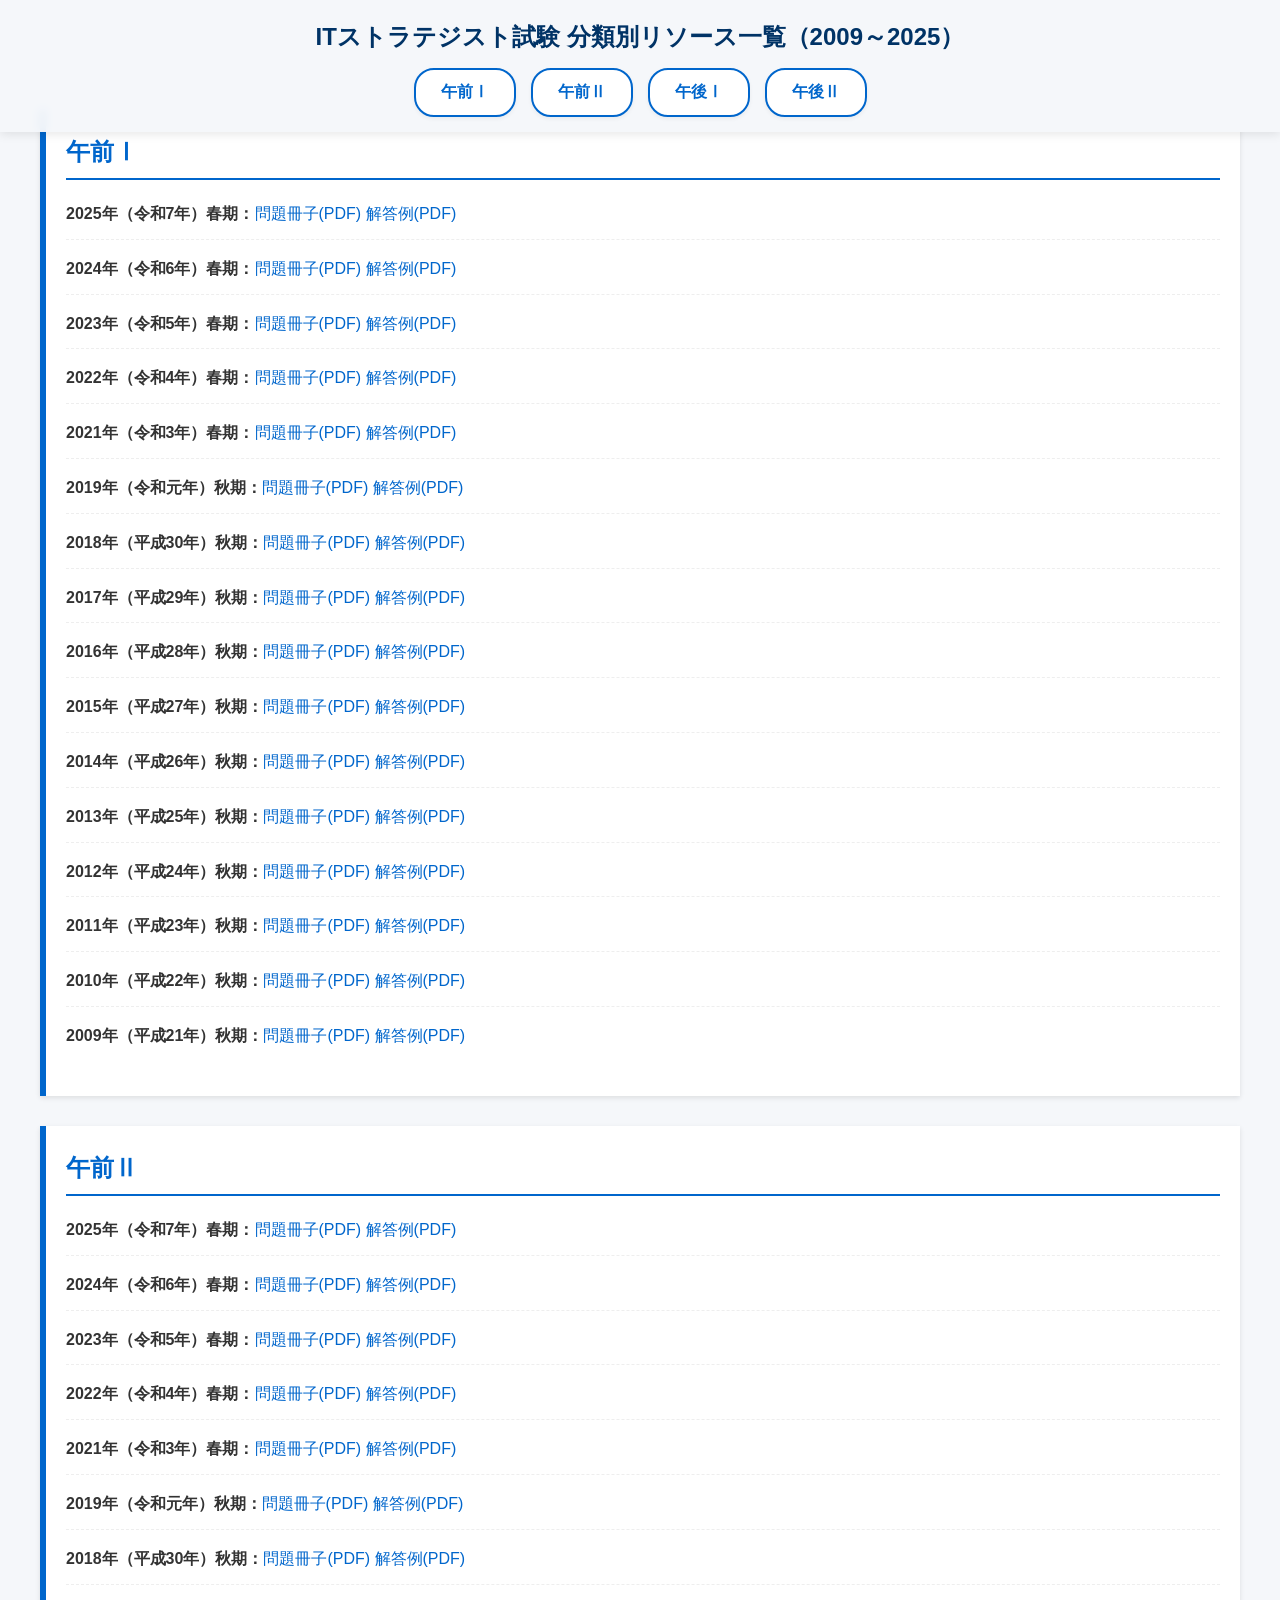
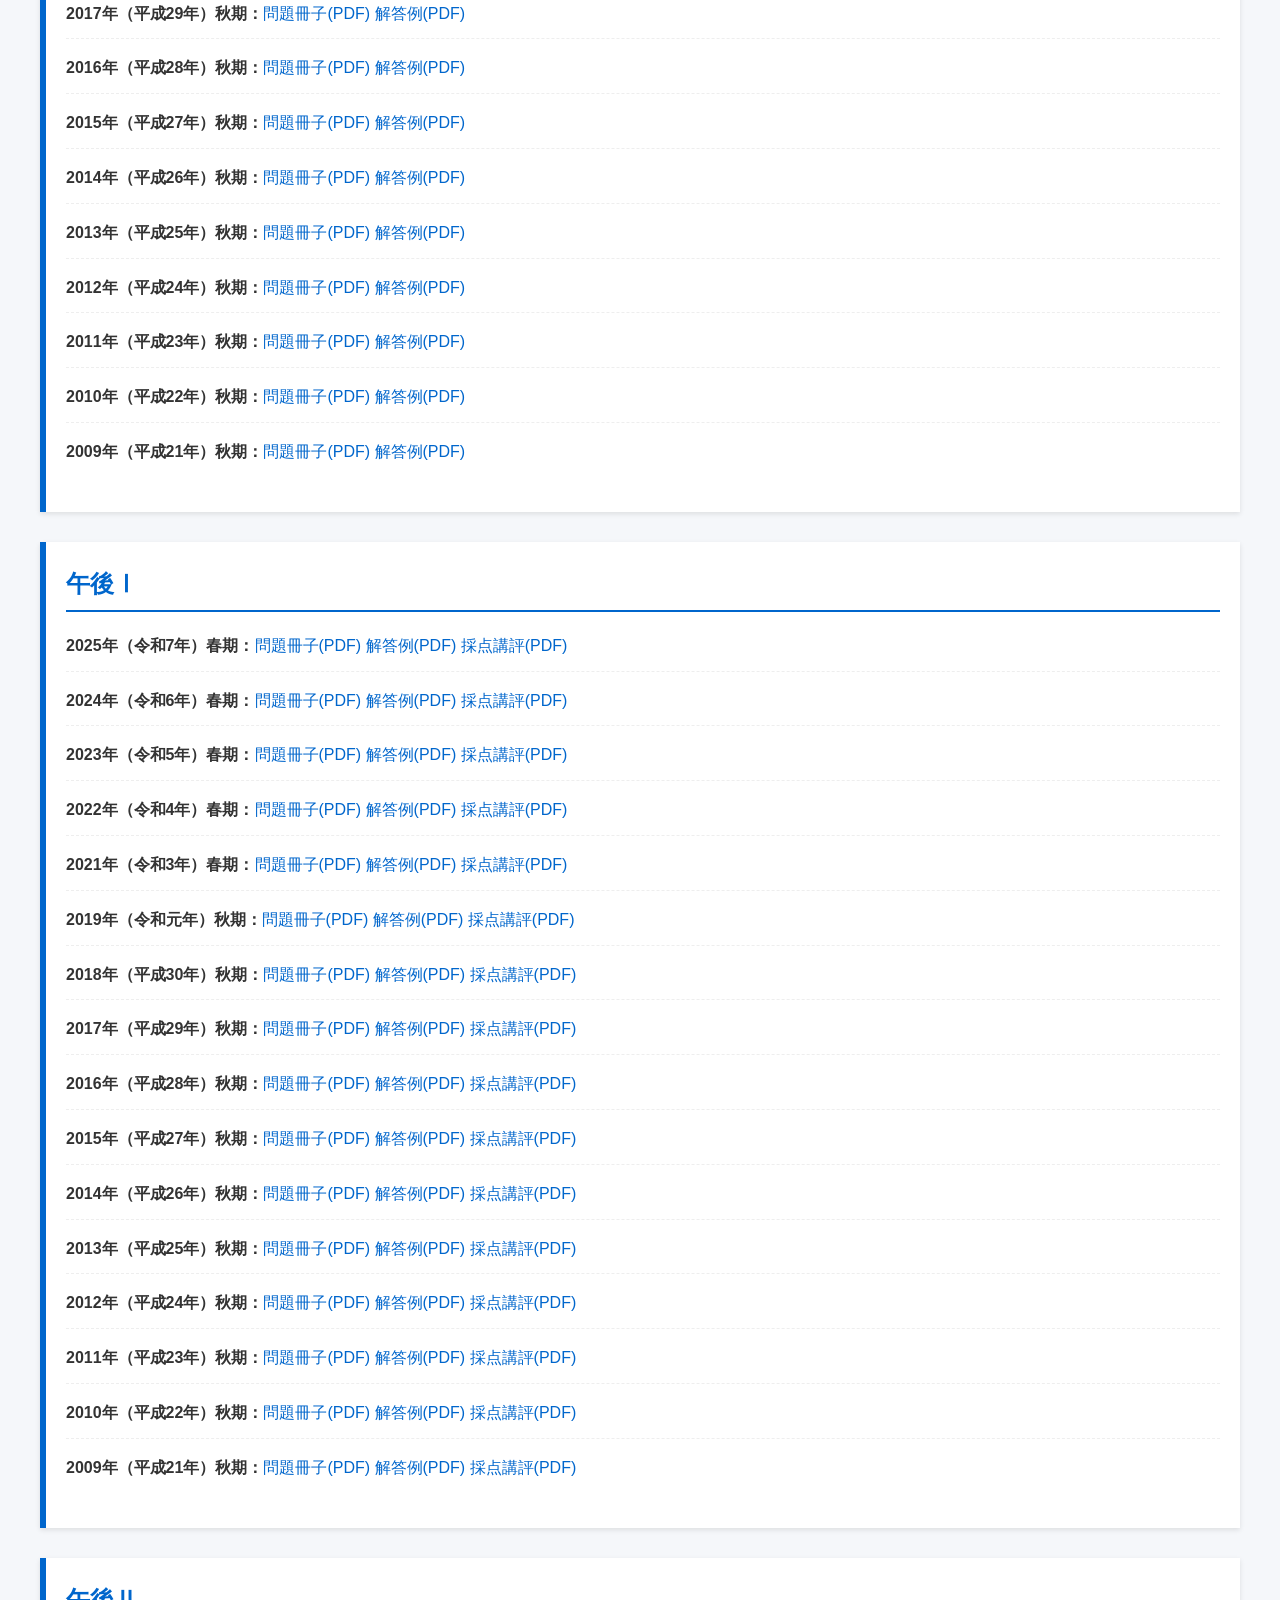
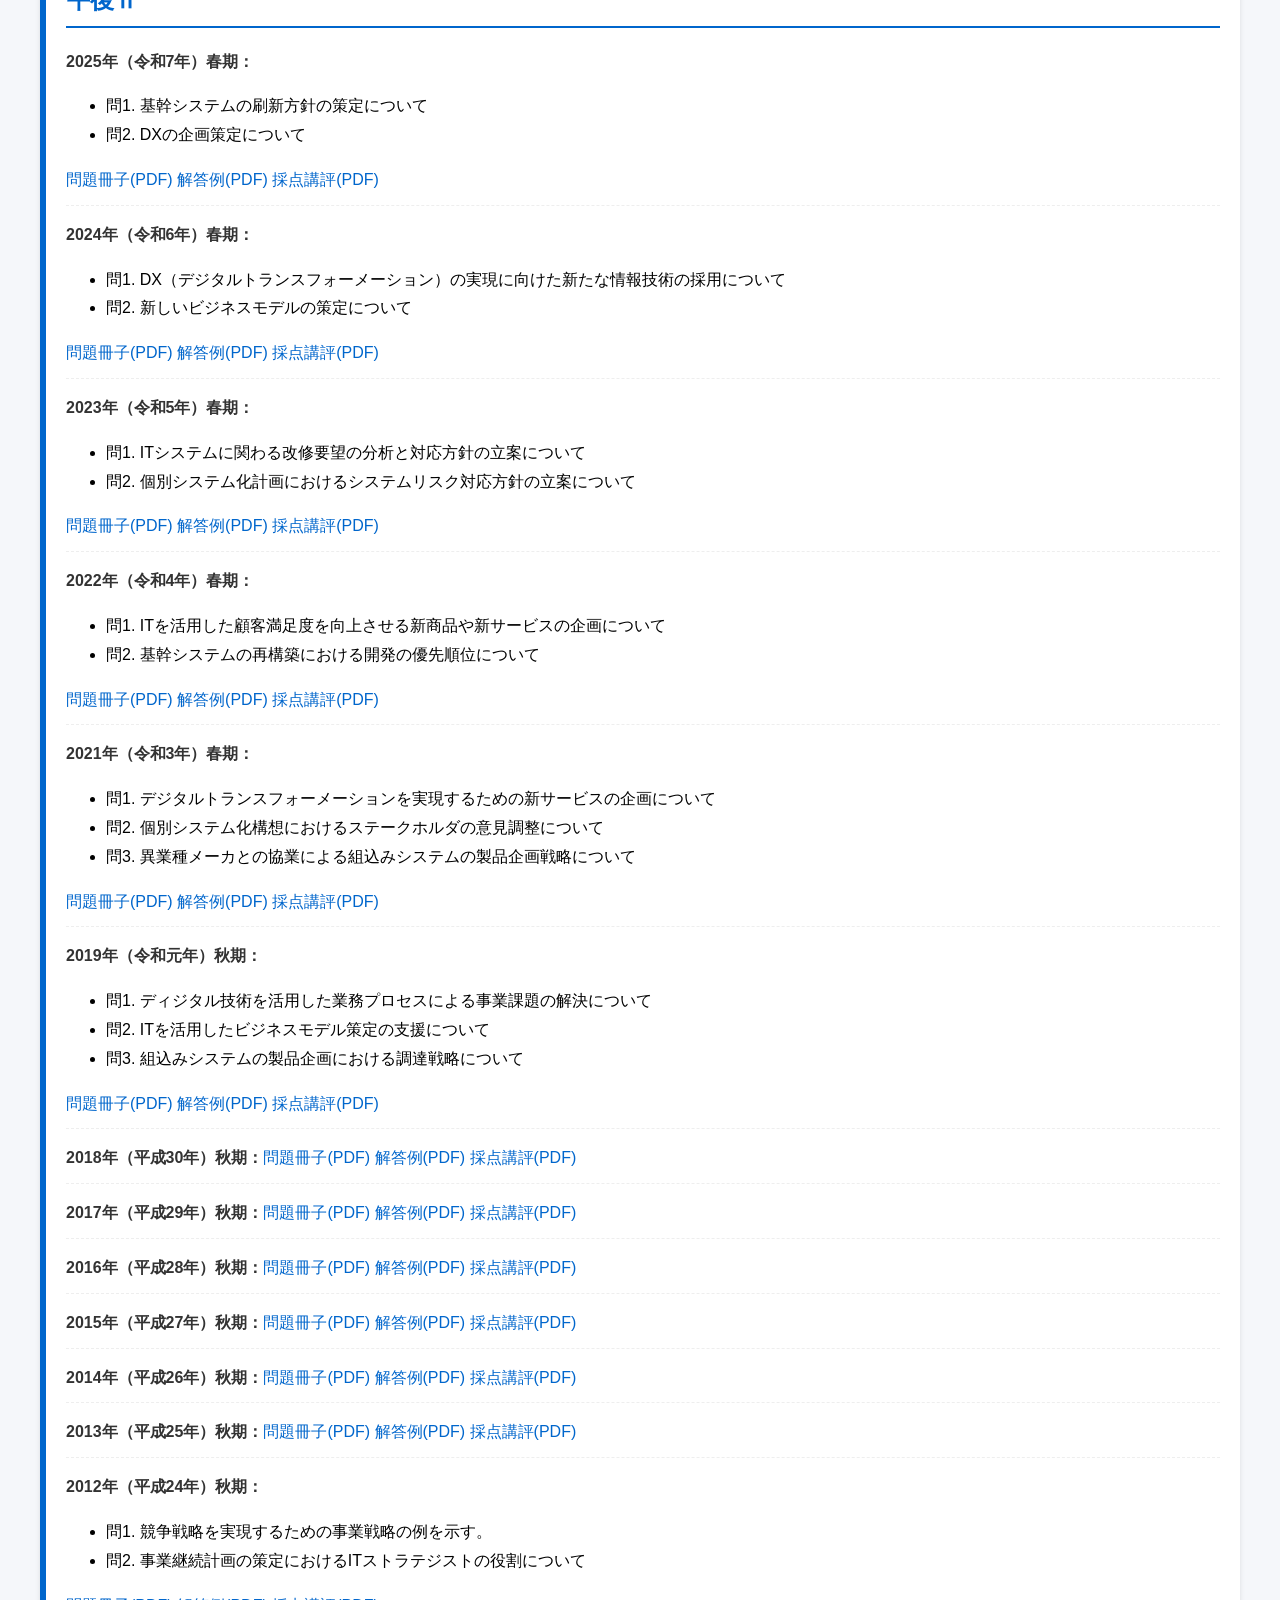
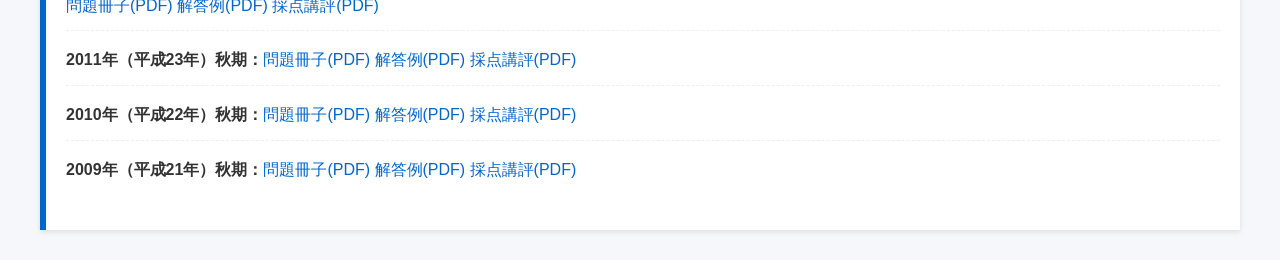
<file: Html/it_strategist_resources.html>
<!DOCTYPE html>
<html lang="ja">
<head>
<meta charset="UTF-8">
<meta name="viewport" content="width=device-width, initial-scale=1.0">
<title>ITストラテジスト試験 分類別リソース一覧（2009～2025）</title>
<style>
body {
    font-family: "Yu Gothic", "Meiryo", sans-serif;
    margin: 0;
    padding-top: 110px; /* 固定タグの高さ分の余白を確保 */
    line-height: 1.8;
    background-color: #f5f7fa;
    scroll-behavior: smooth; /* スムーズスクロール */
}
/* 追従するタグコンテナのスタイル */
.sticky-header {
    position: fixed;
    top: 0;
    left: 0;
    width: 100%;
    background-color: rgba(245, 247, 250, 0.95);
    backdrop-filter: blur(5px);
    box-shadow: 0 2px 10px rgba(0,0,0,0.1);
    z-index: 1000;
    padding: 15px 10px;
    box-sizing: border-box;
}
h1 {
    text-align: center;
    color: #003366;
    margin: 0 0 10px 0;
    font-size: 1.5rem;
}
/* 分野タグ（ナビゲーション）のスタイル */
.nav-tags {
    display: flex;
    justify-content: center;
    gap: 15px;
    flex-wrap: wrap;
    max-width: 1000px;
    margin: 0 auto;
}
.nav-tags a {
    background-color: #ffffff;
    color: #0066cc;
    border: 2px solid #0066cc;
    padding: 8px 25px;
    border-radius: 20px;
    font-weight: bold;
    font-size: 1rem;
    box-shadow: 0 2px 4px rgba(0,0,0,0.05);
    transition: all 0.2s ease;
}
.nav-tags a:hover {
    background-color: #0066cc;
    color: #ffffff;
    text-decoration: none;
    transform: translateY(-2px);
}
/* 各カテゴリのブロック（固定ヘッダーで隠れないよう余白を持たせる） */
.category-block {
    background: #ffffff;
    border-left: 6px solid #0066cc;
    padding: 20px;
    margin: 0 40px 30px 40px;
    box-shadow: 0 2px 5px rgba(0,0,0,0.1);
    scroll-margin-top: 120px; /* ジャンプした時にタグに隠れないようにする調整 */
}
.category-block h2 {
    margin-top: 0;
    color: #0066cc;
    border-bottom: 2px solid #0066cc;
    padding-bottom: 5px;
}
.year-item {
    margin-bottom: 15px;
    padding-bottom: 10px;
    border-bottom: 1px dashed #eee;
}
.year-item:last-child {
    border-bottom: none;
}
.year-title {
    font-weight: bold;
    color: #333;
}
a {
    color: #0066cc;
    text-decoration: none;
}
a:hover {
    text-decoration: underline;
}
.pdf-links span {
    margin-right: 15px;
}
</style>
</head>
<body>

<!-- 画面上部に固定されるヘッダー＆タグ -->
<div class="sticky-header">
    <h1>ITストラテジスト試験 分類別リソース一覧（2009～2025）</h1>
    <div class="nav-tags">
        <a href="#am1">午前Ⅰ</a>
        <a href="#am2">午前Ⅱ</a>
        <a href="#pm1">午後Ⅰ</a>
        <a href="#pm2">午後Ⅱ</a>
    </div>
</div>

<!-- 午前Ⅰ -->
<div class="category-block" id="am1">
    <h2>午前Ⅰ</h2>
    <div class="year-item"><span class="year-title">2025年（令和7年）春期：</span><span class="pdf-links"><a href="https://www.ipa.go.jp/shiken/mondai-kaiotu/nl10bi0000009lh8-att/2025r07h_koudo_am1_qs.pdf" target="_blank">問題冊子(PDF)</a> <a href="https://www.ipa.go.jp/shiken/mondai-kaiotu/nl10bi0000009lh8-att/2025r07h_koudo_am1_ans.pdf" target="_blank">解答例(PDF)</a></span></div>
    <div class="year-item"><span class="year-title">2024年（令和6年）春期：</span><span class="pdf-links"><a href="https://www.ipa.go.jp/shiken/mondai-kaiotu/m42obm000000afqx-att/2024r06h_koudo_am1_qs.pdf" target="_blank">問題冊子(PDF)</a> <a href="https://www.ipa.go.jp/shiken/mondai-kaiotu/m42obm000000afqx-att/2024r06h_koudo_am1_ans.pdf" target="_blank">解答例(PDF)</a></span></div>
    <div class="year-item"><span class="year-title">2023年（令和5年）春期：</span><span class="pdf-links"><a href="https://www.ipa.go.jp/shiken/mondai-kaiotu/ps6vr70000010d6y-att/2023r05h_koudo_am1_qs.pdf" target="_blank">問題冊子(PDF)</a> <a href="https://www.ipa.go.jp/shiken/mondai-kaiotu/ps6vr70000010d6y-att/2023r05h_koudo_am1_ans.pdf" target="_blank">解答例(PDF)</a></span></div>
    <div class="year-item"><span class="year-title">2022年（令和4年）春期：</span><span class="pdf-links"><a href="https://www.ipa.go.jp/shiken/mondai-kaiotu/gmcbt80000009sgk-att/2022r04h_koudo_am1_qs.pdf" target="_blank">問題冊子(PDF)</a> <a href="https://www.ipa.go.jp/shiken/mondai-kaiotu/gmcbt80000009sgk-att/2022r04h_koudo_am1_ans.pdf" target="_blank">解答例(PDF)</a></span></div>
    <div class="year-item"><span class="year-title">2021年（令和3年）春期：</span><span class="pdf-links"><a href="https://www.ipa.go.jp/shiken/mondai-kaiotu/gmcbt8000000d5ru-att/2021r03h_koudo_am1_qs.pdf" target="_blank">問題冊子(PDF)</a> <a href="https://www.ipa.go.jp/shiken/mondai-kaiotu/gmcbt8000000d5ru-att/2021r03h_koudo_am1_ans.pdf" target="_blank">解答例(PDF)</a></span></div>
    <div class="year-item"><span class="year-title">2019年（令和元年）秋期：</span><span class="pdf-links"><a href="https://www.ipa.go.jp/shiken/mondai-kaiotu/gmcbt8000000dict-att/2019r01a_koudo_am1_qs.pdf" target="_blank">問題冊子(PDF)</a> <a href="https://www.ipa.go.jp/shiken/mondai-kaiotu/gmcbt8000000dict-att/2019r01a_koudo_am1_ans.pdf" target="_blank">解答例(PDF)</a></span></div>
    <div class="year-item"><span class="year-title">2018年（平成30年）秋期：</span><span class="pdf-links"><a href="https://www.ipa.go.jp/shiken/mondai-kaiotu/gmcbt8000000f01f-att/2018h30a_koudo_am1_qs.pdf" target="_blank">問題冊子(PDF)</a> <a href="https://www.ipa.go.jp/shiken/mondai-kaiotu/gmcbt8000000f01f-att/2018h30a_koudo_am1_ans.pdf" target="_blank">解答例(PDF)</a></span></div>
    <div class="year-item"><span class="year-title">2017年（平成29年）秋期：</span><span class="pdf-links"><a href="https://www.ipa.go.jp/shiken/mondai-kaiotu/gmcbt8000000fqpm-att/2017h29a_koudo_am1_qs.pdf" target="_blank">問題冊子(PDF)</a> <a href="https://www.ipa.go.jp/shiken/mondai-kaiotu/gmcbt8000000fqpm-att/2017h29a_koudo_am1_ans.pdf" target="_blank">解答例(PDF)</a></span></div>
    <div class="year-item"><span class="year-title">2016年（平成28年）秋期：</span><span class="pdf-links"><a href="https://www.ipa.go.jp/shiken/mondai-kaiotu/gmcbt8000000g6fw-att/2016h28a_koudo_am1_qs.pdf" target="_blank">問題冊子(PDF)</a> <a href="https://www.ipa.go.jp/shiken/mondai-kaiotu/gmcbt8000000g6fw-att/2016h28a_koudo_am1_ans.pdf" target="_blank">解答例(PDF)</a></span></div>
    <div class="year-item"><span class="year-title">2015年（平成27年）秋期：</span><span class="pdf-links"><a href="https://www.ipa.go.jp/shiken/mondai-kaiotu/gmcbt8000000gxj0-att/2015h27a_koudo_am1_qs.pdf" target="_blank">問題冊子(PDF)</a> <a href="https://www.ipa.go.jp/shiken/mondai-kaiotu/gmcbt8000000gxj0-att/2015h27a_koudo_am1_ans.pdf" target="_blank">解答例(PDF)</a></span></div>
    <div class="year-item"><span class="year-title">2014年（平成26年）秋期：</span><span class="pdf-links"><a href="https://www.ipa.go.jp/shiken/mondai-kaiotu/ug65p90000000ye5-att/2014h26a_koudo_am1_qs.pdf" target="_blank">問題冊子(PDF)</a> <a href="https://www.ipa.go.jp/shiken/mondai-kaiotu/ug65p90000000ye5-att/2014h26a_koudo_am1_ans.pdf" target="_blank">解答例(PDF)</a></span></div>
    <div class="year-item"><span class="year-title">2013年（平成25年）秋期：</span><span class="pdf-links"><a href="https://www.ipa.go.jp/shiken/mondai-kaiotu/ug65p900000027za-att/2013h25a_koudo_am1_qs.pdf" target="_blank">問題冊子(PDF)</a> <a href="https://www.ipa.go.jp/shiken/mondai-kaiotu/ug65p900000027za-att/2013h25a_koudo_am1_ans.pdf" target="_blank">解答例(PDF)</a></span></div>
    <div class="year-item"><span class="year-title">2012年（平成24年）秋期：</span><span class="pdf-links"><a href="https://www.ipa.go.jp/shiken/mondai-kaiotu/ug65p90000002h5m-att/2012h24a_koudo_am1_qs.pdf" target="_blank">問題冊子(PDF)</a> <a href="https://www.ipa.go.jp/shiken/mondai-kaiotu/ug65p90000002h5m-att/2012h24a_koudo_am1_ans.pdf" target="_blank">解答例(PDF)</a></span></div>
    <div class="year-item"><span class="year-title">2011年（平成23年）秋期：</span><span class="pdf-links"><a href="https://www.ipa.go.jp/shiken/mondai-kaiotu/ug65p90000003ojp-att/2011h23a_koudo_am1_qs.pdf" target="_blank">問題冊子(PDF)</a> <a href="https://www.ipa.go.jp/shiken/mondai-kaiotu/ug65p90000003ojp-att/2011h23a_koudo_am1_ans.pdf" target="_blank">解答例(PDF)</a></span></div>
    <div class="year-item"><span class="year-title">2010年（平成22年）秋期：</span><span class="pdf-links"><a href="https://www.ipa.go.jp/shiken/mondai-kaiotu/ug65p90000004d6f-att/2010h22a_koudo_am1_qs.pdf" target="_blank">問題冊子(PDF)</a> <a href="https://www.ipa.go.jp/shiken/mondai-kaiotu/ug65p90000004d6f-att/2010h22a_koudo_am1_ans.pdf" target="_blank">解答例(PDF)</a></span></div>
    <div class="year-item"><span class="year-title">2009年（平成21年）秋期：</span><span class="pdf-links"><a href="https://www.ipa.go.jp/shiken/mondai-kaiotu/gmcbt8000000f3yi-att/2009h21a_koudo_am1_qs.pdf" target="_blank">問題冊子(PDF)</a> <a href="https://www.ipa.go.jp/shiken/mondai-kaiotu/gmcbt8000000f3yi-att/2009h21a_koudo_am1_ans.pdf" target="_blank">解答例(PDF)</a></span></div>
</div>

<!-- 午前Ⅱ -->
<div class="category-block" id="am2">
    <h2>午前Ⅱ</h2>
    <div class="year-item"><span class="year-title">2025年（令和7年）春期：</span><span class="pdf-links"><a href="https://www.ipa.go.jp/shiken/mondai-kaiotu/nl10bi0000009lh8-att/2025r07h_st_am2_qs.pdf" target="_blank">問題冊子(PDF)</a> <a href="https://www.ipa.go.jp/shiken/mondai-kaiotu/nl10bi0000009lh8-att/2025r07h_st_am2_ans.pdf" target="_blank">解答例(PDF)</a></span></div>
    <div class="year-item"><span class="year-title">2024年（令和6年）春期：</span><span class="pdf-links"><a href="https://www.ipa.go.jp/shiken/mondai-kaiotu/m42obm000000afqx-att/2024r06h_st_am2_qs.pdf" target="_blank">問題冊子(PDF)</a> <a href="https://www.ipa.go.jp/shiken/mondai-kaiotu/m42obm000000afqx-att/2024r06h_st_am2_ans.pdf" target="_blank">解答例(PDF)</a></span></div>
    <div class="year-item"><span class="year-title">2023年（令和5年）春期：</span><span class="pdf-links"><a href="https://www.ipa.go.jp/shiken/mondai-kaiotu/ps6vr70000010d6y-att/2023r05h_st_am2_qs.pdf" target="_blank">問題冊子(PDF)</a> <a href="https://www.ipa.go.jp/shiken/mondai-kaiotu/ps6vr70000010d6y-att/2023r05h_st_am2_ans.pdf" target="_blank">解答例(PDF)</a></span></div>
    <div class="year-item"><span class="year-title">2022年（令和4年）春期：</span><span class="pdf-links"><a href="https://www.ipa.go.jp/shiken/mondai-kaiotu/gmcbt80000009sgk-att/2022r04h_st_am2_qs.pdf" target="_blank">問題冊子(PDF)</a> <a href="https://www.ipa.go.jp/shiken/mondai-kaiotu/gmcbt80000009sgk-att/2022r04h_st_am2_ans.pdf" target="_blank">解答例(PDF)</a></span></div>
    <div class="year-item"><span class="year-title">2021年（令和3年）春期：</span><span class="pdf-links"><a href="https://www.ipa.go.jp/shiken/mondai-kaiotu/gmcbt8000000d5ru-att/2021r03h_st_am2_qs.pdf" target="_blank">問題冊子(PDF)</a> <a href="https://www.ipa.go.jp/shiken/mondai-kaiotu/gmcbt8000000d5ru-att/2021r03h_st_am2_ans.pdf" target="_blank">解答例(PDF)</a></span></div>
    <div class="year-item"><span class="year-title">2019年（令和元年）秋期：</span><span class="pdf-links"><a href="https://www.ipa.go.jp/shiken/mondai-kaiotu/gmcbt8000000dict-att/2019r01a_st_am2_qs.pdf" target="_blank">問題冊子(PDF)</a> <a href="https://www.ipa.go.jp/shiken/mondai-kaiotu/gmcbt8000000dict-att/2019r01a_st_am2_ans.pdf" target="_blank">解答例(PDF)</a></span></div>
    <div class="year-item"><span class="year-title">2018年（平成30年）秋期：</span><span class="pdf-links"><a href="https://www.ipa.go.jp/shiken/mondai-kaiotu/gmcbt8000000f01f-att/2018h30a_st_am2_qs.pdf" target="_blank">問題冊子(PDF)</a> <a href="https://www.ipa.go.jp/shiken/mondai-kaiotu/gmcbt8000000f01f-att/2018h30a_st_am2_ans.pdf" target="_blank">解答例(PDF)</a></span></div>
    <div class="year-item"><span class="year-title">2017年（平成29年）秋期：</span><span class="pdf-links"><a href="https://www.ipa.go.jp/shiken/mondai-kaiotu/gmcbt8000000fqpm-att/2017h29a_st_am2_qs.pdf" target="_blank">問題冊子(PDF)</a> <a href="https://www.ipa.go.jp/shiken/mondai-kaiotu/gmcbt8000000fqpm-att/2017h29a_st_am2_ans.pdf" target="_blank">解答例(PDF)</a></span></div>
    <div class="year-item"><span class="year-title">2016年（平成28年）秋期：</span><span class="pdf-links"><a href="https://www.ipa.go.jp/shiken/mondai-kaiotu/gmcbt8000000g6fw-att/2016h28a_st_am2_qs.pdf" target="_blank">問題冊子(PDF)</a> <a href="https://www.ipa.go.jp/shiken/mondai-kaiotu/gmcbt8000000g6fw-att/2016h28a_st_am2_ans.pdf" target="_blank">解答例(PDF)</a></span></div>
    <div class="year-item"><span class="year-title">2015年（平成27年）秋期：</span><span class="pdf-links"><a href="https://www.ipa.go.jp/shiken/mondai-kaiotu/gmcbt8000000gxj0-att/2015h27a_st_am2_qs.pdf" target="_blank">問題冊子(PDF)</a> <a href="https://www.ipa.go.jp/shiken/mondai-kaiotu/gmcbt8000000gxj0-att/2015h27a_st_am2_ans.pdf" target="_blank">解答例(PDF)</a></span></div>
    <div class="year-item"><span class="year-title">2014年（平成26年）秋期：</span><span class="pdf-links"><a href="https://www.ipa.go.jp/shiken/mondai-kaiotu/ug65p90000000ye5-att/2014h26a_st_am2_qs.pdf" target="_blank">問題冊子(PDF)</a> <a href="https://www.ipa.go.jp/shiken/mondai-kaiotu/ug65p90000000ye5-att/2014h26a_st_am2_ans.pdf" target="_blank">解答例(PDF)</a></span></div>
    <div class="year-item"><span class="year-title">2013年（平成25年）秋期：</span><span class="pdf-links"><a href="https://www.ipa.go.jp/shiken/mondai-kaiotu/ug65p900000027za-att/2013h25a_st_am2_qs.pdf" target="_blank">問題冊子(PDF)</a> <a href="https://www.ipa.go.jp/shiken/mondai-kaiotu/ug65p900000027za-att/2013h25a_st_am2_ans.pdf" target="_blank">解答例(PDF)</a></span></div>
    <div class="year-item"><span class="year-title">2012年（平成24年）秋期：</span><span class="pdf-links"><a href="https://www.ipa.go.jp/shiken/mondai-kaiotu/ug65p90000002h5m-att/2012h24a_st_am2_qs.pdf" target="_blank">問題冊子(PDF)</a> <a href="https://www.ipa.go.jp/shiken/mondai-kaiotu/ug65p90000002h5m-att/2012h24a_st_am2_ans.pdf" target="_blank">解答例(PDF)</a></span></div>
    <div class="year-item"><span class="year-title">2011年（平成23年）秋期：</span><span class="pdf-links"><a href="https://www.ipa.go.jp/shiken/mondai-kaiotu/ug65p90000003ojp-att/2011h23a_st_am2_qs.pdf" target="_blank">問題冊子(PDF)</a> <a href="https://www.ipa.go.jp/shiken/mondai-kaiotu/ug65p90000003ojp-att/2011h23a_st_am2_ans.pdf" target="_blank">解答例(PDF)</a></span></div>
    <div class="year-item"><span class="year-title">2010年（平成22年）秋期：</span><span class="pdf-links"><a href="https://www.ipa.go.jp/shiken/mondai-kaiotu/ug65p90000004d6f-att/2010h22a_st_am2_qs.pdf" target="_blank">問題冊子(PDF)</a> <a href="https://www.ipa.go.jp/shiken/mondai-kaiotu/ug65p90000004d6f-att/2010h22a_st_am2_ans.pdf" target="_blank">解答例(PDF)</a></span></div>
    <div class="year-item"><span class="year-title">2009年（平成21年）秋期：</span><span class="pdf-links"><a href="https://www.ipa.go.jp/shiken/mondai-kaiotu/gmcbt8000000f3yi-att/2009h21a_st_am2_qs.pdf" target="_blank">問題冊子(PDF)</a> <a href="https://www.ipa.go.jp/shiken/mondai-kaiotu/gmcbt8000000f3yi-att/2009h21a_st_am2_ans.pdf" target="_blank">解答例(PDF)</a></span></div>
</div>

<!-- 午後Ⅰ -->
<div class="category-block" id="pm1">
    <h2>午後Ⅰ</h2>
    <div class="year-item"><span class="year-title">2025年（令和7年）春期：</span><span class="pdf-links"><a href="https://www.ipa.go.jp/shiken/mondai-kaiotu/nl10bi0000009lh8-att/2025r07h_st_pm1_qs.pdf" target="_blank">問題冊子(PDF)</a> <a href="https://www.ipa.go.jp/shiken/mondai-kaiotu/nl10bi0000009lh8-att/2025r07h_st_pm1_ans.pdf" target="_blank">解答例(PDF)</a> <a href="https://www.ipa.go.jp/shiken/mondai-kaiotu/nl10bi0000009lh8-att/2025r07h_st_pm1_cmnt.pdf" target="_blank">採点講評(PDF)</a></span></div>
    <div class="year-item"><span class="year-title">2024年（令和6年）春期：</span><span class="pdf-links"><a href="https://www.ipa.go.jp/shiken/mondai-kaiotu/m42obm000000afqx-att/2024r06h_st_pm1_qs.pdf" target="_blank">問題冊子(PDF)</a> <a href="https://www.ipa.go.jp/shiken/mondai-kaiotu/m42obm000000afqx-att/2024r06h_st_pm1_ans.pdf" target="_blank">解答例(PDF)</a> <a href="https://www.ipa.go.jp/shiken/mondai-kaiotu/m42obm000000afqx-att/2024r06h_st_pm1_cmnt.pdf" target="_blank">採点講評(PDF)</a></span></div>
    <div class="year-item"><span class="year-title">2023年（令和5年）春期：</span><span class="pdf-links"><a href="https://www.ipa.go.jp/shiken/mondai-kaiotu/ps6vr70000010d6y-att/2023r05h_st_pm1_qs.pdf" target="_blank">問題冊子(PDF)</a> <a href="https://www.ipa.go.jp/shiken/mondai-kaiotu/ps6vr70000010d6y-att/2023r05h_st_pm1_ans.pdf" target="_blank">解答例(PDF)</a> <a href="https://www.ipa.go.jp/shiken/mondai-kaiotu/ps6vr70000010d6y-att/2023r05h_st_pm1_cmnt.pdf" target="_blank">採点講評(PDF)</a></span></div>
    <div class="year-item"><span class="year-title">2022年（令和4年）春期：</span><span class="pdf-links"><a href="https://www.ipa.go.jp/shiken/mondai-kaiotu/gmcbt80000009sgk-att/2022r04h_st_pm1_qs.pdf" target="_blank">問題冊子(PDF)</a> <a href="https://www.ipa.go.jp/shiken/mondai-kaiotu/gmcbt80000009sgk-att/2022r04h_st_pm1_ans.pdf" target="_blank">解答例(PDF)</a> <a href="https://www.ipa.go.jp/shiken/mondai-kaiotu/gmcbt80000009sgk-att/2022r04h_st_pm1_cmnt.pdf" target="_blank">採点講評(PDF)</a></span></div>
    <div class="year-item"><span class="year-title">2021年（令和3年）春期：</span><span class="pdf-links"><a href="https://www.ipa.go.jp/shiken/mondai-kaiotu/gmcbt8000000d5ru-att/2021r03h_st_pm1_qs.pdf" target="_blank">問題冊子(PDF)</a> <a href="https://www.ipa.go.jp/shiken/mondai-kaiotu/gmcbt8000000d5ru-att/2021r03h_st_pm1_ans.pdf" target="_blank">解答例(PDF)</a> <a href="https://www.ipa.go.jp/shiken/mondai-kaiotu/gmcbt8000000d5ru-att/2021r03h_st_pm1_cmnt.pdf" target="_blank">採点講評(PDF)</a></span></div>
    <div class="year-item"><span class="year-title">2019年（令和元年）秋期：</span><span class="pdf-links"><a href="https://www.ipa.go.jp/shiken/mondai-kaiotu/gmcbt8000000dict-att/2019r01a_st_pm1_qs.pdf" target="_blank">問題冊子(PDF)</a> <a href="https://www.ipa.go.jp/shiken/mondai-kaiotu/gmcbt8000000dict-att/2019r01a_st_pm1_ans.pdf" target="_blank">解答例(PDF)</a> <a href="https://www.ipa.go.jp/shiken/mondai-kaiotu/gmcbt8000000dict-att/2019r01a_st_pm1_cmnt.pdf" target="_blank">採点講評(PDF)</a></span></div>
    <div class="year-item"><span class="year-title">2018年（平成30年）秋期：</span><span class="pdf-links"><a href="https://www.ipa.go.jp/shiken/mondai-kaiotu/gmcbt8000000f01f-att/2018h30a_st_pm1_qs.pdf" target="_blank">問題冊子(PDF)</a> <a href="https://www.ipa.go.jp/shiken/mondai-kaiotu/gmcbt8000000f01f-att/2018h30a_st_pm1_ans.pdf" target="_blank">解答例(PDF)</a> <a href="https://www.ipa.go.jp/shiken/mondai-kaiotu/gmcbt8000000f01f-att/2018h30a_st_pm1_cmnt.pdf" target="_blank">採点講評(PDF)</a></span></div>
    <div class="year-item"><span class="year-title">2017年（平成29年）秋期：</span><span class="pdf-links"><a href="https://www.ipa.go.jp/shiken/mondai-kaiotu/gmcbt8000000fqpm-att/2017h29a_st_pm1_qs.pdf" target="_blank">問題冊子(PDF)</a> <a href="https://www.ipa.go.jp/shiken/mondai-kaiotu/gmcbt8000000fqpm-att/2017h29a_st_pm1_ans.pdf" target="_blank">解答例(PDF)</a> <a href="https://www.ipa.go.jp/shiken/mondai-kaiotu/gmcbt8000000fqpm-att/2017h29a_st_pm1_cmnt.pdf" target="_blank">採点講評(PDF)</a></span></div>
    <div class="year-item"><span class="year-title">2016年（平成28年）秋期：</span><span class="pdf-links"><a href="https://www.ipa.go.jp/shiken/mondai-kaiotu/gmcbt8000000g6fw-att/2016h28a_st_pm1_qs.pdf" target="_blank">問題冊子(PDF)</a> <a href="https://www.ipa.go.jp/shiken/mondai-kaiotu/gmcbt8000000g6fw-att/2016h28a_st_pm1_ans.pdf" target="_blank">解答例(PDF)</a> <a href="https://www.ipa.go.jp/shiken/mondai-kaiotu/gmcbt8000000g6fw-att/2016h28a_st_pm1_cmnt.pdf" target="_blank">採点講評(PDF)</a></span></div>
    <div class="year-item"><span class="year-title">2015年（平成27年）秋期：</span><span class="pdf-links"><a href="https://www.ipa.go.jp/shiken/mondai-kaiotu/gmcbt8000000gxj0-att/2015h27a_st_pm1_qs.pdf" target="_blank">問題冊子(PDF)</a> <a href="https://www.ipa.go.jp/shiken/mondai-kaiotu/gmcbt8000000gxj0-att/2015h27a_st_pm1_ans.pdf" target="_blank">解答例(PDF)</a> <a href="https://www.ipa.go.jp/shiken/mondai-kaiotu/gmcbt8000000gxj0-att/2015h27a_st_pm1_cmnt.pdf" target="_blank">採点講評(PDF)</a></span></div>
    <div class="year-item"><span class="year-title">2014年（平成26年）秋期：</span><span class="pdf-links"><a href="https://www.ipa.go.jp/shiken/mondai-kaiotu/ug65p90000000ye5-att/2014h26a_st_pm1_qs.pdf" target="_blank">問題冊子(PDF)</a> <a href="https://www.ipa.go.jp/shiken/mondai-kaiotu/ug65p90000000ye5-att/2014h26a_st_pm1_ans.pdf" target="_blank">解答例(PDF)</a> <a href="https://www.ipa.go.jp/shiken/mondai-kaiotu/ug65p90000000ye5-att/2014h26a_st_pm1_cmnt.pdf" target="_blank">採点講評(PDF)</a></span></div>
    <div class="year-item"><span class="year-title">2013年（平成25年）秋期：</span><span class="pdf-links"><a href="https://www.ipa.go.jp/shiken/mondai-kaiotu/ug65p900000027za-att/2013h25a_st_pm1_qs.pdf" target="_blank">問題冊子(PDF)</a> <a href="https://www.ipa.go.jp/shiken/mondai-kaiotu/ug65p900000027za-att/2013h25a_st_pm1_ans.pdf" target="_blank">解答例(PDF)</a> <a href="https://www.ipa.go.jp/shiken/mondai-kaiotu/ug65p900000027za-att/2013h25a_st_pm1_cmnt.pdf" target="_blank">採点講評(PDF)</a></span></div>
    <div class="year-item"><span class="year-title">2012年（平成24年）秋期：</span><span class="pdf-links"><a href="https://www.ipa.go.jp/shiken/mondai-kaiotu/ug65p90000002h5m-att/2012h24a_st_pm1_qs.pdf" target="_blank">問題冊子(PDF)</a> <a href="https://www.ipa.go.jp/shiken/mondai-kaiotu/ug65p90000002h5m-att/2012h24a_st_pm1_ans.pdf" target="_blank">解答例(PDF)</a> <a href="https://www.ipa.go.jp/shiken/mondai-kaiotu/ug65p90000002h5m-att/2012h24a_st_pm1_cmnt.pdf" target="_blank">採点講評(PDF)</a></span></div>
    <div class="year-item"><span class="year-title">2011年（平成23年）秋期：</span><span class="pdf-links"><a href="https://www.ipa.go.jp/shiken/mondai-kaiotu/ug65p90000003ojp-att/2011h23a_st_pm1_qs.pdf" target="_blank">問題冊子(PDF)</a> <a href="https://www.ipa.go.jp/shiken/mondai-kaiotu/ug65p90000003ojp-att/2011h23a_st_pm1_ans.pdf" target="_blank">解答例(PDF)</a> <a href="https://www.ipa.go.jp/shiken/mondai-kaiotu/ug65p90000003ojp-att/2011h23a_st_pm1_cmnt.pdf" target="_blank">採点講評(PDF)</a></span></div>
    <div class="year-item"><span class="year-title">2010年（平成22年）秋期：</span><span class="pdf-links"><a href="https://www.ipa.go.jp/shiken/mondai-kaiotu/ug65p90000004d6f-att/2010h22a_st_pm1_qs.pdf" target="_blank">問題冊子(PDF)</a> <a href="https://www.ipa.go.jp/shiken/mondai-kaiotu/ug65p90000004d6f-att/2010h22a_st_pm1_ans.pdf" target="_blank">解答例(PDF)</a> <a href="https://www.ipa.go.jp/shiken/mondai-kaiotu/ug65p90000004d6f-att/2010h22a_st_pm1_cmnt.pdf" target="_blank">採点講評(PDF)</a></span></div>
    <div class="year-item"><span class="year-title">2009年（平成21年）秋期：</span><span class="pdf-links"><a href="https://www.ipa.go.jp/shiken/mondai-kaiotu/gmcbt8000000f3yi-att/2009h21a_st_pm1_qs.pdf" target="_blank">問題冊子(PDF)</a> <a href="https://www.ipa.go.jp/shiken/mondai-kaiotu/gmcbt8000000f3yi-att/2009h21a_st_pm1_ans.pdf" target="_blank">解答例(PDF)</a> <a href="https://www.ipa.go.jp/shiken/mondai-kaiotu/gmcbt8000000f3yi-att/2009h21a_st_pm1_cmnt.pdf" target="_blank">採点講評(PDF)</a></span></div>
</div>

<!-- 午後Ⅱ -->
<div class="category-block" id="pm2">
    <h2>午後Ⅱ</h2>
    <div class="year-item">
        <span class="year-title">2025年（令和7年）春期：</span>
        <ul><li>問1. 基幹システムの刷新方針の策定について</li><li>問2. DXの企画策定について</li></ul>
        <span class="pdf-links"><a href="https://www.ipa.go.jp/shiken/mondai-kaiotu/nl10bi0000009lh8-att/2025r07h_st_pm2_qs.pdf" target="_blank">問題冊子(PDF)</a> <a href="https://www.ipa.go.jp/shiken/mondai-kaiotu/nl10bi0000009lh8-att/2025r07h_st_pm2_ans.pdf" target="_blank">解答例(PDF)</a> <a href="https://www.ipa.go.jp/shiken/mondai-kaiotu/nl10bi0000009lh8-att/2025r07h_st_pm2_cmnt.pdf" target="_blank">採点講評(PDF)</a></span>
    </div>
    <div class="year-item">
        <span class="year-title">2024年（令和6年）春期：</span>
        <ul><li>問1. DX（デジタルトランスフォーメーション）の実現に向けた新たな情報技術の採用について</li><li>問2. 新しいビジネスモデルの策定について</li></ul>
        <span class="pdf-links"><a href="https://www.ipa.go.jp/shiken/mondai-kaiotu/m42obm000000afqx-att/2024r06h_st_pm2_qs.pdf" target="_blank">問題冊子(PDF)</a> <a href="https://www.ipa.go.jp/shiken/mondai-kaiotu/m42obm000000afqx-att/2024r06h_st_pm2_ans.pdf" target="_blank">解答例(PDF)</a> <a href="https://www.ipa.go.jp/shiken/mondai-kaiotu/m42obm000000afqx-att/2024r06h_st_pm2_cmnt.pdf" target="_blank">採点講評(PDF)</a></span>
    </div>
    <div class="year-item">
        <span class="year-title">2023年（令和5年）春期：</span>
        <ul><li>問1. ITシステムに関わる改修要望の分析と対応方針の立案について</li><li>問2. 個別システム化計画におけるシステムリスク対応方針の立案について</li></ul>
        <span class="pdf-links"><a href="https://www.ipa.go.jp/shiken/mondai-kaiotu/ps6vr70000010d6y-att/2023r05h_st_pm2_qs.pdf" target="_blank">問題冊子(PDF)</a> <a href="https://www.ipa.go.jp/shiken/mondai-kaiotu/ps6vr70000010d6y-att/2023r05h_st_pm2_ans.pdf" target="_blank">解答例(PDF)</a> <a href="https://www.ipa.go.jp/shiken/mondai-kaiotu/ps6vr70000010d6y-att/2023r05h_st_pm2_cmnt.pdf" target="_blank">採点講評(PDF)</a></span>
    </div>
    <div class="year-item">
        <span class="year-title">2022年（令和4年）春期：</span>
        <ul><li>問1. ITを活用した顧客満足度を向上させる新商品や新サービスの企画について</li><li>問2. 基幹システムの再構築における開発の優先順位について</li></ul>
        <span class="pdf-links"><a href="https://www.ipa.go.jp/shiken/mondai-kaiotu/gmcbt80000009sgk-att/2022r04h_st_pm2_qs.pdf" target="_blank">問題冊子(PDF)</a> <a href="https://www.ipa.go.jp/shiken/mondai-kaiotu/gmcbt80000009sgk-att/2022r04h_st_pm2_ans.pdf" target="_blank">解答例(PDF)</a> <a href="https://www.ipa.go.jp/shiken/mondai-kaiotu/gmcbt80000009sgk-att/2022r04h_st_pm2_cmnt.pdf" target="_blank">採点講評(PDF)</a></span>
    </div>
    <div class="year-item">
        <span class="year-title">2021年（令和3年）春期：</span>
        <ul><li>問1. デジタルトランスフォーメーションを実現するための新サービスの企画について</li><li>問2. 個別システム化構想におけるステークホルダの意見調整について</li><li>問3. 異業種メーカとの協業による組込みシステムの製品企画戦略について</li></ul>
        <span class="pdf-links"><a href="https://www.ipa.go.jp/shiken/mondai-kaiotu/gmcbt8000000d5ru-att/2021r03h_st_pm2_qs.pdf" target="_blank">問題冊子(PDF)</a> <a href="https://www.ipa.go.jp/shiken/mondai-kaiotu/gmcbt8000000d5ru-att/2021r03h_st_pm2_ans.pdf" target="_blank">解答例(PDF)</a> <a href="https://www.ipa.go.jp/shiken/mondai-kaiotu/gmcbt8000000d5ru-att/2021r03h_st_pm2_cmnt.pdf" target="_blank">採点講評(PDF)</a></span>
    </div>
    <div class="year-item">
        <span class="year-title">2019年（令和元年）秋期：</span>
        <ul><li>問1. ディジタル技術を活用した業務プロセスによる事業課題の解決について</li><li>問2. ITを活用したビジネスモデル策定の支援について</li><li>問3. 組込みシステムの製品企画における調達戦略について</li></ul>
        <span class="pdf-links"><a href="https://www.ipa.go.jp/shiken/mondai-kaiotu/gmcbt8000000dict-att/2019r01a_st_pm2_qs.pdf" target="_blank">問題冊子(PDF)</a> <a href="https://www.ipa.go.jp/shiken/mondai-kaiotu/gmcbt8000000dict-att/2019r01a_st_pm2_ans.pdf" target="_blank">解答例(PDF)</a> <a href="https://www.ipa.go.jp/shiken/mondai-kaiotu/gmcbt8000000dict-att/2019r01a_st_pm2_cmnt.pdf" target="_blank">採点講評(PDF)</a></span>
    </div>
    <div class="year-item"><span class="year-title">2018年（平成30年）秋期：</span><span class="pdf-links"><a href="https://www.ipa.go.jp/shiken/mondai-kaiotu/gmcbt8000000f01f-att/2018h30a_st_pm2_qs.pdf" target="_blank">問題冊子(PDF)</a> <a href="https://www.ipa.go.jp/shiken/mondai-kaiotu/gmcbt8000000f01f-att/2018h30a_st_pm2_ans.pdf" target="_blank">解答例(PDF)</a> <a href="https://www.ipa.go.jp/shiken/mondai-kaiotu/gmcbt8000000f01f-att/2018h30a_st_pm2_cmnt.pdf" target="_blank">採点講評(PDF)</a></span></div>
    <div class="year-item"><span class="year-title">2017年（平成29年）秋期：</span><span class="pdf-links"><a href="https://www.ipa.go.jp/shiken/mondai-kaiotu/gmcbt8000000fqpm-att/2017h29a_st_pm2_qs.pdf" target="_blank">問題冊子(PDF)</a> <a href="https://www.ipa.go.jp/shiken/mondai-kaiotu/gmcbt8000000fqpm-att/2017h29a_st_pm2_ans.pdf" target="_blank">解答例(PDF)</a> <a href="https://www.ipa.go.jp/shiken/mondai-kaiotu/gmcbt8000000fqpm-att/2017h29a_st_pm2_cmnt.pdf" target="_blank">採点講評(PDF)</a></span></div>
    <div class="year-item"><span class="year-title">2016年（平成28年）秋期：</span><span class="pdf-links"><a href="https://www.ipa.go.jp/shiken/mondai-kaiotu/gmcbt8000000g6fw-att/2016h28a_st_pm2_qs.pdf" target="_blank">問題冊子(PDF)</a> <a href="https://www.ipa.go.jp/shiken/mondai-kaiotu/gmcbt8000000g6fw-att/2016h28a_st_pm2_ans.pdf" target="_blank">解答例(PDF)</a> <a href="https://www.ipa.go.jp/shiken/mondai-kaiotu/gmcbt8000000g6fw-att/2016h28a_st_pm2_cmnt.pdf" target="_blank">採点講評(PDF)</a></span></div>
    <div class="year-item"><span class="year-title">2015年（平成27年）秋期：</span><span class="pdf-links"><a href="https://www.ipa.go.jp/shiken/mondai-kaiotu/gmcbt8000000gxj0-att/2015h27a_st_pm2_qs.pdf" target="_blank">問題冊子(PDF)</a> <a href="https://www.ipa.go.jp/shiken/mondai-kaiotu/gmcbt8000000gxj0-att/2015h27a_st_pm2_ans.pdf" target="_blank">解答例(PDF)</a> <a href="https://www.ipa.go.jp/shiken/mondai-kaiotu/gmcbt8000000gxj0-att/2015h27a_st_pm2_cmnt.pdf" target="_blank">採点講評(PDF)</a></span></div>
    <div class="year-item"><span class="year-title">2014年（平成26年）秋期：</span><span class="pdf-links"><a href="https://www.ipa.go.jp/shiken/mondai-kaiotu/ug65p90000000ye5-att/2014h26a_st_pm2_qs.pdf" target="_blank">問題冊子(PDF)</a> <a href="https://www.ipa.go.jp/shiken/mondai-kaiotu/ug65p90000000ye5-att/2014h26a_st_pm2_ans.pdf" target="_blank">解答例(PDF)</a> <a href="https://www.ipa.go.jp/shiken/mondai-kaiotu/ug65p90000000ye5-att/2014h26a_st_pm2_cmnt.pdf" target="_blank">採点講評(PDF)</a></span></div>
    <div class="year-item"><span class="year-title">2013年（平成25年）秋期：</span><span class="pdf-links"><a href="https://www.ipa.go.jp/shiken/mondai-kaiotu/ug65p900000027za-att/2013h25a_st_pm2_qs.pdf" target="_blank">問題冊子(PDF)</a> <a href="https://www.ipa.go.jp/shiken/mondai-kaiotu/ug65p900000027za-att/2013h25a_st_pm2_ans.pdf" target="_blank">解答例(PDF)</a> <a href="https://www.ipa.go.jp/shiken/mondai-kaiotu/ug65p900000027za-att/2013h25a_st_pm2_cmnt.pdf" target="_blank">採点講評(PDF)</a></span></div>
    <div class="year-item">
        <span class="year-title">2012年（平成24年）秋期：</span>
        <ul><li>問1. 競争戦略を実現するための事業戦略の例を示す。</li><li>問2. 事業継続計画の策定におけるITストラテジストの役割について</li></ul>
        <span class="pdf-links"><a href="https://www.ipa.go.jp/shiken/mondai-kaiotu/ug65p90000002h5m-att/2012h24a_st_pm2_qs.pdf" target="_blank">問題冊子(PDF)</a> <a href="https://www.ipa.go.jp/shiken/mondai-kaiotu/ug65p90000002h5m-att/2012h24a_st_pm2_ans.pdf" target="_blank">解答例(PDF)</a> <a href="https://www.ipa.go.jp/shiken/mondai-kaiotu/ug65p90000002h5m-att/2012h24a_st_pm2_cmnt.pdf" target="_blank">採点講評(PDF)</a></span>
    </div>
    <div class="year-item"><span class="year-title">2011年（平成23年）秋期：</span><span class="pdf-links"><a href="https://www.ipa.go.jp/shiken/mondai-kaiotu/ug65p90000003ojp-att/2011h23a_st_pm2_qs.pdf" target="_blank">問題冊子(PDF)</a> <a href="https://www.ipa.go.jp/shiken/mondai-kaiotu/ug65p90000003ojp-att/2011h23a_st_pm2_ans.pdf" target="_blank">解答例(PDF)</a> <a href="https://www.ipa.go.jp/shiken/mondai-kaiotu/ug65p90000003ojp-att/2011h23a_st_pm2_cmnt.pdf" target="_blank">採点講評(PDF)</a></span></div>
    <div class="year-item"><span class="year-title">2010年（平成22年）秋期：</span><span class="pdf-links"><a href="https://www.ipa.go.jp/shiken/mondai-kaiotu/ug65p90000004d6f-att/2010h22a_st_pm2_qs.pdf" target="_blank">問題冊子(PDF)</a> <a href="https://www.ipa.go.jp/shiken/mondai-kaiotu/ug65p90000004d6f-att/2010h22a_st_pm2_ans.pdf" target="_blank">解答例(PDF)</a> <a href="https://www.ipa.go.jp/shiken/mondai-kaiotu/ug65p90000004d6f-att/2010h22a_st_pm2_cmnt.pdf" target="_blank">採点講評(PDF)</a></span></div>
    <div class="year-item"><span class="year-title">2009年（平成21年）秋期：</span><span class="pdf-links"><a href="https://www.ipa.go.jp/shiken/mondai-kaiotu/gmcbt8000000f3yi-att/2009h21a_st_pm2_qs.pdf" target="_blank">問題冊子(PDF)</a> <a href="https://www.ipa.go.jp/shiken/mondai-kaiotu/gmcbt8000000f3yi-att/2009h21a_st_pm2_ans.pdf" target="_blank">解答例(PDF)</a> <a href="https://www.ipa.go.jp/shiken/mondai-kaiotu/gmcbt8000000f3yi-att/2009h21a_st_pm2_cmnt.pdf" target="_blank">採点講評(PDF)</a></span></div>
</div>

</body>
</html>
</file>
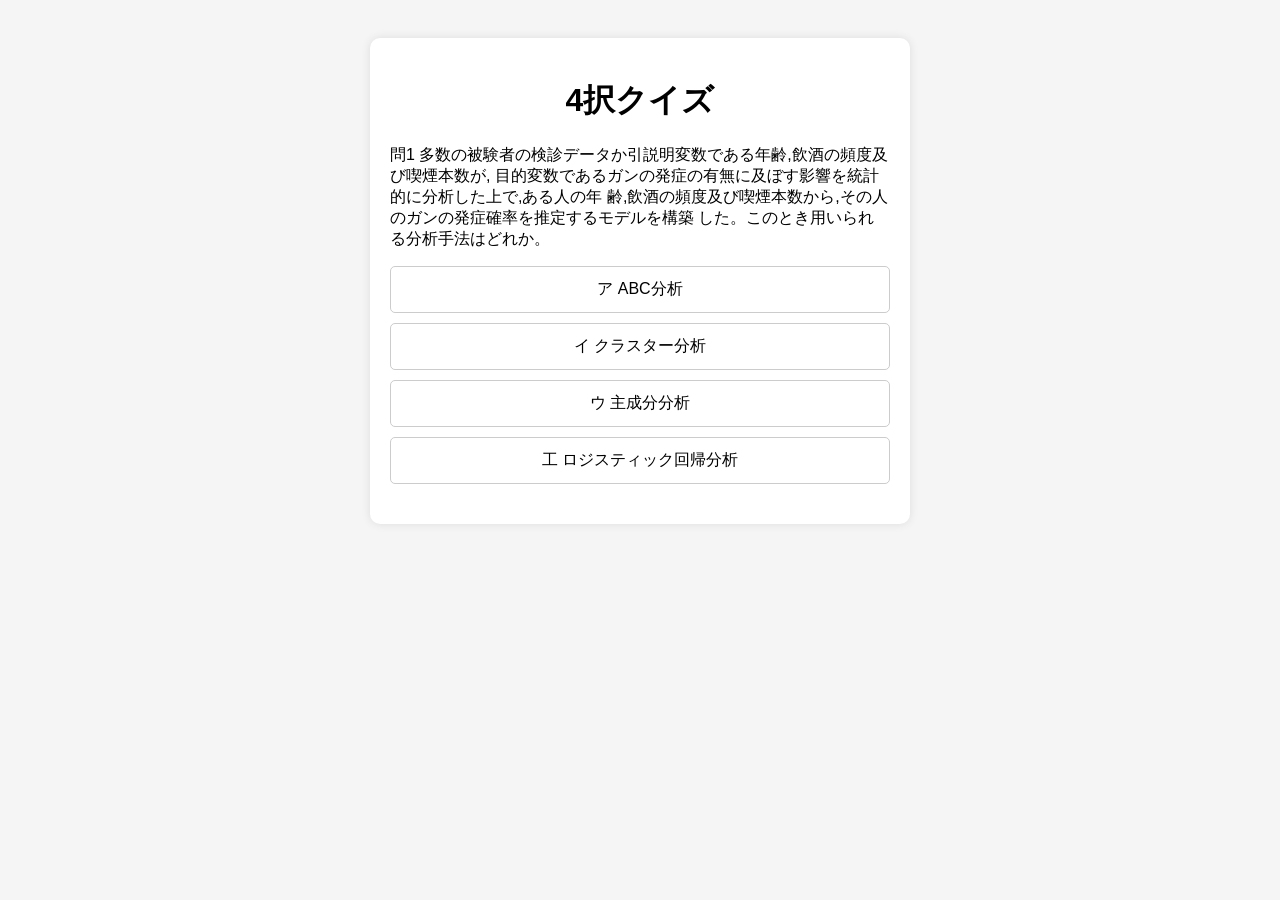
<file: Html/test20260517.html>
<!DOCTYPE html>
<html lang="ja">
<head>
  <meta charset="UTF-8">
  <meta name="viewport" content="width=device-width, initial-scale=1.0">
  <title>4択クイズ</title>

  <style>
    body{
      font-family: sans-serif;
      background:#f5f5f5;
      padding:30px;
    }

    .quiz-box{
      max-width:500px;
      margin:auto;
      background:white;
      padding:20px;
      border-radius:10px;
      box-shadow:0 0 10px rgba(0,0,0,0.1);
    }

    h1{
      text-align:center;
    }

    .choice{
      display:block;
      width:100%;
      margin:10px 0;
      padding:12px;
      font-size:16px;
      cursor:pointer;
      border:1px solid #ccc;
      border-radius:5px;
      background:white;
    }

    .choice:hover{
      background:#eef;
    }

    #result{
      margin-top:20px;
      font-size:20px;
      font-weight:bold;
      text-align:center;
    }

    .correct{
      color:green;
    }

    .wrong{
      color:red;
    }
  </style>
</head>
<body>

  <div class="quiz-box">

    <h1>4択クイズ</h1>

    <p id="question">
      問1 多数の被験者の検診データか引説明変数である年齢,飲酒の頻度及び喫煙本数が,
目的変数であるガンの発症の有無に及ぼす影響を統計的に分析した上で,ある人の年
齢,飲酒の頻度及び喫煙本数から,その人のガンの発症確率を推定するモデルを構築
した。このとき用いられる分析手法はどれか。
    </p>


    <button class="choice" onclick="checkAnswer(0)">ア ABC分析</button>
    <button class="choice" onclick="checkAnswer(1)">イ クラスター分析</button>
    <button class="choice" onclick="checkAnswer(2)">ウ 主成分分析</button>
    <button class="choice" onclick="checkAnswer(3)">工 ロジスティック回帰分析</button>

    <div id="result"></div>

  </div>

  <script>
    // 正解の番号
    const correctAnswer = 2;

    function checkAnswer(selected){

      const result = document.getElementById("result");

      if(selected === correctAnswer){
        result.textContent = "正解！";
        result.className = "correct";
      }else{
        result.textContent = "不正解...";
        result.className = "wrong";
      }
    }
  </script>

</body>
</html>
</file>
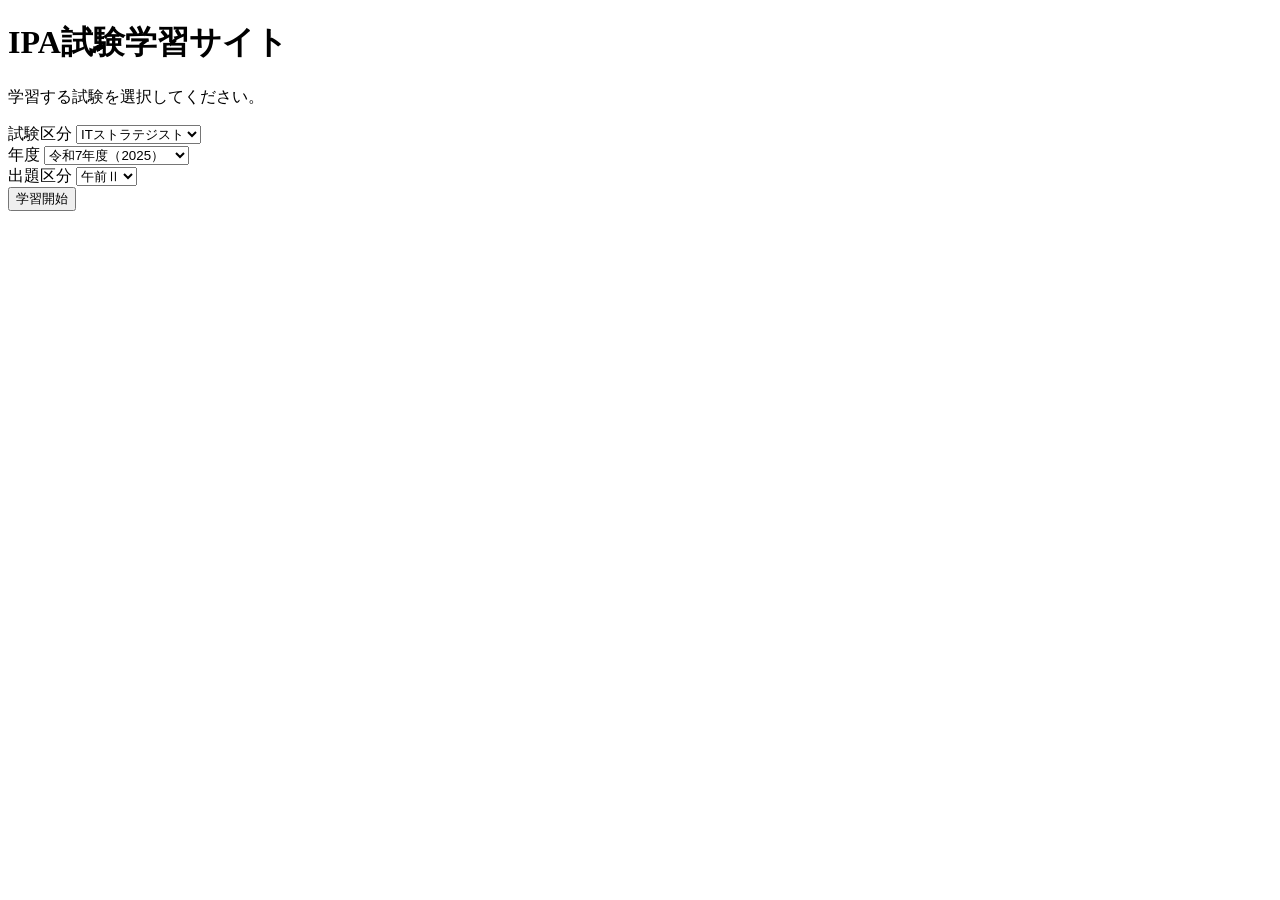
<file: STQuiz/start.html>
<!DOCTYPE html>
<html lang="ja">

<head>
    <meta charset="UTF-8">
    <meta name="viewport" content="width=device-width, initial-scale=1.0">

    <title>IPA試験学習サイト</title>

    <link rel="stylesheet" href="css/styletart-container {

            max-width: 700px;

            margin: 50px auto;

            padding: 30px;

            background: white;

            border-radius: 8px;
        }

        .form-group {

            margin-bottom: 20px;
        }

        .form-group label {

            display: block;

            margin-bottom: 8px;

            font-weight: bold;
        }

        .form-group select {

            width: 100%;

            padding: 10px;

            font-size: 1rem;
        }

        #startButton {

            width: 100%;

            padding: 12px;

            font-size: 1rem;
        }

    </style>

</head>

<body>

    <div class="start-container">

        <h1>IPA試験学習サイト</h1>

        <p>
            学習する試験を選択してください。
        </p>

        <div class="form-group">

            <label for="exam">
                試験区分
            </label>

            <select id="exam">

                <option value="ST">
                    ITストラテジスト
                </option>

            </select>

        </div>

        <div class="form-group">

            <label for="year">
                年度
            </label>

            <select id="year">

                <option value="2025">
                    令和7年度（2025）
                </option>
                <option value="2024">
                    令和6年度（2024）
                </option>
                <option value="2023">
                    令和5年度（2023）
                </option>
                <option value="2022">
                    令和4年度（2022）
                </option>
                <option value="2021">
                    令和3年度（2021）
                </option>
                <option value="2019">
                    令和元年度（2019）
                </option>
                <option value="2018">
                    平成30年度（2018）
                </option>
                <option value="2017">
                    平成29年度（2017）
                </option>
                <option value="2016">
                    平成28年度（2016）
                </option>
                <option value="2015">
                    平成27年度（2015）
                </option>
                <option value="2014">
                    平成26年度（2014）
                </option>
                <option value="2013">
                    平成25年度（2013）
                </option>
                <option value="2012">
                    平成24年度（2012）
                </option>
                <option value="2011">
                    平成23年度（2011）
                </option>
                <option value="2010">
                    平成22年度（2010）
                </option>
                <option value="2009">
                    平成21年度（2009）
                </option>

            </select>

        </div>

        <div class="form-group">

            <label for="section">
                出題区分
            </label>

            <select id="section">

                <option value="AM2">
                    午前Ⅱ
                </option>

            </select>

        </div>

        <button id="startButton">
            学習開始
        </button>

    </div>

    <script>

        document
            .getElementById("startButton")
            .addEventListener(
                "click",
                function () {

                    const exam =
                        document.getElementById("exam").value;

                    const year =
                        document.getElementById("year").value;

                    const section =
                        document.getElementById("section").value;

                    const selectedExam =
                        `${exam}${year}_${section}`;

                    localStorage.setItem(
                        "selectedExam",
                        selectedExam
                    );

                    location.href =
                        "index.html";
                }
            );

    </script>

</body>

</html>
</file>
<file: STQuiz/css/style.css>
﻿/* ========================================
   共通設定
======================================== */

* {
    margin: 0;
    padding: 0;
    box-sizing: border-box;
}

body {
    font-family: "Yu Gothic", "Meiryo", sans-serif;
    line-height: 1.8;
    background-color: #f5f7fa;
    color: #333;
    padding: 20px;
}

/* ========================================
   ヘッダー
======================================== */

header {
    background-color: #003366;
    color: white;
    padding: 20px;
    border-radius: 8px;
    margin-bottom: 20px;
}

header h1 {
    margin-bottom: 10px;
}

#examInfo {
    font-size: 0.95rem;
}

/* ========================================
   メインエリア
======================================== */

main {
    max-width: 1200px;
    margin: 0 auto;
}

/* ========================================
   問題番号
======================================== */

.question-header {
    background-color: white;
    padding: 15px;
    margin-bottom: 15px;
    border-radius: 8px;
}

#questionNo {
    color: #003366;
}

/* ========================================
   問題文
======================================== */

.question-area {
    background-color: white;
    padding: 20px;
    border-radius: 8px;
    margin-bottom: 20px;
}

#questionText {
    font-size: 1.1rem;
    margin-bottom: 20px;
}

/* ========================================
   図表・画像
======================================== */

.image-area {
    text-align: center;
    margin-top: 20px;
}

.image-area img {
    max-width: 100%;
    height: auto;
    border: 1px solid #cccccc;
    border-radius: 6px;
    background-color: white;
}

/* ========================================
   選択肢
======================================== */

.choice-area {
    background-color: white;
    padding: 20px;
    border-radius: 8px;
    margin-bottom: 20px;
}

.choice {
    display: block;
    padding: 12px;
    margin-bottom: 10px;
    border: 1px solid #dddddd;
    border-radius: 6px;
    cursor: pointer;
    transition: 0.3s;
}

.choice:hover {
    background-color: #eef5ff;
}

.choice input[type="radio"] {
    margin-right: 10px;
}

/* ========================================
   ボタン
======================================== */

.button-area {
    margin-bottom: 20px;
}

button {
    background-color: #003366;
    color: white;
    border: none;
    padding: 12px 24px;
    margin-right: 10px;
    border-radius: 6px;
    cursor: pointer;
    font-size: 1rem;
}

button:hover {
    background-color: #004c99;
}

button:disabled {
    background-color: #999999;
    cursor: not-allowed;
}

/* ========================================
   結果表示
======================================== */

#resultArea {
    background-color: white;
    padding: 20px;
    border-radius: 8px;
    margin-bottom: 20px;
}

#judge {
    font-size: 1.3rem;
    font-weight: bold;
    margin-bottom: 15px;
}

/* 正解 */
.correct {
    color: #0066cc;
}

/* 不正解 */
.incorrect {
    color: #cc0000;
}

#correctAnswer,
#category,
#keywords,
#syllabus,
#memorize {
    font-weight: bold;
}

#explanation {
    margin-top: 10px;
    margin-bottom: 20px;
    line-height: 2;
}

/* ========================================
   暗記ポイント
======================================== */

#memorize {
    color: #006600;
}

/* ========================================
   出典
======================================== */

#sourceArea {

    text-align: *ight;

    margin-top: 10px;

    *ont-size: 0.9rem;

    color: #666*66;
}

/* ========================================
   フッター
======================================== */

footer {
    max-width: 1200px;
    margin: 0 auto;
}

#scoreArea {
    background-color: white;
    padding: 15px;
    border-radius: 8px;
    font-weight: bold;
}

/* ========================================
   解説テーブル
======================================== */

table {
    width: 100%;
    border-collapse: collapse;
    margin-top: 10px;
    margin-bottom: 20px;
}

table th,
table td {
    border: 1px solid #cccccc;
    padding: 10px;
}

table th {
    background-color: #e6eef8;
}

/* ========================================
   キーワード表示
======================================== */

.keyword-tag {
    display: inline-block;
    background-color: #e6eef8;
    color: #003366;
    padding: 4px 10px;
    margin: 3px;
    border-radius: 12px;
    font-size: 0.9rem;
}

/* ========================================
   シラバス表示
======================================== */

.syllabus-tag {
    display: inline-block;
    background-color: #e8f5e9;
    color: #2e7d32;
    padding: 4px 10px;
    margin: 3px;
    border-radius: 12px;
    font-size: 0.9rem;
}

/* ========================================
   スマホ対応
======================================== */

@media screen and (max-width: 768px) {

    body {
        padding: 10px;
    }

    header h1 {
        font-size: 1.4rem;
    }

    #questionText {
        font-size: 1rem;
    }

    button {
        width: 100%;
        margin-bottom: 10px;
    }

    .choice {
        font-size: 0.95rem;
    }
}
</file>
